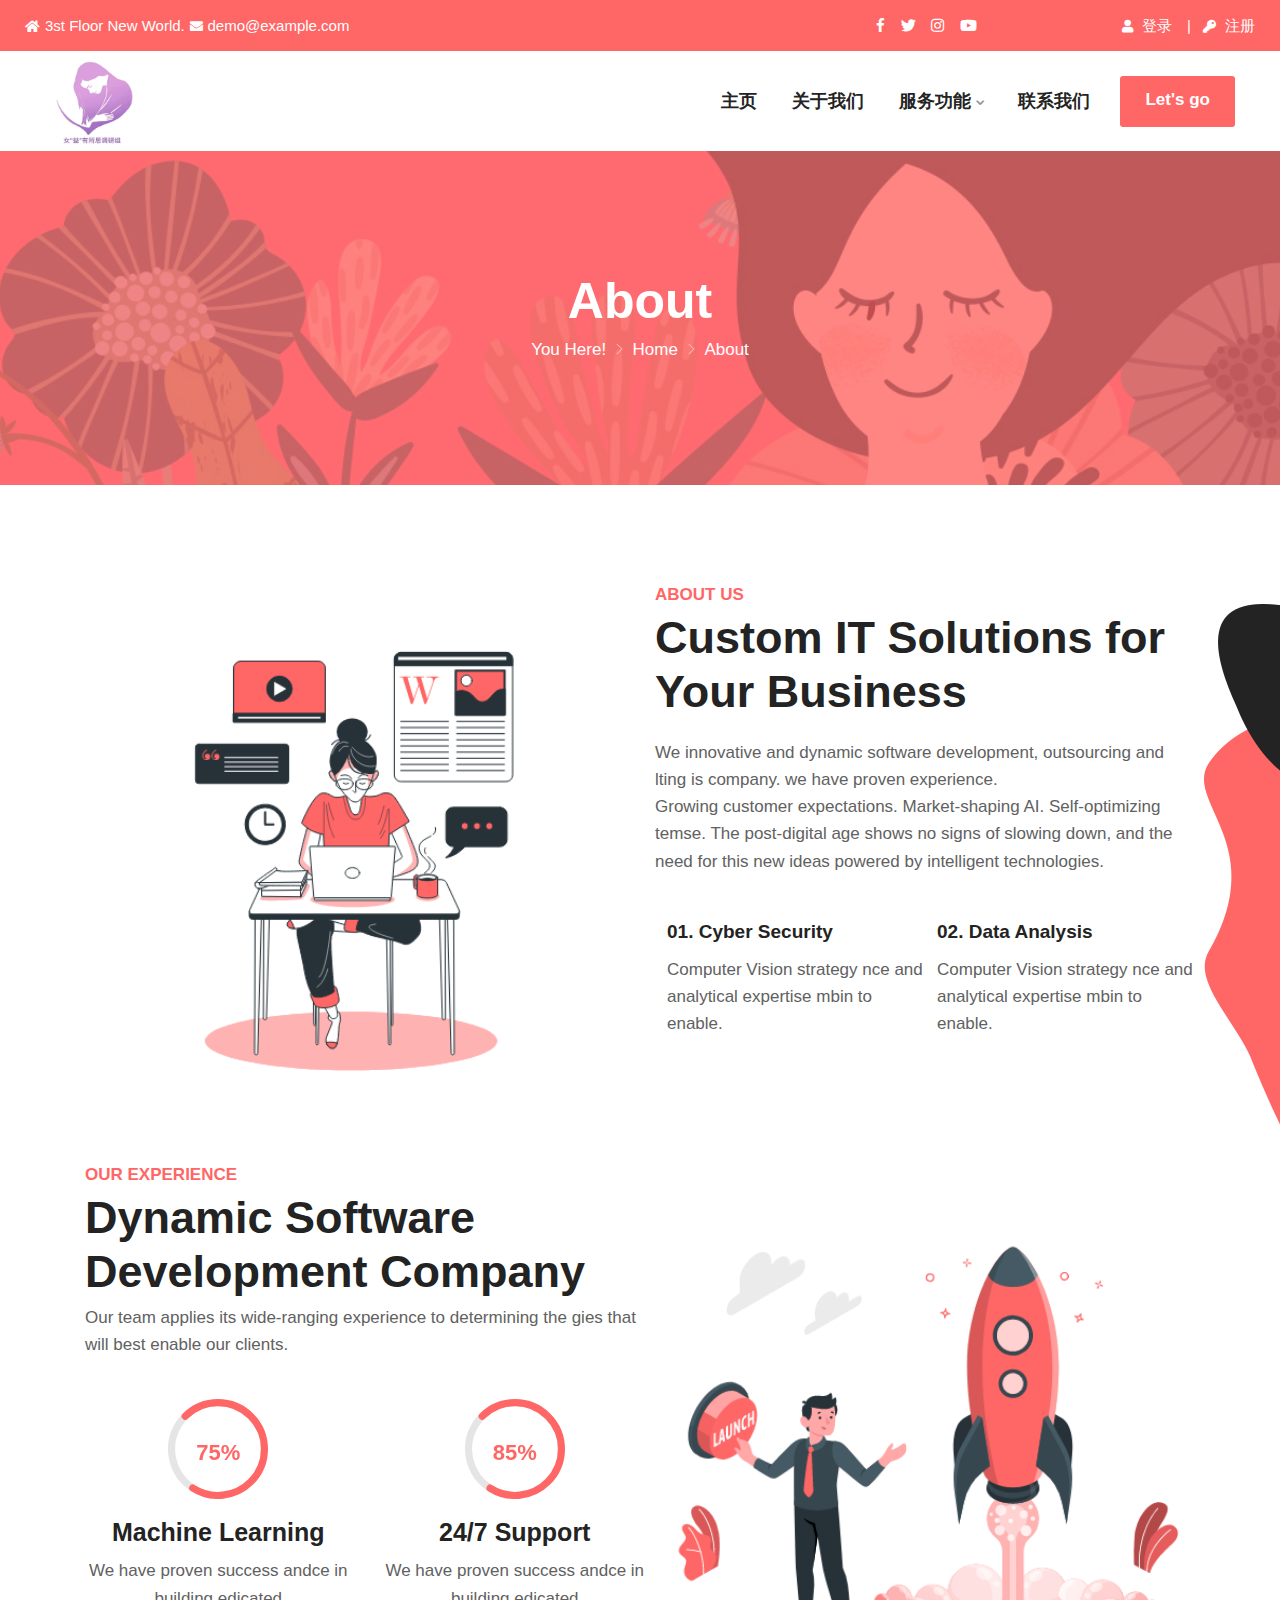
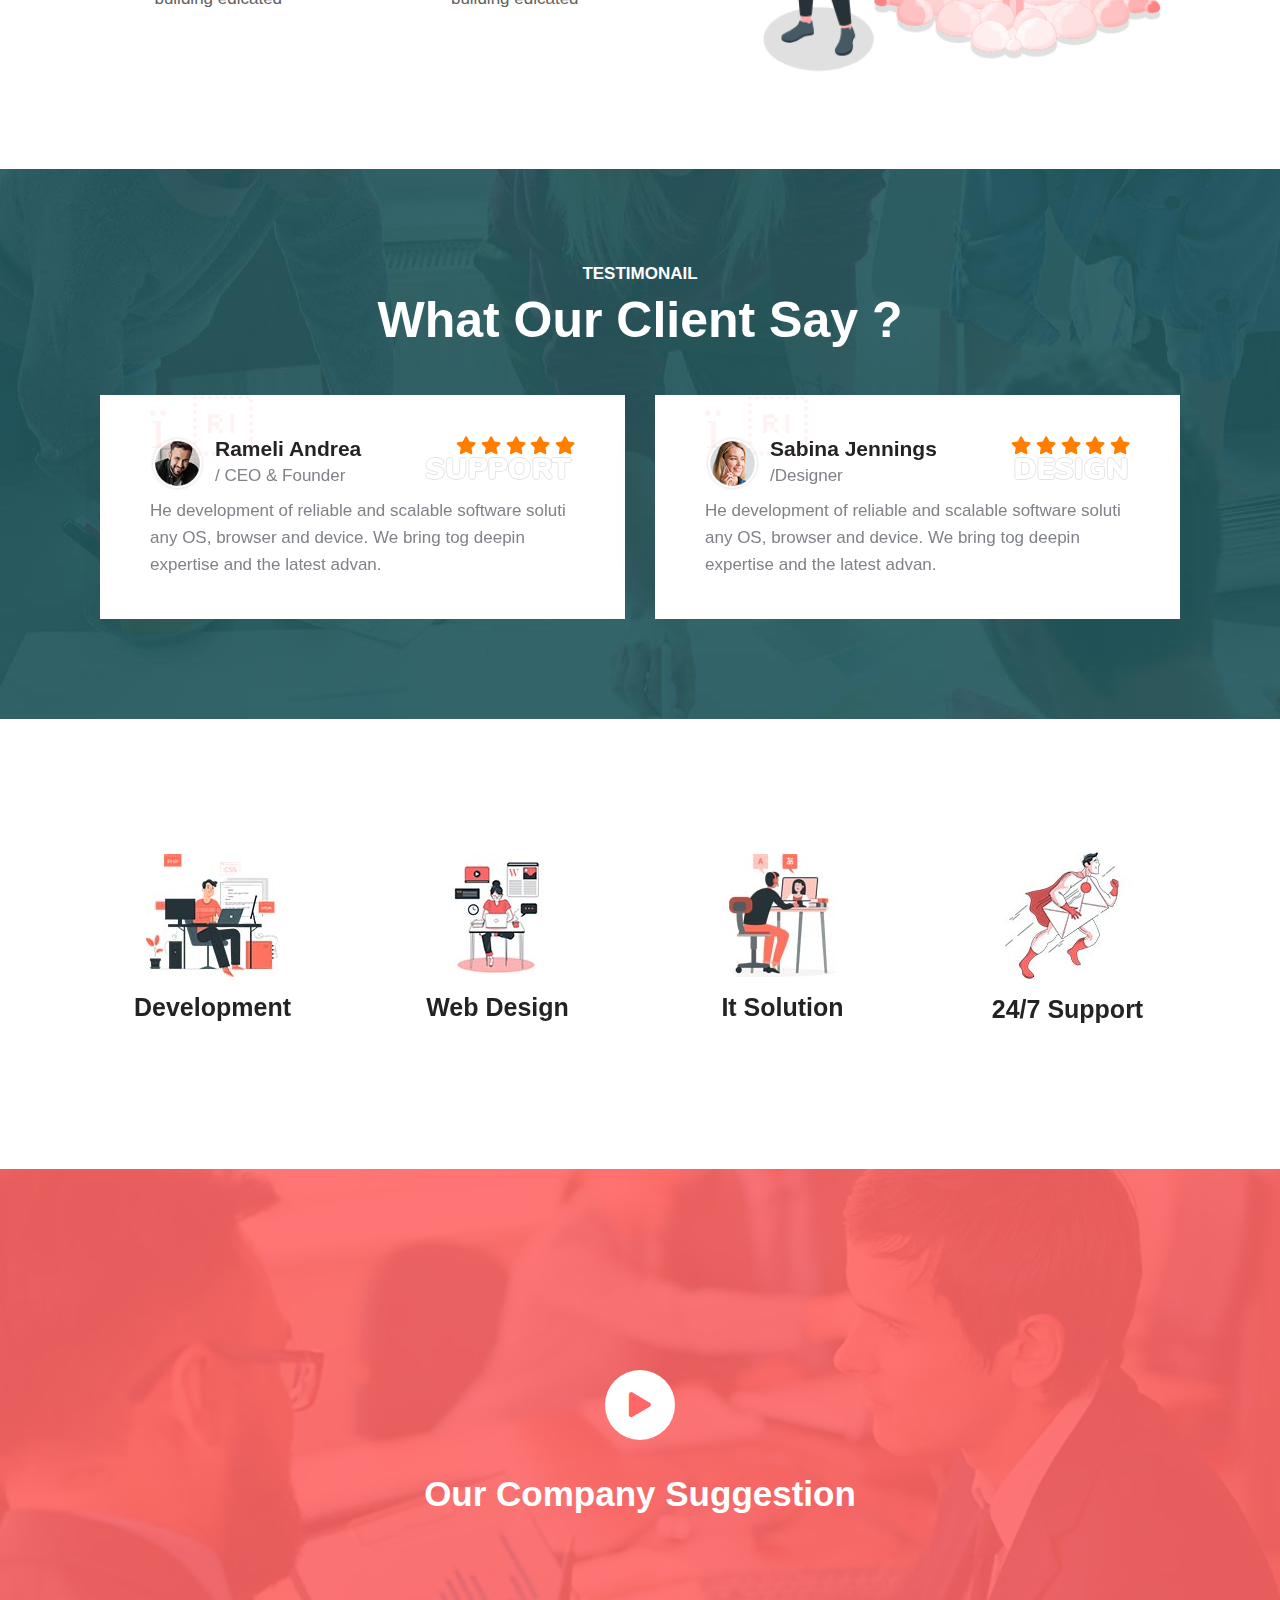
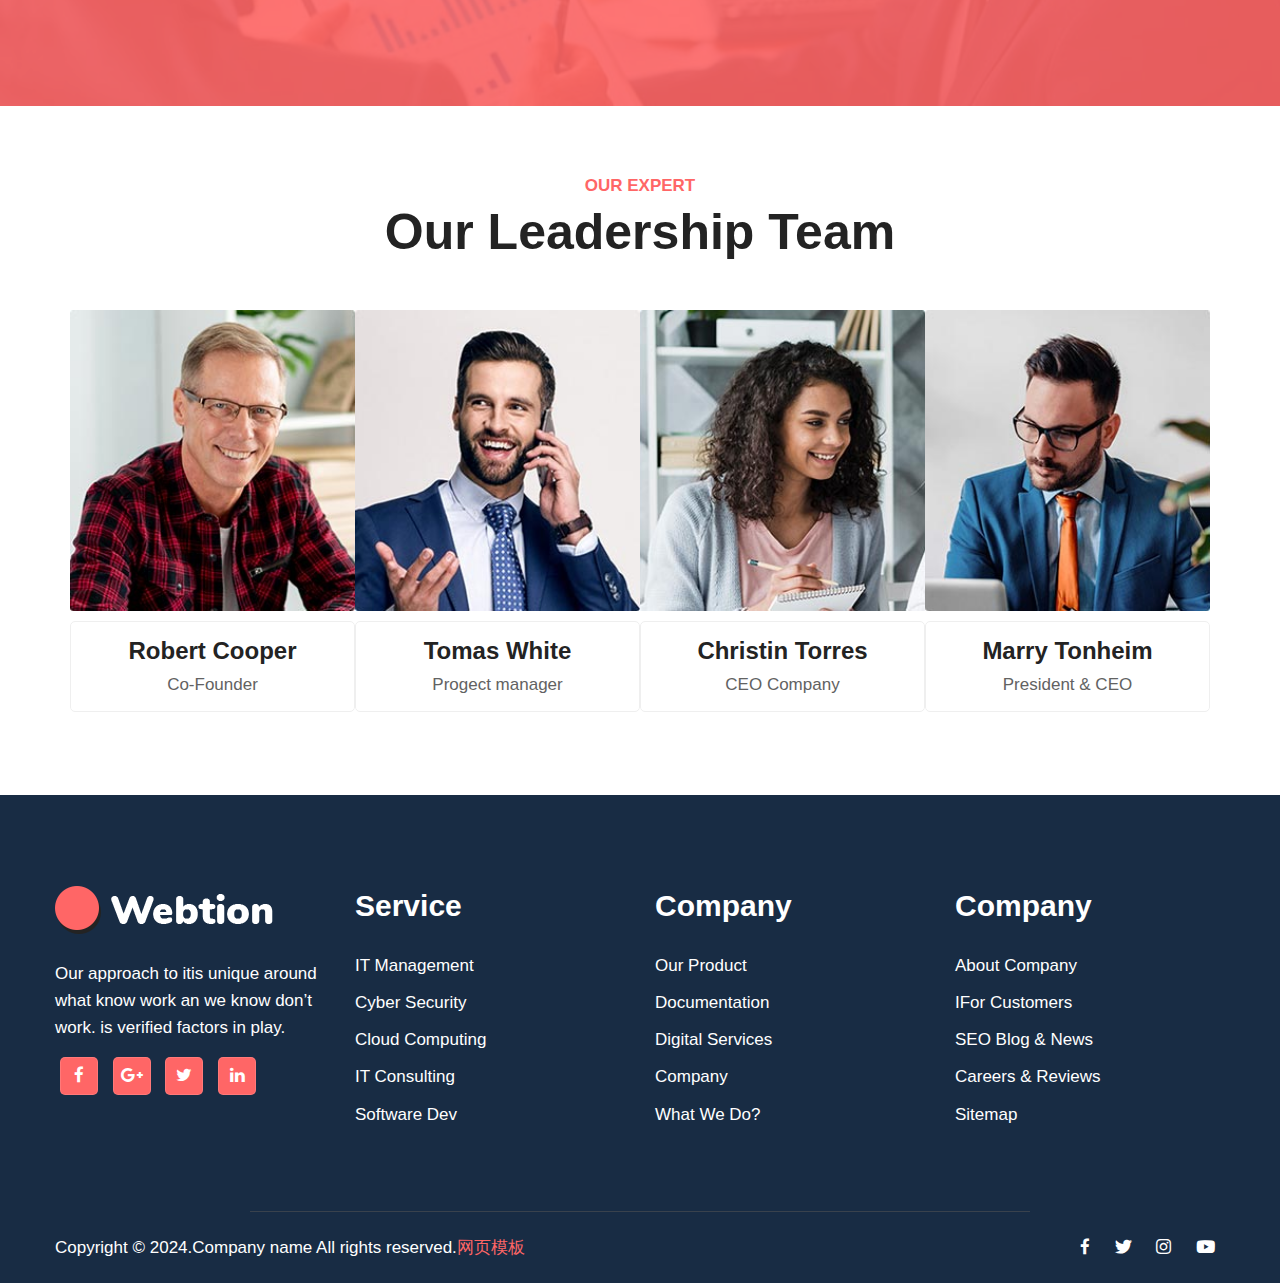
<file: about_us.html>
<!DOCTYPE html>
<html lang="en-US">
   <head>
      <title>女“益”有所思</title>
      <meta charset="utf-8">
      <meta name="format-detection" content="telephone=no">
      <meta name="viewport" content="width=device-width, height=device-height, initial-scale=1.0,  user-scalable=0">
      <meta http-equiv="X-UA-Compatible" content="IE=Edge">
      <meta name="keywords" content=" web design html template">
      <meta name="date" content="Dec 26">
      <!-- Favicon Icon -->
      
      <link rel="stylesheet" type="text/css" href="static/css/bootstrap.min.css">
      <link rel="stylesheet" type="text/css" href="static/css/venobox.css">
      <link rel="stylesheet" type="text/css" href="static/css/plugin_theme_css.css">
      <link rel="stylesheet" type="text/css" href="static/css/style.css">
      <link rel="stylesheet" type="text/css" href="static/css/responsive.css">
      <link rel="stylesheet" type="text/css" href="static/css/new_css.css">
      <!-- modernizr js -->
      <script src="static/js/modernizr-2.8.3.min.js"></script>
   </head>
   <body>
   <div class="em40_header_area_main">
      <div class="webtion-header-top">
         <div class="container-fluid">
            <div class="row">
               <div class="col-lg-8 col-md-7 col-sm-12">
                  <div class="top-address menu_17">
                     <p>
                        <span><i class="fas fa-home"></i>3st Floor New World.</span>
                        <a href="#"><i class="fas fa-envelope"></i>demo@example.com</a>
                     </p>
                  </div>
               </div>
               <div class="col-lg-2 col-md-1 col-sm-12">
                  <div class="top-right-menu ">
                     <ul class="social-icons text-left menu_17 text_m_right ">
                        <li><a href="#"><i class="fa fa-facebook-f"></i></a></li>
                        <li><a href="#"><i class="fab fa-twitter"></i></a></li>
                        <li><a href="#"><i class="fab fa-instagram"></i></a></li>
                        <li><a href="#"><i class="fab fa-youtube"></i></a></li>
                     </ul>
                  </div>
               </div>
               <div class="col-lg-2 col-md-4 col-sm-12">
                  <div class="top-address em-login text-right text_m_center">
                     <p>
                        <a href="#"><i class="fas fa-user"></i> 登录</a>
                        <a href="#"><i class="fas fa-key"></i> 注册</a>
                     </p>
                  </div>
               </div>
            </div>
         </div>
      </div>
      <div class="webtion-main-menu one_page hidden-xs hidden-sm witr_h_h10">
         <div class="webtion_nav_area scroll_fixed postfix">
            <div class="container-fluid">
               <div class="row logo-left">
                  <div class="col-md-2 col-sm-2 col-xs-2">
                     <div class="logo">
                        <a class="main_sticky_main_l" href="" title="textril">
                           <img src="static/picture/logo_wo1.jpg" alt="textril" class="logo_wo1">
                        </a>
                        <a class="main_sticky_l" href="" title="textril">
                           <img src="static/picture/logo2.png" alt="textril">
                        </a>
                     </div>
                  </div>
                  <!-- MAIN MENU -->
                  <div class="col-md-10 col-sm-10 col-xs-10 tx_menu_together">
                     <nav class="webtion_menu main-search-menu">
                        <ul class="sub-menu">
                           <li>
                              <a href="index.html">主页</a>
                           </li>
                           <li><a href="about.html">关于我们</a></li>
                           <!--                              <li class="menu-item-has-children">-->
                           <!--                                 <a href="#">Solution</a>-->
                           <!--                                 <ul class="sub-menu">-->
                           <!--                                    <li><a href="it_solution.html">IT Solution</a></li>-->
                           <!--                                    <li><a href="managed_it_services.html">Managed IT Services</a></li>-->
                           <!--                                    <li><a href="business_solutions.html">Business Solutions</a></li>-->
                           <!--                                    <li><a href="industries_it.html">Industries IT</a></li>-->
                           <!--                                 </ul>-->
                           <!--                              </li>-->
                           <!--							  <li class="menu-item-has-children">-->
                           <!--                                 <a href="#">Page</a>-->
                           <!--                                 <ul class="sub-menu">-->
                           <!--									<li class="menu-item-has-children">-->
                           <!--										<a href="#">Elements</a>-->
                           <!--										<ul class="sub-menu">-->
                           <!--											<li><a href="service_box.html">Service Box</a></li>-->
                           <!--											<li><a href="feature_box.html">Feature Box</a></li>-->
                           <!--											<li><a href="testimonial.html">Testimonial</a></li>-->
                           <!--											<li><a href="countdown.html">Countdown</a></li>-->
                           <!--											<li><a href="counter.html">Counter</a></li>-->
                           <!--											<li><a href="pricing.html">Pricing</a></li>-->
                           <!--											<li><a href="typography.html">Typography</a></li>-->
                           <!--											<li><a href="skill.html">Skill</a></li>-->
                           <!--											<li><a href="custom_icon_list.html">Custom Icon List</a></li>-->
                           <!--											<li><a href="coming_soon.html">Coming Soon</a></li>-->
                           <!--										</ul>-->
                           <!--									</li>-->
                           <!--                                    <li><a href="why_choose.html">Why Choose Us</a></li>-->
                           <!--									<li class="menu-item-has-children">-->
                           <!--										<a href="#">Portfolio</a>-->
                           <!--										<ul class="sub-menu">-->
                           <!--											<li><a href="portfolio_2column.html">Portfolio 2Column</a></li>-->
                           <!--											<li><a href="portfolio_3column.html">Portfolio 3Column</a></li>-->
                           <!--											<li><a href="portfolio_4column.html">Portfolio 4Column</a></li>-->
                           <!--										</ul>-->
                           <!--									</li>-->
                           <!--                                    <li><a href="service_style.html">Service Style</a></li>-->
                           <!--									<li class="menu-item-has-children">-->
                           <!--										<a href="#">Team</a>-->
                           <!--										<ul class="sub-menu">-->
                           <!--											<li><a href="team_1.html">Team 1</a></li>-->
                           <!--											<li><a href="team_2.html">Team 2</a></li>-->
                           <!--											<li><a href="team_3.html">Team 3</a></li>-->
                           <!--											<li><a href="single_team.html">Single Team</a></li>-->
                           <!--										</ul>-->
                           <!--									</li>-->
                           <!--                                    <li><a href="tab_page.html">Tab Page</a></li>-->
                           <!--                                    <li><a href="faq_page.html">Faq Page</a></li>-->
                           <!--                                 </ul>-->
                           <!--                              </li>-->
                           <li class="menu-item-has-children">
                              <a href="#">服务功能</a>
                              <ul class="sub-menu">
                                 <li><a href="service_mode.html">服务模式</a></li>
                                 <li><a href="data_visual.html">数据可视化</a></li>
                                 <li><a href="sick.html">疾病介绍与预防</a></li>
                              </ul>
                           </li>
                           <li><a href="contact_us.html">联系我们</a></li>
                        </ul>
                     </nav>
                     <div class="donate-btn-header">
                        <a class="dtbtn" href="#">Let's go</a>
                     </div>
                  </div>
               </div>
            </div>
         </div>
      </div>
   </div>
      <!-- mobile menu -->
      <div class="mobile_logo_area">
         <div class="container">
            <div class="row">
               <div class="col-12">
                  <div class="mobilemenu_con">
                     <div class="mobile_menu_logo text-center">
                        <a href="index.html" title="webtion">
                        <img src="static/picture/logo1.png" alt="webtion">
                        </a>
                     </div>
                     <div class="mobile_menu_option">
                        <div class="mobile_menu_o mobile_opicon">
                           <i class="icofont-navigation-menu openclass"></i>
                        </div>
                        <div class="mobile_menu_inner mobile_p">
                           <div class="mobile_menu_content">
                              <div class="mobile_menu_logo text-center">
                                 <a href="index.html" title="webtion">
                                 <img src="static/picture/logo1.png" alt="webtion">
                                 </a>
                              </div>
                              <div class="menu_area mobile-menu">
                                 <nav class="webtion_menu">
                                    <ul class="sub-menu">
                                       <li class="menu-item-has-children">
                                          <a href="#">Home</a>
                                          <ul class="sub-menu">
                                             <li><a href="index.html">Home Page One</a></li>
                                             <li><a href="index_2.html">Home Page Two</a></li>
                                             <li><a href="video_page.html">Home Video Page</a></li>
                                             <li><a href="landing_page.html">Home One Page</a></li>
                                          </ul>
                                       </li>
                                       <li><a href="">About</a></li>
                                       <li class="menu-item-has-children">
                                          <a href="#">Solution</a>
                                          <ul class="sub-menu">
                                             <li><a href="it_solution.html">IT Solution</a></li>
                                             <li><a href="managed_it_services.html">Managed IT Services</a></li>
                                             <li><a href="business_solutions.html">Business Solutions</a></li>
                                             <li><a href="industries_it.html">Industries IT</a></li>
                                          </ul>
                                       </li>
                                       <li class="menu-item-has-children">
                                          <a href="#">Page</a>
                                          <ul class="sub-menu">
                                             <li class="menu-item-has-children">
                                                <a href="#">Elements</a>
                                                <ul class="sub-menu">
                                                   <li><a href="service_box.html">Service Box</a></li>
                                                   <li><a href="feature_box.html">Feature Box</a></li>
                                                   <li><a href="testimonial.html">Testimonial</a></li>
                                                   <li><a href="countdown.html">Countdown</a></li>
                                                   <li><a href="counter.html">Counter</a></li>
                                                   <li><a href="pricing.html">Pricing</a></li>
                                                   <li><a href="typography.html">Typography</a></li>
                                                   <li><a href="skill.html">Skill</a></li>
                                                   <li><a href="custom_icon_list.html">Custom Icon List</a></li>
                                                   <li><a href="coming_soon.html">Coming Soon</a></li>
                                                </ul>
                                             </li>
                                             <li><a href="why_choose.html">Why Choose Us</a></li>
                                             <li class="menu-item-has-children">
                                                <a href="#">Portfolio</a>
                                                <ul class="sub-menu">
                                                   <li><a href="portfolio_2column.html">Portfolio 2Column</a></li>
                                                   <li><a href="portfolio_3column.html">Portfolio 3Column</a></li>
                                                   <li><a href="portfolio_4column.html">Portfolio 4Column</a></li>
                                                </ul>
                                             </li>
                                             <li><a href="service_style.html">Service Style</a></li>
                                             <li class="menu-item-has-children">
                                                <a href="#">Team</a>
                                                <ul class="sub-menu">
                                                   <li><a href="team_1.html">Team 1</a></li>
                                                   <li><a href="team_2.html">Team 2</a></li>
                                                   <li><a href="team_3.html">Team 3</a></li>
                                                   <li><a href="single_team.html">Single Team</a></li>
                                                </ul>
                                             </li>
                                             <li><a href="tab_page.html">Tab Page</a></li>
                                             <li><a href="faq_page.html">Faq Page</a></li>
                                          </ul>
                                       </li>
                                       <li class="menu-item-has-children">
                                          <a href="#">Blog</a>
                                          <ul class="sub-menu">
                                             <li><a href="service_mode.html">Blog Grid</a></li>
                                             <li><a href="data_visual.html">Blog Left Sidebar</a></li>
                                             <li><a href="sick.html">Blog Right Sidebar</a></li>
                                          </ul>
                                       </li>
                                       <li><a href="contact_us.html">Contact</a></li>
                                    </ul>
                                 </nav>
                              </div>
                              <div class="mobile_menu_o mobile_cicon">
                                 <i class="icofont-close closeclass"></i>
                              </div>
                           </div>
                        </div>
                        <div class="mobile_overlay"></div>
                     </div>
                  </div>
               </div>
            </div>
         </div>
      </div>
      <!-- End Mobile Menu -->
      <!-- breadcumb area -->
      <div class="breadcumb-area">
         <div class="container">
            <div class="row">
               <div class="col-md-12 txtc  text-center ccase">
                  <div class="brpt">
                     <h2>About</h2>
                  </div>
                  <div class="breadcumb-inner">
                     <ul>
                        <li>You here! <i class="icofont-thin-right"></i></li>
                        <li><a href="#">Home</a></li>
                        <li><i class="icofont-thin-right"></i></li>
                        <li><span class="current">About</span></li>
                     </ul>
                  </div>
               </div>
            </div>
         </div>
      </div>
      <!-- End breadcumb area -->
      <!-- about area -->
      <div class="wb_ab_area ab_page_ab">
         <div class="container">
            <div class="row">
               <div class="col-lg-6 col-md-6">
                  <div class="wb_img_area">
                     <div class="single_image_area">
                        <div class="single_image">
                           <img src="static/picture/about.gif" alt="image">
                        </div>
                     </div>
                  </div>
               </div>
               <div class="col-lg-6 col-md-6">
                  <div class="if_ab_witr">
                     <div class="witr_text_widget">
                        <div class="witr_text_widget_inner">
                           <h1>About Us</h1>
                           <h2>Custom IT Solutions for Your Business</h2>
                           <p>We innovative and dynamic software development, outsourcing and lting is company. we have proven experience.<br> Growing customer expectations. Market-shaping AI. Self-optimizing temse. The post-digital age shows no signs of slowing down, and the need for this new ideas powered by intelligent technologies.</p>
                        </div>
                     </div>
                     <div class="ab_bttm_cont">
                        <div class="em-service2 sleft all_color_service">
                           <div class="em_service_content ">
                              <div class="em_single_service_text">
                                 <div class="text_box">
                                    <div class="service_top_text">
                                       <div class="em-service-icon">
                                       </div>
                                    </div>
                                    <div class="em-service-inner">
                                       <div class="em-service-title">
                                          <h3>01. Cyber Security </h3>
                                       </div>
                                       <div class="em-service-desc">
                                          <p>Computer Vision strategy nce and analytical expertise mbin to enable. </p>
                                       </div>
                                    </div>
                                 </div>
                              </div>
                           </div>
                        </div>
                        <div class="em-service2 sleft all_color_service">
                           <div class="em_service_content ">
                              <div class="em_single_service_text">
                                 <div class="text_box">
                                    <div class="service_top_text">
                                       <div class="em-service-icon">
                                       </div>
                                    </div>
                                    <div class="em-service-inner">
                                       <div class="em-service-title">
                                          <h3>02. Data Analysis</h3>
                                       </div>
                                       <div class="em-service-desc">
                                          <p>Computer Vision strategy nce and analytical expertise mbin to enable. </p>
                                       </div>
                                    </div>
                                 </div>
                              </div>
                           </div>
                        </div>
                     </div>
                  </div>
               </div>
            </div>
         </div>
      </div>
      <!-- circle area -->
      <div class="wb_cir_area ab_page_cir">
         <div class="container">
            <div class="row">
               <div class="col-lg-6 col-md-6">
                  <div class="cir_left">
                     <div class="witr_text_widget">
                        <div class="witr_text_widget_inner">
                           <h1>Our Experience</h1>
                           <h2>Dynamic Software Development Company</h2>
                           <p>Our team applies its wide-ranging experience to determining the gies that will best enable our clients.</p>
                        </div>
                     </div>
                     <div class="row">
                        <div class="col-lg-6">
                           <div class="witr_circle_area">
                              <div class="witr_cp_class witr_id1">
                                 <span class="witr_cir_text">75%</span>
                              </div>
                              <div class="witr_circle_title">
                                 <h3>Machine Learning </h3>
                              </div>
                              <p>We have proven success andce in building edicated </p>
                           </div>
                        </div>
                        <div class="col-lg-6">
                           <div class="witr_circle_area">
                              <div class="witr_cp_class witr_id1">
                                 <span class="witr_cir_text">85%</span>
                              </div>
                              <div class="witr_circle_title">
                                 <h3>24/7 Support</h3>
                              </div>
                              <p>We have proven success andce in building edicated </p>
                           </div>
                        </div>
                     </div>
                  </div>
               </div>
               <div class="col-lg-6 col-md-6">
                  <div class="cir_witr">
                     <div class="single_image_area">
                        <div class="single_image">
                           <img src="static/picture/exprence.gif" alt="image">
                        </div>
                     </div>
                  </div>
               </div>
            </div>
         </div>
      </div>
      <!-- testimonial area -->
      <div class="wb_test_area">
         <div class="container">
            <div class="row">
               <div class="col-lg-12">
                  <div class="witr_section_title">
                     <div class="witr_section_title_inner text-center">
                        <h2>Testimonail</h2>
                        <h3>What Our Client Say ? </h3>
                     </div>
                  </div>
                  <div class="test_active tshover">
                     <!-- 1 single testimonial -->
                     <div class="witr_testi_itemt testi-width all_color_testimonial">
                        <div class="em_single_testimonial">
                           <div class="em_testi_logo">
                              <div class="em_testilogo_inner">
                                 <img src="static/picture/tes1.png" alt="image">	
                              </div>
                           </div>
                           <div class="em_test_thumb test-part">
                              <img src="static/picture/te1.png" alt="image">									
                           </div>
                           <div class="witr_testi_box">
                              <div class="em_testi_title">
                                 <h2>Rameli Andrea <span>/ CEO & Founder</span></h2>
                              </div>
                              <div class="test-part witr_test_3">
                                 <ul>
                                    <li>
                                       <div class="em_crating">
                                          <i class="fas fa-star active"></i>
                                          <i class="fas fa-star active"></i>
                                          <i class="fas fa-star active"></i>
                                          <i class="fas fa-star active"></i>
                                          <i class="fas fa-star active"></i>
                                       </div>
                                    </li>
                                 </ul>
                              </div>
                              <div class="em_testi_content">
                                 <div class="em_testi_text">
                                    <p>He development of reliable and scalable software soluti any OS, browser and device. We bring tog deepin expertise and the latest advan.</p>
                                 </div>
                              </div>
                           </div>
                        </div>
                     </div>
                     <!-- 2 single testimonial -->
                     <div class="witr_testi_itemt testi-width all_color_testimonial">
                        <div class="em_single_testimonial">
                           <div class="em_testi_logo">
                              <div class="em_testilogo_inner">
                                 <img src="static/picture/tes2.png" alt="image">	
                              </div>
                           </div>
                           <div class="em_test_thumb test-part">
                              <img src="static/picture/te2.png" alt="image">									
                           </div>
                           <div class="witr_testi_box">
                              <div class="em_testi_title">
                                 <h2>Sabina Jennings <span>/Designer</span></h2>
                              </div>
                              <div class="test-part witr_test_3">
                                 <ul>
                                    <li>
                                       <div class="em_crating">
                                          <i class="fas fa-star active"></i>
                                          <i class="fas fa-star active"></i>
                                          <i class="fas fa-star active"></i>
                                          <i class="fas fa-star active"></i>
                                          <i class="fas fa-star active"></i>
                                       </div>
                                    </li>
                                 </ul>
                              </div>
                              <div class="em_testi_content">
                                 <div class="em_testi_text">
                                    <p>He development of reliable and scalable software soluti any OS, browser and device. We bring tog deepin expertise and the latest advan.</p>
                                 </div>
                              </div>
                           </div>
                        </div>
                     </div>
                     <!-- 3 single testimonial -->
                     <div class="witr_testi_itemt testi-width all_color_testimonial">
                        <div class="em_single_testimonial">
                           <div class="em_testi_logo">
                              <div class="em_testilogo_inner">
                                 <img src="static/picture/tes1.png" alt="image">	
                              </div>
                           </div>
                           <div class="em_test_thumb test-part">
                              <img src="static/picture/te1.png" alt="image">									
                           </div>
                           <div class="witr_testi_box">
                              <div class="em_testi_title">
                                 <h2>Chicana males <span>/ CEO & Founder</span></h2>
                              </div>
                              <div class="test-part witr_test_3">
                                 <ul>
                                    <li>
                                       <div class="em_crating">
                                          <i class="fas fa-star active"></i>
                                          <i class="fas fa-star active"></i>
                                          <i class="fas fa-star active"></i>
                                          <i class="fas fa-star active"></i>
                                          <i class="fas fa-star active"></i>
                                       </div>
                                    </li>
                                 </ul>
                              </div>
                              <div class="em_testi_content">
                                 <div class="em_testi_text">
                                    <p>He development of reliable and scalable software soluti any OS, browser and device. We bring tog deepin expertise and the latest advan.</p>
                                 </div>
                              </div>
                           </div>
                        </div>
                     </div>
                     <!-- 4 single testimonial -->
                     <div class="witr_testi_itemt testi-width all_color_testimonial">
                        <div class="em_single_testimonial">
                           <div class="em_testi_logo">
                              <div class="em_testilogo_inner">
                                 <img src="static/picture/tes2.png" alt="image">	
                              </div>
                           </div>
                           <div class="em_test_thumb test-part">
                              <img src="static/picture/te2.png" alt="image">									
                           </div>
                           <div class="witr_testi_box">
                              <div class="em_testi_title">
                                 <h2>David miller <span>/Designer</span></h2>
                              </div>
                              <div class="test-part witr_test_3">
                                 <ul>
                                    <li>
                                       <div class="em_crating">
                                          <i class="fas fa-star active"></i>
                                          <i class="fas fa-star active"></i>
                                          <i class="fas fa-star active"></i>
                                          <i class="fas fa-star active"></i>
                                          <i class="fas fa-star active"></i>
                                       </div>
                                    </li>
                                 </ul>
                              </div>
                              <div class="em_testi_content">
                                 <div class="em_testi_text">
                                    <p>He development of reliable and scalable software soluti any OS, browser and device. We bring tog deepin expertise and the latest advan.</p>
                                 </div>
                              </div>
                           </div>
                        </div>
                     </div>
                  </div>
               </div>
            </div>
         </div>
      </div>
      <!-- 3d area -->
      <div class="wb_3d_area ab_page_3d">
         <div class="container">
            <div class="row">
               <!-- 1 single item -->
               <div class="col-lg-3 col-md-6">
                  <div class="witr_skill_3d witr_skill_con_3d">
                     <div class="witr_single_skill_3d all_skill_color text-center">
                        <!-- fontent -->
                        <div class="witr_skill_front_3d">
                           <div class="witr_skill_position">
                              <div class="witr_skill_content_3d">
                                 <div class="witr_skill_thumb_3d">
                                    <img src="static/picture/sk1.jpg" alt="image">
                                 </div>
                                 <h3>Development </h3>
                              </div>
                           </div>
                        </div>
                        <!-- bekend -->
                        <div class="witr_skill_back_3d">
                           <div class="witr_skill_position">
                              <div class="witr_skill_content_3d">
                                 <h4 class="counter">95</h4>
                                 <span>%</span>
                                 <h3>Development </h3>
                                 <p>See to the integrity and security of your medical is records design </p>
                              </div>
                           </div>
                        </div>
                     </div>
                  </div>
               </div>
               <!-- 2 single item -->
               <div class="col-lg-3 col-md-6">
                  <div class="witr_skill_3d witr_skill_con_3d">
                     <div class="witr_single_skill_3d all_skill_color text-center">
                        <!-- fontent -->
                        <div class="witr_skill_front_3d">
                           <div class="witr_skill_position">
                              <div class="witr_skill_content_3d">
                                 <div class="witr_skill_thumb_3d">
                                    <img src="static/picture/sk2.jpg" alt="image">
                                 </div>
                                 <h3>Web Design</h3>
                              </div>
                           </div>
                        </div>
                        <!-- bekend -->
                        <div class="witr_skill_back_3d">
                           <div class="witr_skill_position">
                              <div class="witr_skill_content_3d">
                                 <h4 class="counter">98</h4>
                                 <span>%</span>
                                 <h3>Web Design</h3>
                                 <p>See to the integrity and security of your medical is records design </p>
                              </div>
                           </div>
                        </div>
                     </div>
                  </div>
               </div>
               <!-- 3 single item -->
               <div class="col-lg-3 col-md-6">
                  <div class="witr_skill_3d witr_skill_con_3d">
                     <div class="witr_single_skill_3d all_skill_color text-center">
                        <!-- fontent -->
                        <div class="witr_skill_front_3d">
                           <div class="witr_skill_position">
                              <div class="witr_skill_content_3d">
                                 <div class="witr_skill_thumb_3d">
                                    <img src="static/picture/sk3.jpg" alt="image">
                                 </div>
                                 <h3>It Solution</h3>
                              </div>
                           </div>
                        </div>
                        <!-- bekend -->
                        <div class="witr_skill_back_3d">
                           <div class="witr_skill_position">
                              <div class="witr_skill_content_3d">
                                 <h4 class="counter">95</h4>
                                 <span>%</span>
                                 <h3>It Solution</h3>
                                 <p>See to the integrity and security of your medical is records design </p>
                              </div>
                           </div>
                        </div>
                     </div>
                  </div>
               </div>
               <!-- 4 single item -->
               <div class="col-lg-3 col-md-6">
                  <div class="witr_skill_3d witr_skill_con_3d">
                     <div class="witr_single_skill_3d all_skill_color text-center">
                        <!-- fontent -->
                        <div class="witr_skill_front_3d">
                           <div class="witr_skill_position">
                              <div class="witr_skill_content_3d">
                                 <div class="witr_skill_thumb_3d">
                                    <img src="static/picture/sk4.jpg" alt="image">
                                 </div>
                                 <h3>24/7 Support</h3>
                              </div>
                           </div>
                        </div>
                        <!-- bekend -->
                        <div class="witr_skill_back_3d">
                           <div class="witr_skill_position">
                              <div class="witr_skill_content_3d">
                                 <h4 class="counter">100</h4>
                                 <span>%</span>
                                 <h3>24/7 Support</h3>
                                 <p>See to the integrity and security of your medical is records design </p>
                              </div>
                           </div>
                        </div>
                     </div>
                  </div>
               </div>
            </div>
         </div>
      </div>
      <!-- video area -->
      <div class="h2_vd_area">
         <div class="container">
            <div class="row">
               <div class="col-lg-12">
                  <div class="video-part">
                     <div class="video-overlay witr_all_color_v">
                        <div class="video-item text-center">
                           <a class="video-popup video-vemo-icon venobox vbox-item" data-vbtype="youtube" data-autoplay="true" href="#">
                           <i class="fas fa-play"></i>											
                           </a>
                           <h3>Our Company Suggestion </h3>
                        </div>
                     </div>
                  </div>
               </div>
            </div>
         </div>
      </div>
      <!-- team area -->
      <div class="wb_team_area">
         <div class="container">
            <div class="row">
               <div class="col-lg-12">
                  <div class="witr_section_title">
                     <div class="witr_section_title_inner text-center">
                        <h2>Our Expert</h2>
                        <h3>Our Leadership Team </h3>
                     </div>
                  </div>
               </div>
               <!-- 1 single team -->
               <div class="col-lg-3 col-md-6 witr_all_pd0">
                  <div class="witr_team_part all_color_team">
                     <div class="witr_team_sec_3">
                        <div class="witr_team_thumb3">
                           <img src="static/picture/t1.jpg" alt="image">	
                           <div class="witr_team_top all_team_icon_o_color">
                              <ul>
                                 <li>
                                    <a href="#"><i class="fa fa-facebook-f"></i></a>		
                                    <a href="#"><i class="fab fa-instagram"></i></a>		
                                    <a href="#"><i class="fab fa-twitter"></i></a>		
                                 </li>
                              </ul>
                           </div>
                        </div>
                        <div class="witr_team_content3 all_content_bg_color">
                           <h5>Robert Cooper </h5>
                           <span>Co-Founder </span>	
                        </div>
                     </div>
                  </div>
               </div>
               <!-- 2 single team -->
               <div class="col-lg-3 col-md-6 witr_all_pd0">
                  <div class="witr_team_part all_color_team">
                     <div class="witr_team_sec_3">
                        <div class="witr_team_thumb3">
                           <img src="static/picture/t2.jpg" alt="image">	
                           <div class="witr_team_top all_team_icon_o_color">
                              <ul>
                                 <li>
                                    <a href="#"><i class="fa fa-facebook-f"></i></a>		
                                    <a href="#"><i class="fab fa-instagram"></i></a>		
                                    <a href="#"><i class="fab fa-twitter"></i></a>		
                                 </li>
                              </ul>
                           </div>
                        </div>
                        <div class="witr_team_content3 all_content_bg_color">
                           <h5>Tomas White</h5>
                           <span>Progect manager</span>	
                        </div>
                     </div>
                  </div>
               </div>
               <!-- 3 single team -->
               <div class="col-lg-3 col-md-6 witr_all_pd0">
                  <div class="witr_team_part all_color_team">
                     <div class="witr_team_sec_3">
                        <div class="witr_team_thumb3">
                           <img src="static/picture/t3.jpg" alt="image">	
                           <div class="witr_team_top all_team_icon_o_color">
                              <ul>
                                 <li>
                                    <a href="#"><i class="fa fa-facebook-f"></i></a>		
                                    <a href="#"><i class="fab fa-instagram"></i></a>		
                                    <a href="#"><i class="fab fa-twitter"></i></a>		
                                 </li>
                              </ul>
                           </div>
                        </div>
                        <div class="witr_team_content3 all_content_bg_color">
                           <h5>Christin Torres</h5>
                           <span>CEO Company</span>	
                        </div>
                     </div>
                  </div>
               </div>
               <!-- 4 single team -->
               <div class="col-lg-3 col-md-6 witr_all_pd0">
                  <div class="witr_team_part all_color_team">
                     <div class="witr_team_sec_3">
                        <div class="witr_team_thumb3">
                           <img src="static/picture/t4.jpg" alt="image">	
                           <div class="witr_team_top all_team_icon_o_color">
                              <ul>
                                 <li>
                                    <a href="#"><i class="fa fa-facebook-f"></i></a>		
                                    <a href="#"><i class="fab fa-instagram"></i></a>		
                                    <a href="#"><i class="fab fa-twitter"></i></a>		
                                 </li>
                              </ul>
                           </div>
                        </div>
                        <div class="witr_team_content3 all_content_bg_color">
                           <h5>Marry Tonheim</h5>
                           <span>President & CEO</span>	
                        </div>
                     </div>
                  </div>
               </div>
            </div>
         </div>
      </div>
      <!-- footer area -->
      <div class="witrfm_area">
         <div class="footer-middle">
            <div class="container">
               <div class="row">
                  <div class="col-sm-12 col-md-6 col-lg-3">
                     <div class="widget widget_webtion_description_widget">
                        <div class="webtion-description-area">
                           <a href="#">
                           <img src="static/picture/logo2.png" alt="image">
                           </a>
                           <p>Our approach to itis unique around what
                              know work an we know don’t work. is
                              verified factors in play.
                           </p>
                           <p class="phone"><a href="#"> </a></p>
                           <div class="social-icons">
                              <a><i class="fa fa-facebook"></i></a>
                              <a><i class="fa fa-google-plus"></i></a>
                              <a><i class="fa fa-twitter"></i></a>
                              <a><i class="fa fa-linkedin"></i></a>
                           </div>
                        </div>
                     </div>
                  </div>
                  <div class="col-sm-12 col-md-6 col-lg-3">
                     <div class="widget widget_meta">
                        <h2 class="widget-title">Service</h2>
                        <ul>
                           <li><a href="#">IT Management</a></li>
                           <li><a href="#">Cyber Security</a></li>
                           <li><a href="#">Cloud Computing</a></li>
                           <li><a href="#">IT Consulting</a></li>
                           <li><a href="#">Software Dev</a></li>
                        </ul>
                     </div>
                  </div>
                  <div class="col-sm-12 col-md-6 col-lg-3">
                     <div class="widget widget_meta">
                        <h2 class="widget-title">Company</h2>
                        <ul>
                           <li><a href="#">Our Product</a></li>
                           <li><a href="#">Documentation</a></li>
                           <li><a href="#">Digital Services</a></li>
                           <li><a href="#">Company</a></li>
                           <li><a href="#">What We Do?</a></li>
                        </ul>
                     </div>
                  </div>
                  <div class="col-sm-12 col-md-6 col-lg-3">
                     <div class="widget widget_meta">
                        <h2 class="widget-title">Company</h2>
                        <ul>
                           <li><a href="#">About Company</a></li>
                           <li><a href="#">IFor Customers</a></li>
                           <li><a href="#">SEO Blog & News</a></li>
                           <li><a href="#">Careers & Reviews</a></li>
                           <li><a href="#">Sitemap</a></li>
                        </ul>
                     </div>
                  </div>
               </div>
            </div>
         </div>
         <!-- END FOOTER MIDDLE AREA -->
         <div class="footer-bottom">
            <div class="container">
               <div class="row">
                  <div class="col-lg-6 col-md-6 col-sm-12">
                     <div class="copy-right-text text-left">
                        <p>Copyright &copy; 2024.Company name All rights reserved.<a target="_blank" href="https://sc.chinaz.com/moban/">&#x7F51;&#x9875;&#x6A21;&#x677F;</a></p>
                     </div>
                  </div>
                  <div class="col-lg-6 col-md-6 col-sm-12">
                     <div class="footer-menu">
                        <ul class="text-right">
                           <li><a href="#"><i class="fa fa-facebook-f"></i></a></li>
                           <li><a href="#"><i class="fab fa-twitter"></i></a></li>
                           <li><a href="#"><i class="fab fa-instagram"></i></a></li>
                           <li><a href="#"><i class="fab fa-youtube"></i></a></li>
                        </ul>
                     </div>
                  </div>
               </div>
            </div>
         </div>
      </div>
      <!-- Include All JS -->
      <script src="static/js/jquery-3.5.1.min.js"></script>
      <script src="static/js/bootstrap.min.js"></script>
      <script src="static/js/isotope.pkgd.min.js"></script>
      <script src="static/js/owl.carousel.min.js"></script>
      <script src="static/js/jquery.nivo.slider.pack.js"></script>
      <script src="static/js/slick.min.js"></script>
      <script src="static/js/imagesloaded.pkgd.min.js"></script>
      <script src="static/js/venobox.min.js"></script>
      <script src="static/js/jquery.appear.js"></script>
      <script src="static/js/jquery.knob.js"></script>
      <script src="static/js/theme-pluginjs.js"></script>
      <script src="static/js/jquery.meanmenu.js"></script>
      <script src="static/js/ajax-mail.js"></script>
      <script src="static/js/theme.js"></script>
   </body>
</html>
</file>
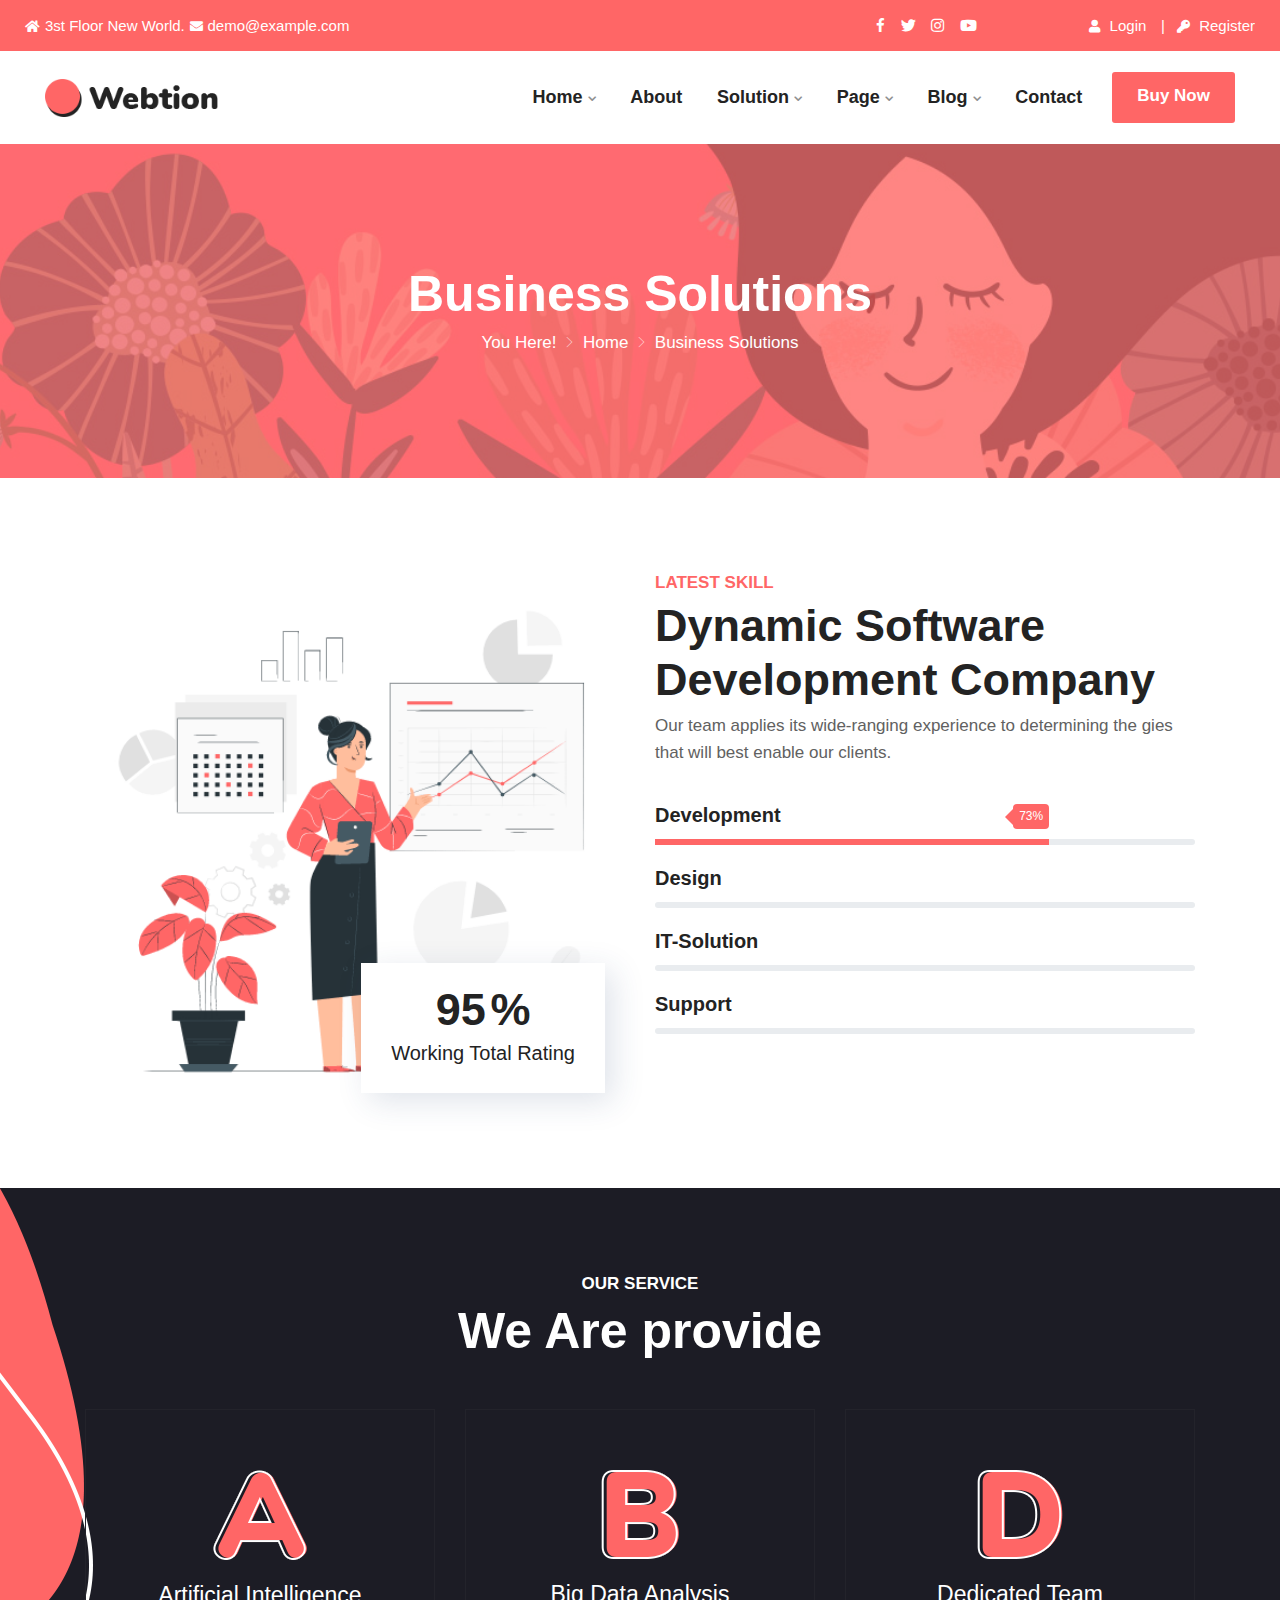
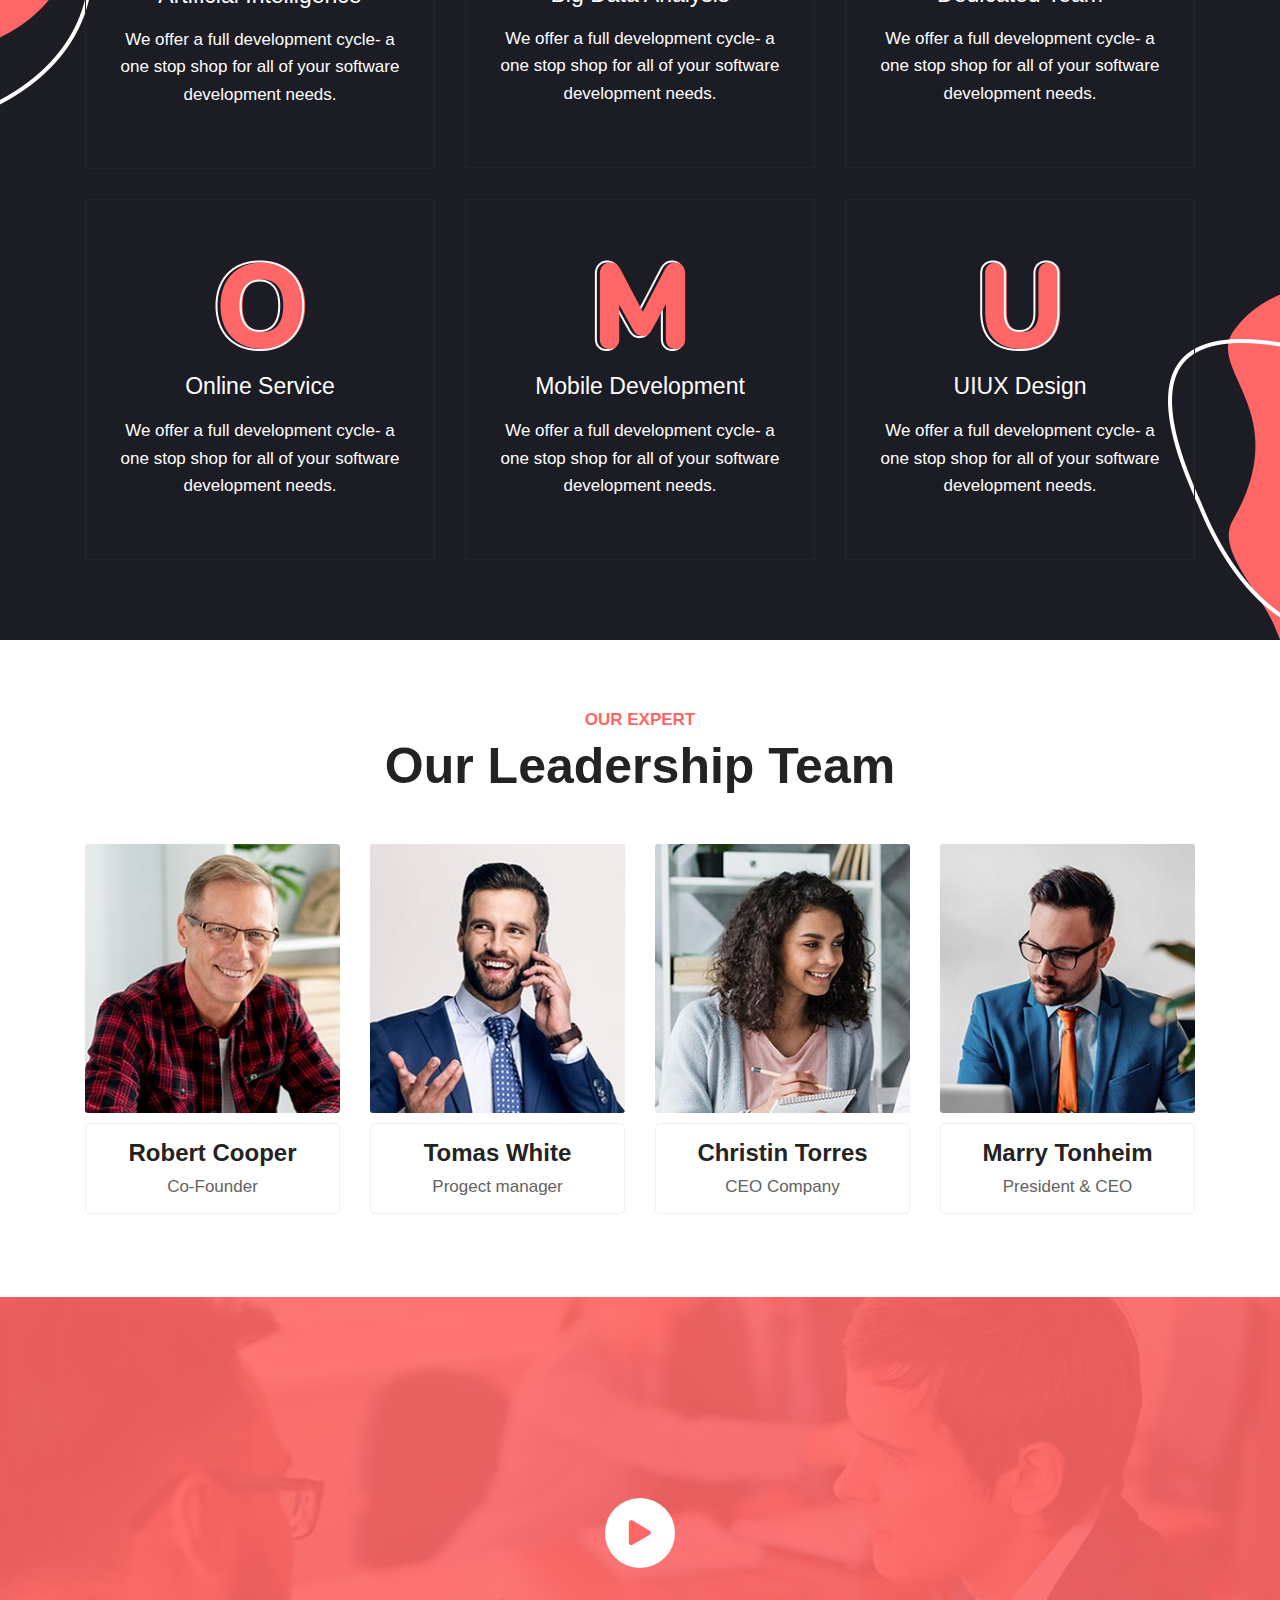
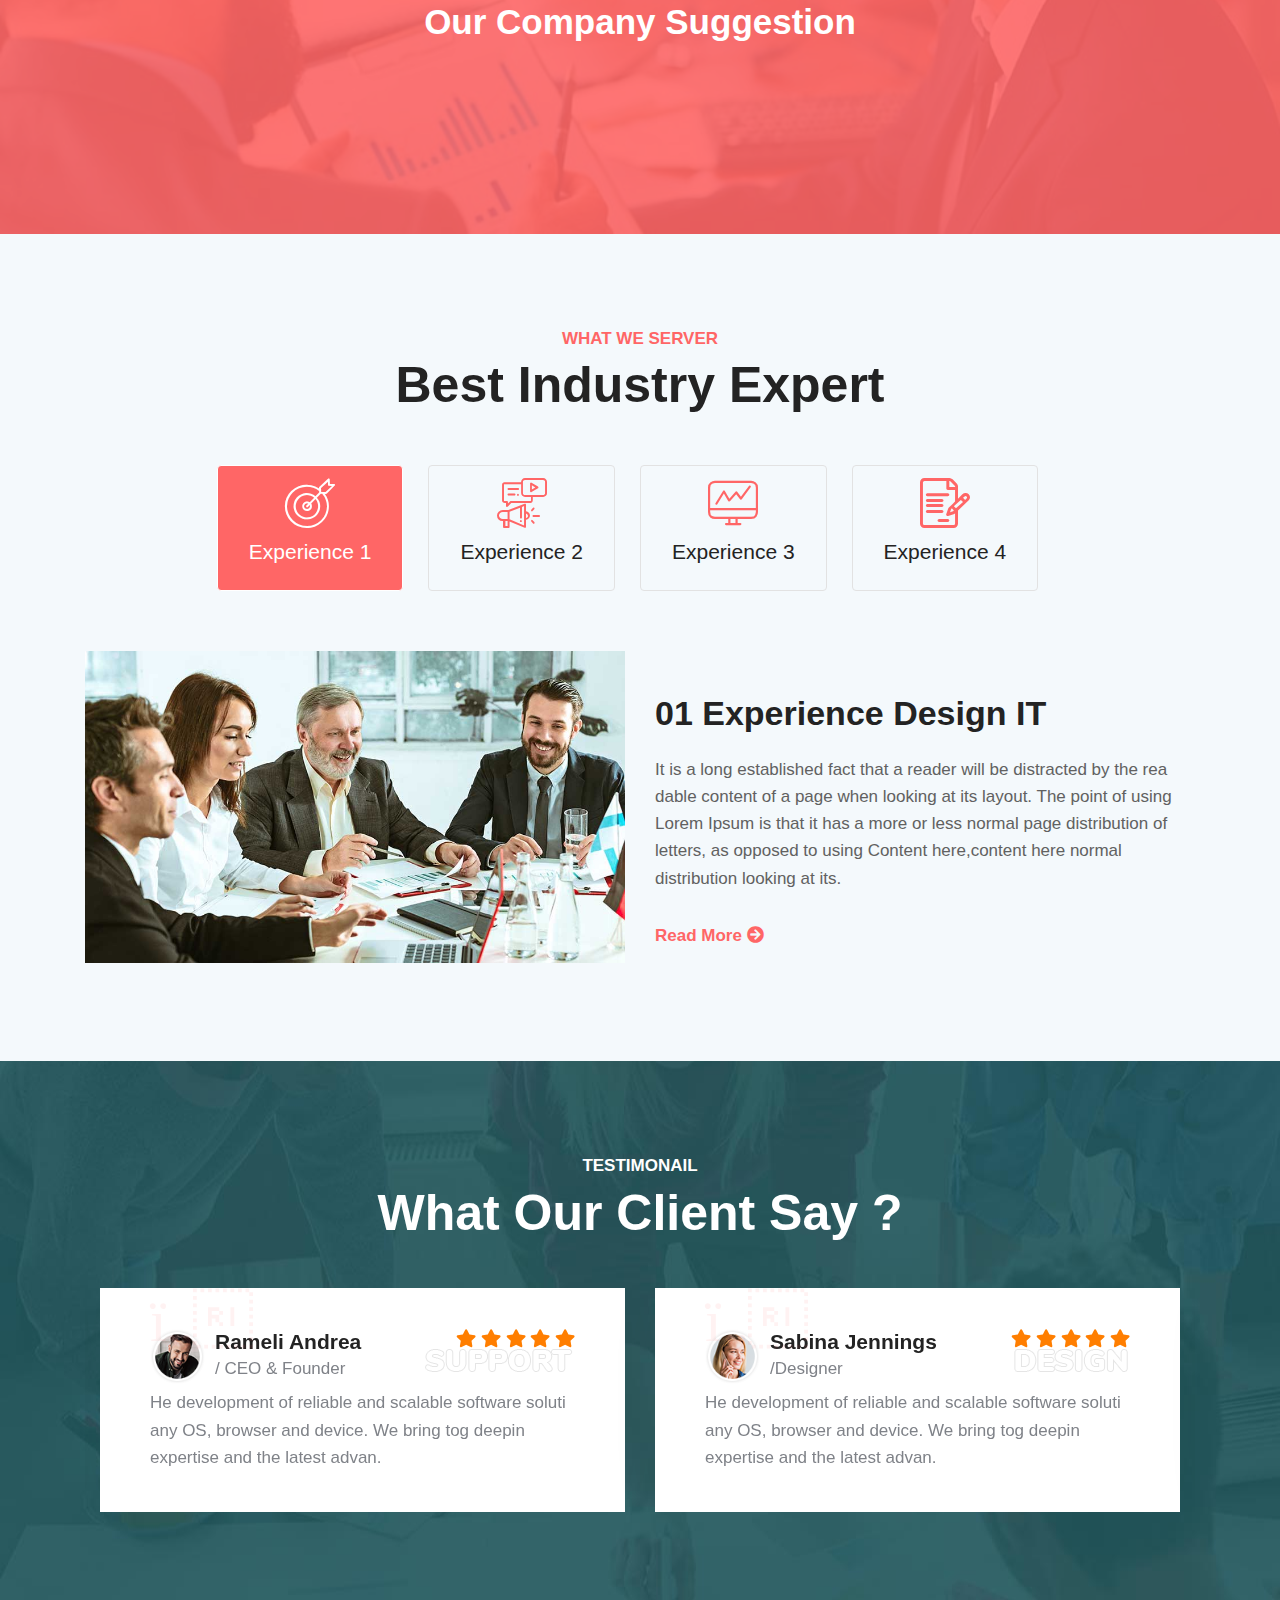
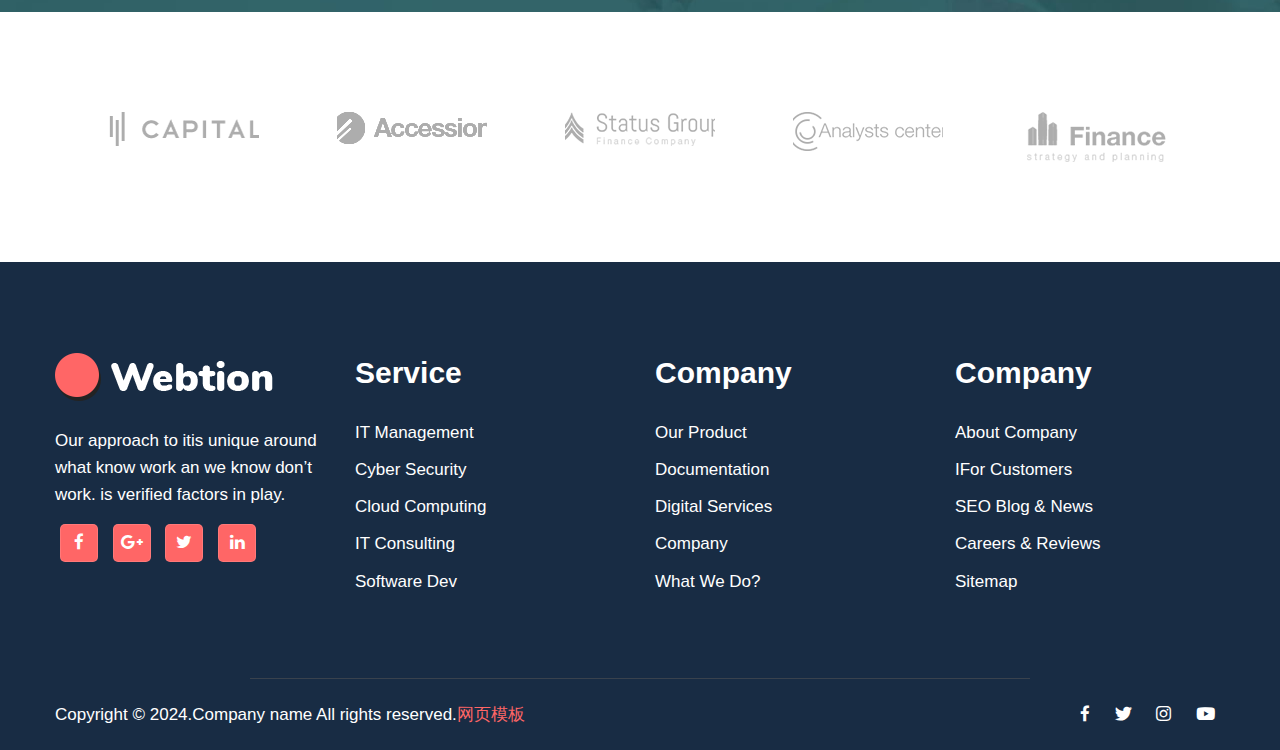
<file: business_solutions.html>
<!DOCTYPE html>
<html lang="en-US">
   <head>
      <title>Webtion – IT Service & Digital Marketing Website Template</title>
      <meta charset="utf-8">
      <meta name="format-detection" content="telephone=no">
      <meta name="viewport" content="width=device-width, height=device-height, initial-scale=1.0,  user-scalable=0">
      <meta http-equiv="X-UA-Compatible" content="IE=Edge">
      <meta name="keywords" content=" web design html template">
      <meta name="date" content="Dec 26">
      <!-- Favicon Icon -->
      
      <link rel="stylesheet" type="text/css" href="static/css/bootstrap.min.css">
      <link rel="stylesheet" type="text/css" href="static/css/venobox.css">
      <link rel="stylesheet" type="text/css" href="static/css/plugin_theme_css.css">
      <link rel="stylesheet" type="text/css" href="static/css/style.css">
      <link rel="stylesheet" type="text/css" href="static/css/responsive.css">
      <!-- modernizr js -->
      <script src="static/js/modernizr-2.8.3.min.js"></script>
   </head>
   <body>
      <div class="em40_header_area_main">
         <div class="webtion-header-top">
            <div class="container-fluid">
               <div class="row">
                  <div class="col-lg-8 col-md-7 col-sm-12">
                     <div class="top-address menu_17">
                        <p>							
                           <span><i class="fas fa-home"></i>3st Floor New World.</span>
                           <a href="#"><i class="fas fa-envelope"></i>demo@example.com</a>
                        </p>
                     </div>
                  </div>
                  <div class="col-lg-2 col-md-1 col-sm-12">
                     <div class="top-right-menu ">
                        <ul class="social-icons text-left menu_17 text_m_right ">
                           <li><a href="#"><i class="fa fa-facebook-f"></i></a></li>
                           <li><a href="#"><i class="fab fa-twitter"></i></a></li>
                           <li><a href="#"><i class="fab fa-instagram"></i></a></li>
                           <li><a href="#"><i class="fab fa-youtube"></i></a></li>
                        </ul>
                     </div>
                  </div>
                  <div class="col-lg-2 col-md-4 col-sm-12">
                     <div class="top-address em-login text-right text_m_center">
                        <p>							
                           <a href="#"><i class="fas fa-user"></i> Login</a>
                           <a href="#"><i class="fas fa-key"></i> Register</a>
                        </p>
                     </div>
                  </div>
               </div>
            </div>
         </div>
         <div class="webtion-main-menu one_page hidden-xs hidden-sm witr_h_h10">
            <div class="webtion_nav_area scroll_fixed postfix">
               <div class="container-fluid">
                  <div class="row logo-left">
                     <div class="col-md-2 col-sm-2 col-xs-2">
                        <div class="logo">
                           <a class="main_sticky_main_l" href="index.html" title="textril">
                           <img src="static/picture/logo1.png" alt="textril">
                           </a>
                           <a class="main_sticky_l" href="index.html" title="textril">
                           <img src="static/picture/logo2.png" alt="textril">
                           </a>
                        </div>
                     </div>
                     <!-- MAIN MENU -->
                     <div class="col-md-10 col-sm-10 col-xs-10 tx_menu_together">
                        <nav class="webtion_menu main-search-menu">
                           <ul class="sub-menu">
                              <li class="menu-item-has-children">
                                 <a href="#">Home</a>
                                 <ul class="sub-menu">
                                    <li><a href="index.html">Home Page One</a></li>
                                    <li><a href="index_2.html">Home Page Two</a></li>
                                    <li><a href="video_page.html">Home Video Page</a></li>
                                    <li><a href="landing_page.html">Home One Page</a></li>
                                 </ul>
                              </li>
                              <li><a href="about_us.html">About</a></li>
                              <li class="menu-item-has-children">
                                 <a href="#">Solution</a>
                                 <ul class="sub-menu">
                                    <li><a href="it_solution.html">IT Solution</a></li>
                                    <li><a href="managed_it_services.html">Managed IT Services</a></li>
                                    <li><a href="">Business Solutions</a></li>
                                    <li><a href="industries_it.html">Industries IT</a></li>
                                 </ul>
                              </li>
                              <li class="menu-item-has-children">
                                 <a href="#">Page</a>
                                 <ul class="sub-menu">
                                    <li class="menu-item-has-children">
                                       <a href="#">Elements</a>
                                       <ul class="sub-menu">
                                          <li><a href="service_box.html">Service Box</a></li>
                                          <li><a href="feature_box.html">Feature Box</a></li>
                                          <li><a href="testimonial.html">Testimonial</a></li>
                                          <li><a href="countdown.html">Countdown</a></li>
                                          <li><a href="counter.html">Counter</a></li>
                                          <li><a href="pricing.html">Pricing</a></li>
                                          <li><a href="typography.html">Typography</a></li>
                                          <li><a href="skill.html">Skill</a></li>
                                          <li><a href="custom_icon_list.html">Custom Icon List</a></li>
                                          <li><a href="coming_soon.html">Coming Soon</a></li>
                                       </ul>
                                    </li>
                                    <li><a href="why_choose.html">Why Choose Us</a></li>
                                    <li class="menu-item-has-children">
                                       <a href="#">Portfolio</a>
                                       <ul class="sub-menu">
                                          <li><a href="portfolio_2column.html">Portfolio 2Column</a></li>
                                          <li><a href="portfolio_3column.html">Portfolio 3Column</a></li>
                                          <li><a href="portfolio_4column.html">Portfolio 4Column</a></li>
                                       </ul>
                                    </li>
                                    <li><a href="service_style.html">Service Style</a></li>
                                    <li class="menu-item-has-children">
                                       <a href="#">Team</a>
                                       <ul class="sub-menu">
                                          <li><a href="team_1.html">Team 1</a></li>
                                          <li><a href="team_2.html">Team 2</a></li>
                                          <li><a href="team_3.html">Team 3</a></li>
                                          <li><a href="single_team.html">Single Team</a></li>
                                       </ul>
                                    </li>
                                    <li><a href="tab_page.html">Tab Page</a></li>
                                    <li><a href="faq_page.html">Faq Page</a></li>
                                 </ul>
                              </li>
                              <li class="menu-item-has-children">
                                 <a href="#">Blog</a>
                                 <ul class="sub-menu">
                                    <li><a href="service_mode.html">Blog Grid</a></li>
                                    <li><a href="data_visual.html">Blog Left Sidebar</a></li>
                                    <li><a href="sick.html">Blog Right Sidebar</a></li>
                                 </ul>
                              </li>
                              <li><a href="contact_us.html">Contact</a></li>
                           </ul>
                        </nav>
                        <div class="donate-btn-header">
                           <a class="dtbtn" href="#">Buy Now</a>	
                        </div>
                     </div>
                  </div>
               </div>
            </div>
         </div>
      </div>
      <!-- mobile menu -->
      <div class="mobile_logo_area">
         <div class="container">
            <div class="row">
               <div class="col-12">
                  <div class="mobilemenu_con">
                     <div class="mobile_menu_logo text-center">
                        <a href="index.html" title="webtion">
                        <img src="static/picture/logo1.png" alt="webtion">
                        </a>
                     </div>
                     <div class="mobile_menu_option">
                        <div class="mobile_menu_o mobile_opicon">
                           <i class="icofont-navigation-menu openclass"></i>
                        </div>
                        <div class="mobile_menu_inner mobile_p">
                           <div class="mobile_menu_content">
                              <div class="mobile_menu_logo text-center">
                                 <a href="index.html" title="webtion">
                                 <img src="static/picture/logo1.png" alt="webtion">
                                 </a>
                              </div>
                              <div class="menu_area mobile-menu">
                                 <nav class="webtion_menu">
                                    <ul class="sub-menu">
                                       <li class="menu-item-has-children">
                                          <a href="#">Home</a>
                                          <ul class="sub-menu">
                                             <li><a href="index.html">Home Page One</a></li>
                                             <li><a href="index_2.html">Home Page Two</a></li>
                                             <li><a href="video_page.html">Home Video Page</a></li>
                                             <li><a href="landing_page.html">Home One Page</a></li>
                                          </ul>
                                       </li>
                                       <li><a href="about_us.html">About</a></li>
                                       <li class="menu-item-has-children">
                                          <a href="#">Solution</a>
                                          <ul class="sub-menu">
                                             <li><a href="it_solution.html">IT Solution</a></li>
                                             <li><a href="managed_it_services.html">Managed IT Services</a></li>
                                             <li><a href="">Business Solutions</a></li>
                                             <li><a href="industries_it.html">Industries IT</a></li>
                                          </ul>
                                       </li>
                                       <li class="menu-item-has-children">
                                          <a href="#">Page</a>
                                          <ul class="sub-menu">
                                             <li class="menu-item-has-children">
                                                <a href="#">Elements</a>
                                                <ul class="sub-menu">
                                                   <li><a href="service_box.html">Service Box</a></li>
                                                   <li><a href="feature_box.html">Feature Box</a></li>
                                                   <li><a href="testimonial.html">Testimonial</a></li>
                                                   <li><a href="countdown.html">Countdown</a></li>
                                                   <li><a href="counter.html">Counter</a></li>
                                                   <li><a href="pricing.html">Pricing</a></li>
                                                   <li><a href="typography.html">Typography</a></li>
                                                   <li><a href="skill.html">Skill</a></li>
                                                   <li><a href="custom_icon_list.html">Custom Icon List</a></li>
                                                   <li><a href="coming_soon.html">Coming Soon</a></li>
                                                </ul>
                                             </li>
                                             <li><a href="why_choose.html">Why Choose Us</a></li>
                                             <li class="menu-item-has-children">
                                                <a href="#">Portfolio</a>
                                                <ul class="sub-menu">
                                                   <li><a href="portfolio_2column.html">Portfolio 2Column</a></li>
                                                   <li><a href="portfolio_3column.html">Portfolio 3Column</a></li>
                                                   <li><a href="portfolio_4column.html">Portfolio 4Column</a></li>
                                                </ul>
                                             </li>
                                             <li><a href="service_style.html">Service Style</a></li>
                                             <li class="menu-item-has-children">
                                                <a href="#">Team</a>
                                                <ul class="sub-menu">
                                                   <li><a href="team_1.html">Team 1</a></li>
                                                   <li><a href="team_2.html">Team 2</a></li>
                                                   <li><a href="team_3.html">Team 3</a></li>
                                                   <li><a href="single_team.html">Single Team</a></li>
                                                </ul>
                                             </li>
                                             <li><a href="tab_page.html">Tab Page</a></li>
                                             <li><a href="faq_page.html">Faq Page</a></li>
                                          </ul>
                                       </li>
                                       <li class="menu-item-has-children">
                                          <a href="#">Blog</a>
                                          <ul class="sub-menu">
                                             <li><a href="service_mode.html">Blog Grid</a></li>
                                             <li><a href="data_visual.html">Blog Left Sidebar</a></li>
                                             <li><a href="sick.html">Blog Right Sidebar</a></li>
                                          </ul>
                                       </li>
                                       <li><a href="contact_us.html">Contact</a></li>
                                    </ul>
                                 </nav>
                              </div>
                              <div class="mobile_menu_o mobile_cicon">
                                 <i class="icofont-close closeclass"></i>
                              </div>
                           </div>
                        </div>
                        <div class="mobile_overlay"></div>
                     </div>
                  </div>
               </div>
            </div>
         </div>
      </div>
      <!-- End Mobile Menu -->
      <!-- breadcumb area -->
      <div class="breadcumb-area">
         <div class="container">
            <div class="row">
               <div class="col-md-12 txtc  text-center ccase">
                  <div class="brpt">
                     <h2>Business Solutions</h2>
                  </div>
                  <div class="breadcumb-inner">
                     <ul>
                        <li>You here! <i class="icofont-thin-right"></i></li>
                        <li><a href="#">Home</a></li>
                        <li><i class="icofont-thin-right"></i></li>
                        <li><span class="current">Business Solutions</span></li>
                     </ul>
                  </div>
               </div>
            </div>
         </div>
      </div>
      <!-- End breadcumb area -->
      <!-- skill area -->
      <div class="wb_skill_area">
         <div class="container">
            <div class="row">
               <div class="col-lg-6 col-md-6">
                  <div class="skil_left_img">
                     <div class="single_image_area">
                        <div class="single_image">
                           <img src="static/picture/skill.gif" alt="image">
                        </div>
                     </div>
                     <div class="skl_coun_inner">
                        <div class="witr_counter_single all_counter_color">
                           <div class="witr_counter_number_inn">
                              <h3 class="counter">95 </h3>
                              <span>%</span>
                              <h4>Working Total Rating</h4>
                           </div>
                        </div>
                     </div>
                  </div>
               </div>
               <div class="col-lg-6 col-md-6">
                  <div class="skill_witr">
                     <div class="witr_text_widget">
                        <div class="witr_text_widget_inner">
                           <h1>Latest Skill</h1>
                           <h2>Dynamic Software Development Company</h2>
                           <p>Our team applies its wide-ranging experience to determining the gies that will best enable our clients.</p>
                        </div>
                     </div>
                     <!-- 1 single progress -->
                     <div class="witr_single_progress all_color_bar">
                        <div class="witr_title5">
                           <span class="witr_label">Development </span>	
                        </div>
                        <div class="progress witr_progress-style5">
                           <div class="progress-bar wow fadeInLeft animated" data-wow-duration="1.5s" data-wow-delay="0.2s" style="width: 73%; visibility: visible; animation-duration: 1.5s; animation-delay: 0.2s;">
                              <span class="witr_percent">73%</span>					
                           </div>
                        </div>
                     </div>
                     <!-- 2 single progress -->
                     <div class="witr_single_progress all_color_bar">
                        <div class="witr_title5">
                           <span class="witr_label">Design</span>	
                        </div>
                        <div class="progress witr_progress-style5">
                           <div class="progress-bar wow fadeInLeft animated" data-wow-duration="1.5s" data-wow-delay="0.2s" style="width:82%; visibility: visible; animation-duration: 1.5s; animation-delay: 0.2s;">
                              <span class="witr_percent">82%</span>					
                           </div>
                        </div>
                     </div>
                     <!-- 3 single progress -->
                     <div class="witr_single_progress all_color_bar">
                        <div class="witr_title5">
                           <span class="witr_label">IT-Solution</span>	
                        </div>
                        <div class="progress witr_progress-style5">
                           <div class="progress-bar wow fadeInLeft animated" data-wow-duration="1.5s" data-wow-delay="0.2s" style="width:65%; visibility: visible; animation-duration: 1.5s; animation-delay: 0.2s;">
                              <span class="witr_percent">65%</span>					
                           </div>
                        </div>
                     </div>
                     <!-- 4 single progress -->
                     <div class="witr_single_progress all_color_bar">
                        <div class="witr_title5">
                           <span class="witr_label">Support</span>	
                        </div>
                        <div class="progress witr_progress-style5">
                           <div class="progress-bar wow fadeInLeft animated" data-wow-duration="1.5s" data-wow-delay="0.2s" style="width: 75%; visibility: visible; animation-duration: 1.5s; animation-delay: 0.2s;">
                              <span class="witr_percent">75%</span>					
                           </div>
                        </div>
                     </div>
                  </div>
               </div>
            </div>
         </div>
      </div>
      <!-- service area -->
      <div class="wb_ser_area">
         <div class="container">
            <div class="row">
               <div class="col-lg-12">
                  <div class="witr_section_title">
                     <div class="witr_section_title_inner text-center">
                        <h2>Our Service</h2>
                        <h3>We Are provide</h3>
                     </div>
                  </div>
               </div>
               <!-- 1 single service -->
               <div class="col-lg-4 col-md-6">
                  <div class="witr_single_service3">
                     <div class="witr_service3_box">
                        <div class="witr_service3_icon all_color_s3">
                           <i class="aprova-earth-grid-symbol-and-three-persons"></i>
                           <img src="static/picture/s1.png" alt="image">
                        </div>
                        <div class="witr_service3_content all_color_s3">
                           <h3> <a href="#">Artificial Intelligence </a></h3>
                           <p>We offer a full development cycle- a one stop shop for all of your software development needs. </p>
                        </div>
                     </div>
                  </div>
               </div>
               <!-- 2 single service -->
               <div class="col-lg-4 col-md-6">
                  <div class="witr_single_service3">
                     <div class="witr_service3_box">
                        <div class="witr_service3_icon all_color_s3">
                           <i class="aprova-data "></i>
                           <img src="static/picture/s2.png" alt="image">
                        </div>
                        <div class="witr_service3_content all_color_s3">
                           <h3> <a href="#">Big Data Analysis </a></h3>
                           <p>We offer a full development cycle- a one stop shop for all of your software development needs. </p>
                        </div>
                     </div>
                  </div>
               </div>
               <!-- 3 single service -->
               <div class="col-lg-4 col-md-6">
                  <div class="witr_single_service3">
                     <div class="witr_service3_box">
                        <div class="witr_service3_icon all_color_s3">
                           <i class="aprova-talk "></i>
                           <img src="static/picture/s3.png" alt="image">
                        </div>
                        <div class="witr_service3_content all_color_s3">
                           <h3> <a href="#">Dedicated Team </a></h3>
                           <p>We offer a full development cycle- a one stop shop for all of your software development needs. </p>
                        </div>
                     </div>
                  </div>
               </div>
               <!-- 4 single service -->
               <div class="col-lg-4 col-md-6">
                  <div class="witr_single_service3">
                     <div class="witr_service3_box">
                        <div class="witr_service3_icon all_color_s3">
                           <i class="aprova-startup1"></i>
                           <img src="static/picture/s4.png" alt="image">
                        </div>
                        <div class="witr_service3_content all_color_s3">
                           <h3> <a href="#">Online Service </a></h3>
                           <p>We offer a full development cycle- a one stop shop for all of your software development needs. </p>
                        </div>
                     </div>
                  </div>
               </div>
               <!-- 5 single service -->
               <div class="col-lg-4 col-md-6">
                  <div class="witr_single_service3">
                     <div class="witr_service3_box">
                        <div class="witr_service3_icon all_color_s3">
                           <i class="aprova-screen "></i>
                           <img src="static/picture/s5.png" alt="image">
                        </div>
                        <div class="witr_service3_content all_color_s3">
                           <h3> <a href="#">Mobile Development </a></h3>
                           <p>We offer a full development cycle- a one stop shop for all of your software development needs. </p>
                        </div>
                     </div>
                  </div>
               </div>
               <!-- 6 single service -->
               <div class="col-lg-4 col-md-6">
                  <div class="witr_single_service3">
                     <div class="witr_service3_box">
                        <div class="witr_service3_icon all_color_s3">
                           <i class="aprova-computer "></i>
                           <img src="static/picture/s6.png" alt="image">
                        </div>
                        <div class="witr_service3_content all_color_s3">
                           <h3> <a href="#">UIUX Design </a></h3>
                           <p>We offer a full development cycle- a one stop shop for all of your software development needs. </p>
                        </div>
                     </div>
                  </div>
               </div>
            </div>
         </div>
      </div>
      <!-- team area -->
      <div class="wb_team_area">
         <div class="container">
            <div class="row">
               <div class="col-lg-12">
                  <div class="witr_section_title">
                     <div class="witr_section_title_inner text-center">
                        <h2>Our Expert</h2>
                        <h3>Our Leadership Team </h3>
                     </div>
                  </div>
               </div>
               <!-- 1 single team -->
               <div class="col-lg-3 col-md-6">
                  <div class="witr_team_part all_color_team">
                     <div class="witr_team_sec_3">
                        <div class="witr_team_thumb3">
                           <img src="static/picture/t1.jpg" alt="image">	
                           <div class="witr_team_top all_team_icon_o_color">
                              <ul>
                                 <li>
                                    <a href="#"><i class="fa fa-facebook-f"></i></a>		
                                    <a href="#"><i class="fab fa-instagram"></i></a>		
                                    <a href="#"><i class="fab fa-twitter"></i></a>		
                                 </li>
                              </ul>
                           </div>
                        </div>
                        <div class="witr_team_content3 all_content_bg_color">
                           <h5>Robert Cooper </h5>
                           <span>Co-Founder </span>	
                        </div>
                     </div>
                  </div>
               </div>
               <!-- 2 single team -->
               <div class="col-lg-3 col-md-6">
                  <div class="witr_team_part all_color_team">
                     <div class="witr_team_sec_3">
                        <div class="witr_team_thumb3">
                           <img src="static/picture/t2.jpg" alt="image">	
                           <div class="witr_team_top all_team_icon_o_color">
                              <ul>
                                 <li>
                                    <a href="#"><i class="fa fa-facebook-f"></i></a>		
                                    <a href="#"><i class="fab fa-instagram"></i></a>		
                                    <a href="#"><i class="fab fa-twitter"></i></a>		
                                 </li>
                              </ul>
                           </div>
                        </div>
                        <div class="witr_team_content3 all_content_bg_color">
                           <h5>Tomas White</h5>
                           <span>Progect manager</span>	
                        </div>
                     </div>
                  </div>
               </div>
               <!-- 3 single team -->
               <div class="col-lg-3 col-md-6">
                  <div class="witr_team_part all_color_team">
                     <div class="witr_team_sec_3">
                        <div class="witr_team_thumb3">
                           <img src="static/picture/t3.jpg" alt="image">	
                           <div class="witr_team_top all_team_icon_o_color">
                              <ul>
                                 <li>
                                    <a href="#"><i class="fa fa-facebook-f"></i></a>		
                                    <a href="#"><i class="fab fa-instagram"></i></a>		
                                    <a href="#"><i class="fab fa-twitter"></i></a>		
                                 </li>
                              </ul>
                           </div>
                        </div>
                        <div class="witr_team_content3 all_content_bg_color">
                           <h5>Christin Torres</h5>
                           <span>CEO Company</span>	
                        </div>
                     </div>
                  </div>
               </div>
               <!-- 4 single team -->
               <div class="col-lg-3 col-md-6">
                  <div class="witr_team_part all_color_team">
                     <div class="witr_team_sec_3">
                        <div class="witr_team_thumb3">
                           <img src="static/picture/t4.jpg" alt="image">	
                           <div class="witr_team_top all_team_icon_o_color">
                              <ul>
                                 <li>
                                    <a href="#"><i class="fa fa-facebook-f"></i></a>		
                                    <a href="#"><i class="fab fa-instagram"></i></a>		
                                    <a href="#"><i class="fab fa-twitter"></i></a>		
                                 </li>
                              </ul>
                           </div>
                        </div>
                        <div class="witr_team_content3 all_content_bg_color">
                           <h5>Marry Tonheim</h5>
                           <span>President & CEO</span>	
                        </div>
                     </div>
                  </div>
               </div>
            </div>
         </div>
      </div>
      <!-- video area -->
      <div class="h2_vd_area">
         <div class="container">
            <div class="row">
               <div class="col-lg-12">
                  <div class="video-part">
                     <div class="video-overlay witr_all_color_v">
                        <div class="video-item text-center">
                           <a class="video-popup video-vemo-icon venobox vbox-item" data-vbtype="youtube" data-autoplay="true" href="#">
                           <i class="fas fa-play"></i>											
                           </a>
                           <h3>Our Company Suggestion </h3>
                        </div>
                     </div>
                  </div>
               </div>
            </div>
         </div>
      </div>
      <!-- tab area -->
      <div class="wb_tab_area">
         <div class="container">
            <div class="row">
               <div class="col-lg-12">
                  <div class="witr_section_title">
                     <div class="witr_section_title_inner text-center">
                        <h2>WHAT WE SERVER</h2>
                        <h3>Best Industry Expert</h3>
                     </div>
                  </div>
                  <div class="tab_area">
                     <div class="tab_item text-center">
                        <ul class="nav nav-pills justify-content-center" id="pills-tab" role="tablist">
                           <li class="nav-item">
                              <a class="nav-link active show" data-toggle="pill" href="#tab_1" role="tab"><i class="aprova-objective"></i><span> Experience 1</span></a>
                           </li>
                           <li class="nav-item">
                              <a class="nav-link" data-toggle="pill" href="#tab_2" role="tab"><i class="aprova-digital-marketing"></i><span> Experience 2</span></a>
                           </li>
                           <li class="nav-item">
                              <a class="nav-link" data-toggle="pill" href="#tab_3" role="tab"><i class="aprova-computer"></i><span> Experience 3</span></a>
                           </li>
                           <li class="nav-item">
                              <a class="nav-link" data-toggle="pill" href="#tab_4" role="tab"><i class="aprova-contract"></i><span> Experience 4</span></a>
                           </li>
                        </ul>
                        <div class="tab-content" id="pills-tabContent">
                           <!-- 1 single item -->
                           <div class="tab-pane fade active show" id="tab_1" role="tabpanel">
                              <div class="row margin_top_30">
                                 <div class="col-lg-6 col-md-12 d-none d-sm-none d-md-block">
                                    <div class="em_post_tab_thumb">
                                       <img src="static/picture/tab1.jpg" alt="image">
                                    </div>
                                 </div>
                                 <div class="col-lg-6 col-md-12">
                                    <div class="tab_content text-left margin_top_40">
                                       <h3>01 Experience Design IT</h3>
                                       <p>It is a long established fact that a reader will be distracted by the rea dable content of a page when looking at its layout. The point of using Lorem Ipsum is that it has a more or less normal page distribution of letters, as opposed to using Content here,content here normal distribution looking at its.</p>
                                       <a class="witr_btn_tab" href="# ">Read More<i class="fas fa-arrow-circle-right"></i></a>
                                    </div>
                                 </div>
                              </div>
                           </div>
                           <!-- 2 single item -->
                           <div class="tab-pane fade" id="tab_2" role="tabpanel">
                              <div class="row margin_top_30">
                                 <div class="col-lg-6 col-md-12 d-none d-sm-none d-md-block">
                                    <div class="em_post_tab_thumb">
                                       <img src="static/picture/tab2.jpg" alt="image">
                                    </div>
                                 </div>
                                 <div class="col-lg-6 col-md-12">
                                    <div class="tab_content text-left margin_top_40">
                                       <h3>02 Experience Design IT</h3>
                                       <p>It is a long established fact that a reader will be distracted by the rea dable content of a page when looking at its layout. The point of using Lorem Ipsum is that it has a more or less normal page distribution of letters, as opposed to using Content here,content here normal distribution looking at its.</p>
                                       <a class="witr_btn_tab" href="# ">Read More<i class="fas fa-arrow-circle-right"></i></a>
                                    </div>
                                 </div>
                              </div>
                           </div>
                           <!-- 3 single item -->
                           <div class="tab-pane fade" id="tab_3" role="tabpanel">
                              <div class="row margin_top_30">
                                 <div class="col-lg-6 col-md-12 d-none d-sm-none d-md-block">
                                    <div class="em_post_tab_thumb">
                                       <img src="static/picture/tab3.jpg" alt="image">
                                    </div>
                                 </div>
                                 <div class="col-lg-6 col-md-12">
                                    <div class="tab_content text-left margin_top_40">
                                       <h3>03 Experience Design IT</h3>
                                       <p>It is a long established fact that a reader will be distracted by the rea dable content of a page when looking at its layout. The point of using Lorem Ipsum is that it has a more or less normal page distribution of letters, as opposed to using Content here,content here normal distribution looking at its.</p>
                                       <a class="witr_btn_tab" href="# ">Read More<i class="fas fa-arrow-circle-right"></i></a>
                                    </div>
                                 </div>
                              </div>
                           </div>
                           <!-- 4 single item -->
                           <div class="tab-pane fade" id="tab_4" role="tabpanel">
                              <div class="row margin_top_30">
                                 <div class="col-lg-6 col-md-12 d-none d-sm-none d-md-block">
                                    <div class="em_post_tab_thumb">
                                       <img src="static/picture/tab4.jpg" alt="image">
                                    </div>
                                 </div>
                                 <div class="col-lg-6 col-md-12">
                                    <div class="tab_content text-left margin_top_40">
                                       <h3>04 Experience Design IT</h3>
                                       <p>It is a long established fact that a reader will be distracted by the rea dable content of a page when looking at its layout. The point of using Lorem Ipsum is that it has a more or less normal page distribution of letters, as opposed to using Content here,content here normal distribution looking at its.</p>
                                       <a class="witr_btn_tab" href="# ">Read More<i class="fas fa-arrow-circle-right"></i></a>
                                    </div>
                                 </div>
                              </div>
                           </div>
                        </div>
                     </div>
                  </div>
               </div>
            </div>
         </div>
      </div>
      <!-- testimonial area -->
      <div class="wb_test_area">
         <div class="container">
            <div class="row">
               <div class="col-lg-12">
                  <div class="witr_section_title">
                     <div class="witr_section_title_inner text-center">
                        <h2>Testimonail</h2>
                        <h3>What Our Client Say ? </h3>
                     </div>
                  </div>
                  <div class="test_active tshover">
                     <!-- 1 single testimonial -->
                     <div class="witr_testi_itemt testi-width all_color_testimonial">
                        <div class="em_single_testimonial">
                           <div class="em_testi_logo">
                              <div class="em_testilogo_inner">
                                 <img src="static/picture/tes1.png" alt="image">	
                              </div>
                           </div>
                           <div class="em_test_thumb test-part">
                              <img src="static/picture/te1.png" alt="image">									
                           </div>
                           <div class="witr_testi_box">
                              <div class="em_testi_title">
                                 <h2>Rameli Andrea <span>/ CEO & Founder</span></h2>
                              </div>
                              <div class="test-part witr_test_3">
                                 <ul>
                                    <li>
                                       <div class="em_crating">
                                          <i class="fas fa-star active"></i>
                                          <i class="fas fa-star active"></i>
                                          <i class="fas fa-star active"></i>
                                          <i class="fas fa-star active"></i>
                                          <i class="fas fa-star active"></i>
                                       </div>
                                    </li>
                                 </ul>
                              </div>
                              <div class="em_testi_content">
                                 <div class="em_testi_text">
                                    <p>He development of reliable and scalable software soluti any OS, browser and device. We bring tog deepin expertise and the latest advan.</p>
                                 </div>
                              </div>
                           </div>
                        </div>
                     </div>
                     <!-- 2 single testimonial -->
                     <div class="witr_testi_itemt testi-width all_color_testimonial">
                        <div class="em_single_testimonial">
                           <div class="em_testi_logo">
                              <div class="em_testilogo_inner">
                                 <img src="static/picture/tes2.png" alt="image">	
                              </div>
                           </div>
                           <div class="em_test_thumb test-part">
                              <img src="static/picture/te2.png" alt="image">									
                           </div>
                           <div class="witr_testi_box">
                              <div class="em_testi_title">
                                 <h2>Sabina Jennings <span>/Designer</span></h2>
                              </div>
                              <div class="test-part witr_test_3">
                                 <ul>
                                    <li>
                                       <div class="em_crating">
                                          <i class="fas fa-star active"></i>
                                          <i class="fas fa-star active"></i>
                                          <i class="fas fa-star active"></i>
                                          <i class="fas fa-star active"></i>
                                          <i class="fas fa-star active"></i>
                                       </div>
                                    </li>
                                 </ul>
                              </div>
                              <div class="em_testi_content">
                                 <div class="em_testi_text">
                                    <p>He development of reliable and scalable software soluti any OS, browser and device. We bring tog deepin expertise and the latest advan.</p>
                                 </div>
                              </div>
                           </div>
                        </div>
                     </div>
                     <!-- 3 single testimonial -->
                     <div class="witr_testi_itemt testi-width all_color_testimonial">
                        <div class="em_single_testimonial">
                           <div class="em_testi_logo">
                              <div class="em_testilogo_inner">
                                 <img src="static/picture/tes1.png" alt="image">	
                              </div>
                           </div>
                           <div class="em_test_thumb test-part">
                              <img src="static/picture/te1.png" alt="image">									
                           </div>
                           <div class="witr_testi_box">
                              <div class="em_testi_title">
                                 <h2>Chicana males <span>/ CEO & Founder</span></h2>
                              </div>
                              <div class="test-part witr_test_3">
                                 <ul>
                                    <li>
                                       <div class="em_crating">
                                          <i class="fas fa-star active"></i>
                                          <i class="fas fa-star active"></i>
                                          <i class="fas fa-star active"></i>
                                          <i class="fas fa-star active"></i>
                                          <i class="fas fa-star active"></i>
                                       </div>
                                    </li>
                                 </ul>
                              </div>
                              <div class="em_testi_content">
                                 <div class="em_testi_text">
                                    <p>He development of reliable and scalable software soluti any OS, browser and device. We bring tog deepin expertise and the latest advan.</p>
                                 </div>
                              </div>
                           </div>
                        </div>
                     </div>
                     <!-- 4 single testimonial -->
                     <div class="witr_testi_itemt testi-width all_color_testimonial">
                        <div class="em_single_testimonial">
                           <div class="em_testi_logo">
                              <div class="em_testilogo_inner">
                                 <img src="static/picture/tes2.png" alt="image">	
                              </div>
                           </div>
                           <div class="em_test_thumb test-part">
                              <img src="static/picture/te2.png" alt="image">									
                           </div>
                           <div class="witr_testi_box">
                              <div class="em_testi_title">
                                 <h2>David miller <span>/Designer</span></h2>
                              </div>
                              <div class="test-part witr_test_3">
                                 <ul>
                                    <li>
                                       <div class="em_crating">
                                          <i class="fas fa-star active"></i>
                                          <i class="fas fa-star active"></i>
                                          <i class="fas fa-star active"></i>
                                          <i class="fas fa-star active"></i>
                                          <i class="fas fa-star active"></i>
                                       </div>
                                    </li>
                                 </ul>
                              </div>
                              <div class="em_testi_content">
                                 <div class="em_testi_text">
                                    <p>He development of reliable and scalable software soluti any OS, browser and device. We bring tog deepin expertise and the latest advan.</p>
                                 </div>
                              </div>
                           </div>
                        </div>
                     </div>
                  </div>
               </div>
            </div>
         </div>
      </div>
      <!-- brand area -->
      <div class="wb_brand_area solu_pag_brnd">
         <div class="container">
            <div class="row brand_active">
               <div class="col-lg-12">
                  <div class="slide_items">
                     <a href="#">
                     <img src="static/picture/br1.png" alt="image">
                     </a>
                  </div>
               </div>
               <div class="col-lg-12">
                  <div class="slide_items">
                     <a href="#">
                     <img src="static/picture/br2.png" alt="image">
                     </a>
                  </div>
               </div>
               <div class="col-lg-12">
                  <div class="slide_items">
                     <a href="#">
                     <img src="static/picture/br3.png" alt="image">
                     </a>
                  </div>
               </div>
               <div class="col-lg-12">
                  <div class="slide_items">
                     <a href="#">
                     <img src="static/picture/br4.png" alt="image">
                     </a>
                  </div>
               </div>
               <div class="col-lg-12">
                  <div class="slide_items">
                     <a href="#">
                     <img src="static/picture/br5.png" alt="image">
                     </a>
                  </div>
               </div>
               <div class="col-lg-12">
                  <div class="slide_items">
                     <a href="#">
                     <img src="static/picture/br6.png" alt="image">
                     </a>
                  </div>
               </div>
               <div class="col-lg-12">
                  <div class="slide_items">
                     <a href="#">
                     <img src="static/picture/br1.png" alt="image">
                     </a>
                  </div>
               </div>
            </div>
         </div>
      </div>
      <!-- footer area -->
      <div class="witrfm_area">
         <div class="footer-middle">
            <div class="container">
               <div class="row">
                  <div class="col-sm-12 col-md-6 col-lg-3">
                     <div class="widget widget_webtion_description_widget">
                        <div class="webtion-description-area">
                           <a href="#">
                           <img src="static/picture/logo2.png" alt="image">
                           </a>
                           <p>Our approach to itis unique around what
                              know work an we know don’t work. is
                              verified factors in play.
                           </p>
                           <p class="phone"><a href="#"> </a></p>
                           <div class="social-icons">
                              <a><i class="fa fa-facebook"></i></a>
                              <a><i class="fa fa-google-plus"></i></a>
                              <a><i class="fa fa-twitter"></i></a>
                              <a><i class="fa fa-linkedin"></i></a>
                           </div>
                        </div>
                     </div>
                  </div>
                  <div class="col-sm-12 col-md-6 col-lg-3">
                     <div class="widget widget_meta">
                        <h2 class="widget-title">Service</h2>
                        <ul>
                           <li><a href="#">IT Management</a></li>
                           <li><a href="#">Cyber Security</a></li>
                           <li><a href="#">Cloud Computing</a></li>
                           <li><a href="#">IT Consulting</a></li>
                           <li><a href="#">Software Dev</a></li>
                        </ul>
                     </div>
                  </div>
                  <div class="col-sm-12 col-md-6 col-lg-3">
                     <div class="widget widget_meta">
                        <h2 class="widget-title">Company</h2>
                        <ul>
                           <li><a href="#">Our Product</a></li>
                           <li><a href="#">Documentation</a></li>
                           <li><a href="#">Digital Services</a></li>
                           <li><a href="#">Company</a></li>
                           <li><a href="#">What We Do?</a></li>
                        </ul>
                     </div>
                  </div>
                  <div class="col-sm-12 col-md-6 col-lg-3">
                     <div class="widget widget_meta">
                        <h2 class="widget-title">Company</h2>
                        <ul>
                           <li><a href="#">About Company</a></li>
                           <li><a href="#">IFor Customers</a></li>
                           <li><a href="#">SEO Blog & News</a></li>
                           <li><a href="#">Careers & Reviews</a></li>
                           <li><a href="#">Sitemap</a></li>
                        </ul>
                     </div>
                  </div>
               </div>
            </div>
         </div>
         <!-- END FOOTER MIDDLE AREA -->
         <div class="footer-bottom">
            <div class="container">
               <div class="row">
                  <div class="col-lg-6 col-md-6 col-sm-12">
                     <div class="copy-right-text text-left">
                        <p>Copyright &copy; 2024.Company name All rights reserved.<a target="_blank" href="https://sc.chinaz.com/moban/">&#x7F51;&#x9875;&#x6A21;&#x677F;</a></p>
                     </div>
                  </div>
                  <div class="col-lg-6 col-md-6 col-sm-12">
                     <div class="footer-menu">
                        <ul class="text-right">
                           <li><a href="#"><i class="fa fa-facebook-f"></i></a></li>
                           <li><a href="#"><i class="fab fa-twitter"></i></a></li>
                           <li><a href="#"><i class="fab fa-instagram"></i></a></li>
                           <li><a href="#"><i class="fab fa-youtube"></i></a></li>
                        </ul>
                     </div>
                  </div>
               </div>
            </div>
         </div>
      </div>
      <!-- Include All JS -->
      <script src="static/js/jquery-3.5.1.min.js"></script>
      <script src="static/js/bootstrap.min.js"></script>
      <script src="static/js/isotope.pkgd.min.js"></script>
      <script src="static/js/owl.carousel.min.js"></script>
      <script src="static/js/jquery.nivo.slider.pack.js"></script>
      <script src="static/js/slick.min.js"></script>
      <script src="static/js/imagesloaded.pkgd.min.js"></script>
      <script src="static/js/venobox.min.js"></script>
      <script src="static/js/jquery.appear.js"></script>
      <script src="static/js/jquery.knob.js"></script>
      <script src="static/js/theme-pluginjs.js"></script>
      <script src="static/js/jquery.meanmenu.js"></script>
      <script src="static/js/ajax-mail.js"></script>
      <script src="static/js/theme.js"></script>
   </body>
</html>
</file>
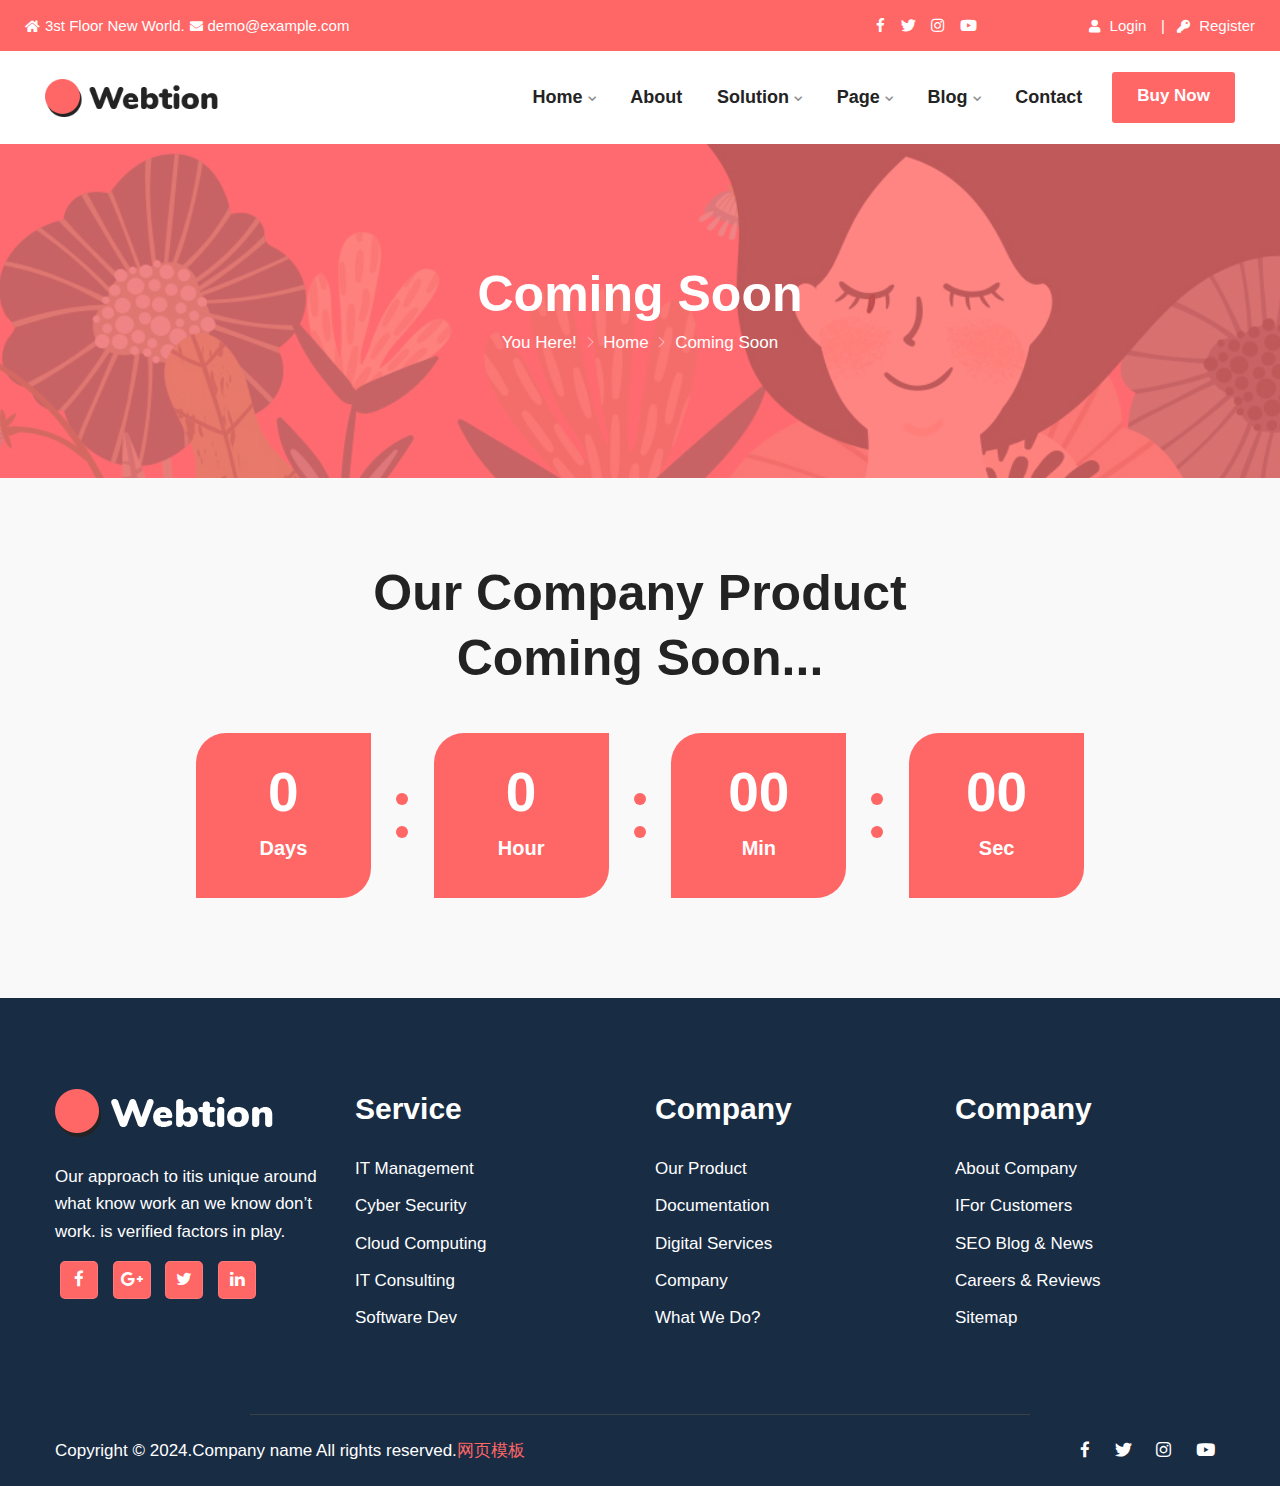
<file: coming_soon.html>
<!DOCTYPE html>
<html lang="en-US">
   <head>
      <title>Webtion – IT Service & Digital Marketing Website Template</title>
      <meta charset="utf-8">
      <meta name="format-detection" content="telephone=no">
      <meta name="viewport" content="width=device-width, height=device-height, initial-scale=1.0,  user-scalable=0">
      <meta http-equiv="X-UA-Compatible" content="IE=Edge">
      <meta name="keywords" content=" web design html template">
      <meta name="date" content="Dec 26">
      <!-- Favicon Icon -->
      
      <link rel="stylesheet" type="text/css" href="static/css/bootstrap.min.css">
      <link rel="stylesheet" type="text/css" href="static/css/venobox.css">
      <link rel="stylesheet" type="text/css" href="static/css/plugin_theme_css.css">
      <link rel="stylesheet" type="text/css" href="static/css/style.css">
      <link rel="stylesheet" type="text/css" href="static/css/responsive.css">
      <!-- modernizr js -->
      <script src="static/js/modernizr-2.8.3.min.js"></script>
   </head>
   <body>
      <div class="em40_header_area_main">
         <div class="webtion-header-top">
            <div class="container-fluid">
               <div class="row">
                  <div class="col-lg-8 col-md-7 col-sm-12">
                     <div class="top-address menu_17">
                        <p>							
                           <span><i class="fas fa-home"></i>3st Floor New World.</span>
                           <a href="#"><i class="fas fa-envelope"></i>demo@example.com</a>
                        </p>
                     </div>
                  </div>
                  <div class="col-lg-2 col-md-1 col-sm-12">
                     <div class="top-right-menu ">
                        <ul class="social-icons text-left menu_17 text_m_right ">
                           <li><a href="#"><i class="fa fa-facebook-f"></i></a></li>
                           <li><a href="#"><i class="fab fa-twitter"></i></a></li>
                           <li><a href="#"><i class="fab fa-instagram"></i></a></li>
                           <li><a href="#"><i class="fab fa-youtube"></i></a></li>
                        </ul>
                     </div>
                  </div>
                  <div class="col-lg-2 col-md-4 col-sm-12">
                     <div class="top-address em-login text-right text_m_center">
                        <p>							
                           <a href="#"><i class="fas fa-user"></i> Login</a>
                           <a href="#"><i class="fas fa-key"></i> Register</a>
                        </p>
                     </div>
                  </div>
               </div>
            </div>
         </div>
         <div class="webtion-main-menu one_page hidden-xs hidden-sm witr_h_h10">
            <div class="webtion_nav_area scroll_fixed postfix">
               <div class="container-fluid">
                  <div class="row logo-left">
                     <div class="col-md-2 col-sm-2 col-xs-2">
                        <div class="logo">
                           <a class="main_sticky_main_l" href="index.html" title="textril">
                           <img src="static/picture/logo1.png" alt="textril">
                           </a>
                           <a class="main_sticky_l" href="index.html" title="textril">
                           <img src="static/picture/logo2.png" alt="textril">
                           </a>
                        </div>
                     </div>
                     <!-- MAIN MENU -->
                     <div class="col-md-10 col-sm-10 col-xs-10 tx_menu_together">
                        <nav class="webtion_menu main-search-menu">
                           <ul class="sub-menu">
                              <li class="menu-item-has-children">
                                 <a href="#">Home</a>
                                 <ul class="sub-menu">
                                    <li><a href="index.html">Home Page One</a></li>
                                    <li><a href="index_2.html">Home Page Two</a></li>
                                    <li><a href="video_page.html">Home Video Page</a></li>
                                    <li><a href="landing_page.html">Home One Page</a></li>
                                 </ul>
                              </li>
                              <li><a href="about_us.html">About</a></li>
                              <li class="menu-item-has-children">
                                 <a href="#">Solution</a>
                                 <ul class="sub-menu">
                                    <li><a href="it_solution.html">IT Solution</a></li>
                                    <li><a href="managed_it_services.html">Managed IT Services</a></li>
                                    <li><a href="business_solutions.html">Business Solutions</a></li>
                                    <li><a href="industries_it.html">Industries IT</a></li>
                                 </ul>
                              </li>
                              <li class="menu-item-has-children">
                                 <a href="#">Page</a>
                                 <ul class="sub-menu">
                                    <li class="menu-item-has-children">
                                       <a href="#">Elements</a>
                                       <ul class="sub-menu">
                                          <li><a href="service_box.html">Service Box</a></li>
                                          <li><a href="feature_box.html">Feature Box</a></li>
                                          <li><a href="testimonial.html">Testimonial</a></li>
                                          <li><a href="countdown.html">Countdown</a></li>
                                          <li><a href="counter.html">Counter</a></li>
                                          <li><a href="pricing.html">Pricing</a></li>
                                          <li><a href="typography.html">Typography</a></li>
                                          <li><a href="skill.html">Skill</a></li>
                                          <li><a href="custom_icon_list.html">Custom Icon List</a></li>
                                          <li><a href="">Coming Soon</a></li>
                                       </ul>
                                    </li>
                                    <li><a href="why_choose.html">Why Choose Us</a></li>
                                    <li class="menu-item-has-children">
                                       <a href="#">Portfolio</a>
                                       <ul class="sub-menu">
                                          <li><a href="portfolio_2column.html">Portfolio 2Column</a></li>
                                          <li><a href="portfolio_3column.html">Portfolio 3Column</a></li>
                                          <li><a href="portfolio_4column.html">Portfolio 4Column</a></li>
                                       </ul>
                                    </li>
                                    <li><a href="service_style.html">Service Style</a></li>
                                    <li class="menu-item-has-children">
                                       <a href="#">Team</a>
                                       <ul class="sub-menu">
                                          <li><a href="team_1.html">Team 1</a></li>
                                          <li><a href="team_2.html">Team 2</a></li>
                                          <li><a href="team_3.html">Team 3</a></li>
                                          <li><a href="single_team.html">Single Team</a></li>
                                       </ul>
                                    </li>
                                    <li><a href="tab_page.html">Tab Page</a></li>
                                    <li><a href="faq_page.html">Faq Page</a></li>
                                 </ul>
                              </li>
                              <li class="menu-item-has-children">
                                 <a href="#">Blog</a>
                                 <ul class="sub-menu">
                                    <li><a href="service_mode.html">Blog Grid</a></li>
                                    <li><a href="data_visual.html">Blog Left Sidebar</a></li>
                                    <li><a href="sick.html">Blog Right Sidebar</a></li>
                                 </ul>
                              </li>
                              <li><a href="contact_us.html">Contact</a></li>
                           </ul>
                        </nav>
                        <div class="donate-btn-header">
                           <a class="dtbtn" href="#">Buy Now</a>	
                        </div>
                     </div>
                  </div>
               </div>
            </div>
         </div>
      </div>
      <!-- mobile menu -->
      <div class="mobile_logo_area">
         <div class="container">
            <div class="row">
               <div class="col-12">
                  <div class="mobilemenu_con">
                     <div class="mobile_menu_logo text-center">
                        <a href="index.html" title="webtion">
                        <img src="static/picture/logo1.png" alt="webtion">
                        </a>
                     </div>
                     <div class="mobile_menu_option">
                        <div class="mobile_menu_o mobile_opicon">
                           <i class="icofont-navigation-menu openclass"></i>
                        </div>
                        <div class="mobile_menu_inner mobile_p">
                           <div class="mobile_menu_content">
                              <div class="mobile_menu_logo text-center">
                                 <a href="index.html" title="webtion">
                                 <img src="static/picture/logo1.png" alt="webtion">
                                 </a>
                              </div>
                              <div class="menu_area mobile-menu">
                                 <nav class="webtion_menu">
                                    <ul class="sub-menu">
                                       <li class="menu-item-has-children">
                                          <a href="#">Home</a>
                                          <ul class="sub-menu">
                                             <li><a href="index.html">Home Page One</a></li>
                                             <li><a href="index_2.html">Home Page Two</a></li>
                                             <li><a href="video_page.html">Home Video Page</a></li>
                                             <li><a href="landing_page.html">Home One Page</a></li>
                                          </ul>
                                       </li>
                                       <li><a href="about_us.html">About</a></li>
                                       <li class="menu-item-has-children">
                                          <a href="#">Solution</a>
                                          <ul class="sub-menu">
                                             <li><a href="it_solution.html">IT Solution</a></li>
                                             <li><a href="managed_it_services.html">Managed IT Services</a></li>
                                             <li><a href="business_solutions.html">Business Solutions</a></li>
                                             <li><a href="industries_it.html">Industries IT</a></li>
                                          </ul>
                                       </li>
                                       <li class="menu-item-has-children">
                                          <a href="#">Page</a>
                                          <ul class="sub-menu">
                                             <li class="menu-item-has-children">
                                                <a href="#">Elements</a>
                                                <ul class="sub-menu">
                                                   <li><a href="service_box.html">Service Box</a></li>
                                                   <li><a href="feature_box.html">Feature Box</a></li>
                                                   <li><a href="testimonial.html">Testimonial</a></li>
                                                   <li><a href="countdown.html">Countdown</a></li>
                                                   <li><a href="counter.html">Counter</a></li>
                                                   <li><a href="pricing.html">Pricing</a></li>
                                                   <li><a href="typography.html">Typography</a></li>
                                                   <li><a href="skill.html">Skill</a></li>
                                                   <li><a href="custom_icon_list.html">Custom Icon List</a></li>
                                                   <li><a href="">Coming Soon</a></li>
                                                </ul>
                                             </li>
                                             <li><a href="why_choose.html">Why Choose Us</a></li>
                                             <li class="menu-item-has-children">
                                                <a href="#">Portfolio</a>
                                                <ul class="sub-menu">
                                                   <li><a href="portfolio_2column.html">Portfolio 2Column</a></li>
                                                   <li><a href="portfolio_3column.html">Portfolio 3Column</a></li>
                                                   <li><a href="portfolio_4column.html">Portfolio 4Column</a></li>
                                                </ul>
                                             </li>
                                             <li><a href="service_style.html">Service Style</a></li>
                                             <li class="menu-item-has-children">
                                                <a href="#">Team</a>
                                                <ul class="sub-menu">
                                                   <li><a href="team_1.html">Team 1</a></li>
                                                   <li><a href="team_2.html">Team 2</a></li>
                                                   <li><a href="team_3.html">Team 3</a></li>
                                                   <li><a href="single_team.html">Single Team</a></li>
                                                </ul>
                                             </li>
                                             <li><a href="tab_page.html">Tab Page</a></li>
                                             <li><a href="faq_page.html">Faq Page</a></li>
                                          </ul>
                                       </li>
                                       <li class="menu-item-has-children">
                                          <a href="#">Blog</a>
                                          <ul class="sub-menu">
                                             <li><a href="service_mode.html">Blog Grid</a></li>
                                             <li><a href="data_visual.html">Blog Left Sidebar</a></li>
                                             <li><a href="sick.html">Blog Right Sidebar</a></li>
                                          </ul>
                                       </li>
                                       <li><a href="contact_us.html">Contact</a></li>
                                    </ul>
                                 </nav>
                              </div>
                              <div class="mobile_menu_o mobile_cicon">
                                 <i class="icofont-close closeclass"></i>
                              </div>
                           </div>
                        </div>
                        <div class="mobile_overlay"></div>
                     </div>
                  </div>
               </div>
            </div>
         </div>
      </div>
      <!-- End Mobile Menu -->
      <!-- breadcumb area -->
      <div class="breadcumb-area">
         <div class="container">
            <div class="row">
               <div class="col-md-12 txtc  text-center ccase">
                  <div class="brpt">
                     <h2>Coming Soon</h2>
                  </div>
                  <div class="breadcumb-inner">
                     <ul>
                        <li>You here! <i class="icofont-thin-right"></i></li>
                        <li><a href="#">Home</a></li>
                        <li><i class="icofont-thin-right"></i></li>
                        <li><span class="current">Coming Soon</span></li>
                     </ul>
                  </div>
               </div>
            </div>
         </div>
      </div>
      <!-- End breadcumb area -->
      <!-- countdown area -->
      <div class="wb_cound_area cound_pag_count2 countd4">
         <div class="container">
            <div class="row">
               <div class="col-lg-12">
                  <div class="witr_section_title">
                     <div class="witr_section_title_inner text-center">
                        <h3>Our Company Product</h3>
                        <h1>Coming Soon...</h1>
                     </div>
                  </div>
                  <div class="counterdowns">
                     <div class="witr_countdown">
                        <div class="timer">
                           <div class="timer_section">
                              <div class="autob" data-countdown="2021/12/30">
                                 <span class="cdowns days">
                                 <span class="time-counts">0</span> 
                                 <span>Days</span>
                                 </span>
                                 <span class="cdowns hour">
                                 <span class="time-counts">0</span> 
                                 <span>Hour</span>
                                 </span>
                                 <span class="cdowns minutes">
                                 <span class="time-counts">00</span> 
                                 <span>Min</span>
                                 </span>
                                 <span class="cdowns second">
                                 <span>
                                 <span class="time-counts">00</span> 
                                 <span>Sec</span>
                                 </span>
                                 </span>
                              </div>
                           </div>
                        </div>
                     </div>
                  </div>
               </div>
            </div>
         </div>
      </div>
      <!-- footer area -->
      <div class="witrfm_area">
         <div class="footer-middle">
            <div class="container">
               <div class="row">
                  <div class="col-sm-12 col-md-6 col-lg-3">
                     <div class="widget widget_webtion_description_widget">
                        <div class="webtion-description-area">
                           <a href="#">
                           <img src="static/picture/logo2.png" alt="image">
                           </a>
                           <p>Our approach to itis unique around what
                              know work an we know don’t work. is
                              verified factors in play.
                           </p>
                           <p class="phone"><a href="#"> </a></p>
                           <div class="social-icons">
                              <a><i class="fa fa-facebook"></i></a>
                              <a><i class="fa fa-google-plus"></i></a>
                              <a><i class="fa fa-twitter"></i></a>
                              <a><i class="fa fa-linkedin"></i></a>
                           </div>
                        </div>
                     </div>
                  </div>
                  <div class="col-sm-12 col-md-6 col-lg-3">
                     <div class="widget widget_meta">
                        <h2 class="widget-title">Service</h2>
                        <ul>
                           <li><a href="#">IT Management</a></li>
                           <li><a href="#">Cyber Security</a></li>
                           <li><a href="#">Cloud Computing</a></li>
                           <li><a href="#">IT Consulting</a></li>
                           <li><a href="#">Software Dev</a></li>
                        </ul>
                     </div>
                  </div>
                  <div class="col-sm-12 col-md-6 col-lg-3">
                     <div class="widget widget_meta">
                        <h2 class="widget-title">Company</h2>
                        <ul>
                           <li><a href="#">Our Product</a></li>
                           <li><a href="#">Documentation</a></li>
                           <li><a href="#">Digital Services</a></li>
                           <li><a href="#">Company</a></li>
                           <li><a href="#">What We Do?</a></li>
                        </ul>
                     </div>
                  </div>
                  <div class="col-sm-12 col-md-6 col-lg-3">
                     <div class="widget widget_meta">
                        <h2 class="widget-title">Company</h2>
                        <ul>
                           <li><a href="#">About Company</a></li>
                           <li><a href="#">IFor Customers</a></li>
                           <li><a href="#">SEO Blog & News</a></li>
                           <li><a href="#">Careers & Reviews</a></li>
                           <li><a href="#">Sitemap</a></li>
                        </ul>
                     </div>
                  </div>
               </div>
            </div>
         </div>
         <!-- END FOOTER MIDDLE AREA -->
         <div class="footer-bottom">
            <div class="container">
               <div class="row">
                  <div class="col-lg-6 col-md-6 col-sm-12">
                     <div class="copy-right-text text-left">
                        <p>Copyright &copy; 2024.Company name All rights reserved.<a target="_blank" href="https://sc.chinaz.com/moban/">&#x7F51;&#x9875;&#x6A21;&#x677F;</a></p>
                     </div>
                  </div>
                  <div class="col-lg-6 col-md-6 col-sm-12">
                     <div class="footer-menu">
                        <ul class="text-right">
                           <li><a href="#"><i class="fa fa-facebook-f"></i></a></li>
                           <li><a href="#"><i class="fab fa-twitter"></i></a></li>
                           <li><a href="#"><i class="fab fa-instagram"></i></a></li>
                           <li><a href="#"><i class="fab fa-youtube"></i></a></li>
                        </ul>
                     </div>
                  </div>
               </div>
            </div>
         </div>
      </div>
      <!-- Include All JS -->
      <script src="static/js/jquery-3.5.1.min.js"></script>
      <script src="static/js/bootstrap.min.js"></script>
      <script src="static/js/isotope.pkgd.min.js"></script>
      <script src="static/js/owl.carousel.min.js"></script>
      <script src="static/js/jquery.nivo.slider.pack.js"></script>
      <script src="static/js/slick.min.js"></script>
      <script src="static/js/imagesloaded.pkgd.min.js"></script>
      <script src="static/js/venobox.min.js"></script>
      <script src="static/js/jquery.appear.js"></script>
      <script src="static/js/jquery.knob.js"></script>
      <script src="static/js/theme-pluginjs.js"></script>
      <script src="static/js/jquery.meanmenu.js"></script>
      <script src="static/js/ajax-mail.js"></script>
      <script src="static/js/theme.js"></script>
   </body>
</html>
</file>
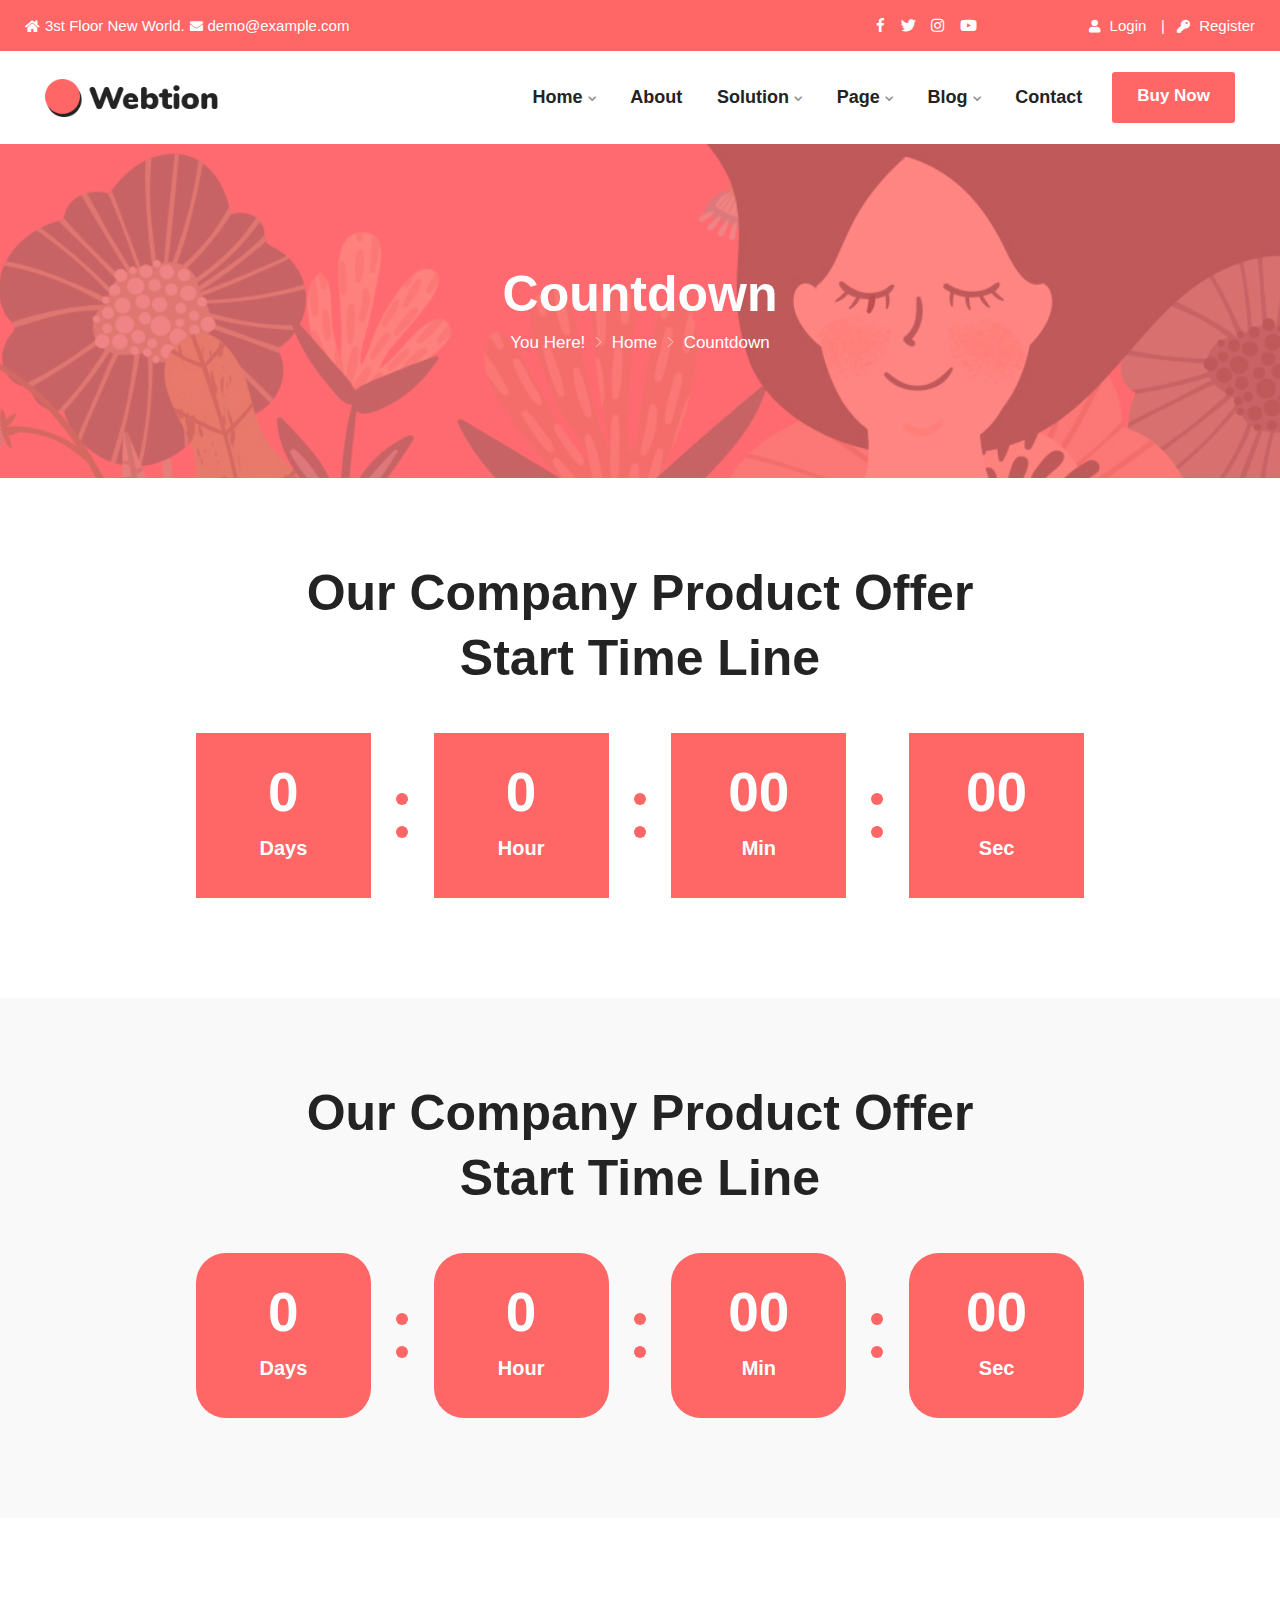
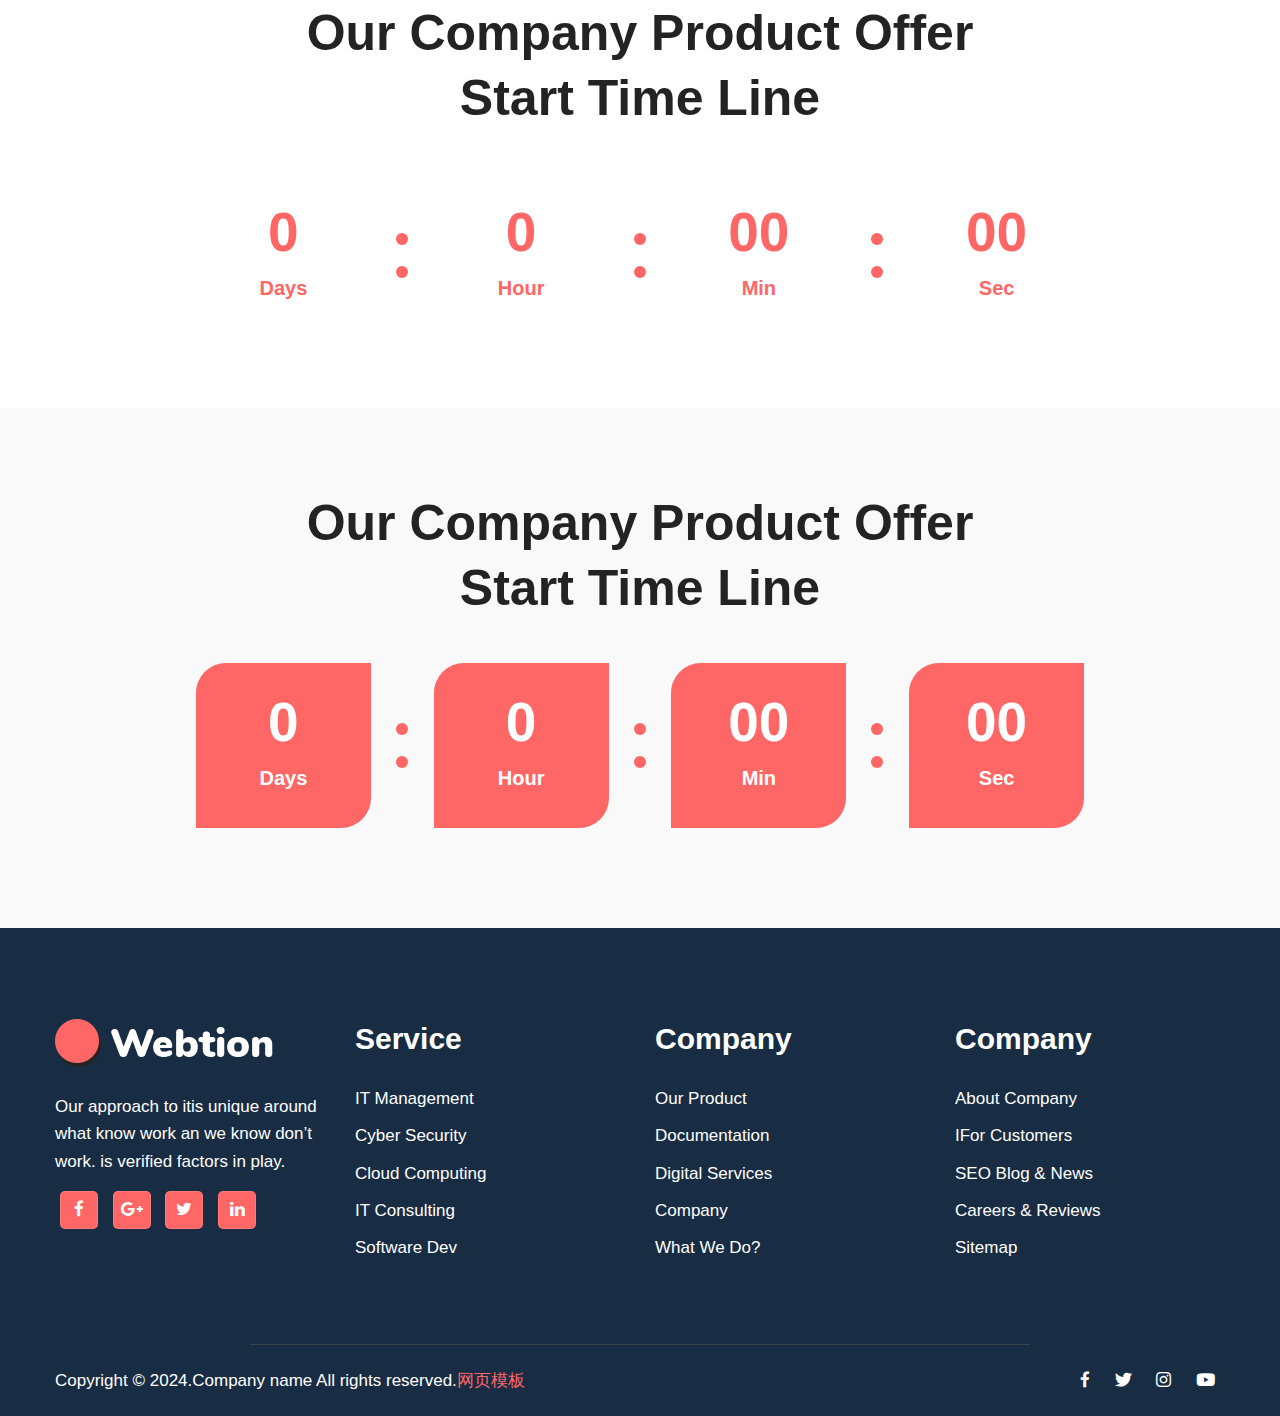
<file: countdown.html>
<!DOCTYPE html>
<html lang="en-US">
   <head>
      <title>Webtion – IT Service & Digital Marketing Website Template</title>
      <meta charset="utf-8">
      <meta name="format-detection" content="telephone=no">
      <meta name="viewport" content="width=device-width, height=device-height, initial-scale=1.0,  user-scalable=0">
      <meta http-equiv="X-UA-Compatible" content="IE=Edge">
      <meta name="keywords" content=" web design html template">
      <meta name="date" content="Dec 26">
      <!-- Favicon Icon -->
      
      <link rel="stylesheet" type="text/css" href="static/css/bootstrap.min.css">
      <link rel="stylesheet" type="text/css" href="static/css/venobox.css">
      <link rel="stylesheet" type="text/css" href="static/css/plugin_theme_css.css">
      <link rel="stylesheet" type="text/css" href="static/css/style.css">
      <link rel="stylesheet" type="text/css" href="static/css/responsive.css">
      <!-- modernizr js -->
      <script src="static/js/modernizr-2.8.3.min.js"></script>
   </head>
   <body>
      <div class="em40_header_area_main">
         <div class="webtion-header-top">
            <div class="container-fluid">
               <div class="row">
                  <div class="col-lg-8 col-md-7 col-sm-12">
                     <div class="top-address menu_17">
                        <p>							
                           <span><i class="fas fa-home"></i>3st Floor New World.</span>
                           <a href="#"><i class="fas fa-envelope"></i>demo@example.com</a>
                        </p>
                     </div>
                  </div>
                  <div class="col-lg-2 col-md-1 col-sm-12">
                     <div class="top-right-menu ">
                        <ul class="social-icons text-left menu_17 text_m_right ">
                           <li><a href="#"><i class="fa fa-facebook-f"></i></a></li>
                           <li><a href="#"><i class="fab fa-twitter"></i></a></li>
                           <li><a href="#"><i class="fab fa-instagram"></i></a></li>
                           <li><a href="#"><i class="fab fa-youtube"></i></a></li>
                        </ul>
                     </div>
                  </div>
                  <div class="col-lg-2 col-md-4 col-sm-12">
                     <div class="top-address em-login text-right text_m_center">
                        <p>							
                           <a href="#"><i class="fas fa-user"></i> Login</a>
                           <a href="#"><i class="fas fa-key"></i> Register</a>
                        </p>
                     </div>
                  </div>
               </div>
            </div>
         </div>
         <div class="webtion-main-menu one_page hidden-xs hidden-sm witr_h_h10">
            <div class="webtion_nav_area scroll_fixed postfix">
               <div class="container-fluid">
                  <div class="row logo-left">
                     <div class="col-md-2 col-sm-2 col-xs-2">
                        <div class="logo">
                           <a class="main_sticky_main_l" href="index.html" title="textril">
                           <img src="static/picture/logo1.png" alt="textril">
                           </a>
                           <a class="main_sticky_l" href="index.html" title="textril">
                           <img src="static/picture/logo2.png" alt="textril">
                           </a>
                        </div>
                     </div>
                     <!-- MAIN MENU -->
                     <div class="col-md-10 col-sm-10 col-xs-10 tx_menu_together">
                        <nav class="webtion_menu main-search-menu">
                           <ul class="sub-menu">
                              <li class="menu-item-has-children">
                                 <a href="#">Home</a>
                                 <ul class="sub-menu">
                                    <li><a href="index.html">Home Page One</a></li>
                                    <li><a href="index_2.html">Home Page Two</a></li>
                                    <li><a href="video_page.html">Home Video Page</a></li>
                                    <li><a href="landing_page.html">Home One Page</a></li>
                                 </ul>
                              </li>
                              <li><a href="about_us.html">About</a></li>
                              <li class="menu-item-has-children">
                                 <a href="#">Solution</a>
                                 <ul class="sub-menu">
                                    <li><a href="it_solution.html">IT Solution</a></li>
                                    <li><a href="managed_it_services.html">Managed IT Services</a></li>
                                    <li><a href="business_solutions.html">Business Solutions</a></li>
                                    <li><a href="industries_it.html">Industries IT</a></li>
                                 </ul>
                              </li>
                              <li class="menu-item-has-children">
                                 <a href="#">Page</a>
                                 <ul class="sub-menu">
                                    <li class="menu-item-has-children">
                                       <a href="#">Elements</a>
                                       <ul class="sub-menu">
                                          <li><a href="service_box.html">Service Box</a></li>
                                          <li><a href="feature_box.html">Feature Box</a></li>
                                          <li><a href="testimonial.html">Testimonial</a></li>
                                          <li><a href="">Countdown</a></li>
                                          <li><a href="counter.html">Counter</a></li>
                                          <li><a href="pricing.html">Pricing</a></li>
                                          <li><a href="typography.html">Typography</a></li>
                                          <li><a href="skill.html">Skill</a></li>
                                          <li><a href="custom_icon_list.html">Custom Icon List</a></li>
                                          <li><a href="coming_soon.html">Coming Soon</a></li>
                                       </ul>
                                    </li>
                                    <li><a href="why_choose.html">Why Choose Us</a></li>
                                    <li class="menu-item-has-children">
                                       <a href="#">Portfolio</a>
                                       <ul class="sub-menu">
                                          <li><a href="portfolio_2column.html">Portfolio 2Column</a></li>
                                          <li><a href="portfolio_3column.html">Portfolio 3Column</a></li>
                                          <li><a href="portfolio_4column.html">Portfolio 4Column</a></li>
                                       </ul>
                                    </li>
                                    <li><a href="service_style.html">Service Style</a></li>
                                    <li class="menu-item-has-children">
                                       <a href="#">Team</a>
                                       <ul class="sub-menu">
                                          <li><a href="team_1.html">Team 1</a></li>
                                          <li><a href="team_2.html">Team 2</a></li>
                                          <li><a href="team_3.html">Team 3</a></li>
                                          <li><a href="single_team.html">Single Team</a></li>
                                       </ul>
                                    </li>
                                    <li><a href="tab_page.html">Tab Page</a></li>
                                    <li><a href="faq_page.html">Faq Page</a></li>
                                 </ul>
                              </li>
                              <li class="menu-item-has-children">
                                 <a href="#">Blog</a>
                                 <ul class="sub-menu">
                                    <li><a href="service_mode.html">Blog Grid</a></li>
                                    <li><a href="data_visual.html">Blog Left Sidebar</a></li>
                                    <li><a href="sick.html">Blog Right Sidebar</a></li>
                                 </ul>
                              </li>
                              <li><a href="contact_us.html">Contact</a></li>
                           </ul>
                        </nav>
                        <div class="donate-btn-header">
                           <a class="dtbtn" href="#">Buy Now</a>	
                        </div>
                     </div>
                  </div>
               </div>
            </div>
         </div>
      </div>
      <!-- mobile menu -->
      <div class="mobile_logo_area">
         <div class="container">
            <div class="row">
               <div class="col-12">
                  <div class="mobilemenu_con">
                     <div class="mobile_menu_logo text-center">
                        <a href="index.html" title="webtion">
                        <img src="static/picture/logo1.png" alt="webtion">
                        </a>
                     </div>
                     <div class="mobile_menu_option">
                        <div class="mobile_menu_o mobile_opicon">
                           <i class="icofont-navigation-menu openclass"></i>
                        </div>
                        <div class="mobile_menu_inner mobile_p">
                           <div class="mobile_menu_content">
                              <div class="mobile_menu_logo text-center">
                                 <a href="index.html" title="webtion">
                                 <img src="static/picture/logo1.png" alt="webtion">
                                 </a>
                              </div>
                              <div class="menu_area mobile-menu">
                                 <nav class="webtion_menu">
                                    <ul class="sub-menu">
                                       <li class="menu-item-has-children">
                                          <a href="#">Home</a>
                                          <ul class="sub-menu">
                                             <li><a href="index.html">Home Page One</a></li>
                                             <li><a href="index_2.html">Home Page Two</a></li>
                                             <li><a href="video_page.html">Home Video Page</a></li>
                                             <li><a href="landing_page.html">Home One Page</a></li>
                                          </ul>
                                       </li>
                                       <li><a href="about_us.html">About</a></li>
                                       <li class="menu-item-has-children">
                                          <a href="#">Solution</a>
                                          <ul class="sub-menu">
                                             <li><a href="it_solution.html">IT Solution</a></li>
                                             <li><a href="managed_it_services.html">Managed IT Services</a></li>
                                             <li><a href="business_solutions.html">Business Solutions</a></li>
                                             <li><a href="industries_it.html">Industries IT</a></li>
                                          </ul>
                                       </li>
                                       <li class="menu-item-has-children">
                                          <a href="#">Page</a>
                                          <ul class="sub-menu">
                                             <li class="menu-item-has-children">
                                                <a href="#">Elements</a>
                                                <ul class="sub-menu">
                                                   <li><a href="service_box.html">Service Box</a></li>
                                                   <li><a href="feature_box.html">Feature Box</a></li>
                                                   <li><a href="testimonial.html">Testimonial</a></li>
                                                   <li><a href="">Countdown</a></li>
                                                   <li><a href="counter.html">Counter</a></li>
                                                   <li><a href="pricing.html">Pricing</a></li>
                                                   <li><a href="typography.html">Typography</a></li>
                                                   <li><a href="skill.html">Skill</a></li>
                                                   <li><a href="custom_icon_list.html">Custom Icon List</a></li>
                                                   <li><a href="coming_soon.html">Coming Soon</a></li>
                                                </ul>
                                             </li>
                                             <li><a href="why_choose.html">Why Choose Us</a></li>
                                             <li class="menu-item-has-children">
                                                <a href="#">Portfolio</a>
                                                <ul class="sub-menu">
                                                   <li><a href="portfolio_2column.html">Portfolio 2Column</a></li>
                                                   <li><a href="portfolio_3column.html">Portfolio 3Column</a></li>
                                                   <li><a href="portfolio_4column.html">Portfolio 4Column</a></li>
                                                </ul>
                                             </li>
                                             <li><a href="service_style.html">Service Style</a></li>
                                             <li class="menu-item-has-children">
                                                <a href="#">Team</a>
                                                <ul class="sub-menu">
                                                   <li><a href="team_1.html">Team 1</a></li>
                                                   <li><a href="team_2.html">Team 2</a></li>
                                                   <li><a href="team_3.html">Team 3</a></li>
                                                   <li><a href="single_team.html">Single Team</a></li>
                                                </ul>
                                             </li>
                                             <li><a href="tab_page.html">Tab Page</a></li>
                                             <li><a href="faq_page.html">Faq Page</a></li>
                                          </ul>
                                       </li>
                                       <li class="menu-item-has-children">
                                          <a href="#">Blog</a>
                                          <ul class="sub-menu">
                                             <li><a href="service_mode.html">Blog Grid</a></li>
                                             <li><a href="data_visual.html">Blog Left Sidebar</a></li>
                                             <li><a href="sick.html">Blog Right Sidebar</a></li>
                                          </ul>
                                       </li>
                                       <li><a href="contact_us.html">Contact</a></li>
                                    </ul>
                                 </nav>
                              </div>
                              <div class="mobile_menu_o mobile_cicon">
                                 <i class="icofont-close closeclass"></i>
                              </div>
                           </div>
                        </div>
                        <div class="mobile_overlay"></div>
                     </div>
                  </div>
               </div>
            </div>
         </div>
      </div>
      <!-- End Mobile Menu -->
      <!-- breadcumb area -->
      <div class="breadcumb-area">
         <div class="container">
            <div class="row">
               <div class="col-md-12 txtc  text-center ccase">
                  <div class="brpt">
                     <h2>Countdown</h2>
                  </div>
                  <div class="breadcumb-inner">
                     <ul>
                        <li>You here! <i class="icofont-thin-right"></i></li>
                        <li><a href="#">Home</a></li>
                        <li><i class="icofont-thin-right"></i></li>
                        <li><span class="current">Countdown</span></li>
                     </ul>
                  </div>
               </div>
            </div>
         </div>
      </div>
      <!-- End breadcumb area -->
      <!-- countdown area -->
      <div class="wb_cound_area cound_pag_count">
         <div class="container">
            <div class="row">
               <div class="col-lg-12">
                  <div class="witr_section_title">
                     <div class="witr_section_title_inner text-center">
                        <h3>Our Company Product Offer  </h3>
                        <h1>Start Time Line</h1>
                     </div>
                  </div>
                  <div class="counterdowns">
                     <div class="witr_countdown">
                        <div class="timer">
                           <div class="timer_section">
                              <div class="autob" data-countdown="2024/12/30">
                                 <span class="cdowns days">
                                 <span class="time-counts">0</span> 
                                 <span>Days</span>
                                 </span>
                                 <span class="cdowns hour">
                                 <span class="time-counts">0</span> 
                                 <span>Hour</span>
                                 </span>
                                 <span class="cdowns minutes">
                                 <span class="time-counts">00</span> 
                                 <span>Min</span>
                                 </span>
                                 <span class="cdowns second">
                                 <span>
                                 <span class="time-counts">00</span> 
                                 <span>Sec</span>
                                 </span>
                                 </span>
                              </div>
                           </div>
                        </div>
                     </div>
                  </div>
               </div>
            </div>
         </div>
      </div>
      <!-- countdown area -->
      <div class="wb_cound_area cound_pag_count2">
         <div class="container">
            <div class="row">
               <div class="col-lg-12">
                  <div class="witr_section_title">
                     <div class="witr_section_title_inner text-center">
                        <h3>Our Company Product Offer  </h3>
                        <h1>Start Time Line</h1>
                     </div>
                  </div>
                  <div class="counterdowns">
                     <div class="witr_countdown">
                        <div class="timer">
                           <div class="timer_section">
                              <div class="autob" data-countdown="2024/12/30">
                                 <span class="cdowns days">
                                 <span class="time-counts">0</span> 
                                 <span>Days</span>
                                 </span>
                                 <span class="cdowns hour">
                                 <span class="time-counts">0</span> 
                                 <span>Hour</span>
                                 </span>
                                 <span class="cdowns minutes">
                                 <span class="time-counts">00</span> 
                                 <span>Min</span>
                                 </span>
                                 <span class="cdowns second">
                                 <span>
                                 <span class="time-counts">00</span> 
                                 <span>Sec</span>
                                 </span>
                                 </span>
                              </div>
                           </div>
                        </div>
                     </div>
                  </div>
               </div>
            </div>
         </div>
      </div>
      <!-- countdown area -->
      <div class="wb_cound_area cound_pag_count3">
         <div class="container">
            <div class="row">
               <div class="col-lg-12">
                  <div class="witr_section_title">
                     <div class="witr_section_title_inner text-center">
                        <h3>Our Company Product Offer  </h3>
                        <h1>Start Time Line</h1>
                     </div>
                  </div>
                  <div class="counterdowns">
                     <div class="witr_countdown">
                        <div class="timer">
                           <div class="timer_section">
                              <div class="autob" data-countdown="2024/12/30">
                                 <span class="cdowns days">
                                 <span class="time-counts">0</span> 
                                 <span>Days</span>
                                 </span>
                                 <span class="cdowns hour">
                                 <span class="time-counts">0</span> 
                                 <span>Hour</span>
                                 </span>
                                 <span class="cdowns minutes">
                                 <span class="time-counts">00</span> 
                                 <span>Min</span>
                                 </span>
                                 <span class="cdowns second">
                                 <span>
                                 <span class="time-counts">00</span> 
                                 <span>Sec</span>
                                 </span>
                                 </span>
                              </div>
                           </div>
                        </div>
                     </div>
                  </div>
               </div>
            </div>
         </div>
      </div>
      <!-- countdown area -->
      <div class="wb_cound_area cound_pag_count2 countd4">
         <div class="container">
            <div class="row">
               <div class="col-lg-12">
                  <div class="witr_section_title">
                     <div class="witr_section_title_inner text-center">
                        <h3>Our Company Product Offer  </h3>
                        <h1>Start Time Line</h1>
                     </div>
                  </div>
                  <div class="counterdowns">
                     <div class="witr_countdown">
                        <div class="timer">
                           <div class="timer_section">
                              <div class="autob" data-countdown="2024/12/30">
                                 <span class="cdowns days">
                                 <span class="time-counts">0</span> 
                                 <span>Days</span>
                                 </span>
                                 <span class="cdowns hour">
                                 <span class="time-counts">0</span> 
                                 <span>Hour</span>
                                 </span>
                                 <span class="cdowns minutes">
                                 <span class="time-counts">00</span> 
                                 <span>Min</span>
                                 </span>
                                 <span class="cdowns second">
                                 <span>
                                 <span class="time-counts">00</span> 
                                 <span>Sec</span>
                                 </span>
                                 </span>
                              </div>
                           </div>
                        </div>
                     </div>
                  </div>
               </div>
            </div>
         </div>
      </div>
      <!-- footer area -->
      <div class="witrfm_area">
         <div class="footer-middle">
            <div class="container">
               <div class="row">
                  <div class="col-sm-12 col-md-6 col-lg-3">
                     <div class="widget widget_webtion_description_widget">
                        <div class="webtion-description-area">
                           <a href="#">
                           <img src="static/picture/logo2.png" alt="image">
                           </a>
                           <p>Our approach to itis unique around what
                              know work an we know don’t work. is
                              verified factors in play.
                           </p>
                           <p class="phone"><a href="#"> </a></p>
                           <div class="social-icons">
                              <a><i class="fa fa-facebook"></i></a>
                              <a><i class="fa fa-google-plus"></i></a>
                              <a><i class="fa fa-twitter"></i></a>
                              <a><i class="fa fa-linkedin"></i></a>
                           </div>
                        </div>
                     </div>
                  </div>
                  <div class="col-sm-12 col-md-6 col-lg-3">
                     <div class="widget widget_meta">
                        <h2 class="widget-title">Service</h2>
                        <ul>
                           <li><a href="#">IT Management</a></li>
                           <li><a href="#">Cyber Security</a></li>
                           <li><a href="#">Cloud Computing</a></li>
                           <li><a href="#">IT Consulting</a></li>
                           <li><a href="#">Software Dev</a></li>
                        </ul>
                     </div>
                  </div>
                  <div class="col-sm-12 col-md-6 col-lg-3">
                     <div class="widget widget_meta">
                        <h2 class="widget-title">Company</h2>
                        <ul>
                           <li><a href="#">Our Product</a></li>
                           <li><a href="#">Documentation</a></li>
                           <li><a href="#">Digital Services</a></li>
                           <li><a href="#">Company</a></li>
                           <li><a href="#">What We Do?</a></li>
                        </ul>
                     </div>
                  </div>
                  <div class="col-sm-12 col-md-6 col-lg-3">
                     <div class="widget widget_meta">
                        <h2 class="widget-title">Company</h2>
                        <ul>
                           <li><a href="#">About Company</a></li>
                           <li><a href="#">IFor Customers</a></li>
                           <li><a href="#">SEO Blog & News</a></li>
                           <li><a href="#">Careers & Reviews</a></li>
                           <li><a href="#">Sitemap</a></li>
                        </ul>
                     </div>
                  </div>
               </div>
            </div>
         </div>
         <!-- END FOOTER MIDDLE AREA -->
         <div class="footer-bottom">
            <div class="container">
               <div class="row">
                  <div class="col-lg-6 col-md-6 col-sm-12">
                     <div class="copy-right-text text-left">
                        <p>Copyright &copy; 2024.Company name All rights reserved.<a target="_blank" href="https://sc.chinaz.com/moban/">&#x7F51;&#x9875;&#x6A21;&#x677F;</a></p>
                     </div>
                  </div>
                  <div class="col-lg-6 col-md-6 col-sm-12">
                     <div class="footer-menu">
                        <ul class="text-right">
                           <li><a href="#"><i class="fa fa-facebook-f"></i></a></li>
                           <li><a href="#"><i class="fab fa-twitter"></i></a></li>
                           <li><a href="#"><i class="fab fa-instagram"></i></a></li>
                           <li><a href="#"><i class="fab fa-youtube"></i></a></li>
                        </ul>
                     </div>
                  </div>
               </div>
            </div>
         </div>
      </div>
      <!-- Include All JS -->
      <script src="static/js/jquery-3.5.1.min.js"></script>
      <script src="static/js/bootstrap.min.js"></script>
      <script src="static/js/isotope.pkgd.min.js"></script>
      <script src="static/js/owl.carousel.min.js"></script>
      <script src="static/js/jquery.nivo.slider.pack.js"></script>
      <script src="static/js/slick.min.js"></script>
      <script src="static/js/imagesloaded.pkgd.min.js"></script>
      <script src="static/js/venobox.min.js"></script>
      <script src="static/js/jquery.appear.js"></script>
      <script src="static/js/jquery.knob.js"></script>
      <script src="static/js/theme-pluginjs.js"></script>
      <script src="static/js/jquery.meanmenu.js"></script>
      <script src="static/js/ajax-mail.js"></script>
      <script src="static/js/theme.js"></script>
   </body>
</html>
</file>
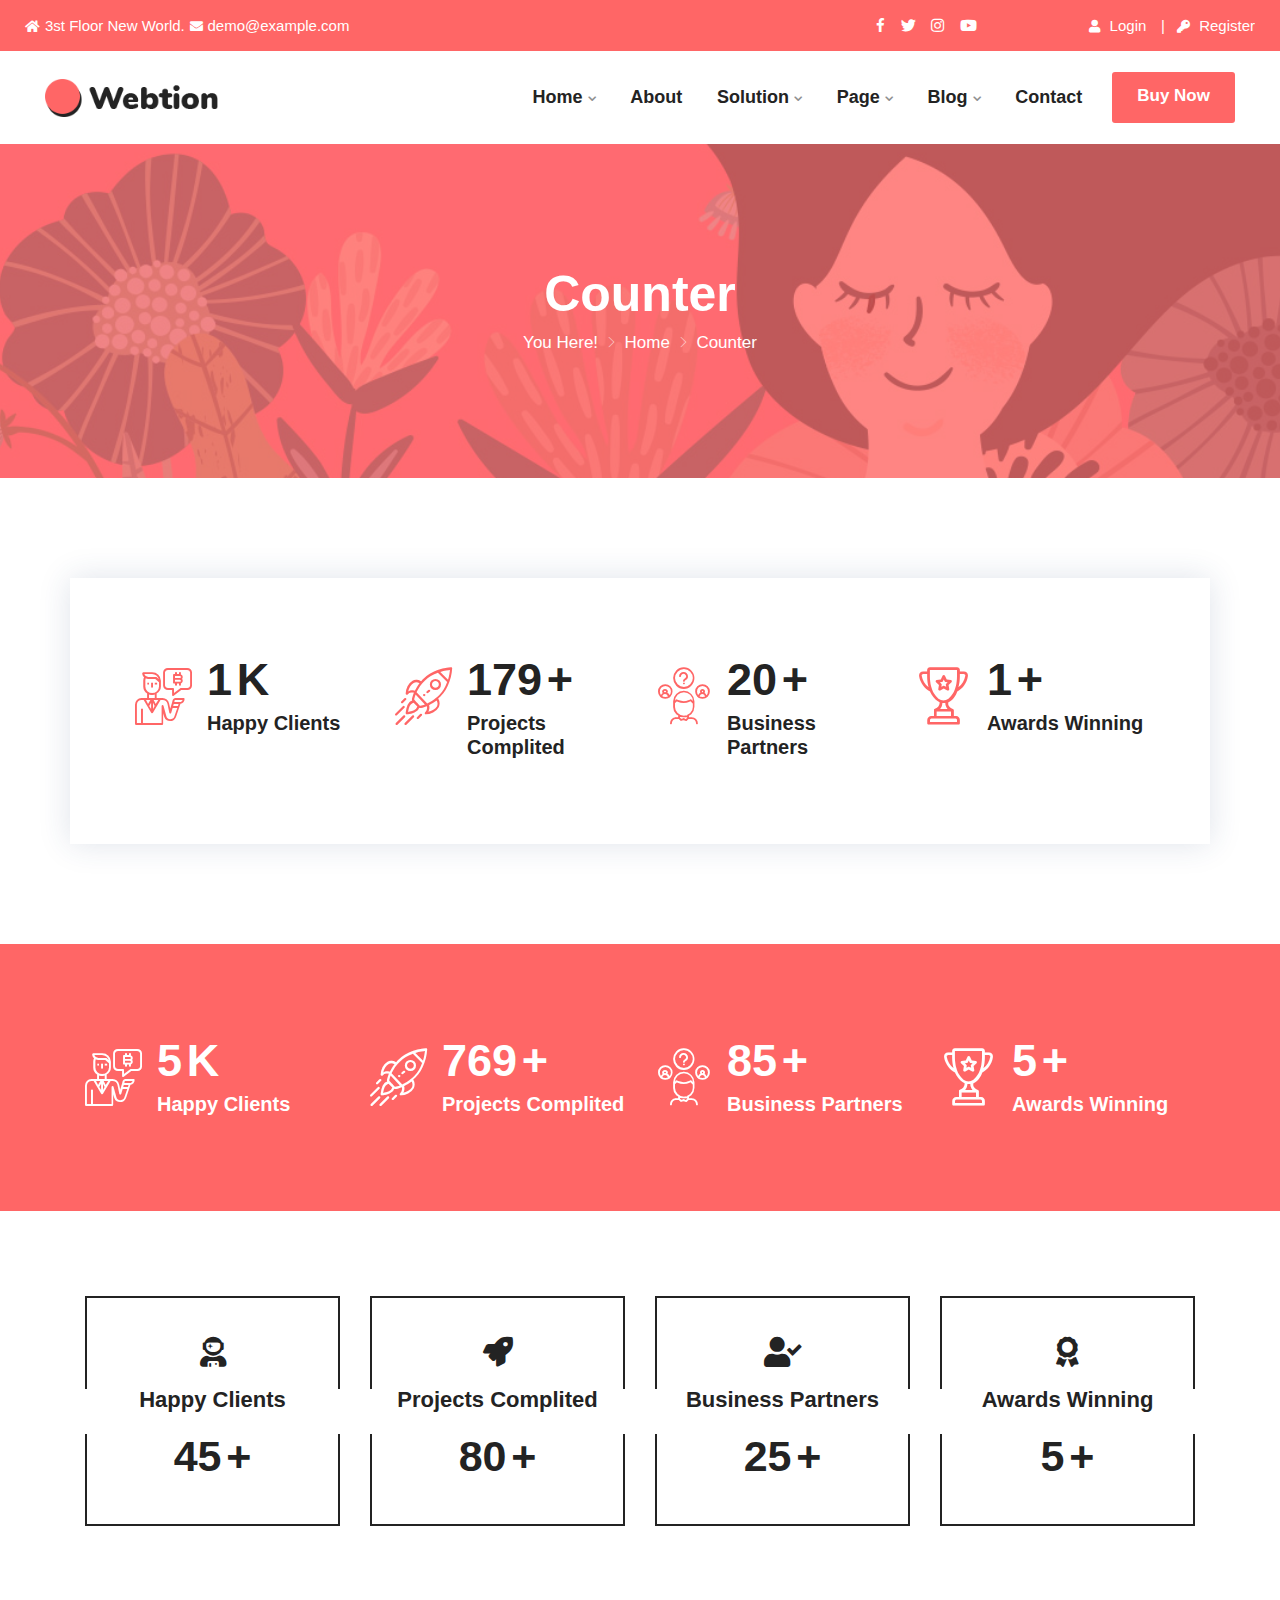
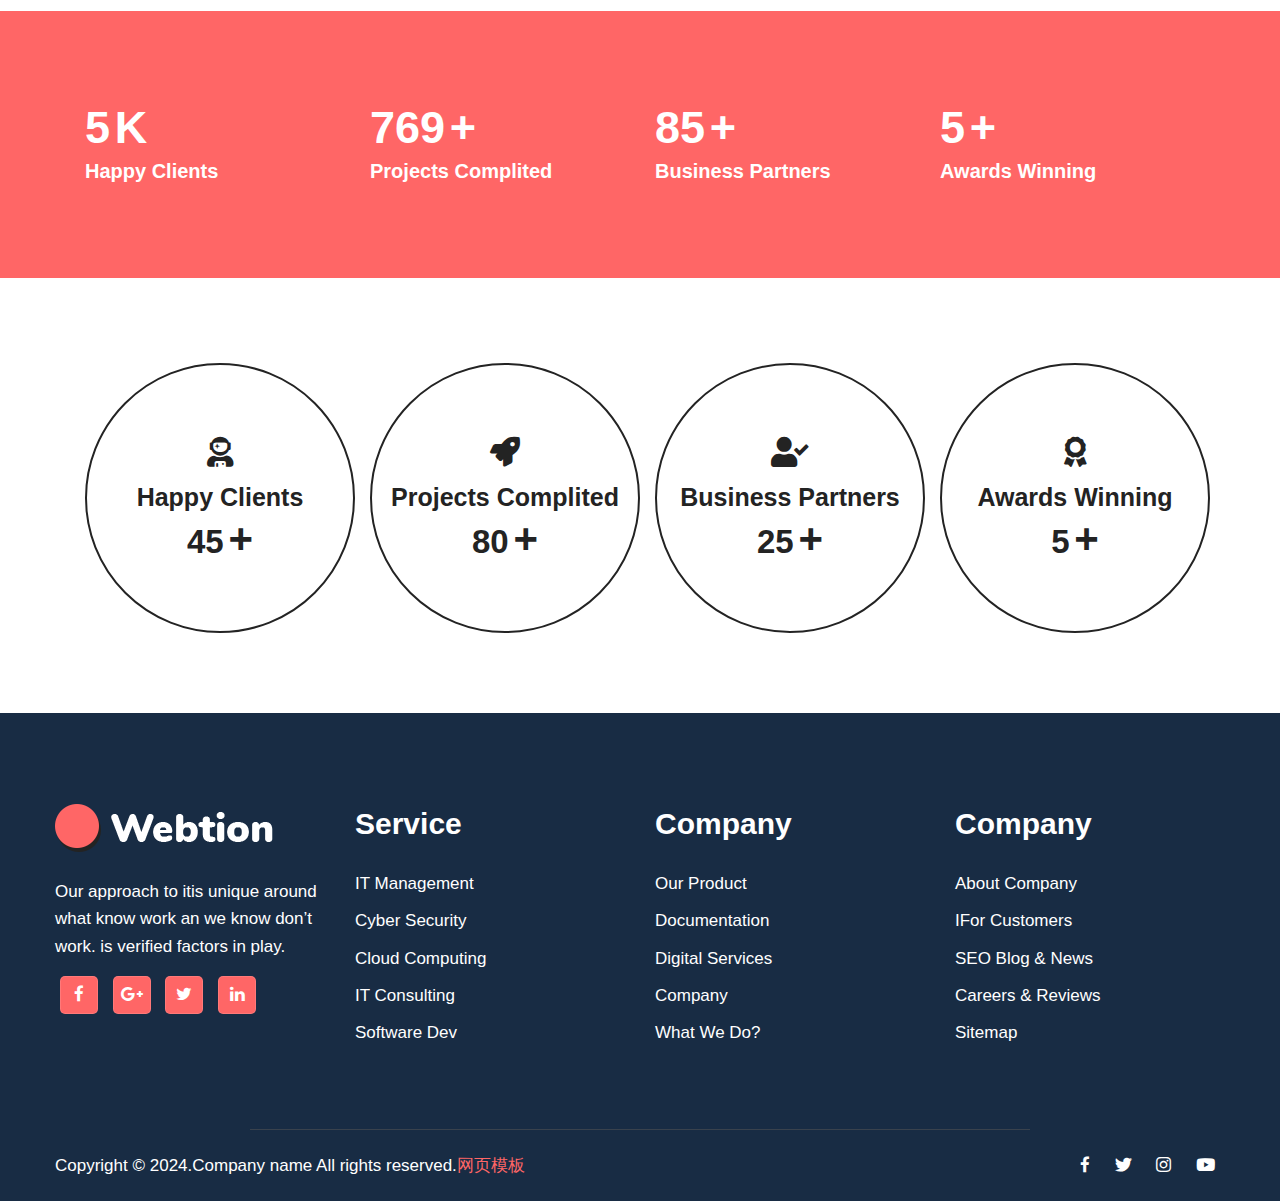
<file: counter.html>
<!DOCTYPE html>
<html lang="en-US">
   <head>
      <title>Webtion – IT Service & Digital Marketing Website Template</title>
      <meta charset="utf-8">
      <meta name="format-detection" content="telephone=no">
      <meta name="viewport" content="width=device-width, height=device-height, initial-scale=1.0,  user-scalable=0">
      <meta http-equiv="X-UA-Compatible" content="IE=Edge">
      <meta name="keywords" content=" web design html template">
      <meta name="date" content="Dec 26">
      <!-- Favicon Icon -->
      
      <link rel="stylesheet" type="text/css" href="static/css/bootstrap.min.css">
      <link rel="stylesheet" type="text/css" href="static/css/venobox.css">
      <link rel="stylesheet" type="text/css" href="static/css/plugin_theme_css.css">
      <link rel="stylesheet" type="text/css" href="static/css/style.css">
      <link rel="stylesheet" type="text/css" href="static/css/responsive.css">
      <!-- modernizr js -->
      <script src="static/js/modernizr-2.8.3.min.js"></script>
   </head>
   <body>
      <div class="em40_header_area_main">
         <div class="webtion-header-top">
            <div class="container-fluid">
               <div class="row">
                  <div class="col-lg-8 col-md-7 col-sm-12">
                     <div class="top-address menu_17">
                        <p>							
                           <span><i class="fas fa-home"></i>3st Floor New World.</span>
                           <a href="#"><i class="fas fa-envelope"></i>demo@example.com</a>
                        </p>
                     </div>
                  </div>
                  <div class="col-lg-2 col-md-1 col-sm-12">
                     <div class="top-right-menu ">
                        <ul class="social-icons text-left menu_17 text_m_right ">
                           <li><a href="#"><i class="fa fa-facebook-f"></i></a></li>
                           <li><a href="#"><i class="fab fa-twitter"></i></a></li>
                           <li><a href="#"><i class="fab fa-instagram"></i></a></li>
                           <li><a href="#"><i class="fab fa-youtube"></i></a></li>
                        </ul>
                     </div>
                  </div>
                  <div class="col-lg-2 col-md-4 col-sm-12">
                     <div class="top-address em-login text-right text_m_center">
                        <p>							
                           <a href="#"><i class="fas fa-user"></i> Login</a>
                           <a href="#"><i class="fas fa-key"></i> Register</a>
                        </p>
                     </div>
                  </div>
               </div>
            </div>
         </div>
         <div class="webtion-main-menu one_page hidden-xs hidden-sm witr_h_h10">
            <div class="webtion_nav_area scroll_fixed postfix">
               <div class="container-fluid">
                  <div class="row logo-left">
                     <div class="col-md-2 col-sm-2 col-xs-2">
                        <div class="logo">
                           <a class="main_sticky_main_l" href="index.html" title="textril">
                           <img src="static/picture/logo1.png" alt="textril">
                           </a>
                           <a class="main_sticky_l" href="index.html" title="textril">
                           <img src="static/picture/logo2.png" alt="textril">
                           </a>
                        </div>
                     </div>
                     <!-- MAIN MENU -->
                     <div class="col-md-10 col-sm-10 col-xs-10 tx_menu_together">
                        <nav class="webtion_menu main-search-menu">
                           <ul class="sub-menu">
                              <li class="menu-item-has-children">
                                 <a href="#">Home</a>
                                 <ul class="sub-menu">
                                    <li><a href="index.html">Home Page One</a></li>
                                    <li><a href="index_2.html">Home Page Two</a></li>
                                    <li><a href="video_page.html">Home Video Page</a></li>
                                    <li><a href="landing_page.html">Home One Page</a></li>
                                 </ul>
                              </li>
                              <li><a href="about_us.html">About</a></li>
                              <li class="menu-item-has-children">
                                 <a href="#">Solution</a>
                                 <ul class="sub-menu">
                                    <li><a href="it_solution.html">IT Solution</a></li>
                                    <li><a href="managed_it_services.html">Managed IT Services</a></li>
                                    <li><a href="business_solutions.html">Business Solutions</a></li>
                                    <li><a href="industries_it.html">Industries IT</a></li>
                                 </ul>
                              </li>
                              <li class="menu-item-has-children">
                                 <a href="#">Page</a>
                                 <ul class="sub-menu">
                                    <li class="menu-item-has-children">
                                       <a href="#">Elements</a>
                                       <ul class="sub-menu">
                                          <li><a href="service_box.html">Service Box</a></li>
                                          <li><a href="feature_box.html">Feature Box</a></li>
                                          <li><a href="testimonial.html">Testimonial</a></li>
                                          <li><a href="countdown.html">Countdown</a></li>
                                          <li><a href="">Counter</a></li>
                                          <li><a href="pricing.html">Pricing</a></li>
                                          <li><a href="typography.html">Typography</a></li>
                                          <li><a href="skill.html">Skill</a></li>
                                          <li><a href="custom_icon_list.html">Custom Icon List</a></li>
                                          <li><a href="coming_soon.html">Coming Soon</a></li>
                                       </ul>
                                    </li>
                                    <li><a href="why_choose.html">Why Choose Us</a></li>
                                    <li class="menu-item-has-children">
                                       <a href="#">Portfolio</a>
                                       <ul class="sub-menu">
                                          <li><a href="portfolio_2column.html">Portfolio 2Column</a></li>
                                          <li><a href="portfolio_3column.html">Portfolio 3Column</a></li>
                                          <li><a href="portfolio_4column.html">Portfolio 4Column</a></li>
                                       </ul>
                                    </li>
                                    <li><a href="service_style.html">Service Style</a></li>
                                    <li class="menu-item-has-children">
                                       <a href="#">Team</a>
                                       <ul class="sub-menu">
                                          <li><a href="team_1.html">Team 1</a></li>
                                          <li><a href="team_2.html">Team 2</a></li>
                                          <li><a href="team_3.html">Team 3</a></li>
                                          <li><a href="single_team.html">Single Team</a></li>
                                       </ul>
                                    </li>
                                    <li><a href="tab_page.html">Tab Page</a></li>
                                    <li><a href="faq_page.html">Faq Page</a></li>
                                 </ul>
                              </li>
                              <li class="menu-item-has-children">
                                 <a href="#">Blog</a>
                                 <ul class="sub-menu">
                                    <li><a href="service_mode.html">Blog Grid</a></li>
                                    <li><a href="data_visual.html">Blog Left Sidebar</a></li>
                                    <li><a href="sick.html">Blog Right Sidebar</a></li>
                                 </ul>
                              </li>
                              <li><a href="contact_us.html">Contact</a></li>
                           </ul>
                        </nav>
                        <div class="donate-btn-header">
                           <a class="dtbtn" href="#">Buy Now</a>	
                        </div>
                     </div>
                  </div>
               </div>
            </div>
         </div>
      </div>
      <!-- mobile menu -->
      <div class="mobile_logo_area">
         <div class="container">
            <div class="row">
               <div class="col-12">
                  <div class="mobilemenu_con">
                     <div class="mobile_menu_logo text-center">
                        <a href="index.html" title="webtion">
                        <img src="static/picture/logo1.png" alt="webtion">
                        </a>
                     </div>
                     <div class="mobile_menu_option">
                        <div class="mobile_menu_o mobile_opicon">
                           <i class="icofont-navigation-menu openclass"></i>
                        </div>
                        <div class="mobile_menu_inner mobile_p">
                           <div class="mobile_menu_content">
                              <div class="mobile_menu_logo text-center">
                                 <a href="index.html" title="webtion">
                                 <img src="static/picture/logo1.png" alt="webtion">
                                 </a>
                              </div>
                              <div class="menu_area mobile-menu">
                                 <nav class="webtion_menu">
                                    <ul class="sub-menu">
                                       <li class="menu-item-has-children">
                                          <a href="#">Home</a>
                                          <ul class="sub-menu">
                                             <li><a href="index.html">Home Page One</a></li>
                                             <li><a href="index_2.html">Home Page Two</a></li>
                                             <li><a href="video_page.html">Home Video Page</a></li>
                                             <li><a href="landing_page.html">Home One Page</a></li>
                                          </ul>
                                       </li>
                                       <li><a href="about_us.html">About</a></li>
                                       <li class="menu-item-has-children">
                                          <a href="#">Solution</a>
                                          <ul class="sub-menu">
                                             <li><a href="it_solution.html">IT Solution</a></li>
                                             <li><a href="managed_it_services.html">Managed IT Services</a></li>
                                             <li><a href="business_solutions.html">Business Solutions</a></li>
                                             <li><a href="industries_it.html">Industries IT</a></li>
                                          </ul>
                                       </li>
                                       <li class="menu-item-has-children">
                                          <a href="#">Page</a>
                                          <ul class="sub-menu">
                                             <li class="menu-item-has-children">
                                                <a href="#">Elements</a>
                                                <ul class="sub-menu">
                                                   <li><a href="service_box.html">Service Box</a></li>
                                                   <li><a href="feature_box.html">Feature Box</a></li>
                                                   <li><a href="testimonial.html">Testimonial</a></li>
                                                   <li><a href="countdown.html">Countdown</a></li>
                                                   <li><a href="">Counter</a></li>
                                                   <li><a href="pricing.html">Pricing</a></li>
                                                   <li><a href="typography.html">Typography</a></li>
                                                   <li><a href="skill.html">Skill</a></li>
                                                   <li><a href="custom_icon_list.html">Custom Icon List</a></li>
                                                   <li><a href="coming_soon.html">Coming Soon</a></li>
                                                </ul>
                                             </li>
                                             <li><a href="why_choose.html">Why Choose Us</a></li>
                                             <li class="menu-item-has-children">
                                                <a href="#">Portfolio</a>
                                                <ul class="sub-menu">
                                                   <li><a href="portfolio_2column.html">Portfolio 2Column</a></li>
                                                   <li><a href="portfolio_3column.html">Portfolio 3Column</a></li>
                                                   <li><a href="portfolio_4column.html">Portfolio 4Column</a></li>
                                                </ul>
                                             </li>
                                             <li><a href="service_style.html">Service Style</a></li>
                                             <li class="menu-item-has-children">
                                                <a href="#">Team</a>
                                                <ul class="sub-menu">
                                                   <li><a href="team_1.html">Team 1</a></li>
                                                   <li><a href="team_2.html">Team 2</a></li>
                                                   <li><a href="team_3.html">Team 3</a></li>
                                                   <li><a href="single_team.html">Single Team</a></li>
                                                </ul>
                                             </li>
                                             <li><a href="tab_page.html">Tab Page</a></li>
                                             <li><a href="faq_page.html">Faq Page</a></li>
                                          </ul>
                                       </li>
                                       <li class="menu-item-has-children">
                                          <a href="#">Blog</a>
                                          <ul class="sub-menu">
                                             <li><a href="service_mode.html">Blog Grid</a></li>
                                             <li><a href="data_visual.html">Blog Left Sidebar</a></li>
                                             <li><a href="sick.html">Blog Right Sidebar</a></li>
                                          </ul>
                                       </li>
                                       <li><a href="contact_us.html">Contact</a></li>
                                    </ul>
                                 </nav>
                              </div>
                              <div class="mobile_menu_o mobile_cicon">
                                 <i class="icofont-close closeclass"></i>
                              </div>
                           </div>
                        </div>
                        <div class="mobile_overlay"></div>
                     </div>
                  </div>
               </div>
            </div>
         </div>
      </div>
      <!-- End Mobile Menu -->
      <!-- breadcumb area -->
      <div class="breadcumb-area">
         <div class="container">
            <div class="row">
               <div class="col-md-12 txtc  text-center ccase">
                  <div class="brpt">
                     <h2>Counter</h2>
                  </div>
                  <div class="breadcumb-inner">
                     <ul>
                        <li>You here! <i class="icofont-thin-right"></i></li>
                        <li><a href="#">Home</a></li>
                        <li><i class="icofont-thin-right"></i></li>
                        <li><span class="current">Counter</span></li>
                     </ul>
                  </div>
               </div>
            </div>
         </div>
      </div>
      <!-- End breadcumb area -->
      <!-- counter area -->
      <div class="wb_count_area solu_pag_coun count_area2">
         <div class="container">
            <div class="row count_innr2">
               <!-- 1 single counter -->
               <div class="col-lg-3 col-md-6">
                  <div class="witr_counter_single single_counter_inner all_counter_color">
                     <div class="witr_custom_icon">
                        <i class="aprova-talk"></i>
                     </div>
                     <div class="witr_counter_number">
                        <div class="witr_counter_number_inn">
                           <h3 class="counter">5</h3>
                           <span>K</span>
                           <h4>Happy Clients </h4>
                        </div>
                     </div>
                  </div>
               </div>
               <!-- 2 single counter -->
               <div class="col-lg-3 col-md-6">
                  <div class="witr_counter_single single_counter_inner all_counter_color">
                     <div class="witr_custom_icon">
                        <i class="aprova-startup1"></i>
                     </div>
                     <div class="witr_counter_number">
                        <div class="witr_counter_number_inn">
                           <h3 class="counter">769</h3>
                           <span>+</span>
                           <h4>Projects Complited</h4>
                        </div>
                     </div>
                  </div>
               </div>
               <!-- 3 single counter -->
               <div class="col-lg-3 col-md-6">
                  <div class="witr_counter_single single_counter_inner all_counter_color">
                     <div class="witr_custom_icon">
                        <i class="aprova-avatar"></i>
                     </div>
                     <div class="witr_counter_number">
                        <div class="witr_counter_number_inn">
                           <h3 class="counter">85</h3>
                           <span>+</span>
                           <h4>Business Partners</h4>
                        </div>
                     </div>
                  </div>
               </div>
               <!-- 4 single counter -->
               <div class="col-lg-3 col-md-6">
                  <div class="witr_counter_single single_counter_inner all_counter_color">
                     <div class="witr_custom_icon">
                        <i class="aprova-award"></i>
                     </div>
                     <div class="witr_counter_number">
                        <div class="witr_counter_number_inn">
                           <h3 class="counter">5</h3>
                           <span>+</span>
                           <h4>Awards Winning</h4>
                        </div>
                     </div>
                  </div>
               </div>
            </div>
         </div>
      </div>
      <!-- counter area -->
      <div class="wb_count_area">
         <div class="container">
            <div class="row">
               <!-- 1 single counter -->
               <div class="col-lg-3 col-md-6">
                  <div class="witr_counter_single single_counter_inner all_counter_color">
                     <div class="witr_custom_icon">
                        <i class="aprova-talk"></i>
                     </div>
                     <div class="witr_counter_number">
                        <div class="witr_counter_number_inn">
                           <h3 class="counter">5</h3>
                           <span>K</span>
                           <h4>Happy Clients </h4>
                        </div>
                     </div>
                  </div>
               </div>
               <!-- 2 single counter -->
               <div class="col-lg-3 col-md-6">
                  <div class="witr_counter_single single_counter_inner all_counter_color">
                     <div class="witr_custom_icon">
                        <i class="aprova-startup1"></i>
                     </div>
                     <div class="witr_counter_number">
                        <div class="witr_counter_number_inn">
                           <h3 class="counter">769</h3>
                           <span>+</span>
                           <h4>Projects Complited</h4>
                        </div>
                     </div>
                  </div>
               </div>
               <!-- 3 single counter -->
               <div class="col-lg-3 col-md-6">
                  <div class="witr_counter_single single_counter_inner all_counter_color">
                     <div class="witr_custom_icon">
                        <i class="aprova-avatar"></i>
                     </div>
                     <div class="witr_counter_number">
                        <div class="witr_counter_number_inn">
                           <h3 class="counter">85</h3>
                           <span>+</span>
                           <h4>Business Partners</h4>
                        </div>
                     </div>
                  </div>
               </div>
               <!-- 4 single counter -->
               <div class="col-lg-3 col-md-6">
                  <div class="witr_counter_single single_counter_inner all_counter_color">
                     <div class="witr_custom_icon">
                        <i class="aprova-award"></i>
                     </div>
                     <div class="witr_counter_number">
                        <div class="witr_counter_number_inn">
                           <h3 class="counter">5</h3>
                           <span>+</span>
                           <h4>Awards Winning</h4>
                        </div>
                     </div>
                  </div>
               </div>
            </div>
         </div>
      </div>
      <!-- counter area3 -->
      <div class="wb_count_area3">
         <div class="container">
            <div class="row">
               <!-- 1 single counter -->
               <div class="col-lg-3 col-md-6">
                  <div class="single_counter all_counter_color">
                     <div class="single_counter_inner">
                        <div class="counter_icon ">
                           <i class="fas fa-user-astronaut"></i>					
                        </div>
                        <div class="counter_title">
                           <h4>Happy Clients </h4>
                        </div>
                        <div class="countr_text">
                           <h3 class="counter">45</h3>
                           <span>+</span>
                        </div>
                     </div>
                  </div>
               </div>
               <!-- 2 single counter -->
               <div class="col-lg-3 col-md-6">
                  <div class="single_counter all_counter_color">
                     <div class="single_counter_inner">
                        <div class="counter_icon ">
                           <i class="fas fa-rocket"></i>					
                        </div>
                        <div class="counter_title">
                           <h4>Projects Complited</h4>
                        </div>
                        <div class="countr_text">
                           <h3 class="counter">80</h3>
                           <span>+</span>
                        </div>
                     </div>
                  </div>
               </div>
               <!-- 3 single counter -->
               <div class="col-lg-3 col-md-6">
                  <div class="single_counter all_counter_color">
                     <div class="single_counter_inner">
                        <div class="counter_icon ">
                           <i class="fas fa-user-check"></i>					
                        </div>
                        <div class="counter_title">
                           <h4>Business Partners</h4>
                        </div>
                        <div class="countr_text">
                           <h3 class="counter">25</h3>
                           <span>+</span>
                        </div>
                     </div>
                  </div>
               </div>
               <!-- 4 single counter -->
               <div class="col-lg-3 col-md-6">
                  <div class="single_counter all_counter_color">
                     <div class="single_counter_inner">
                        <div class="counter_icon ">
                           <i class="fas fa-award"></i>					
                        </div>
                        <div class="counter_title">
                           <h4>Awards Winning</h4>
                        </div>
                        <div class="countr_text">
                           <h3 class="counter">5</h3>
                           <span>+</span>
                        </div>
                     </div>
                  </div>
               </div>
            </div>
         </div>
      </div>
      <!-- counter area -->
      <div class="wb_count_area">
         <div class="container">
            <div class="row">
               <!-- 1 single counter -->
               <div class="col-lg-3 col-md-6">
                  <div class="witr_counter_single single_counter_inner all_counter_color">
                     <div class="witr_counter_number">
                        <div class="witr_counter_number_inn">
                           <h3 class="counter">5</h3>
                           <span>K</span>
                           <h4>Happy Clients </h4>
                        </div>
                     </div>
                  </div>
               </div>
               <!-- 2 single counter -->
               <div class="col-lg-3 col-md-6">
                  <div class="witr_counter_single single_counter_inner all_counter_color">
                     <div class="witr_counter_number">
                        <div class="witr_counter_number_inn">
                           <h3 class="counter">769</h3>
                           <span>+</span>
                           <h4>Projects Complited</h4>
                        </div>
                     </div>
                  </div>
               </div>
               <!-- 3 single counter -->
               <div class="col-lg-3 col-md-6">
                  <div class="witr_counter_single single_counter_inner all_counter_color">
                     <div class="witr_counter_number">
                        <div class="witr_counter_number_inn">
                           <h3 class="counter">85</h3>
                           <span>+</span>
                           <h4>Business Partners</h4>
                        </div>
                     </div>
                  </div>
               </div>
               <!-- 4 single counter -->
               <div class="col-lg-3 col-md-6">
                  <div class="witr_counter_single single_counter_inner all_counter_color">
                     <div class="witr_counter_number">
                        <div class="witr_counter_number_inn">
                           <h3 class="counter">5</h3>
                           <span>+</span>
                           <h4>Awards Winning</h4>
                        </div>
                     </div>
                  </div>
               </div>
            </div>
         </div>
      </div>
      <!-- counter area 4 -->
      <div class="wb_count_area4">
         <div class="container">
            <div class="row">
               <!-- 1 single item -->
               <div class="col-lg-3 col-md-6">
                  <div class="witr_single_counter all_counter_color">
                     <div class="witr_counter_icon4 ">
                        <i class="fas fa-user-astronaut"></i>					
                     </div>
                     <div class="witr_counter_text">
                        <h4>Happy Clients </h4>
                        <h3 class="counter">45</h3>
                        <span>+</span>
                     </div>
                  </div>
               </div>
               <!-- 2 single item -->
               <div class="col-lg-3 col-md-6">
                  <div class="witr_single_counter all_counter_color">
                     <div class="witr_counter_icon4 ">
                        <i class="fas fa-rocket"></i>					
                     </div>
                     <div class="witr_counter_text">
                        <h4>Projects Complited</h4>
                        <h3 class="counter">80</h3>
                        <span>+</span>
                     </div>
                  </div>
               </div>
               <!-- 3 single item -->
               <div class="col-lg-3 col-md-6">
                  <div class="witr_single_counter all_counter_color">
                     <div class="witr_counter_icon4 ">
                        <i class="fas fa-user-check"></i>					
                     </div>
                     <div class="witr_counter_text">
                        <h4>Business Partners</h4>
                        <h3 class="counter">25</h3>
                        <span>+</span>
                     </div>
                  </div>
               </div>
               <!-- 4 single item -->
               <div class="col-lg-3 col-md-6">
                  <div class="witr_single_counter all_counter_color">
                     <div class="witr_counter_icon4 ">
                        <i class="fas fa-award"></i>					
                     </div>
                     <div class="witr_counter_text">
                        <h4>Awards Winning</h4>
                        <h3 class="counter">5</h3>
                        <span>+</span>
                     </div>
                  </div>
               </div>
            </div>
         </div>
      </div>
      <!-- footer area -->
      <div class="witrfm_area">
         <div class="footer-middle">
            <div class="container">
               <div class="row">
                  <div class="col-sm-12 col-md-6 col-lg-3">
                     <div class="widget widget_webtion_description_widget">
                        <div class="webtion-description-area">
                           <a href="#">
                           <img src="static/picture/logo2.png" alt="image">
                           </a>
                           <p>Our approach to itis unique around what
                              know work an we know don’t work. is
                              verified factors in play.
                           </p>
                           <p class="phone"><a href="#"> </a></p>
                           <div class="social-icons">
                              <a><i class="fa fa-facebook"></i></a>
                              <a><i class="fa fa-google-plus"></i></a>
                              <a><i class="fa fa-twitter"></i></a>
                              <a><i class="fa fa-linkedin"></i></a>
                           </div>
                        </div>
                     </div>
                  </div>
                  <div class="col-sm-12 col-md-6 col-lg-3">
                     <div class="widget widget_meta">
                        <h2 class="widget-title">Service</h2>
                        <ul>
                           <li><a href="#">IT Management</a></li>
                           <li><a href="#">Cyber Security</a></li>
                           <li><a href="#">Cloud Computing</a></li>
                           <li><a href="#">IT Consulting</a></li>
                           <li><a href="#">Software Dev</a></li>
                        </ul>
                     </div>
                  </div>
                  <div class="col-sm-12 col-md-6 col-lg-3">
                     <div class="widget widget_meta">
                        <h2 class="widget-title">Company</h2>
                        <ul>
                           <li><a href="#">Our Product</a></li>
                           <li><a href="#">Documentation</a></li>
                           <li><a href="#">Digital Services</a></li>
                           <li><a href="#">Company</a></li>
                           <li><a href="#">What We Do?</a></li>
                        </ul>
                     </div>
                  </div>
                  <div class="col-sm-12 col-md-6 col-lg-3">
                     <div class="widget widget_meta">
                        <h2 class="widget-title">Company</h2>
                        <ul>
                           <li><a href="#">About Company</a></li>
                           <li><a href="#">IFor Customers</a></li>
                           <li><a href="#">SEO Blog & News</a></li>
                           <li><a href="#">Careers & Reviews</a></li>
                           <li><a href="#">Sitemap</a></li>
                        </ul>
                     </div>
                  </div>
               </div>
            </div>
         </div>
         <!-- END FOOTER MIDDLE AREA -->
         <div class="footer-bottom">
            <div class="container">
               <div class="row">
                  <div class="col-lg-6 col-md-6 col-sm-12">
                     <div class="copy-right-text text-left">
                        <p>Copyright &copy; 2024.Company name All rights reserved.<a target="_blank" href="https://sc.chinaz.com/moban/">&#x7F51;&#x9875;&#x6A21;&#x677F;</a></p>
                     </div>
                  </div>
                  <div class="col-lg-6 col-md-6 col-sm-12">
                     <div class="footer-menu">
                        <ul class="text-right">
                           <li><a href="#"><i class="fa fa-facebook-f"></i></a></li>
                           <li><a href="#"><i class="fab fa-twitter"></i></a></li>
                           <li><a href="#"><i class="fab fa-instagram"></i></a></li>
                           <li><a href="#"><i class="fab fa-youtube"></i></a></li>
                        </ul>
                     </div>
                  </div>
               </div>
            </div>
         </div>
      </div>
      <!-- Include All JS -->
      <script src="static/js/jquery-3.5.1.min.js"></script>
      <script src="static/js/bootstrap.min.js"></script>
      <script src="static/js/isotope.pkgd.min.js"></script>
      <script src="static/js/owl.carousel.min.js"></script>
      <script src="static/js/jquery.nivo.slider.pack.js"></script>
      <script src="static/js/slick.min.js"></script>
      <script src="static/js/imagesloaded.pkgd.min.js"></script>
      <script src="static/js/venobox.min.js"></script>
      <script src="static/js/jquery.appear.js"></script>
      <script src="static/js/jquery.knob.js"></script>
      <script src="static/js/theme-pluginjs.js"></script>
      <script src="static/js/jquery.meanmenu.js"></script>
      <script src="static/js/ajax-mail.js"></script>
      <script src="static/js/theme.js"></script>
   </body>
</html>
</file>
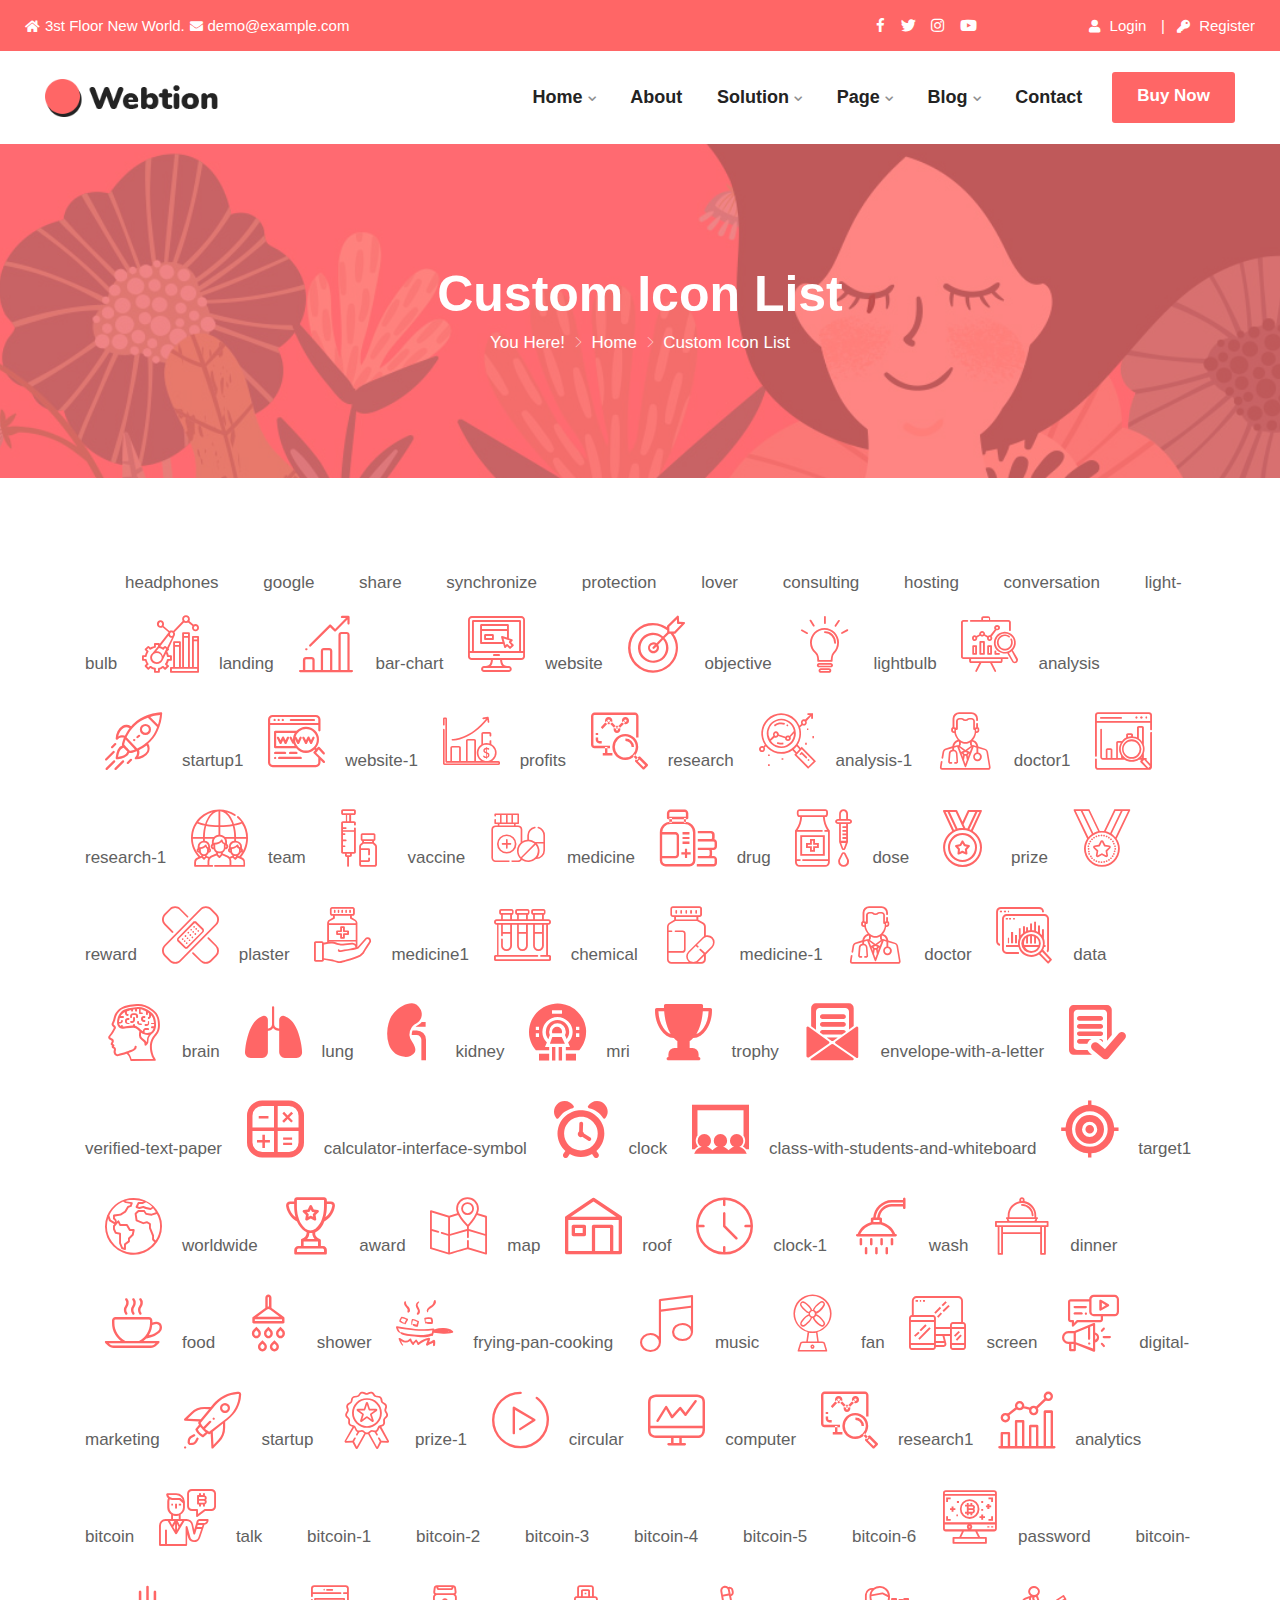
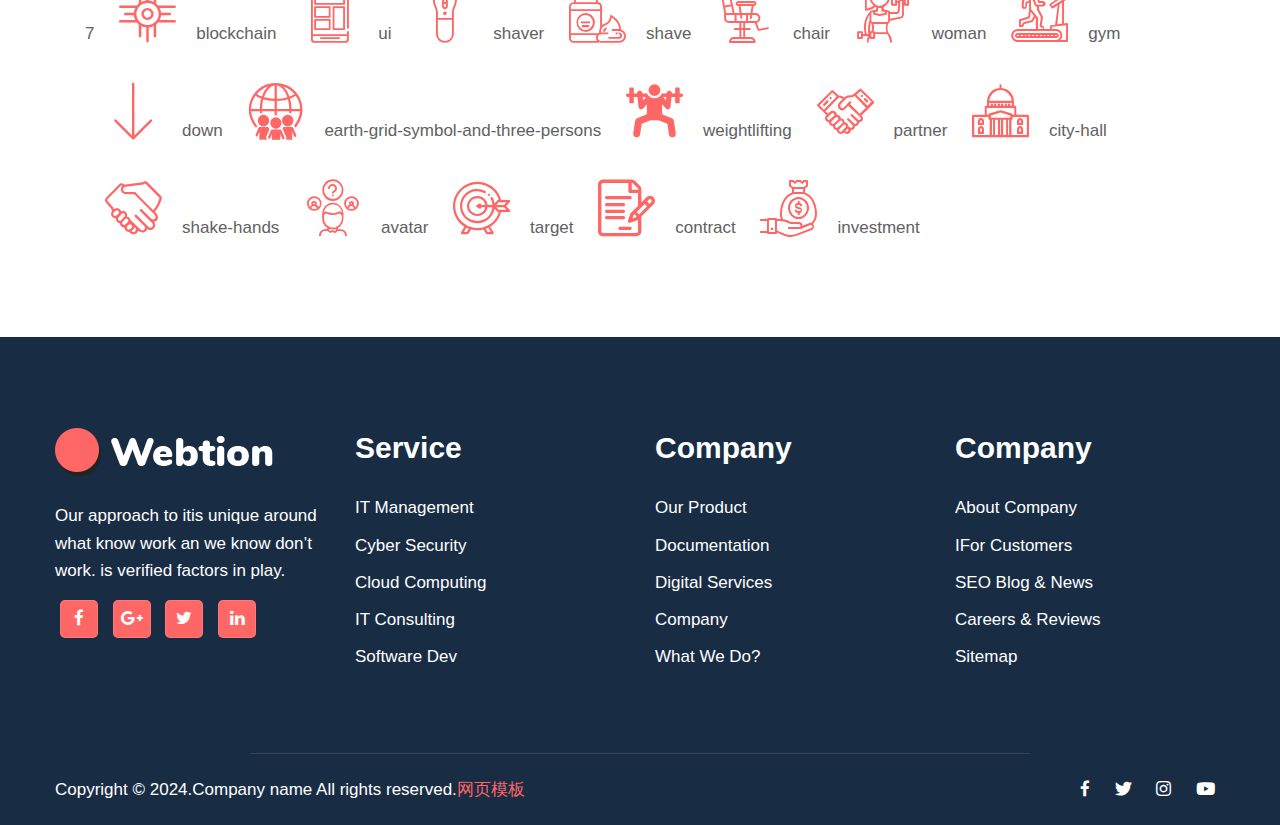
<file: custom_icon_list.html>
<!DOCTYPE html>
<html lang="en-US">
   <head>
      <title>Webtion – IT Service & Digital Marketing Website Template</title>
      <meta charset="utf-8">
      <meta name="format-detection" content="telephone=no">
      <meta name="viewport" content="width=device-width, height=device-height, initial-scale=1.0,  user-scalable=0">
      <meta http-equiv="X-UA-Compatible" content="IE=Edge">
      <meta name="keywords" content=" web design html template">
      <meta name="date" content="Dec 26">
      <!-- Favicon Icon -->
      
      <link rel="stylesheet" type="text/css" href="static/css/bootstrap.min.css">
      <link rel="stylesheet" type="text/css" href="static/css/venobox.css">
      <link rel="stylesheet" type="text/css" href="static/css/plugin_theme_css.css">
      <link rel="stylesheet" type="text/css" href="static/css/style.css">
      <link rel="stylesheet" type="text/css" href="static/css/responsive.css">
      <!-- modernizr js -->
      <script src="static/js/modernizr-2.8.3.min.js"></script>
   </head>
   <body>
      <div class="em40_header_area_main">
         <div class="webtion-header-top">
            <div class="container-fluid">
               <div class="row">
                  <div class="col-lg-8 col-md-7 col-sm-12">
                     <div class="top-address menu_17">
                        <p>							
                           <span><i class="fas fa-home"></i>3st Floor New World.</span>
                           <a href="#"><i class="fas fa-envelope"></i>demo@example.com</a>
                        </p>
                     </div>
                  </div>
                  <div class="col-lg-2 col-md-1 col-sm-12">
                     <div class="top-right-menu ">
                        <ul class="social-icons text-left menu_17 text_m_right ">
                           <li><a href="#"><i class="fa fa-facebook-f"></i></a></li>
                           <li><a href="#"><i class="fab fa-twitter"></i></a></li>
                           <li><a href="#"><i class="fab fa-instagram"></i></a></li>
                           <li><a href="#"><i class="fab fa-youtube"></i></a></li>
                        </ul>
                     </div>
                  </div>
                  <div class="col-lg-2 col-md-4 col-sm-12">
                     <div class="top-address em-login text-right text_m_center">
                        <p>							
                           <a href="#"><i class="fas fa-user"></i> Login</a>
                           <a href="#"><i class="fas fa-key"></i> Register</a>
                        </p>
                     </div>
                  </div>
               </div>
            </div>
         </div>
         <div class="webtion-main-menu one_page hidden-xs hidden-sm witr_h_h10">
            <div class="webtion_nav_area scroll_fixed postfix">
               <div class="container-fluid">
                  <div class="row logo-left">
                     <div class="col-md-2 col-sm-2 col-xs-2">
                        <div class="logo">
                           <a class="main_sticky_main_l" href="index.html" title="textril">
                           <img src="static/picture/logo1.png" alt="textril">
                           </a>
                           <a class="main_sticky_l" href="index.html" title="textril">
                           <img src="static/picture/logo2.png" alt="textril">
                           </a>
                        </div>
                     </div>
                     <!-- MAIN MENU -->
                     <div class="col-md-10 col-sm-10 col-xs-10 tx_menu_together">
                        <nav class="webtion_menu main-search-menu">
                           <ul class="sub-menu">
                              <li class="menu-item-has-children">
                                 <a href="#">Home</a>
                                 <ul class="sub-menu">
                                    <li><a href="index.html">Home Page One</a></li>
                                    <li><a href="index_2.html">Home Page Two</a></li>
                                    <li><a href="video_page.html">Home Video Page</a></li>
                                    <li><a href="landing_page.html">Home One Page</a></li>
                                 </ul>
                              </li>
                              <li><a href="about_us.html">About</a></li>
                              <li class="menu-item-has-children">
                                 <a href="#">Solution</a>
                                 <ul class="sub-menu">
                                    <li><a href="it_solution.html">IT Solution</a></li>
                                    <li><a href="managed_it_services.html">Managed IT Services</a></li>
                                    <li><a href="business_solutions.html">Business Solutions</a></li>
                                    <li><a href="industries_it.html">Industries IT</a></li>
                                 </ul>
                              </li>
                              <li class="menu-item-has-children">
                                 <a href="#">Page</a>
                                 <ul class="sub-menu">
                                    <li class="menu-item-has-children">
                                       <a href="#">Elements</a>
                                       <ul class="sub-menu">
                                          <li><a href="service_box.html">Service Box</a></li>
                                          <li><a href="feature_box.html">Feature Box</a></li>
                                          <li><a href="testimonial.html">Testimonial</a></li>
                                          <li><a href="countdown.html">Countdown</a></li>
                                          <li><a href="counter.html">Counter</a></li>
                                          <li><a href="pricing.html">Pricing</a></li>
                                          <li><a href="typography.html">Typography</a></li>
                                          <li><a href="skill.html">Skill</a></li>
                                          <li><a href="">Custom Icon List</a></li>
                                          <li><a href="coming_soon.html">Coming Soon</a></li>
                                       </ul>
                                    </li>
                                    <li><a href="why_choose.html">Why Choose Us</a></li>
                                    <li class="menu-item-has-children">
                                       <a href="#">Portfolio</a>
                                       <ul class="sub-menu">
                                          <li><a href="portfolio_2column.html">Portfolio 2Column</a></li>
                                          <li><a href="portfolio_3column.html">Portfolio 3Column</a></li>
                                          <li><a href="portfolio_4column.html">Portfolio 4Column</a></li>
                                       </ul>
                                    </li>
                                    <li><a href="service_style.html">Service Style</a></li>
                                    <li class="menu-item-has-children">
                                       <a href="#">Team</a>
                                       <ul class="sub-menu">
                                          <li><a href="team_1.html">Team 1</a></li>
                                          <li><a href="team_2.html">Team 2</a></li>
                                          <li><a href="team_3.html">Team 3</a></li>
                                          <li><a href="single_team.html">Single Team</a></li>
                                       </ul>
                                    </li>
                                    <li><a href="tab_page.html">Tab Page</a></li>
                                    <li><a href="faq_page.html">Faq Page</a></li>
                                 </ul>
                              </li>
                              <li class="menu-item-has-children">
                                 <a href="#">Blog</a>
                                 <ul class="sub-menu">
                                    <li><a href="service_mode.html">Blog Grid</a></li>
                                    <li><a href="data_visual.html">Blog Left Sidebar</a></li>
                                    <li><a href="sick.html">Blog Right Sidebar</a></li>
                                 </ul>
                              </li>
                              <li><a href="contact_us.html">Contact</a></li>
                           </ul>
                        </nav>
                        <div class="donate-btn-header">
                           <a class="dtbtn" href="#">Buy Now</a>	
                        </div>
                     </div>
                  </div>
               </div>
            </div>
         </div>
      </div>
      <!-- mobile menu -->
      <div class="mobile_logo_area">
         <div class="container">
            <div class="row">
               <div class="col-12">
                  <div class="mobilemenu_con">
                     <div class="mobile_menu_logo text-center">
                        <a href="index.html" title="webtion">
                        <img src="static/picture/logo1.png" alt="webtion">
                        </a>
                     </div>
                     <div class="mobile_menu_option">
                        <div class="mobile_menu_o mobile_opicon">
                           <i class="icofont-navigation-menu openclass"></i>
                        </div>
                        <div class="mobile_menu_inner mobile_p">
                           <div class="mobile_menu_content">
                              <div class="mobile_menu_logo text-center">
                                 <a href="index.html" title="webtion">
                                 <img src="static/picture/logo1.png" alt="webtion">
                                 </a>
                              </div>
                              <div class="menu_area mobile-menu">
                                 <nav class="webtion_menu">
                                    <ul class="sub-menu">
                                       <li class="menu-item-has-children">
                                          <a href="#">Home</a>
                                          <ul class="sub-menu">
                                             <li><a href="index.html">Home Page One</a></li>
                                             <li><a href="index_2.html">Home Page Two</a></li>
                                             <li><a href="video_page.html">Home Video Page</a></li>
                                             <li><a href="landing_page.html">Home One Page</a></li>
                                          </ul>
                                       </li>
                                       <li><a href="about_us.html">About</a></li>
                                       <li class="menu-item-has-children">
                                          <a href="#">Solution</a>
                                          <ul class="sub-menu">
                                             <li><a href="it_solution.html">IT Solution</a></li>
                                             <li><a href="managed_it_services.html">Managed IT Services</a></li>
                                             <li><a href="business_solutions.html">Business Solutions</a></li>
                                             <li><a href="industries_it.html">Industries IT</a></li>
                                          </ul>
                                       </li>
                                       <li class="menu-item-has-children">
                                          <a href="#">Page</a>
                                          <ul class="sub-menu">
                                             <li class="menu-item-has-children">
                                                <a href="#">Elements</a>
                                                <ul class="sub-menu">
                                                   <li><a href="service_box.html">Service Box</a></li>
                                                   <li><a href="feature_box.html">Feature Box</a></li>
                                                   <li><a href="testimonial.html">Testimonial</a></li>
                                                   <li><a href="countdown.html">Countdown</a></li>
                                                   <li><a href="counter.html">Counter</a></li>
                                                   <li><a href="pricing.html">Pricing</a></li>
                                                   <li><a href="typography.html">Typography</a></li>
                                                   <li><a href="skill.html">Skill</a></li>
                                                   <li><a href="">Custom Icon List</a></li>
                                                   <li><a href="coming_soon.html">Coming Soon</a></li>
                                                </ul>
                                             </li>
                                             <li><a href="why_choose.html">Why Choose Us</a></li>
                                             <li class="menu-item-has-children">
                                                <a href="#">Portfolio</a>
                                                <ul class="sub-menu">
                                                   <li><a href="portfolio_2column.html">Portfolio 2Column</a></li>
                                                   <li><a href="portfolio_3column.html">Portfolio 3Column</a></li>
                                                   <li><a href="portfolio_4column.html">Portfolio 4Column</a></li>
                                                </ul>
                                             </li>
                                             <li><a href="service_style.html">Service Style</a></li>
                                             <li class="menu-item-has-children">
                                                <a href="#">Team</a>
                                                <ul class="sub-menu">
                                                   <li><a href="team_1.html">Team 1</a></li>
                                                   <li><a href="team_2.html">Team 2</a></li>
                                                   <li><a href="team_3.html">Team 3</a></li>
                                                   <li><a href="single_team.html">Single Team</a></li>
                                                </ul>
                                             </li>
                                             <li><a href="tab_page.html">Tab Page</a></li>
                                             <li><a href="faq_page.html">Faq Page</a></li>
                                          </ul>
                                       </li>
                                       <li class="menu-item-has-children">
                                          <a href="#">Blog</a>
                                          <ul class="sub-menu">
                                             <li><a href="service_mode.html">Blog Grid</a></li>
                                             <li><a href="data_visual.html">Blog Left Sidebar</a></li>
                                             <li><a href="sick.html">Blog Right Sidebar</a></li>
                                          </ul>
                                       </li>
                                       <li><a href="contact_us.html">Contact</a></li>
                                    </ul>
                                 </nav>
                              </div>
                              <div class="mobile_menu_o mobile_cicon">
                                 <i class="icofont-close closeclass"></i>
                              </div>
                           </div>
                        </div>
                        <div class="mobile_overlay"></div>
                     </div>
                  </div>
               </div>
            </div>
         </div>
      </div>
      <!-- End Mobile Menu -->
      <!-- breadcumb area -->
      <div class="breadcumb-area">
         <div class="container">
            <div class="row">
               <div class="col-md-12 txtc  text-center ccase">
                  <div class="brpt">
                     <h2>Custom Icon List</h2>
                  </div>
                  <div class="breadcumb-inner">
                     <ul>
                        <li>You here! <i class="icofont-thin-right"></i></li>
                        <li><a href="#">Home</a></li>
                        <li><i class="icofont-thin-right"></i></li>
                        <li><span class="current">Custom Icon List</span></li>
                     </ul>
                  </div>
               </div>
            </div>
         </div>
      </div>
      <!-- End breadcumb area -->
      <!-- custom icon list -->
      <div class="custom_icon_list">
         <div class="container">
            <div class="row">
               <div class="col-lg-12">
                  <div class="witr_cs_icon">
                     <i class="aprova-headphones"></i>headphones
                     <i class="aprova-google"></i>google
                     <i class="aprova-share"></i>share
                     <i class="aprova-synchronize"></i>synchronize
                     <i class="aprova-protection"></i>protection
                     <i class="aprova-lover"></i>lover 
                     <i class="aprova-consulting"></i>consulting
                     <i class="aprova-hosting"></i>hosting
                     <i class="aprova-conversation"></i>conversation
                     <i class="aprova-light-bulb"></i>light-bulb
                     <i class="aprova-landing"></i>landing
                     <i class="aprova-bar-chart"></i>bar-chart
                     <i class="aprova-website"></i>website
                     <i class="aprova-objective"></i>objective
                     <i class="aprova-lightbulb"></i>lightbulb
                     <i class="aprova-analysis"></i>analysis
                     <i class="aprova-startup1"></i>startup1
                     <i class="aprova-website-1"></i>website-1
                     <i class="aprova-profits"></i>profits
                     <i class="aprova-research"></i>research
                     <i class="aprova-analysis-1"></i>analysis-1
                     <i class="aprova-doctor1"></i>doctor1
                     <i class="aprova-research-1"></i>research-1
                     <i class="aprova-team"></i>team
                     <i class="aprova-vaccine"></i>vaccine
                     <i class="aprova-medicine"></i>medicine
                     <i class="aprova-drug"></i>drug
                     <i class="aprova-dose"></i>dose
                     <i class="aprova-prize"></i>prize
                     <i class="aprova-reward"></i>reward
                     <i class="aprova-plaster"></i>plaster
                     <i class="aprova-medicine1"></i>medicine1
                     <i class="aprova-chemical"></i>chemical
                     <i class="aprova-medicine-1"></i>medicine-1
                     <i class="aprova-doctor"></i>doctor
                     <i class="aprova-data"></i>data
                     <i class="aprova-brain"></i>brain
                     <i class="aprova-lung"></i>lung
                     <i class="aprova-kidney"></i>kidney
                     <i class="aprova-mri"></i>mri
                     <i class="aprova-trophy"></i>trophy
                     <i class="aprova-envelope-with-a-letter"></i>envelope-with-a-letter
                     <i class="aprova-verified-text-paper"></i>verified-text-paper
                     <i class="aprova-calculator-interface-symbol"></i>calculator-interface-symbol
                     <i class="aprova-clock"></i>clock
                     <i class="aprova-class-with-students-and-whiteboard"></i>class-with-students-and-whiteboard
                     <i class="aprova-target1"></i>target1
                     <i class="aprova-worldwide"></i>worldwide
                     <i class="aprova-award"></i>award
                     <i class="aprova-map"></i>map
                     <i class="aprova-roof"></i>roof
                     <i class="aprova-clock-1"></i>clock-1
                     <i class="aprova-wash"></i>wash
                     <i class="aprova-dinner"></i>dinner
                     <i class="aprova-food"></i>food
                     <i class="aprova-shower"></i>shower
                     <i class="aprova-frying-pan-cooking"></i>frying-pan-cooking
                     <i class="aprova-music"></i>music
                     <i class="aprova-fan"></i>fan
                     <i class="aprova-screen"></i>screen
                     <i class="aprova-digital-marketing"></i>digital-marketing
                     <i class="aprova-startup"></i>startup
                     <i class="aprova-prize-1"></i>prize-1
                     <i class="aprova-circular"></i>circular
                     <i class="aprova-computer"></i>computer
                     <i class="aprova-research1"></i>research1
                     <i class="aprova-analytics"></i>analytics
                     <i class="aprova-bitcoin"></i>bitcoin
                     <i class="aprova-talk"></i>talk
                     <i class="aprova-bitcoin-1"></i>bitcoin-1
                     <i class="aprova-bitcoin-2"></i>bitcoin-2
                     <i class="aprova-bitcoin-3"></i>bitcoin-3
                     <i class="aprova-bitcoin-4"></i>bitcoin-4
                     <i class="aprova-bitcoin-5"></i>bitcoin-5
                     <i class="aprova-bitcoin-6"></i>bitcoin-6
                     <i class="aprova-password"></i>password
                     <i class="aprova-bitcoin-7"></i>bitcoin-7
                     <i class="aprova-blockchain"></i>blockchain
                     <i class="aprova-ui"></i>ui
                     <i class="aprova-shaver"></i>shaver
                     <i class="aprova-shave"></i>shave
                     <i class="aprova-chair"></i>chair
                     <i class="aprova-woman"></i>woman
                     <i class="aprova-gym"></i>gym
                     <i class="aprova-down"></i>down
                     <i class="aprova-earth-grid-symbol-and-three-persons"></i>earth-grid-symbol-and-three-persons
                     <i class="aprova-weightlifting"></i>weightlifting
                     <i class="aprova-partner"></i>partner
                     <i class="aprova-city-hall"></i>city-hall
                     <i class="aprova-shake-hands"></i>shake-hands
                     <i class="aprova-avatar"></i>avatar
                     <i class="aprova-target"></i>target
                     <i class="aprova-contract"></i>contract
                     <i class="aprova-investment"></i>investment
                  </div>
               </div>
            </div>
         </div>
      </div>
      <!-- footer area -->
      <div class="witrfm_area">
         <div class="footer-middle">
            <div class="container">
               <div class="row">
                  <div class="col-sm-12 col-md-6 col-lg-3">
                     <div class="widget widget_webtion_description_widget">
                        <div class="webtion-description-area">
                           <a href="#">
                           <img src="static/picture/logo2.png" alt="image">
                           </a>
                           <p>Our approach to itis unique around what
                              know work an we know don’t work. is
                              verified factors in play.
                           </p>
                           <p class="phone"><a href="#"> </a></p>
                           <div class="social-icons">
                              <a><i class="fa fa-facebook"></i></a>
                              <a><i class="fa fa-google-plus"></i></a>
                              <a><i class="fa fa-twitter"></i></a>
                              <a><i class="fa fa-linkedin"></i></a>
                           </div>
                        </div>
                     </div>
                  </div>
                  <div class="col-sm-12 col-md-6 col-lg-3">
                     <div class="widget widget_meta">
                        <h2 class="widget-title">Service</h2>
                        <ul>
                           <li><a href="#">IT Management</a></li>
                           <li><a href="#">Cyber Security</a></li>
                           <li><a href="#">Cloud Computing</a></li>
                           <li><a href="#">IT Consulting</a></li>
                           <li><a href="#">Software Dev</a></li>
                        </ul>
                     </div>
                  </div>
                  <div class="col-sm-12 col-md-6 col-lg-3">
                     <div class="widget widget_meta">
                        <h2 class="widget-title">Company</h2>
                        <ul>
                           <li><a href="#">Our Product</a></li>
                           <li><a href="#">Documentation</a></li>
                           <li><a href="#">Digital Services</a></li>
                           <li><a href="#">Company</a></li>
                           <li><a href="#">What We Do?</a></li>
                        </ul>
                     </div>
                  </div>
                  <div class="col-sm-12 col-md-6 col-lg-3">
                     <div class="widget widget_meta">
                        <h2 class="widget-title">Company</h2>
                        <ul>
                           <li><a href="#">About Company</a></li>
                           <li><a href="#">IFor Customers</a></li>
                           <li><a href="#">SEO Blog & News</a></li>
                           <li><a href="#">Careers & Reviews</a></li>
                           <li><a href="#">Sitemap</a></li>
                        </ul>
                     </div>
                  </div>
               </div>
            </div>
         </div>
         <!-- END FOOTER MIDDLE AREA -->
         <div class="footer-bottom">
            <div class="container">
               <div class="row">
                  <div class="col-lg-6 col-md-6 col-sm-12">
                     <div class="copy-right-text text-left">
                        <p>Copyright &copy; 2024.Company name All rights reserved.<a target="_blank" href="https://sc.chinaz.com/moban/">&#x7F51;&#x9875;&#x6A21;&#x677F;</a></p>
                     </div>
                  </div>
                  <div class="col-lg-6 col-md-6 col-sm-12">
                     <div class="footer-menu">
                        <ul class="text-right">
                           <li><a href="#"><i class="fa fa-facebook-f"></i></a></li>
                           <li><a href="#"><i class="fab fa-twitter"></i></a></li>
                           <li><a href="#"><i class="fab fa-instagram"></i></a></li>
                           <li><a href="#"><i class="fab fa-youtube"></i></a></li>
                        </ul>
                     </div>
                  </div>
               </div>
            </div>
         </div>
      </div>
      <!-- Include All JS -->
      <script src="static/js/jquery-3.5.1.min.js"></script>
      <script src="static/js/bootstrap.min.js"></script>
      <script src="static/js/isotope.pkgd.min.js"></script>
      <script src="static/js/owl.carousel.min.js"></script>
      <script src="static/js/jquery.nivo.slider.pack.js"></script>
      <script src="static/js/slick.min.js"></script>
      <script src="static/js/imagesloaded.pkgd.min.js"></script>
      <script src="static/js/venobox.min.js"></script>
      <script src="static/js/jquery.appear.js"></script>
      <script src="static/js/jquery.knob.js"></script>
      <script src="static/js/theme-pluginjs.js"></script>
      <script src="static/js/jquery.meanmenu.js"></script>
      <script src="static/js/ajax-mail.js"></script>
      <script src="static/js/theme.js"></script>
   </body>
</html>
</file>
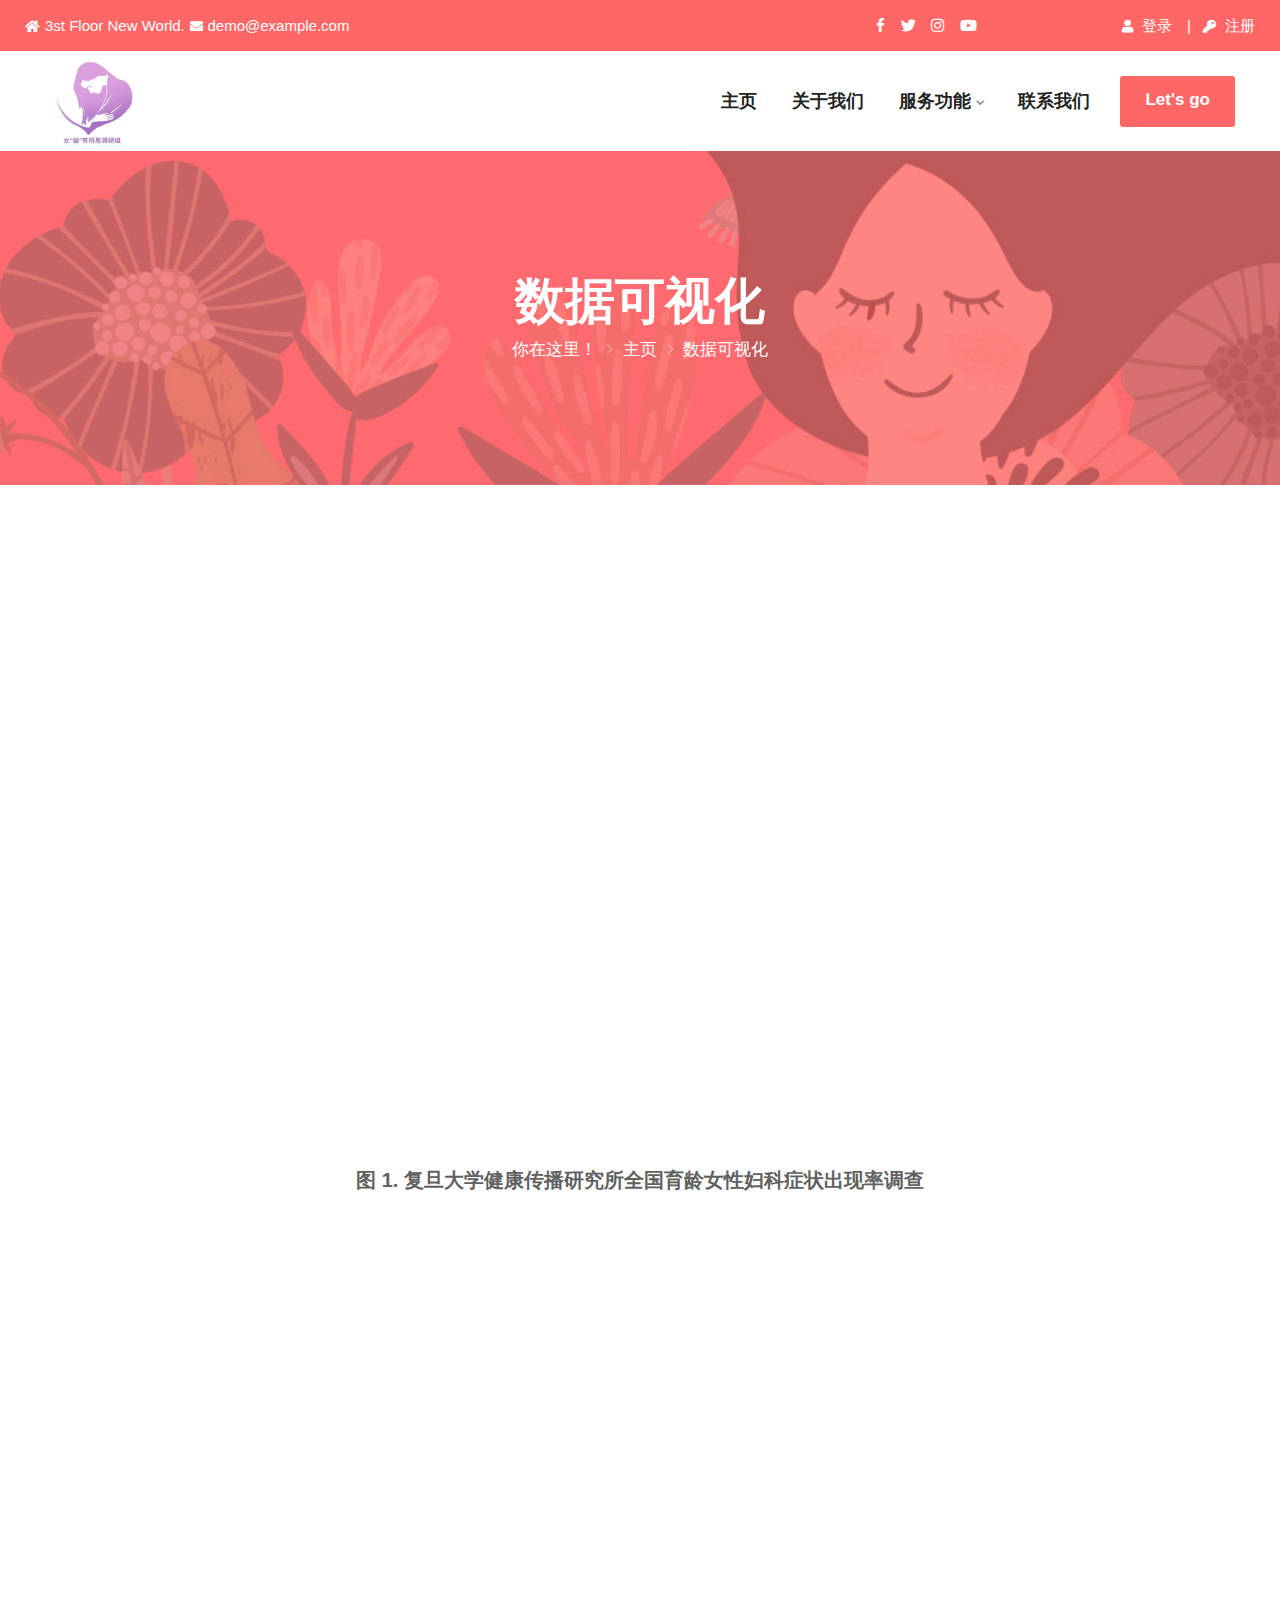
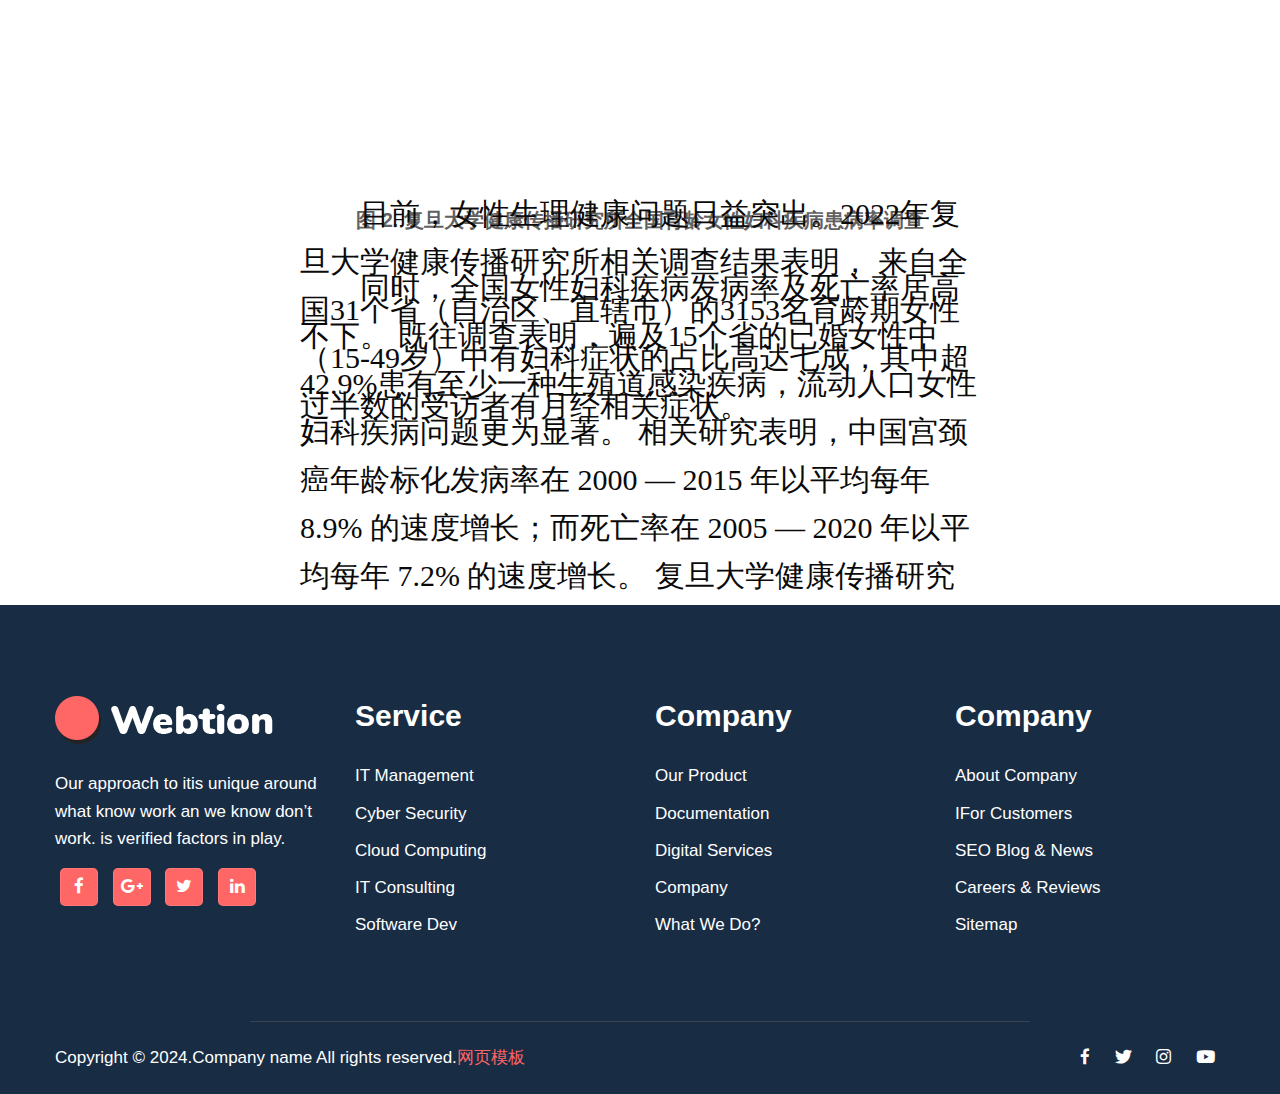
<file: data_visual.html>
<!DOCTYPE html>
<html lang="en-US">
   <head>
      <title>Webtion – IT Service & Digital Marketing Website Template</title>
      <meta charset="utf-8">
      <meta name="format-detection" content="telephone=no">
      <meta name="viewport" content="width=device-width, height=device-height, initial-scale=1.0,  user-scalable=0">
      <meta http-equiv="X-UA-Compatible" content="IE=Edge">
      <meta name="keywords" content=" web design html template">
      <meta name="date" content="Dec 26">
      <!-- Favicon Icon -->
      
      <link rel="stylesheet" type="text/css" href="static/css/bootstrap.min.css">
      <link rel="stylesheet" type="text/css" href="static/css/venobox.css">
      <link rel="stylesheet" type="text/css" href="static/css/plugin_theme_css.css">
      <link rel="stylesheet" type="text/css" href="static/css/style.css">
      <link rel="stylesheet" type="text/css" href="static/css/responsive.css">
      <link rel="stylesheet" type="text/css" href="static/css/new_css.css">
      <!-- modernizr js -->
      <script src="static/js/modernizr-2.8.3.min.js"></script>
      <script src="https://cdn.staticfile.org/echarts/4.3.0/echarts.min.js"></script>
   </head>
   <body>
   <div class="em40_header_area_main">
      <div class="webtion-header-top">
         <div class="container-fluid">
            <div class="row">
               <div class="col-lg-8 col-md-7 col-sm-12">
                  <div class="top-address menu_17">
                     <p>
                        <span><i class="fas fa-home"></i>3st Floor New World.</span>
                        <a href="#"><i class="fas fa-envelope"></i>demo@example.com</a>
                     </p>
                  </div>
               </div>
               <div class="col-lg-2 col-md-1 col-sm-12">
                  <div class="top-right-menu ">
                     <ul class="social-icons text-left menu_17 text_m_right ">
                        <li><a href="#"><i class="fa fa-facebook-f"></i></a></li>
                        <li><a href="#"><i class="fab fa-twitter"></i></a></li>
                        <li><a href="#"><i class="fab fa-instagram"></i></a></li>
                        <li><a href="#"><i class="fab fa-youtube"></i></a></li>
                     </ul>
                  </div>
               </div>
               <div class="col-lg-2 col-md-4 col-sm-12">
                  <div class="top-address em-login text-right text_m_center">
                     <p>
                        <a href="#"><i class="fas fa-user"></i> 登录</a>
                        <a href="#"><i class="fas fa-key"></i> 注册</a>
                     </p>
                  </div>
               </div>
            </div>
         </div>
      </div>
      <div class="webtion-main-menu one_page hidden-xs hidden-sm witr_h_h10">
         <div class="webtion_nav_area scroll_fixed postfix">
            <div class="container-fluid">
               <div class="row logo-left">
                  <div class="col-md-2 col-sm-2 col-xs-2">
                     <div class="logo">
                        <a class="main_sticky_main_l" href="" title="textril">
                           <img src="static/picture/logo_wo1.jpg" alt="textril" class="logo_wo1">
                        </a>
                        <a class="main_sticky_l" href="" title="textril">
                           <img src="static/picture/logo2.png" alt="textril">
                        </a>
                     </div>
                  </div>
                  <!-- MAIN MENU -->
                  <div class="col-md-10 col-sm-10 col-xs-10 tx_menu_together">
                     <nav class="webtion_menu main-search-menu">
                        <ul class="sub-menu">
                           <li>
                              <a href="index.html">主页</a>
                           </li>
                           <li><a href="about_us.html">关于我们</a></li>
                           <!--                              <li class="menu-item-has-children">-->
                           <!--                                 <a href="#">Solution</a>-->
                           <!--                                 <ul class="sub-menu">-->
                           <!--                                    <li><a href="it_solution.html">IT Solution</a></li>-->
                           <!--                                    <li><a href="managed_it_services.html">Managed IT Services</a></li>-->
                           <!--                                    <li><a href="business_solutions.html">Business Solutions</a></li>-->
                           <!--                                    <li><a href="industries_it.html">Industries IT</a></li>-->
                           <!--                                 </ul>-->
                           <!--                              </li>-->
                           <!--							  <li class="menu-item-has-children">-->
                           <!--                                 <a href="#">Page</a>-->
                           <!--                                 <ul class="sub-menu">-->
                           <!--									<li class="menu-item-has-children">-->
                           <!--										<a href="#">Elements</a>-->
                           <!--										<ul class="sub-menu">-->
                           <!--											<li><a href="service_box.html">Service Box</a></li>-->
                           <!--											<li><a href="feature_box.html">Feature Box</a></li>-->
                           <!--											<li><a href="testimonial.html">Testimonial</a></li>-->
                           <!--											<li><a href="countdown.html">Countdown</a></li>-->
                           <!--											<li><a href="counter.html">Counter</a></li>-->
                           <!--											<li><a href="pricing.html">Pricing</a></li>-->
                           <!--											<li><a href="typography.html">Typography</a></li>-->
                           <!--											<li><a href="skill.html">Skill</a></li>-->
                           <!--											<li><a href="custom_icon_list.html">Custom Icon List</a></li>-->
                           <!--											<li><a href="coming_soon.html">Coming Soon</a></li>-->
                           <!--										</ul>-->
                           <!--									</li>-->
                           <!--                                    <li><a href="why_choose.html">Why Choose Us</a></li>-->
                           <!--									<li class="menu-item-has-children">-->
                           <!--										<a href="#">Portfolio</a>-->
                           <!--										<ul class="sub-menu">-->
                           <!--											<li><a href="portfolio_2column.html">Portfolio 2Column</a></li>-->
                           <!--											<li><a href="portfolio_3column.html">Portfolio 3Column</a></li>-->
                           <!--											<li><a href="portfolio_4column.html">Portfolio 4Column</a></li>-->
                           <!--										</ul>-->
                           <!--									</li>-->
                           <!--                                    <li><a href="service_style.html">Service Style</a></li>-->
                           <!--									<li class="menu-item-has-children">-->
                           <!--										<a href="#">Team</a>-->
                           <!--										<ul class="sub-menu">-->
                           <!--											<li><a href="team_1.html">Team 1</a></li>-->
                           <!--											<li><a href="team_2.html">Team 2</a></li>-->
                           <!--											<li><a href="team_3.html">Team 3</a></li>-->
                           <!--											<li><a href="single_team.html">Single Team</a></li>-->
                           <!--										</ul>-->
                           <!--									</li>-->
                           <!--                                    <li><a href="tab_page.html">Tab Page</a></li>-->
                           <!--                                    <li><a href="faq_page.html">Faq Page</a></li>-->
                           <!--                                 </ul>-->
                           <!--                              </li>-->
                           <li class="menu-item-has-children">
                              <a href="#">服务功能</a>
                              <ul class="sub-menu">
                                 <li><a href="service_mode.html">服务模式</a></li>
                                 <li><a href="data_visual.html">数据可视化</a></li>
                                 <li><a href="sick.html">疾病介绍与预防</a></li>
                              </ul>
                           </li>
                           <li><a href="contact_us.html">联系我们</a></li>
                        </ul>
                     </nav>
                     <div class="donate-btn-header">
                        <a class="dtbtn" href="#">Let's go</a>
                     </div>
                  </div>
               </div>
            </div>
         </div>
      </div>
   </div>
      <!-- mobile menu -->
      <!-- End Mobile Menu -->
      <!-- breadcumb area -->
      <div class="breadcumb-area">
         <div class="container">
            <div class="row">
               <div class="col-md-12 txtc  text-center ccase">
                  <div class="brpt">
                     <h2>数据可视化</h2>
                  </div>
                  <div class="breadcumb-inner">
                     <ul>
                        <li>你在这里！ <i class="icofont-thin-right"></i></li>
                        <li><a href="index.html">主页</a></li>
                        <li><i class="icofont-thin-right"></i></li>
                        <li><span class="current">数据可视化</span></li>
                     </ul>
                  </div>
               </div>
            </div>
         </div>
      </div>
      <!-- 数据可视化 -->
      <div id="chart_1" style="width: 900px;height:650px;" class="chart"> </div>
      <p class="图注">图 1. 复旦大学健康传播研究所全国育龄女性妇科症状出现率调查</p>
      <div id="chart_2" style="width: 900px;height:550px;" class="chart"> </div>
      <p class="图注">图 2. 复旦大学健康传播研究所全国育龄女性妇科疾病患病率调查</p>
      <p class="数据文字">目前，女性生理健康问题日益突出。2022年复旦大学健康传播研究所相关调查结果表明，
         来自全国31个省（自治区、直辖市）的3153名育龄期女性（15-49岁）中有妇科症状的占比高达七成，其中超过半数的受访者有月经相关症状。
      </p>
      <p class="数据文字">同时，全国女性妇科疾病发病率及死亡率居高不下。
         既往调查表明，遍及15个省的已婚女性中42.9%患有至少一种生殖道感染疾病，流动人口女性妇科疾病问题更为显著。
         相关研究表明，中国宫颈癌年龄标化发病率在 2000 — 2015 年以平均每年 8.9% 的速度增长；而死亡率在 2005 — 2020 年以平均每年 7.2% 的速度增长。
         复旦大学健康传播研究所研究对象中也有高达64.4%育龄期女性患有典型妇科疾病。
      </p>











      <!-- footer area -->
      <div class="witrfm_area">
         <div class="footer-middle">
            <div class="container">
               <div class="row">
                  <div class="col-sm-12 col-md-6 col-lg-3">
                     <div class="widget widget_webtion_description_widget">
                        <div class="webtion-description-area">
                           <a href="#">
                           <img src="static/picture/logo2.png" alt="image">
                           </a>
                           <p>Our approach to itis unique around what
                              know work an we know don’t work. is
                              verified factors in play.
                           </p>
                           <p class="phone"><a href="#"> </a></p>
                           <div class="social-icons">
                              <a><i class="fa fa-facebook"></i></a>
                              <a><i class="fa fa-google-plus"></i></a>
                              <a><i class="fa fa-twitter"></i></a>
                              <a><i class="fa fa-linkedin"></i></a>
                           </div>
                        </div>
                     </div>
                  </div>
                  <div class="col-sm-12 col-md-6 col-lg-3">
                     <div class="widget widget_meta">
                        <h2 class="widget-title">Service</h2>
                        <ul>
                           <li><a href="#">IT Management</a></li>
                           <li><a href="#">Cyber Security</a></li>
                           <li><a href="#">Cloud Computing</a></li>
                           <li><a href="#">IT Consulting</a></li>
                           <li><a href="#">Software Dev</a></li>
                        </ul>
                     </div>
                  </div>
                  <div class="col-sm-12 col-md-6 col-lg-3">
                     <div class="widget widget_meta">
                        <h2 class="widget-title">Company</h2>
                        <ul>
                           <li><a href="#">Our Product</a></li>
                           <li><a href="#">Documentation</a></li>
                           <li><a href="#">Digital Services</a></li>
                           <li><a href="#">Company</a></li>
                           <li><a href="#">What We Do?</a></li>
                        </ul>
                     </div>
                  </div>
                  <div class="col-sm-12 col-md-6 col-lg-3">
                     <div class="widget widget_meta">
                        <h2 class="widget-title">Company</h2>
                        <ul>
                           <li><a href="#">About Company</a></li>
                           <li><a href="#">IFor Customers</a></li>
                           <li><a href="#">SEO Blog & News</a></li>
                           <li><a href="#">Careers & Reviews</a></li>
                           <li><a href="#">Sitemap</a></li>
                        </ul>
                     </div>
                  </div>
               </div>
            </div>
         </div>
         <!-- END FOOTER MIDDLE AREA -->
         <div class="footer-bottom">
            <div class="container">
               <div class="row">
                  <div class="col-lg-6 col-md-6 col-sm-12">
                     <div class="copy-right-text text-left">
                        <p>Copyright &copy; 2024.Company name All rights reserved.<a target="_blank" href="https://sc.chinaz.com/moban/">&#x7F51;&#x9875;&#x6A21;&#x677F;</a></p>
                     </div>
                  </div>
                  <div class="col-lg-6 col-md-6 col-sm-12">
                     <div class="footer-menu">
                        <ul class="text-right">
                           <li><a href="#"><i class="fa fa-facebook-f"></i></a></li>
                           <li><a href="#"><i class="fab fa-twitter"></i></a></li>
                           <li><a href="#"><i class="fab fa-instagram"></i></a></li>
                           <li><a href="#"><i class="fab fa-youtube"></i></a></li>
                        </ul>
                     </div>
                  </div>
               </div>
            </div>
         </div>
      </div>
      <!-- Include All JS -->
      <script src="static/js/jquery-3.5.1.min.js"></script>
      <script src="static/js/bootstrap.min.js"></script>
      <script src="static/js/isotope.pkgd.min.js"></script>
      <script src="static/js/owl.carousel.min.js"></script>
      <script src="static/js/jquery.nivo.slider.pack.js"></script>
      <script src="static/js/slick.min.js"></script>
      <script src="static/js/imagesloaded.pkgd.min.js"></script>
      <script src="static/js/venobox.min.js"></script>
      <script src="static/js/jquery.appear.js"></script>
      <script src="static/js/jquery.knob.js"></script>
      <script src="static/js/theme-pluginjs.js"></script>
      <script src="static/js/jquery.meanmenu.js"></script>
      <script src="static/js/ajax-mail.js"></script>
      <script src="static/js/theme.js"></script>
      <script src="static/js/echarts.js" type="text/javascript"></script>
   </body>
</html>
</file>
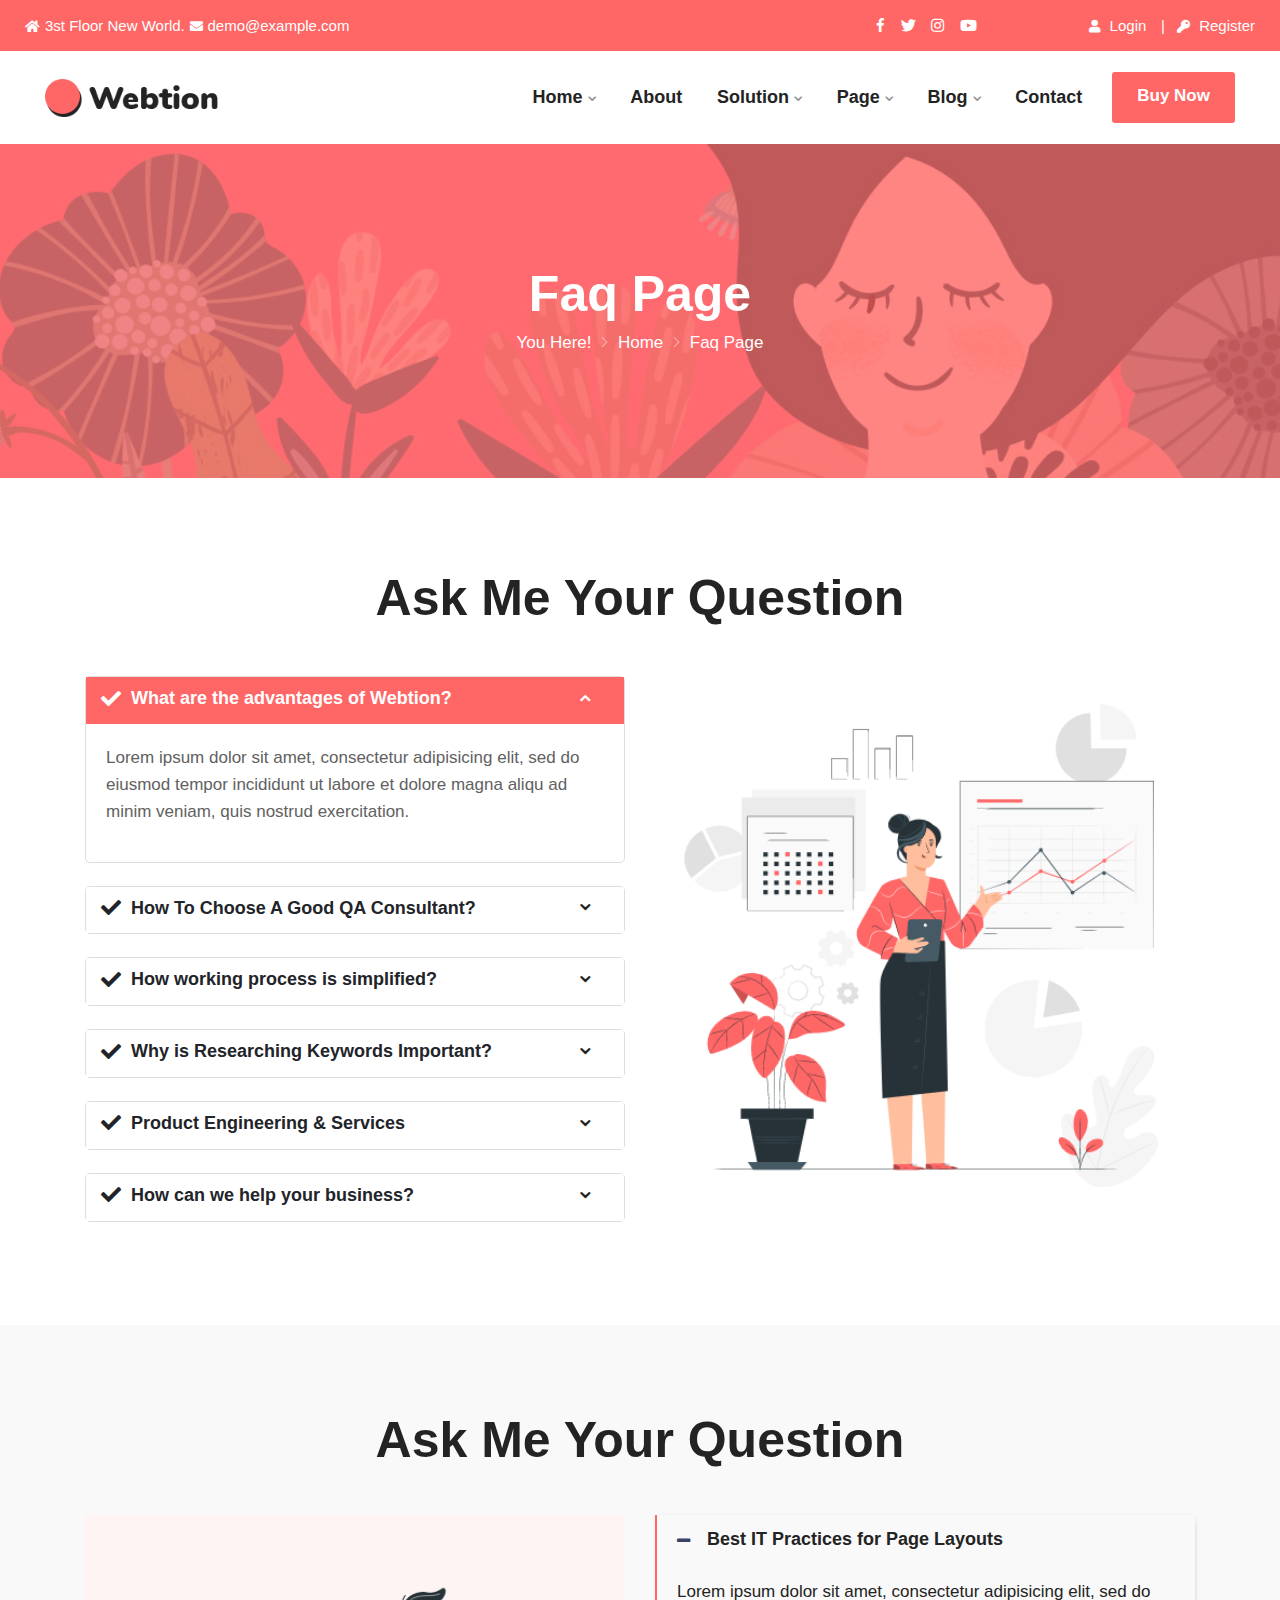
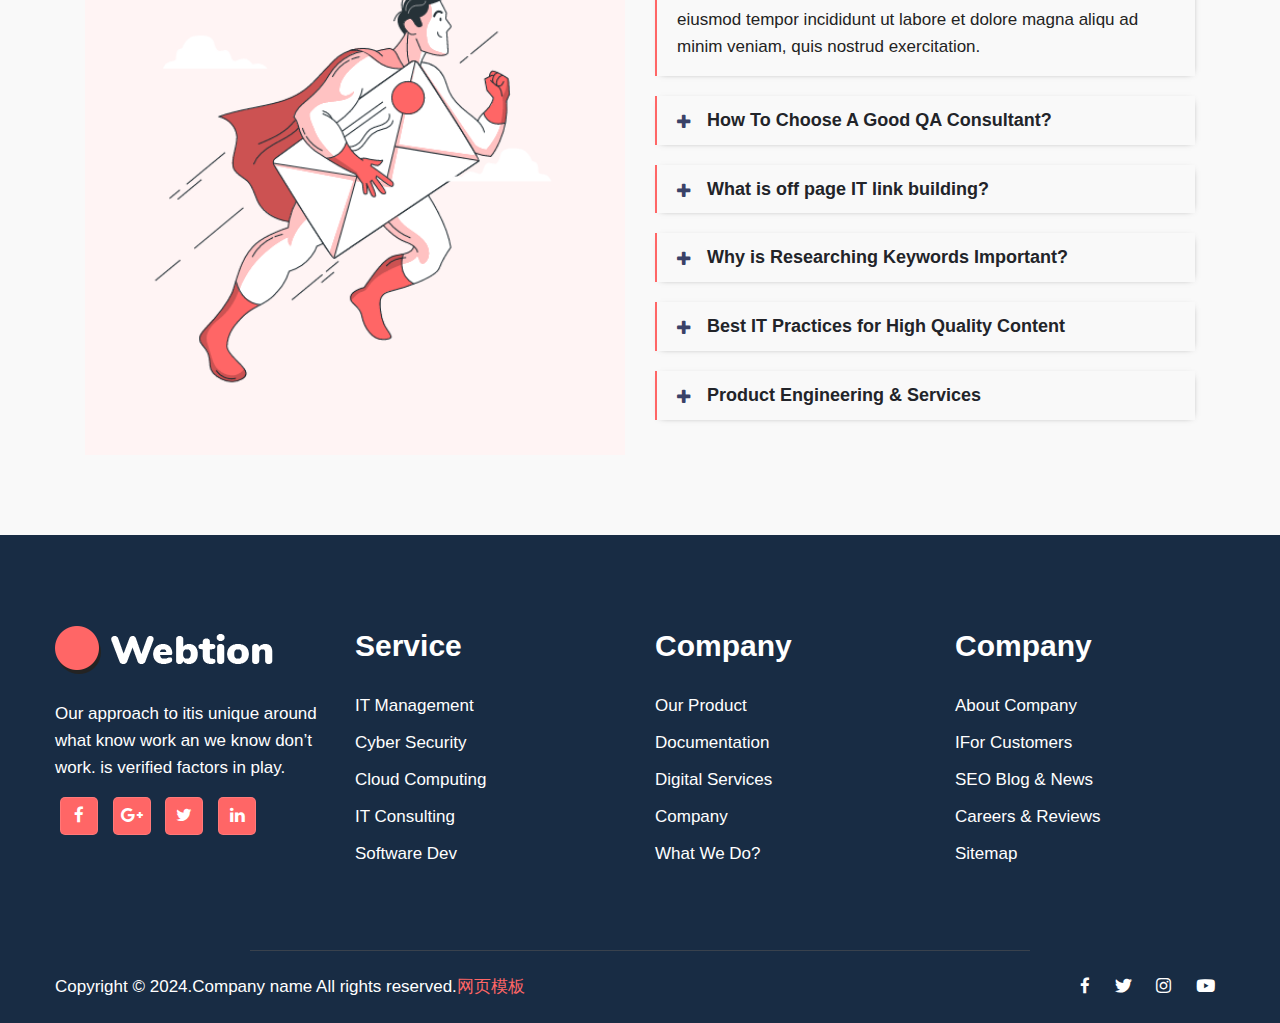
<file: faq_page.html>
<!DOCTYPE html>
<html lang="en-US">
   <head>
      <title>Webtion – IT Service & Digital Marketing Website Template</title>
      <meta charset="utf-8">
      <meta name="format-detection" content="telephone=no">
      <meta name="viewport" content="width=device-width, height=device-height, initial-scale=1.0,  user-scalable=0">
      <meta http-equiv="X-UA-Compatible" content="IE=Edge">
      <meta name="keywords" content=" web design html template">
      <meta name="date" content="Dec 26">
      <!-- Favicon Icon -->
      
      <link rel="stylesheet" type="text/css" href="static/css/bootstrap.min.css">
      <link rel="stylesheet" type="text/css" href="static/css/venobox.css">
      <link rel="stylesheet" type="text/css" href="static/css/plugin_theme_css.css">
      <link rel="stylesheet" type="text/css" href="static/css/style.css">
      <link rel="stylesheet" type="text/css" href="static/css/responsive.css">
      <!-- modernizr js -->
      <script src="static/js/modernizr-2.8.3.min.js"></script>
   </head>
   <body>
      <div class="em40_header_area_main">
         <div class="webtion-header-top">
            <div class="container-fluid">
               <div class="row">
                  <div class="col-lg-8 col-md-7 col-sm-12">
                     <div class="top-address menu_17">
                        <p>							
                           <span><i class="fas fa-home"></i>3st Floor New World.</span>
                           <a href="#"><i class="fas fa-envelope"></i>demo@example.com</a>
                        </p>
                     </div>
                  </div>
                  <div class="col-lg-2 col-md-1 col-sm-12">
                     <div class="top-right-menu ">
                        <ul class="social-icons text-left menu_17 text_m_right ">
                           <li><a href="#"><i class="fa fa-facebook-f"></i></a></li>
                           <li><a href="#"><i class="fab fa-twitter"></i></a></li>
                           <li><a href="#"><i class="fab fa-instagram"></i></a></li>
                           <li><a href="#"><i class="fab fa-youtube"></i></a></li>
                        </ul>
                     </div>
                  </div>
                  <div class="col-lg-2 col-md-4 col-sm-12">
                     <div class="top-address em-login text-right text_m_center">
                        <p>							
                           <a href="#"><i class="fas fa-user"></i> Login</a>
                           <a href="#"><i class="fas fa-key"></i> Register</a>
                        </p>
                     </div>
                  </div>
               </div>
            </div>
         </div>
         <div class="webtion-main-menu one_page hidden-xs hidden-sm witr_h_h10">
            <div class="webtion_nav_area scroll_fixed postfix">
               <div class="container-fluid">
                  <div class="row logo-left">
                     <div class="col-md-2 col-sm-2 col-xs-2">
                        <div class="logo">
                           <a class="main_sticky_main_l" href="index.html" title="textril">
                           <img src="static/picture/logo1.png" alt="textril">
                           </a>
                           <a class="main_sticky_l" href="index.html" title="textril">
                           <img src="static/picture/logo2.png" alt="textril">
                           </a>
                        </div>
                     </div>
                     <!-- MAIN MENU -->
                     <div class="col-md-10 col-sm-10 col-xs-10 tx_menu_together">
                        <nav class="webtion_menu main-search-menu">
                           <ul class="sub-menu">
                              <li class="menu-item-has-children">
                                 <a href="#">Home</a>
                                 <ul class="sub-menu">
                                    <li><a href="index.html">Home Page One</a></li>
                                    <li><a href="index_2.html">Home Page Two</a></li>
                                    <li><a href="video_page.html">Home Video Page</a></li>
                                    <li><a href="landing_page.html">Home One Page</a></li>
                                 </ul>
                              </li>
                              <li><a href="about_us.html">About</a></li>
                              <li class="menu-item-has-children">
                                 <a href="#">Solution</a>
                                 <ul class="sub-menu">
                                    <li><a href="it_solution.html">IT Solution</a></li>
                                    <li><a href="managed_it_services.html">Managed IT Services</a></li>
                                    <li><a href="business_solutions.html">Business Solutions</a></li>
                                    <li><a href="industries_it.html">Industries IT</a></li>
                                 </ul>
                              </li>
                              <li class="menu-item-has-children">
                                 <a href="#">Page</a>
                                 <ul class="sub-menu">
                                    <li class="menu-item-has-children">
                                       <a href="#">Elements</a>
                                       <ul class="sub-menu">
                                          <li><a href="service_box.html">Service Box</a></li>
                                          <li><a href="feature_box.html">Feature Box</a></li>
                                          <li><a href="testimonial.html">Testimonial</a></li>
                                          <li><a href="countdown.html">Countdown</a></li>
                                          <li><a href="counter.html">Counter</a></li>
                                          <li><a href="pricing.html">Pricing</a></li>
                                          <li><a href="typography.html">Typography</a></li>
                                          <li><a href="skill.html">Skill</a></li>
                                          <li><a href="custom_icon_list.html">Custom Icon List</a></li>
                                          <li><a href="coming_soon.html">Coming Soon</a></li>
                                       </ul>
                                    </li>
                                    <li><a href="why_choose.html">Why Choose Us</a></li>
                                    <li class="menu-item-has-children">
                                       <a href="#">Portfolio</a>
                                       <ul class="sub-menu">
                                          <li><a href="portfolio_2column.html">Portfolio 2Column</a></li>
                                          <li><a href="portfolio_3column.html">Portfolio 3Column</a></li>
                                          <li><a href="portfolio_4column.html">Portfolio 4Column</a></li>
                                       </ul>
                                    </li>
                                    <li><a href="service_style.html">Service Style</a></li>
                                    <li class="menu-item-has-children">
                                       <a href="#">Team</a>
                                       <ul class="sub-menu">
                                          <li><a href="team_1.html">Team 1</a></li>
                                          <li><a href="team_2.html">Team 2</a></li>
                                          <li><a href="team_3.html">Team 3</a></li>
                                          <li><a href="single_team.html">Single Team</a></li>
                                       </ul>
                                    </li>
                                    <li><a href="tab_page.html">Tab Page</a></li>
                                    <li><a href="">Faq Page</a></li>
                                 </ul>
                              </li>
                              <li class="menu-item-has-children">
                                 <a href="#">Blog</a>
                                 <ul class="sub-menu">
                                    <li><a href="service_mode.html">Blog Grid</a></li>
                                    <li><a href="data_visual.html">Blog Left Sidebar</a></li>
                                    <li><a href="sick.html">Blog Right Sidebar</a></li>
                                 </ul>
                              </li>
                              <li><a href="contact_us.html">Contact</a></li>
                           </ul>
                        </nav>
                        <div class="donate-btn-header">
                           <a class="dtbtn" href="#">Buy Now</a>	
                        </div>
                     </div>
                  </div>
               </div>
            </div>
         </div>
      </div>
      <!-- mobile menu -->
      <div class="mobile_logo_area">
         <div class="container">
            <div class="row">
               <div class="col-12">
                  <div class="mobilemenu_con">
                     <div class="mobile_menu_logo text-center">
                        <a href="index.html" title="webtion">
                        <img src="static/picture/logo1.png" alt="webtion">
                        </a>
                     </div>
                     <div class="mobile_menu_option">
                        <div class="mobile_menu_o mobile_opicon">
                           <i class="icofont-navigation-menu openclass"></i>
                        </div>
                        <div class="mobile_menu_inner mobile_p">
                           <div class="mobile_menu_content">
                              <div class="mobile_menu_logo text-center">
                                 <a href="index.html" title="webtion">
                                 <img src="static/picture/logo1.png" alt="webtion">
                                 </a>
                              </div>
                              <div class="menu_area mobile-menu">
                                 <nav class="webtion_menu">
                                    <ul class="sub-menu">
                                       <li class="menu-item-has-children">
                                          <a href="#">Home</a>
                                          <ul class="sub-menu">
                                             <li><a href="index.html">Home Page One</a></li>
                                             <li><a href="index_2.html">Home Page Two</a></li>
                                             <li><a href="video_page.html">Home Video Page</a></li>
                                             <li><a href="landing_page.html">Home One Page</a></li>
                                          </ul>
                                       </li>
                                       <li><a href="about_us.html">About</a></li>
                                       <li class="menu-item-has-children">
                                          <a href="#">Solution</a>
                                          <ul class="sub-menu">
                                             <li><a href="it_solution.html">IT Solution</a></li>
                                             <li><a href="managed_it_services.html">Managed IT Services</a></li>
                                             <li><a href="business_solutions.html">Business Solutions</a></li>
                                             <li><a href="industries_it.html">Industries IT</a></li>
                                          </ul>
                                       </li>
                                       <li class="menu-item-has-children">
                                          <a href="#">Page</a>
                                          <ul class="sub-menu">
                                             <li class="menu-item-has-children">
                                                <a href="#">Elements</a>
                                                <ul class="sub-menu">
                                                   <li><a href="service_box.html">Service Box</a></li>
                                                   <li><a href="feature_box.html">Feature Box</a></li>
                                                   <li><a href="testimonial.html">Testimonial</a></li>
                                                   <li><a href="countdown.html">Countdown</a></li>
                                                   <li><a href="counter.html">Counter</a></li>
                                                   <li><a href="pricing.html">Pricing</a></li>
                                                   <li><a href="typography.html">Typography</a></li>
                                                   <li><a href="skill.html">Skill</a></li>
                                                   <li><a href="custom_icon_list.html">Custom Icon List</a></li>
                                                   <li><a href="coming_soon.html">Coming Soon</a></li>
                                                </ul>
                                             </li>
                                             <li><a href="why_choose.html">Why Choose Us</a></li>
                                             <li class="menu-item-has-children">
                                                <a href="#">Portfolio</a>
                                                <ul class="sub-menu">
                                                   <li><a href="portfolio_2column.html">Portfolio 2Column</a></li>
                                                   <li><a href="portfolio_3column.html">Portfolio 3Column</a></li>
                                                   <li><a href="portfolio_4column.html">Portfolio 4Column</a></li>
                                                </ul>
                                             </li>
                                             <li><a href="service_style.html">Service Style</a></li>
                                             <li class="menu-item-has-children">
                                                <a href="#">Team</a>
                                                <ul class="sub-menu">
                                                   <li><a href="team_1.html">Team 1</a></li>
                                                   <li><a href="team_2.html">Team 2</a></li>
                                                   <li><a href="team_3.html">Team 3</a></li>
                                                   <li><a href="single_team.html">Single Team</a></li>
                                                </ul>
                                             </li>
                                             <li><a href="tab_page.html">Tab Page</a></li>
                                             <li><a href="">Faq Page</a></li>
                                          </ul>
                                       </li>
                                       <li class="menu-item-has-children">
                                          <a href="#">Blog</a>
                                          <ul class="sub-menu">
                                             <li><a href="service_mode.html">Blog Grid</a></li>
                                             <li><a href="data_visual.html">Blog Left Sidebar</a></li>
                                             <li><a href="sick.html">Blog Right Sidebar</a></li>
                                          </ul>
                                       </li>
                                       <li><a href="contact_us.html">Contact</a></li>
                                    </ul>
                                 </nav>
                              </div>
                              <div class="mobile_menu_o mobile_cicon">
                                 <i class="icofont-close closeclass"></i>
                              </div>
                           </div>
                        </div>
                        <div class="mobile_overlay"></div>
                     </div>
                  </div>
               </div>
            </div>
         </div>
      </div>
      <!-- End Mobile Menu -->
      <!-- breadcumb area -->
      <div class="breadcumb-area">
         <div class="container">
            <div class="row">
               <div class="col-md-12 txtc  text-center ccase">
                  <div class="brpt">
                     <h2>Faq Page</h2>
                  </div>
                  <div class="breadcumb-inner">
                     <ul>
                        <li>You here! <i class="icofont-thin-right"></i></li>
                        <li><a href="#">Home</a></li>
                        <li><i class="icofont-thin-right"></i></li>
                        <li><span class="current">Faq Page</span></li>
                     </ul>
                  </div>
               </div>
            </div>
         </div>
      </div>
      <!-- End breadcumb area -->
      <!-- faq area -->
      <div class="wb_faq_area">
         <div class="container">
            <div class="row">
               <div class="col-lg-12">
                  <div class="witr_section_title">
                     <div class="witr_section_title_inner text-center">
                        <h3>Ask Me Your Question</h3>
                     </div>
                  </div>
               </div>
               <div class="col-lg-6 col-md-6">
                  <div class="faq_left">
                     <div class="accordion_area">
                        <div class="faq-part">
                           <div id="accordion">
                              <div class="card card-2 active show">
                                 <div class="card-header witr_ac_card">
                                    <a href="#" class="card-link witr_ac_style" data-toggle="collapse" data-target="#collapse_a7f35c4">
                                    <i class="fas fa-check"></i>	
                                    What are the advantages of Webtion?										
                                    </a>
                                 </div>
                                 <div id="collapse_a7f35c4" class="collapse  active show " data-parent="#accordion">
                                    <div class="card-body">
                                       <p>Lorem ipsum dolor sit amet, consectetur adipisicing elit, sed do eiusmod tempor incididunt ut labore et dolore magna aliqu ad minim veniam, quis nostrud exercitation.</p>
                                    </div>
                                 </div>
                              </div>
                              <!-- card -->
                              <div class="card card-2">
                                 <div class="card-header witr_ac_card">
                                    <a href="#" class="card-link witr_ac_style" data-toggle="collapse" data-target="#collapse_e2db914">
                                    <i class="fas fa-check"></i>	
                                    How To Choose A Good QA Consultant?										
                                    </a>
                                 </div>
                                 <div id="collapse_e2db914" class="collapse" data-parent="#accordion">
                                    <div class="card-body">
                                       Lorem ipsum dolor sit amet, consectetur adipisicing elit, sed do eiusmod tempor incididunt ut labore et dolore magna aliqu ad minim veniam, quis nostrud exercitation.										
                                    </div>
                                 </div>
                              </div>
                              <!-- card -->
                              <div class="card card-2">
                                 <div class="card-header witr_ac_card">
                                    <a href="#" class="card-link witr_ac_style" data-toggle="collapse" data-target="#collapse_8267638">
                                    <i class="fas fa-check"></i>	
                                    How working process is simplified?										
                                    </a>
                                 </div>
                                 <div id="collapse_8267638" class="collapse " data-parent="#accordion">
                                    <div class="card-body">
                                       Lorem ipsum dolor sit amet, consectetur adipisicing elit, sed do eiusmod tempor incididunt ut labore et dolore magna aliqu ad minim veniam, quis nostrud exercitation.										
                                    </div>
                                 </div>
                              </div>
                              <!-- card -->
                              <div class="card card-2">
                                 <div class="card-header witr_ac_card">
                                    <a href="#" class="card-link witr_ac_style" data-toggle="collapse" data-target="#collapse_beea13b">
                                    <i class="fas fa-check"></i>	
                                    Why is Researching Keywords Important?</a>
                                 </div>
                                 <div id="collapse_beea13b" class="collapse   " data-parent="#accordion">
                                    <div class="card-body">
                                       <p>Lorem ipsum dolor sit amet, consectetur adipisicing elit, sed do eiusmod tempor incididunt ut labore et dolore magna aliqu ad minim veniam, quis nostrud exercitation.</p>
                                    </div>
                                 </div>
                              </div>
                              <!-- card -->
                              <div class="card card-2">
                                 <div class="card-header witr_ac_card">
                                    <a href="#" class="card-link witr_ac_style" data-toggle="collapse" data-target="#collapse_de2ce7c">
                                    <i class="fas fa-check"></i>	
                                    Product Engineering &amp; Services										
                                    </a>
                                 </div>
                                 <div id="collapse_de2ce7c" class="collapse" data-parent="#accordion">
                                    <div class="card-body">
                                       <p>Lorem ipsum dolor sit amet, consectetur adipisicing elit, sed do eiusmod tempor incididunt ut labore et dolore magna aliqu ad minim veniam, quis nostrud exercitation.</p>
                                    </div>
                                 </div>
                              </div>
                              <!-- card -->
                              <div class="card card-2">
                                 <div class="card-header witr_ac_card">
                                    <a href="#" class="card-link witr_ac_style" data-toggle="collapse" data-target="#collapse_47ca5cc">
                                    <i class="fas fa-check"></i>	
                                    How can we help your business?										
                                    </a>
                                 </div>
                                 <div id="collapse_47ca5cc" class="collapse" data-parent="#accordion">
                                    <div class="card-body">
                                       <p>Lorem ipsum dolor sit amet, consectetur adipisicing elit, sed do eiusmod tempor incididunt ut labore et dolore magna aliqu ad minim veniam, quis nostrud exercitation.</p>
                                    </div>
                                 </div>
                              </div>
                           </div>
                        </div>
                     </div>
                  </div>
               </div>
               <div class="col-lg-6 col-md-6">
                  <div class="skill_witr_img">
                     <div class="single_image_area">
                        <div class="single_image">
                           <img src="static/picture/skill.gif" alt="image">
                        </div>
                     </div>
                  </div>
               </div>
            </div>
         </div>
      </div>
      <!-- accordion area2 -->
      <div class="faq_area2">
         <div class="container">
            <div class="row">
               <div class="col-lg-12">
                  <div class="witr_section_title">
                     <div class="witr_section_title_inner text-center">
                        <h3>Ask Me Your Question</h3>
                     </div>
                  </div>
               </div>
               <div class="col-lg-6 col-md-6">
                  <div class="faq2_left">
                     <div class="single_image_area">
                        <div class="single_image">
                           <img src="static/picture/contact.gif" alt="image">
                        </div>
                     </div>
                  </div>
               </div>
               <div class="col-lg-6 col-md-6">
                  <div class="accordion_area accordion_area_02">
                     <div class="faq-part">
                        <div id="accordion2">
                           <!--01 single card -->	
                           <div class="card card-2 accordion_02_shadow active show">
                              <div class="card-header witr_ac_card border_bottom_0">
                                 <a href="#" class="card-link witr_ac_style writ_ac_style_02 collapsed" data-toggle="collapse" data-target="#collapse_05">	
                                 Best IT Practices for Page Layouts</a>
                              </div>
                              <div id="collapse_05" class=" collapse content_style active show" data-parent="#accordion2" style="">
                                 <p>Lorem ipsum dolor sit amet, consectetur adipisicing elit, sed do eiusmod tempor incididunt ut labore et dolore magna aliqu ad minim veniam, quis nostrud exercitation.</p>
                              </div>
                           </div>
                           <!--02 single card -->	
                           <div class="card card-2 accordion_02_shadow">
                              <div class="card-header witr_ac_card border_bottom_0">
                                 <a href="#" class="card-link witr_ac_style writ_ac_style_02" data-toggle="collapse" data-target="#collapse_1">	
                                 How To Choose A Good QA Consultant?</a>
                              </div>
                              <div id="collapse_1" class="collapse content_style " data-parent="#accordion2">
                                 <p>Lorem ipsum dolor sit amet, consectetur adipisicing elit, sed do eiusmod tempor incididunt ut labore et dolore magna aliqu ad minim veniam, quis nostrud exercitation.</p>
                              </div>
                           </div>
                           <!--03 single card -->	
                           <div class="card card-2 accordion_02_shadow">
                              <div class="card-header witr_ac_card border_bottom_0">
                                 <a href="#" class="card-link witr_ac_style writ_ac_style_02" data-toggle="collapse" data-target="#collapse_2">	
                                 What is off page IT link building?</a>
                              </div>
                              <div id="collapse_2" class="collapse  content_style " data-parent="#accordion2">
                                 <p>Lorem ipsum dolor sit amet, consectetur adipisicing elit, sed do eiusmod tempor incididunt ut labore et dolore magna aliqu ad minim veniam, quis nostrud exercitation.</p>
                              </div>
                           </div>
                           <!--04 single card -->	
                           <div class="card card-2 accordion_02_shadow">
                              <div class="card-header witr_ac_card border_bottom_0">
                                 <a href="#" class="card-link witr_ac_style writ_ac_style_02" data-toggle="collapse" data-target="#collapse_3">	
                                 Why is Researching Keywords Important?</a>
                              </div>
                              <div id="collapse_3" class="collapse  content_style " data-parent="#accordion2">
                                 <p>Lorem ipsum dolor sit amet, consectetur adipisicing elit, sed do eiusmod tempor incididunt ut labore et dolore magna aliqu ad minim veniam, quis nostrud exercitation.</p>
                              </div>
                           </div>
                           <!--05 single card -->	
                           <div class="card card-2 accordion_02_shadow">
                              <div class="card-header witr_ac_card border_bottom_0">
                                 <a href="#" class="card-link witr_ac_style writ_ac_style_02" data-toggle="collapse" data-target="#collapse_4">	
                                 Best IT Practices for High Quality Content</a>
                              </div>
                              <div id="collapse_4" class="collapse  content_style " data-parent="#accordion2">
                                 <p>Lorem ipsum dolor sit amet, consectetur adipisicing elit, sed do eiusmod tempor incididunt ut labore et dolore magna aliqu ad minim veniam, quis nostrud exercitation.</p>
                              </div>
                           </div>
                           <!--06 single card -->	
                           <div class="card card-2 accordion_02_shadow">
                              <div class="card-header witr_ac_card border_bottom_0">
                                 <a href="#" class="card-link witr_ac_style writ_ac_style_02" data-toggle="collapse" data-target="#collapse_5">	
                                 Product Engineering & Services</a>
                              </div>
                              <div id="collapse_5" class="collapse  content_style" data-parent="#accordion2">
                                 <p>Lorem ipsum dolor sit amet, consectetur adipisicing elit, sed do eiusmod tempor incididunt ut labore et dolore magna aliqu ad minim veniam, quis nostrud exercitation.</p>
                              </div>
                           </div>
                        </div>
                     </div>
                  </div>
               </div>
            </div>
         </div>
      </div>
      <!-- footer area -->
      <div class="witrfm_area">
         <div class="footer-middle">
            <div class="container">
               <div class="row">
                  <div class="col-sm-12 col-md-6 col-lg-3">
                     <div class="widget widget_webtion_description_widget">
                        <div class="webtion-description-area">
                           <a href="#">
                           <img src="static/picture/logo2.png" alt="image">
                           </a>
                           <p>Our approach to itis unique around what
                              know work an we know don’t work. is
                              verified factors in play.
                           </p>
                           <p class="phone"><a href="#"> </a></p>
                           <div class="social-icons">
                              <a><i class="fa fa-facebook"></i></a>
                              <a><i class="fa fa-google-plus"></i></a>
                              <a><i class="fa fa-twitter"></i></a>
                              <a><i class="fa fa-linkedin"></i></a>
                           </div>
                        </div>
                     </div>
                  </div>
                  <div class="col-sm-12 col-md-6 col-lg-3">
                     <div class="widget widget_meta">
                        <h2 class="widget-title">Service</h2>
                        <ul>
                           <li><a href="#">IT Management</a></li>
                           <li><a href="#">Cyber Security</a></li>
                           <li><a href="#">Cloud Computing</a></li>
                           <li><a href="#">IT Consulting</a></li>
                           <li><a href="#">Software Dev</a></li>
                        </ul>
                     </div>
                  </div>
                  <div class="col-sm-12 col-md-6 col-lg-3">
                     <div class="widget widget_meta">
                        <h2 class="widget-title">Company</h2>
                        <ul>
                           <li><a href="#">Our Product</a></li>
                           <li><a href="#">Documentation</a></li>
                           <li><a href="#">Digital Services</a></li>
                           <li><a href="#">Company</a></li>
                           <li><a href="#">What We Do?</a></li>
                        </ul>
                     </div>
                  </div>
                  <div class="col-sm-12 col-md-6 col-lg-3">
                     <div class="widget widget_meta">
                        <h2 class="widget-title">Company</h2>
                        <ul>
                           <li><a href="#">About Company</a></li>
                           <li><a href="#">IFor Customers</a></li>
                           <li><a href="#">SEO Blog & News</a></li>
                           <li><a href="#">Careers & Reviews</a></li>
                           <li><a href="#">Sitemap</a></li>
                        </ul>
                     </div>
                  </div>
               </div>
            </div>
         </div>
         <!-- END FOOTER MIDDLE AREA -->
         <div class="footer-bottom">
            <div class="container">
               <div class="row">
                  <div class="col-lg-6 col-md-6 col-sm-12">
                     <div class="copy-right-text text-left">
                        <p>Copyright &copy; 2024.Company name All rights reserved.<a target="_blank" href="https://sc.chinaz.com/moban/">&#x7F51;&#x9875;&#x6A21;&#x677F;</a></p>
                     </div>
                  </div>
                  <div class="col-lg-6 col-md-6 col-sm-12">
                     <div class="footer-menu">
                        <ul class="text-right">
                           <li><a href="#"><i class="fa fa-facebook-f"></i></a></li>
                           <li><a href="#"><i class="fab fa-twitter"></i></a></li>
                           <li><a href="#"><i class="fab fa-instagram"></i></a></li>
                           <li><a href="#"><i class="fab fa-youtube"></i></a></li>
                        </ul>
                     </div>
                  </div>
               </div>
            </div>
         </div>
      </div>
      <!-- Include All JS -->
      <script src="static/js/jquery-3.5.1.min.js"></script>
      <script src="static/js/bootstrap.min.js"></script>
      <script src="static/js/isotope.pkgd.min.js"></script>
      <script src="static/js/owl.carousel.min.js"></script>
      <script src="static/js/jquery.nivo.slider.pack.js"></script>
      <script src="static/js/slick.min.js"></script>
      <script src="static/js/imagesloaded.pkgd.min.js"></script>
      <script src="static/js/venobox.min.js"></script>
      <script src="static/js/jquery.appear.js"></script>
      <script src="static/js/jquery.knob.js"></script>
      <script src="static/js/theme-pluginjs.js"></script>
      <script src="static/js/jquery.meanmenu.js"></script>
      <script src="static/js/ajax-mail.js"></script>
      <script src="static/js/theme.js"></script>
   </body>
</html>
</file>
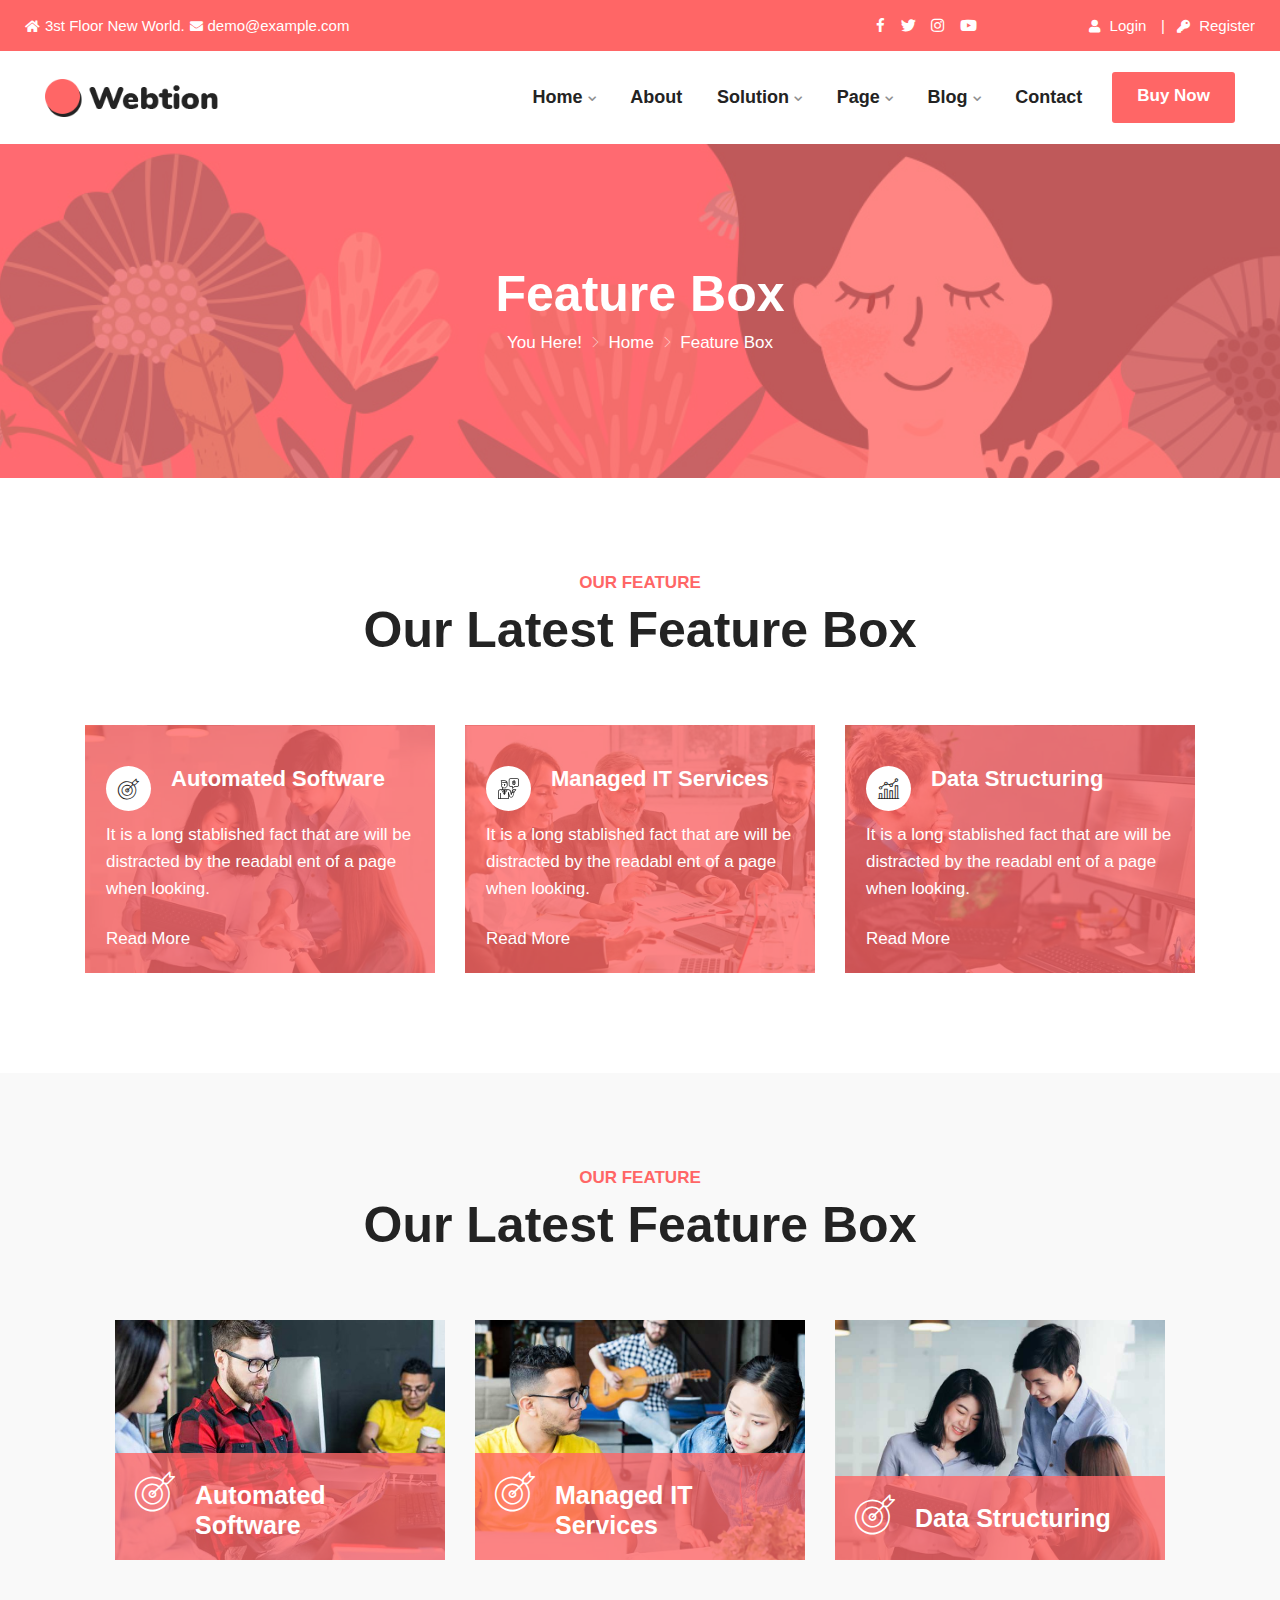
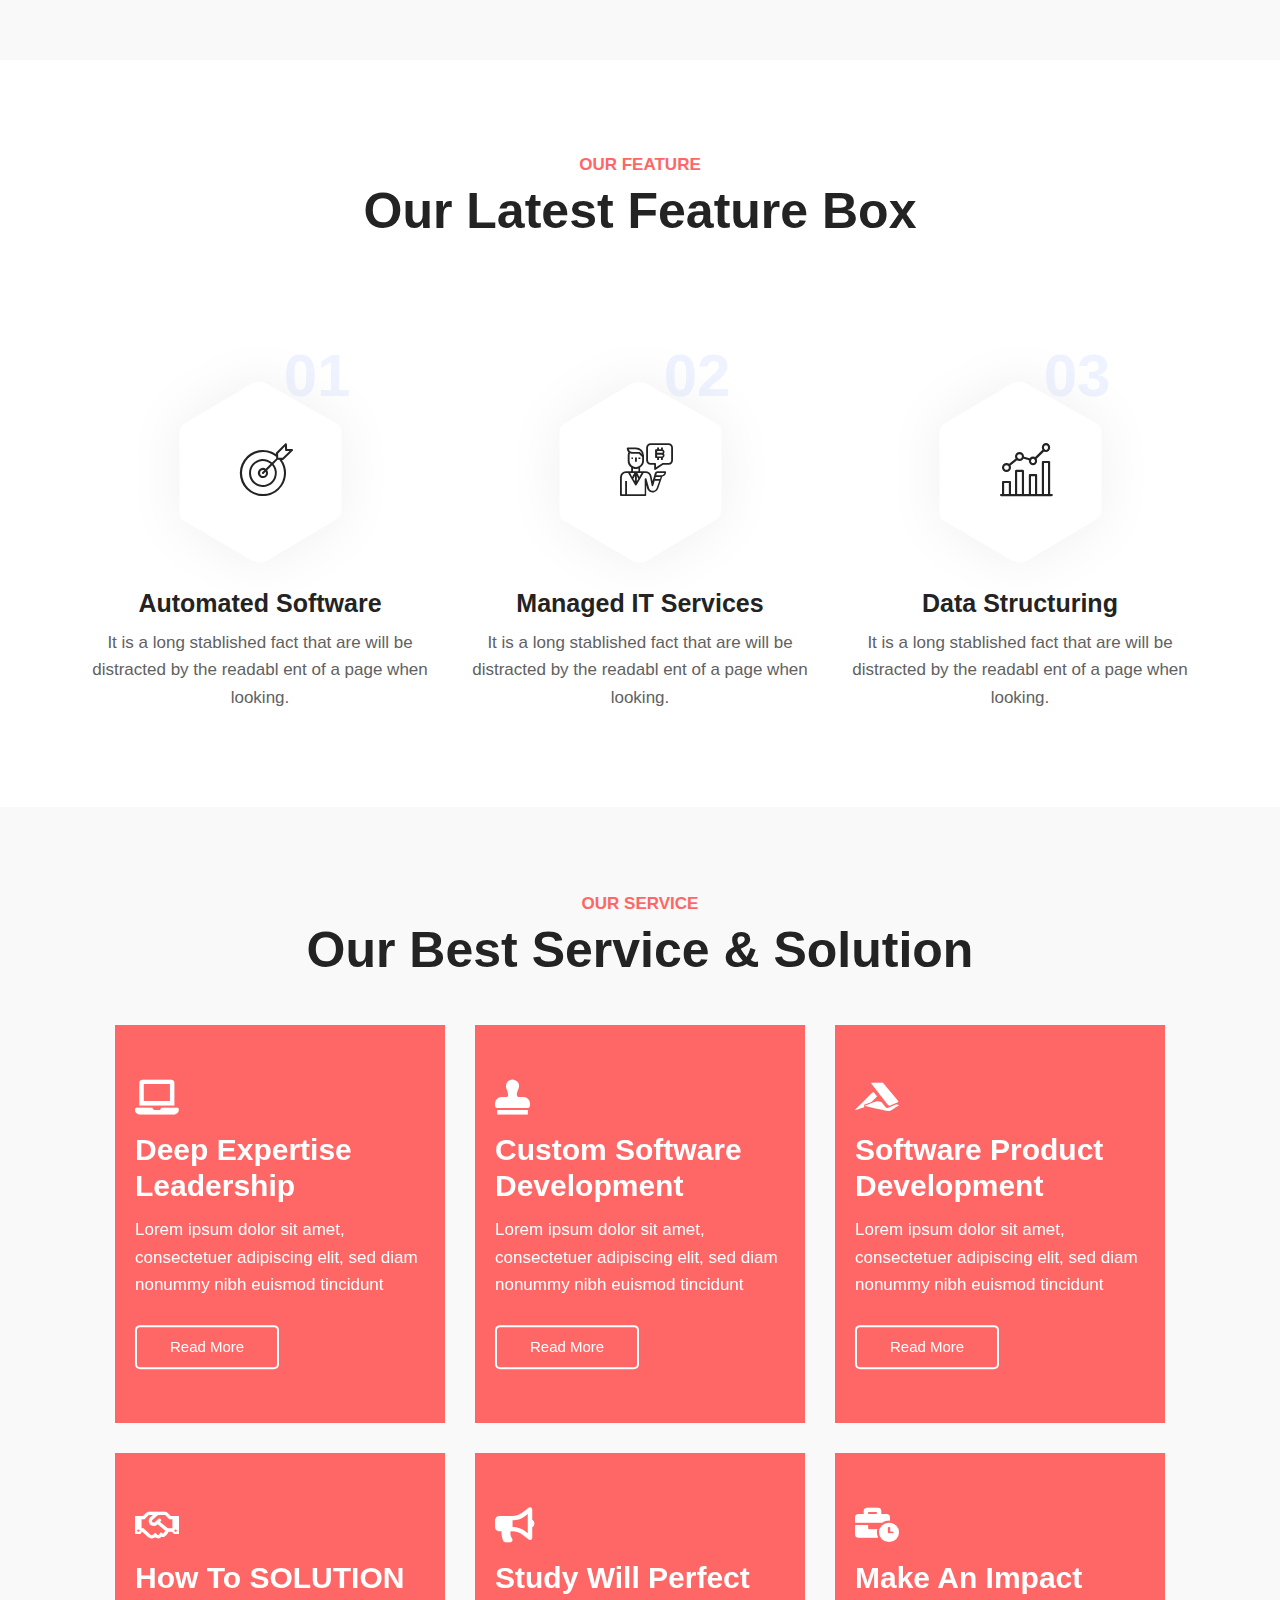
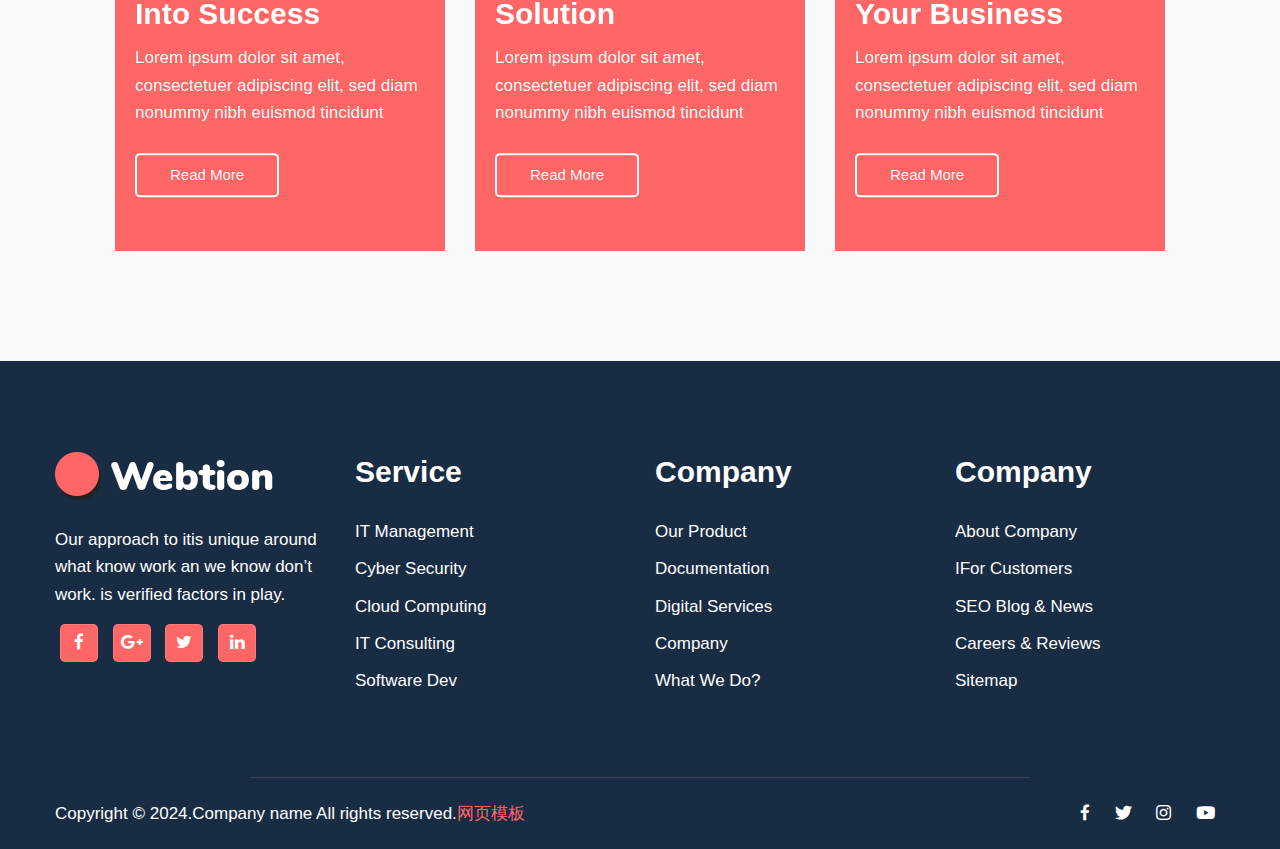
<file: feature_box.html>
<!DOCTYPE html>
<html lang="en-US">
   <head>
      <title>Webtion – IT Service & Digital Marketing Website Template</title>
      <meta charset="utf-8">
      <meta name="format-detection" content="telephone=no">
      <meta name="viewport" content="width=device-width, height=device-height, initial-scale=1.0,  user-scalable=0">
      <meta http-equiv="X-UA-Compatible" content="IE=Edge">
      <meta name="keywords" content=" web design html template">
      <meta name="date" content="Dec 26">
      <!-- Favicon Icon -->
      
      <link rel="stylesheet" type="text/css" href="static/css/bootstrap.min.css">
      <link rel="stylesheet" type="text/css" href="static/css/venobox.css">
      <link rel="stylesheet" type="text/css" href="static/css/plugin_theme_css.css">
      <link rel="stylesheet" type="text/css" href="static/css/style.css">
      <link rel="stylesheet" type="text/css" href="static/css/responsive.css">
      <!-- modernizr js -->
      <script src="static/js/modernizr-2.8.3.min.js"></script>
   </head>
   <body>
      <div class="em40_header_area_main">
         <div class="webtion-header-top">
            <div class="container-fluid">
               <div class="row">
                  <div class="col-lg-8 col-md-7 col-sm-12">
                     <div class="top-address menu_17">
                        <p>							
                           <span><i class="fas fa-home"></i>3st Floor New World.</span>
                           <a href="#"><i class="fas fa-envelope"></i>demo@example.com</a>
                        </p>
                     </div>
                  </div>
                  <div class="col-lg-2 col-md-1 col-sm-12">
                     <div class="top-right-menu ">
                        <ul class="social-icons text-left menu_17 text_m_right ">
                           <li><a href="#"><i class="fa fa-facebook-f"></i></a></li>
                           <li><a href="#"><i class="fab fa-twitter"></i></a></li>
                           <li><a href="#"><i class="fab fa-instagram"></i></a></li>
                           <li><a href="#"><i class="fab fa-youtube"></i></a></li>
                        </ul>
                     </div>
                  </div>
                  <div class="col-lg-2 col-md-4 col-sm-12">
                     <div class="top-address em-login text-right text_m_center">
                        <p>							
                           <a href="#"><i class="fas fa-user"></i> Login</a>
                           <a href="#"><i class="fas fa-key"></i> Register</a>
                        </p>
                     </div>
                  </div>
               </div>
            </div>
         </div>
         <div class="webtion-main-menu one_page hidden-xs hidden-sm witr_h_h10">
            <div class="webtion_nav_area scroll_fixed postfix">
               <div class="container-fluid">
                  <div class="row logo-left">
                     <div class="col-md-2 col-sm-2 col-xs-2">
                        <div class="logo">
                           <a class="main_sticky_main_l" href="index.html" title="textril">
                           <img src="static/picture/logo1.png" alt="textril">
                           </a>
                           <a class="main_sticky_l" href="index.html" title="textril">
                           <img src="static/picture/logo2.png" alt="textril">
                           </a>
                        </div>
                     </div>
                     <!-- MAIN MENU -->
                     <div class="col-md-10 col-sm-10 col-xs-10 tx_menu_together">
                        <nav class="webtion_menu main-search-menu">
                           <ul class="sub-menu">
                              <li class="menu-item-has-children">
                                 <a href="#">Home</a>
                                 <ul class="sub-menu">
                                    <li><a href="index.html">Home Page One</a></li>
                                    <li><a href="index_2.html">Home Page Two</a></li>
                                    <li><a href="video_page.html">Home Video Page</a></li>
                                    <li><a href="landing_page.html">Home One Page</a></li>
                                 </ul>
                              </li>
                              <li><a href="about_us.html">About</a></li>
                              <li class="menu-item-has-children">
                                 <a href="#">Solution</a>
                                 <ul class="sub-menu">
                                    <li><a href="it_solution.html">IT Solution</a></li>
                                    <li><a href="managed_it_services.html">Managed IT Services</a></li>
                                    <li><a href="business_solutions.html">Business Solutions</a></li>
                                    <li><a href="industries_it.html">Industries IT</a></li>
                                 </ul>
                              </li>
                              <li class="menu-item-has-children">
                                 <a href="#">Page</a>
                                 <ul class="sub-menu">
                                    <li class="menu-item-has-children">
                                       <a href="#">Elements</a>
                                       <ul class="sub-menu">
                                          <li><a href="service_box.html">Service Box</a></li>
                                          <li><a href="">Feature Box</a></li>
                                          <li><a href="testimonial.html">Testimonial</a></li>
                                          <li><a href="countdown.html">Countdown</a></li>
                                          <li><a href="counter.html">Counter</a></li>
                                          <li><a href="pricing.html">Pricing</a></li>
                                          <li><a href="typography.html">Typography</a></li>
                                          <li><a href="skill.html">Skill</a></li>
                                          <li><a href="custom_icon_list.html">Custom Icon List</a></li>
                                          <li><a href="coming_soon.html">Coming Soon</a></li>
                                       </ul>
                                    </li>
                                    <li><a href="why_choose.html">Why Choose Us</a></li>
                                    <li class="menu-item-has-children">
                                       <a href="#">Portfolio</a>
                                       <ul class="sub-menu">
                                          <li><a href="portfolio_2column.html">Portfolio 2Column</a></li>
                                          <li><a href="portfolio_3column.html">Portfolio 3Column</a></li>
                                          <li><a href="portfolio_4column.html">Portfolio 4Column</a></li>
                                       </ul>
                                    </li>
                                    <li><a href="service_style.html">Service Style</a></li>
                                    <li class="menu-item-has-children">
                                       <a href="#">Team</a>
                                       <ul class="sub-menu">
                                          <li><a href="team_1.html">Team 1</a></li>
                                          <li><a href="team_2.html">Team 2</a></li>
                                          <li><a href="team_3.html">Team 3</a></li>
                                          <li><a href="single_team.html">Single Team</a></li>
                                       </ul>
                                    </li>
                                    <li><a href="tab_page.html">Tab Page</a></li>
                                    <li><a href="faq_page.html">Faq Page</a></li>
                                 </ul>
                              </li>
                              <li class="menu-item-has-children">
                                 <a href="#">Blog</a>
                                 <ul class="sub-menu">
                                    <li><a href="service_mode.html">Blog Grid</a></li>
                                    <li><a href="data_visual.html">Blog Left Sidebar</a></li>
                                    <li><a href="sick.html">Blog Right Sidebar</a></li>
                                 </ul>
                              </li>
                              <li><a href="contact_us.html">Contact</a></li>
                           </ul>
                        </nav>
                        <div class="donate-btn-header">
                           <a class="dtbtn" href="#">Buy Now</a>	
                        </div>
                     </div>
                  </div>
               </div>
            </div>
         </div>
      </div>
      <!-- mobile menu -->
      <div class="mobile_logo_area">
         <div class="container">
            <div class="row">
               <div class="col-12">
                  <div class="mobilemenu_con">
                     <div class="mobile_menu_logo text-center">
                        <a href="index.html" title="webtion">
                        <img src="static/picture/logo1.png" alt="webtion">
                        </a>
                     </div>
                     <div class="mobile_menu_option">
                        <div class="mobile_menu_o mobile_opicon">
                           <i class="icofont-navigation-menu openclass"></i>
                        </div>
                        <div class="mobile_menu_inner mobile_p">
                           <div class="mobile_menu_content">
                              <div class="mobile_menu_logo text-center">
                                 <a href="index.html" title="webtion">
                                 <img src="static/picture/logo1.png" alt="webtion">
                                 </a>
                              </div>
                              <div class="menu_area mobile-menu">
                                 <nav class="webtion_menu">
                                    <ul class="sub-menu">
                                       <li class="menu-item-has-children">
                                          <a href="#">Home</a>
                                          <ul class="sub-menu">
                                             <li><a href="index.html">Home Page One</a></li>
                                             <li><a href="index_2.html">Home Page Two</a></li>
                                             <li><a href="video_page.html">Home Video Page</a></li>
                                             <li><a href="landing_page.html">Home One Page</a></li>
                                          </ul>
                                       </li>
                                       <li><a href="about_us.html">About</a></li>
                                       <li class="menu-item-has-children">
                                          <a href="#">Solution</a>
                                          <ul class="sub-menu">
                                             <li><a href="it_solution.html">IT Solution</a></li>
                                             <li><a href="managed_it_services.html">Managed IT Services</a></li>
                                             <li><a href="business_solutions.html">Business Solutions</a></li>
                                             <li><a href="industries_it.html">Industries IT</a></li>
                                          </ul>
                                       </li>
                                       <li class="menu-item-has-children">
                                          <a href="#">Page</a>
                                          <ul class="sub-menu">
                                             <li class="menu-item-has-children">
                                                <a href="#">Elements</a>
                                                <ul class="sub-menu">
                                                   <li><a href="service_box.html">Service Box</a></li>
                                                   <li><a href="">Feature Box</a></li>
                                                   <li><a href="testimonial.html">Testimonial</a></li>
                                                   <li><a href="countdown.html">Countdown</a></li>
                                                   <li><a href="counter.html">Counter</a></li>
                                                   <li><a href="pricing.html">Pricing</a></li>
                                                   <li><a href="typography.html">Typography</a></li>
                                                   <li><a href="skill.html">Skill</a></li>
                                                   <li><a href="custom_icon_list.html">Custom Icon List</a></li>
                                                   <li><a href="coming_soon.html">Coming Soon</a></li>
                                                </ul>
                                             </li>
                                             <li><a href="why_choose.html">Why Choose Us</a></li>
                                             <li class="menu-item-has-children">
                                                <a href="#">Portfolio</a>
                                                <ul class="sub-menu">
                                                   <li><a href="portfolio_2column.html">Portfolio 2Column</a></li>
                                                   <li><a href="portfolio_3column.html">Portfolio 3Column</a></li>
                                                   <li><a href="portfolio_4column.html">Portfolio 4Column</a></li>
                                                </ul>
                                             </li>
                                             <li><a href="service_style.html">Service Style</a></li>
                                             <li class="menu-item-has-children">
                                                <a href="#">Team</a>
                                                <ul class="sub-menu">
                                                   <li><a href="team_1.html">Team 1</a></li>
                                                   <li><a href="team_2.html">Team 2</a></li>
                                                   <li><a href="team_3.html">Team 3</a></li>
                                                   <li><a href="single_team.html">Single Team</a></li>
                                                </ul>
                                             </li>
                                             <li><a href="tab_page.html">Tab Page</a></li>
                                             <li><a href="faq_page.html">Faq Page</a></li>
                                          </ul>
                                       </li>
                                       <li class="menu-item-has-children">
                                          <a href="#">Blog</a>
                                          <ul class="sub-menu">
                                             <li><a href="service_mode.html">Blog Grid</a></li>
                                             <li><a href="data_visual.html">Blog Left Sidebar</a></li>
                                             <li><a href="sick.html">Blog Right Sidebar</a></li>
                                          </ul>
                                       </li>
                                       <li><a href="contact_us.html">Contact</a></li>
                                    </ul>
                                 </nav>
                              </div>
                              <div class="mobile_menu_o mobile_cicon">
                                 <i class="icofont-close closeclass"></i>
                              </div>
                           </div>
                        </div>
                        <div class="mobile_overlay"></div>
                     </div>
                  </div>
               </div>
            </div>
         </div>
      </div>
      <!-- End Mobile Menu -->
      <!-- breadcumb area -->
      <div class="breadcumb-area">
         <div class="container">
            <div class="row">
               <div class="col-md-12 txtc  text-center ccase">
                  <div class="brpt">
                     <h2>Feature Box</h2>
                  </div>
                  <div class="breadcumb-inner">
                     <ul>
                        <li>You here! <i class="icofont-thin-right"></i></li>
                        <li><a href="#">Home</a></li>
                        <li><i class="icofont-thin-right"></i></li>
                        <li><span class="current">Feature Box</span></li>
                     </ul>
                  </div>
               </div>
            </div>
         </div>
      </div>
      <!-- End breadcumb area -->
      <!-- feature box feature -->
      <div class="wb_fe_area2">
         <div class="container">
            <div class="row">
               <div class="col-lg-12">
                  <div class="witr_section_title">
                     <div class="witr_section_title_inner text-center">
                        <h2>Our Feature</h2>
                        <h3>Our Latest Feature Box</h3>
                     </div>
                  </div>
               </div>
               <!-- 1 single feature -->
               <div class="col-lg-4 col-md-6">
                  <div class="em-feature all_feature_color">
                     <div class="feature_inner_box">
                        <div class="feature_inner">
                           <div class="em_feature-icon">
                              <i class="aprova-objective"></i>
                           </div>
                           <div class="em-feature-title">
                              <h2>Automated Software </h2>
                           </div>
                        </div>
                        <div class="em_content_text">
                           <div class="em-feature-desc">
                              <p>It is a long stablished fact that are will be distracted by the readabl ent of a page when looking. </p>
                           </div>
                        </div>
                        <div class="f-readmore">
                           <div class="feature_button feature_btn">
                              <a href="#">Read More</a>
                           </div>
                        </div>
                     </div>
                  </div>
               </div>
               <!-- 2 single feature -->
               <div class="col-lg-4 col-md-6">
                  <div class="em-feature all_feature_color ">
                     <div class="feature_inner_box fe_img2">
                        <div class="feature_inner">
                           <div class="em_feature-icon">
                              <i class="aprova-talk"></i>
                           </div>
                           <div class="em-feature-title">
                              <h2>Managed IT Services</h2>
                           </div>
                        </div>
                        <div class="em_content_text">
                           <div class="em-feature-desc">
                              <p>It is a long stablished fact that are will be distracted by the readabl ent of a page when looking. </p>
                           </div>
                        </div>
                        <div class="f-readmore">
                           <div class="feature_button feature_btn">
                              <a href="#">Read More</a>
                           </div>
                        </div>
                     </div>
                  </div>
               </div>
               <!-- 3 single feature -->
               <div class="col-lg-4 col-md-6">
                  <div class="em-feature all_feature_color ">
                     <div class="feature_inner_box fe_img3">
                        <div class="feature_inner">
                           <div class="em_feature-icon">
                              <i class="aprova-analytics"></i>
                           </div>
                           <div class="em-feature-title">
                              <h2>Data Structuring</h2>
                           </div>
                        </div>
                        <div class="em_content_text">
                           <div class="em-feature-desc">
                              <p>It is a long stablished fact that are will be distracted by the readabl ent of a page when looking. </p>
                           </div>
                        </div>
                        <div class="f-readmore">
                           <div class="feature_button feature_btn">
                              <a href="#">Read More</a>
                           </div>
                        </div>
                     </div>
                  </div>
               </div>
            </div>
         </div>
      </div>
      <!-- feature area 3 -->
      <div class="wb_fe_area3">
         <div class="container">
            <div class="row">
               <div class="col-lg-12">
                  <div class="witr_section_title">
                     <div class="witr_section_title_inner text-center">
                        <h2>Our Feature</h2>
                        <h3>Our Latest Feature Box</h3>
                     </div>
                  </div>
               </div>
               <!-- 1 single feature -->
               <div class="col-lg-4 col-md-6">
                  <div class="witr_slug_feature all_feature_color">
                     <div class="witr_slug_front_contentf">
                        <div class="witr_feature_iconf">
                           <i class="aprova-objective"></i>
                        </div>
                        <div class="witr_content_textf">
                           <h3>Automated Software </h3>
                           <p>It is a long stablished fact that are will be distracted by the readabl ent of a page when looking. </p>
                        </div>
                     </div>
                     <div class="witr_feture_back_con_slugf">
                        <div class="witr_back_con_slugf">
                           <div class="witr_content_textf">
                              <h3>Automated Software </h3>
                              <p>It is a long stablished fact that are will be distracted by the readabl ent of a page when looking. </p>
                           </div>
                           <div class="witr_feature_btn_f">
                              <a href="#">Read More</a>
                           </div>
                        </div>
                     </div>
                  </div>
               </div>
               <!-- 2 single feature -->
               <div class="col-lg-4 col-md-6">
                  <div class="witr_slug_feature all_feature_color fe2_inn2_img2">
                     <div class="witr_slug_front_contentf">
                        <div class="witr_feature_iconf">
                           <i class="aprova-objective"></i>
                        </div>
                        <div class="witr_content_textf">
                           <h3>Managed IT Services</h3>
                           <p>It is a long stablished fact that are will be distracted by the readabl ent of a page when looking. </p>
                        </div>
                     </div>
                     <div class="witr_feture_back_con_slugf">
                        <div class="witr_back_con_slugf">
                           <div class="witr_content_textf">
                              <h3>Managed IT Services</h3>
                              <p>It is a long stablished fact that are will be distracted by the readabl ent of a page when looking. </p>
                           </div>
                           <div class="witr_feature_btn_f">
                              <a href="#">Read More</a>
                           </div>
                        </div>
                     </div>
                  </div>
               </div>
               <!-- 3 single feature -->
               <div class="col-lg-4 col-md-6">
                  <div class="witr_slug_feature all_feature_color fe2_inn2_img3">
                     <div class="witr_slug_front_contentf">
                        <div class="witr_feature_iconf">
                           <i class="aprova-objective"></i>
                        </div>
                        <div class="witr_content_textf">
                           <h3>Data Structuring</h3>
                           <p>It is a long stablished fact that are will be distracted by the readabl ent of a page when looking. </p>
                        </div>
                     </div>
                     <div class="witr_feture_back_con_slugf">
                        <div class="witr_back_con_slugf">
                           <div class="witr_content_textf">
                              <h3>Data Structuring</h3>
                              <p>It is a long stablished fact that are will be distracted by the readabl ent of a page when looking. </p>
                           </div>
                           <div class="witr_feature_btn_f">
                              <a href="#">Read More</a>
                           </div>
                        </div>
                     </div>
                  </div>
               </div>
            </div>
         </div>
      </div>
      <!-- feature area 4 -->
      <div class="wb_fe_area4">
         <div class="container">
            <div class="row">
               <div class="col-lg-12">
                  <div class="witr_section_title">
                     <div class="witr_section_title_inner text-center">
                        <h2>Our Feature</h2>
                        <h3>Our Latest Feature Box</h3>
                     </div>
                  </div>
               </div>
               <!-- 1 single feature -->
               <div class="col-lg-4 col-md-6">
                  <div class="singleService boxTop text-center all_feature_color">
                     <h2>01</h2>
                     <div class="box">
                        <i class="aprova-objective"></i>
                     </div>
                     <h3>Automated Software </h3>
                     <p>It is a long stablished fact that are will be distracted by the readabl ent of a page when looking. </p>
                  </div>
               </div>
               <!-- 2 single feature -->
               <div class="col-lg-4 col-md-6">
                  <div class="singleService boxTop text-center all_feature_color">
                     <h2>02</h2>
                     <div class="box">
                        <i class="aprova-talk"></i>
                     </div>
                     <h3>Managed IT Services</h3>
                     <p>It is a long stablished fact that are will be distracted by the readabl ent of a page when looking. </p>
                  </div>
               </div>
               <!-- 3 single feature -->
               <div class="col-lg-4 col-md-6">
                  <div class="singleService boxTop text-center all_feature_color">
                     <h2>03</h2>
                     <div class="box">
                        <i class="aprova-analytics"></i>
                     </div>
                     <h3>Data Structuring</h3>
                     <p>It is a long stablished fact that are will be distracted by the readabl ent of a page when looking. </p>
                  </div>
               </div>
            </div>
         </div>
      </div>
      <!-- 3d area  -->
      <div class="wb_3d_area2 fe_page_3D">
         <div class="container">
            <div class="row">
               <div class="col-lg-12">
                  <div class="witr_section_title">
                     <div class="witr_section_title_inner text-center">
                        <h2>Our Service</h2>
                        <h3>Our Best Service &amp; Solution</h3>
                     </div>
                  </div>
               </div>
               <!-- 1 single item -->
               <div class="col-lg-4 col-md-6">
                  <div class="witr_service_3d witr_service_con_3d">
                     <div class="witr_single_service_3d all_color_service text-left">
                        <!-- fontent -->
                        <div class="witr_service_front_3d">
                           <div class="witr_service_position">
                              <div class="witr_service_content_3d">
                                 <div class="witr_service_icon_3d">
                                    <i class="fas fa-laptop"></i>
                                 </div>
                                 <h3>Deep Expertise Leadership </h3>
                                 <p>Lorem ipsum dolor sit amet, consectetuer adipiscing elit, sed diam nonummy nibh euismod tincidunt  </p>
                              </div>
                              <div class="witr_service_btn_3d">
                                 <a href="#">Read More</a>
                              </div>
                           </div>
                        </div>
                        <!-- bekend -->
                        <div class="witr_service_back_3d">
                           <div class="witr_service_position">
                              <div class="witr_service_content_3d">
                                 <div class="witr_service_icon_3d">
                                    <i class="fab fa-ubuntu"></i>
                                 </div>
                                 <h3>Make Impact In Your Business </h3>
                                 <p>Lorem ipsum dolor sit amet, consectetuer adipiscing elit, sed diam nonummy nibh euismod tincidunt consectetuer adipiscing . </p>
                              </div>
                              <div class="witr_service_btn_3d">
                                 <a href="#">See More</a>
                              </div>
                           </div>
                        </div>
                     </div>
                  </div>
               </div>
               <!-- 2 single item -->
               <div class="col-lg-4 col-md-6">
                  <div class="witr_service_3d witr_service_con_3d">
                     <div class="witr_single_service_3d all_color_service text-left">
                        <!-- fontent -->
                        <div class="witr_service_front_3d">
                           <div class="witr_service_position">
                              <div class="witr_service_content_3d">
                                 <div class="witr_service_icon_3d">
                                    <i class="fas fa-stamp"></i>
                                 </div>
                                 <h3>Custom Software Development </h3>
                                 <p>Lorem ipsum dolor sit amet, consectetuer adipiscing elit, sed diam nonummy nibh euismod tincidunt  </p>
                              </div>
                              <div class="witr_service_btn_3d">
                                 <a href="#">Read More</a>
                              </div>
                           </div>
                        </div>
                        <!-- bekend -->
                        <div class="witr_service_back_3d">
                           <div class="witr_service_position">
                              <div class="witr_service_content_3d">
                                 <div class="witr_service_icon_3d">
                                    <i class="fab fa-hire-a-helper"></i>
                                 </div>
                                 <h3> A High Performing Machine </h3>
                                 <p>Lorem ipsum dolor sit amet, consectetuer adipiscing elit, sed diam nonummy nibh euismod tincidunt consectetuer adipiscing . </p>
                              </div>
                              <div class="witr_service_btn_3d">
                                 <a href="#">See More</a>
                              </div>
                           </div>
                        </div>
                     </div>
                  </div>
               </div>
               <!-- 3 single item -->
               <div class="col-lg-4 col-md-6">
                  <div class="witr_service_3d witr_service_con_3d">
                     <div class="witr_single_service_3d all_color_service text-left">
                        <!-- fontent -->
                        <div class="witr_service_front_3d">
                           <div class="witr_service_position">
                              <div class="witr_service_content_3d">
                                 <div class="witr_service_icon_3d">
                                    <i class="fab fa-accusoft"></i>
                                 </div>
                                 <h3>Software Product Development </h3>
                                 <p>Lorem ipsum dolor sit amet, consectetuer adipiscing elit, sed diam nonummy nibh euismod tincidunt  </p>
                              </div>
                              <div class="witr_service_btn_3d">
                                 <a href="#">Read More</a>
                              </div>
                           </div>
                        </div>
                        <!-- bekend -->
                        <div class="witr_service_back_3d">
                           <div class="witr_service_position">
                              <div class="witr_service_content_3d">
                                 <div class="witr_service_icon_3d">
                                    <i class="fas fa-scroll"></i>
                                 </div>
                                 <h3>What Everyone To Know </h3>
                                 <p>Lorem ipsum dolor sit amet, consectetuer adipiscing elit, sed diam nonummy nibh euismod tincidunt consectetuer adipiscing . </p>
                              </div>
                              <div class="witr_service_btn_3d">
                                 <a href="#">See More</a>
                              </div>
                           </div>
                        </div>
                     </div>
                  </div>
               </div>
               <!-- 4 single item -->
               <div class="col-lg-4 col-md-6">
                  <div class="witr_service_3d witr_service_con_3d">
                     <div class="witr_single_service_3d all_color_service text-left">
                        <!-- fontent -->
                        <div class="witr_service_front_3d">
                           <div class="witr_service_position">
                              <div class="witr_service_content_3d">
                                 <div class="witr_service_icon_3d">
                                    <i class="far fa-handshake"></i>
                                 </div>
                                 <h3>How To SOLUTION Into Success </h3>
                                 <p>Lorem ipsum dolor sit amet, consectetuer adipiscing elit, sed diam nonummy nibh euismod tincidunt  </p>
                              </div>
                              <div class="witr_service_btn_3d">
                                 <a href="#">Read More</a>
                              </div>
                           </div>
                        </div>
                        <!-- bekend -->
                        <div class="witr_service_back_3d">
                           <div class="witr_service_position">
                              <div class="witr_service_content_3d">
                                 <div class="witr_service_icon_3d">
                                    <i class="fas fa-suitcase"></i>
                                 </div>
                                 <h3>Your Business Into The Ground </h3>
                                 <p>Lorem ipsum dolor sit amet, consectetuer adipiscing elit, sed diam nonummy nibh euismod tincidunt consectetuer adipiscing . </p>
                              </div>
                              <div class="witr_service_btn_3d">
                                 <a href="#">See More</a>
                              </div>
                           </div>
                        </div>
                     </div>
                  </div>
               </div>
               <!-- 5 single item -->
               <div class="col-lg-4 col-md-6">
                  <div class="witr_service_3d witr_service_con_3d">
                     <div class="witr_single_service_3d all_color_service text-left">
                        <!-- fontent -->
                        <div class="witr_service_front_3d">
                           <div class="witr_service_position">
                              <div class="witr_service_content_3d">
                                 <div class="witr_service_icon_3d">
                                    <i class="fas fa-bullhorn"></i>
                                 </div>
                                 <h3>Study Will Perfect Solution </h3>
                                 <p>Lorem ipsum dolor sit amet, consectetuer adipiscing elit, sed diam nonummy nibh euismod tincidunt  </p>
                              </div>
                              <div class="witr_service_btn_3d">
                                 <a href="#">Read More</a>
                              </div>
                           </div>
                        </div>
                        <!-- bekend -->
                        <div class="witr_service_back_3d">
                           <div class="witr_service_position">
                              <div class="witr_service_content_3d">
                                 <div class="witr_service_icon_3d">
                                    <i class="far fa-life-ring"></i>
                                 </div>
                                 <h3>Complete Tasks Quickly </h3>
                                 <p>Lorem ipsum dolor sit amet, consectetuer adipiscing elit, sed diam nonummy nibh euismod tincidunt consectetuer adipiscing . </p>
                              </div>
                              <div class="witr_service_btn_3d">
                                 <a href="#">See More</a>
                              </div>
                           </div>
                        </div>
                     </div>
                  </div>
               </div>
               <!-- 6 single item -->
               <div class="col-lg-4 col-md-6">
                  <div class="witr_service_3d witr_service_con_3d">
                     <div class="witr_single_service_3d all_color_service text-left">
                        <!-- fontent -->
                        <div class="witr_service_front_3d">
                           <div class="witr_service_position">
                              <div class="witr_service_content_3d">
                                 <div class="witr_service_icon_3d">
                                    <i class="fas fa-business-time"></i>
                                 </div>
                                 <h3>Make An Impact Your Business </h3>
                                 <p>Lorem ipsum dolor sit amet, consectetuer adipiscing elit, sed diam nonummy nibh euismod tincidunt  </p>
                              </div>
                              <div class="witr_service_btn_3d">
                                 <a href="#">Read More</a>
                              </div>
                           </div>
                        </div>
                        <!-- bekend -->
                        <div class="witr_service_back_3d">
                           <div class="witr_service_position">
                              <div class="witr_service_content_3d">
                                 <div class="witr_service_icon_3d">
                                    <i class="fas fa-ambulance"></i>
                                 </div>
                                 <h3>The Ultimate Deal On Service</h3>
                                 <p>Lorem ipsum dolor sit amet, consectetuer adipiscing elit, sed diam nonummy nibh euismod tincidunt consectetuer adipiscing . </p>
                              </div>
                              <div class="witr_service_btn_3d">
                                 <a href="#">See More</a>
                              </div>
                           </div>
                        </div>
                     </div>
                  </div>
               </div>
            </div>
         </div>
      </div>
      <!-- footer area -->
      <div class="witrfm_area">
         <div class="footer-middle">
            <div class="container">
               <div class="row">
                  <div class="col-sm-12 col-md-6 col-lg-3">
                     <div class="widget widget_webtion_description_widget">
                        <div class="webtion-description-area">
                           <a href="#">
                           <img src="static/picture/logo2.png" alt="image">
                           </a>
                           <p>Our approach to itis unique around what
                              know work an we know don’t work. is
                              verified factors in play.
                           </p>
                           <p class="phone"><a href="#"> </a></p>
                           <div class="social-icons">
                              <a><i class="fa fa-facebook"></i></a>
                              <a><i class="fa fa-google-plus"></i></a>
                              <a><i class="fa fa-twitter"></i></a>
                              <a><i class="fa fa-linkedin"></i></a>
                           </div>
                        </div>
                     </div>
                  </div>
                  <div class="col-sm-12 col-md-6 col-lg-3">
                     <div class="widget widget_meta">
                        <h2 class="widget-title">Service</h2>
                        <ul>
                           <li><a href="#">IT Management</a></li>
                           <li><a href="#">Cyber Security</a></li>
                           <li><a href="#">Cloud Computing</a></li>
                           <li><a href="#">IT Consulting</a></li>
                           <li><a href="#">Software Dev</a></li>
                        </ul>
                     </div>
                  </div>
                  <div class="col-sm-12 col-md-6 col-lg-3">
                     <div class="widget widget_meta">
                        <h2 class="widget-title">Company</h2>
                        <ul>
                           <li><a href="#">Our Product</a></li>
                           <li><a href="#">Documentation</a></li>
                           <li><a href="#">Digital Services</a></li>
                           <li><a href="#">Company</a></li>
                           <li><a href="#">What We Do?</a></li>
                        </ul>
                     </div>
                  </div>
                  <div class="col-sm-12 col-md-6 col-lg-3">
                     <div class="widget widget_meta">
                        <h2 class="widget-title">Company</h2>
                        <ul>
                           <li><a href="#">About Company</a></li>
                           <li><a href="#">IFor Customers</a></li>
                           <li><a href="#">SEO Blog & News</a></li>
                           <li><a href="#">Careers & Reviews</a></li>
                           <li><a href="#">Sitemap</a></li>
                        </ul>
                     </div>
                  </div>
               </div>
            </div>
         </div>
         <!-- END FOOTER MIDDLE AREA -->
         <div class="footer-bottom">
            <div class="container">
               <div class="row">
                  <div class="col-lg-6 col-md-6 col-sm-12">
                     <div class="copy-right-text text-left">
                        <p>Copyright &copy; 2024.Company name All rights reserved.<a target="_blank" href="https://sc.chinaz.com/moban/">&#x7F51;&#x9875;&#x6A21;&#x677F;</a></p>
                     </div>
                  </div>
                  <div class="col-lg-6 col-md-6 col-sm-12">
                     <div class="footer-menu">
                        <ul class="text-right">
                           <li><a href="#"><i class="fa fa-facebook-f"></i></a></li>
                           <li><a href="#"><i class="fab fa-twitter"></i></a></li>
                           <li><a href="#"><i class="fab fa-instagram"></i></a></li>
                           <li><a href="#"><i class="fab fa-youtube"></i></a></li>
                        </ul>
                     </div>
                  </div>
               </div>
            </div>
         </div>
      </div>
      <!-- Include All JS -->
      <script src="static/js/jquery-3.5.1.min.js"></script>
      <script src="static/js/bootstrap.min.js"></script>
      <script src="static/js/isotope.pkgd.min.js"></script>
      <script src="static/js/owl.carousel.min.js"></script>
      <script src="static/js/jquery.nivo.slider.pack.js"></script>
      <script src="static/js/slick.min.js"></script>
      <script src="static/js/imagesloaded.pkgd.min.js"></script>
      <script src="static/js/venobox.min.js"></script>
      <script src="static/js/jquery.appear.js"></script>
      <script src="static/js/jquery.knob.js"></script>
      <script src="static/js/theme-pluginjs.js"></script>
      <script src="static/js/jquery.meanmenu.js"></script>
      <script src="static/js/ajax-mail.js"></script>
      <script src="static/js/theme.js"></script>
   </body>
</html>
</file>
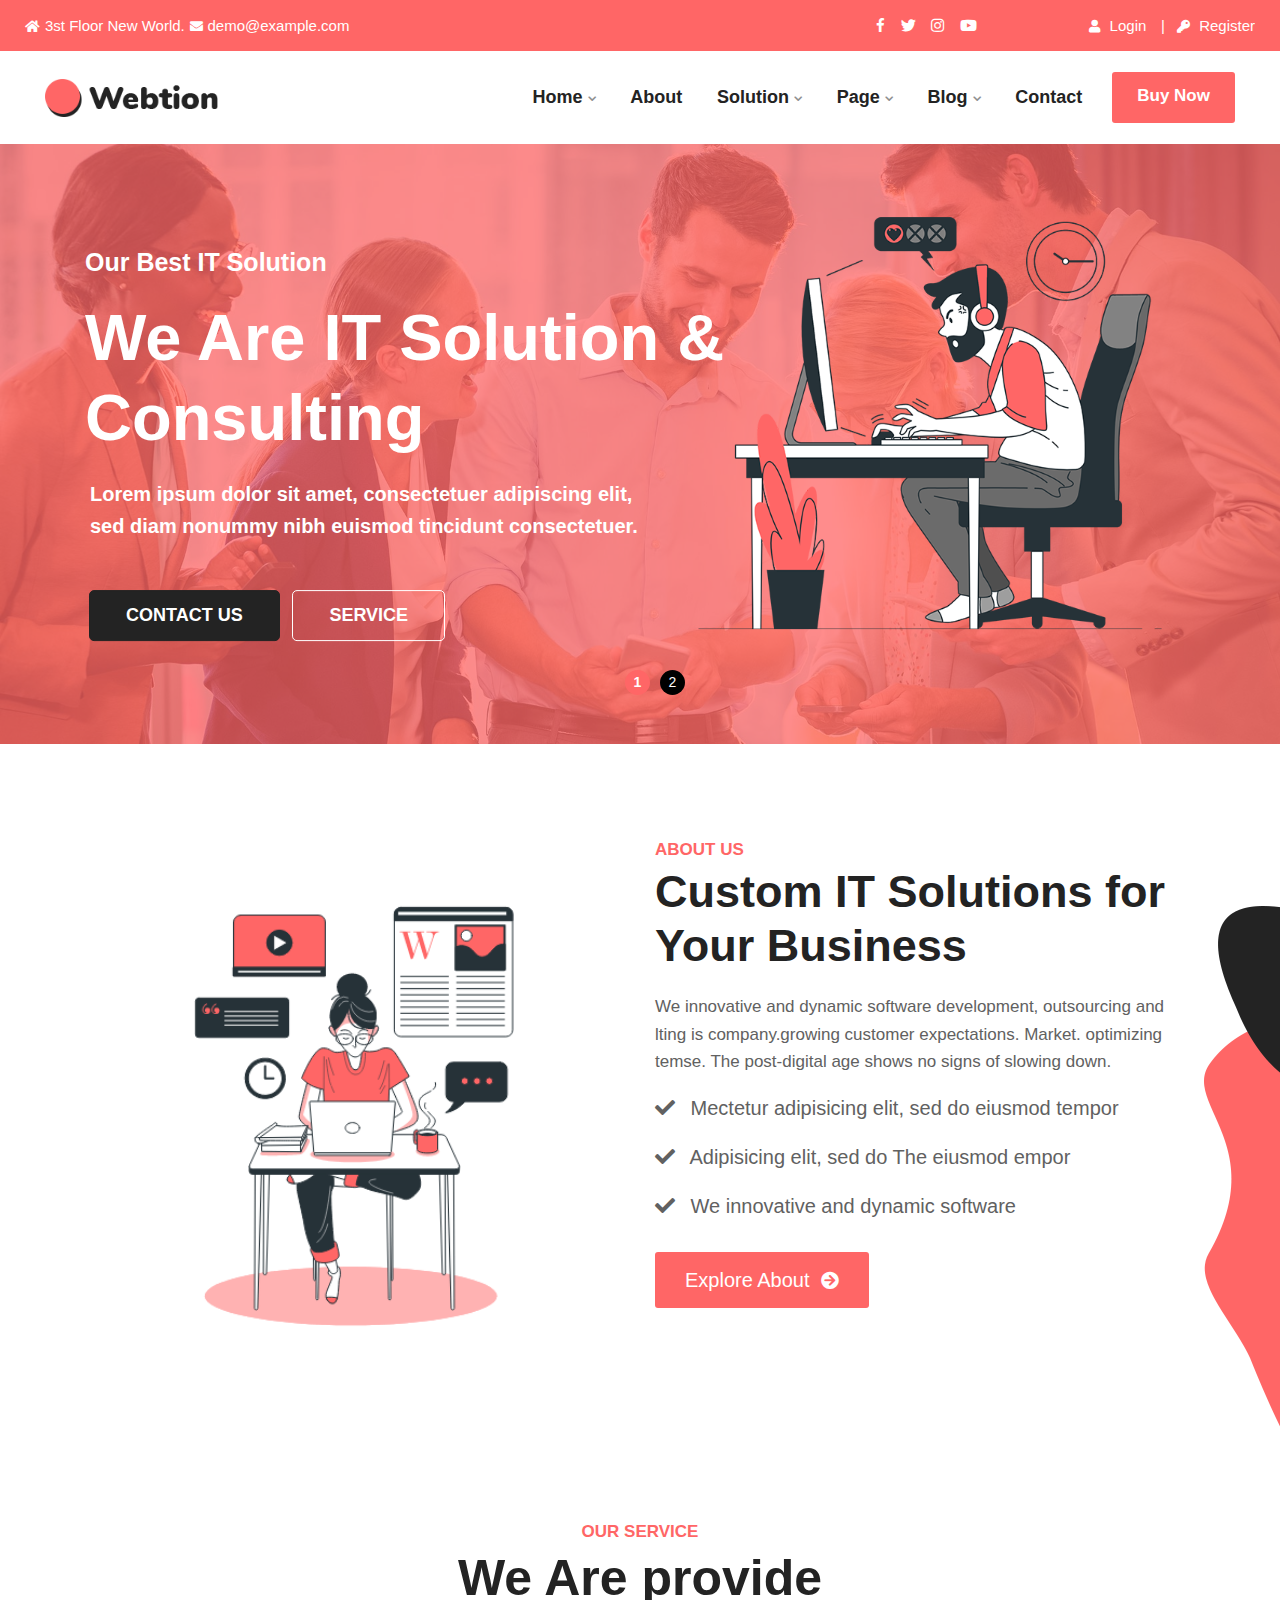
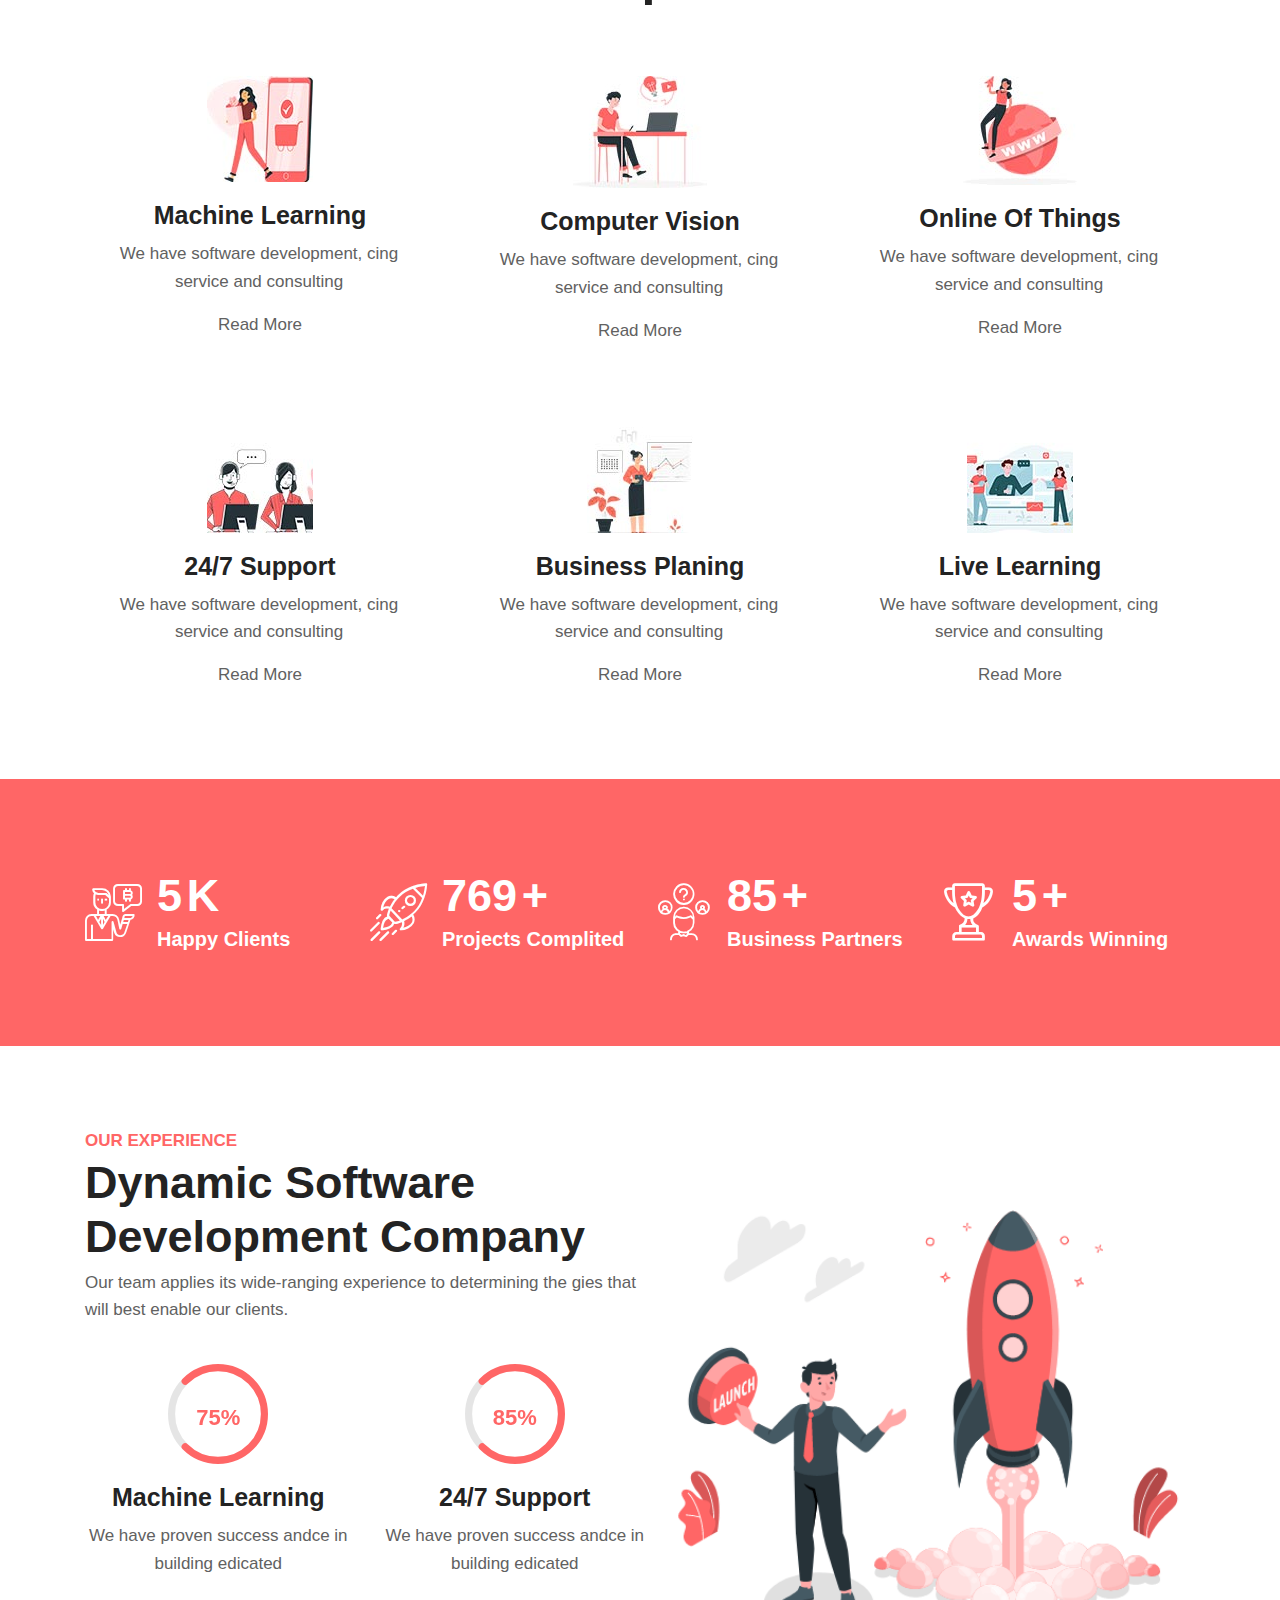
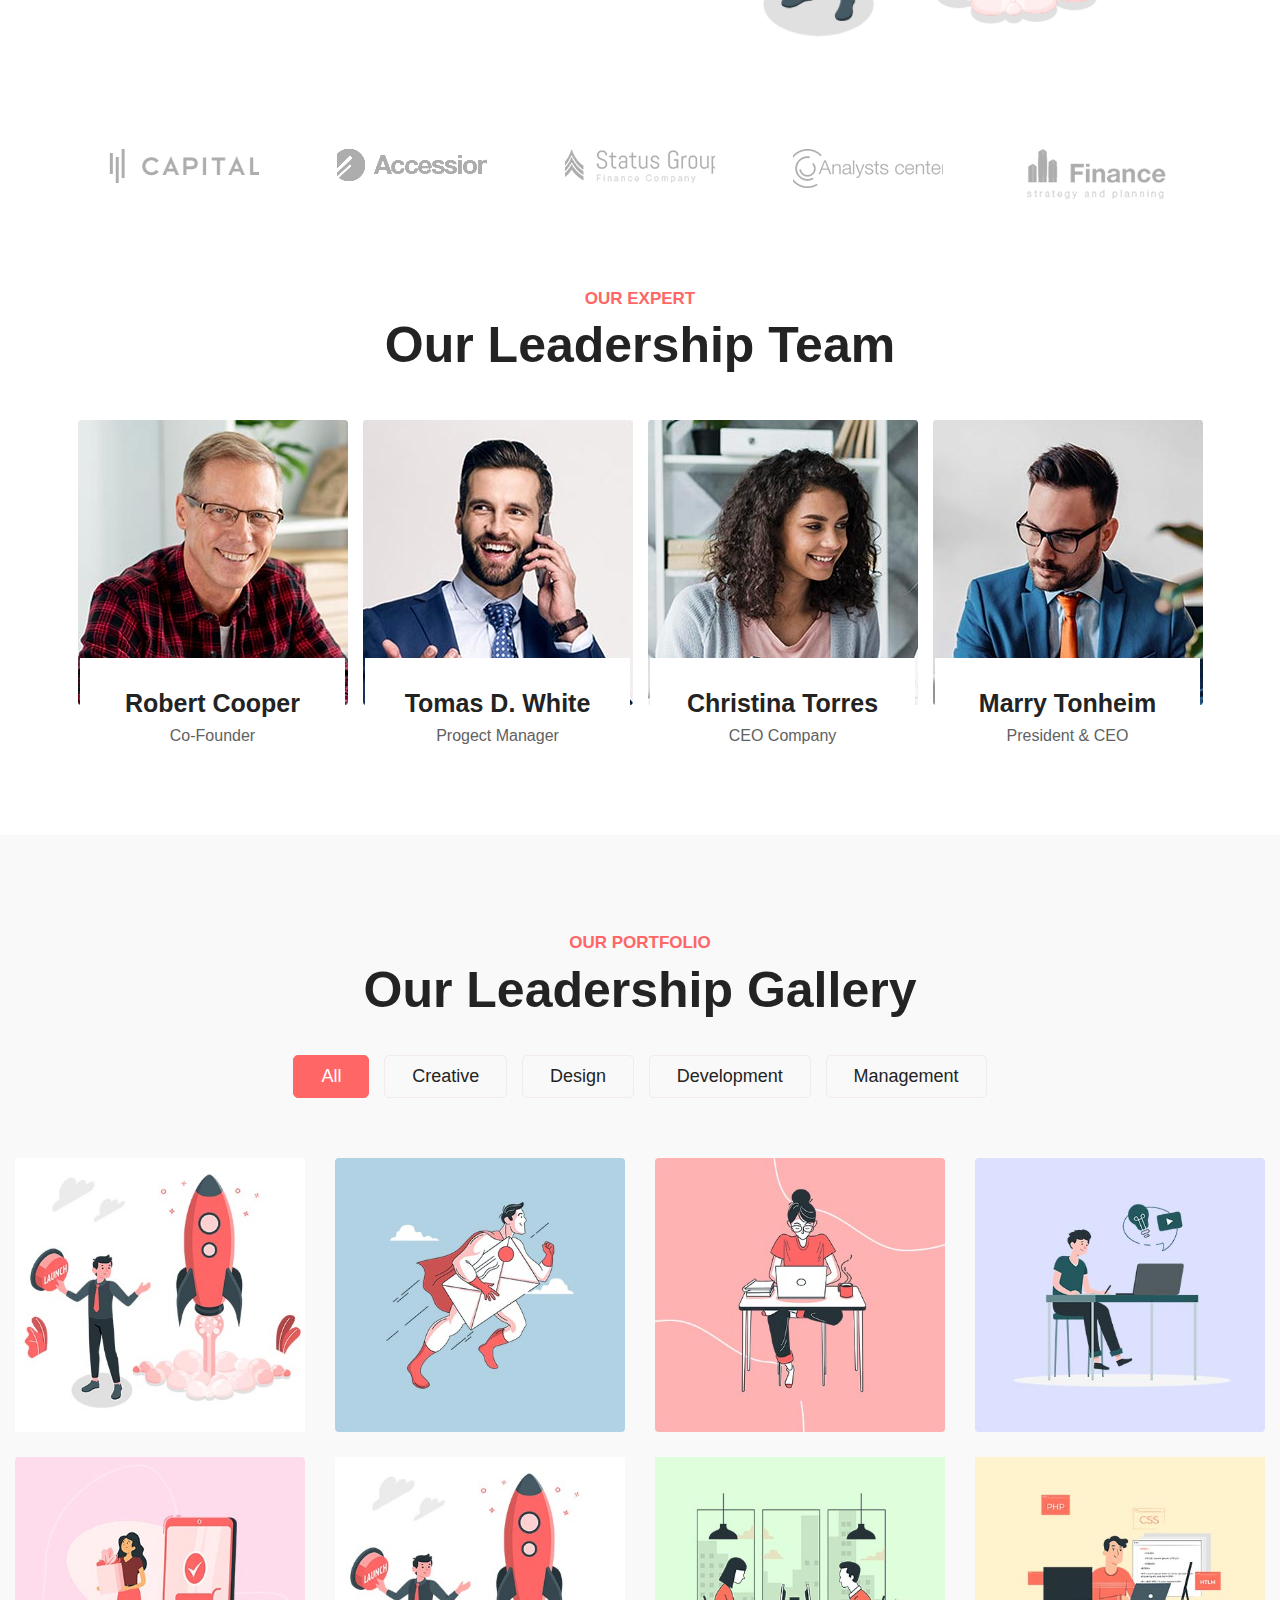
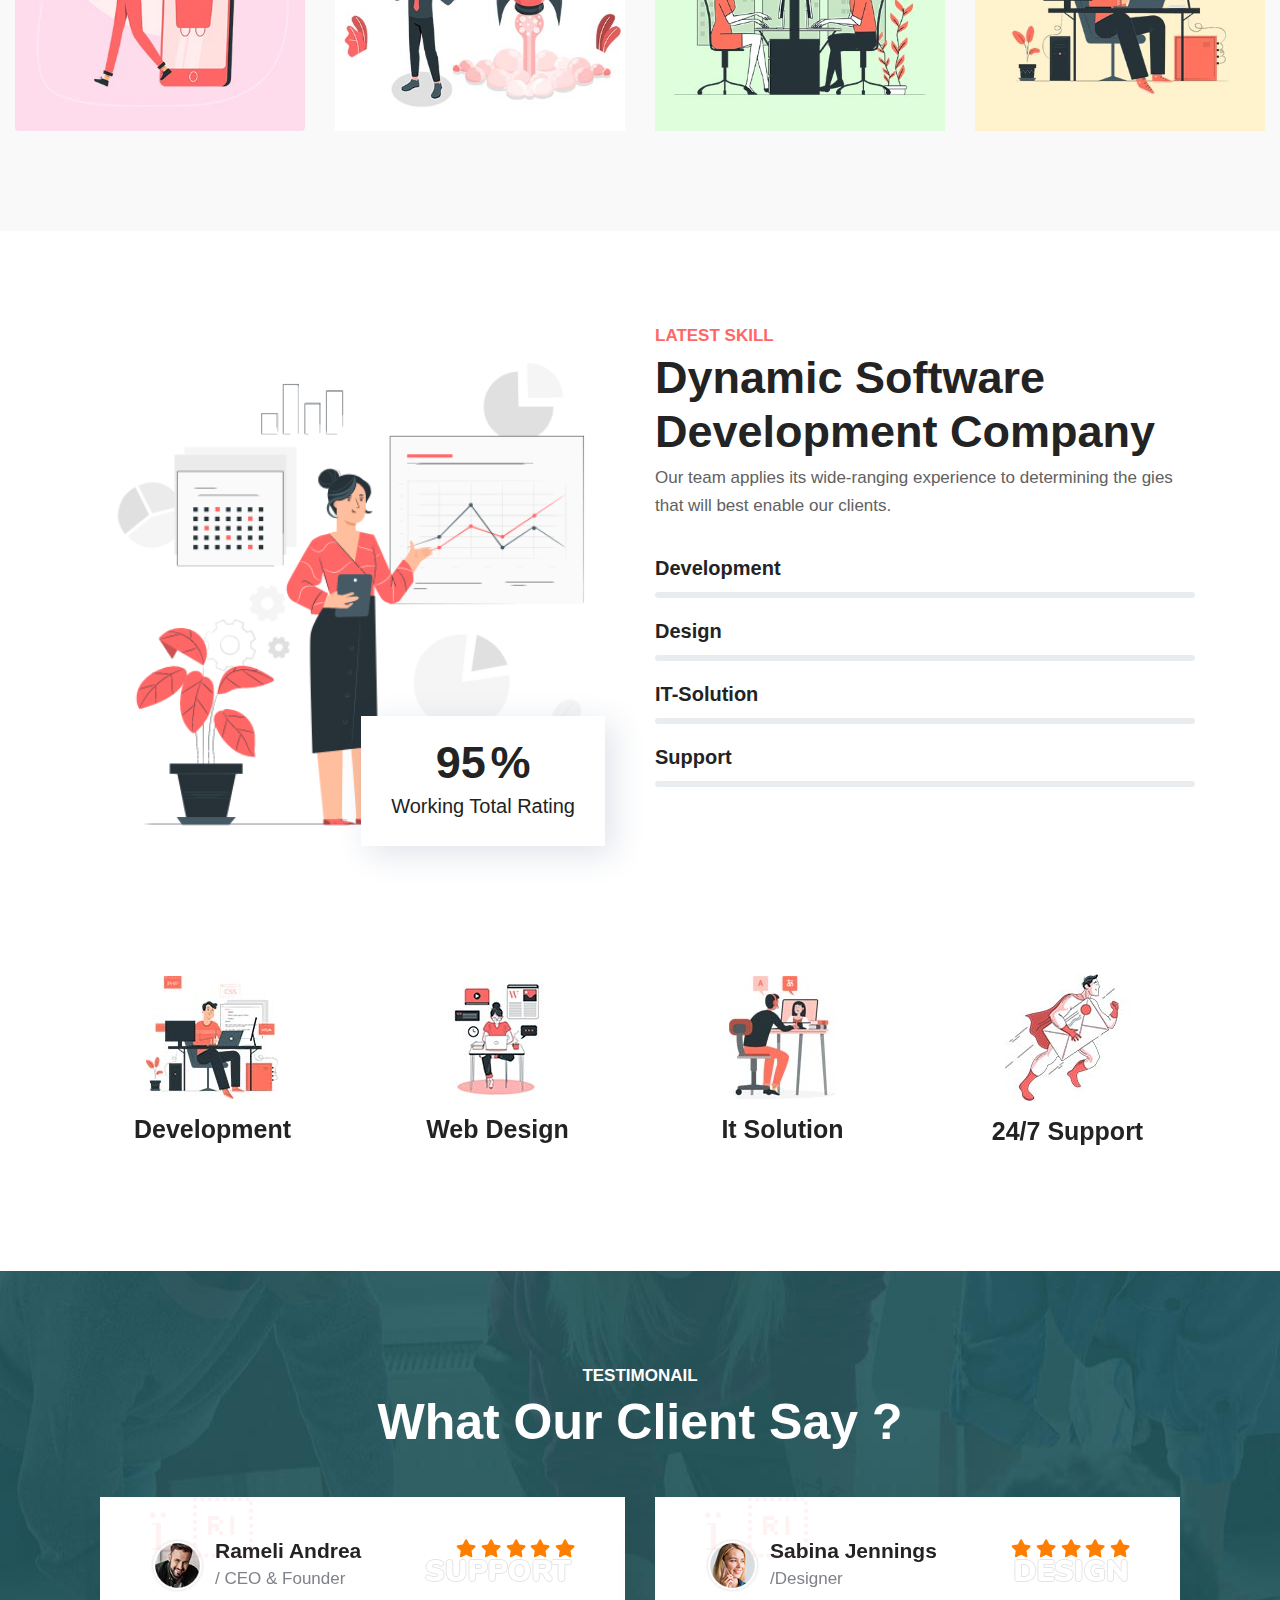
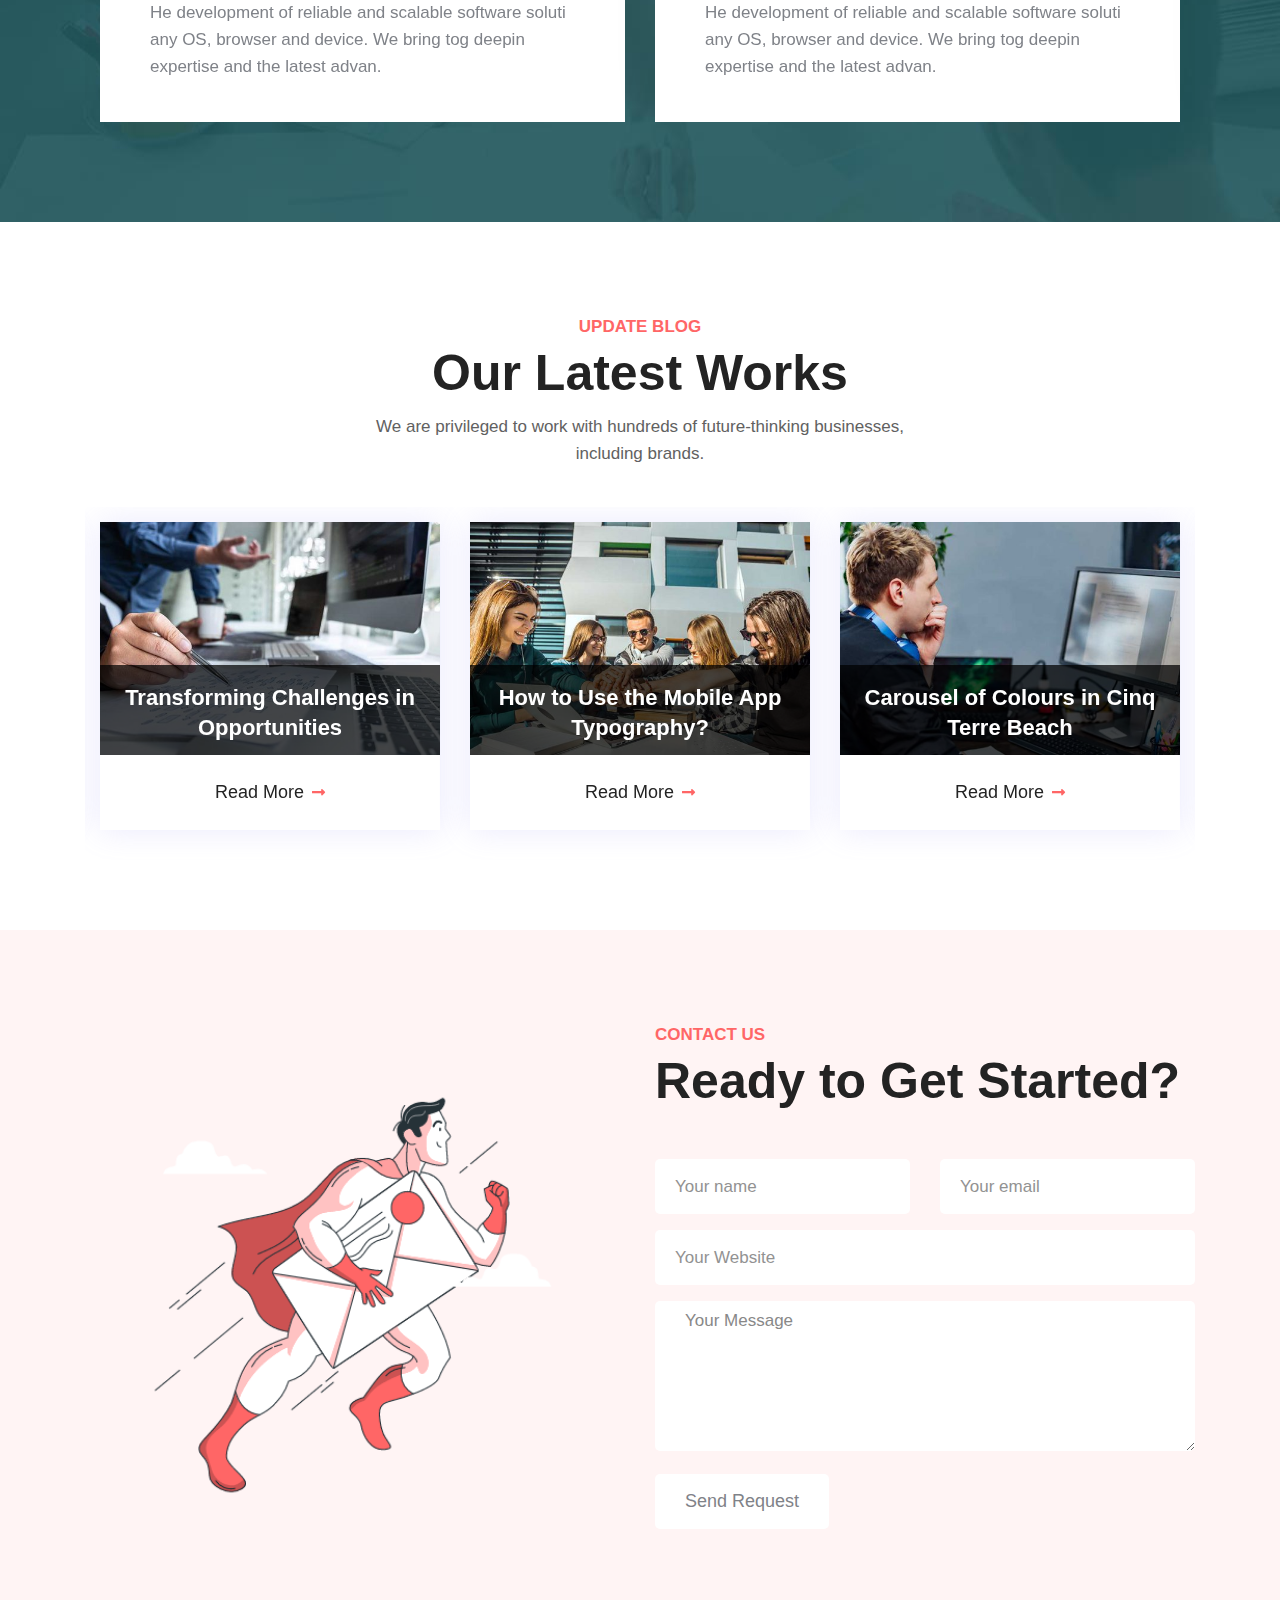
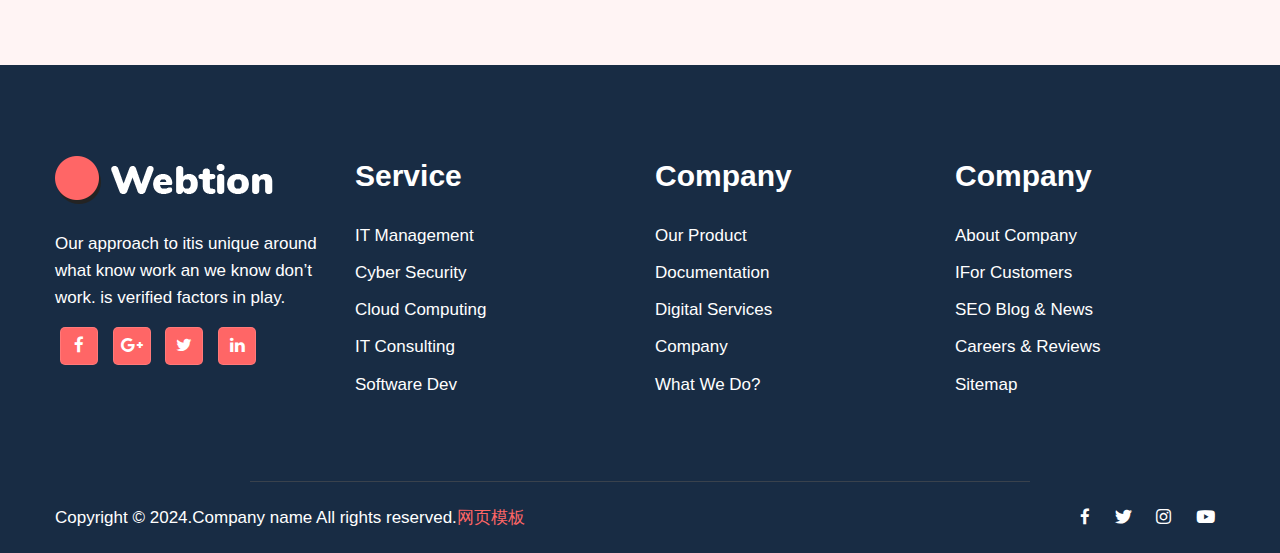
<file: index_2.html>
<!DOCTYPE html>
<html lang="en-US">
   <head>
      <title>Webtion – IT Service & Digital Marketing Website Template</title>
      <meta charset="utf-8">
      <meta name="format-detection" content="telephone=no">
      <meta name="viewport" content="width=device-width, height=device-height, initial-scale=1.0,  user-scalable=0">
      <meta http-equiv="X-UA-Compatible" content="IE=Edge">
      <meta name="keywords" content=" web design html template">
      <meta name="date" content="Dec 26">
      <!-- Favicon Icon -->
      
      <link rel="stylesheet" type="text/css" href="static/css/bootstrap.min.css">
      <link rel="stylesheet" type="text/css" href="static/css/venobox.css">
      <link rel="stylesheet" type="text/css" href="static/css/plugin_theme_css.css">
      <link rel="stylesheet" type="text/css" href="static/css/style.css">
      <link rel="stylesheet" type="text/css" href="static/css/responsive.css">
      <!-- modernizr js -->
      <script src="static/js/modernizr-2.8.3.min.js"></script>
   </head>
   <body>
      <div class="em40_header_area_main">
         <div class="webtion-header-top">
            <div class="container-fluid">
               <div class="row">
                  <div class="col-lg-8 col-md-7 col-sm-12">
                     <div class="top-address menu_17">
                        <p>							
                           <span><i class="fas fa-home"></i>3st Floor New World.</span>
                           <a href="#"><i class="fas fa-envelope"></i>demo@example.com</a>
                        </p>
                     </div>
                  </div>
                  <div class="col-lg-2 col-md-1 col-sm-12">
                     <div class="top-right-menu ">
                        <ul class="social-icons text-left menu_17 text_m_right ">
                           <li><a href="#"><i class="fa fa-facebook-f"></i></a></li>
                           <li><a href="#"><i class="fab fa-twitter"></i></a></li>
                           <li><a href="#"><i class="fab fa-instagram"></i></a></li>
                           <li><a href="#"><i class="fab fa-youtube"></i></a></li>
                        </ul>
                     </div>
                  </div>
                  <div class="col-lg-2 col-md-4 col-sm-12">
                     <div class="top-address em-login text-right text_m_center">
                        <p>							
                           <a href="#"><i class="fas fa-user"></i> Login</a>
                           <a href="#"><i class="fas fa-key"></i> Register</a>
                        </p>
                     </div>
                  </div>
               </div>
            </div>
         </div>
         <div class="webtion-main-menu one_page hidden-xs hidden-sm witr_h_h10">
            <div class="webtion_nav_area scroll_fixed postfix">
               <div class="container-fluid">
                  <div class="row logo-left">
                     <div class="col-md-2 col-sm-2 col-xs-2">
                        <div class="logo">
                           <a class="main_sticky_main_l" href="index.html" title="textril">
                           <img src="static/picture/logo1.png" alt="textril">
                           </a>
                           <a class="main_sticky_l" href="index.html" title="textril">
                           <img src="static/picture/logo2.png" alt="textril">
                           </a>
                        </div>
                     </div>
                     <!-- MAIN MENU -->
                     <div class="col-md-10 col-sm-10 col-xs-10 tx_menu_together">
                        <nav class="webtion_menu main-search-menu">
                           <ul class="sub-menu">
                              <li class="menu-item-has-children">
                                 <a href="#">Home</a>
                                 <ul class="sub-menu">
                                    <li><a href="index.html">Home Page One</a></li>
                                    <li><a href="">Home Page Two</a></li>
                                    <li><a href="video_page.html">Home Video Page</a></li>
                                    <li><a href="landing_page.html">Home One Page</a></li>
                                 </ul>
                              </li>
                              <li><a href="about_us.html">About</a></li>
                              <li class="menu-item-has-children">
                                 <a href="#">Solution</a>
                                 <ul class="sub-menu">
                                    <li><a href="it_solution.html">IT Solution</a></li>
                                    <li><a href="managed_it_services.html">Managed IT Services</a></li>
                                    <li><a href="business_solutions.html">Business Solutions</a></li>
                                    <li><a href="industries_it.html">Industries IT</a></li>
                                 </ul>
                              </li>
                              <li class="menu-item-has-children">
                                 <a href="#">Page</a>
                                 <ul class="sub-menu">
                                    <li class="menu-item-has-children">
                                       <a href="#">Elements</a>
                                       <ul class="sub-menu">
                                          <li><a href="service_box.html">Service Box</a></li>
                                          <li><a href="feature_box.html">Feature Box</a></li>
                                          <li><a href="testimonial.html">Testimonial</a></li>
                                          <li><a href="countdown.html">Countdown</a></li>
                                          <li><a href="counter.html">Counter</a></li>
                                          <li><a href="pricing.html">Pricing</a></li>
                                          <li><a href="typography.html">Typography</a></li>
                                          <li><a href="skill.html">Skill</a></li>
                                          <li><a href="custom_icon_list.html">Custom Icon List</a></li>
                                          <li><a href="coming_soon.html">Coming Soon</a></li>
                                       </ul>
                                    </li>
                                    <li><a href="why_choose.html">Why Choose Us</a></li>
                                    <li class="menu-item-has-children">
                                       <a href="#">Portfolio</a>
                                       <ul class="sub-menu">
                                          <li><a href="portfolio_2column.html">Portfolio 2Column</a></li>
                                          <li><a href="portfolio_3column.html">Portfolio 3Column</a></li>
                                          <li><a href="portfolio_4column.html">Portfolio 4Column</a></li>
                                       </ul>
                                    </li>
                                    <li><a href="service_style.html">Service Style</a></li>
                                    <li class="menu-item-has-children">
                                       <a href="#">Team</a>
                                       <ul class="sub-menu">
                                          <li><a href="team_1.html">Team 1</a></li>
                                          <li><a href="team_2.html">Team 2</a></li>
                                          <li><a href="team_3.html">Team 3</a></li>
                                          <li><a href="single_team.html">Single Team</a></li>
                                       </ul>
                                    </li>
                                    <li><a href="tab_page.html">Tab Page</a></li>
                                    <li><a href="faq_page.html">Faq Page</a></li>
                                 </ul>
                              </li>
                              <li class="menu-item-has-children">
                                 <a href="#">Blog</a>
                                 <ul class="sub-menu">
                                    <li><a href="service_mode.html">Blog Grid</a></li>
                                    <li><a href="data_visual.html">Blog Left Sidebar</a></li>
                                    <li><a href="sick.html">Blog Right Sidebar</a></li>
                                 </ul>
                              </li>
                              <li><a href="contact_us.html">Contact</a></li>
                           </ul>
                        </nav>
                        <div class="donate-btn-header">
                           <a class="dtbtn" href="#">Buy Now</a>	
                        </div>
                     </div>
                  </div>
               </div>
            </div>
         </div>
      </div>
      <!-- mobile menu -->
      <div class="mobile_logo_area">
         <div class="container">
            <div class="row">
               <div class="col-12">
                  <div class="mobilemenu_con">
                     <div class="mobile_menu_logo text-center">
                        <a href="index.html" title="webtion">
                        <img src="static/picture/logo1.png" alt="webtion">
                        </a>
                     </div>
                     <div class="mobile_menu_option">
                        <div class="mobile_menu_o mobile_opicon">
                           <i class="icofont-navigation-menu openclass"></i>
                        </div>
                        <div class="mobile_menu_inner mobile_p">
                           <div class="mobile_menu_content">
                              <div class="mobile_menu_logo text-center">
                                 <a href="index.html" title="webtion">
                                 <img src="static/picture/logo1.png" alt="webtion">
                                 </a>
                              </div>
                              <div class="menu_area mobile-menu">
                                 <nav class="webtion_menu">
                                    <ul class="sub-menu">
                                       <li class="menu-item-has-children">
                                          <a href="#">Home</a>
                                          <ul class="sub-menu">
                                             <li><a href="index.html">Home Page One</a></li>
                                             <li><a href="">Home Page Two</a></li>
                                             <li><a href="video_page.html">Home Video Page</a></li>
                                             <li><a href="landing_page.html">Home One Page</a></li>
                                          </ul>
                                       </li>
                                       <li><a href="about_us.html">About</a></li>
                                       <li class="menu-item-has-children">
                                          <a href="#">Solution</a>
                                          <ul class="sub-menu">
                                             <li><a href="it_solution.html">IT Solution</a></li>
                                             <li><a href="managed_it_services.html">Managed IT Services</a></li>
                                             <li><a href="business_solutions.html">Business Solutions</a></li>
                                             <li><a href="industries_it.html">Industries IT</a></li>
                                          </ul>
                                       </li>
                                       <li class="menu-item-has-children">
                                          <a href="#">Page</a>
                                          <ul class="sub-menu">
                                             <li class="menu-item-has-children">
                                                <a href="#">Elements</a>
                                                <ul class="sub-menu">
                                                   <li><a href="service_box.html">Service Box</a></li>
                                                   <li><a href="feature_box.html">Feature Box</a></li>
                                                   <li><a href="testimonial.html">Testimonial</a></li>
                                                   <li><a href="countdown.html">Countdown</a></li>
                                                   <li><a href="counter.html">Counter</a></li>
                                                   <li><a href="pricing.html">Pricing</a></li>
                                                   <li><a href="typography.html">Typography</a></li>
                                                   <li><a href="skill.html">Skill</a></li>
                                                   <li><a href="custom_icon_list.html">Custom Icon List</a></li>
                                                   <li><a href="coming_soon.html">Coming Soon</a></li>
                                                </ul>
                                             </li>
                                             <li><a href="why_choose.html">Why Choose Us</a></li>
                                             <li class="menu-item-has-children">
                                                <a href="#">Portfolio</a>
                                                <ul class="sub-menu">
                                                   <li><a href="portfolio_2column.html">Portfolio 2Column</a></li>
                                                   <li><a href="portfolio_3column.html">Portfolio 3Column</a></li>
                                                   <li><a href="portfolio_4column.html">Portfolio 4Column</a></li>
                                                </ul>
                                             </li>
                                             <li><a href="service_style.html">Service Style</a></li>
                                             <li class="menu-item-has-children">
                                                <a href="#">Team</a>
                                                <ul class="sub-menu">
                                                   <li><a href="team_1.html">Team 1</a></li>
                                                   <li><a href="team_2.html">Team 2</a></li>
                                                   <li><a href="team_3.html">Team 3</a></li>
                                                   <li><a href="single_team.html">Single Team</a></li>
                                                </ul>
                                             </li>
                                             <li><a href="tab_page.html">Tab Page</a></li>
                                             <li><a href="faq_page.html">Faq Page</a></li>
                                          </ul>
                                       </li>
                                       <li class="menu-item-has-children">
                                          <a href="#">Blog</a>
                                          <ul class="sub-menu">
                                             <li><a href="service_mode.html">Blog Grid</a></li>
                                             <li><a href="data_visual.html">Blog Left Sidebar</a></li>
                                             <li><a href="sick.html">Blog Right Sidebar</a></li>
                                          </ul>
                                       </li>
                                       <li><a href="contact_us.html">Contact</a></li>
                                    </ul>
                                 </nav>
                              </div>
                              <div class="mobile_menu_o mobile_cicon">
                                 <i class="icofont-close closeclass"></i>
                              </div>
                           </div>
                        </div>
                        <div class="mobile_overlay"></div>
                     </div>
                  </div>
               </div>
            </div>
         </div>
      </div>
      <!-- End Mobile Menu -->
      <div class="main-slider-area cp10_slider_area">
         <div class="container-fluid pdlr0">
            <div class="row">
               <div class="col-md-12 col-lg-12">
                  <div class="em-nivo-slider-wrapper">
                     <div id="mainSlider_id2" class="nivoSlider em-slider-image">		
                        <img src="static/picture/slidern.jpg" alt="image" title="#htmlcaption1_3936">				   
                        <img src="static/picture/slidern.jpg" alt="image" title="#htmlcaption1_3935">
                     </div>
                     <div class="row">
                        <div class="col-lg-12">
                           <div id="htmlcaption1_3936" class="nivo-html-caption em-slider-content-nivo">
                              <div class="em_slider_inner container  text-left">
                                 <div class="wow slideInRight animated" data-wow-duration="2s" data-wow-delay="s">
                                    <h2 class="em-slider-title">Our Best IT Solution</h2>
                                 </div>
                                 <div class="wow slideInRight animated" data-wow-duration="2s" data-wow-delay="s" style="visibility: hidden; animation-duration: 2s; animation-name: none;">
                                    <h1 class="em-slider-sub-title">We Are IT Solution &amp; Consulting 
                                    </h1>
                                 </div>
                                 <div class="wow slideInRight animated" data-wow-duration="3s" data-wow-delay="s">
                                    <p class="em-slider-descript em_sc_100">Lorem ipsum dolor sit amet, consectetuer adipiscing elit, sed diam nonummy nibh euismod tincidunt consectetuer.</p>
                                 </div>
                                 <div class="em-slider-button wow  bounceInUp  em-button-button-area animated" data-wow-duration="3s" data-wow-delay="s" style="visibility: hidden; animation-duration: 3s; animation-name: none;">
                                    <a class="em-active-button" href="#">Contact Us</a>
                                    <a class="withput-active" href="#">Service</a>
                                 </div>
                                 <div class="em_slider_s2_image">
                                    <div class="em_slider_s2_image_inner wow zoomIn animated" data-wow-duration="2s" data-wow-delay=".3s" style="visibility: visible; animation-duration: 2s; animation-delay: 0.3s; animation-name: zoomIn;">
                                       <img src="static/picture/nivo2.png" alt="image">
                                    </div>
                                 </div>
                              </div>
                           </div>
                           <!-- em_slider style-1 start -->
                           <div id="htmlcaption1_3935" class="nivo-html-caption em-slider-content-nivo ">
                              <div class="em_slider_inner container nvo_conte2 text-left">
                                 <div class="wow slideInRight animated" data-wow-duration="2s" data-wow-delay="s">
                                    <h2 class="em-slider-title">We Are IT Solution</h2>
                                 </div>
                                 <div class="wow slideInRight animated" data-wow-duration="2s" data-wow-delay="s" style="visibility: hidden; animation-duration: 2s; animation-name: none;">
                                    <h1 class="em-slider-sub-title">The Best Digital IT & Service 
                                    </h1>
                                 </div>
                                 <div class="wow slideInRight animated" data-wow-duration="3s" data-wow-delay="s">
                                    <p class="em-slider-descript em_sc_100">Lorem ipsum dolor sit amet, consectetuer adipiscing elit, sed diam nonummy nibh euismod tincidunt consectetuer.</p>
                                 </div>
                                 <div class="em-slider-button wow  bounceInUp  em-button-button-area animated" data-wow-duration="3s" data-wow-delay="s" style="visibility: hidden; animation-duration: 3s; animation-name: none;">
                                    <a class="em-active-button" href="#">Contact Us</a>
                                    <a class="withput-active" href="#">Service</a>
                                 </div>
                                 <div class="em_slider_s2_image nivo_img2">
                                    <div class="em_slider_s2_image_inner wow zoomIn animated" data-wow-duration="2s" data-wow-delay=".3s" style="visibility: visible; animation-duration: 2s; animation-delay: 0.3s; animation-name: zoomIn;">
                                       <img src="static/picture/nivo1.png" alt="image">
                                    </div>
                                 </div>
                              </div>
                           </div>
                        </div>
                     </div>
                  </div>
               </div>
            </div>
         </div>
      </div>
      <!-- about area -->
      <div class="wb_ab_area h2_ab_area">
         <div class="container">
            <div class="row">
               <div class="col-lg-6 col-md-6">
                  <div class="wb_img_area">
                     <div class="single_image_area">
                        <div class="single_image">
                           <img src="static/picture/about.gif" alt="image">
                        </div>
                     </div>
                  </div>
               </div>
               <div class="col-lg-6 col-md-6">
                  <div class="if_ab_witr">
                     <div class="witr_text_widget">
                        <div class="witr_text_widget_inner">
                           <h1>About Us</h1>
                           <h2>Custom IT Solutions for Your Business </h2>
                           <p>We innovative and dynamic software development, outsourcing and lting is company.growing customer expectations. Market. optimizing temse. The post-digital age shows no signs of slowing down.</p>
                           <div class="about-content">
                              <span>
                              <i class="fas fa-check"></i>							
                              Mectetur adipisicing elit, sed do eiusmod tempor<br></span>
                           </div>
                           <div class="about-content">
                              <span>
                              <i class="fas fa-check"></i>							
                              Adipisicing elit, sed do The eiusmod empor<br></span>
                           </div>
                           <div class="about-content">
                              <span>
                              <i class="fas fa-check"></i>
                              We innovative and dynamic software<br></span>
                           </div>
                        </div>
                     </div>
                     <div class="witr_button_area">
                        <div class="witr_btn_style mr">
                           <div class="witr_btn_sinner">
                              <a href="#" class="witr_btn">
                              Explore About
                              <i class="fas fa-arrow-circle-right"></i>
                              </a>
                           </div>
                        </div>
                     </div>
                  </div>
               </div>
            </div>
         </div>
      </div>
      <!-- service area -->
      <div class="h2_ser_area">
         <div class="container">
            <div class="row">
               <div class="col-lg-12">
                  <div class="witr_section_title">
                     <div class="witr_section_title_inner text-center">
                        <h2>Our Service</h2>
                        <h3>We Are provide</h3>
                     </div>
                  </div>
               </div>
               <!-- 1 single service -->
               <div class="col-lg-4 col-md-6">
                  <div class="service-item all_color_service text-center">
                     <div class="text_box">
                        <img src="static/picture/f1.jpg" alt="image">
                        <h3>Machine Learning </h3>
                        <p>We have  software development, cing service and consulting </p>
                        <div class="service-btn">
                           <a href="#">Read More</a>
                        </div>
                     </div>
                  </div>
               </div>
               <!-- 2 single service -->
               <div class="col-lg-4 col-md-6">
                  <div class="service-item all_color_service text-center">
                     <div class="text_box">
                        <img src="static/picture/f2.jpg" alt="image">
                        <h3>Computer Vision</h3>
                        <p>We have  software development, cing service and consulting </p>
                        <div class="service-btn">
                           <a href="#">Read More</a>
                        </div>
                     </div>
                  </div>
               </div>
               <!-- 3 single service -->
               <div class="col-lg-4 col-md-6">
                  <div class="service-item all_color_service text-center">
                     <div class="text_box">
                        <img src="static/picture/f3.jpg" alt="image">
                        <h3>Online Of Things</h3>
                        <p>We have  software development, cing service and consulting </p>
                        <div class="service-btn">
                           <a href="#">Read More</a>
                        </div>
                     </div>
                  </div>
               </div>
               <!-- 4 single service -->
               <div class="col-lg-4 col-md-6">
                  <div class="service-item all_color_service text-center">
                     <div class="text_box">
                        <img src="static/picture/f4.jpg" alt="image">
                        <h3>24/7 Support</h3>
                        <p>We have  software development, cing service and consulting </p>
                        <div class="service-btn">
                           <a href="#">Read More</a>
                        </div>
                     </div>
                  </div>
               </div>
               <!-- 5 single service -->
               <div class="col-lg-4 col-md-6">
                  <div class="service-item all_color_service text-center">
                     <div class="text_box">
                        <img src="static/picture/f5.jpg" alt="image">
                        <h3>Business Planing</h3>
                        <p>We have  software development, cing service and consulting </p>
                        <div class="service-btn">
                           <a href="#">Read More</a>
                        </div>
                     </div>
                  </div>
               </div>
               <!-- 6 single service -->
               <div class="col-lg-4 col-md-6">
                  <div class="service-item all_color_service text-center">
                     <div class="text_box">
                        <img src="static/picture/f6.jpg" alt="image">
                        <h3>Live Learning</h3>
                        <p>We have  software development, cing service and consulting </p>
                        <div class="service-btn">
                           <a href="#">Read More</a>
                        </div>
                     </div>
                  </div>
               </div>
            </div>
         </div>
      </div>
      <!-- counter area -->
      <div class="wb_count_area">
         <div class="container">
            <div class="row">
               <!-- 1 single counter -->
               <div class="col-lg-3 col-md-6">
                  <div class="witr_counter_single single_counter_inner all_counter_color">
                     <div class="witr_custom_icon">
                        <i class="aprova-talk"></i>
                     </div>
                     <div class="witr_counter_number">
                        <div class="witr_counter_number_inn">
                           <h3 class="counter">5</h3>
                           <span>K</span>
                           <h4>Happy Clients </h4>
                        </div>
                     </div>
                  </div>
               </div>
               <!-- 2 single counter -->
               <div class="col-lg-3 col-md-6">
                  <div class="witr_counter_single single_counter_inner all_counter_color">
                     <div class="witr_custom_icon">
                        <i class="aprova-startup1"></i>
                     </div>
                     <div class="witr_counter_number">
                        <div class="witr_counter_number_inn">
                           <h3 class="counter">769</h3>
                           <span>+</span>
                           <h4>Projects Complited</h4>
                        </div>
                     </div>
                  </div>
               </div>
               <!-- 3 single counter -->
               <div class="col-lg-3 col-md-6">
                  <div class="witr_counter_single single_counter_inner all_counter_color">
                     <div class="witr_custom_icon">
                        <i class="aprova-avatar"></i>
                     </div>
                     <div class="witr_counter_number">
                        <div class="witr_counter_number_inn">
                           <h3 class="counter">85</h3>
                           <span>+</span>
                           <h4>Business Partners</h4>
                        </div>
                     </div>
                  </div>
               </div>
               <!-- 4 single counter -->
               <div class="col-lg-3 col-md-6">
                  <div class="witr_counter_single single_counter_inner all_counter_color">
                     <div class="witr_custom_icon">
                        <i class="aprova-award"></i>
                     </div>
                     <div class="witr_counter_number">
                        <div class="witr_counter_number_inn">
                           <h3 class="counter">5</h3>
                           <span>+</span>
                           <h4>Awards Winning</h4>
                        </div>
                     </div>
                  </div>
               </div>
            </div>
         </div>
      </div>
      <!-- circle area -->
      <div class="wb_cir_area">
         <div class="container">
            <div class="row">
               <div class="col-lg-6 col-md-6">
                  <div class="cir_left">
                     <div class="witr_text_widget">
                        <div class="witr_text_widget_inner">
                           <h1>Our Experience</h1>
                           <h2>Dynamic Software Development Company</h2>
                           <p>Our team applies its wide-ranging experience to determining the gies that will best enable our clients.</p>
                        </div>
                     </div>
                     <div class="row">
                        <div class="col-lg-6">
                           <div class="witr_circle_area">
                              <div class="witr_cp_class witr_id1">
                                 <span class="witr_cir_text">75%</span>
                              </div>
                              <div class="witr_circle_title">
                                 <h3>Machine Learning </h3>
                              </div>
                              <p>We have proven success andce in building edicated </p>
                           </div>
                        </div>
                        <div class="col-lg-6">
                           <div class="witr_circle_area">
                              <div class="witr_cp_class witr_id1">
                                 <span class="witr_cir_text">85%</span>
                              </div>
                              <div class="witr_circle_title">
                                 <h3>24/7 Support</h3>
                              </div>
                              <p>We have proven success andce in building edicated </p>
                           </div>
                        </div>
                     </div>
                  </div>
               </div>
               <div class="col-lg-6 col-md-6">
                  <div class="cir_witr">
                     <div class="single_image_area">
                        <div class="single_image">
                           <img src="static/picture/exprence.gif" alt="image">
                        </div>
                     </div>
                  </div>
               </div>
            </div>
         </div>
      </div>
      <!-- brand area -->
      <div class="wb_brand_area">
         <div class="container">
            <div class="row brand_active">
               <div class="col-lg-12">
                  <div class="slide_items">
                     <a href="#">
                     <img src="static/picture/br1.png" alt="image">
                     </a>
                  </div>
               </div>
               <div class="col-lg-12">
                  <div class="slide_items">
                     <a href="#">
                     <img src="static/picture/br2.png" alt="image">
                     </a>
                  </div>
               </div>
               <div class="col-lg-12">
                  <div class="slide_items">
                     <a href="#">
                     <img src="static/picture/br3.png" alt="image">
                     </a>
                  </div>
               </div>
               <div class="col-lg-12">
                  <div class="slide_items">
                     <a href="#">
                     <img src="static/picture/br4.png" alt="image">
                     </a>
                  </div>
               </div>
               <div class="col-lg-12">
                  <div class="slide_items">
                     <a href="#">
                     <img src="static/picture/br5.png" alt="image">
                     </a>
                  </div>
               </div>
               <div class="col-lg-12">
                  <div class="slide_items">
                     <a href="#">
                     <img src="static/picture/br6.png" alt="image">
                     </a>
                  </div>
               </div>
               <div class="col-lg-12">
                  <div class="slide_items">
                     <a href="#">
                     <img src="static/picture/br1.png" alt="image">
                     </a>
                  </div>
               </div>
            </div>
         </div>
      </div>
      <!-- team area -->
      <div class="h2_team_area">
         <div class="container">
            <div class="row">
               <div class="col-lg-12">
                  <div class="witr_section_title">
                     <div class="witr_section_title_inner text-center">
                        <h2>Our Expert</h2>
                        <h3>Our Leadership Team </h3>
                     </div>
                  </div>
               </div>
               <!-- 1 single team -->
               <div class="col-lg-3 col-md-6 witr_all_pd0">
                  <div class="em-team all_color_team">
                     <div class="em-team-one">
                        <div class="em-team-content-image-inner">
                           <div class="em-team-content-image">
                              <img src="static/picture/t1.jpg" alt="image">	
                           </div>
                        </div>
                        <div class="em-team-content-waraper all_content_bg_color">
                           <div class="em-team-content-title-inner">
                              <div class="em-content-title">
                                 <h5>Robert Cooper </h5>
                              </div>
                           </div>
                           <div class="em-team-content-subtitle-inner">
                              <div class="em-content-subtitle">
                                 <span>Co-Founder</span>
                              </div>
                           </div>
                           <div class="em-team-content-socials-inner">
                              <div class="em-team-content-socials all_team_s_color">
                                 <a href="#"><i class="fa fa-facebook-f"></i></a>		
                                 <a href="#"><i class="fab fa-instagram"></i></a>		
                                 <a href="#"><i class="fab fa-twitter"></i></a>		
                              </div>
                           </div>
                        </div>
                     </div>
                  </div>
               </div>
               <!-- 2 single team -->
               <div class="col-lg-3 col-md-6 witr_all_pd0">
                  <div class="em-team all_color_team">
                     <div class="em-team-one">
                        <div class="em-team-content-image-inner">
                           <div class="em-team-content-image">
                              <img src="static/picture/t2.jpg" alt="image">	
                           </div>
                        </div>
                        <div class="em-team-content-waraper all_content_bg_color">
                           <div class="em-team-content-title-inner">
                              <div class="em-content-title">
                                 <h5>Tomas D. White</h5>
                              </div>
                           </div>
                           <div class="em-team-content-subtitle-inner">
                              <div class="em-content-subtitle">
                                 <span>Progect Manager</span>
                              </div>
                           </div>
                           <div class="em-team-content-socials-inner">
                              <div class="em-team-content-socials all_team_s_color">
                                 <a href="#"><i class="fa fa-facebook-f"></i></a>		
                                 <a href="#"><i class="fab fa-instagram"></i></a>		
                                 <a href="#"><i class="fab fa-twitter"></i></a>		
                              </div>
                           </div>
                        </div>
                     </div>
                  </div>
               </div>
               <!-- 3 single team -->
               <div class="col-lg-3 col-md-6 witr_all_pd0">
                  <div class="em-team all_color_team">
                     <div class="em-team-one">
                        <div class="em-team-content-image-inner">
                           <div class="em-team-content-image">
                              <img src="static/picture/t3.jpg" alt="image">	
                           </div>
                        </div>
                        <div class="em-team-content-waraper all_content_bg_color">
                           <div class="em-team-content-title-inner">
                              <div class="em-content-title">
                                 <h5>Christina Torres</h5>
                              </div>
                           </div>
                           <div class="em-team-content-subtitle-inner">
                              <div class="em-content-subtitle">
                                 <span>CEO Company</span>
                              </div>
                           </div>
                           <div class="em-team-content-socials-inner">
                              <div class="em-team-content-socials all_team_s_color">
                                 <a href="#"><i class="fa fa-facebook-f"></i></a>		
                                 <a href="#"><i class="fab fa-instagram"></i></a>		
                                 <a href="#"><i class="fab fa-twitter"></i></a>		
                              </div>
                           </div>
                        </div>
                     </div>
                  </div>
               </div>
               <!-- 4 single team -->
               <div class="col-lg-3 col-md-6 witr_all_pd0">
                  <div class="em-team all_color_team">
                     <div class="em-team-one">
                        <div class="em-team-content-image-inner">
                           <div class="em-team-content-image">
                              <img src="static/picture/t4.jpg" alt="image">	
                           </div>
                        </div>
                        <div class="em-team-content-waraper all_content_bg_color">
                           <div class="em-team-content-title-inner">
                              <div class="em-content-title">
                                 <h5>Marry Tonheim</h5>
                              </div>
                           </div>
                           <div class="em-team-content-subtitle-inner">
                              <div class="em-content-subtitle">
                                 <span>President & CEO</span>
                              </div>
                           </div>
                           <div class="em-team-content-socials-inner">
                              <div class="em-team-content-socials all_team_s_color">
                                 <a href="#"><i class="fa fa-facebook-f"></i></a>		
                                 <a href="#"><i class="fab fa-instagram"></i></a>		
                                 <a href="#"><i class="fab fa-twitter"></i></a>		
                              </div>
                           </div>
                        </div>
                     </div>
                  </div>
               </div>
            </div>
         </div>
      </div>
      <!-- portfolio area -->
      <div class="port_area h2_port">
         <div class="container-fluid">
            <div class="row">
               <div class="col-lg-12">
                  <div class="witr_section_title">
                     <div class="witr_section_title_inner text-center">
                        <h2>Our Portfolio</h2>
                        <h3>Our Leadership Gallery</h3>
                     </div>
                  </div>
                  <div class="clearfix kicuakta">
                     <div class="col-md-12">
                        <div class="portfolio_nav  wittr_pfilter_menu">
                           <ul id="filter" class="filter_menu ">
                              <li class="current_menu_item" data-filter="*">All</li>
                              <li data-filter=".creative">Creative</li>
                              <li data-filter=".design">Design</li>
                              <li data-filter=".development">Development</li>
                              <li data-filter=".management">Management</li>
                           </ul>
                        </div>
                     </div>
                  </div>
                  <div class="pstyle2">
                     <div class="row portfolio_active" id="em_load">
                        <!-- 1 single portfolio -->
                        <div class="col-lg-3 grid-item col-md-6 col-xs-12 col-sm-12 development witr_all_mb_30">
                           <div class="single_protfolio">
                              <div class="prot_thumb">
                                 <img src="static/picture/p5.jpg" alt="image">								
                                 <div class="prot_content">
                                    <div class="prot_content_inner">
                                       <div class="picon">
                                          <a class="portfolio-icon venobox vbox-item" data-gall="myportfolio" href="static/picture/p5.jpg"><i class="fas fa-arrows-alt"></i></a>
                                       </div>
                                       <h3><a href="#">Launch Web Check</a></h3>
                                       <p>
                                          <span class="category-item-p">
                                          Management</span>
                                       </p>
                                    </div>
                                 </div>
                              </div>
                           </div>
                        </div>
                        <!-- 2 single portfolio -->
                        <div class="col-lg-3 grid-item col-md-6 col-xs-12 col-sm-12 development witr_all_mb_30">
                           <div class="single_protfolio">
                              <div class="prot_thumb">
                                 <img src="static/picture/p1.jpg" alt="image">								
                                 <div class="prot_content">
                                    <div class="prot_content_inner">
                                       <div class="picon">
                                          <a class="portfolio-icon venobox vbox-item" data-gall="myportfolio" href="static/picture/p1.jpg"><i class="fas fa-arrows-alt"></i></a>
                                       </div>
                                       <h3><a href="#">Email Marketing</a></h3>
                                       <p>
                                          <span class="category-item-p">
                                          Development</span>
                                       </p>
                                    </div>
                                 </div>
                              </div>
                           </div>
                        </div>
                        <!-- 3 single portfolio -->
                        <div class="col-lg-3 grid-item col-md-6 col-xs-12 col-sm-12 creative witr_all_mb_30">
                           <div class="single_protfolio">
                              <div class="prot_thumb">
                                 <img src="static/picture/p2.jpg" alt="image">								
                                 <div class="prot_content">
                                    <div class="prot_content_inner">
                                       <div class="picon">
                                          <a class="portfolio-icon venobox vbox-item" data-gall="myportfolio" href="static/picture/p2.jpg"><i class="fas fa-arrows-alt"></i></a>
                                       </div>
                                       <h3><a href="#">Software Development</a></h3>
                                       <p>
                                          <span class="category-item-p">
                                          Creative</span>
                                       </p>
                                    </div>
                                 </div>
                              </div>
                           </div>
                        </div>
                        <!-- 4 single portfolio -->
                        <div class="col-lg-3 grid-item col-md-6 col-xs-12 col-sm-12 development witr_all_mb_30">
                           <div class="single_protfolio">
                              <div class="prot_thumb">
                                 <img src="static/picture/p3.jpg" alt="image">								
                                 <div class="prot_content">
                                    <div class="prot_content_inner">
                                       <div class="picon">
                                          <a class="portfolio-icon venobox vbox-item" data-gall="myportfolio" href="static/picture/p3.jpg"><i class="fas fa-arrows-alt"></i></a>
                                       </div>
                                       <h3><a href="#">Software Company</a></h3>
                                       <p>
                                          <span class="category-item-p">
                                          Development</span>
                                       </p>
                                    </div>
                                 </div>
                              </div>
                           </div>
                        </div>
                        <!-- 5 single portfolio -->
                        <div class="col-lg-3 grid-item col-md-6 col-xs-12 col-sm-12 design witr_all_mb_30">
                           <div class="single_protfolio">
                              <div class="prot_thumb">
                                 <img src="static/picture/p4.jpg" alt="image">								
                                 <div class="prot_content">
                                    <div class="prot_content_inner">
                                       <div class="picon">
                                          <a class="portfolio-icon venobox vbox-item" data-gall="myportfolio" href="static/picture/p4.jpg"><i class="fas fa-arrows-alt"></i></a>
                                       </div>
                                       <h3><a href="#">Give Leadership</a></h3>
                                       <p>
                                          <span class="category-item-p">
                                          Design</span>
                                       </p>
                                    </div>
                                 </div>
                              </div>
                           </div>
                        </div>
                        <!-- 6 single portfolio -->
                        <div class="col-lg-3 grid-item col-md-6 col-xs-12 col-sm-12 management witr_all_mb_30">
                           <div class="single_protfolio">
                              <div class="prot_thumb">
                                 <img src="static/picture/p5.jpg" alt="image">								
                                 <div class="prot_content">
                                    <div class="prot_content_inner">
                                       <div class="picon">
                                          <a class="portfolio-icon venobox vbox-item" data-gall="myportfolio" href="static/picture/p5.jpg"><i class="fas fa-arrows-alt"></i></a>
                                       </div>
                                       <h3><a href="#">Launch Web Check</a></h3>
                                       <p>
                                          <span class="category-item-p">
                                          Management</span>
                                       </p>
                                    </div>
                                 </div>
                              </div>
                           </div>
                        </div>
                        <!-- 7 single portfolio -->
                        <div class="col-lg-3 grid-item col-md-6 col-xs-12 col-sm-12 creative witr_all_mb_30">
                           <div class="single_protfolio">
                              <div class="prot_thumb">
                                 <img src="static/picture/p6.jpg" alt="image">								
                                 <div class="prot_content">
                                    <div class="prot_content_inner">
                                       <div class="picon">
                                          <a class="portfolio-icon venobox vbox-item" data-gall="myportfolio" href="static/picture/p6.jpg"><i class="fas fa-arrows-alt"></i></a>
                                       </div>
                                       <h3><a href="#">Digital Marketing</a></h3>
                                       <p>
                                          <span class="category-item-p">
                                          Creative</span>
                                       </p>
                                    </div>
                                 </div>
                              </div>
                           </div>
                        </div>
                        <!-- 8 single portfolio -->
                        <div class="col-lg-3 grid-item col-md-6 col-xs-12 col-sm-12 design witr_all_mb_30">
                           <div class="single_protfolio">
                              <div class="prot_thumb">
                                 <img src="static/picture/p7.jpg" alt="image">								
                                 <div class="prot_content">
                                    <div class="prot_content_inner">
                                       <div class="picon">
                                          <a class="portfolio-icon venobox vbox-item" data-gall="myportfolio" href="static/picture/p7.jpg"><i class="fas fa-arrows-alt"></i></a>
                                       </div>
                                       <h3><a href="#">Best Coding Type</a></h3>
                                       <p>
                                          <span class="category-item-p">
                                          Design</span>
                                       </p>
                                    </div>
                                 </div>
                              </div>
                           </div>
                        </div>
                     </div>
                  </div>
               </div>
            </div>
         </div>
      </div>
      <!-- skill area -->
      <div class="wb_skill_area">
         <div class="container">
            <div class="row">
               <div class="col-lg-6 col-md-6">
                  <div class="skil_left_img">
                     <div class="single_image_area">
                        <div class="single_image">
                           <img src="static/picture/skill.gif" alt="image">
                        </div>
                     </div>
                     <div class="skl_coun_inner">
                        <div class="witr_counter_single all_counter_color">
                           <div class="witr_counter_number_inn">
                              <h3 class="counter">95 </h3>
                              <span>%</span>
                              <h4>Working Total Rating</h4>
                           </div>
                        </div>
                     </div>
                  </div>
               </div>
               <div class="col-lg-6 col-md-6">
                  <div class="skill_witr">
                     <div class="witr_text_widget">
                        <div class="witr_text_widget_inner">
                           <h1>Latest Skill</h1>
                           <h2>Dynamic Software Development Company</h2>
                           <p>Our team applies its wide-ranging experience to determining the gies that will best enable our clients.</p>
                        </div>
                     </div>
                     <!-- 1 single progress -->
                     <div class="witr_single_progress all_color_bar">
                        <div class="witr_title5">
                           <span class="witr_label">Development </span>	
                        </div>
                        <div class="progress witr_progress-style5">
                           <div class="progress-bar wow fadeInLeft animated" data-wow-duration="1.5s" data-wow-delay="0.2s" style="width: 73%; visibility: visible; animation-duration: 1.5s; animation-delay: 0.2s;">
                              <span class="witr_percent">73%</span>					
                           </div>
                        </div>
                     </div>
                     <!-- 2 single progress -->
                     <div class="witr_single_progress all_color_bar">
                        <div class="witr_title5">
                           <span class="witr_label">Design</span>	
                        </div>
                        <div class="progress witr_progress-style5">
                           <div class="progress-bar wow fadeInLeft animated" data-wow-duration="1.5s" data-wow-delay="0.2s" style="width:82%; visibility: visible; animation-duration: 1.5s; animation-delay: 0.2s;">
                              <span class="witr_percent">82%</span>					
                           </div>
                        </div>
                     </div>
                     <!-- 3 single progress -->
                     <div class="witr_single_progress all_color_bar">
                        <div class="witr_title5">
                           <span class="witr_label">IT-Solution</span>	
                        </div>
                        <div class="progress witr_progress-style5">
                           <div class="progress-bar wow fadeInLeft animated" data-wow-duration="1.5s" data-wow-delay="0.2s" style="width:65%; visibility: visible; animation-duration: 1.5s; animation-delay: 0.2s;">
                              <span class="witr_percent">65%</span>					
                           </div>
                        </div>
                     </div>
                     <!-- 4 single progress -->
                     <div class="witr_single_progress all_color_bar">
                        <div class="witr_title5">
                           <span class="witr_label">Support</span>	
                        </div>
                        <div class="progress witr_progress-style5">
                           <div class="progress-bar wow fadeInLeft animated" data-wow-duration="1.5s" data-wow-delay="0.2s" style="width: 75%; visibility: visible; animation-duration: 1.5s; animation-delay: 0.2s;">
                              <span class="witr_percent">75%</span>					
                           </div>
                        </div>
                     </div>
                  </div>
               </div>
            </div>
         </div>
      </div>
      <!-- 3d area -->
      <div class="wb_3d_area">
         <div class="container">
            <div class="row">
               <!-- 1 single item -->
               <div class="col-lg-3 col-md-6">
                  <div class="witr_skill_3d witr_skill_con_3d">
                     <div class="witr_single_skill_3d all_skill_color text-center">
                        <!-- fontent -->
                        <div class="witr_skill_front_3d">
                           <div class="witr_skill_position">
                              <div class="witr_skill_content_3d">
                                 <div class="witr_skill_thumb_3d">
                                    <img src="static/picture/sk1.jpg" alt="image">
                                 </div>
                                 <h3>Development </h3>
                              </div>
                           </div>
                        </div>
                        <!-- bekend -->
                        <div class="witr_skill_back_3d">
                           <div class="witr_skill_position">
                              <div class="witr_skill_content_3d">
                                 <h4 class="counter">95</h4>
                                 <span>%</span>
                                 <h3>Development </h3>
                                 <p>See to the integrity and security of your medical is records design </p>
                              </div>
                           </div>
                        </div>
                     </div>
                  </div>
               </div>
               <!-- 2 single item -->
               <div class="col-lg-3 col-md-6">
                  <div class="witr_skill_3d witr_skill_con_3d">
                     <div class="witr_single_skill_3d all_skill_color text-center">
                        <!-- fontent -->
                        <div class="witr_skill_front_3d">
                           <div class="witr_skill_position">
                              <div class="witr_skill_content_3d">
                                 <div class="witr_skill_thumb_3d">
                                    <img src="static/picture/sk2.jpg" alt="image">
                                 </div>
                                 <h3>Web Design</h3>
                              </div>
                           </div>
                        </div>
                        <!-- bekend -->
                        <div class="witr_skill_back_3d">
                           <div class="witr_skill_position">
                              <div class="witr_skill_content_3d">
                                 <h4 class="counter">98</h4>
                                 <span>%</span>
                                 <h3>Web Design</h3>
                                 <p>See to the integrity and security of your medical is records design </p>
                              </div>
                           </div>
                        </div>
                     </div>
                  </div>
               </div>
               <!-- 3 single item -->
               <div class="col-lg-3 col-md-6">
                  <div class="witr_skill_3d witr_skill_con_3d">
                     <div class="witr_single_skill_3d all_skill_color text-center">
                        <!-- fontent -->
                        <div class="witr_skill_front_3d">
                           <div class="witr_skill_position">
                              <div class="witr_skill_content_3d">
                                 <div class="witr_skill_thumb_3d">
                                    <img src="static/picture/sk3.jpg" alt="image">
                                 </div>
                                 <h3>It Solution</h3>
                              </div>
                           </div>
                        </div>
                        <!-- bekend -->
                        <div class="witr_skill_back_3d">
                           <div class="witr_skill_position">
                              <div class="witr_skill_content_3d">
                                 <h4 class="counter">95</h4>
                                 <span>%</span>
                                 <h3>It Solution</h3>
                                 <p>See to the integrity and security of your medical is records design </p>
                              </div>
                           </div>
                        </div>
                     </div>
                  </div>
               </div>
               <!-- 4 single item -->
               <div class="col-lg-3 col-md-6">
                  <div class="witr_skill_3d witr_skill_con_3d">
                     <div class="witr_single_skill_3d all_skill_color text-center">
                        <!-- fontent -->
                        <div class="witr_skill_front_3d">
                           <div class="witr_skill_position">
                              <div class="witr_skill_content_3d">
                                 <div class="witr_skill_thumb_3d">
                                    <img src="static/picture/sk4.jpg" alt="image">
                                 </div>
                                 <h3>24/7 Support</h3>
                              </div>
                           </div>
                        </div>
                        <!-- bekend -->
                        <div class="witr_skill_back_3d">
                           <div class="witr_skill_position">
                              <div class="witr_skill_content_3d">
                                 <h4 class="counter">100</h4>
                                 <span>%</span>
                                 <h3>24/7 Support</h3>
                                 <p>See to the integrity and security of your medical is records design </p>
                              </div>
                           </div>
                        </div>
                     </div>
                  </div>
               </div>
            </div>
         </div>
      </div>
      <!-- testimonial area -->
      <div class="wb_test_area">
         <div class="container">
            <div class="row">
               <div class="col-lg-12">
                  <div class="witr_section_title">
                     <div class="witr_section_title_inner text-center">
                        <h2>Testimonail</h2>
                        <h3>What Our Client Say ? </h3>
                     </div>
                  </div>
                  <div class="test_active tshover">
                     <!-- 1 single testimonial -->
                     <div class="witr_testi_itemt testi-width all_color_testimonial">
                        <div class="em_single_testimonial">
                           <div class="em_testi_logo">
                              <div class="em_testilogo_inner">
                                 <img src="static/picture/tes1.png" alt="image">	
                              </div>
                           </div>
                           <div class="em_test_thumb test-part">
                              <img src="static/picture/te1.png" alt="image">									
                           </div>
                           <div class="witr_testi_box">
                              <div class="em_testi_title">
                                 <h2>Rameli Andrea <span>/ CEO & Founder</span></h2>
                              </div>
                              <div class="test-part witr_test_3">
                                 <ul>
                                    <li>
                                       <div class="em_crating">
                                          <i class="fas fa-star active"></i>
                                          <i class="fas fa-star active"></i>
                                          <i class="fas fa-star active"></i>
                                          <i class="fas fa-star active"></i>
                                          <i class="fas fa-star active"></i>
                                       </div>
                                    </li>
                                 </ul>
                              </div>
                              <div class="em_testi_content">
                                 <div class="em_testi_text">
                                    <p>He development of reliable and scalable software soluti any OS, browser and device. We bring tog deepin expertise and the latest advan.</p>
                                 </div>
                              </div>
                           </div>
                        </div>
                     </div>
                     <!-- 2 single testimonial -->
                     <div class="witr_testi_itemt testi-width all_color_testimonial">
                        <div class="em_single_testimonial">
                           <div class="em_testi_logo">
                              <div class="em_testilogo_inner">
                                 <img src="static/picture/tes2.png" alt="image">	
                              </div>
                           </div>
                           <div class="em_test_thumb test-part">
                              <img src="static/picture/te2.png" alt="image">									
                           </div>
                           <div class="witr_testi_box">
                              <div class="em_testi_title">
                                 <h2>Sabina Jennings <span>/Designer</span></h2>
                              </div>
                              <div class="test-part witr_test_3">
                                 <ul>
                                    <li>
                                       <div class="em_crating">
                                          <i class="fas fa-star active"></i>
                                          <i class="fas fa-star active"></i>
                                          <i class="fas fa-star active"></i>
                                          <i class="fas fa-star active"></i>
                                          <i class="fas fa-star active"></i>
                                       </div>
                                    </li>
                                 </ul>
                              </div>
                              <div class="em_testi_content">
                                 <div class="em_testi_text">
                                    <p>He development of reliable and scalable software soluti any OS, browser and device. We bring tog deepin expertise and the latest advan.</p>
                                 </div>
                              </div>
                           </div>
                        </div>
                     </div>
                     <!-- 3 single testimonial -->
                     <div class="witr_testi_itemt testi-width all_color_testimonial">
                        <div class="em_single_testimonial">
                           <div class="em_testi_logo">
                              <div class="em_testilogo_inner">
                                 <img src="static/picture/tes1.png" alt="image">	
                              </div>
                           </div>
                           <div class="em_test_thumb test-part">
                              <img src="static/picture/te1.png" alt="image">									
                           </div>
                           <div class="witr_testi_box">
                              <div class="em_testi_title">
                                 <h2>Chicana males <span>/ CEO & Founder</span></h2>
                              </div>
                              <div class="test-part witr_test_3">
                                 <ul>
                                    <li>
                                       <div class="em_crating">
                                          <i class="fas fa-star active"></i>
                                          <i class="fas fa-star active"></i>
                                          <i class="fas fa-star active"></i>
                                          <i class="fas fa-star active"></i>
                                          <i class="fas fa-star active"></i>
                                       </div>
                                    </li>
                                 </ul>
                              </div>
                              <div class="em_testi_content">
                                 <div class="em_testi_text">
                                    <p>He development of reliable and scalable software soluti any OS, browser and device. We bring tog deepin expertise and the latest advan.</p>
                                 </div>
                              </div>
                           </div>
                        </div>
                     </div>
                     <!-- 4 single testimonial -->
                     <div class="witr_testi_itemt testi-width all_color_testimonial">
                        <div class="em_single_testimonial">
                           <div class="em_testi_logo">
                              <div class="em_testilogo_inner">
                                 <img src="static/picture/tes2.png" alt="image">	
                              </div>
                           </div>
                           <div class="em_test_thumb test-part">
                              <img src="static/picture/te2.png" alt="image">									
                           </div>
                           <div class="witr_testi_box">
                              <div class="em_testi_title">
                                 <h2>David miller <span>/Designer</span></h2>
                              </div>
                              <div class="test-part witr_test_3">
                                 <ul>
                                    <li>
                                       <div class="em_crating">
                                          <i class="fas fa-star active"></i>
                                          <i class="fas fa-star active"></i>
                                          <i class="fas fa-star active"></i>
                                          <i class="fas fa-star active"></i>
                                          <i class="fas fa-star active"></i>
                                       </div>
                                    </li>
                                 </ul>
                              </div>
                              <div class="em_testi_content">
                                 <div class="em_testi_text">
                                    <p>He development of reliable and scalable software soluti any OS, browser and device. We bring tog deepin expertise and the latest advan.</p>
                                 </div>
                              </div>
                           </div>
                        </div>
                     </div>
                  </div>
               </div>
            </div>
         </div>
      </div>
      <!-- blog area -->
      <div class="wb_blog_area h2_blog">
         <div class="container">
            <div class="row">
               <div class="col-lg-12">
                  <div class="witr_section_title">
                     <div class="witr_section_title_inner text-center">
                        <h2>Update blog</h2>
                        <h3>Our Latest Works</h3>
                        <p>We are privileged to work with hundreds of future-thinking businesses, including brands. </p>
                     </div>
                  </div>
                  <div class="witr_blog_are blog_style_adn_2">
                     <div class="blog_active">
                        <!-- 1 single blog -->
                        <div class="witr_all_mb_30 col-md-12 col-xs-12 col-sm-12">
                           <div class="single_blog_adn all_blog_color">
                              <div class="webtion-single-blog_adn ">
                                 <div class="blog_adn_thumb_inner">
                                    <div class="webtion-blog-thumb_adn">
                                       <a href="#">
                                       <img src="static/picture/b1.jpg" alt="image">
                                       </a>
                                       <div class="blog_add_icon">
                                          <a href="#"><i class="fas fa-link"></i></a>
                                       </div>
                                    </div>
                                    <div class="blog-page-title_adn2">
                                       <h2><a href="single-blog.html">Transforming Challenges in Opportunities</a></h2>
                                    </div>
                                 </div>
                                 <div class="em-blog-content-area_adn">
                                    <div class="learn_more_adn">
                                       <a class="learn_btn adnbtn2" href="#">Read More <i class="fas fa-long-arrow-alt-right"></i></a>
                                    </div>
                                 </div>
                              </div>
                           </div>
                        </div>
                        <!-- 2 single blog -->
                        <div class="witr_all_mb_30 col-md-12 col-xs-12 col-sm-12">
                           <div class="single_blog_adn all_blog_color">
                              <div class="webtion-single-blog_adn ">
                                 <div class="blog_adn_thumb_inner">
                                    <div class="webtion-blog-thumb_adn">
                                       <a href="#">
                                       <img src="static/picture/b2.jpg" alt="image">
                                       </a>
                                       <div class="blog_add_icon">
                                          <a href="#"><i class="fas fa-link"></i></a>
                                       </div>
                                    </div>
                                    <div class="blog-page-title_adn2">
                                       <h2><a href="single-blog.html">How to Use the Mobile App Typography?</a></h2>
                                    </div>
                                 </div>
                                 <div class="em-blog-content-area_adn">
                                    <div class="learn_more_adn">
                                       <a class="learn_btn adnbtn2" href="#">Read More <i class="fas fa-long-arrow-alt-right"></i></a>
                                    </div>
                                 </div>
                              </div>
                           </div>
                        </div>
                        <!-- 3 single blog -->
                        <div class="witr_all_mb_30 col-md-12 col-xs-12 col-sm-12">
                           <div class="single_blog_adn all_blog_color">
                              <div class="webtion-single-blog_adn ">
                                 <div class="blog_adn_thumb_inner">
                                    <div class="webtion-blog-thumb_adn">
                                       <a href="#">
                                       <img src="static/picture/b3.jpg" alt="image">
                                       </a>
                                       <div class="blog_add_icon">
                                          <a href="#"><i class="fas fa-link"></i></a>
                                       </div>
                                    </div>
                                    <div class="blog-page-title_adn2">
                                       <h2><a href="single-blog.html">Carousel of Colours in Cinq Terre Beach</a></h2>
                                    </div>
                                 </div>
                                 <div class="em-blog-content-area_adn">
                                    <div class="learn_more_adn">
                                       <a class="learn_btn adnbtn2" href="#">Read More <i class="fas fa-long-arrow-alt-right"></i></a>
                                    </div>
                                 </div>
                              </div>
                           </div>
                        </div>
                        <!-- 4 single blog -->
                        <div class="witr_all_mb_30 col-md-12 col-xs-12 col-sm-12">
                           <div class="single_blog_adn all_blog_color">
                              <div class="webtion-single-blog_adn ">
                                 <div class="blog_adn_thumb_inner">
                                    <div class="webtion-blog-thumb_adn">
                                       <a href="#">
                                       <img src="static/picture/b9.jpg" alt="image">
                                       </a>
                                       <div class="blog_add_icon">
                                          <a href="#"><i class="fas fa-link"></i></a>
                                       </div>
                                    </div>
                                    <div class="blog-page-title_adn2">
                                       <h2><a href="single-blog.html">Protected Your Roof From Storm Damage</a></h2>
                                    </div>
                                 </div>
                                 <div class="em-blog-content-area_adn">
                                    <div class="learn_more_adn">
                                       <a class="learn_btn adnbtn2" href="#">Read More <i class="fas fa-long-arrow-alt-right"></i></a>
                                    </div>
                                 </div>
                              </div>
                           </div>
                        </div>
                     </div>
                  </div>
               </div>
            </div>
         </div>
      </div>
      <!--  contact area -->
      <div class="wb_con_area">
         <div class="container">
            <div class="row">
               <div class="col-lg-6 col-md-6">
                  <div class="cont_left">
                     <div class="single_image_area">
                        <div class="single_image">
                           <img src="static/picture/contact.gif" alt="image">
                        </div>
                     </div>
                  </div>
               </div>
               <div class="col-lg-6 col-md-6">
                  <div class="witr_section_title">
                     <div class="witr_section_title_inner text-left">
                        <h2>Contact us</h2>
                        <h3>Ready to Get Started?</h3>
                     </div>
                  </div>
                  <div class="apartment_area">
                     <div class="witr_apartment_form">
                        <form action="mail.php" method="post" id="contact-form">
                           <div class="row">
                              <div class="col-lg-12">
                                 <div class="row">
                                    <div class="col-lg-6 col-md-6">
                                       <div class="twr_form_box">
                                          <input type="text" name="name" placeholder="Your name">
                                       </div>
                                    </div>
                                    <div class="col-lg-6 col-md-6">
                                       <div class="twr_form_box">
                                          <input type="email" name="email" placeholder="Your email">
                                       </div>
                                    </div>
                                    <div class="col-lg-12">
                                       <div class="twr_form_box">
                                          <input type="text" name="website" placeholder="Your Website">
                                       </div>
                                    </div>
                                    <div class="col-lg-12">
                                       <div class="twr_form_box">
                                          <span class="textarea">
                                          <textarea name="comment" placeholder="Your Message"></textarea>
                                          </span>
                                       </div>
                                    </div>
                                    <div class="col-lg-12 col-md-12 text-left">
                                       <button type="submit" class="btn btn-primary">Send Request</button>
                                    </div>
                                 </div>
                              </div>
                              <div class="row">
                                 <div class="col-lg-12 text-left">
                                    <p class="form-messege"></p>
                                 </div>
                              </div>
                           </div>
                        </form>
                     </div>
                  </div>
               </div>
            </div>
         </div>
      </div>
      <!-- footer area -->
      <div class="witrfm_area">
         <div class="footer-middle">
            <div class="container">
               <div class="row">
                  <div class="col-sm-12 col-md-6 col-lg-3">
                     <div class="widget widget_webtion_description_widget">
                        <div class="webtion-description-area">
                           <a href="#">
                           <img src="static/picture/logo2.png" alt="image">
                           </a>
                           <p>Our approach to itis unique around what
                              know work an we know don’t work. is
                              verified factors in play.
                           </p>
                           <p class="phone"><a href="#"> </a></p>
                           <div class="social-icons">
                              <a><i class="fa fa-facebook"></i></a>
                              <a><i class="fa fa-google-plus"></i></a>
                              <a><i class="fa fa-twitter"></i></a>
                              <a><i class="fa fa-linkedin"></i></a>
                           </div>
                        </div>
                     </div>
                  </div>
                  <div class="col-sm-12 col-md-6 col-lg-3">
                     <div class="widget widget_meta">
                        <h2 class="widget-title">Service</h2>
                        <ul>
                           <li><a href="#">IT Management</a></li>
                           <li><a href="#">Cyber Security</a></li>
                           <li><a href="#">Cloud Computing</a></li>
                           <li><a href="#">IT Consulting</a></li>
                           <li><a href="#">Software Dev</a></li>
                        </ul>
                     </div>
                  </div>
                  <div class="col-sm-12 col-md-6 col-lg-3">
                     <div class="widget widget_meta">
                        <h2 class="widget-title">Company</h2>
                        <ul>
                           <li><a href="#">Our Product</a></li>
                           <li><a href="#">Documentation</a></li>
                           <li><a href="#">Digital Services</a></li>
                           <li><a href="#">Company</a></li>
                           <li><a href="#">What We Do?</a></li>
                        </ul>
                     </div>
                  </div>
                  <div class="col-sm-12 col-md-6 col-lg-3">
                     <div class="widget widget_meta">
                        <h2 class="widget-title">Company</h2>
                        <ul>
                           <li><a href="#">About Company</a></li>
                           <li><a href="#">IFor Customers</a></li>
                           <li><a href="#">SEO Blog & News</a></li>
                           <li><a href="#">Careers & Reviews</a></li>
                           <li><a href="#">Sitemap</a></li>
                        </ul>
                     </div>
                  </div>
               </div>
            </div>
         </div>
         <!-- END FOOTER MIDDLE AREA -->
         <div class="footer-bottom">
            <div class="container">
               <div class="row">
                  <div class="col-lg-6 col-md-6 col-sm-12">
                     <div class="copy-right-text text-left">
                        <p>Copyright &copy; 2024.Company name All rights reserved.<a target="_blank" href="https://sc.chinaz.com/moban/">&#x7F51;&#x9875;&#x6A21;&#x677F;</a></p>
                     </div>
                  </div>
                  <div class="col-lg-6 col-md-6 col-sm-12">
                     <div class="footer-menu">
                        <ul class="text-right">
                           <li><a href="#"><i class="fa fa-facebook-f"></i></a></li>
                           <li><a href="#"><i class="fab fa-twitter"></i></a></li>
                           <li><a href="#"><i class="fab fa-instagram"></i></a></li>
                           <li><a href="#"><i class="fab fa-youtube"></i></a></li>
                        </ul>
                     </div>
                  </div>
               </div>
            </div>
         </div>
      </div>
      <!-- Include All JS -->
      <script src="static/js/jquery-3.5.1.min.js"></script>
      <script src="static/js/bootstrap.min.js"></script>
      <script src="static/js/isotope.pkgd.min.js"></script>
      <script src="static/js/owl.carousel.min.js"></script>
      <script src="static/js/jquery.nivo.slider.pack.js"></script>
      <script src="static/js/slick.min.js"></script>
      <script src="static/js/imagesloaded.pkgd.min.js"></script>
      <script src="static/js/venobox.min.js"></script>
      <script src="static/js/jquery.appear.js"></script>
      <script src="static/js/jquery.knob.js"></script>
      <script src="static/js/theme-pluginjs.js"></script>
      <script src="static/js/jquery.meanmenu.js"></script>
      <script src="static/js/ajax-mail.js"></script>
      <script src="static/js/theme.js"></script>
   </body>
</html>
</file>
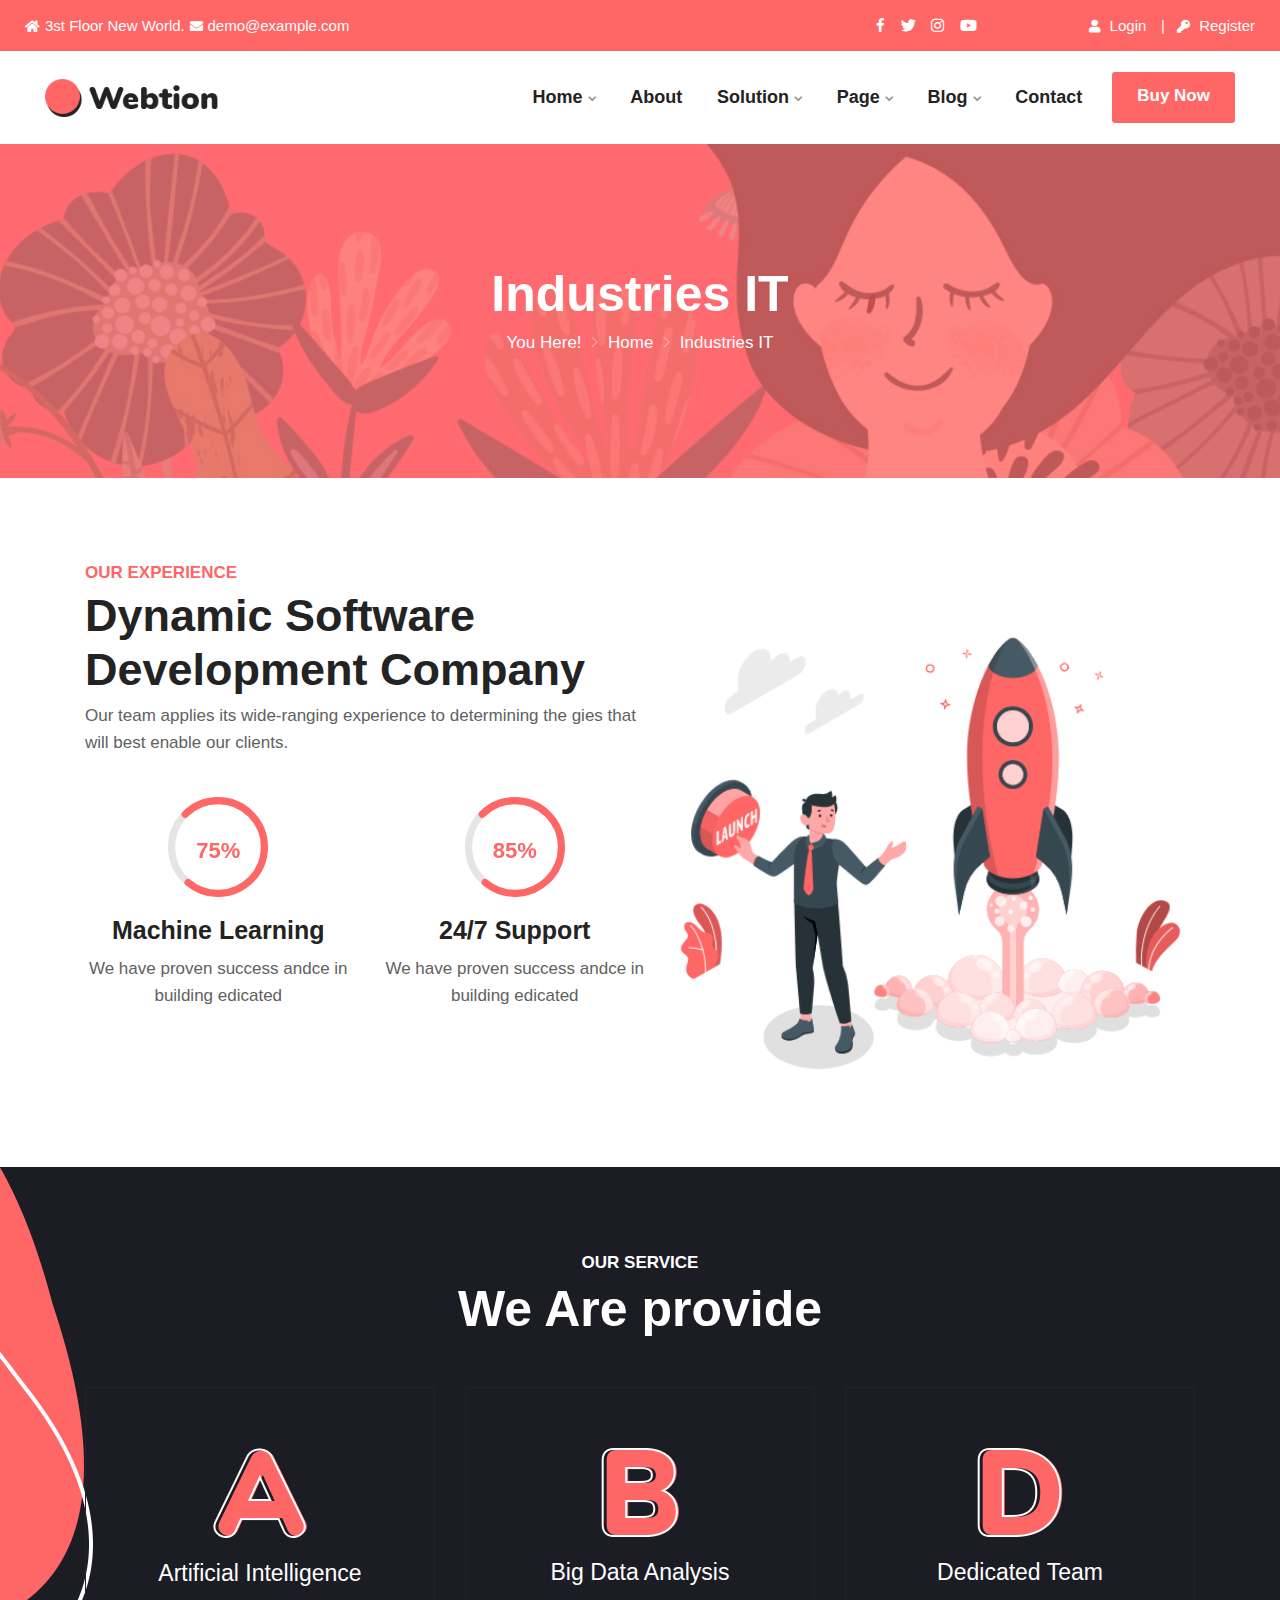
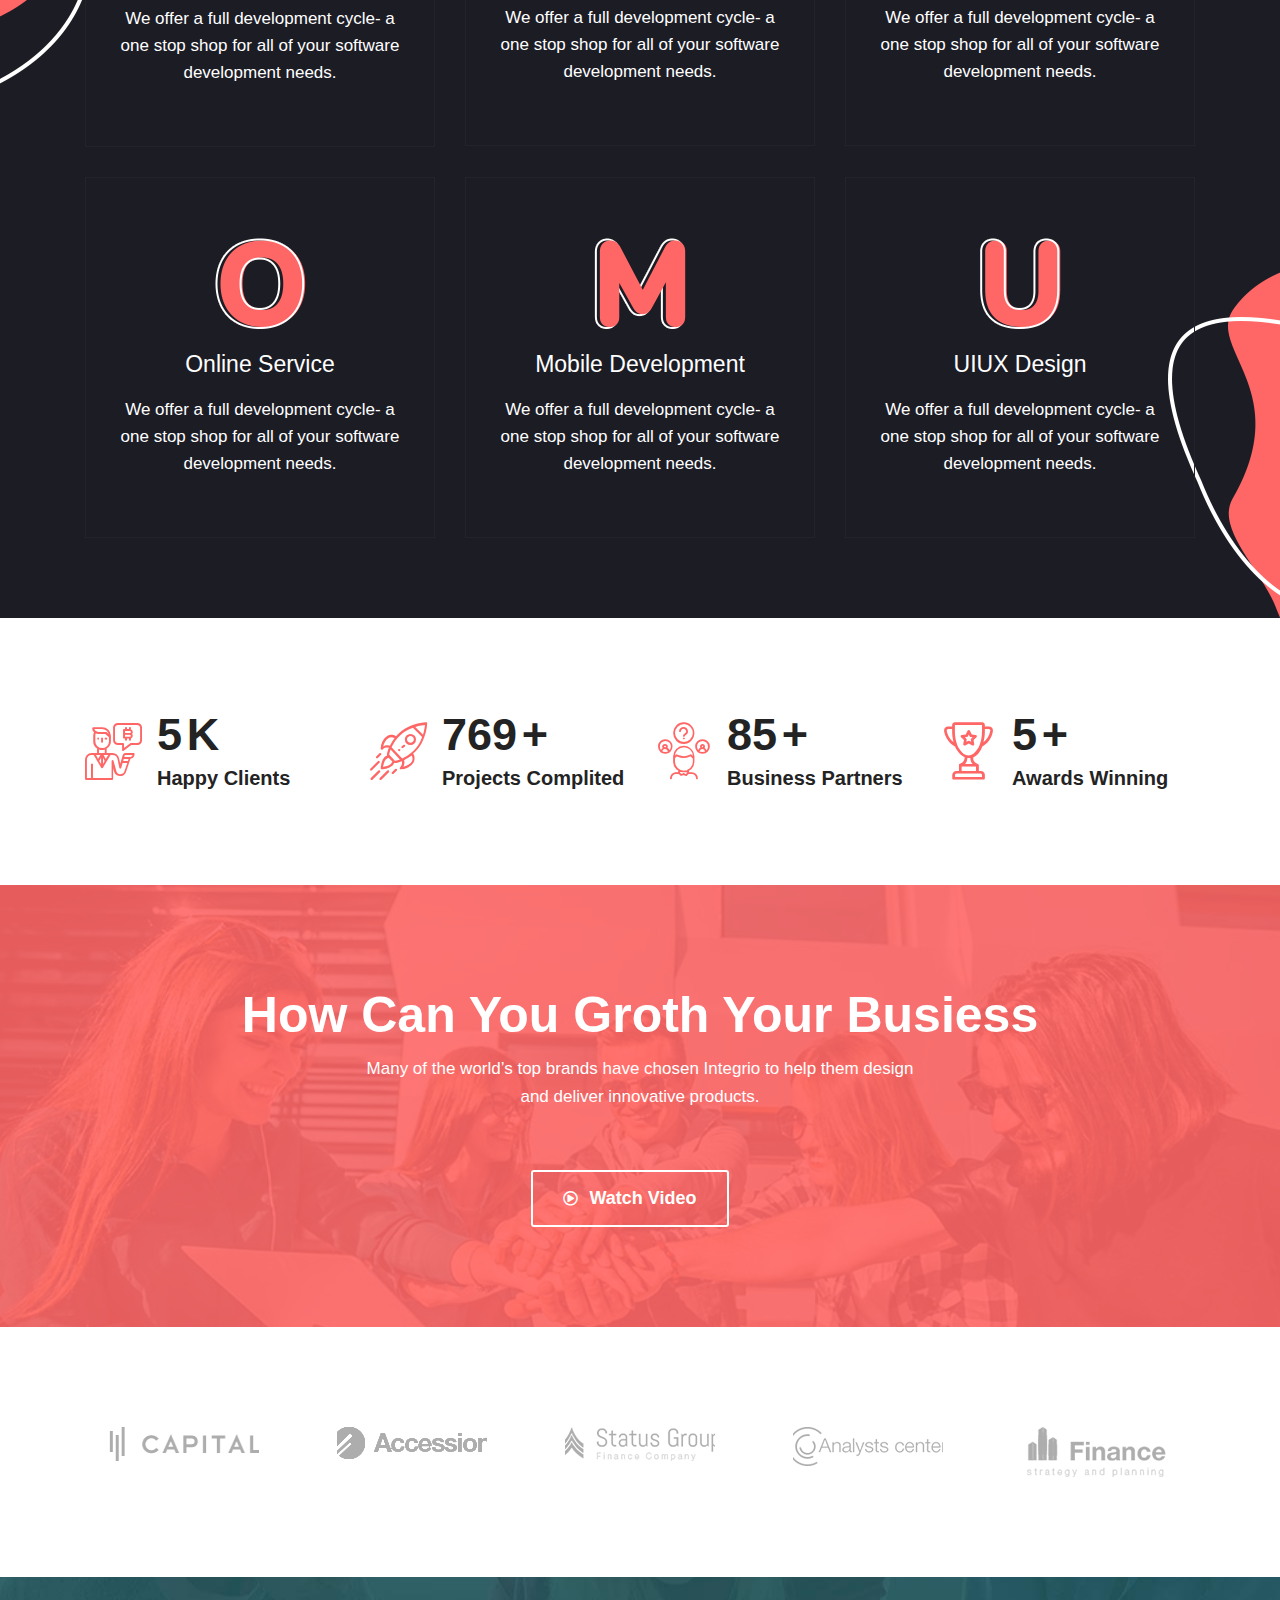
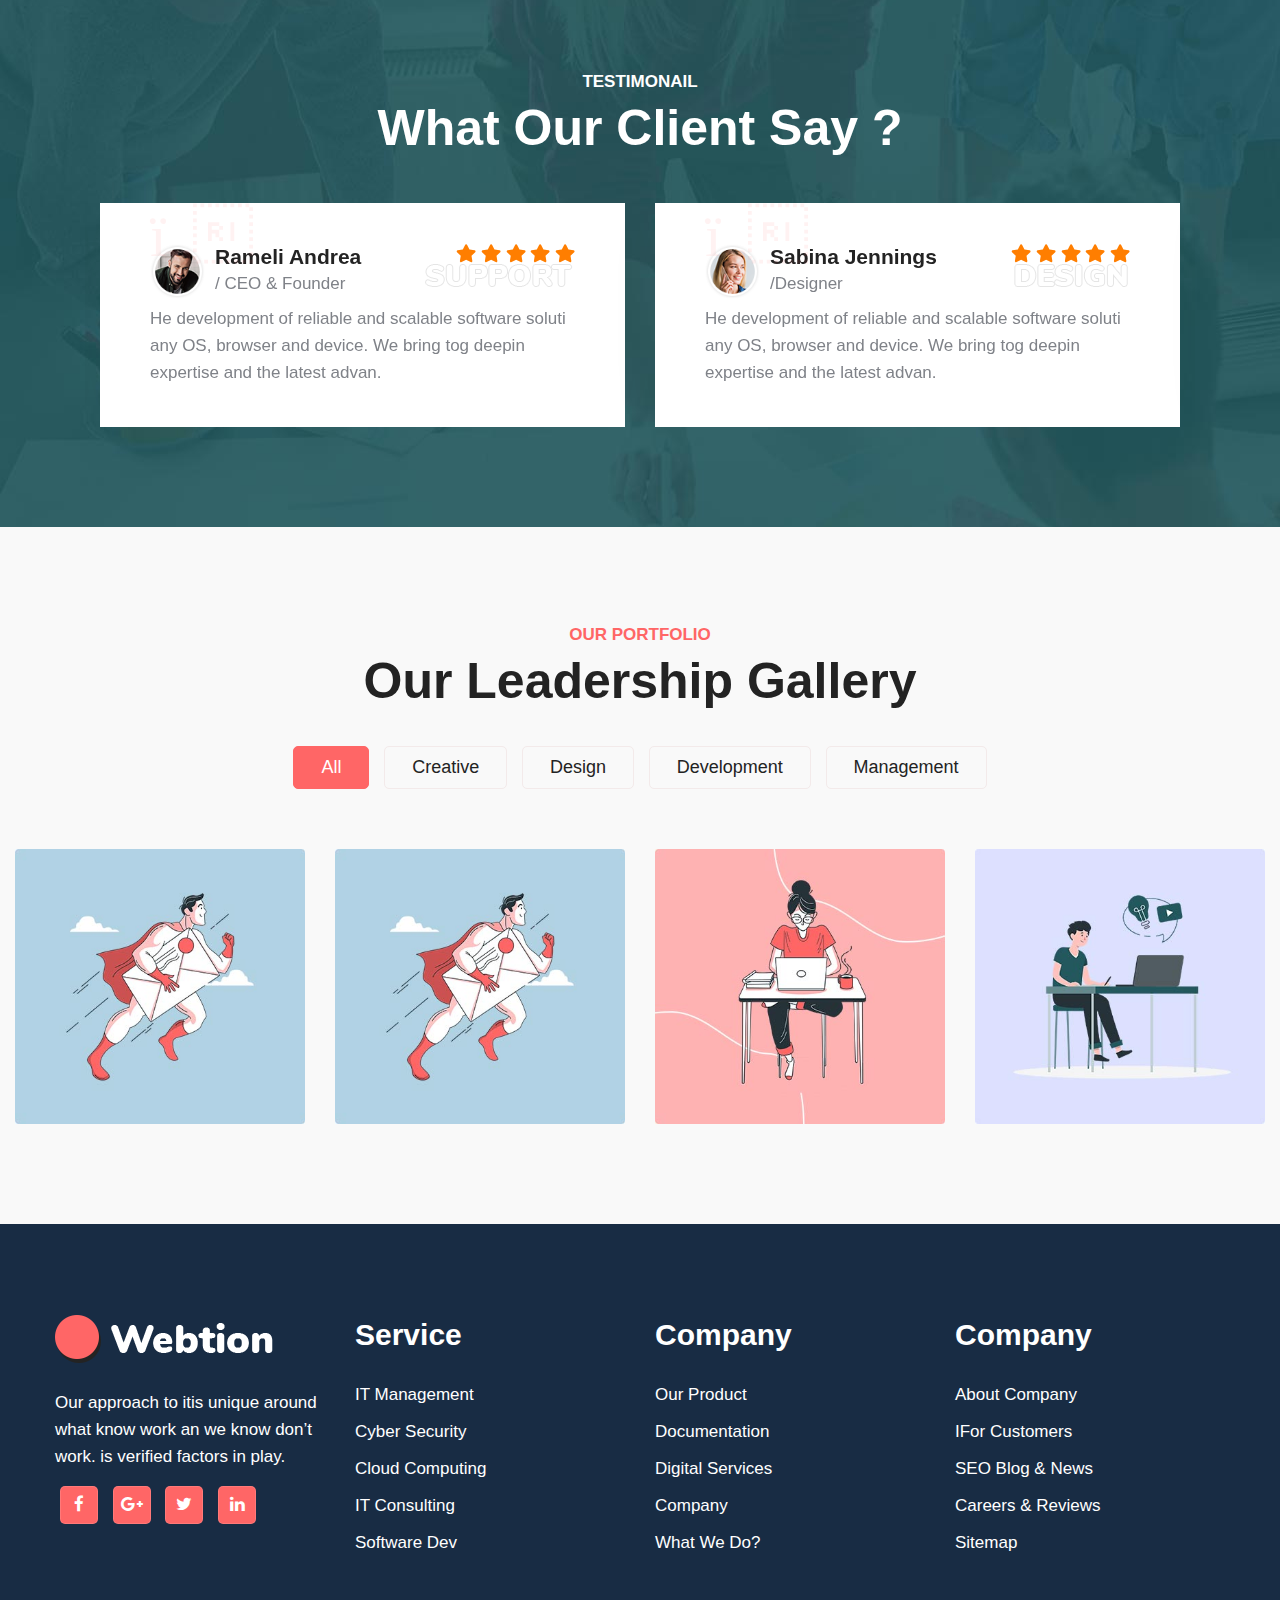
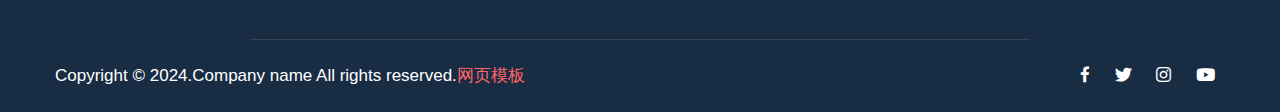
<file: industries_it.html>
<!DOCTYPE html>
<html lang="en-US">
   <head>
      <title>Webtion – IT Service & Digital Marketing Website Template</title>
      <meta charset="utf-8">
      <meta name="format-detection" content="telephone=no">
      <meta name="viewport" content="width=device-width, height=device-height, initial-scale=1.0,  user-scalable=0">
      <meta http-equiv="X-UA-Compatible" content="IE=Edge">
      <meta name="keywords" content=" web design html template">
      <meta name="date" content="Dec 26">
      <!-- Favicon Icon -->
      
      <link rel="stylesheet" type="text/css" href="static/css/bootstrap.min.css">
      <link rel="stylesheet" type="text/css" href="static/css/venobox.css">
      <link rel="stylesheet" type="text/css" href="static/css/plugin_theme_css.css">
      <link rel="stylesheet" type="text/css" href="static/css/style.css">
      <link rel="stylesheet" type="text/css" href="static/css/responsive.css">
      <!-- modernizr js -->
      <script src="static/js/modernizr-2.8.3.min.js"></script>
   </head>
   <body>
      <div class="em40_header_area_main">
         <div class="webtion-header-top">
            <div class="container-fluid">
               <div class="row">
                  <div class="col-lg-8 col-md-7 col-sm-12">
                     <div class="top-address menu_17">
                        <p>							
                           <span><i class="fas fa-home"></i>3st Floor New World.</span>
                           <a href="#"><i class="fas fa-envelope"></i>demo@example.com</a>
                        </p>
                     </div>
                  </div>
                  <div class="col-lg-2 col-md-1 col-sm-12">
                     <div class="top-right-menu ">
                        <ul class="social-icons text-left menu_17 text_m_right ">
                           <li><a href="#"><i class="fa fa-facebook-f"></i></a></li>
                           <li><a href="#"><i class="fab fa-twitter"></i></a></li>
                           <li><a href="#"><i class="fab fa-instagram"></i></a></li>
                           <li><a href="#"><i class="fab fa-youtube"></i></a></li>
                        </ul>
                     </div>
                  </div>
                  <div class="col-lg-2 col-md-4 col-sm-12">
                     <div class="top-address em-login text-right text_m_center">
                        <p>							
                           <a href="#"><i class="fas fa-user"></i> Login</a>
                           <a href="#"><i class="fas fa-key"></i> Register</a>
                        </p>
                     </div>
                  </div>
               </div>
            </div>
         </div>
         <div class="webtion-main-menu one_page hidden-xs hidden-sm witr_h_h10">
            <div class="webtion_nav_area scroll_fixed postfix">
               <div class="container-fluid">
                  <div class="row logo-left">
                     <div class="col-md-2 col-sm-2 col-xs-2">
                        <div class="logo">
                           <a class="main_sticky_main_l" href="index.html" title="textril">
                           <img src="static/picture/logo1.png" alt="textril">
                           </a>
                           <a class="main_sticky_l" href="index.html" title="textril">
                           <img src="static/picture/logo2.png" alt="textril">
                           </a>
                        </div>
                     </div>
                     <!-- MAIN MENU -->
                     <div class="col-md-10 col-sm-10 col-xs-10 tx_menu_together">
                        <nav class="webtion_menu main-search-menu">
                           <ul class="sub-menu">
                              <li class="menu-item-has-children">
                                 <a href="#">Home</a>
                                 <ul class="sub-menu">
                                    <li><a href="index.html">Home Page One</a></li>
                                    <li><a href="index_2.html">Home Page Two</a></li>
                                    <li><a href="video_page.html">Home Video Page</a></li>
                                    <li><a href="landing_page.html">Home One Page</a></li>
                                 </ul>
                              </li>
                              <li><a href="about_us.html">About</a></li>
                              <li class="menu-item-has-children">
                                 <a href="#">Solution</a>
                                 <ul class="sub-menu">
                                    <li><a href="it_solution.html">IT Solution</a></li>
                                    <li><a href="managed_it_services.html">Managed IT Services</a></li>
                                    <li><a href="business_solutions.html">Business Solutions</a></li>
                                    <li><a href="">Industries IT</a></li>
                                 </ul>
                              </li>
                              <li class="menu-item-has-children">
                                 <a href="#">Page</a>
                                 <ul class="sub-menu">
                                    <li class="menu-item-has-children">
                                       <a href="#">Elements</a>
                                       <ul class="sub-menu">
                                          <li><a href="service_box.html">Service Box</a></li>
                                          <li><a href="feature_box.html">Feature Box</a></li>
                                          <li><a href="testimonial.html">Testimonial</a></li>
                                          <li><a href="countdown.html">Countdown</a></li>
                                          <li><a href="counter.html">Counter</a></li>
                                          <li><a href="pricing.html">Pricing</a></li>
                                          <li><a href="typography.html">Typography</a></li>
                                          <li><a href="skill.html">Skill</a></li>
                                          <li><a href="custom_icon_list.html">Custom Icon List</a></li>
                                          <li><a href="coming_soon.html">Coming Soon</a></li>
                                       </ul>
                                    </li>
                                    <li><a href="why_choose.html">Why Choose Us</a></li>
                                    <li class="menu-item-has-children">
                                       <a href="#">Portfolio</a>
                                       <ul class="sub-menu">
                                          <li><a href="portfolio_2column.html">Portfolio 2Column</a></li>
                                          <li><a href="portfolio_3column.html">Portfolio 3Column</a></li>
                                          <li><a href="portfolio_4column.html">Portfolio 4Column</a></li>
                                       </ul>
                                    </li>
                                    <li><a href="service_style.html">Service Style</a></li>
                                    <li class="menu-item-has-children">
                                       <a href="#">Team</a>
                                       <ul class="sub-menu">
                                          <li><a href="team_1.html">Team 1</a></li>
                                          <li><a href="team_2.html">Team 2</a></li>
                                          <li><a href="team_3.html">Team 3</a></li>
                                          <li><a href="single_team.html">Single Team</a></li>
                                       </ul>
                                    </li>
                                    <li><a href="tab_page.html">Tab Page</a></li>
                                    <li><a href="faq_page.html">Faq Page</a></li>
                                 </ul>
                              </li>
                              <li class="menu-item-has-children">
                                 <a href="#">Blog</a>
                                 <ul class="sub-menu">
                                    <li><a href="service_mode.html">Blog Grid</a></li>
                                    <li><a href="data_visual.html">Blog Left Sidebar</a></li>
                                    <li><a href="sick.html">Blog Right Sidebar</a></li>
                                 </ul>
                              </li>
                              <li><a href="contact_us.html">Contact</a></li>
                           </ul>
                        </nav>
                        <div class="donate-btn-header">
                           <a class="dtbtn" href="#">Buy Now</a>	
                        </div>
                     </div>
                  </div>
               </div>
            </div>
         </div>
      </div>
      <!-- mobile menu -->
      <div class="mobile_logo_area">
         <div class="container">
            <div class="row">
               <div class="col-12">
                  <div class="mobilemenu_con">
                     <div class="mobile_menu_logo text-center">
                        <a href="index.html" title="webtion">
                        <img src="static/picture/logo1.png" alt="webtion">
                        </a>
                     </div>
                     <div class="mobile_menu_option">
                        <div class="mobile_menu_o mobile_opicon">
                           <i class="icofont-navigation-menu openclass"></i>
                        </div>
                        <div class="mobile_menu_inner mobile_p">
                           <div class="mobile_menu_content">
                              <div class="mobile_menu_logo text-center">
                                 <a href="index.html" title="webtion">
                                 <img src="static/picture/logo1.png" alt="webtion">
                                 </a>
                              </div>
                              <div class="menu_area mobile-menu">
                                 <nav class="webtion_menu">
                                    <ul class="sub-menu">
                                       <li class="menu-item-has-children">
                                          <a href="#">Home</a>
                                          <ul class="sub-menu">
                                             <li><a href="index.html">Home Page One</a></li>
                                             <li><a href="index_2.html">Home Page Two</a></li>
                                             <li><a href="video_page.html">Home Video Page</a></li>
                                             <li><a href="landing_page.html">Home One Page</a></li>
                                          </ul>
                                       </li>
                                       <li><a href="about_us.html">About</a></li>
                                       <li class="menu-item-has-children">
                                          <a href="#">Solution</a>
                                          <ul class="sub-menu">
                                             <li><a href="it_solution.html">IT Solution</a></li>
                                             <li><a href="managed_it_services.html">Managed IT Services</a></li>
                                             <li><a href="business_solutions.html">Business Solutions</a></li>
                                             <li><a href="">Industries IT</a></li>
                                          </ul>
                                       </li>
                                       <li class="menu-item-has-children">
                                          <a href="#">Page</a>
                                          <ul class="sub-menu">
                                             <li class="menu-item-has-children">
                                                <a href="#">Elements</a>
                                                <ul class="sub-menu">
                                                   <li><a href="service_box.html">Service Box</a></li>
                                                   <li><a href="feature_box.html">Feature Box</a></li>
                                                   <li><a href="testimonial.html">Testimonial</a></li>
                                                   <li><a href="countdown.html">Countdown</a></li>
                                                   <li><a href="counter.html">Counter</a></li>
                                                   <li><a href="pricing.html">Pricing</a></li>
                                                   <li><a href="typography.html">Typography</a></li>
                                                   <li><a href="skill.html">Skill</a></li>
                                                   <li><a href="custom_icon_list.html">Custom Icon List</a></li>
                                                   <li><a href="coming_soon.html">Coming Soon</a></li>
                                                </ul>
                                             </li>
                                             <li><a href="why_choose.html">Why Choose Us</a></li>
                                             <li class="menu-item-has-children">
                                                <a href="#">Portfolio</a>
                                                <ul class="sub-menu">
                                                   <li><a href="portfolio_2column.html">Portfolio 2Column</a></li>
                                                   <li><a href="portfolio_3column.html">Portfolio 3Column</a></li>
                                                   <li><a href="portfolio_4column.html">Portfolio 4Column</a></li>
                                                </ul>
                                             </li>
                                             <li><a href="service_style.html">Service Style</a></li>
                                             <li class="menu-item-has-children">
                                                <a href="#">Team</a>
                                                <ul class="sub-menu">
                                                   <li><a href="team_1.html">Team 1</a></li>
                                                   <li><a href="team_2.html">Team 2</a></li>
                                                   <li><a href="team_3.html">Team 3</a></li>
                                                   <li><a href="single_team.html">Single Team</a></li>
                                                </ul>
                                             </li>
                                             <li><a href="tab_page.html">Tab Page</a></li>
                                             <li><a href="faq_page.html">Faq Page</a></li>
                                          </ul>
                                       </li>
                                       <li class="menu-item-has-children">
                                          <a href="#">Blog</a>
                                          <ul class="sub-menu">
                                             <li><a href="service_mode.html">Blog Grid</a></li>
                                             <li><a href="data_visual.html">Blog Left Sidebar</a></li>
                                             <li><a href="sick.html">Blog Right Sidebar</a></li>
                                          </ul>
                                       </li>
                                       <li><a href="contact_us.html">Contact</a></li>
                                    </ul>
                                 </nav>
                              </div>
                              <div class="mobile_menu_o mobile_cicon">
                                 <i class="icofont-close closeclass"></i>
                              </div>
                           </div>
                        </div>
                        <div class="mobile_overlay"></div>
                     </div>
                  </div>
               </div>
            </div>
         </div>
      </div>
      <!-- End Mobile Menu -->
      <!-- breadcumb area -->
      <div class="breadcumb-area">
         <div class="container">
            <div class="row">
               <div class="col-md-12 txtc  text-center ccase">
                  <div class="brpt">
                     <h2>Industries IT</h2>
                  </div>
                  <div class="breadcumb-inner">
                     <ul>
                        <li>You here! <i class="icofont-thin-right"></i></li>
                        <li><a href="#">Home</a></li>
                        <li><i class="icofont-thin-right"></i></li>
                        <li><span class="current">Industries IT</span></li>
                     </ul>
                  </div>
               </div>
            </div>
         </div>
      </div>
      <!-- End breadcumb area -->
      <!-- circle area -->
      <div class="wb_cir_area">
         <div class="container">
            <div class="row">
               <div class="col-lg-6 col-md-6">
                  <div class="cir_left">
                     <div class="witr_text_widget">
                        <div class="witr_text_widget_inner">
                           <h1>Our Experience</h1>
                           <h2>Dynamic Software Development Company</h2>
                           <p>Our team applies its wide-ranging experience to determining the gies that will best enable our clients.</p>
                        </div>
                     </div>
                     <div class="row">
                        <div class="col-lg-6">
                           <div class="witr_circle_area">
                              <div class="witr_cp_class witr_id1">
                                 <span class="witr_cir_text">75%</span>
                              </div>
                              <div class="witr_circle_title">
                                 <h3>Machine Learning </h3>
                              </div>
                              <p>We have proven success andce in building edicated </p>
                           </div>
                        </div>
                        <div class="col-lg-6">
                           <div class="witr_circle_area">
                              <div class="witr_cp_class witr_id1">
                                 <span class="witr_cir_text">85%</span>
                              </div>
                              <div class="witr_circle_title">
                                 <h3>24/7 Support</h3>
                              </div>
                              <p>We have proven success andce in building edicated </p>
                           </div>
                        </div>
                     </div>
                  </div>
               </div>
               <div class="col-lg-6 col-md-6">
                  <div class="cir_witr">
                     <div class="single_image_area">
                        <div class="single_image">
                           <img src="static/picture/exprence.gif" alt="image">
                        </div>
                     </div>
                  </div>
               </div>
            </div>
         </div>
      </div>
      <!-- service area -->
      <div class="wb_ser_area">
         <div class="container">
            <div class="row">
               <div class="col-lg-12">
                  <div class="witr_section_title">
                     <div class="witr_section_title_inner text-center">
                        <h2>Our Service</h2>
                        <h3>We Are provide</h3>
                     </div>
                  </div>
               </div>
               <!-- 1 single service -->
               <div class="col-lg-4 col-md-6">
                  <div class="witr_single_service3">
                     <div class="witr_service3_box">
                        <div class="witr_service3_icon all_color_s3">
                           <i class="aprova-earth-grid-symbol-and-three-persons"></i>
                           <img src="static/picture/s1.png" alt="image">
                        </div>
                        <div class="witr_service3_content all_color_s3">
                           <h3> <a href="#">Artificial Intelligence </a></h3>
                           <p>We offer a full development cycle- a one stop shop for all of your software development needs. </p>
                        </div>
                     </div>
                  </div>
               </div>
               <!-- 2 single service -->
               <div class="col-lg-4 col-md-6">
                  <div class="witr_single_service3">
                     <div class="witr_service3_box">
                        <div class="witr_service3_icon all_color_s3">
                           <i class="aprova-data "></i>
                           <img src="static/picture/s2.png" alt="image">
                        </div>
                        <div class="witr_service3_content all_color_s3">
                           <h3> <a href="#">Big Data Analysis </a></h3>
                           <p>We offer a full development cycle- a one stop shop for all of your software development needs. </p>
                        </div>
                     </div>
                  </div>
               </div>
               <!-- 3 single service -->
               <div class="col-lg-4 col-md-6">
                  <div class="witr_single_service3">
                     <div class="witr_service3_box">
                        <div class="witr_service3_icon all_color_s3">
                           <i class="aprova-talk "></i>
                           <img src="static/picture/s3.png" alt="image">
                        </div>
                        <div class="witr_service3_content all_color_s3">
                           <h3> <a href="#">Dedicated Team </a></h3>
                           <p>We offer a full development cycle- a one stop shop for all of your software development needs. </p>
                        </div>
                     </div>
                  </div>
               </div>
               <!-- 4 single service -->
               <div class="col-lg-4 col-md-6">
                  <div class="witr_single_service3">
                     <div class="witr_service3_box">
                        <div class="witr_service3_icon all_color_s3">
                           <i class="aprova-startup1"></i>
                           <img src="static/picture/s4.png" alt="image">
                        </div>
                        <div class="witr_service3_content all_color_s3">
                           <h3> <a href="#">Online Service </a></h3>
                           <p>We offer a full development cycle- a one stop shop for all of your software development needs. </p>
                        </div>
                     </div>
                  </div>
               </div>
               <!-- 5 single service -->
               <div class="col-lg-4 col-md-6">
                  <div class="witr_single_service3">
                     <div class="witr_service3_box">
                        <div class="witr_service3_icon all_color_s3">
                           <i class="aprova-screen "></i>
                           <img src="static/picture/s5.png" alt="image">
                        </div>
                        <div class="witr_service3_content all_color_s3">
                           <h3> <a href="#">Mobile Development </a></h3>
                           <p>We offer a full development cycle- a one stop shop for all of your software development needs. </p>
                        </div>
                     </div>
                  </div>
               </div>
               <!-- 6 single service -->
               <div class="col-lg-4 col-md-6">
                  <div class="witr_single_service3">
                     <div class="witr_service3_box">
                        <div class="witr_service3_icon all_color_s3">
                           <i class="aprova-computer "></i>
                           <img src="static/picture/s6.png" alt="image">
                        </div>
                        <div class="witr_service3_content all_color_s3">
                           <h3> <a href="#">UIUX Design </a></h3>
                           <p>We offer a full development cycle- a one stop shop for all of your software development needs. </p>
                        </div>
                     </div>
                  </div>
               </div>
            </div>
         </div>
      </div>
      <!-- counter area -->
      <div class="wb_count_area solu_pag_coun">
         <div class="container">
            <div class="row">
               <!-- 1 single counter -->
               <div class="col-lg-3 col-md-6">
                  <div class="witr_counter_single single_counter_inner all_counter_color">
                     <div class="witr_custom_icon">
                        <i class="aprova-talk"></i>
                     </div>
                     <div class="witr_counter_number">
                        <div class="witr_counter_number_inn">
                           <h3 class="counter">5</h3>
                           <span>K</span>
                           <h4>Happy Clients </h4>
                        </div>
                     </div>
                  </div>
               </div>
               <!-- 2 single counter -->
               <div class="col-lg-3 col-md-6">
                  <div class="witr_counter_single single_counter_inner all_counter_color">
                     <div class="witr_custom_icon">
                        <i class="aprova-startup1"></i>
                     </div>
                     <div class="witr_counter_number">
                        <div class="witr_counter_number_inn">
                           <h3 class="counter">769</h3>
                           <span>+</span>
                           <h4>Projects Complited</h4>
                        </div>
                     </div>
                  </div>
               </div>
               <!-- 3 single counter -->
               <div class="col-lg-3 col-md-6">
                  <div class="witr_counter_single single_counter_inner all_counter_color">
                     <div class="witr_custom_icon">
                        <i class="aprova-avatar"></i>
                     </div>
                     <div class="witr_counter_number">
                        <div class="witr_counter_number_inn">
                           <h3 class="counter">85</h3>
                           <span>+</span>
                           <h4>Business Partners</h4>
                        </div>
                     </div>
                  </div>
               </div>
               <!-- 4 single counter -->
               <div class="col-lg-3 col-md-6">
                  <div class="witr_counter_single single_counter_inner all_counter_color">
                     <div class="witr_custom_icon">
                        <i class="aprova-award"></i>
                     </div>
                     <div class="witr_counter_number">
                        <div class="witr_counter_number_inn">
                           <h3 class="counter">5</h3>
                           <span>+</span>
                           <h4>Awards Winning</h4>
                        </div>
                     </div>
                  </div>
               </div>
            </div>
         </div>
      </div>
      <!-- wb call area -->
      <div class="wb_cal_area">
         <div class="container">
            <div class="row">
               <div class="col-lg-12">
                  <div class="witr_section_title">
                     <div class="witr_section_title_inner text-center">
                        <h3>How Can You Groth Your Busiess</h3>
                        <p>Many of the world’s top brands have chosen Integrio to help them design and
                           deliver innovative products. 
                        </p>
                     </div>
                  </div>
                  <div class="witr_button_area">
                     <div class="witr_btn_style mr">
                        <div class="witr_btn_sinner">	
                           <a class="witr_bbtn video-vemo-icon venobox vbox-item" data-vbtype="youtube" data-autoplay="true" href="#"><i class="far fa-play-circle"></i> Watch Video</a>
                        </div>
                     </div>
                  </div>
               </div>
            </div>
         </div>
      </div>
      <!-- brand area -->
      <div class="wb_brand_area solu_pag_brnd">
         <div class="container">
            <div class="row brand_active">
               <div class="col-lg-12">
                  <div class="slide_items">
                     <a href="#">
                     <img src="static/picture/br1.png" alt="image">
                     </a>
                  </div>
               </div>
               <div class="col-lg-12">
                  <div class="slide_items">
                     <a href="#">
                     <img src="static/picture/br2.png" alt="image">
                     </a>
                  </div>
               </div>
               <div class="col-lg-12">
                  <div class="slide_items">
                     <a href="#">
                     <img src="static/picture/br3.png" alt="image">
                     </a>
                  </div>
               </div>
               <div class="col-lg-12">
                  <div class="slide_items">
                     <a href="#">
                     <img src="static/picture/br4.png" alt="image">
                     </a>
                  </div>
               </div>
               <div class="col-lg-12">
                  <div class="slide_items">
                     <a href="#">
                     <img src="static/picture/br5.png" alt="image">
                     </a>
                  </div>
               </div>
               <div class="col-lg-12">
                  <div class="slide_items">
                     <a href="#">
                     <img src="static/picture/br6.png" alt="image">
                     </a>
                  </div>
               </div>
               <div class="col-lg-12">
                  <div class="slide_items">
                     <a href="#">
                     <img src="static/picture/br1.png" alt="image">
                     </a>
                  </div>
               </div>
            </div>
         </div>
      </div>
      <!-- testimonial area -->
      <div class="wb_test_area">
         <div class="container">
            <div class="row">
               <div class="col-lg-12">
                  <div class="witr_section_title">
                     <div class="witr_section_title_inner text-center">
                        <h2>Testimonail</h2>
                        <h3>What Our Client Say ? </h3>
                     </div>
                  </div>
                  <div class="test_active tshover">
                     <!-- 1 single testimonial -->
                     <div class="witr_testi_itemt testi-width all_color_testimonial">
                        <div class="em_single_testimonial">
                           <div class="em_testi_logo">
                              <div class="em_testilogo_inner">
                                 <img src="static/picture/tes1.png" alt="image">	
                              </div>
                           </div>
                           <div class="em_test_thumb test-part">
                              <img src="static/picture/te1.png" alt="image">									
                           </div>
                           <div class="witr_testi_box">
                              <div class="em_testi_title">
                                 <h2>Rameli Andrea <span>/ CEO & Founder</span></h2>
                              </div>
                              <div class="test-part witr_test_3">
                                 <ul>
                                    <li>
                                       <div class="em_crating">
                                          <i class="fas fa-star active"></i>
                                          <i class="fas fa-star active"></i>
                                          <i class="fas fa-star active"></i>
                                          <i class="fas fa-star active"></i>
                                          <i class="fas fa-star active"></i>
                                       </div>
                                    </li>
                                 </ul>
                              </div>
                              <div class="em_testi_content">
                                 <div class="em_testi_text">
                                    <p>He development of reliable and scalable software soluti any OS, browser and device. We bring tog deepin expertise and the latest advan.</p>
                                 </div>
                              </div>
                           </div>
                        </div>
                     </div>
                     <!-- 2 single testimonial -->
                     <div class="witr_testi_itemt testi-width all_color_testimonial">
                        <div class="em_single_testimonial">
                           <div class="em_testi_logo">
                              <div class="em_testilogo_inner">
                                 <img src="static/picture/tes2.png" alt="image">	
                              </div>
                           </div>
                           <div class="em_test_thumb test-part">
                              <img src="static/picture/te2.png" alt="image">									
                           </div>
                           <div class="witr_testi_box">
                              <div class="em_testi_title">
                                 <h2>Sabina Jennings <span>/Designer</span></h2>
                              </div>
                              <div class="test-part witr_test_3">
                                 <ul>
                                    <li>
                                       <div class="em_crating">
                                          <i class="fas fa-star active"></i>
                                          <i class="fas fa-star active"></i>
                                          <i class="fas fa-star active"></i>
                                          <i class="fas fa-star active"></i>
                                          <i class="fas fa-star active"></i>
                                       </div>
                                    </li>
                                 </ul>
                              </div>
                              <div class="em_testi_content">
                                 <div class="em_testi_text">
                                    <p>He development of reliable and scalable software soluti any OS, browser and device. We bring tog deepin expertise and the latest advan.</p>
                                 </div>
                              </div>
                           </div>
                        </div>
                     </div>
                     <!-- 3 single testimonial -->
                     <div class="witr_testi_itemt testi-width all_color_testimonial">
                        <div class="em_single_testimonial">
                           <div class="em_testi_logo">
                              <div class="em_testilogo_inner">
                                 <img src="static/picture/tes1.png" alt="image">	
                              </div>
                           </div>
                           <div class="em_test_thumb test-part">
                              <img src="static/picture/te1.png" alt="image">									
                           </div>
                           <div class="witr_testi_box">
                              <div class="em_testi_title">
                                 <h2>Chicana males <span>/ CEO & Founder</span></h2>
                              </div>
                              <div class="test-part witr_test_3">
                                 <ul>
                                    <li>
                                       <div class="em_crating">
                                          <i class="fas fa-star active"></i>
                                          <i class="fas fa-star active"></i>
                                          <i class="fas fa-star active"></i>
                                          <i class="fas fa-star active"></i>
                                          <i class="fas fa-star active"></i>
                                       </div>
                                    </li>
                                 </ul>
                              </div>
                              <div class="em_testi_content">
                                 <div class="em_testi_text">
                                    <p>He development of reliable and scalable software soluti any OS, browser and device. We bring tog deepin expertise and the latest advan.</p>
                                 </div>
                              </div>
                           </div>
                        </div>
                     </div>
                     <!-- 4 single testimonial -->
                     <div class="witr_testi_itemt testi-width all_color_testimonial">
                        <div class="em_single_testimonial">
                           <div class="em_testi_logo">
                              <div class="em_testilogo_inner">
                                 <img src="static/picture/tes2.png" alt="image">	
                              </div>
                           </div>
                           <div class="em_test_thumb test-part">
                              <img src="static/picture/te2.png" alt="image">									
                           </div>
                           <div class="witr_testi_box">
                              <div class="em_testi_title">
                                 <h2>David miller <span>/Designer</span></h2>
                              </div>
                              <div class="test-part witr_test_3">
                                 <ul>
                                    <li>
                                       <div class="em_crating">
                                          <i class="fas fa-star active"></i>
                                          <i class="fas fa-star active"></i>
                                          <i class="fas fa-star active"></i>
                                          <i class="fas fa-star active"></i>
                                          <i class="fas fa-star active"></i>
                                       </div>
                                    </li>
                                 </ul>
                              </div>
                              <div class="em_testi_content">
                                 <div class="em_testi_text">
                                    <p>He development of reliable and scalable software soluti any OS, browser and device. We bring tog deepin expertise and the latest advan.</p>
                                 </div>
                              </div>
                           </div>
                        </div>
                     </div>
                  </div>
               </div>
            </div>
         </div>
      </div>
      <!-- portfolio area -->
      <div class="port_area">
         <div class="container-fluid">
            <div class="row">
               <div class="col-lg-12">
                  <div class="witr_section_title">
                     <div class="witr_section_title_inner text-center">
                        <h2>Our Portfolio</h2>
                        <h3>Our Leadership Gallery</h3>
                     </div>
                  </div>
                  <div class="clearfix kicuakta">
                     <div class="col-md-12">
                        <div class="portfolio_nav  wittr_pfilter_menu">
                           <ul id="filter" class="filter_menu ">
                              <li class="current_menu_item" data-filter="*">All</li>
                              <li data-filter=".creative">Creative</li>
                              <li data-filter=".design">Design</li>
                              <li data-filter=".development">Development</li>
                              <li data-filter=".management">Management</li>
                           </ul>
                        </div>
                     </div>
                  </div>
                  <div class="pstyle2">
                     <div class="row portfolio_active" id="em_load">
                        <!-- 1 single portfolio -->
                        <div class="col-lg-3 grid-item col-md-6 col-xs-12 col-sm-12 development witr_all_mb_30">
                           <div class="single_protfolio">
                              <div class="prot_thumb">
                                 <img src="static/picture/p1.jpg" alt="image">
                                 <div class="prot_content">
                                    <div class="prot_content_inner">
                                       <div class="picon">
                                          <a class="portfolio-icon venobox vbox-item" data-gall="myportfolio" href="static/picture/p1.jpg"><i class="fas fa-arrows-alt"></i></a>
                                       </div>
                                    </div>
                                 </div>
                              </div>
                              <div class="pprotfolio4 port_2">
                                 <div class="porttitle_inner4">
                                    <h3><a href="#">Demo Media Title 9</a></h3>
                                    <p>
                                       <span class="category-item-p">
                                       Development</span>
                                    </p>
                                 </div>
                              </div>
                           </div>
                        </div>
                        <!-- 2 single portfolio -->
                        <div class="col-lg-3 grid-item col-md-6 col-xs-12 col-sm-12 development witr_all_mb_30">
                           <div class="single_protfolio">
                              <div class="prot_thumb">
                                 <img src="static/picture/p1.jpg" alt="image">
                                 <div class="prot_content">
                                    <div class="prot_content_inner">
                                       <div class="picon">
                                          <a class="portfolio-icon venobox vbox-item" data-gall="myportfolio" href="static/picture/p1.jpg"><i class="fas fa-arrows-alt"></i></a>
                                       </div>
                                    </div>
                                 </div>
                              </div>
                              <div class="pprotfolio4 port_2">
                                 <div class="porttitle_inner4">
                                    <h3><a href="#">Email Marketing</a></h3>
                                    <p>
                                       <span class="category-item-p">
                                       Development</span>
                                    </p>
                                 </div>
                              </div>
                           </div>
                        </div>
                        <!-- 3 single portfolio -->
                        <div class="col-lg-3 grid-item col-md-6 col-xs-12 col-sm-12 creative witr_all_mb_30">
                           <div class="single_protfolio">
                              <div class="prot_thumb">
                                 <img src="static/picture/p2.jpg" alt="image">
                                 <div class="prot_content">
                                    <div class="prot_content_inner">
                                       <div class="picon">
                                          <a class="portfolio-icon venobox vbox-item" data-gall="myportfolio" href="static/picture/p2.jpg"><i class="fas fa-arrows-alt"></i></a>
                                       </div>
                                    </div>
                                 </div>
                              </div>
                              <div class="pprotfolio4 port_2">
                                 <div class="porttitle_inner4">
                                    <h3><a href="#">Software Development</a></h3>
                                    <p>
                                       <span class="category-item-p">
                                       Creative</span>
                                    </p>
                                 </div>
                              </div>
                           </div>
                        </div>
                        <!-- 4 single portfolio -->
                        <div class="col-lg-3 grid-item col-md-6 col-xs-12 col-sm-12 development witr_all_mb_30">
                           <div class="single_protfolio">
                              <div class="prot_thumb">
                                 <img src="static/picture/p3.jpg" alt="image">
                                 <div class="prot_content">
                                    <div class="prot_content_inner">
                                       <div class="picon">
                                          <a class="portfolio-icon venobox vbox-item" data-gall="myportfolio" href="static/picture/p3.jpg"><i class="fas fa-arrows-alt"></i></a>
                                       </div>
                                    </div>
                                 </div>
                              </div>
                              <div class="pprotfolio4 port_2">
                                 <div class="porttitle_inner4">
                                    <h3><a href="#">Software Company</a></h3>
                                    <p>
                                       <span class="category-item-p">
                                       Development</span>
                                    </p>
                                 </div>
                              </div>
                           </div>
                        </div>
                     </div>
                  </div>
               </div>
            </div>
         </div>
      </div>
      <!-- footer area -->
      <div class="witrfm_area">
         <div class="footer-middle">
            <div class="container">
               <div class="row">
                  <div class="col-sm-12 col-md-6 col-lg-3">
                     <div class="widget widget_webtion_description_widget">
                        <div class="webtion-description-area">
                           <a href="#">
                           <img src="static/picture/logo2.png" alt="image">
                           </a>
                           <p>Our approach to itis unique around what
                              know work an we know don’t work. is
                              verified factors in play.
                           </p>
                           <p class="phone"><a href="#"> </a></p>
                           <div class="social-icons">
                              <a><i class="fa fa-facebook"></i></a>
                              <a><i class="fa fa-google-plus"></i></a>
                              <a><i class="fa fa-twitter"></i></a>
                              <a><i class="fa fa-linkedin"></i></a>
                           </div>
                        </div>
                     </div>
                  </div>
                  <div class="col-sm-12 col-md-6 col-lg-3">
                     <div class="widget widget_meta">
                        <h2 class="widget-title">Service</h2>
                        <ul>
                           <li><a href="#">IT Management</a></li>
                           <li><a href="#">Cyber Security</a></li>
                           <li><a href="#">Cloud Computing</a></li>
                           <li><a href="#">IT Consulting</a></li>
                           <li><a href="#">Software Dev</a></li>
                        </ul>
                     </div>
                  </div>
                  <div class="col-sm-12 col-md-6 col-lg-3">
                     <div class="widget widget_meta">
                        <h2 class="widget-title">Company</h2>
                        <ul>
                           <li><a href="#">Our Product</a></li>
                           <li><a href="#">Documentation</a></li>
                           <li><a href="#">Digital Services</a></li>
                           <li><a href="#">Company</a></li>
                           <li><a href="#">What We Do?</a></li>
                        </ul>
                     </div>
                  </div>
                  <div class="col-sm-12 col-md-6 col-lg-3">
                     <div class="widget widget_meta">
                        <h2 class="widget-title">Company</h2>
                        <ul>
                           <li><a href="#">About Company</a></li>
                           <li><a href="#">IFor Customers</a></li>
                           <li><a href="#">SEO Blog & News</a></li>
                           <li><a href="#">Careers & Reviews</a></li>
                           <li><a href="#">Sitemap</a></li>
                        </ul>
                     </div>
                  </div>
               </div>
            </div>
         </div>
         <!-- END FOOTER MIDDLE AREA -->
         <div class="footer-bottom">
            <div class="container">
               <div class="row">
                  <div class="col-lg-6 col-md-6 col-sm-12">
                     <div class="copy-right-text text-left">
                        <p>Copyright &copy; 2024.Company name All rights reserved.<a target="_blank" href="https://sc.chinaz.com/moban/">&#x7F51;&#x9875;&#x6A21;&#x677F;</a></p>
                     </div>
                  </div>
                  <div class="col-lg-6 col-md-6 col-sm-12">
                     <div class="footer-menu">
                        <ul class="text-right">
                           <li><a href="#"><i class="fa fa-facebook-f"></i></a></li>
                           <li><a href="#"><i class="fab fa-twitter"></i></a></li>
                           <li><a href="#"><i class="fab fa-instagram"></i></a></li>
                           <li><a href="#"><i class="fab fa-youtube"></i></a></li>
                        </ul>
                     </div>
                  </div>
               </div>
            </div>
         </div>
      </div>
      <!-- Include All JS -->
      <script src="static/js/jquery-3.5.1.min.js"></script>
      <script src="static/js/bootstrap.min.js"></script>
      <script src="static/js/isotope.pkgd.min.js"></script>
      <script src="static/js/owl.carousel.min.js"></script>
      <script src="static/js/jquery.nivo.slider.pack.js"></script>
      <script src="static/js/slick.min.js"></script>
      <script src="static/js/imagesloaded.pkgd.min.js"></script>
      <script src="static/js/venobox.min.js"></script>
      <script src="static/js/jquery.appear.js"></script>
      <script src="static/js/jquery.knob.js"></script>
      <script src="static/js/theme-pluginjs.js"></script>
      <script src="static/js/jquery.meanmenu.js"></script>
      <script src="static/js/ajax-mail.js"></script>
      <script src="static/js/theme.js"></script>
   </body>
</html>
</file>
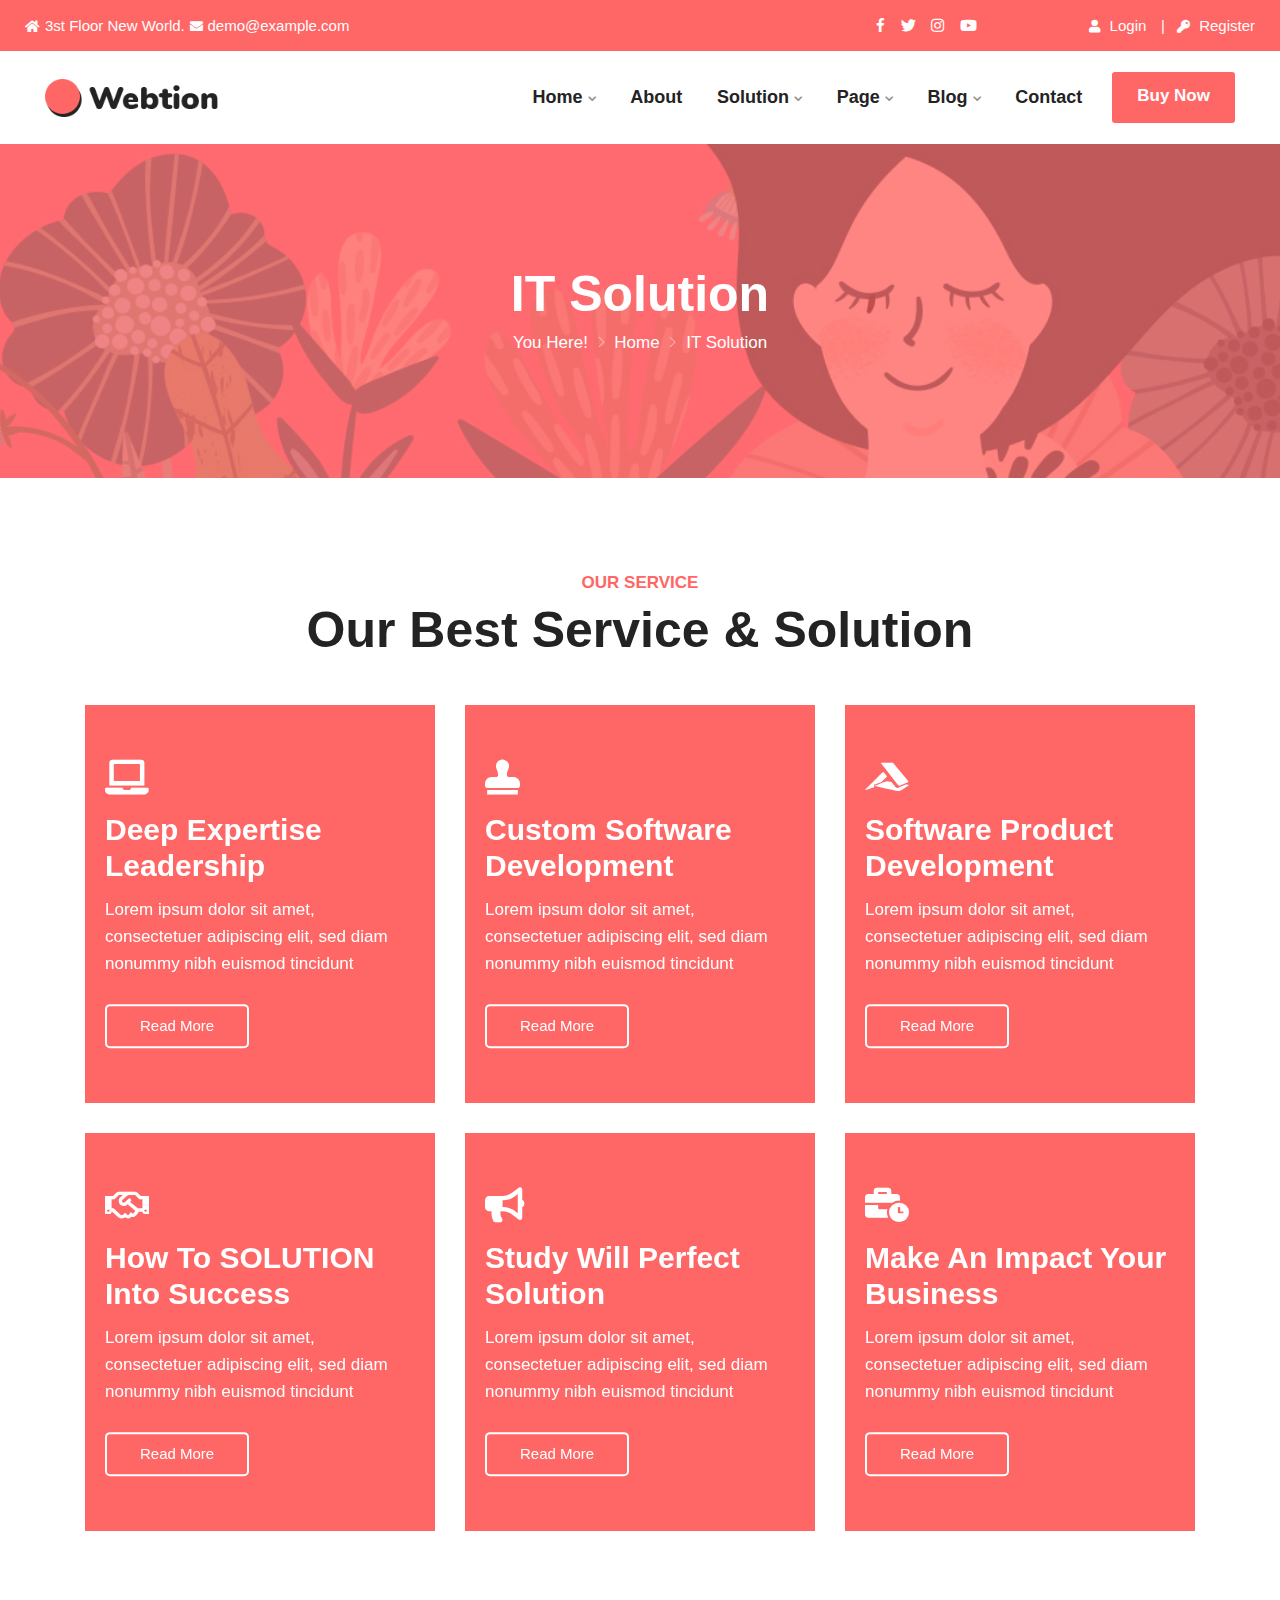
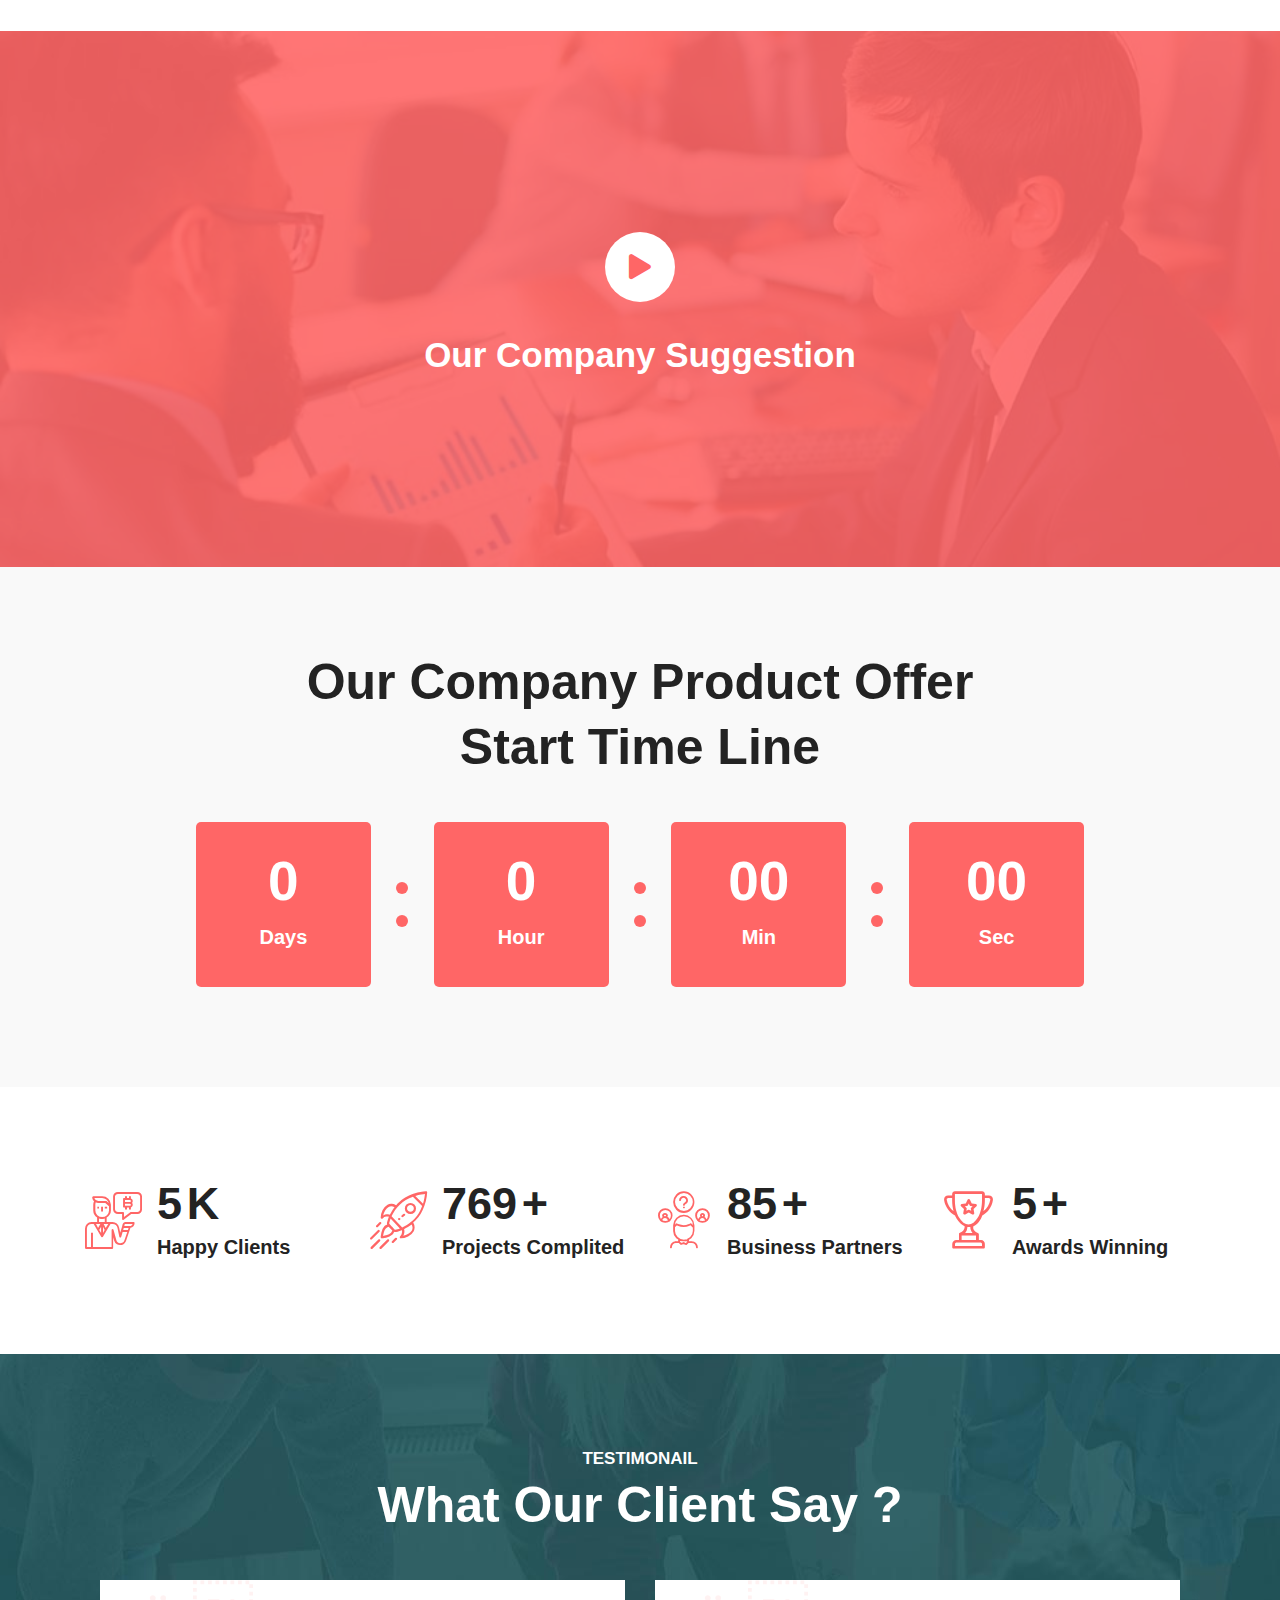
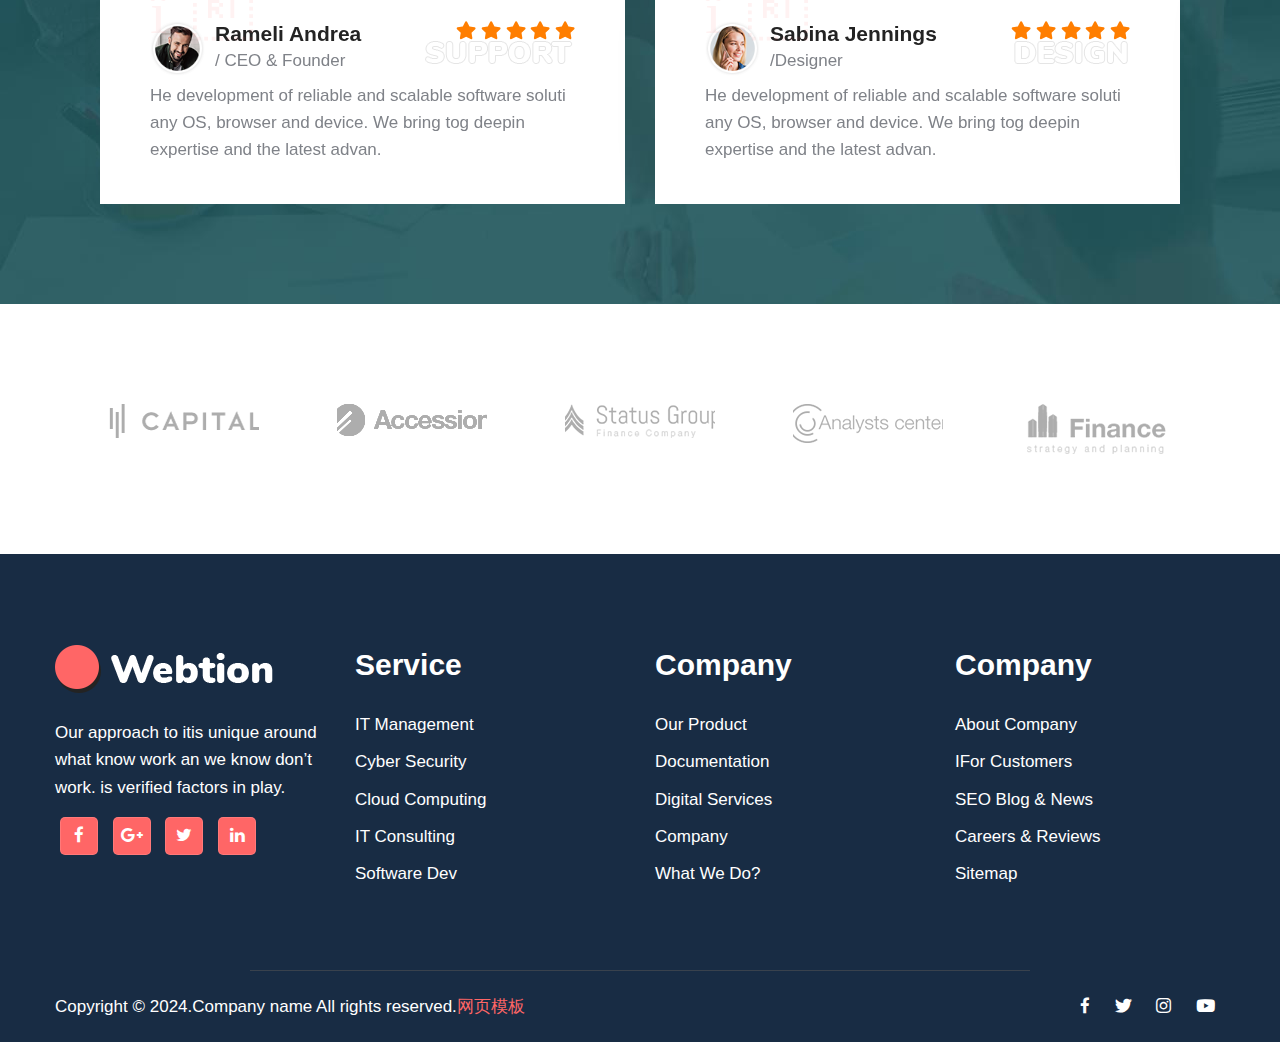
<file: it_solution.html>
<!DOCTYPE html>
<html lang="en-US">
   <head>
      <title>Webtion – IT Service & Digital Marketing Website Template</title>
      <meta charset="utf-8">
      <meta name="format-detection" content="telephone=no">
      <meta name="viewport" content="width=device-width, height=device-height, initial-scale=1.0,  user-scalable=0">
      <meta http-equiv="X-UA-Compatible" content="IE=Edge">
      <meta name="keywords" content=" web design html template">
      <meta name="date" content="Dec 26">
      <!-- Favicon Icon -->
      
      <link rel="stylesheet" type="text/css" href="static/css/bootstrap.min.css">
      <link rel="stylesheet" type="text/css" href="static/css/venobox.css">
      <link rel="stylesheet" type="text/css" href="static/css/plugin_theme_css.css">
      <link rel="stylesheet" type="text/css" href="static/css/style.css">
      <link rel="stylesheet" type="text/css" href="static/css/responsive.css">
      <!-- modernizr js -->
      <script src="static/js/modernizr-2.8.3.min.js"></script>
   </head>
   <body>
      <div class="em40_header_area_main">
         <div class="webtion-header-top">
            <div class="container-fluid">
               <div class="row">
                  <div class="col-lg-8 col-md-7 col-sm-12">
                     <div class="top-address menu_17">
                        <p>							
                           <span><i class="fas fa-home"></i>3st Floor New World.</span>
                           <a href="#"><i class="fas fa-envelope"></i>demo@example.com</a>
                        </p>
                     </div>
                  </div>
                  <div class="col-lg-2 col-md-1 col-sm-12">
                     <div class="top-right-menu ">
                        <ul class="social-icons text-left menu_17 text_m_right ">
                           <li><a href="#"><i class="fa fa-facebook-f"></i></a></li>
                           <li><a href="#"><i class="fab fa-twitter"></i></a></li>
                           <li><a href="#"><i class="fab fa-instagram"></i></a></li>
                           <li><a href="#"><i class="fab fa-youtube"></i></a></li>
                        </ul>
                     </div>
                  </div>
                  <div class="col-lg-2 col-md-4 col-sm-12">
                     <div class="top-address em-login text-right text_m_center">
                        <p>							
                           <a href="#"><i class="fas fa-user"></i> Login</a>
                           <a href="#"><i class="fas fa-key"></i> Register</a>
                        </p>
                     </div>
                  </div>
               </div>
            </div>
         </div>
         <div class="webtion-main-menu one_page hidden-xs hidden-sm witr_h_h10">
            <div class="webtion_nav_area scroll_fixed postfix">
               <div class="container-fluid">
                  <div class="row logo-left">
                     <div class="col-md-2 col-sm-2 col-xs-2">
                        <div class="logo">
                           <a class="main_sticky_main_l" href="index.html" title="textril">
                           <img src="static/picture/logo1.png" alt="textril">
                           </a>
                           <a class="main_sticky_l" href="index.html" title="textril">
                           <img src="static/picture/logo2.png" alt="textril">
                           </a>
                        </div>
                     </div>
                     <!-- MAIN MENU -->
                     <div class="col-md-10 col-sm-10 col-xs-10 tx_menu_together">
                        <nav class="webtion_menu main-search-menu">
                           <ul class="sub-menu">
                              <li class="menu-item-has-children">
                                 <a href="#">Home</a>
                                 <ul class="sub-menu">
                                    <li><a href="index.html">Home Page One</a></li>
                                    <li><a href="index_2.html">Home Page Two</a></li>
                                    <li><a href="video_page.html">Home Video Page</a></li>
                                    <li><a href="landing_page.html">Home One Page</a></li>
                                 </ul>
                              </li>
                              <li><a href="about_us.html">About</a></li>
                              <li class="menu-item-has-children">
                                 <a href="#">Solution</a>
                                 <ul class="sub-menu">
                                    <li><a href="">IT Solution</a></li>
                                    <li><a href="managed_it_services.html">Managed IT Services</a></li>
                                    <li><a href="business_solutions.html">Business Solutions</a></li>
                                    <li><a href="industries_it.html">Industries IT</a></li>
                                 </ul>
                              </li>
                              <li class="menu-item-has-children">
                                 <a href="#">Page</a>
                                 <ul class="sub-menu">
                                    <li class="menu-item-has-children">
                                       <a href="#">Elements</a>
                                       <ul class="sub-menu">
                                          <li><a href="service_box.html">Service Box</a></li>
                                          <li><a href="feature_box.html">Feature Box</a></li>
                                          <li><a href="testimonial.html">Testimonial</a></li>
                                          <li><a href="countdown.html">Countdown</a></li>
                                          <li><a href="counter.html">Counter</a></li>
                                          <li><a href="pricing.html">Pricing</a></li>
                                          <li><a href="typography.html">Typography</a></li>
                                          <li><a href="skill.html">Skill</a></li>
                                          <li><a href="custom_icon_list.html">Custom Icon List</a></li>
                                          <li><a href="coming_soon.html">Coming Soon</a></li>
                                       </ul>
                                    </li>
                                    <li><a href="why_choose.html">Why Choose Us</a></li>
                                    <li class="menu-item-has-children">
                                       <a href="#">Portfolio</a>
                                       <ul class="sub-menu">
                                          <li><a href="portfolio_2column.html">Portfolio 2Column</a></li>
                                          <li><a href="portfolio_3column.html">Portfolio 3Column</a></li>
                                          <li><a href="portfolio_4column.html">Portfolio 4Column</a></li>
                                       </ul>
                                    </li>
                                    <li><a href="service_style.html">Service Style</a></li>
                                    <li class="menu-item-has-children">
                                       <a href="#">Team</a>
                                       <ul class="sub-menu">
                                          <li><a href="team_1.html">Team 1</a></li>
                                          <li><a href="team_2.html">Team 2</a></li>
                                          <li><a href="team_3.html">Team 3</a></li>
                                          <li><a href="single_team.html">Single Team</a></li>
                                       </ul>
                                    </li>
                                    <li><a href="tab_page.html">Tab Page</a></li>
                                    <li><a href="faq_page.html">Faq Page</a></li>
                                 </ul>
                              </li>
                              <li class="menu-item-has-children">
                                 <a href="#">Blog</a>
                                 <ul class="sub-menu">
                                    <li><a href="service_mode.html">Blog Grid</a></li>
                                    <li><a href="data_visual.html">Blog Left Sidebar</a></li>
                                    <li><a href="sick.html">Blog Right Sidebar</a></li>
                                 </ul>
                              </li>
                              <li><a href="contact_us.html">Contact</a></li>
                           </ul>
                        </nav>
                        <div class="donate-btn-header">
                           <a class="dtbtn" href="#">Buy Now</a>	
                        </div>
                     </div>
                  </div>
               </div>
            </div>
         </div>
      </div>
      <!-- mobile menu -->
      <div class="mobile_logo_area">
         <div class="container">
            <div class="row">
               <div class="col-12">
                  <div class="mobilemenu_con">
                     <div class="mobile_menu_logo text-center">
                        <a href="index.html" title="webtion">
                        <img src="static/picture/logo1.png" alt="webtion">
                        </a>
                     </div>
                     <div class="mobile_menu_option">
                        <div class="mobile_menu_o mobile_opicon">
                           <i class="icofont-navigation-menu openclass"></i>
                        </div>
                        <div class="mobile_menu_inner mobile_p">
                           <div class="mobile_menu_content">
                              <div class="mobile_menu_logo text-center">
                                 <a href="index.html" title="webtion">
                                 <img src="static/picture/logo1.png" alt="webtion">
                                 </a>
                              </div>
                              <div class="menu_area mobile-menu">
                                 <nav class="webtion_menu">
                                    <ul class="sub-menu">
                                       <li class="menu-item-has-children">
                                          <a href="#">Home</a>
                                          <ul class="sub-menu">
                                             <li><a href="index.html">Home Page One</a></li>
                                             <li><a href="index_2.html">Home Page Two</a></li>
                                             <li><a href="video_page.html">Home Video Page</a></li>
                                             <li><a href="landing_page.html">Home One Page</a></li>
                                          </ul>
                                       </li>
                                       <li><a href="about_us.html">About</a></li>
                                       <li class="menu-item-has-children">
                                          <a href="#">Solution</a>
                                          <ul class="sub-menu">
                                             <li><a href="">IT Solution</a></li>
                                             <li><a href="managed_it_services.html">Managed IT Services</a></li>
                                             <li><a href="business_solutions.html">Business Solutions</a></li>
                                             <li><a href="industries_it.html">Industries IT</a></li>
                                          </ul>
                                       </li>
                                       <li class="menu-item-has-children">
                                          <a href="#">Page</a>
                                          <ul class="sub-menu">
                                             <li class="menu-item-has-children">
                                                <a href="#">Elements</a>
                                                <ul class="sub-menu">
                                                   <li><a href="service_box.html">Service Box</a></li>
                                                   <li><a href="feature_box.html">Feature Box</a></li>
                                                   <li><a href="testimonial.html">Testimonial</a></li>
                                                   <li><a href="countdown.html">Countdown</a></li>
                                                   <li><a href="counter.html">Counter</a></li>
                                                   <li><a href="pricing.html">Pricing</a></li>
                                                   <li><a href="typography.html">Typography</a></li>
                                                   <li><a href="skill.html">Skill</a></li>
                                                   <li><a href="custom_icon_list.html">Custom Icon List</a></li>
                                                   <li><a href="coming_soon.html">Coming Soon</a></li>
                                                </ul>
                                             </li>
                                             <li><a href="why_choose.html">Why Choose Us</a></li>
                                             <li class="menu-item-has-children">
                                                <a href="#">Portfolio</a>
                                                <ul class="sub-menu">
                                                   <li><a href="portfolio_2column.html">Portfolio 2Column</a></li>
                                                   <li><a href="portfolio_3column.html">Portfolio 3Column</a></li>
                                                   <li><a href="portfolio_4column.html">Portfolio 4Column</a></li>
                                                </ul>
                                             </li>
                                             <li><a href="service_style.html">Service Style</a></li>
                                             <li class="menu-item-has-children">
                                                <a href="#">Team</a>
                                                <ul class="sub-menu">
                                                   <li><a href="team_1.html">Team 1</a></li>
                                                   <li><a href="team_2.html">Team 2</a></li>
                                                   <li><a href="team_3.html">Team 3</a></li>
                                                   <li><a href="single_team.html">Single Team</a></li>
                                                </ul>
                                             </li>
                                             <li><a href="tab_page.html">Tab Page</a></li>
                                             <li><a href="faq_page.html">Faq Page</a></li>
                                          </ul>
                                       </li>
                                       <li class="menu-item-has-children">
                                          <a href="#">Blog</a>
                                          <ul class="sub-menu">
                                             <li><a href="service_mode.html">Blog Grid</a></li>
                                             <li><a href="data_visual.html">Blog Left Sidebar</a></li>
                                             <li><a href="sick.html">Blog Right Sidebar</a></li>
                                          </ul>
                                       </li>
                                       <li><a href="contact_us.html">Contact</a></li>
                                    </ul>
                                 </nav>
                              </div>
                              <div class="mobile_menu_o mobile_cicon">
                                 <i class="icofont-close closeclass"></i>
                              </div>
                           </div>
                        </div>
                        <div class="mobile_overlay"></div>
                     </div>
                  </div>
               </div>
            </div>
         </div>
      </div>
      <!-- End Mobile Menu -->
      <!-- breadcumb area -->
      <div class="breadcumb-area">
         <div class="container">
            <div class="row">
               <div class="col-md-12 txtc  text-center ccase">
                  <div class="brpt">
                     <h2>IT Solution</h2>
                  </div>
                  <div class="breadcumb-inner">
                     <ul>
                        <li>You here! <i class="icofont-thin-right"></i></li>
                        <li><a href="#">Home</a></li>
                        <li><i class="icofont-thin-right"></i></li>
                        <li><span class="current">IT Solution</span></li>
                     </ul>
                  </div>
               </div>
            </div>
         </div>
      </div>
      <!-- End breadcumb area -->
      <!-- 3d area  -->
      <div class="wb_3d_area2">
         <div class="container">
            <div class="row">
               <div class="col-lg-12">
                  <div class="witr_section_title">
                     <div class="witr_section_title_inner text-center">
                        <h2>Our Service</h2>
                        <h3>Our Best Service &amp; Solution</h3>
                     </div>
                  </div>
               </div>
               <!-- 1 single item -->
               <div class="col-lg-4 col-md-6">
                  <div class="witr_service_3d witr_service_con_3d">
                     <div class="witr_single_service_3d all_color_service text-left">
                        <!-- fontent -->
                        <div class="witr_service_front_3d">
                           <div class="witr_service_position">
                              <div class="witr_service_content_3d">
                                 <div class="witr_service_icon_3d">
                                    <i class="fas fa-laptop"></i>
                                 </div>
                                 <h3>Deep Expertise Leadership </h3>
                                 <p>Lorem ipsum dolor sit amet, consectetuer adipiscing elit, sed diam nonummy nibh euismod tincidunt  </p>
                              </div>
                              <div class="witr_service_btn_3d">
                                 <a href="#">Read More</a>
                              </div>
                           </div>
                        </div>
                        <!-- bekend -->
                        <div class="witr_service_back_3d">
                           <div class="witr_service_position">
                              <div class="witr_service_content_3d">
                                 <div class="witr_service_icon_3d">
                                    <i class="fab fa-ubuntu"></i>
                                 </div>
                                 <h3>Make Impact In Your Business </h3>
                                 <p>Lorem ipsum dolor sit amet, consectetuer adipiscing elit, sed diam nonummy nibh euismod tincidunt consectetuer adipiscing . </p>
                              </div>
                              <div class="witr_service_btn_3d">
                                 <a href="#">See More</a>
                              </div>
                           </div>
                        </div>
                     </div>
                  </div>
               </div>
               <!-- 2 single item -->
               <div class="col-lg-4 col-md-6">
                  <div class="witr_service_3d witr_service_con_3d">
                     <div class="witr_single_service_3d all_color_service text-left">
                        <!-- fontent -->
                        <div class="witr_service_front_3d">
                           <div class="witr_service_position">
                              <div class="witr_service_content_3d">
                                 <div class="witr_service_icon_3d">
                                    <i class="fas fa-stamp"></i>
                                 </div>
                                 <h3>Custom Software Development </h3>
                                 <p>Lorem ipsum dolor sit amet, consectetuer adipiscing elit, sed diam nonummy nibh euismod tincidunt  </p>
                              </div>
                              <div class="witr_service_btn_3d">
                                 <a href="#">Read More</a>
                              </div>
                           </div>
                        </div>
                        <!-- bekend -->
                        <div class="witr_service_back_3d">
                           <div class="witr_service_position">
                              <div class="witr_service_content_3d">
                                 <div class="witr_service_icon_3d">
                                    <i class="fab fa-hire-a-helper"></i>
                                 </div>
                                 <h3> A High Performing Machine </h3>
                                 <p>Lorem ipsum dolor sit amet, consectetuer adipiscing elit, sed diam nonummy nibh euismod tincidunt consectetuer adipiscing . </p>
                              </div>
                              <div class="witr_service_btn_3d">
                                 <a href="#">See More</a>
                              </div>
                           </div>
                        </div>
                     </div>
                  </div>
               </div>
               <!-- 3 single item -->
               <div class="col-lg-4 col-md-6">
                  <div class="witr_service_3d witr_service_con_3d">
                     <div class="witr_single_service_3d all_color_service text-left">
                        <!-- fontent -->
                        <div class="witr_service_front_3d">
                           <div class="witr_service_position">
                              <div class="witr_service_content_3d">
                                 <div class="witr_service_icon_3d">
                                    <i class="fab fa-accusoft"></i>
                                 </div>
                                 <h3>Software Product Development </h3>
                                 <p>Lorem ipsum dolor sit amet, consectetuer adipiscing elit, sed diam nonummy nibh euismod tincidunt  </p>
                              </div>
                              <div class="witr_service_btn_3d">
                                 <a href="#">Read More</a>
                              </div>
                           </div>
                        </div>
                        <!-- bekend -->
                        <div class="witr_service_back_3d">
                           <div class="witr_service_position">
                              <div class="witr_service_content_3d">
                                 <div class="witr_service_icon_3d">
                                    <i class="fas fa-scroll"></i>
                                 </div>
                                 <h3>What Everyone To Know </h3>
                                 <p>Lorem ipsum dolor sit amet, consectetuer adipiscing elit, sed diam nonummy nibh euismod tincidunt consectetuer adipiscing . </p>
                              </div>
                              <div class="witr_service_btn_3d">
                                 <a href="#">See More</a>
                              </div>
                           </div>
                        </div>
                     </div>
                  </div>
               </div>
               <!-- 4 single item -->
               <div class="col-lg-4 col-md-6">
                  <div class="witr_service_3d witr_service_con_3d">
                     <div class="witr_single_service_3d all_color_service text-left">
                        <!-- fontent -->
                        <div class="witr_service_front_3d">
                           <div class="witr_service_position">
                              <div class="witr_service_content_3d">
                                 <div class="witr_service_icon_3d">
                                    <i class="far fa-handshake"></i>
                                 </div>
                                 <h3>How To SOLUTION Into Success </h3>
                                 <p>Lorem ipsum dolor sit amet, consectetuer adipiscing elit, sed diam nonummy nibh euismod tincidunt  </p>
                              </div>
                              <div class="witr_service_btn_3d">
                                 <a href="#">Read More</a>
                              </div>
                           </div>
                        </div>
                        <!-- bekend -->
                        <div class="witr_service_back_3d">
                           <div class="witr_service_position">
                              <div class="witr_service_content_3d">
                                 <div class="witr_service_icon_3d">
                                    <i class="fas fa-suitcase"></i>
                                 </div>
                                 <h3>Your Business Into The Ground </h3>
                                 <p>Lorem ipsum dolor sit amet, consectetuer adipiscing elit, sed diam nonummy nibh euismod tincidunt consectetuer adipiscing . </p>
                              </div>
                              <div class="witr_service_btn_3d">
                                 <a href="#">See More</a>
                              </div>
                           </div>
                        </div>
                     </div>
                  </div>
               </div>
               <!-- 5 single item -->
               <div class="col-lg-4 col-md-6">
                  <div class="witr_service_3d witr_service_con_3d">
                     <div class="witr_single_service_3d all_color_service text-left">
                        <!-- fontent -->
                        <div class="witr_service_front_3d">
                           <div class="witr_service_position">
                              <div class="witr_service_content_3d">
                                 <div class="witr_service_icon_3d">
                                    <i class="fas fa-bullhorn"></i>
                                 </div>
                                 <h3>Study Will Perfect Solution </h3>
                                 <p>Lorem ipsum dolor sit amet, consectetuer adipiscing elit, sed diam nonummy nibh euismod tincidunt  </p>
                              </div>
                              <div class="witr_service_btn_3d">
                                 <a href="#">Read More</a>
                              </div>
                           </div>
                        </div>
                        <!-- bekend -->
                        <div class="witr_service_back_3d">
                           <div class="witr_service_position">
                              <div class="witr_service_content_3d">
                                 <div class="witr_service_icon_3d">
                                    <i class="far fa-life-ring"></i>
                                 </div>
                                 <h3>Complete Tasks Quickly </h3>
                                 <p>Lorem ipsum dolor sit amet, consectetuer adipiscing elit, sed diam nonummy nibh euismod tincidunt consectetuer adipiscing . </p>
                              </div>
                              <div class="witr_service_btn_3d">
                                 <a href="#">See More</a>
                              </div>
                           </div>
                        </div>
                     </div>
                  </div>
               </div>
               <!-- 6 single item -->
               <div class="col-lg-4 col-md-6">
                  <div class="witr_service_3d witr_service_con_3d">
                     <div class="witr_single_service_3d all_color_service text-left">
                        <!-- fontent -->
                        <div class="witr_service_front_3d">
                           <div class="witr_service_position">
                              <div class="witr_service_content_3d">
                                 <div class="witr_service_icon_3d">
                                    <i class="fas fa-business-time"></i>
                                 </div>
                                 <h3>Make An Impact Your Business </h3>
                                 <p>Lorem ipsum dolor sit amet, consectetuer adipiscing elit, sed diam nonummy nibh euismod tincidunt  </p>
                              </div>
                              <div class="witr_service_btn_3d">
                                 <a href="#">Read More</a>
                              </div>
                           </div>
                        </div>
                        <!-- bekend -->
                        <div class="witr_service_back_3d">
                           <div class="witr_service_position">
                              <div class="witr_service_content_3d">
                                 <div class="witr_service_icon_3d">
                                    <i class="fas fa-ambulance"></i>
                                 </div>
                                 <h3>The Ultimate Deal On Service</h3>
                                 <p>Lorem ipsum dolor sit amet, consectetuer adipiscing elit, sed diam nonummy nibh euismod tincidunt consectetuer adipiscing . </p>
                              </div>
                              <div class="witr_service_btn_3d">
                                 <a href="#">See More</a>
                              </div>
                           </div>
                        </div>
                     </div>
                  </div>
               </div>
            </div>
         </div>
      </div>
      <!-- video area -->
      <div class="h2_vd_area">
         <div class="container">
            <div class="row">
               <div class="col-lg-12">
                  <div class="video-part">
                     <div class="video-overlay witr_all_color_v">
                        <div class="video-item text-center">
                           <a class="video-popup video-vemo-icon venobox vbox-item" data-vbtype="youtube" data-autoplay="true" href="#">
                           <i class="fas fa-play"></i>											
                           </a>
                           <h3>Our Company Suggestion </h3>
                        </div>
                     </div>
                  </div>
               </div>
            </div>
         </div>
      </div>
      <!-- countdown area -->
      <div class="wb_cound_area">
         <div class="container">
            <div class="row">
               <div class="col-lg-12">
                  <div class="witr_section_title">
                     <div class="witr_section_title_inner text-center">
                        <h3>Our Company Product Offer  </h3>
                        <h1>Start Time Line</h1>
                     </div>
                  </div>
                  <div class="counterdowns">
                     <div class="witr_countdown">
                        <div class="timer">
                           <div class="timer_section">
                              <div class="autob" data-countdown="2024/12/30">
                                 <span class="cdowns days">
                                 <span class="time-counts">0</span> 
                                 <span>Days</span>
                                 </span>
                                 <span class="cdowns hour">
                                 <span class="time-counts">0</span> 
                                 <span>Hour</span>
                                 </span>
                                 <span class="cdowns minutes">
                                 <span class="time-counts">00</span> 
                                 <span>Min</span>
                                 </span>
                                 <span class="cdowns second">
                                 <span>
                                 <span class="time-counts">00</span> 
                                 <span>Sec</span>
                                 </span>
                                 </span>
                              </div>
                           </div>
                        </div>
                     </div>
                  </div>
               </div>
            </div>
         </div>
      </div>
      <!-- counter area -->
      <div class="wb_count_area solu_pag_coun">
         <div class="container">
            <div class="row">
               <!-- 1 single counter -->
               <div class="col-lg-3 col-md-6">
                  <div class="witr_counter_single single_counter_inner all_counter_color">
                     <div class="witr_custom_icon">
                        <i class="aprova-talk"></i>
                     </div>
                     <div class="witr_counter_number">
                        <div class="witr_counter_number_inn">
                           <h3 class="counter">5</h3>
                           <span>K</span>
                           <h4>Happy Clients </h4>
                        </div>
                     </div>
                  </div>
               </div>
               <!-- 2 single counter -->
               <div class="col-lg-3 col-md-6">
                  <div class="witr_counter_single single_counter_inner all_counter_color">
                     <div class="witr_custom_icon">
                        <i class="aprova-startup1"></i>
                     </div>
                     <div class="witr_counter_number">
                        <div class="witr_counter_number_inn">
                           <h3 class="counter">769</h3>
                           <span>+</span>
                           <h4>Projects Complited</h4>
                        </div>
                     </div>
                  </div>
               </div>
               <!-- 3 single counter -->
               <div class="col-lg-3 col-md-6">
                  <div class="witr_counter_single single_counter_inner all_counter_color">
                     <div class="witr_custom_icon">
                        <i class="aprova-avatar"></i>
                     </div>
                     <div class="witr_counter_number">
                        <div class="witr_counter_number_inn">
                           <h3 class="counter">85</h3>
                           <span>+</span>
                           <h4>Business Partners</h4>
                        </div>
                     </div>
                  </div>
               </div>
               <!-- 4 single counter -->
               <div class="col-lg-3 col-md-6">
                  <div class="witr_counter_single single_counter_inner all_counter_color">
                     <div class="witr_custom_icon">
                        <i class="aprova-award"></i>
                     </div>
                     <div class="witr_counter_number">
                        <div class="witr_counter_number_inn">
                           <h3 class="counter">5</h3>
                           <span>+</span>
                           <h4>Awards Winning</h4>
                        </div>
                     </div>
                  </div>
               </div>
            </div>
         </div>
      </div>
      <!-- testimonial area -->
      <div class="wb_test_area">
         <div class="container">
            <div class="row">
               <div class="col-lg-12">
                  <div class="witr_section_title">
                     <div class="witr_section_title_inner text-center">
                        <h2>Testimonail</h2>
                        <h3>What Our Client Say ? </h3>
                     </div>
                  </div>
                  <div class="test_active tshover">
                     <!-- 1 single testimonial -->
                     <div class="witr_testi_itemt testi-width all_color_testimonial">
                        <div class="em_single_testimonial">
                           <div class="em_testi_logo">
                              <div class="em_testilogo_inner">
                                 <img src="static/picture/tes1.png" alt="image">	
                              </div>
                           </div>
                           <div class="em_test_thumb test-part">
                              <img src="static/picture/te1.png" alt="image">									
                           </div>
                           <div class="witr_testi_box">
                              <div class="em_testi_title">
                                 <h2>Rameli Andrea <span>/ CEO & Founder</span></h2>
                              </div>
                              <div class="test-part witr_test_3">
                                 <ul>
                                    <li>
                                       <div class="em_crating">
                                          <i class="fas fa-star active"></i>
                                          <i class="fas fa-star active"></i>
                                          <i class="fas fa-star active"></i>
                                          <i class="fas fa-star active"></i>
                                          <i class="fas fa-star active"></i>
                                       </div>
                                    </li>
                                 </ul>
                              </div>
                              <div class="em_testi_content">
                                 <div class="em_testi_text">
                                    <p>He development of reliable and scalable software soluti any OS, browser and device. We bring tog deepin expertise and the latest advan.</p>
                                 </div>
                              </div>
                           </div>
                        </div>
                     </div>
                     <!-- 2 single testimonial -->
                     <div class="witr_testi_itemt testi-width all_color_testimonial">
                        <div class="em_single_testimonial">
                           <div class="em_testi_logo">
                              <div class="em_testilogo_inner">
                                 <img src="static/picture/tes2.png" alt="image">	
                              </div>
                           </div>
                           <div class="em_test_thumb test-part">
                              <img src="static/picture/te2.png" alt="image">									
                           </div>
                           <div class="witr_testi_box">
                              <div class="em_testi_title">
                                 <h2>Sabina Jennings <span>/Designer</span></h2>
                              </div>
                              <div class="test-part witr_test_3">
                                 <ul>
                                    <li>
                                       <div class="em_crating">
                                          <i class="fas fa-star active"></i>
                                          <i class="fas fa-star active"></i>
                                          <i class="fas fa-star active"></i>
                                          <i class="fas fa-star active"></i>
                                          <i class="fas fa-star active"></i>
                                       </div>
                                    </li>
                                 </ul>
                              </div>
                              <div class="em_testi_content">
                                 <div class="em_testi_text">
                                    <p>He development of reliable and scalable software soluti any OS, browser and device. We bring tog deepin expertise and the latest advan.</p>
                                 </div>
                              </div>
                           </div>
                        </div>
                     </div>
                     <!-- 3 single testimonial -->
                     <div class="witr_testi_itemt testi-width all_color_testimonial">
                        <div class="em_single_testimonial">
                           <div class="em_testi_logo">
                              <div class="em_testilogo_inner">
                                 <img src="static/picture/tes1.png" alt="image">	
                              </div>
                           </div>
                           <div class="em_test_thumb test-part">
                              <img src="static/picture/te1.png" alt="image">									
                           </div>
                           <div class="witr_testi_box">
                              <div class="em_testi_title">
                                 <h2>Chicana males <span>/ CEO & Founder</span></h2>
                              </div>
                              <div class="test-part witr_test_3">
                                 <ul>
                                    <li>
                                       <div class="em_crating">
                                          <i class="fas fa-star active"></i>
                                          <i class="fas fa-star active"></i>
                                          <i class="fas fa-star active"></i>
                                          <i class="fas fa-star active"></i>
                                          <i class="fas fa-star active"></i>
                                       </div>
                                    </li>
                                 </ul>
                              </div>
                              <div class="em_testi_content">
                                 <div class="em_testi_text">
                                    <p>He development of reliable and scalable software soluti any OS, browser and device. We bring tog deepin expertise and the latest advan.</p>
                                 </div>
                              </div>
                           </div>
                        </div>
                     </div>
                     <!-- 4 single testimonial -->
                     <div class="witr_testi_itemt testi-width all_color_testimonial">
                        <div class="em_single_testimonial">
                           <div class="em_testi_logo">
                              <div class="em_testilogo_inner">
                                 <img src="static/picture/tes2.png" alt="image">	
                              </div>
                           </div>
                           <div class="em_test_thumb test-part">
                              <img src="static/picture/te2.png" alt="image">									
                           </div>
                           <div class="witr_testi_box">
                              <div class="em_testi_title">
                                 <h2>David miller <span>/Designer</span></h2>
                              </div>
                              <div class="test-part witr_test_3">
                                 <ul>
                                    <li>
                                       <div class="em_crating">
                                          <i class="fas fa-star active"></i>
                                          <i class="fas fa-star active"></i>
                                          <i class="fas fa-star active"></i>
                                          <i class="fas fa-star active"></i>
                                          <i class="fas fa-star active"></i>
                                       </div>
                                    </li>
                                 </ul>
                              </div>
                              <div class="em_testi_content">
                                 <div class="em_testi_text">
                                    <p>He development of reliable and scalable software soluti any OS, browser and device. We bring tog deepin expertise and the latest advan.</p>
                                 </div>
                              </div>
                           </div>
                        </div>
                     </div>
                  </div>
               </div>
            </div>
         </div>
      </div>
      <!-- brand area -->
      <div class="wb_brand_area solu_pag_brnd">
         <div class="container">
            <div class="row brand_active">
               <div class="col-lg-12">
                  <div class="slide_items">
                     <a href="#">
                     <img src="static/picture/br1.png" alt="image">
                     </a>
                  </div>
               </div>
               <div class="col-lg-12">
                  <div class="slide_items">
                     <a href="#">
                     <img src="static/picture/br2.png" alt="image">
                     </a>
                  </div>
               </div>
               <div class="col-lg-12">
                  <div class="slide_items">
                     <a href="#">
                     <img src="static/picture/br3.png" alt="image">
                     </a>
                  </div>
               </div>
               <div class="col-lg-12">
                  <div class="slide_items">
                     <a href="#">
                     <img src="static/picture/br4.png" alt="image">
                     </a>
                  </div>
               </div>
               <div class="col-lg-12">
                  <div class="slide_items">
                     <a href="#">
                     <img src="static/picture/br5.png" alt="image">
                     </a>
                  </div>
               </div>
               <div class="col-lg-12">
                  <div class="slide_items">
                     <a href="#">
                     <img src="static/picture/br6.png" alt="image">
                     </a>
                  </div>
               </div>
               <div class="col-lg-12">
                  <div class="slide_items">
                     <a href="#">
                     <img src="static/picture/br1.png" alt="image">
                     </a>
                  </div>
               </div>
            </div>
         </div>
      </div>
      <!-- footer area -->
      <div class="witrfm_area">
         <div class="footer-middle">
            <div class="container">
               <div class="row">
                  <div class="col-sm-12 col-md-6 col-lg-3">
                     <div class="widget widget_webtion_description_widget">
                        <div class="webtion-description-area">
                           <a href="#">
                           <img src="static/picture/logo2.png" alt="image">
                           </a>
                           <p>Our approach to itis unique around what
                              know work an we know don’t work. is
                              verified factors in play.
                           </p>
                           <p class="phone"><a href="#"> </a></p>
                           <div class="social-icons">
                              <a><i class="fa fa-facebook"></i></a>
                              <a><i class="fa fa-google-plus"></i></a>
                              <a><i class="fa fa-twitter"></i></a>
                              <a><i class="fa fa-linkedin"></i></a>
                           </div>
                        </div>
                     </div>
                  </div>
                  <div class="col-sm-12 col-md-6 col-lg-3">
                     <div class="widget widget_meta">
                        <h2 class="widget-title">Service</h2>
                        <ul>
                           <li><a href="#">IT Management</a></li>
                           <li><a href="#">Cyber Security</a></li>
                           <li><a href="#">Cloud Computing</a></li>
                           <li><a href="#">IT Consulting</a></li>
                           <li><a href="#">Software Dev</a></li>
                        </ul>
                     </div>
                  </div>
                  <div class="col-sm-12 col-md-6 col-lg-3">
                     <div class="widget widget_meta">
                        <h2 class="widget-title">Company</h2>
                        <ul>
                           <li><a href="#">Our Product</a></li>
                           <li><a href="#">Documentation</a></li>
                           <li><a href="#">Digital Services</a></li>
                           <li><a href="#">Company</a></li>
                           <li><a href="#">What We Do?</a></li>
                        </ul>
                     </div>
                  </div>
                  <div class="col-sm-12 col-md-6 col-lg-3">
                     <div class="widget widget_meta">
                        <h2 class="widget-title">Company</h2>
                        <ul>
                           <li><a href="#">About Company</a></li>
                           <li><a href="#">IFor Customers</a></li>
                           <li><a href="#">SEO Blog & News</a></li>
                           <li><a href="#">Careers & Reviews</a></li>
                           <li><a href="#">Sitemap</a></li>
                        </ul>
                     </div>
                  </div>
               </div>
            </div>
         </div>
         <!-- END FOOTER MIDDLE AREA -->
         <div class="footer-bottom">
            <div class="container">
               <div class="row">
                  <div class="col-lg-6 col-md-6 col-sm-12">
                     <div class="copy-right-text text-left">
                        <p>Copyright &copy; 2024.Company name All rights reserved.<a target="_blank" href="https://sc.chinaz.com/moban/">&#x7F51;&#x9875;&#x6A21;&#x677F;</a></p>
                     </div>
                  </div>
                  <div class="col-lg-6 col-md-6 col-sm-12">
                     <div class="footer-menu">
                        <ul class="text-right">
                           <li><a href="#"><i class="fa fa-facebook-f"></i></a></li>
                           <li><a href="#"><i class="fab fa-twitter"></i></a></li>
                           <li><a href="#"><i class="fab fa-instagram"></i></a></li>
                           <li><a href="#"><i class="fab fa-youtube"></i></a></li>
                        </ul>
                     </div>
                  </div>
               </div>
            </div>
         </div>
      </div>
      <!-- Include All JS -->
      <script src="static/js/jquery-3.5.1.min.js"></script>
      <script src="static/js/bootstrap.min.js"></script>
      <script src="static/js/isotope.pkgd.min.js"></script>
      <script src="static/js/owl.carousel.min.js"></script>
      <script src="static/js/jquery.nivo.slider.pack.js"></script>
      <script src="static/js/slick.min.js"></script>
      <script src="static/js/imagesloaded.pkgd.min.js"></script>
      <script src="static/js/venobox.min.js"></script>
      <script src="static/js/jquery.appear.js"></script>
      <script src="static/js/jquery.knob.js"></script>
      <script src="static/js/theme-pluginjs.js"></script>
      <script src="static/js/jquery.meanmenu.js"></script>
      <script src="static/js/ajax-mail.js"></script>
      <script src="static/js/theme.js"></script>
   </body>
</html>
</file>
<file: static/css/venobox.css>
/* ------ venobox.css --------*/
.vbox-overlay *, .vbox-overlay *:before, .vbox-overlay *:after{
    -webkit-backface-visibility: hidden;
    -webkit-box-sizing:border-box;
    -moz-box-sizing:border-box;
    box-sizing:border-box;
}
/* ------- overlay: change here background color and opacity ----- */
.vbox-overlay{
    background: #fdfdfd;
    background: rgba(0,0,0,0.85); 
    width: 100%;
    height: auto;
    position: fixed;
    top: 0;
    left: 0;
    bottom: 0;
    z-index: 9999;
    opacity: 0;
    overflow-x: hidden;
    overflow-y: auto;

}

/* ----- preloader - choose between CIRCLE, IOS, DOTS, QUADS ----- */

/* circle preloader */
.vbox-preloader{
    position:fixed; 
    width:32px; 
    height:32px;
    left:50%; 
    top:50%; 
    margin-left:-16px; 
    margin-top:-16px;
    background-image: url(../image/preload-circle.png);
    text-indent: -100px;
    overflow: hidden;
    -webkit-animation: playload 1.4s steps(18) infinite;
       -moz-animation: playload 1.4s steps(18) infinite;
        -ms-animation: playload 1.4s steps(18) infinite;
         -o-animation: playload 1.4s steps(18) infinite;
            animation: playload 1.4s steps(18) infinite;
}
@-webkit-keyframes playload {
   from { background-position:    0px; }
     to { background-position: -576px; }
}
@-moz-keyframes playload {
   from { background-position:    0px; }
     to { background-position: -576px; }
}
@-ms-keyframes playload {
   from { background-position:    0px; }
     to { background-position: -576px; }
}
@-o-keyframes playload {
   from { background-position:    0px; }
     to { background-position: -576px; }
}
@keyframes playload {
   from { background-position:    0px; }
     to { background-position: -576px; }
}


/* IOS preloader */

/*.vbox-preloader{
    position:fixed; 
    width:32px; 
    height:32px;
    left:50%; 
    top:50%; 
    margin-left:-16px; 
    margin-top:-16px;
    background-image: url(preload-ios.png);
    text-indent: -100px;
    overflow: hidden;
    -webkit-animation: playload 1.4s steps(12) infinite;
       -moz-animation: playload 1.4s steps(12) infinite;
        -ms-animation: playload 1.4s steps(12) infinite;
         -o-animation: playload 1.4s steps(12) infinite;
            animation: playload 1.4s steps(12) infinite;
}

@-webkit-keyframes playload {
   from { background-position:    0px; }
     to { background-position: -384px; }
}
@-moz-keyframes playload {
   from { background-position:    0px; }
     to { background-position: -384px; }
}
@-ms-keyframes playload {
   from { background-position:    0px; }
     to { background-position: -384px; }
}
@-o-keyframes playload {
   from { background-position:    0px; }
     to { background-position: -384px; }
}
@keyframes playload {
   from { background-position:    0px; }
     to { background-position: -384px; }
}
*/


/* dots preloader */
/*
.vbox-preloader{
    position:fixed; 
    width:32px; 
    height:11px;
    left:50%; 
    top:50%; 
    margin-left:-16px; 
    margin-top:-16px;
    background-image: url(preload-dots.png);
    text-indent: -100px;
    overflow: hidden;
    -webkit-animation: playload 1.4s steps(24) infinite;
       -moz-animation: playload 1.4s steps(24) infinite;
        -ms-animation: playload 1.4s steps(24) infinite;
         -o-animation: playload 1.4s steps(24) infinite;
            animation: playload 1.4s steps(24) infinite;
}

@-webkit-keyframes playload {
   from { background-position:    0px; }
     to { background-position: -768px; }
}
@-moz-keyframes playload {
   from { background-position:    0px; }
     to { background-position: -768px; }
}
@-ms-keyframes playload {
   from { background-position:    0px; }
     to { background-position: -768px; }
}
@-o-keyframes playload {
   from { background-position:    0px; }
     to { background-position: -768px; }
}
@keyframes playload {
   from { background-position:    0px; }
     to { background-position: -768px; }
}
*/


/* quads preloader */
/*
.vbox-preloader{
    position:fixed; 
    width:32px; 
    height:10px;
    left:50%; 
    top:50%; 
    margin-left:-16px; 
    margin-top:-16px;
    background-image: url(preload-quads.png);
    text-indent: -100px;
    overflow: hidden;
    -webkit-animation: playload 1.4s steps(12) infinite;
       -moz-animation: playload 1.4s steps(12) infinite;
        -ms-animation: playload 1.4s steps(12) infinite;
         -o-animation: playload 1.4s steps(12) infinite;
            animation: playload 1.4s steps(12) infinite;
}
@-webkit-keyframes playload {
   from { background-position:    0px; }
     to { background-position: -384px; }
}
@-moz-keyframes playload {
   from { background-position:    0px; }
     to { background-position: -384px; }
}
@-ms-keyframes playload {
   from { background-position:    0px; }
     to { background-position: -384px; }
}
@-o-keyframes playload {
   from { background-position:    0px; }
     to { background-position: -384px; }
}
@keyframes playload {
   from { background-position:    0px; }
     to { background-position: -384px; }
}
*/
/* ----- navigation ----- */
.vbox-close{
    cursor: pointer;
    position: fixed;
    top: -1px;
    right: 0;
    width: 46px;
    height: 40px;
    padding: 10px 20px 10px 0;
    display: block;
    background: url(../image/close.gif) no-repeat #161617;
    background-position:10px center;
    color: #fff;
    text-indent: -100px;
    overflow: hidden;
}
.vbox-next, .vbox-prev{
    box-sizing: content-box;
    cursor: pointer;
    position: fixed;
    top: 50%;
    color: #fff;
    width: 30px;
    height: 170px;
    margin-top: -85px;
    text-indent: -100px;
    border: solid transparent; /* Using border instead of padding to keep bg image in place */
    overflow: hidden;
}
.vbox-prev{
    left: 0;
    border-width: 0 30px 0 10px;
    background: url(../image/prev.gif) center center no-repeat;
}
.vbox-next{
    right: 0;
    border-width: 0 10px 0 30px;
    background: url(../image/next.gif) center center no-repeat;
}

.vbox-title{
    width: 100%;
    height: 40px;
    float: left;
    text-align: center;
    line-height: 28px;
    font-size: 12px;
    color: #fff;
    padding: 6px 40px;
    overflow: hidden;
    background: #161617;
    position: fixed;
    display: none;
    top: -1px;
    left: 0;

}
.vbox-num{
    cursor: pointer;
    position: fixed;
    top: -1px;
    left: 0;
    height: 40px;
    display: block;
    color: #fff;
    overflow: hidden;
    line-height: 28px;
    font-size: 12px;
    padding: 6px 10px;
    background: #161617;
    display: none;
}
/* ------- inline window ------ */
.vbox-inline{
    width: 420px;
    height: 315px;
    padding: 10px;
    background: #fff;
    text-align: left;
    margin: 0 auto;
    overflow: auto;
}

/* ------- Video & iFrames window ------ */
.venoframe{
    border: none;
    width: 960px;
    height: 720px;
}
@media (max-width: 992px) {
    .venoframe{
        width: 640px;
        height: 480px;
    }
}
@media (max-width: 767px) {
    .venoframe{
        width: 420px;
        height: 315px;
    }
}
@media (max-width: 460px) {
    .vbox-inline{
        width: 100%;
    }

    .venoframe{
        width: 100%;
        height: 260px;
    }
}

/* ------- PLease do NOT edit this! (or do it at your own risk) ------ */
.vbox-open{
    overflow: hidden;
}
.vbox-container{
    position: relative;
    background: #000;
    width: 100%;
    max-width: 1200px;
    margin: 0 auto;
    padding: 0 15px;
}
.vbox-content{
    text-align: center;
    float: left;
    width: 100%;
    position: relative;
    overflow: hidden;
}
.vbox-container img{
    max-width: 100%;
    height: auto;
}
</file>
<file: static/css/plugin_theme_css.css>
/* nivo css */

.nivoSlider{position:relative;width:100%;height:auto;overflow:hidden}.nivoSlider  img{position:absolute;top:0;left:0;max-width:none}.nivo-main-image{display:block!important;position:relative!important;width:100%!important}.nivoSlider a.nivo-imageLink{position:absolute;top:0;left:0;width:100%;height:100%;border:0;padding:0;margin:0;z-index:6;display:none;background:white;filter:alpha(opacity=0);opacity:0}.nivo-slice{display:block;position:absolute;z-index:5;height:100%;top:0}.nivo-box{display:block;position:absolute;z-index:5;overflow:hidden}.nivo-box img{display:block}.nivo-caption{position:absolute;left:0;bottom:0;background:#000;color:#fff;width:100%;z-index:8;padding:5px 10px;opacity:.8;overflow:hidden;display:none;-moz-opacity:.8;filter:alpha(opacity=8);-webkit-box-sizing:border-box;-moz-box-sizing:border-box;box-sizing:border-box}.nivo-caption p{padding: 5px;}.nivo-caption a{display:inline-block;}.nivo-html-caption{display:none}.nivo-directionNav a{position:absolute;top:45%;z-index:9;cursor:pointer}.nivo-prevNav{left:0}.nivo-nextNav{right:0}.nivo-controlNav{text-align:center;padding:15px 0}.nivo-controlNav a{cursor:pointer}.nivo-controlNav a.active{font-weight:700}
.nivoSlider img {
    max-width: none !important;
}
/*!
 * animate.css -http://daneden.me/animate
 * Version - 3.5.2
 * Licensed under the MIT license - http://opensource.org/licenses/MIT
 *
 * Copyright (c) 2018 Daniel Eden
 */.animated{animation-duration:1s;animation-fill-mode:both}.animated.infinite{animation-iteration-count:infinite}.animated.hinge{animation-duration:2s}.animated.bounceIn,.animated.bounceOut,.animated.flipOutX,.animated.flipOutY{animation-duration:.75s}@keyframes bounce{20%,53%,80%,from,to{animation-timing-function:cubic-bezier(.215,.61,.355,1);transform:translate3d(0,0,0)}40%,43%{animation-timing-function:cubic-bezier(.755,.050,.855,.060);transform:translate3d(0,-30px,0)}70%{animation-timing-function:cubic-bezier(.755,.050,.855,.060);transform:translate3d(0,-15px,0)}90%{transform:translate3d(0,-4px,0)}}.bounce{animation-name:bounce;transform-origin:center bottom}@keyframes flash{50%,from,to{opacity:1}25%,75%{opacity:0}}.flash{animation-name:flash}@keyframes pulse{from,to{transform:scale3d(1,1,1)}50%{transform:scale3d(1.05,1.05,1.05)}}.pulse{animation-name:pulse}@keyframes rubberBand{from,to{transform:scale3d(1,1,1)}30%{transform:scale3d(1.25,.75,1)}40%{transform:scale3d(.75,1.25,1)}50%{transform:scale3d(1.15,.85,1)}65%{transform:scale3d(.95,1.05,1)}75%{transform:scale3d(1.05,.95,1)}}.rubberBand{animation-name:rubberBand}@keyframes shake{from,to{transform:translate3d(0,0,0)}10%,30%,50%,70%,90%{transform:translate3d(-10px,0,0)}20%,40%,60%,80%{transform:translate3d(10px,0,0)}}.shake{animation-name:shake}@keyframes headShake{0%{transform:translateX(0)}6.5%{transform:translateX(-6px) rotateY(-9deg)}18.5%{transform:translateX(5px) rotateY(7deg)}31.5%{transform:translateX(-3px) rotateY(-5deg)}43.5%{transform:translateX(2px) rotateY(3deg)}50%{transform:translateX(0)}}.headShake{animation-timing-function:ease-in-out;animation-name:headShake}@keyframes swing{20%{transform:rotate3d(0,0,1,15deg)}40%{transform:rotate3d(0,0,1,-10deg)}60%{transform:rotate3d(0,0,1,5deg)}80%{transform:rotate3d(0,0,1,-5deg)}to{transform:rotate3d(0,0,1,0deg)}}.swing{transform-origin:top center;animation-name:swing}@keyframes tada{from,to{transform:scale3d(1,1,1)}10%,20%{transform:scale3d(.9,.9,.9) rotate3d(0,0,1,-3deg)}30%,50%,70%,90%{transform:scale3d(1.1,1.1,1.1) rotate3d(0,0,1,3deg)}40%,60%,80%{transform:scale3d(1.1,1.1,1.1) rotate3d(0,0,1,-3deg)}}.tada{animation-name:tada}@keyframes wobble{from,to{transform:none}15%{transform:translate3d(-25%,0,0) rotate3d(0,0,1,-5deg)}30%{transform:translate3d(20%,0,0) rotate3d(0,0,1,3deg)}45%{transform:translate3d(-15%,0,0) rotate3d(0,0,1,-3deg)}60%{transform:translate3d(10%,0,0) rotate3d(0,0,1,2deg)}75%{transform:translate3d(-5%,0,0) rotate3d(0,0,1,-1deg)}}.wobble{animation-name:wobble}@keyframes jello{11.1%,from,to{transform:none}22.2%{transform:skewX(-12.5deg) skewY(-12.5deg)}33.3%{transform:skewX(6.25deg) skewY(6.25deg)}44.4%{transform:skewX(-3.125deg) skewY(-3.125deg)}55.5%{transform:skewX(1.5625deg) skewY(1.5625deg)}66.6%{transform:skewX(-.78125deg) skewY(-.78125deg)}77.7%{transform:skewX(.390625deg) skewY(.390625deg)}88.8%{transform:skewX(-.1953125deg) skewY(-.1953125deg)}}.jello{animation-name:jello;transform-origin:center}@keyframes bounceIn{20%,40%,60%,80%,from,to{animation-timing-function:cubic-bezier(.215,.61,.355,1)}0%{opacity:0;transform:scale3d(.3,.3,.3)}20%{transform:scale3d(1.1,1.1,1.1)}40%{transform:scale3d(.9,.9,.9)}60%{opacity:1;transform:scale3d(1.03,1.03,1.03)}80%{transform:scale3d(.97,.97,.97)}to{opacity:1;transform:scale3d(1,1,1)}}.bounceIn{animation-name:bounceIn}@keyframes bounceInDown{60%,75%,90%,from,to{animation-timing-function:cubic-bezier(.215,.61,.355,1)}0%{opacity:0;transform:translate3d(0,-3000px,0)}60%{opacity:1;transform:translate3d(0,25px,0)}75%{transform:translate3d(0,-10px,0)}90%{transform:translate3d(0,5px,0)}to{transform:none}}.bounceInDown{animation-name:bounceInDown}@keyframes bounceInLeft{60%,75%,90%,from,to{animation-timing-function:cubic-bezier(.215,.61,.355,1)}0%{opacity:0;transform:translate3d(-3000px,0,0)}60%{opacity:1;transform:translate3d(25px,0,0)}75%{transform:translate3d(-10px,0,0)}90%{transform:translate3d(5px,0,0)}to{transform:none}}.bounceInLeft{animation-name:bounceInLeft}@keyframes bounceInRight{60%,75%,90%,from,to{animation-timing-function:cubic-bezier(.215,.61,.355,1)}from{opacity:0;transform:translate3d(3000px,0,0)}60%{opacity:1;transform:translate3d(-25px,0,0)}75%{transform:translate3d(10px,0,0)}90%{transform:translate3d(-5px,0,0)}to{transform:none}}.bounceInRight{animation-name:bounceInRight}@keyframes bounceInUp{60%,75%,90%,from,to{animation-timing-function:cubic-bezier(.215,.61,.355,1)}from{opacity:0;transform:translate3d(0,3000px,0)}60%{opacity:1;transform:translate3d(0,-20px,0)}75%{transform:translate3d(0,10px,0)}90%{transform:translate3d(0,-5px,0)}to{transform:translate3d(0,0,0)}}.bounceInUp{animation-name:bounceInUp}@keyframes bounceOut{20%{transform:scale3d(.9,.9,.9)}50%,55%{opacity:1;transform:scale3d(1.1,1.1,1.1)}to{opacity:0;transform:scale3d(.3,.3,.3)}}.bounceOut{animation-name:bounceOut}@keyframes bounceOutDown{20%{transform:translate3d(0,10px,0)}40%,45%{opacity:1;transform:translate3d(0,-20px,0)}to{opacity:0;transform:translate3d(0,2000px,0)}}.bounceOutDown{animation-name:bounceOutDown}@keyframes bounceOutLeft{20%{opacity:1;transform:translate3d(20px,0,0)}to{opacity:0;transform:translate3d(-2000px,0,0)}}.bounceOutLeft{animation-name:bounceOutLeft}@keyframes bounceOutRight{20%{opacity:1;transform:translate3d(-20px,0,0)}to{opacity:0;transform:translate3d(2000px,0,0)}}.bounceOutRight{animation-name:bounceOutRight}@keyframes bounceOutUp{20%{transform:translate3d(0,-10px,0)}40%,45%{opacity:1;transform:translate3d(0,20px,0)}to{opacity:0;transform:translate3d(0,-2000px,0)}}.bounceOutUp{animation-name:bounceOutUp}@keyframes fadeIn{from{opacity:0}to{opacity:1}}.fadeIn{animation-name:fadeIn}@keyframes fadeInDown{from{opacity:0;transform:translate3d(0,-100%,0)}to{opacity:1;transform:none}}.fadeInDown{animation-name:fadeInDown}@keyframes fadeInDownBig{from{opacity:0;transform:translate3d(0,-2000px,0)}to{opacity:1;transform:none}}.fadeInDownBig{animation-name:fadeInDownBig}@keyframes fadeInLeft{from{opacity:0;transform:translate3d(-100%,0,0)}to{opacity:1;transform:none}}.fadeInLeft{animation-name:fadeInLeft}@keyframes fadeInLeftBig{from{opacity:0;transform:translate3d(-2000px,0,0)}to{opacity:1;transform:none}}.fadeInLeftBig{animation-name:fadeInLeftBig}@keyframes fadeInRight{from{opacity:0;transform:translate3d(100%,0,0)}to{opacity:1;transform:none}}.fadeInRight{animation-name:fadeInRight}@keyframes fadeInRightBig{from{opacity:0;transform:translate3d(2000px,0,0)}to{opacity:1;transform:none}}.fadeInRightBig{animation-name:fadeInRightBig}@keyframes fadeInUp{from{opacity:0;transform:translate3d(0,100%,0)}to{opacity:1;transform:none}}.fadeInUp{animation-name:fadeInUp}@keyframes fadeInUpBig{from{opacity:0;transform:translate3d(0,2000px,0)}to{opacity:1;transform:none}}.fadeInUpBig{animation-name:fadeInUpBig}@keyframes fadeOut{from{opacity:1}to{opacity:0}}.fadeOut{animation-name:fadeOut}@keyframes fadeOutDown{from{opacity:1}to{opacity:0;transform:translate3d(0,100%,0)}}.fadeOutDown{animation-name:fadeOutDown}@keyframes fadeOutDownBig{from{opacity:1}to{opacity:0;transform:translate3d(0,2000px,0)}}.fadeOutDownBig{animation-name:fadeOutDownBig}@keyframes fadeOutLeft{from{opacity:1}to{opacity:0;transform:translate3d(-100%,0,0)}}.fadeOutLeft{animation-name:fadeOutLeft}@keyframes fadeOutLeftBig{from{opacity:1}to{opacity:0;transform:translate3d(-2000px,0,0)}}.fadeOutLeftBig{animation-name:fadeOutLeftBig}@keyframes fadeOutRight{from{opacity:1}to{opacity:0;transform:translate3d(100%,0,0)}}.fadeOutRight{animation-name:fadeOutRight}@keyframes fadeOutRightBig{from{opacity:1}to{opacity:0;transform:translate3d(2000px,0,0)}}.fadeOutRightBig{animation-name:fadeOutRightBig}@keyframes fadeOutUp{from{opacity:1}to{opacity:0;transform:translate3d(0,-100%,0)}}.fadeOutUp{animation-name:fadeOutUp}@keyframes fadeOutUpBig{from{opacity:1}to{opacity:0;transform:translate3d(0,-2000px,0)}}.fadeOutUpBig{animation-name:fadeOutUpBig}@keyframes flip{from{transform:perspective(400px) rotate3d(0,1,0,-360deg);animation-timing-function:ease-out}40%{transform:perspective(400px) translate3d(0,0,150px) rotate3d(0,1,0,-190deg);animation-timing-function:ease-out}50%{transform:perspective(400px) translate3d(0,0,150px) rotate3d(0,1,0,-170deg);animation-timing-function:ease-in}80%{transform:perspective(400px) scale3d(.95,.95,.95);animation-timing-function:ease-in}to{transform:perspective(400px);animation-timing-function:ease-in}}.animated.flip{-webkit-backface-visibility:visible;backface-visibility:visible;animation-name:flip}@keyframes flipInX{from{transform:perspective(400px) rotate3d(1,0,0,90deg);animation-timing-function:ease-in;opacity:0}40%{transform:perspective(400px) rotate3d(1,0,0,-20deg);animation-timing-function:ease-in}60%{transform:perspective(400px) rotate3d(1,0,0,10deg);opacity:1}80%{transform:perspective(400px) rotate3d(1,0,0,-5deg)}to{transform:perspective(400px)}}.flipInX{-webkit-backface-visibility:visible!important;backface-visibility:visible!important;animation-name:flipInX}.flipInY,.flipOutX{-webkit-backface-visibility:visible!important}@keyframes flipInY{from{transform:perspective(400px) rotate3d(0,1,0,90deg);animation-timing-function:ease-in;opacity:0}40%{transform:perspective(400px) rotate3d(0,1,0,-20deg);animation-timing-function:ease-in}60%{transform:perspective(400px) rotate3d(0,1,0,10deg);opacity:1}80%{transform:perspective(400px) rotate3d(0,1,0,-5deg)}to{transform:perspective(400px)}}.flipInY{backface-visibility:visible!important;animation-name:flipInY}@keyframes flipOutX{from{transform:perspective(400px)}30%{transform:perspective(400px) rotate3d(1,0,0,-20deg);opacity:1}to{transform:perspective(400px) rotate3d(1,0,0,90deg);opacity:0}}.flipOutX{animation-name:flipOutX;backface-visibility:visible!important}@keyframes flipOutY{from{transform:perspective(400px)}30%{transform:perspective(400px) rotate3d(0,1,0,-15deg);opacity:1}to{transform:perspective(400px) rotate3d(0,1,0,90deg);opacity:0}}.flipOutY{-webkit-backface-visibility:visible!important;backface-visibility:visible!important;animation-name:flipOutY}@keyframes lightSpeedIn{from{transform:translate3d(100%,0,0) skewX(-30deg);opacity:0}60%{transform:skewX(20deg);opacity:1}80%{transform:skewX(-5deg);opacity:1}to{transform:none;opacity:1}}.lightSpeedIn{animation-name:lightSpeedIn;animation-timing-function:ease-out}@keyframes lightSpeedOut{from{opacity:1}to{transform:translate3d(100%,0,0) skewX(30deg);opacity:0}}.lightSpeedOut{animation-name:lightSpeedOut;animation-timing-function:ease-in}@keyframes rotateIn{from{transform-origin:center;transform:rotate3d(0,0,1,-200deg);opacity:0}to{transform-origin:center;transform:none;opacity:1}}.rotateIn{animation-name:rotateIn}@keyframes rotateInDownLeft{from{transform-origin:left bottom;transform:rotate3d(0,0,1,-45deg);opacity:0}to{transform-origin:left bottom;transform:none;opacity:1}}.rotateInDownLeft{animation-name:rotateInDownLeft}@keyframes rotateInDownRight{from{transform-origin:right bottom;transform:rotate3d(0,0,1,45deg);opacity:0}to{transform-origin:right bottom;transform:none;opacity:1}}.rotateInDownRight{animation-name:rotateInDownRight}@keyframes rotateInUpLeft{from{transform-origin:left bottom;transform:rotate3d(0,0,1,45deg);opacity:0}to{transform-origin:left bottom;transform:none;opacity:1}}.rotateInUpLeft{animation-name:rotateInUpLeft}@keyframes rotateInUpRight{from{transform-origin:right bottom;transform:rotate3d(0,0,1,-90deg);opacity:0}to{transform-origin:right bottom;transform:none;opacity:1}}.rotateInUpRight{animation-name:rotateInUpRight}@keyframes rotateOut{from{transform-origin:center;opacity:1}to{transform-origin:center;transform:rotate3d(0,0,1,200deg);opacity:0}}.rotateOut{animation-name:rotateOut}@keyframes rotateOutDownLeft{from{transform-origin:left bottom;opacity:1}to{transform-origin:left bottom;transform:rotate3d(0,0,1,45deg);opacity:0}}.rotateOutDownLeft{animation-name:rotateOutDownLeft}@keyframes rotateOutDownRight{from{transform-origin:right bottom;opacity:1}to{transform-origin:right bottom;transform:rotate3d(0,0,1,-45deg);opacity:0}}.rotateOutDownRight{animation-name:rotateOutDownRight}@keyframes rotateOutUpLeft{from{transform-origin:left bottom;opacity:1}to{transform-origin:left bottom;transform:rotate3d(0,0,1,-45deg);opacity:0}}.rotateOutUpLeft{animation-name:rotateOutUpLeft}@keyframes rotateOutUpRight{from{transform-origin:right bottom;opacity:1}to{transform-origin:right bottom;transform:rotate3d(0,0,1,90deg);opacity:0}}.rotateOutUpRight{animation-name:rotateOutUpRight}@keyframes hinge{0%{transform-origin:top left;animation-timing-function:ease-in-out}20%,60%{transform:rotate3d(0,0,1,80deg);transform-origin:top left;animation-timing-function:ease-in-out}40%,80%{transform:rotate3d(0,0,1,60deg);transform-origin:top left;animation-timing-function:ease-in-out;opacity:1}to{transform:translate3d(0,700px,0);opacity:0}}.hinge{animation-name:hinge}@keyframes jackInTheBox{from{opacity:0;transform:scale(.1) rotate(30deg);transform-origin:center bottom}50%{transform:rotate(-10deg)}70%{transform:rotate(3deg)}to{opacity:1;transform:scale(1)}}.jackInTheBox{animation-name:jackInTheBox}@keyframes rollIn{from{opacity:0;transform:translate3d(-100%,0,0) rotate3d(0,0,1,-120deg)}to{opacity:1;transform:none}}.rollIn{animation-name:rollIn}@keyframes rollOut{from{opacity:1}to{opacity:0;transform:translate3d(100%,0,0) rotate3d(0,0,1,120deg)}}.rollOut{animation-name:rollOut}@keyframes zoomIn{from{opacity:0;transform:scale3d(.3,.3,.3)}50%{opacity:1}}.zoomIn{animation-name:zoomIn}@keyframes zoomInDown{from{opacity:0;transform:scale3d(.1,.1,.1) translate3d(0,-1000px,0);animation-timing-function:cubic-bezier(.55,.055,.675,.19)}60%{opacity:1;transform:scale3d(.475,.475,.475) translate3d(0,60px,0);animation-timing-function:cubic-bezier(.175,.885,.32,1)}}.zoomInDown{animation-name:zoomInDown}@keyframes zoomInLeft{from{opacity:0;transform:scale3d(.1,.1,.1) translate3d(-1000px,0,0);animation-timing-function:cubic-bezier(.55,.055,.675,.19)}60%{opacity:1;transform:scale3d(.475,.475,.475) translate3d(10px,0,0);animation-timing-function:cubic-bezier(.175,.885,.32,1)}}.zoomInLeft{animation-name:zoomInLeft}@keyframes zoomInRight{from{opacity:0;transform:scale3d(.1,.1,.1) translate3d(1000px,0,0);animation-timing-function:cubic-bezier(.55,.055,.675,.19)}60%{opacity:1;transform:scale3d(.475,.475,.475) translate3d(-10px,0,0);animation-timing-function:cubic-bezier(.175,.885,.32,1)}}.zoomInRight{animation-name:zoomInRight}@keyframes zoomInUp{from{opacity:0;transform:scale3d(.1,.1,.1) translate3d(0,1000px,0);animation-timing-function:cubic-bezier(.55,.055,.675,.19)}60%{opacity:1;transform:scale3d(.475,.475,.475) translate3d(0,-60px,0);animation-timing-function:cubic-bezier(.175,.885,.32,1)}}.zoomInUp{animation-name:zoomInUp}@keyframes zoomOut{from{opacity:1}50%{opacity:0;transform:scale3d(.3,.3,.3)}to{opacity:0}}.zoomOut{animation-name:zoomOut}@keyframes zoomOutDown{40%{opacity:1;transform:scale3d(.475,.475,.475) translate3d(0,-60px,0);animation-timing-function:cubic-bezier(.55,.055,.675,.19)}to{opacity:0;transform:scale3d(.1,.1,.1) translate3d(0,2000px,0);transform-origin:center bottom;animation-timing-function:cubic-bezier(.175,.885,.32,1)}}.zoomOutDown{animation-name:zoomOutDown}@keyframes zoomOutLeft{40%{opacity:1;transform:scale3d(.475,.475,.475) translate3d(42px,0,0)}to{opacity:0;transform:scale(.1) translate3d(-2000px,0,0);transform-origin:left center}}.zoomOutLeft{animation-name:zoomOutLeft}@keyframes zoomOutRight{40%{opacity:1;transform:scale3d(.475,.475,.475) translate3d(-42px,0,0)}to{opacity:0;transform:scale(.1) translate3d(2000px,0,0);transform-origin:right center}}.zoomOutRight{animation-name:zoomOutRight}@keyframes zoomOutUp{40%{opacity:1;transform:scale3d(.475,.475,.475) translate3d(0,60px,0);animation-timing-function:cubic-bezier(.55,.055,.675,.19)}to{opacity:0;transform:scale3d(.1,.1,.1) translate3d(0,-2000px,0);transform-origin:center bottom;animation-timing-function:cubic-bezier(.175,.885,.32,1)}}.zoomOutUp{animation-name:zoomOutUp}@keyframes slideInDown{from{transform:translate3d(0,-100%,0);visibility:visible}to{transform:translate3d(0,0,0)}}.slideInDown{animation-name:slideInDown}@keyframes slideInLeft{from{transform:translate3d(-100%,0,0);visibility:visible}to{transform:translate3d(0,0,0)}}.slideInLeft{animation-name:slideInLeft}@keyframes slideInRight{from{transform:translate3d(100%,0,0);visibility:visible}to{transform:translate3d(0,0,0)}}.slideInRight{animation-name:slideInRight}@keyframes slideInUp{from{transform:translate3d(0,100%,0);visibility:visible}to{transform:translate3d(0,0,0)}}.slideInUp{animation-name:slideInUp}@keyframes slideOutDown{from{transform:translate3d(0,0,0)}to{visibility:hidden;transform:translate3d(0,100%,0)}}.slideOutDown{animation-name:slideOutDown}@keyframes slideOutLeft{from{transform:translate3d(0,0,0)}to{visibility:hidden;transform:translate3d(-100%,0,0)}}.slideOutLeft{animation-name:slideOutLeft}@keyframes slideOutRight{from{transform:translate3d(0,0,0)}to{visibility:hidden;transform:translate3d(100%,0,0)}}.slideOutRight{animation-name:slideOutRight}@keyframes slideOutUp{from{transform:translate3d(0,0,0)}to{visibility:hidden;transform:translate3d(0,-100%,0)}}.slideOutUp{animation-name:slideOutUp}
 
 
 /*  animate headline */
 
 .cd-words-wrapper{display:inline-block;position:relative;text-align:left}.cd-words-wrapper b{display:inline-block;position:absolute;white-space:nowrap;left:0;top:0}.cd-words-wrapper b.is-visible{position:relative}.no-js .cd-words-wrapper b{opacity:0}.no-js .cd-words-wrapper b.is-visible{opacity:1}.cd-headline.rotate-1 .cd-words-wrapper{-webkit-perspective:300px;-moz-perspective:300px;perspective:300px}.cd-headline.rotate-1 b{opacity:0;-webkit-transform-origin:50% 100%;-moz-transform-origin:50% 100%;-ms-transform-origin:50% 100%;-o-transform-origin:50% 100%;transform-origin:50% 100%;-webkit-transform:rotateX(180deg);-moz-transform:rotateX(180deg);-ms-transform:rotateX(180deg);-o-transform:rotateX(180deg);transform:rotateX(180deg)}.cd-headline.rotate-1 b.is-visible{opacity:1;-webkit-transform:rotateX(0deg);-moz-transform:rotateX(0deg);-ms-transform:rotateX(0deg);-o-transform:rotateX(0deg);transform:rotateX(0deg);-webkit-animation:cd-rotate-1-in 1.2s;-moz-animation:cd-rotate-1-in 1.2s;animation:cd-rotate-1-in 1.2s}.cd-headline.rotate-1 b.is-hidden{-webkit-transform:rotateX(180deg);-moz-transform:rotateX(180deg);-ms-transform:rotateX(180deg);-o-transform:rotateX(180deg);transform:rotateX(180deg);-webkit-animation:cd-rotate-1-out 1.2s;-moz-animation:cd-rotate-1-out 1.2s;animation:cd-rotate-1-out 1.2s}@-webkit-keyframes cd-rotate-1-in{0%{-webkit-transform:rotateX(180deg);opacity:0}35%{-webkit-transform:rotateX(120deg);opacity:0}65%{opacity:0}100%{-webkit-transform:rotateX(360deg);opacity:1}}@-moz-keyframes cd-rotate-1-in{0%{-moz-transform:rotateX(180deg);opacity:0}35%{-moz-transform:rotateX(120deg);opacity:0}65%{opacity:0}100%{-moz-transform:rotateX(360deg);opacity:1}}@keyframes cd-rotate-1-in{0%{-webkit-transform:rotateX(180deg);-moz-transform:rotateX(180deg);-ms-transform:rotateX(180deg);-o-transform:rotateX(180deg);transform:rotateX(180deg);opacity:0}35%{-webkit-transform:rotateX(120deg);-moz-transform:rotateX(120deg);-ms-transform:rotateX(120deg);-o-transform:rotateX(120deg);transform:rotateX(120deg);opacity:0}65%{opacity:0}100%{-webkit-transform:rotateX(360deg);-moz-transform:rotateX(360deg);-ms-transform:rotateX(360deg);-o-transform:rotateX(360deg);transform:rotateX(360deg);opacity:1}}@-webkit-keyframes cd-rotate-1-out{0%{-webkit-transform:rotateX(0deg);opacity:1}35%{-webkit-transform:rotateX(-40deg);opacity:1}65%{opacity:0}100%{-webkit-transform:rotateX(180deg);opacity:0}}@-moz-keyframes cd-rotate-1-out{0%{-moz-transform:rotateX(0deg);opacity:1}35%{-moz-transform:rotateX(-40deg);opacity:1}65%{opacity:0}100%{-moz-transform:rotateX(180deg);opacity:0}}@keyframes cd-rotate-1-out{0%{-webkit-transform:rotateX(0deg);-moz-transform:rotateX(0deg);-ms-transform:rotateX(0deg);-o-transform:rotateX(0deg);transform:rotateX(0deg);opacity:1}35%{-webkit-transform:rotateX(-40deg);-moz-transform:rotateX(-40deg);-ms-transform:rotateX(-40deg);-o-transform:rotateX(-40deg);transform:rotateX(-40deg);opacity:1}65%{opacity:0}100%{-webkit-transform:rotateX(180deg);-moz-transform:rotateX(180deg);-ms-transform:rotateX(180deg);-o-transform:rotateX(180deg);transform:rotateX(180deg);opacity:0}}.cd-headline.type .cd-words-wrapper{vertical-align:top;overflow:hidden}.cd-headline.type .cd-words-wrapper::after{content:'';position:absolute;right:0;top:50%;bottom:auto;-webkit-transform:translateY(-50%);-moz-transform:translateY(-50%);-ms-transform:translateY(-50%);-o-transform:translateY(-50%);transform:translateY(-50%);height:90%;width:1px;background-color:#aebcb9}.cd-headline.type .cd-words-wrapper.waiting::after{-webkit-animation:cd-pulse 1s infinite;-moz-animation:cd-pulse 1s infinite;animation:cd-pulse 1s infinite}.cd-headline.type .cd-words-wrapper.selected{background-color:#aebcb9}.cd-headline.type .cd-words-wrapper.selected::after{visibility:hidden}.cd-headline.type .cd-words-wrapper.selected b{color:#0d0d0d}.cd-headline.type b{visibility:hidden}.cd-headline.type b.is-visible{visibility:visible}.cd-headline.type i{position:absolute;visibility:hidden}.cd-headline.type i.in{position:relative;visibility:visible}@-webkit-keyframes cd-pulse{0%{-webkit-transform:translateY(-50%) scale(1);opacity:1}40%{-webkit-transform:translateY(-50%) scale(0.9);opacity:0}100%{-webkit-transform:translateY(-50%) scale(0);opacity:0}}@-moz-keyframes cd-pulse{0%{-moz-transform:translateY(-50%) scale(1);opacity:1}40%{-moz-transform:translateY(-50%) scale(0.9);opacity:0}100%{-moz-transform:translateY(-50%) scale(0);opacity:0}}@keyframes cd-pulse{0%{-webkit-transform:translateY(-50%) scale(1);-moz-transform:translateY(-50%) scale(1);-ms-transform:translateY(-50%) scale(1);-o-transform:translateY(-50%) scale(1);transform:translateY(-50%) scale(1);opacity:1}40%{-webkit-transform:translateY(-50%) scale(0.9);-moz-transform:translateY(-50%) scale(0.9);-ms-transform:translateY(-50%) scale(0.9);-o-transform:translateY(-50%) scale(0.9);transform:translateY(-50%) scale(0.9);opacity:0}100%{-webkit-transform:translateY(-50%) scale(0);-moz-transform:translateY(-50%) scale(0);-ms-transform:translateY(-50%) scale(0);-o-transform:translateY(-50%) scale(0);transform:translateY(-50%) scale(0);opacity:0}}.cd-headline.rotate-2 .cd-words-wrapper{-webkit-perspective:300px;-moz-perspective:300px;perspective:300px}.cd-headline.rotate-2 i, .cd-headline.rotate-2 em{display:inline-block;-webkit-backface-visibility:hidden;backface-visibility:hidden}.cd-headline.rotate-2 b{opacity:0}.cd-headline.rotate-2 i{-webkit-transform-style:preserve-3d;-moz-transform-style:preserve-3d;-ms-transform-style:preserve-3d;-o-transform-style:preserve-3d;transform-style:preserve-3d;-webkit-transform:translateZ(-20px) rotateX(90deg);-moz-transform:translateZ(-20px) rotateX(90deg);-ms-transform:translateZ(-20px) rotateX(90deg);-o-transform:translateZ(-20px) rotateX(90deg);transform:translateZ(-20px) rotateX(90deg);opacity:0}.is-visible .cd-headline.rotate-2 i{opacity:1}.cd-headline.rotate-2 i.in{-webkit-animation:cd-rotate-2-in 0.4s forwards;-moz-animation:cd-rotate-2-in 0.4s forwards;animation:cd-rotate-2-in 0.4s forwards}.cd-headline.rotate-2 i.out{-webkit-animation:cd-rotate-2-out 0.4s forwards;-moz-animation:cd-rotate-2-out 0.4s forwards;animation:cd-rotate-2-out 0.4s forwards}.cd-headline.rotate-2 em{-webkit-transform:translateZ(20px);-moz-transform:translateZ(20px);-ms-transform:translateZ(20px);-o-transform:translateZ(20px);transform:translateZ(20px)}.no-csstransitions .cd-headline.rotate-2 i{-webkit-transform:rotateX(0deg);-moz-transform:rotateX(0deg);-ms-transform:rotateX(0deg);-o-transform:rotateX(0deg);transform:rotateX(0deg);opacity:0}.no-csstransitions .cd-headline.rotate-2 i em{-webkit-transform:scale(1);-moz-transform:scale(1);-ms-transform:scale(1);-o-transform:scale(1);transform:scale(1)}.no-csstransitions .cd-headline.rotate-2 .is-visible i{opacity:1}@-webkit-keyframes cd-rotate-2-in{0%{opacity:0;-webkit-transform:translateZ(-20px) rotateX(90deg)}60%{opacity:1;-webkit-transform:translateZ(-20px) rotateX(-10deg)}100%{opacity:1;-webkit-transform:translateZ(-20px) rotateX(0deg)}}@-moz-keyframes cd-rotate-2-in{0%{opacity:0;-moz-transform:translateZ(-20px) rotateX(90deg)}60%{opacity:1;-moz-transform:translateZ(-20px) rotateX(-10deg)}100%{opacity:1;-moz-transform:translateZ(-20px) rotateX(0deg)}}@keyframes cd-rotate-2-in{0%{opacity:0;-webkit-transform:translateZ(-20px) rotateX(90deg);-moz-transform:translateZ(-20px) rotateX(90deg);-ms-transform:translateZ(-20px) rotateX(90deg);-o-transform:translateZ(-20px) rotateX(90deg);transform:translateZ(-20px) rotateX(90deg)}60%{opacity:1;-webkit-transform:translateZ(-20px) rotateX(-10deg);-moz-transform:translateZ(-20px) rotateX(-10deg);-ms-transform:translateZ(-20px) rotateX(-10deg);-o-transform:translateZ(-20px) rotateX(-10deg);transform:translateZ(-20px) rotateX(-10deg)}100%{opacity:1;-webkit-transform:translateZ(-20px) rotateX(0deg);-moz-transform:translateZ(-20px) rotateX(0deg);-ms-transform:translateZ(-20px) rotateX(0deg);-o-transform:translateZ(-20px) rotateX(0deg);transform:translateZ(-20px) rotateX(0deg)}}@-webkit-keyframes cd-rotate-2-out{0%{opacity:1;-webkit-transform:translateZ(-20px) rotateX(0)}60%{opacity:0;-webkit-transform:translateZ(-20px) rotateX(-100deg)}100%{opacity:0;-webkit-transform:translateZ(-20px) rotateX(-90deg)}}@-moz-keyframes cd-rotate-2-out{0%{opacity:1;-moz-transform:translateZ(-20px) rotateX(0)}60%{opacity:0;-moz-transform:translateZ(-20px) rotateX(-100deg)}100%{opacity:0;-moz-transform:translateZ(-20px) rotateX(-90deg)}}@keyframes cd-rotate-2-out{0%{opacity:1;-webkit-transform:translateZ(-20px) rotateX(0);-moz-transform:translateZ(-20px) rotateX(0);-ms-transform:translateZ(-20px) rotateX(0);-o-transform:translateZ(-20px) rotateX(0);transform:translateZ(-20px) rotateX(0)}60%{opacity:0;-webkit-transform:translateZ(-20px) rotateX(-100deg);-moz-transform:translateZ(-20px) rotateX(-100deg);-ms-transform:translateZ(-20px) rotateX(-100deg);-o-transform:translateZ(-20px) rotateX(-100deg);transform:translateZ(-20px) rotateX(-100deg)}100%{opacity:0;-webkit-transform:translateZ(-20px) rotateX(-90deg);-moz-transform:translateZ(-20px) rotateX(-90deg);-ms-transform:translateZ(-20px) rotateX(-90deg);-o-transform:translateZ(-20px) rotateX(-90deg);transform:translateZ(-20px) rotateX(-90deg)}}.cd-headline.loading-bar span{display:inline-block;padding: .2em 0}.cd-headline.loading-bar .cd-words-wrapper{overflow:hidden;vertical-align:top}.cd-headline.loading-bar .cd-words-wrapper::after{content:'';position:absolute;left:0;bottom:0;height:3px;width:0;background:#0096a7;z-index:2;-webkit-transition:width 0.3s -0.1s;-moz-transition:width 0.3s -0.1s;transition:width 0.3s -0.1s}.cd-headline.loading-bar .cd-words-wrapper.is-loading::after{width:100%;-webkit-transition:width 3s;-moz-transition:width 3s;transition:width 3s}.cd-headline.loading-bar b{top: .2em;opacity:0;-webkit-transition:opacity 0.3s;-moz-transition:opacity 0.3s;transition:opacity 0.3s}.cd-headline.loading-bar b.is-visible{opacity:1;top:0}.cd-headline.slide span{display:inline-block;padding: .2em 0}.cd-headline.slide .cd-words-wrapper{overflow:hidden;vertical-align:top}.cd-headline.slide b{opacity:0;top: .2em}.cd-headline.slide b.is-visible{top:0;opacity:1;-webkit-animation:slide-in 0.6s;-moz-animation:slide-in 0.6s;animation:slide-in 0.6s}.cd-headline.slide b.is-hidden{-webkit-animation:slide-out 0.6s;-moz-animation:slide-out 0.6s;animation:slide-out 0.6s}@-webkit-keyframes slide-in{0%{opacity:0;-webkit-transform:translateY(-100%)}60%{opacity:1;-webkit-transform:translateY(20%)}100%{opacity:1;-webkit-transform:translateY(0)}}@-moz-keyframes slide-in{0%{opacity:0;-moz-transform:translateY(-100%)}60%{opacity:1;-moz-transform:translateY(20%)}100%{opacity:1;-moz-transform:translateY(0)}}@keyframes slide-in{0%{opacity:0;-webkit-transform:translateY(-100%);-moz-transform:translateY(-100%);-ms-transform:translateY(-100%);-o-transform:translateY(-100%);transform:translateY(-100%)}60%{opacity:1;-webkit-transform:translateY(20%);-moz-transform:translateY(20%);-ms-transform:translateY(20%);-o-transform:translateY(20%);transform:translateY(20%)}100%{opacity:1;-webkit-transform:translateY(0);-moz-transform:translateY(0);-ms-transform:translateY(0);-o-transform:translateY(0);transform:translateY(0)}}@-webkit-keyframes slide-out{0%{opacity:1;-webkit-transform:translateY(0)}60%{opacity:0;-webkit-transform:translateY(120%)}100%{opacity:0;-webkit-transform:translateY(100%)}}@-moz-keyframes slide-out{0%{opacity:1;-moz-transform:translateY(0)}60%{opacity:0;-moz-transform:translateY(120%)}100%{opacity:0;-moz-transform:translateY(100%)}}@keyframes slide-out{0%{opacity:1;-webkit-transform:translateY(0);-moz-transform:translateY(0);-ms-transform:translateY(0);-o-transform:translateY(0);transform:translateY(0)}60%{opacity:0;-webkit-transform:translateY(120%);-moz-transform:translateY(120%);-ms-transform:translateY(120%);-o-transform:translateY(120%);transform:translateY(120%)}100%{opacity:0;-webkit-transform:translateY(100%);-moz-transform:translateY(100%);-ms-transform:translateY(100%);-o-transform:translateY(100%);transform:translateY(100%)}}.cd-headline.clip span{display:inline-block;padding: 0}.cd-headline.clip .cd-words-wrapper{overflow:hidden;vertical-align:top}.cd-headline.clip .cd-words-wrapper::after{content:'';position:absolute;top:0;right:0;width:2px;height:100%;background-color:#aebcb9}.cd-headline.clip b{opacity:0}.cd-headline.clip b.is-visible{opacity:1}.cd-headline.zoom .cd-words-wrapper{-webkit-perspective:300px;-moz-perspective:300px;perspective:300px}.cd-headline.zoom b{opacity:0}.cd-headline.zoom b.is-visible{opacity:1;-webkit-animation:zoom-in 0.8s;-moz-animation:zoom-in 0.8s;animation:zoom-in 0.8s}.cd-headline.zoom b.is-hidden{-webkit-animation:zoom-out 0.8s;-moz-animation:zoom-out 0.8s;animation:zoom-out 0.8s}@-webkit-keyframes zoom-in{0%{opacity:0;-webkit-transform:translateZ(100px)}100%{opacity:1;-webkit-transform:translateZ(0)}}@-moz-keyframes zoom-in{0%{opacity:0;-moz-transform:translateZ(100px)}100%{opacity:1;-moz-transform:translateZ(0)}}@keyframes zoom-in{0%{opacity:0;-webkit-transform:translateZ(100px);-moz-transform:translateZ(100px);-ms-transform:translateZ(100px);-o-transform:translateZ(100px);transform:translateZ(100px)}100%{opacity:1;-webkit-transform:translateZ(0);-moz-transform:translateZ(0);-ms-transform:translateZ(0);-o-transform:translateZ(0);transform:translateZ(0)}}@-webkit-keyframes zoom-out{0%{opacity:1;-webkit-transform:translateZ(0)}100%{opacity:0;-webkit-transform:translateZ(-100px)}}@-moz-keyframes zoom-out{0%{opacity:1;-moz-transform:translateZ(0)}100%{opacity:0;-moz-transform:translateZ(-100px)}}@keyframes zoom-out{0%{opacity:1;-webkit-transform:translateZ(0);-moz-transform:translateZ(0);-ms-transform:translateZ(0);-o-transform:translateZ(0);transform:translateZ(0)}100%{opacity:0;-webkit-transform:translateZ(-100px);-moz-transform:translateZ(-100px);-ms-transform:translateZ(-100px);-o-transform:translateZ(-100px);transform:translateZ(-100px)}}.cd-headline.rotate-3 .cd-words-wrapper{-webkit-perspective:300px;-moz-perspective:300px;perspective:300px}.cd-headline.rotate-3 b{opacity:0}.cd-headline.rotate-3 i{display:inline-block;-webkit-transform:rotateY(180deg);-moz-transform:rotateY(180deg);-ms-transform:rotateY(180deg);-o-transform:rotateY(180deg);transform:rotateY(180deg);-webkit-backface-visibility:hidden;backface-visibility:hidden}.is-visible .cd-headline.rotate-3 i{-webkit-transform:rotateY(0deg);-moz-transform:rotateY(0deg);-ms-transform:rotateY(0deg);-o-transform:rotateY(0deg);transform:rotateY(0deg)}.cd-headline.rotate-3 i.in{-webkit-animation:cd-rotate-3-in 0.6s forwards;-moz-animation:cd-rotate-3-in 0.6s forwards;animation:cd-rotate-3-in 0.6s forwards}.cd-headline.rotate-3 i.out{-webkit-animation:cd-rotate-3-out 0.6s forwards;-moz-animation:cd-rotate-3-out 0.6s forwards;animation:cd-rotate-3-out 0.6s forwards}.no-csstransitions .cd-headline.rotate-3 i{-webkit-transform:rotateY(0deg);-moz-transform:rotateY(0deg);-ms-transform:rotateY(0deg);-o-transform:rotateY(0deg);transform:rotateY(0deg);opacity:0}.no-csstransitions .cd-headline.rotate-3 .is-visible i{opacity:1}@-webkit-keyframes cd-rotate-3-in{0%{-webkit-transform:rotateY(180deg)}100%{-webkit-transform:rotateY(0deg)}}@-moz-keyframes cd-rotate-3-in{0%{-moz-transform:rotateY(180deg)}100%{-moz-transform:rotateY(0deg)}}@keyframes cd-rotate-3-in{0%{-webkit-transform:rotateY(180deg);-moz-transform:rotateY(180deg);-ms-transform:rotateY(180deg);-o-transform:rotateY(180deg);transform:rotateY(180deg)}100%{-webkit-transform:rotateY(0deg);-moz-transform:rotateY(0deg);-ms-transform:rotateY(0deg);-o-transform:rotateY(0deg);transform:rotateY(0deg)}}@-webkit-keyframes cd-rotate-3-out{0%{-webkit-transform:rotateY(0)}100%{-webkit-transform:rotateY(-180deg)}}@-moz-keyframes cd-rotate-3-out{0%{-moz-transform:rotateY(0)}100%{-moz-transform:rotateY(-180deg)}}@keyframes cd-rotate-3-out{0%{-webkit-transform:rotateY(0);-moz-transform:rotateY(0);-ms-transform:rotateY(0);-o-transform:rotateY(0);transform:rotateY(0)}100%{-webkit-transform:rotateY(-180deg);-moz-transform:rotateY(-180deg);-ms-transform:rotateY(-180deg);-o-transform:rotateY(-180deg);transform:rotateY(-180deg)}}.cd-headline.scale b{opacity:0}.cd-headline.scale i{display:inline-block;opacity:0;-webkit-transform:scale(0);-moz-transform:scale(0);-ms-transform:scale(0);-o-transform:scale(0);transform:scale(0)}.is-visible .cd-headline.scale i{opacity:1}.cd-headline.scale i.in{-webkit-animation:scale-up 0.6s forwards;-moz-animation:scale-up 0.6s forwards;animation:scale-up 0.6s forwards}.cd-headline.scale i.out{-webkit-animation:scale-down 0.6s forwards;-moz-animation:scale-down 0.6s forwards;animation:scale-down 0.6s forwards}.no-csstransitions .cd-headline.scale i{-webkit-transform:scale(1);-moz-transform:scale(1);-ms-transform:scale(1);-o-transform:scale(1);transform:scale(1);opacity:0}.no-csstransitions .cd-headline.scale .is-visible i{opacity:1}@-webkit-keyframes scale-up{0%{-webkit-transform:scale(0);opacity:0}60%{-webkit-transform:scale(1.2);opacity:1}100%{-webkit-transform:scale(1);opacity:1}}@-moz-keyframes scale-up{0%{-moz-transform:scale(0);opacity:0}60%{-moz-transform:scale(1.2);opacity:1}100%{-moz-transform:scale(1);opacity:1}}@keyframes scale-up{0%{-webkit-transform:scale(0);-moz-transform:scale(0);-ms-transform:scale(0);-o-transform:scale(0);transform:scale(0);opacity:0}60%{-webkit-transform:scale(1.2);-moz-transform:scale(1.2);-ms-transform:scale(1.2);-o-transform:scale(1.2);transform:scale(1.2);opacity:1}100%{-webkit-transform:scale(1);-moz-transform:scale(1);-ms-transform:scale(1);-o-transform:scale(1);transform:scale(1);opacity:1}}@-webkit-keyframes scale-down{0%{-webkit-transform:scale(1);opacity:1}60%{-webkit-transform:scale(0);opacity:0}}@-moz-keyframes scale-down{0%{-moz-transform:scale(1);opacity:1}60%{-moz-transform:scale(0);opacity:0}}@keyframes scale-down{0%{-webkit-transform:scale(1);-moz-transform:scale(1);-ms-transform:scale(1);-o-transform:scale(1);transform:scale(1);opacity:1}60%{-webkit-transform:scale(0);-moz-transform:scale(0);-ms-transform:scale(0);-o-transform:scale(0);transform:scale(0);opacity:0}}.cd-headline.push b{opacity:0}.cd-headline.push b.is-visible{opacity:1;-webkit-animation:push-in 0.6s;-moz-animation:push-in 0.6s;animation:push-in 0.6s}.cd-headline.push b.is-hidden{-webkit-animation:push-out 0.6s;-moz-animation:push-out 0.6s;animation:push-out 0.6s}@-webkit-keyframes push-in{0%{opacity:0;-webkit-transform:translateX(-100%)}60%{opacity:1;-webkit-transform:translateX(10%)}100%{opacity:1;-webkit-transform:translateX(0)}}@-moz-keyframes push-in{0%{opacity:0;-moz-transform:translateX(-100%)}60%{opacity:1;-moz-transform:translateX(10%)}100%{opacity:1;-moz-transform:translateX(0)}}@keyframes push-in{0%{opacity:0;-webkit-transform:translateX(-100%);-moz-transform:translateX(-100%);-ms-transform:translateX(-100%);-o-transform:translateX(-100%);transform:translateX(-100%)}60%{opacity:1;-webkit-transform:translateX(10%);-moz-transform:translateX(10%);-ms-transform:translateX(10%);-o-transform:translateX(10%);transform:translateX(10%)}100%{opacity:1;-webkit-transform:translateX(0);-moz-transform:translateX(0);-ms-transform:translateX(0);-o-transform:translateX(0);transform:translateX(0)}}@-webkit-keyframes push-out{0%{opacity:1;-webkit-transform:translateX(0)}60%{opacity:0;-webkit-transform:translateX(110%)}100%{opacity:0;-webkit-transform:translateX(100%)}}@-moz-keyframes push-out{0%{opacity:1;-moz-transform:translateX(0)}60%{opacity:0;-moz-transform:translateX(110%)}100%{opacity:0;-moz-transform:translateX(100%)}}@keyframes push-out{0%{opacity:1;-webkit-transform:translateX(0);-moz-transform:translateX(0);-ms-transform:translateX(0);-o-transform:translateX(0);transform:translateX(0)}60%{opacity:0;-webkit-transform:translateX(110%);-moz-transform:translateX(110%);-ms-transform:translateX(110%);-o-transform:translateX(110%);transform:translateX(110%)}100%{opacity:0;-webkit-transform:translateX(100%);-moz-transform:translateX(100%);-ms-transform:translateX(100%);-o-transform:translateX(100%);transform:translateX(100%)}}

/* BeerSlider css */
.beer-slider{display:inline-block;overflow:hidden;position:relative}.beer-slider *,.beer-slider:after,.beer-slider :after,.beer-slider:before,.beer-slider :before{box-sizing:border-box}.beer-slider img,.beer-slider svg{vertical-align:bottom}.beer-slider>*{height:100%}.beer-slider>img{height:auto;max-width:100%}.beer-reveal{left:0;opacity:0;overflow:hidden;position:absolute;right:50%;top:0;transition:opacity .35s;z-index:1}.beer-reveal>:first-child{height:100%;max-width:none;width:200%}.beer-reveal>img:first-child{height:auto}.beer-range{-moz-appearance:none;-ms-touch-action:auto;-webkit-appearance:slider-horizontal!important;bottom:0;cursor:pointer;height:100%;left:-1px;margin:0;opacity:0;position:absolute;top:0;touch-action:auto;width:calc(100% + 2px);z-index:2}.beer-range::-webkit-slider-thumb{-webkit-appearance:none;height:300vh}.beer-range::-moz-range-thumb{-webkit-appearance:none;height:300vh}.beer-range::-ms-tooltip{display:none}.beer-handle{background:hsla(0,0%,100%,.5);border-radius:50%;box-shadow:0 0 6px transparent;color:#000;height:48px;left:50%;opacity:0;pointer-events:none;position:absolute;top:50%;transform:translate3d(-50%,-50%,0);transition:background .3s,box-shadow .3s,opacity .5s .25s;width:48px;z-index:2}.beer-handle:after,.beer-handle:before{border-left:2px solid;border-top:2px solid;content:"";height:10px;position:absolute;top:50%;transform-origin:0 0;width:10px}.beer-handle:before{left:10px;transform:rotate(-45deg)}.beer-handle:after{right:0;transform:rotate(135deg)}.beer-range:focus~.beer-handle{background:hsla(0,0%,100%,.85);box-shadow:0 0 3px rgba(0,0,0,.4)}.beer-reveal[data-beer-label]:after,.beer-slider[data-beer-label]:after{background:hsla(0,0%,100%,.75);border-radius:.125rem;content:attr(data-beer-label);line-height:1;padding:.5rem;position:absolute;top:1.5rem}.beer-slider[data-beer-label]:after{right:1.5rem}.beer-reveal[data-beer-label]:after{left:1.5rem}.beer-reveal[data-beer-label=""]:after,.beer-slider[data-beer-label=""]:after{content:none}.beer-ready .beer-handle,.beer-ready .beer-reveal{opacity:1}

/* dnslider */
.dnSlide-main{position:relative;visibility:hidden;padding:0;margin:0;list-style:none;width:800px;height:234px;margin-left:auto;margin-right:auto}.dnSlide-main.done{visibility:visible}.dnSlide-main.dn-response{width:100%}.dnSlide-main.dn-response .dnSlide-list{width:100%;height:100%;margin:0;margin-top:35px;margin-bottom:35px;padding-left:0}.dnSlide-main a,.dnSlide-main img{display:block;border:0}.dnSlide-main .dnSlide-list{width:800px;height:234px;list-style:none}.dnSlide-main .dnSlide-btn{color:#000;height:234px;width:100px;opacity:.5;position:absolute;top:0;left:0;-webkit-transition:opacity .3s;transition:opacity .3s;z-index:10;cursor:pointer;background-repeat:no-repeat;background-position:center center}.dnSlide-main .dnSlide-btn:hover{opacity:.8;-webkit-transition:opacity .3s;transition:opacity .3s}.dnSlide-main.dnSlide-hide{display:none}.dnSlide-main .dnSlide-item{position:absolute;top:0;left:0;opacity:1!important}.dnSlide-main .dnSlide-left-btn{background-image:url(https://demo.themexbd.com/html/webtion/assets/images/left.svg);background-size:35%;left:0}.dnSlide-main .dnSlide-right-btn{background-image:url(https://demo.themexbd.com/html/webtion/assets/images/right.svg);background-size:35%;right:0;left:auto}

/* meanmenu */
a.meanmenu-reveal{display:none}.mean-container .mean-bar{background:#0f99de;float:left;min-height:60px;padding:4px 0 0;position:relative;width:100%;z-index:999999}.mean-container a.meanmenu-reveal{width:22px;height:22px;padding:18px;top:0;right:0;cursor:pointer;color:#fff;text-decoration:none;font-size:16px;text-indent:-9999em;line-height:22px;font-size:1px;display:block;font-family:Arial,Helvetica,sans-serif;font-weight:700;float:right}.mean-container a.meanmenu-reveal span{display:block;background:#fff;height:3px;margin-top:4px}.mean-container .mean-nav{float:left;width:100%;background:#0c1923}.mean-container .mean-nav ul{padding:0;margin:0;width:100%;list-style-type:none}.mean-container .mean-nav ul li{background:#f8f8f8 none repeat scroll 0 0;float:left;position:relative;width:100%;border-top:1px solid#ddd}.mean-container .mean-nav ul li a{background:#f8f8f8 none repeat scroll 0 0;color:#666;display:block;float:left;font-size:13px;margin:0;padding:1em 5%;text-align:left;text-decoration:none;text-transform:uppercase;width:90%;font-weight:700}.mobile-menu-area{background:#262626}.mean-container .mean-nav ul li li a{border-top:1px solid rgba(255,255,255,.25);opacity:.75;padding:1em 10%;text-shadow:none!important;visibility:visible;width:80%;font-weight:500;text-transform:capitalize;color:#444}.mean-container .mean-nav ul li.mean-last a{border-bottom:0;margin-bottom:0}.mean-container .mean-nav ul li li li a{width:70%;padding:1em 15%}.mean-container .mean-nav ul li li li li a{width:60%;padding:1em 20%}.mean-container .mean-nav ul li li li li li a{width:50%;padding:1em 25%}.mean-container .mean-nav ul li a:hover{background:#f8f8f8 none repeat scroll 0 0;color:#f47e1e}.mean-container .mean-nav ul li a.mean-expand{width:100%;height:18px; line-height:1;margin-top:1px;padding:12px!important;text-align:right;position:absolute;right:0;top:0;z-index:2;font-weight:700;background:rgba(255,255,255,.1);border:0!important;background:#f8f8f8}.mean-container .mean-nav ul li a.mean-expand:hover{background:#f8f8f8}.mean-container .mean-push{float:left;width:100%;padding:0;margin:0;clear:both}.mean-nav .wrapper{width:100%;padding:0;margin:0}.mean-container .mean-bar,.mean-container .mean-bar *{-webkit-box-sizing:content-box;-moz-box-sizing:content-box;box-sizing:content-box}.mean-remove{display:none!important}.mean-container .mean-bar::after{color:#fff;content:"MENU";font-size:21px;left:5%;position:absolute;top:12px}.mean-container .mean-bar::after{display:none}.mean-container .mean-nav ul li a:hover{color:#f47e1e;border-radius:0}.mean-container a.meanmenu-reveal span{background:#fff}.mobile-menu-area{background:#fff none repeat scroll 0 0;border-top:3px solid #2bcdc1}.mean-container .mean-nav ul li a{background:#fff;color:#444;display:block}.mean-container .mean-nav ul li a.mean-expand{ background:0;top:0px}.mean-container .mean-nav ul li a.mean-expand:hover{background:0 0}.mean-container .mean-nav ul li{background:#444}.mean-container .mean-nav ul li li a{opacity:.9;border-top:0}.mean-container a.meanmenu-reveal{color:#fff}.meanmenu-reveal.meanclose:hover{color:#fff!important}.mean-container a.meanmenu-reveal:hover span{background:#fff}.mean-container .mean-bar::before{color:#fff;content:"Menu";font-size:18px;font-weight:700;left:10px;position:absolute;top:13px}


/* nice select */

.nice-select{-webkit-tap-highlight-color:transparent;background-color:#fff;border-radius:5px;border:solid 1px #e8e8e8;box-sizing:border-box;clear:both;cursor:pointer;display:block;float:left;font-family:inherit;font-size:14px;font-weight:400;height:42px;line-height:40px;outline:0;padding-left:18px;padding-right:30px;position:relative;text-align:left!important;-webkit-transition:all .2s ease-in-out;transition:all .2s ease-in-out;-webkit-user-select:none;-moz-user-select:none;-ms-user-select:none;user-select:none;white-space:nowrap;width:auto}.nice-select:hover{border-color:#dbdbdb}.nice-select.open,.nice-select:active,.nice-select:focus{border-color:#999}.nice-select:after{border-bottom:2px solid #999;border-right:2px solid #999;content:'';display:block;height:5px;margin-top:-4px;pointer-events:none;position:absolute;right:12px;top:50%;-webkit-transform-origin:66% 66%;-ms-transform-origin:66% 66%;transform-origin:66% 66%;-webkit-transform:rotate(45deg);-ms-transform:rotate(45deg);transform:rotate(45deg);-webkit-transition:all .15s ease-in-out;transition:all .15s ease-in-out;width:5px}.nice-select.open:after{-webkit-transform:rotate(-135deg);-ms-transform:rotate(-135deg);transform:rotate(-135deg)}.nice-select.open .list{opacity:1;pointer-events:auto;-webkit-transform:scale(1) translateY(0);-ms-transform:scale(1) translateY(0);transform:scale(1) translateY(0)}.nice-select.disabled{border-color:#ededed;color:#999;pointer-events:none}.nice-select.disabled:after{border-color:#ccc}.nice-select.wide{width:100%}.nice-select.wide .list{left:0!important;right:0!important}.nice-select.right{float:right}.nice-select.right .list{left:auto;right:0}.nice-select.small{font-size:12px;height:36px;line-height:34px}.nice-select.small:after{height:4px;width:4px}.nice-select.small .option{line-height:34px;min-height:34px}.nice-select .list{background-color:#fff;border-radius:5px;box-shadow:0 0 0 1px rgba(68,68,68,.11);box-sizing:border-box;margin-top:4px;opacity:0;overflow:hidden;padding:0;pointer-events:none;position:absolute;top:100%;left:0;-webkit-transform-origin:50% 0;-ms-transform-origin:50% 0;transform-origin:50% 0;-webkit-transform:scale(.75) translateY(-21px);-ms-transform:scale(.75) translateY(-21px);transform:scale(.75) translateY(-21px);-webkit-transition:all .2s cubic-bezier(.5,0,0,1.25),opacity .15s ease-out;transition:all .2s cubic-bezier(.5,0,0,1.25),opacity .15s ease-out;z-index:9}.nice-select .list:hover .option:not(:hover){background-color:transparent!important}.nice-select .option{cursor:pointer;font-weight:400;line-height:40px;list-style:none;min-height:40px;outline:0;padding-left:18px;padding-right:29px;text-align:left;-webkit-transition:all .2s;transition:all .2s}.nice-select .option.focus,.nice-select .option.selected.focus,.nice-select .option:hover{background-color:#f6f6f6}.nice-select .option.selected{font-weight:700}.nice-select .option.disabled{background-color:transparent;color:#999;cursor:default}.no-csspointerevents .nice-select .list{display:none}.no-csspointerevents .nice-select.open .list{display:block}

/* slick css */

.slick-slider{position:relative;display:block;box-sizing:border-box;-webkit-user-select:none;-moz-user-select:none;-ms-user-select:none;user-select:none;-webkit-touch-callout:none;-khtml-user-select:none;-ms-touch-action:pan-y;touch-action:pan-y;-webkit-tap-highlight-color:transparent}.slick-list{position:relative;display:block;overflow:hidden;margin:0;padding:0}.slick-list:focus{outline:0}.slick-list.dragging{cursor:pointer}.slick-slider .slick-list,.slick-slider .slick-track{-webkit-transform:translate3d(0,0,0);-moz-transform:translate3d(0,0,0);-ms-transform:translate3d(0,0,0);-o-transform:translate3d(0,0,0);transform:translate3d(0,0,0)}.slick-track{position:relative;top:0;left:0;display:block;margin-left:auto;margin-right:auto}.slick-track:after,.slick-track:before{display:table;content:''}.slick-track:after{clear:both}.slick-loading .slick-track{visibility:hidden}.slick-slide{display:none;float:left;height:100%;min-height:1px}[dir=rtl] .slick-slide{float:right}.slick-slide.slick-loading img{display:none}.slick-slide.dragging img{pointer-events:none}.slick-initialized .slick-slide{display:block}.slick-loading .slick-slide{visibility:hidden}.slick-vertical .slick-slide{display:block;height:auto;border:1px solid transparent}.slick-arrow.slick-hidden{display:none}
.slick-slide {padding-top: 15px}

/* aprova icon */

@font-face{font-family:aprova;src:url(../font/aprova0698.eot);src:url(../font/aprova0698.eot) format('embedded-opentype'),url(../font/aprova0698.ttf) format('truetype'),url(../font/aprova0698.woff) format('woff'),url(../font/aprova0698.svg) format('svg');font-weight:400;font-style:normal;font-display:block}[class*=" aprova-"],[class^=aprova-]{font-family:aprova!important;speak:none;font-style:normal;font-weight:400;font-variant:normal;text-transform:none;line-height:1;-webkit-font-smoothing:antialiased;-moz-osx-font-smoothing:grayscale}.aprova-landing:before{content:"\e900"}.aprova-bar-chart:before{content:"\e901"}.aprova-website:before{content:"\e902"}.aprova-objective:before{content:"\e903"}.aprova-lightbulb:before{content:"\e904"}.aprova-analysis:before{content:"\e905"}.aprova-startup1:before{content:"\e906"}.aprova-website-1:before{content:"\e907"}.aprova-profits:before{content:"\e908"}.aprova-research:before{content:"\e909"}.aprova-analysis-1:before{content:"\e90a"}.aprova-doctor1:before{content:"\e90b"}.aprova-research-1:before{content:"\e90c"}.aprova-team:before{content:"\e90d"}.aprova-vaccine:before{content:"\e90e"}.aprova-medicine:before{content:"\e90f"}.aprova-drug:before{content:"\e910"}.aprova-dose:before{content:"\e911"}.aprova-prize:before{content:"\e912"}.aprova-reward:before{content:"\e913"}.aprova-plaster:before{content:"\e914"}.aprova-medicine1:before{content:"\e915"}.aprova-chemical:before{content:"\e916"}.aprova-medicine-1:before{content:"\e917"}.aprova-doctor:before{content:"\e918"}.aprova-data:before{content:"\e919"}.aprova-brain:before{content:"\e91a"}.aprova-lung:before{content:"\e91b"}.aprova-kidney:before{content:"\e91c"}.aprova-mri:before{content:"\e91d"}.aprova-trophy:before{content:"\e91e"}.aprova-envelope-with-a-letter:before{content:"\e91f"}.aprova-verified-text-paper:before{content:"\e920"}.aprova-calculator-interface-symbol:before{content:"\e921"}.aprova-clock:before{content:"\e922"}.aprova-class-with-students-and-whiteboard:before{content:"\e923"}.aprova-target1:before{content:"\e924"}.aprova-worldwide:before{content:"\e925"}.aprova-award:before{content:"\e926"}.aprova-map:before{content:"\e927"}.aprova-roof:before{content:"\e928"}.aprova-clock-1:before{content:"\e929"}.aprova-wash:before{content:"\e92a"}.aprova-dinner:before{content:"\e92b"}.aprova-food:before{content:"\e92c"}.aprova-shower:before{content:"\e92d"}.aprova-frying-pan-cooking:before{content:"\e92e"}.aprova-music:before{content:"\e92f"}.aprova-fan:before{content:"\e930"}.aprova-screen:before{content:"\e931"}.aprova-digital-marketing:before{content:"\e932"}.aprova-startup:before{content:"\e933"}.aprova-prize-1:before{content:"\e934"}.aprova-circular:before{content:"\e935"}.aprova-computer:before{content:"\e936"}.aprova-research1:before{content:"\e937"}.aprova-analytics:before{content:"\e938"}.aprova-webtionin:before{content:"\e939"}.aprova-talk:before{content:"\e93a"}.aprova-webtionin-1:before{content:"\e93b"}.aprova-webtionin-2:before{content:"\e93c"}.aprova-webtionin-3:before{content:"\e93d"}.aprova-webtionin-4:before{content:"\e93e"}.aprova-webtionin-5:before{content:"\e93f"}.aprova-webtionin-6:before{content:"\e940"}.aprova-password:before{content:"\e941"}.aprova-webtionin-7:before{content:"\e942"}.aprova-blockchain:before{content:"\e943"}.aprova-ui:before{content:"\e944"}.aprova-shaver:before{content:"\e945"}.aprova-shave:before{content:"\e946"}.aprova-chair:before{content:"\e947"}.aprova-woman:before{content:"\e948"}.aprova-gym:before{content:"\e949"}.aprova-down:before{content:"\e94a"}.aprova-earth-grid-symbol-and-three-persons:before{content:"\e94b"}.aprova-weightlifting:before{content:"\e94c"}.aprova-partner:before{content:"\e94d"}.aprova-city-hall:before{content:"\e94e"}.aprova-shake-hands:before{content:"\e94f"}.aprova-avatar:before{content:"\e950"}.aprova-target:before{content:"\e951"}.aprova-contract:before{content:"\e952"}.aprova-investment:before{content:"\e953"}.flaticon-arrows:before{content:"\f100"}.aprova-test:before{content:"\e953"}

/* themify icon */

@font-face{font-family:themify;src:url(https://demo.themexbd.com/html/webtion/assets/fonts/themify.eot?-fvbane);src:url(https://demo.themexbd.com/html/webtion/assets/fonts/themify.eot?) format('embedded-opentype'),url(../font/themify.woff) format('woff'),url(../font/themify.ttf) format('truetype'),url(https://demo.themexbd.com/html/webtion/assets/fonts/themify.svg?-fvbane) format('svg');font-weight:400;font-style:normal}[class*=" ti-"],[class^=ti-]{font-family:themify;speak:none;font-style:normal;font-weight:400;font-variant:normal;text-transform:none;line-height:1;-webkit-font-smoothing:antialiased;-moz-osx-font-smoothing:grayscale}.ti-wand:before{content:"\e600"}.ti-volume:before{content:"\e601"}.ti-user:before{content:"\e602"}.ti-unlock:before{content:"\e603"}.ti-unlink:before{content:"\e604"}.ti-trash:before{content:"\e605"}.ti-thought:before{content:"\e606"}.ti-target:before{content:"\e607"}.ti-tag:before{content:"\e608"}.ti-tablet:before{content:"\e609"}.ti-star:before{content:"\e60a"}.ti-spray:before{content:"\e60b"}.ti-signal:before{content:"\e60c"}.ti-shopping-cart:before{content:"\e60d"}.ti-shopping-cart-full:before{content:"\e60e"}.ti-settings:before{content:"\e60f"}.ti-search:before{content:"\e610"}.ti-zoom-in:before{content:"\e611"}.ti-zoom-out:before{content:"\e612"}.ti-cut:before{content:"\e613"}.ti-ruler:before{content:"\e614"}.ti-ruler-pencil:before{content:"\e615"}.ti-ruler-alt:before{content:"\e616"}.ti-bookmark:before{content:"\e617"}.ti-bookmark-alt:before{content:"\e618"}.ti-reload:before{content:"\e619"}.ti-plus:before{content:"\e61a"}.ti-pin:before{content:"\e61b"}.ti-pencil:before{content:"\e61c"}.ti-pencil-alt:before{content:"\e61d"}.ti-paint-roller:before{content:"\e61e"}.ti-paint-bucket:before{content:"\e61f"}.ti-na:before{content:"\e620"}.ti-mobile:before{content:"\e621"}.ti-minus:before{content:"\e622"}.ti-medall:before{content:"\e623"}.ti-medall-alt:before{content:"\e624"}.ti-marker:before{content:"\e625"}.ti-marker-alt:before{content:"\e626"}.ti-arrow-up:before{content:"\e627"}.ti-arrow-right:before{content:"\e628"}.ti-arrow-left:before{content:"\e629"}.ti-arrow-down:before{content:"\e62a"}.ti-lock:before{content:"\e62b"}.ti-location-arrow:before{content:"\e62c"}.ti-link:before{content:"\e62d"}.ti-layout:before{content:"\e62e"}.ti-layers:before{content:"\e62f"}.ti-layers-alt:before{content:"\e630"}.ti-key:before{content:"\e631"}.ti-import:before{content:"\e632"}.ti-image:before{content:"\e633"}.ti-heart:before{content:"\e634"}.ti-heart-broken:before{content:"\e635"}.ti-hand-stop:before{content:"\e636"}.ti-hand-open:before{content:"\e637"}.ti-hand-drag:before{content:"\e638"}.ti-folder:before{content:"\e639"}.ti-flag:before{content:"\e63a"}.ti-flag-alt:before{content:"\e63b"}.ti-flag-alt-2:before{content:"\e63c"}.ti-eye:before{content:"\e63d"}.ti-export:before{content:"\e63e"}.ti-exchange-vertical:before{content:"\e63f"}.ti-desktop:before{content:"\e640"}.ti-cup:before{content:"\e641"}.ti-crown:before{content:"\e642"}.ti-comments:before{content:"\e643"}.ti-comment:before{content:"\e644"}.ti-comment-alt:before{content:"\e645"}.ti-close:before{content:"\e646"}.ti-clip:before{content:"\e647"}.ti-angle-up:before{content:"\e648"}.ti-angle-right:before{content:"\e649"}.ti-angle-left:before{content:"\e64a"}.ti-angle-down:before{content:"\e64b"}.ti-check:before{content:"\e64c"}.ti-check-box:before{content:"\e64d"}.ti-camera:before{content:"\e64e"}.ti-announcement:before{content:"\e64f"}.ti-brush:before{content:"\e650"}.ti-briefcase:before{content:"\e651"}.ti-bolt:before{content:"\e652"}.ti-bolt-alt:before{content:"\e653"}.ti-blackboard:before{content:"\e654"}.ti-bag:before{content:"\e655"}.ti-move:before{content:"\e656"}.ti-arrows-vertical:before{content:"\e657"}.ti-arrows-horizontal:before{content:"\e658"}.ti-fullscreen:before{content:"\e659"}.ti-arrow-top-right:before{content:"\e65a"}.ti-arrow-top-left:before{content:"\e65b"}.ti-arrow-circle-up:before{content:"\e65c"}.ti-arrow-circle-right:before{content:"\e65d"}.ti-arrow-circle-left:before{content:"\e65e"}.ti-arrow-circle-down:before{content:"\e65f"}.ti-angle-double-up:before{content:"\e660"}.ti-angle-double-right:before{content:"\e661"}.ti-angle-double-left:before{content:"\e662"}.ti-angle-double-down:before{content:"\e663"}.ti-zip:before{content:"\e664"}.ti-world:before{content:"\e665"}.ti-wheelchair:before{content:"\e666"}.ti-view-list:before{content:"\e667"}.ti-view-list-alt:before{content:"\e668"}.ti-view-grid:before{content:"\e669"}.ti-uppercase:before{content:"\e66a"}.ti-upload:before{content:"\e66b"}.ti-underline:before{content:"\e66c"}.ti-truck:before{content:"\e66d"}.ti-timer:before{content:"\e66e"}.ti-ticket:before{content:"\e66f"}.ti-thumb-up:before{content:"\e670"}.ti-thumb-down:before{content:"\e671"}.ti-text:before{content:"\e672"}.ti-stats-up:before{content:"\e673"}.ti-stats-down:before{content:"\e674"}.ti-split-v:before{content:"\e675"}.ti-split-h:before{content:"\e676"}.ti-smallcap:before{content:"\e677"}.ti-shine:before{content:"\e678"}.ti-shift-right:before{content:"\e679"}.ti-shift-left:before{content:"\e67a"}.ti-shield:before{content:"\e67b"}.ti-notepad:before{content:"\e67c"}.ti-server:before{content:"\e67d"}.ti-quote-right:before{content:"\e67e"}.ti-quote-left:before{content:"\e67f"}.ti-pulse:before{content:"\e680"}.ti-printer:before{content:"\e681"}.ti-power-off:before{content:"\e682"}.ti-plug:before{content:"\e683"}.ti-pie-chart:before{content:"\e684"}.ti-paragraph:before{content:"\e685"}.ti-panel:before{content:"\e686"}.ti-package:before{content:"\e687"}.ti-music:before{content:"\e688"}.ti-music-alt:before{content:"\e689"}.ti-mouse:before{content:"\e68a"}.ti-mouse-alt:before{content:"\e68b"}.ti-money:before{content:"\e68c"}.ti-microphone:before{content:"\e68d"}.ti-menu:before{content:"\e68e"}.ti-menu-alt:before{content:"\e68f"}.ti-map:before{content:"\e690"}.ti-map-alt:before{content:"\e691"}.ti-loop:before{content:"\e692"}.ti-location-pin:before{content:"\e693"}.ti-list:before{content:"\e694"}.ti-light-bulb:before{content:"\e695"}.ti-Italic:before{content:"\e696"}.ti-info:before{content:"\e697"}.ti-infinite:before{content:"\e698"}.ti-id-badge:before{content:"\e699"}.ti-hummer:before{content:"\e69a"}.ti-home:before{content:"\e69b"}.ti-help:before{content:"\e69c"}.ti-headphone:before{content:"\e69d"}.ti-harddrives:before{content:"\e69e"}.ti-harddrive:before{content:"\e69f"}.ti-gift:before{content:"\e6a0"}.ti-game:before{content:"\e6a1"}.ti-filter:before{content:"\e6a2"}.ti-files:before{content:"\e6a3"}.ti-file:before{content:"\e6a4"}.ti-eraser:before{content:"\e6a5"}.ti-envelope:before{content:"\e6a6"}.ti-download:before{content:"\e6a7"}.ti-direction:before{content:"\e6a8"}.ti-direction-alt:before{content:"\e6a9"}.ti-dashboard:before{content:"\e6aa"}.ti-control-stop:before{content:"\e6ab"}.ti-control-shuffle:before{content:"\e6ac"}.ti-control-play:before{content:"\e6ad"}.ti-control-pause:before{content:"\e6ae"}.ti-control-forward:before{content:"\e6af"}.ti-control-backward:before{content:"\e6b0"}.ti-cloud:before{content:"\e6b1"}.ti-cloud-up:before{content:"\e6b2"}.ti-cloud-down:before{content:"\e6b3"}.ti-clipboard:before{content:"\e6b4"}.ti-car:before{content:"\e6b5"}.ti-calendar:before{content:"\e6b6"}.ti-book:before{content:"\e6b7"}.ti-bell:before{content:"\e6b8"}.ti-basketball:before{content:"\e6b9"}.ti-bar-chart:before{content:"\e6ba"}.ti-bar-chart-alt:before{content:"\e6bb"}.ti-back-right:before{content:"\e6bc"}.ti-back-left:before{content:"\e6bd"}.ti-arrows-corner:before{content:"\e6be"}.ti-archive:before{content:"\e6bf"}.ti-anchor:before{content:"\e6c0"}.ti-align-right:before{content:"\e6c1"}.ti-align-left:before{content:"\e6c2"}.ti-align-justify:before{content:"\e6c3"}.ti-align-center:before{content:"\e6c4"}.ti-alert:before{content:"\e6c5"}.ti-alarm-clock:before{content:"\e6c6"}.ti-agenda:before{content:"\e6c7"}.ti-write:before{content:"\e6c8"}.ti-window:before{content:"\e6c9"}.ti-widgetized:before{content:"\e6ca"}.ti-widget:before{content:"\e6cb"}.ti-widget-alt:before{content:"\e6cc"}.ti-wallet:before{content:"\e6cd"}.ti-video-clapper:before{content:"\e6ce"}.ti-video-camera:before{content:"\e6cf"}.ti-vector:before{content:"\e6d0"}.ti-themify-logo:before{content:"\e6d1"}.ti-themify-favicon:before{content:"\e6d2"}.ti-themify-favicon-alt:before{content:"\e6d3"}.ti-support:before{content:"\e6d4"}.ti-stamp:before{content:"\e6d5"}.ti-split-v-alt:before{content:"\e6d6"}.ti-slice:before{content:"\e6d7"}.ti-shortcode:before{content:"\e6d8"}.ti-shift-right-alt:before{content:"\e6d9"}.ti-shift-left-alt:before{content:"\e6da"}.ti-ruler-alt-2:before{content:"\e6db"}.ti-receipt:before{content:"\e6dc"}.ti-pin2:before{content:"\e6dd"}.ti-pin-alt:before{content:"\e6de"}.ti-pencil-alt2:before{content:"\e6df"}.ti-palette:before{content:"\e6e0"}.ti-more:before{content:"\e6e1"}.ti-more-alt:before{content:"\e6e2"}.ti-microphone-alt:before{content:"\e6e3"}.ti-magnet:before{content:"\e6e4"}.ti-line-double:before{content:"\e6e5"}.ti-line-dotted:before{content:"\e6e6"}.ti-line-dashed:before{content:"\e6e7"}.ti-layout-width-full:before{content:"\e6e8"}.ti-layout-width-default:before{content:"\e6e9"}.ti-layout-width-default-alt:before{content:"\e6ea"}.ti-layout-tab:before{content:"\e6eb"}.ti-layout-tab-window:before{content:"\e6ec"}.ti-layout-tab-v:before{content:"\e6ed"}.ti-layout-tab-min:before{content:"\e6ee"}.ti-layout-slider:before{content:"\e6ef"}.ti-layout-slider-alt:before{content:"\e6f0"}.ti-layout-sidebar-right:before{content:"\e6f1"}.ti-layout-sidebar-none:before{content:"\e6f2"}.ti-layout-sidebar-left:before{content:"\e6f3"}.ti-layout-placeholder:before{content:"\e6f4"}.ti-layout-menu:before{content:"\e6f5"}.ti-layout-menu-v:before{content:"\e6f6"}.ti-layout-menu-separated:before{content:"\e6f7"}.ti-layout-menu-full:before{content:"\e6f8"}.ti-layout-media-right-alt:before{content:"\e6f9"}.ti-layout-media-right:before{content:"\e6fa"}.ti-layout-media-overlay:before{content:"\e6fb"}.ti-layout-media-overlay-alt:before{content:"\e6fc"}.ti-layout-media-overlay-alt-2:before{content:"\e6fd"}.ti-layout-media-left-alt:before{content:"\e6fe"}.ti-layout-media-left:before{content:"\e6ff"}.ti-layout-media-center-alt:before{content:"\e700"}.ti-layout-media-center:before{content:"\e701"}.ti-layout-list-thumb:before{content:"\e702"}.ti-layout-list-thumb-alt:before{content:"\e703"}.ti-layout-list-post:before{content:"\e704"}.ti-layout-list-large-image:before{content:"\e705"}.ti-layout-line-solid:before{content:"\e706"}.ti-layout-grid4:before{content:"\e707"}.ti-layout-grid3:before{content:"\e708"}.ti-layout-grid2:before{content:"\e709"}.ti-layout-grid2-thumb:before{content:"\e70a"}.ti-layout-cta-right:before{content:"\e70b"}.ti-layout-cta-left:before{content:"\e70c"}.ti-layout-cta-center:before{content:"\e70d"}.ti-layout-cta-btn-right:before{content:"\e70e"}.ti-layout-cta-btn-left:before{content:"\e70f"}.ti-layout-column4:before{content:"\e710"}.ti-layout-column3:before{content:"\e711"}.ti-layout-column2:before{content:"\e712"}.ti-layout-accordion-separated:before{content:"\e713"}.ti-layout-accordion-merged:before{content:"\e714"}.ti-layout-accordion-list:before{content:"\e715"}.ti-ink-pen:before{content:"\e716"}.ti-info-alt:before{content:"\e717"}.ti-help-alt:before{content:"\e718"}.ti-headphone-alt:before{content:"\e719"}.ti-hand-point-up:before{content:"\e71a"}.ti-hand-point-right:before{content:"\e71b"}.ti-hand-point-left:before{content:"\e71c"}.ti-hand-point-down:before{content:"\e71d"}.ti-gallery:before{content:"\e71e"}.ti-face-smile:before{content:"\e71f"}.ti-face-sad:before{content:"\e720"}.ti-credit-card:before{content:"\e721"}.ti-control-skip-forward:before{content:"\e722"}.ti-control-skip-backward:before{content:"\e723"}.ti-control-record:before{content:"\e724"}.ti-control-eject:before{content:"\e725"}.ti-comments-smiley:before{content:"\e726"}.ti-brush-alt:before{content:"\e727"}.ti-youtube:before{content:"\e728"}.ti-vimeo:before{content:"\e729"}.ti-twitter:before{content:"\e72a"}.ti-time:before{content:"\e72b"}.ti-tumblr:before{content:"\e72c"}.ti-skype:before{content:"\e72d"}.ti-share:before{content:"\e72e"}.ti-share-alt:before{content:"\e72f"}.ti-rocket:before{content:"\e730"}.ti-pinterest:before{content:"\e731"}.ti-new-window:before{content:"\e732"}.ti-microsoft:before{content:"\e733"}.ti-list-ol:before{content:"\e734"}.ti-linkedin:before{content:"\e735"}.ti-layout-sidebar-2:before{content:"\e736"}.ti-layout-grid4-alt:before{content:"\e737"}.ti-layout-grid3-alt:before{content:"\e738"}.ti-layout-grid2-alt:before{content:"\e739"}.ti-layout-column4-alt:before{content:"\e73a"}.ti-layout-column3-alt:before{content:"\e73b"}.ti-layout-column2-alt:before{content:"\e73c"}.ti-instagram:before{content:"\e73d"}.ti-google:before{content:"\e73e"}.ti-github:before{content:"\e73f"}.ti-flickr:before{content:"\e740"}.ti-facebook:before{content:"\e741"}.ti-dropbox:before{content:"\e742"}.ti-dribbble:before{content:"\e743"}.ti-apple:before{content:"\e744"}.ti-android:before{content:"\e745"}.ti-save:before{content:"\e746"}.ti-save-alt:before{content:"\e747"}.ti-yahoo:before{content:"\e748"}.ti-wordpress:before{content:"\e749"}.ti-vimeo-alt:before{content:"\e74a"}.ti-twitter-alt:before{content:"\e74b"}.ti-tumblr-alt:before{content:"\e74c"}.ti-trello:before{content:"\e74d"}.ti-stack-overflow:before{content:"\e74e"}.ti-soundcloud:before{content:"\e74f"}.ti-sharethis:before{content:"\e750"}.ti-sharethis-alt:before{content:"\e751"}.ti-reddit:before{content:"\e752"}.ti-pinterest-alt:before{content:"\e753"}.ti-microsoft-alt:before{content:"\e754"}.ti-linux:before{content:"\e755"}.ti-jsfiddle:before{content:"\e756"}.ti-joomla:before{content:"\e757"}.ti-html5:before{content:"\e758"}.ti-flickr-alt:before{content:"\e759"}.ti-email:before{content:"\e75a"}.ti-drupal:before{content:"\e75b"}.ti-dropbox-alt:before{content:"\e75c"}.ti-css3:before{content:"\e75d"}.ti-rss:before{content:"\e75e"}.ti-rss-alt:before{content:"\e75f"}


/*! 
* @package IcoFont 
* @version 1.0.1 
* @author IcoFont ://icofont.com 
* @copyright Copyright (c) 2015 - 2018 IcoFont 
* @license - ://icofont.com/license/
*/@font-face{font-family:IcoFont;font-weight:400;font-style:normal;src:url(../font/icofont.woff2) format("woff2"),url(../font/icofont.woff) format("woff")}[class*=" icofont-"],[class^=icofont-]{font-family:IcoFont!important;speak:none;font-style:normal;font-weight:400;font-variant:normal;text-transform:none;white-space:nowrap;word-wrap:normal;direction:ltr;line-height:1;-webkit-font-feature-settings:"liga";-webkit-font-smoothing:antialiased}.icofont-angry-monster:before{content:"\e800"}.icofont-bathtub:before{content:"\e801"}.icofont-bird-wings:before{content:"\e802"}.icofont-bow:before{content:"\e803"}.icofont-castle:before{content:"\e804"}.icofont-circuit:before{content:"\e805"}.icofont-crown-king:before{content:"\e806"}.icofont-crown-queen:before{content:"\e807"}.icofont-dart:before{content:"\e808"}.icofont-disability-race:before{content:"\e809"}.icofont-diving-goggle:before{content:"\e80a"}.icofont-eye-open:before{content:"\e80b"}.icofont-flora-flower:before{content:"\e80c"}.icofont-flora:before{content:"\e80d"}.icofont-gift-box:before{content:"\e80e"}.icofont-halloween-pumpkin:before{content:"\e80f"}.icofont-hand-power:before{content:"\e810"}.icofont-hand-thunder:before{content:"\e811"}.icofont-king-monster:before{content:"\e812"}.icofont-love:before{content:"\e813"}.icofont-magician-hat:before{content:"\e814"}.icofont-native-american:before{content:"\e815"}.icofont-owl-look:before{content:"\e816"}.icofont-phoenix:before{content:"\e817"}.icofont-robot-face:before{content:"\e818"}.icofont-sand-clock:before{content:"\e819"}.icofont-shield-alt:before{content:"\e81a"}.icofont-ship-wheel:before{content:"\e81b"}.icofont-skull-danger:before{content:"\e81c"}.icofont-skull-face:before{content:"\e81d"}.icofont-snowmobile:before{content:"\e81e"}.icofont-space-shuttle:before{content:"\e81f"}.icofont-star-shape:before{content:"\e820"}.icofont-swirl:before{content:"\e821"}.icofont-tattoo-wing:before{content:"\e822"}.icofont-throne:before{content:"\e823"}.icofont-tree-alt:before{content:"\e824"}.icofont-triangle:before{content:"\e825"}.icofont-unity-hand:before{content:"\e826"}.icofont-weed:before{content:"\e827"}.icofont-woman-bird:before{content:"\e828"}.icofont-bat:before{content:"\e829"}.icofont-bear-face:before{content:"\e82a"}.icofont-bear-tracks:before{content:"\e82b"}.icofont-bear:before{content:"\e82c"}.icofont-bird-alt:before{content:"\e82d"}.icofont-bird-flying:before{content:"\e82e"}.icofont-bird:before{content:"\e82f"}.icofont-birds:before{content:"\e830"}.icofont-bone:before{content:"\e831"}.icofont-bull:before{content:"\e832"}.icofont-butterfly-alt:before{content:"\e833"}.icofont-butterfly:before{content:"\e834"}.icofont-camel-alt:before{content:"\e835"}.icofont-camel-head:before{content:"\e836"}.icofont-camel:before{content:"\e837"}.icofont-cat-alt-1:before{content:"\e838"}.icofont-cat-alt-2:before{content:"\e839"}.icofont-cat-alt-3:before{content:"\e83a"}.icofont-cat-dog:before{content:"\e83b"}.icofont-cat-face:before{content:"\e83c"}.icofont-cat:before{content:"\e83d"}.icofont-cow-head:before{content:"\e83e"}.icofont-cow:before{content:"\e83f"}.icofont-crab:before{content:"\e840"}.icofont-crocodile:before{content:"\e841"}.icofont-deer-head:before{content:"\e842"}.icofont-dog-alt:before{content:"\e843"}.icofont-dog-barking:before{content:"\e844"}.icofont-dog:before{content:"\e845"}.icofont-dolphin:before{content:"\e846"}.icofont-duck-tracks:before{content:"\e847"}.icofont-eagle-head:before{content:"\e848"}.icofont-eaten-fish:before{content:"\e849"}.icofont-elephant-alt:before{content:"\e84a"}.icofont-elephant-head-alt:before{content:"\e84b"}.icofont-elephant-head:before{content:"\e84c"}.icofont-elephant:before{content:"\e84d"}.icofont-elk:before{content:"\e84e"}.icofont-fish-1:before{content:"\e84f"}.icofont-fish-2:before{content:"\e850"}.icofont-fish-3:before{content:"\e851"}.icofont-fish-4:before{content:"\e852"}.icofont-fish-5:before{content:"\e853"}.icofont-fish:before{content:"\e854"}.icofont-fox-alt:before{content:"\e855"}.icofont-fox:before{content:"\e856"}.icofont-frog-tracks:before{content:"\e857"}.icofont-frog:before{content:"\e858"}.icofont-froggy:before{content:"\e859"}.icofont-giraffe-head-1:before{content:"\e85a"}.icofont-giraffe-head-2:before{content:"\e85b"}.icofont-giraffe-head:before{content:"\e85c"}.icofont-giraffe:before{content:"\e85d"}.icofont-goat-head:before{content:"\e85e"}.icofont-gorilla:before{content:"\e85f"}.icofont-hen-tracks:before{content:"\e860"}.icofont-horse-head-1:before{content:"\e861"}.icofont-horse-head-2:before{content:"\e862"}.icofont-horse-head:before{content:"\e863"}.icofont-horse-tracks:before{content:"\e864"}.icofont-jellyfish:before{content:"\e865"}.icofont-kangaroo:before{content:"\e866"}.icofont-lemur:before{content:"\e867"}.icofont-lion-head-1:before{content:"\e868"}.icofont-lion-head-2:before{content:"\e869"}.icofont-lion-head:before{content:"\e86a"}.icofont-lion:before{content:"\e86b"}.icofont-monkey-2:before{content:"\e86c"}.icofont-monkey-3:before{content:"\e86d"}.icofont-monkey-face:before{content:"\e86e"}.icofont-monkey:before{content:"\e86f"}.icofont-octopus-alt:before{content:"\e870"}.icofont-octopus:before{content:"\e871"}.icofont-owl:before{content:"\e872"}.icofont-panda-face:before{content:"\e873"}.icofont-panda:before{content:"\e874"}.icofont-panther:before{content:"\e875"}.icofont-parrot-lip:before{content:"\e876"}.icofont-parrot:before{content:"\e877"}.icofont-paw:before{content:"\e878"}.icofont-pelican:before{content:"\e879"}.icofont-penguin:before{content:"\e87a"}.icofont-pig-face:before{content:"\e87b"}.icofont-pig:before{content:"\e87c"}.icofont-pigeon-1:before{content:"\e87d"}.icofont-pigeon-2:before{content:"\e87e"}.icofont-pigeon:before{content:"\e87f"}.icofont-rabbit:before{content:"\e880"}.icofont-rat:before{content:"\e881"}.icofont-rhino-head:before{content:"\e882"}.icofont-rhino:before{content:"\e883"}.icofont-rooster:before{content:"\e884"}.icofont-seahorse:before{content:"\e885"}.icofont-seal:before{content:"\e886"}.icofont-shrimp-alt:before{content:"\e887"}.icofont-shrimp:before{content:"\e888"}.icofont-snail-1:before{content:"\e889"}.icofont-snail-2:before{content:"\e88a"}.icofont-snail-3:before{content:"\e88b"}.icofont-snail:before{content:"\e88c"}.icofont-snake:before{content:"\e88d"}.icofont-squid:before{content:"\e88e"}.icofont-squirrel:before{content:"\e88f"}.icofont-tiger-face:before{content:"\e890"}.icofont-tiger:before{content:"\e891"}.icofont-turtle:before{content:"\e892"}.icofont-whale:before{content:"\e893"}.icofont-woodpecker:before{content:"\e894"}.icofont-zebra:before{content:"\e895"}.icofont-brand-acer:before{content:"\e896"}.icofont-brand-adidas:before{content:"\e897"}.icofont-brand-adobe:before{content:"\e898"}.icofont-brand-air-new-zealand:before{content:"\e899"}.icofont-brand-airbnb:before{content:"\e89a"}.icofont-brand-aircell:before{content:"\e89b"}.icofont-brand-airtel:before{content:"\e89c"}.icofont-brand-alcatel:before{content:"\e89d"}.icofont-brand-alibaba:before{content:"\e89e"}.icofont-brand-aliexpress:before{content:"\e89f"}.icofont-brand-alipay:before{content:"\e8a0"}.icofont-brand-amazon:before{content:"\e8a1"}.icofont-brand-amd:before{content:"\e8a2"}.icofont-brand-american-airlines:before{content:"\e8a3"}.icofont-brand-android-robot:before{content:"\e8a4"}.icofont-brand-android:before{content:"\e8a5"}.icofont-brand-aol:before{content:"\e8a6"}.icofont-brand-apple:before{content:"\e8a7"}.icofont-brand-appstore:before{content:"\e8a8"}.icofont-brand-asus:before{content:"\e8a9"}.icofont-brand-ati:before{content:"\e8aa"}.icofont-brand-att:before{content:"\e8ab"}.icofont-brand-audi:before{content:"\e8ac"}.icofont-brand-axiata:before{content:"\e8ad"}.icofont-brand-bada:before{content:"\e8ae"}.icofont-brand-bbc:before{content:"\e8af"}.icofont-brand-bing:before{content:"\e8b0"}.icofont-brand-blackberry:before{content:"\e8b1"}.icofont-brand-bmw:before{content:"\e8b2"}.icofont-brand-box:before{content:"\e8b3"}.icofont-brand-burger-king:before{content:"\e8b4"}.icofont-brand-business-insider:before{content:"\e8b5"}.icofont-brand-buzzfeed:before{content:"\e8b6"}.icofont-brand-cannon:before{content:"\e8b7"}.icofont-brand-casio:before{content:"\e8b8"}.icofont-brand-china-mobile:before{content:"\e8b9"}.icofont-brand-china-telecom:before{content:"\e8ba"}.icofont-brand-china-unicom:before{content:"\e8bb"}.icofont-brand-cisco:before{content:"\e8bc"}.icofont-brand-citibank:before{content:"\e8bd"}.icofont-brand-cnet:before{content:"\e8be"}.icofont-brand-cnn:before{content:"\e8bf"}.icofont-brand-cocal-cola:before{content:"\e8c0"}.icofont-brand-compaq:before{content:"\e8c1"}.icofont-brand-debian:before{content:"\e8c2"}.icofont-brand-delicious:before{content:"\e8c3"}.icofont-brand-dell:before{content:"\e8c4"}.icofont-brand-designbump:before{content:"\e8c5"}.icofont-brand-designfloat:before{content:"\e8c6"}.icofont-brand-disney:before{content:"\e8c7"}.icofont-brand-dodge:before{content:"\e8c8"}.icofont-brand-dove:before{content:"\e8c9"}.icofont-brand-drupal:before{content:"\e8ca"}.icofont-brand-ebay:before{content:"\e8cb"}.icofont-brand-eleven:before{content:"\e8cc"}.icofont-brand-emirates:before{content:"\e8cd"}.icofont-brand-espn:before{content:"\e8ce"}.icofont-brand-etihad-airways:before{content:"\e8cf"}.icofont-brand-etisalat:before{content:"\e8d0"}.icofont-brand-etsy:before{content:"\e8d1"}.icofont-brand-fastrack:before{content:"\e8d2"}.icofont-brand-fedex:before{content:"\e8d3"}.icofont-brand-ferrari:before{content:"\e8d4"}.icofont-brand-fitbit:before{content:"\e8d5"}.icofont-brand-flikr:before{content:"\e8d6"}.icofont-brand-forbes:before{content:"\e8d7"}.icofont-brand-foursquare:before{content:"\e8d8"}.icofont-brand-foxconn:before{content:"\e8d9"}.icofont-brand-fujitsu:before{content:"\e8da"}.icofont-brand-general-electric:before{content:"\e8db"}.icofont-brand-gillette:before{content:"\e8dc"}.icofont-brand-gizmodo:before{content:"\e8dd"}.icofont-brand-gnome:before{content:"\e8de"}.icofont-brand-google:before{content:"\e8df"}.icofont-brand-gopro:before{content:"\e8e0"}.icofont-brand-gucci:before{content:"\e8e1"}.icofont-brand-hallmark:before{content:"\e8e2"}.icofont-brand-hi5:before{content:"\e8e3"}.icofont-brand-honda:before{content:"\e8e4"}.icofont-brand-hp:before{content:"\e8e5"}.icofont-brand-hsbc:before{content:"\e8e6"}.icofont-brand-htc:before{content:"\e8e7"}.icofont-brand-huawei:before{content:"\e8e8"}.icofont-brand-hulu:before{content:"\e8e9"}.icofont-brand-hyundai:before{content:"\e8ea"}.icofont-brand-ibm:before{content:"\e8eb"}.icofont-brand-icofont:before{content:"\e8ec"}.icofont-brand-icq:before{content:"\e8ed"}.icofont-brand-ikea:before{content:"\e8ee"}.icofont-brand-imdb:before{content:"\e8ef"}.icofont-brand-indiegogo:before{content:"\e8f0"}.icofont-brand-intel:before{content:"\e8f1"}.icofont-brand-ipair:before{content:"\e8f2"}.icofont-brand-jaguar:before{content:"\e8f3"}.icofont-brand-java:before{content:"\e8f4"}.icofont-brand-joomla:before{content:"\e8f5"}.icofont-brand-kickstarter:before{content:"\e8f6"}.icofont-brand-kik:before{content:"\e8f7"}.icofont-brand-lastfm:before{content:"\e8f8"}.icofont-brand-lego:before{content:"\e8f9"}.icofont-brand-lenovo:before{content:"\e8fa"}.icofont-brand-levis:before{content:"\e8fb"}.icofont-brand-lexus:before{content:"\e8fc"}.icofont-brand-lg:before{content:"\e8fd"}.icofont-brand-life-hacker:before{content:"\e8fe"}.icofont-brand-linux-mint:before{content:"\e8ff"}.icofont-brand-linux:before{content:"\e900"}.icofont-brand-lionix:before{content:"\e901"}.icofont-brand-loreal:before{content:"\e902"}.icofont-brand-louis-vuitton:before{content:"\e903"}.icofont-brand-mac-os:before{content:"\e904"}.icofont-brand-marvel-app:before{content:"\e905"}.icofont-brand-mashable:before{content:"\e906"}.icofont-brand-mazda:before{content:"\e907"}.icofont-brand-mcdonals:before{content:"\e908"}.icofont-brand-mercedes:before{content:"\e909"}.icofont-brand-micromax:before{content:"\e90a"}.icofont-brand-microsoft:before{content:"\e90b"}.icofont-brand-mobileme:before{content:"\e90c"}.icofont-brand-mobily:before{content:"\e90d"}.icofont-brand-motorola:before{content:"\e90e"}.icofont-brand-msi:before{content:"\e90f"}.icofont-brand-mts:before{content:"\e910"}.icofont-brand-myspace:before{content:"\e911"}.icofont-brand-mytv:before{content:"\e912"}.icofont-brand-nasa:before{content:"\e913"}.icofont-brand-natgeo:before{content:"\e914"}.icofont-brand-nbc:before{content:"\e915"}.icofont-brand-nescafe:before{content:"\e916"}.icofont-brand-nestle:before{content:"\e917"}.icofont-brand-netflix:before{content:"\e918"}.icofont-brand-nexus:before{content:"\e919"}.icofont-brand-nike:before{content:"\e91a"}.icofont-brand-nokia:before{content:"\e91b"}.icofont-brand-nvidia:before{content:"\e91c"}.icofont-brand-omega:before{content:"\e91d"}.icofont-brand-opensuse:before{content:"\e91e"}.icofont-brand-oracle:before{content:"\e91f"}.icofont-brand-panasonic:before{content:"\e920"}.icofont-brand-paypal:before{content:"\e921"}.icofont-brand-pepsi:before{content:"\e922"}.icofont-brand-philips:before{content:"\e923"}.icofont-brand-pizza-hut:before{content:"\e924"}.icofont-brand-playstation:before{content:"\e925"}.icofont-brand-puma:before{content:"\e926"}.icofont-brand-qatar-air:before{content:"\e927"}.icofont-brand-qvc:before{content:"\e928"}.icofont-brand-readernaut:before{content:"\e929"}.icofont-brand-redbull:before{content:"\e92a"}.icofont-brand-reebok:before{content:"\e92b"}.icofont-brand-reuters:before{content:"\e92c"}.icofont-brand-samsung:before{content:"\e92d"}.icofont-brand-sap:before{content:"\e92e"}.icofont-brand-saudia-airlines:before{content:"\e92f"}.icofont-brand-scribd:before{content:"\e930"}.icofont-brand-shell:before{content:"\e931"}.icofont-brand-siemens:before{content:"\e932"}.icofont-brand-sk-telecom:before{content:"\e933"}.icofont-brand-slideshare:before{content:"\e934"}.icofont-brand-smashing-magazine:before{content:"\e935"}.icofont-brand-snapchat:before{content:"\e936"}.icofont-brand-sony-ericsson:before{content:"\e937"}.icofont-brand-sony:before{content:"\e938"}.icofont-brand-soundcloud:before{content:"\e939"}.icofont-brand-sprint:before{content:"\e93a"}.icofont-brand-squidoo:before{content:"\e93b"}.icofont-brand-starbucks:before{content:"\e93c"}.icofont-brand-stc:before{content:"\e93d"}.icofont-brand-steam:before{content:"\e93e"}.icofont-brand-suzuki:before{content:"\e93f"}.icofont-brand-symbian:before{content:"\e940"}.icofont-brand-t-mobile:before{content:"\e941"}.icofont-brand-tango:before{content:"\e942"}.icofont-brand-target:before{content:"\e943"}.icofont-brand-tata-indicom:before{content:"\e944"}.icofont-brand-techcrunch:before{content:"\e945"}.icofont-brand-telenor:before{content:"\e946"}.icofont-brand-teliasonera:before{content:"\e947"}.icofont-brand-tesla:before{content:"\e948"}.icofont-brand-the-verge:before{content:"\e949"}.icofont-brand-thenextweb:before{content:"\e94a"}.icofont-brand-toshiba:before{content:"\e94b"}.icofont-brand-toyota:before{content:"\e94c"}.icofont-brand-tribenet:before{content:"\e94d"}.icofont-brand-ubuntu:before{content:"\e94e"}.icofont-brand-unilever:before{content:"\e94f"}.icofont-brand-vaio:before{content:"\e950"}.icofont-brand-verizon:before{content:"\e951"}.icofont-brand-viber:before{content:"\e952"}.icofont-brand-vodafone:before{content:"\e953"}.icofont-brand-volkswagen:before{content:"\e954"}.icofont-brand-walmart:before{content:"\e955"}.icofont-brand-warnerbros:before{content:"\e956"}.icofont-brand-whatsapp:before{content:"\e957"}.icofont-brand-wikipedia:before{content:"\e958"}.icofont-brand-windows:before{content:"\e959"}.icofont-brand-wire:before{content:"\e95a"}.icofont-brand-wordpress:before{content:"\e95b"}.icofont-brand-xiaomi:before{content:"\e95c"}.icofont-brand-yahoobuzz:before{content:"\e95d"}.icofont-brand-yamaha:before{content:"\e95e"}.icofont-brand-youtube:before{content:"\e95f"}.icofont-brand-zain:before{content:"\e960"}.icofont-bank-alt:before{content:"\e961"}.icofont-bank:before{content:"\e962"}.icofont-barcode:before{content:"\e963"}.icofont-bill-alt:before{content:"\e964"}.icofont-billboard:before{content:"\e965"}.icofont-briefcase-1:before{content:"\e966"}.icofont-briefcase-2:before{content:"\e967"}.icofont-businessman:before{content:"\e968"}.icofont-businesswoman:before{content:"\e969"}.icofont-chair:before{content:"\e96a"}.icofont-coins:before{content:"\e96b"}.icofont-company:before{content:"\e96c"}.icofont-contact-add:before{content:"\e96d"}.icofont-files-stack:before{content:"\e96e"}.icofont-handshake-deal:before{content:"\e96f"}.icofont-id-card:before{content:"\e970"}.icofont-meeting-add:before{content:"\e971"}.icofont-money-bag:before{content:"\e972"}.icofont-pie-chart:before{content:"\e973"}.icofont-presentation-alt:before{content:"\e974"}.icofont-presentation:before{content:"\e975"}.icofont-stamp:before{content:"\e976"}.icofont-stock-mobile:before{content:"\e977"}.icofont-chart-arrows-axis:before{content:"\e978"}.icofont-chart-bar-graph:before{content:"\e979"}.icofont-chart-flow-1:before{content:"\e97a"}.icofont-chart-flow-2:before{content:"\e97b"}.icofont-chart-flow:before{content:"\e97c"}.icofont-chart-growth:before{content:"\e97d"}.icofont-chart-histogram-alt:before{content:"\e97e"}.icofont-chart-histogram:before{content:"\e97f"}.icofont-chart-line-alt:before{content:"\e980"}.icofont-chart-line:before{content:"\e981"}.icofont-chart-pie-alt:before{content:"\e982"}.icofont-chart-pie:before{content:"\e983"}.icofont-chart-radar-graph:before{content:"\e984"}.icofont-architecture-alt:before{content:"\e985"}.icofont-architecture:before{content:"\e986"}.icofont-barricade:before{content:"\e987"}.icofont-bolt:before{content:"\e988"}.icofont-bricks:before{content:"\e989"}.icofont-building-alt:before{content:"\e98a"}.icofont-bull-dozer:before{content:"\e98b"}.icofont-calculations:before{content:"\e98c"}.icofont-cement-mix:before{content:"\e98d"}.icofont-cement-mixer:before{content:"\e98e"}.icofont-concrete-mixer:before{content:"\e98f"}.icofont-danger-zone:before{content:"\e990"}.icofont-drill:before{content:"\e991"}.icofont-eco-energy:before{content:"\e992"}.icofont-eco-environmen:before{content:"\e993"}.icofont-energy-air:before{content:"\e994"}.icofont-energy-oil:before{content:"\e995"}.icofont-energy-savings:before{content:"\e996"}.icofont-energy-solar:before{content:"\e997"}.icofont-energy-water:before{content:"\e998"}.icofont-engineer:before{content:"\e999"}.icofont-fire-extinguisher-alt:before{content:"\e99a"}.icofont-fire-extinguisher:before{content:"\e99b"}.icofont-fix-tools:before{content:"\e99c"}.icofont-fork-lift:before{content:"\e99d"}.icofont-glue-oil:before{content:"\e99e"}.icofont-hammer-alt:before{content:"\e99f"}.icofont-hammer:before{content:"\e9a0"}.icofont-help-robot:before{content:"\e9a1"}.icofont-industries-1:before{content:"\e9a2"}.icofont-industries-2:before{content:"\e9a3"}.icofont-industries-3:before{content:"\e9a4"}.icofont-industries-4:before{content:"\e9a5"}.icofont-industries-5:before{content:"\e9a6"}.icofont-industries:before{content:"\e9a7"}.icofont-labour:before{content:"\e9a8"}.icofont-mining:before{content:"\e9a9"}.icofont-paint-brush:before{content:"\e9aa"}.icofont-pollution:before{content:"\e9ab"}.icofont-power-zone:before{content:"\e9ac"}.icofont-radio-active:before{content:"\e9ad"}.icofont-recycle-alt:before{content:"\e9ae"}.icofont-recycling-man:before{content:"\e9af"}.icofont-safety-hat-light:before{content:"\e9b0"}.icofont-safety-hat:before{content:"\e9b1"}.icofont-saw:before{content:"\e9b2"}.icofont-screw-driver:before{content:"\e9b3"}.icofont-tools-1:before{content:"\e9b4"}.icofont-tools-bag:before{content:"\e9b5"}.icofont-tow-truck:before{content:"\e9b6"}.icofont-trolley:before{content:"\e9b7"}.icofont-trowel:before{content:"\e9b8"}.icofont-under-construction-alt:before{content:"\e9b9"}.icofont-under-construction:before{content:"\e9ba"}.icofont-vehicle-cement:before{content:"\e9bb"}.icofont-vehicle-crane:before{content:"\e9bc"}.icofont-vehicle-delivery-van:before{content:"\e9bd"}.icofont-vehicle-dozer:before{content:"\e9be"}.icofont-vehicle-excavator:before{content:"\e9bf"}.icofont-vehicle-trucktor:before{content:"\e9c0"}.icofont-vehicle-wrecking:before{content:"\e9c1"}.icofont-worker:before{content:"\e9c2"}.icofont-workers-group:before{content:"\e9c3"}.icofont-wrench:before{content:"\e9c4"}.icofont-afghani-false:before{content:"\e9c5"}.icofont-afghani-minus:before{content:"\e9c6"}.icofont-afghani-plus:before{content:"\e9c7"}.icofont-afghani-true:before{content:"\e9c8"}.icofont-afghani:before{content:"\e9c9"}.icofont-baht-false:before{content:"\e9ca"}.icofont-baht-minus:before{content:"\e9cb"}.icofont-baht-plus:before{content:"\e9cc"}.icofont-baht-true:before{content:"\e9cd"}.icofont-baht:before{content:"\e9ce"}.icofont-webtionin-false:before{content:"\e9cf"}.icofont-webtionin-minus:before{content:"\e9d0"}.icofont-webtionin-plus:before{content:"\e9d1"}.icofont-webtionin-true:before{content:"\e9d2"}.icofont-webtionin:before{content:"\e9d3"}.icofont-dollar-flase:before{content:"\e9d4"}.icofont-dollar-minus:before{content:"\e9d5"}.icofont-dollar-plus:before{content:"\e9d6"}.icofont-dollar-true:before{content:"\e9d7"}.icofont-dollar:before{content:"\e9d8"}.icofont-dong-false:before{content:"\e9d9"}.icofont-dong-minus:before{content:"\e9da"}.icofont-dong-plus:before{content:"\e9db"}.icofont-dong-true:before{content:"\e9dc"}.icofont-dong:before{content:"\e9dd"}.icofont-euro-false:before{content:"\e9de"}.icofont-euro-minus:before{content:"\e9df"}.icofont-euro-plus:before{content:"\e9e0"}.icofont-euro-true:before{content:"\e9e1"}.icofont-euro:before{content:"\e9e2"}.icofont-frank-false:before{content:"\e9e3"}.icofont-frank-minus:before{content:"\e9e4"}.icofont-frank-plus:before{content:"\e9e5"}.icofont-frank-true:before{content:"\e9e6"}.icofont-frank:before{content:"\e9e7"}.icofont-hryvnia-false:before{content:"\e9e8"}.icofont-hryvnia-minus:before{content:"\e9e9"}.icofont-hryvnia-plus:before{content:"\e9ea"}.icofont-hryvnia-true:before{content:"\e9eb"}.icofont-hryvnia:before{content:"\e9ec"}.icofont-lira-false:before{content:"\e9ed"}.icofont-lira-minus:before{content:"\e9ee"}.icofont-lira-plus:before{content:"\e9ef"}.icofont-lira-true:before{content:"\e9f0"}.icofont-lira:before{content:"\e9f1"}.icofont-peseta-false:before{content:"\e9f2"}.icofont-peseta-minus:before{content:"\e9f3"}.icofont-peseta-plus:before{content:"\e9f4"}.icofont-peseta-true:before{content:"\e9f5"}.icofont-peseta:before{content:"\e9f6"}.icofont-peso-false:before{content:"\e9f7"}.icofont-peso-minus:before{content:"\e9f8"}.icofont-peso-plus:before{content:"\e9f9"}.icofont-peso-true:before{content:"\e9fa"}.icofont-peso:before{content:"\e9fb"}.icofont-pound-false:before{content:"\e9fc"}.icofont-pound-minus:before{content:"\e9fd"}.icofont-pound-plus:before{content:"\e9fe"}.icofont-pound-true:before{content:"\e9ff"}.icofont-pound:before{content:"\ea00"}.icofont-renminbi-false:before{content:"\ea01"}.icofont-renminbi-minus:before{content:"\ea02"}.icofont-renminbi-plus:before{content:"\ea03"}.icofont-renminbi-true:before{content:"\ea04"}.icofont-renminbi:before{content:"\ea05"}.icofont-riyal-false:before{content:"\ea06"}.icofont-riyal-minus:before{content:"\ea07"}.icofont-riyal-plus:before{content:"\ea08"}.icofont-riyal-true:before{content:"\ea09"}.icofont-riyal:before{content:"\ea0a"}.icofont-rouble-false:before{content:"\ea0b"}.icofont-rouble-minus:before{content:"\ea0c"}.icofont-rouble-plus:before{content:"\ea0d"}.icofont-rouble-true:before{content:"\ea0e"}.icofont-rouble:before{content:"\ea0f"}.icofont-rupee-false:before{content:"\ea10"}.icofont-rupee-minus:before{content:"\ea11"}.icofont-rupee-plus:before{content:"\ea12"}.icofont-rupee-true:before{content:"\ea13"}.icofont-rupee:before{content:"\ea14"}.icofont-taka-false:before{content:"\ea15"}.icofont-taka-minus:before{content:"\ea16"}.icofont-taka-plus:before{content:"\ea17"}.icofont-taka-true:before{content:"\ea18"}.icofont-taka:before{content:"\ea19"}.icofont-turkish-lira-false:before{content:"\ea1a"}.icofont-turkish-lira-minus:before{content:"\ea1b"}.icofont-turkish-lira-plus:before{content:"\ea1c"}.icofont-turkish-lira-true:before{content:"\ea1d"}.icofont-turkish-lira:before{content:"\ea1e"}.icofont-won-false:before{content:"\ea1f"}.icofont-won-minus:before{content:"\ea20"}.icofont-won-plus:before{content:"\ea21"}.icofont-won-true:before{content:"\ea22"}.icofont-won:before{content:"\ea23"}.icofont-yen-false:before{content:"\ea24"}.icofont-yen-minus:before{content:"\ea25"}.icofont-yen-plus:before{content:"\ea26"}.icofont-yen-true:before{content:"\ea27"}.icofont-yen:before{content:"\ea28"}.icofont-android-nexus:before{content:"\ea29"}.icofont-android-tablet:before{content:"\ea2a"}.icofont-apple-watch:before{content:"\ea2b"}.icofont-drawing-tablet:before{content:"\ea2c"}.icofont-earphone:before{content:"\ea2d"}.icofont-flash-drive:before{content:"\ea2e"}.icofont-game-console:before{content:"\ea2f"}.icofont-game-controller:before{content:"\ea30"}.icofont-game-pad:before{content:"\ea31"}.icofont-game:before{content:"\ea32"}.icofont-headphone-alt-1:before{content:"\ea33"}.icofont-headphone-alt-2:before{content:"\ea34"}.icofont-headphone-alt-3:before{content:"\ea35"}.icofont-headphone-alt:before{content:"\ea36"}.icofont-headphone:before{content:"\ea37"}.icofont-htc-one:before{content:"\ea38"}.icofont-imac:before{content:"\ea39"}.icofont-ipad:before{content:"\ea3a"}.icofont-iphone:before{content:"\ea3b"}.icofont-ipod-nano:before{content:"\ea3c"}.icofont-ipod-touch:before{content:"\ea3d"}.icofont-keyboard-alt:before{content:"\ea3e"}.icofont-keyboard-wireless:before{content:"\ea3f"}.icofont-keyboard:before{content:"\ea40"}.icofont-laptop-alt:before{content:"\ea41"}.icofont-laptop:before{content:"\ea42"}.icofont-macbook:before{content:"\ea43"}.icofont-magic-mouse:before{content:"\ea44"}.icofont-micro-chip:before{content:"\ea45"}.icofont-microphone-alt:before{content:"\ea46"}.icofont-microphone:before{content:"\ea47"}.icofont-monitor:before{content:"\ea48"}.icofont-mouse:before{content:"\ea49"}.icofont-mp3-player:before{content:"\ea4a"}.icofont-nintendo:before{content:"\ea4b"}.icofont-playstation-alt:before{content:"\ea4c"}.icofont-psvita:before{content:"\ea4d"}.icofont-radio-mic:before{content:"\ea4e"}.icofont-radio:before{content:"\ea4f"}.icofont-refrigerator:before{content:"\ea50"}.icofont-samsung-galaxy:before{content:"\ea51"}.icofont-surface-tablet:before{content:"\ea52"}.icofont-ui-head-phone:before{content:"\ea53"}.icofont-ui-keyboard:before{content:"\ea54"}.icofont-washing-machine:before{content:"\ea55"}.icofont-wifi-router:before{content:"\ea56"}.icofont-wii-u:before{content:"\ea57"}.icofont-windows-lumia:before{content:"\ea58"}.icofont-wireless-mouse:before{content:"\ea59"}.icofont-xbox-360:before{content:"\ea5a"}.icofont-arrow-down:before{content:"\ea5b"}.icofont-arrow-left:before{content:"\ea5c"}.icofont-arrow-right:before{content:"\ea5d"}.icofont-arrow-up:before{content:"\ea5e"}.icofont-block-down:before{content:"\ea5f"}.icofont-block-left:before{content:"\ea60"}.icofont-block-right:before{content:"\ea61"}.icofont-block-up:before{content:"\ea62"}.icofont-bubble-down:before{content:"\ea63"}.icofont-bubble-left:before{content:"\ea64"}.icofont-bubble-right:before{content:"\ea65"}.icofont-bubble-up:before{content:"\ea66"}.icofont-caret-down:before{content:"\ea67"}.icofont-caret-left:before{content:"\ea68"}.icofont-caret-right:before{content:"\ea69"}.icofont-caret-up:before{content:"\ea6a"}.icofont-circled-down:before{content:"\ea6b"}.icofont-circled-left:before{content:"\ea6c"}.icofont-circled-right:before{content:"\ea6d"}.icofont-circled-up:before{content:"\ea6e"}.icofont-collapse:before{content:"\ea6f"}.icofont-cursor-drag:before{content:"\ea70"}.icofont-curved-double-left:before{content:"\ea71"}.icofont-curved-double-right:before{content:"\ea72"}.icofont-curved-down:before{content:"\ea73"}.icofont-curved-left:before{content:"\ea74"}.icofont-curved-right:before{content:"\ea75"}.icofont-curved-up:before{content:"\ea76"}.icofont-dotted-down:before{content:"\ea77"}.icofont-dotted-left:before{content:"\ea78"}.icofont-dotted-right:before{content:"\ea79"}.icofont-dotted-up:before{content:"\ea7a"}.icofont-double-left:before{content:"\ea7b"}.icofont-double-right:before{content:"\ea7c"}.icofont-expand-alt:before{content:"\ea7d"}.icofont-hand-down:before{content:"\ea7e"}.icofont-hand-drag:before{content:"\ea7f"}.icofont-hand-drag1:before{content:"\ea80"}.icofont-hand-drag2:before{content:"\ea81"}.icofont-hand-drawn-alt-down:before{content:"\ea82"}.icofont-hand-drawn-alt-left:before{content:"\ea83"}.icofont-hand-drawn-alt-right:before{content:"\ea84"}.icofont-hand-drawn-alt-up:before{content:"\ea85"}.icofont-hand-drawn-down:before{content:"\ea86"}.icofont-hand-drawn-left:before{content:"\ea87"}.icofont-hand-drawn-right:before{content:"\ea88"}.icofont-hand-drawn-up:before{content:"\ea89"}.icofont-hand-grippers:before{content:"\ea8a"}.icofont-hand-left:before{content:"\ea8b"}.icofont-hand-right:before{content:"\ea8c"}.icofont-hand-up:before{content:"\ea8d"}.icofont-line-block-down:before{content:"\ea8e"}.icofont-line-block-left:before{content:"\ea8f"}.icofont-line-block-right:before{content:"\ea90"}.icofont-line-block-up:before{content:"\ea91"}.icofont-long-arrow-down:before{content:"\ea92"}.icofont-long-arrow-left:before{content:"\ea93"}.icofont-long-arrow-right:before{content:"\ea94"}.icofont-long-arrow-up:before{content:"\ea95"}.icofont-rounded-collapse:before{content:"\ea96"}.icofont-rounded-double-left:before{content:"\ea97"}.icofont-rounded-double-right:before{content:"\ea98"}.icofont-rounded-down:before{content:"\ea99"}.icofont-rounded-expand:before{content:"\ea9a"}.icofont-rounded-left-down:before{content:"\ea9b"}.icofont-rounded-left-up:before{content:"\ea9c"}.icofont-rounded-left:before{content:"\ea9d"}.icofont-rounded-right-down:before{content:"\ea9e"}.icofont-rounded-right-up:before{content:"\ea9f"}.icofont-rounded-right:before{content:"\eaa0"}.icofont-rounded-up:before{content:"\eaa1"}.icofont-scroll-bubble-down:before{content:"\eaa2"}.icofont-scroll-bubble-left:before{content:"\eaa3"}.icofont-scroll-bubble-right:before{content:"\eaa4"}.icofont-scroll-bubble-up:before{content:"\eaa5"}.icofont-scroll-double-down:before{content:"\eaa6"}.icofont-scroll-double-left:before{content:"\eaa7"}.icofont-scroll-double-right:before{content:"\eaa8"}.icofont-scroll-double-up:before{content:"\eaa9"}.icofont-scroll-down:before{content:"\eaaa"}.icofont-scroll-left:before{content:"\eaab"}.icofont-scroll-long-down:before{content:"\eaac"}.icofont-scroll-long-left:before{content:"\eaad"}.icofont-scroll-long-right:before{content:"\eaae"}.icofont-scroll-long-up:before{content:"\eaaf"}.icofont-scroll-right:before{content:"\eab0"}.icofont-scroll-up:before{content:"\eab1"}.icofont-simple-down:before{content:"\eab2"}.icofont-simple-left-down:before{content:"\eab3"}.icofont-simple-left-up:before{content:"\eab4"}.icofont-simple-left:before{content:"\eab5"}.icofont-simple-right-down:before{content:"\eab6"}.icofont-simple-right-up:before{content:"\eab7"}.icofont-simple-right:before{content:"\eab8"}.icofont-simple-up:before{content:"\eab9"}.icofont-square-down:before{content:"\eaba"}.icofont-square-left:before{content:"\eabb"}.icofont-square-right:before{content:"\eabc"}.icofont-square-up:before{content:"\eabd"}.icofont-stylish-down:before{content:"\eabe"}.icofont-stylish-left:before{content:"\eabf"}.icofont-stylish-right:before{content:"\eac0"}.icofont-stylish-up:before{content:"\eac1"}.icofont-swoosh-down:before{content:"\eac2"}.icofont-swoosh-left:before{content:"\eac3"}.icofont-swoosh-right:before{content:"\eac4"}.icofont-swoosh-up:before{content:"\eac5"}.icofont-thin-double-left:before{content:"\eac6"}.icofont-thin-double-right:before{content:"\eac7"}.icofont-thin-down:before{content:"\eac8"}.icofont-thin-left:before{content:"\eac9"}.icofont-thin-right:before{content:"\eaca"}.icofont-thin-up:before{content:"\eacb"}.icofont-abc:before{content:"\eacc"}.icofont-atom:before{content:"\eacd"}.icofont-award:before{content:"\eace"}.icofont-bell-alt:before{content:"\eacf"}.icofont-black-board:before{content:"\ead0"}.icofont-book-alt:before{content:"\ead1"}.icofont-book:before{content:"\ead2"}.icofont-brainstorming:before{content:"\ead3"}.icofont-certificate-alt-1:before{content:"\ead4"}.icofont-certificate-alt-2:before{content:"\ead5"}.icofont-certificate:before{content:"\ead6"}.icofont-education:before{content:"\ead7"}.icofont-electron:before{content:"\ead8"}.icofont-fountain-pen:before{content:"\ead9"}.icofont-globe-alt:before{content:"\eada"}.icofont-graduate-alt:before{content:"\eadb"}.icofont-graduate:before{content:"\eadc"}.icofont-group-students:before{content:"\eadd"}.icofont-hat-alt:before{content:"\eade"}.icofont-hat:before{content:"\eadf"}.icofont-instrument:before{content:"\eae0"}.icofont-lamp-light:before{content:"\eae1"}.icofont-medal:before{content:"\eae2"}.icofont-microscope-alt:before{content:"\eae3"}.icofont-microscope:before{content:"\eae4"}.icofont-paper:before{content:"\eae5"}.icofont-pen-alt-4:before{content:"\eae6"}.icofont-pen-nib:before{content:"\eae7"}.icofont-pencil-alt-5:before{content:"\eae8"}.icofont-quill-pen:before{content:"\eae9"}.icofont-read-book-alt:before{content:"\eaea"}.icofont-read-book:before{content:"\eaeb"}.icofont-school-bag:before{content:"\eaec"}.icofont-school-bus:before{content:"\eaed"}.icofont-student-alt:before{content:"\eaee"}.icofont-student:before{content:"\eaef"}.icofont-teacher:before{content:"\eaf0"}.icofont-test-bulb:before{content:"\eaf1"}.icofont-test-tube-alt:before{content:"\eaf2"}.icofont-university:before{content:"\eaf3"}.icofont-angry:before{content:"\eaf4"}.icofont-astonished:before{content:"\eaf5"}.icofont-confounded:before{content:"\eaf6"}.icofont-confused:before{content:"\eaf7"}.icofont-crying:before{content:"\eaf8"}.icofont-dizzy:before{content:"\eaf9"}.icofont-expressionless:before{content:"\eafa"}.icofont-heart-eyes:before{content:"\eafb"}.icofont-laughing:before{content:"\eafc"}.icofont-nerd-smile:before{content:"\eafd"}.icofont-open-mouth:before{content:"\eafe"}.icofont-rage:before{content:"\eaff"}.icofont-rolling-eyes:before{content:"\eb00"}.icofont-sad:before{content:"\eb01"}.icofont-simple-smile:before{content:"\eb02"}.icofont-slightly-smile:before{content:"\eb03"}.icofont-smirk:before{content:"\eb04"}.icofont-stuck-out-tongue:before{content:"\eb05"}.icofont-wink-smile:before{content:"\eb06"}.icofont-worried:before{content:"\eb07"}.icofont-file-alt:before{content:"\eb08"}.icofont-file-audio:before{content:"\eb09"}.icofont-file-avi-mp4:before{content:"\eb0a"}.icofont-file-bmp:before{content:"\eb0b"}.icofont-file-code:before{content:"\eb0c"}.icofont-file-css:before{content:"\eb0d"}.icofont-file-document:before{content:"\eb0e"}.icofont-file-eps:before{content:"\eb0f"}.icofont-file-excel:before{content:"\eb10"}.icofont-file-exe:before{content:"\eb11"}.icofont-file-file:before{content:"\eb12"}.icofont-file-flv:before{content:"\eb13"}.icofont-file-gif:before{content:"\eb14"}.icofont-file-html5:before{content:"\eb15"}.icofont-file-image:before{content:"\eb16"}.icofont-file-iso:before{content:"\eb17"}.icofont-file-java:before{content:"\eb18"}.icofont-file-javascript:before{content:"\eb19"}.icofont-file-jpg:before{content:"\eb1a"}.icofont-file-midi:before{content:"\eb1b"}.icofont-file-mov:before{content:"\eb1c"}.icofont-file-mp3:before{content:"\eb1d"}.icofont-file-pdf:before{content:"\eb1e"}.icofont-file-php:before{content:"\eb1f"}.icofont-file-png:before{content:"\eb20"}.icofont-file-powerpoint:before{content:"\eb21"}.icofont-file-presentation:before{content:"\eb22"}.icofont-file-psb:before{content:"\eb23"}.icofont-file-psd:before{content:"\eb24"}.icofont-file-python:before{content:"\eb25"}.icofont-file-ruby:before{content:"\eb26"}.icofont-file-spreadsheet:before{content:"\eb27"}.icofont-file-sql:before{content:"\eb28"}.icofont-file-svg:before{content:"\eb29"}.icofont-file-text:before{content:"\eb2a"}.icofont-file-tiff:before{content:"\eb2b"}.icofont-file-video:before{content:"\eb2c"}.icofont-file-wave:before{content:"\eb2d"}.icofont-file-wmv:before{content:"\eb2e"}.icofont-file-word:before{content:"\eb2f"}.icofont-file-zip:before{content:"\eb30"}.icofont-cycling-alt:before{content:"\eb31"}.icofont-cycling:before{content:"\eb32"}.icofont-dumbbell:before{content:"\eb33"}.icofont-dumbbells:before{content:"\eb34"}.icofont-gym-alt-1:before{content:"\eb35"}.icofont-gym-alt-2:before{content:"\eb36"}.icofont-gym-alt-3:before{content:"\eb37"}.icofont-gym:before{content:"\eb38"}.icofont-muscle-weight:before{content:"\eb39"}.icofont-muscle:before{content:"\eb3a"}.icofont-apple:before{content:"\eb3b"}.icofont-arabian-coffee:before{content:"\eb3c"}.icofont-artichoke:before{content:"\eb3d"}.icofont-asparagus:before{content:"\eb3e"}.icofont-avocado:before{content:"\eb3f"}.icofont-baby-food:before{content:"\eb40"}.icofont-banana:before{content:"\eb41"}.icofont-bbq:before{content:"\eb42"}.icofont-beans:before{content:"\eb43"}.icofont-beer:before{content:"\eb44"}.icofont-bell-pepper-capsicum:before{content:"\eb45"}.icofont-birthday-cake:before{content:"\eb46"}.icofont-bread:before{content:"\eb47"}.icofont-broccoli:before{content:"\eb48"}.icofont-burger:before{content:"\eb49"}.icofont-cabbage:before{content:"\eb4a"}.icofont-carrot:before{content:"\eb4b"}.icofont-cauli-flower:before{content:"\eb4c"}.icofont-cheese:before{content:"\eb4d"}.icofont-chef:before{content:"\eb4e"}.icofont-cherry:before{content:"\eb4f"}.icofont-chicken-fry:before{content:"\eb50"}.icofont-chicken:before{content:"\eb51"}.icofont-cocktail:before{content:"\eb52"}.icofont-coconut-water:before{content:"\eb53"}.icofont-coconut:before{content:"\eb54"}.icofont-coffee-alt:before{content:"\eb55"}.icofont-coffee-cup:before{content:"\eb56"}.icofont-coffee-mug:before{content:"\eb57"}.icofont-coffee-pot:before{content:"\eb58"}.icofont-cola:before{content:"\eb59"}.icofont-corn:before{content:"\eb5a"}.icofont-croissant:before{content:"\eb5b"}.icofont-crop-plant:before{content:"\eb5c"}.icofont-cucumber:before{content:"\eb5d"}.icofont-culinary:before{content:"\eb5e"}.icofont-cup-cake:before{content:"\eb5f"}.icofont-dining-table:before{content:"\eb60"}.icofont-donut:before{content:"\eb61"}.icofont-egg-plant:before{content:"\eb62"}.icofont-egg-poached:before{content:"\eb63"}.icofont-farmer-alt:before{content:"\eb64"}.icofont-farmer:before{content:"\eb65"}.icofont-fast-food:before{content:"\eb66"}.icofont-food-basket:before{content:"\eb67"}.icofont-food-cart:before{content:"\eb68"}.icofont-fork-and-knife:before{content:"\eb69"}.icofont-french-fries:before{content:"\eb6a"}.icofont-fruits:before{content:"\eb6b"}.icofont-grapes:before{content:"\eb6c"}.icofont-honey:before{content:"\eb6d"}.icofont-hot-dog:before{content:"\eb6e"}.icofont-ice-cream-alt:before{content:"\eb6f"}.icofont-ice-cream:before{content:"\eb70"}.icofont-juice:before{content:"\eb71"}.icofont-ketchup:before{content:"\eb72"}.icofont-kiwi:before{content:"\eb73"}.icofont-layered-cake:before{content:"\eb74"}.icofont-lemon-alt:before{content:"\eb75"}.icofont-lemon:before{content:"\eb76"}.icofont-lobster:before{content:"\eb77"}.icofont-mango:before{content:"\eb78"}.icofont-milk:before{content:"\eb79"}.icofont-mushroom:before{content:"\eb7a"}.icofont-noodles:before{content:"\eb7b"}.icofont-onion:before{content:"\eb7c"}.icofont-orange:before{content:"\eb7d"}.icofont-pear:before{content:"\eb7e"}.icofont-peas:before{content:"\eb7f"}.icofont-pepper:before{content:"\eb80"}.icofont-pie-alt:before{content:"\eb81"}.icofont-pie:before{content:"\eb82"}.icofont-pineapple:before{content:"\eb83"}.icofont-pizza-slice:before{content:"\eb84"}.icofont-pizza:before{content:"\eb85"}.icofont-plant:before{content:"\eb86"}.icofont-popcorn:before{content:"\eb87"}.icofont-potato:before{content:"\eb88"}.icofont-pumpkin:before{content:"\eb89"}.icofont-raddish:before{content:"\eb8a"}.icofont-restaurant-menu:before{content:"\eb8b"}.icofont-restaurant:before{content:"\eb8c"}.icofont-salt-and-pepper:before{content:"\eb8d"}.icofont-sandwich:before{content:"\eb8e"}.icofont-sausage:before{content:"\eb8f"}.icofont-soft-drinks:before{content:"\eb90"}.icofont-soup-bowl:before{content:"\eb91"}.icofont-spoon-and-fork:before{content:"\eb92"}.icofont-steak:before{content:"\eb93"}.icofont-strawberry:before{content:"\eb94"}.icofont-sub-sandwich:before{content:"\eb95"}.icofont-sushi:before{content:"\eb96"}.icofont-taco:before{content:"\eb97"}.icofont-tea-pot:before{content:"\eb98"}.icofont-tea:before{content:"\eb99"}.icofont-tomato:before{content:"\eb9a"}.icofont-watermelon:before{content:"\eb9b"}.icofont-wheat:before{content:"\eb9c"}.icofont-baby-backpack:before{content:"\eb9d"}.icofont-baby-cloth:before{content:"\eb9e"}.icofont-baby-milk-bottle:before{content:"\eb9f"}.icofont-baby-trolley:before{content:"\eba0"}.icofont-baby:before{content:"\eba1"}.icofont-candy:before{content:"\eba2"}.icofont-holding-hands:before{content:"\eba3"}.icofont-infant-nipple:before{content:"\eba4"}.icofont-kids-scooter:before{content:"\eba5"}.icofont-safety-pin:before{content:"\eba6"}.icofont-teddy-bear:before{content:"\eba7"}.icofont-toy-ball:before{content:"\eba8"}.icofont-toy-cat:before{content:"\eba9"}.icofont-toy-duck:before{content:"\ebaa"}.icofont-toy-elephant:before{content:"\ebab"}.icofont-toy-hand:before{content:"\ebac"}.icofont-toy-horse:before{content:"\ebad"}.icofont-toy-lattu:before{content:"\ebae"}.icofont-toy-train:before{content:"\ebaf"}.icofont-burglar:before{content:"\ebb0"}.icofont-cannon-firing:before{content:"\ebb1"}.icofont-cc-camera:before{content:"\ebb2"}.icofont-cop-badge:before{content:"\ebb3"}.icofont-cop:before{content:"\ebb4"}.icofont-court-hammer:before{content:"\ebb5"}.icofont-court:before{content:"\ebb6"}.icofont-finger-print:before{content:"\ebb7"}.icofont-gavel:before{content:"\ebb8"}.icofont-handcuff-alt:before{content:"\ebb9"}.icofont-handcuff:before{content:"\ebba"}.icofont-investigation:before{content:"\ebbb"}.icofont-investigator:before{content:"\ebbc"}.icofont-jail:before{content:"\ebbd"}.icofont-judge:before{content:"\ebbe"}.icofont-law-alt-1:before{content:"\ebbf"}.icofont-law-alt-2:before{content:"\ebc0"}.icofont-law-alt-3:before{content:"\ebc1"}.icofont-law-book:before{content:"\ebc2"}.icofont-law-document:before{content:"\ebc3"}.icofont-law-order:before{content:"\ebc4"}.icofont-law-protect:before{content:"\ebc5"}.icofont-law-scales:before{content:"\ebc6"}.icofont-law:before{content:"\ebc7"}.icofont-lawyer-alt-1:before{content:"\ebc8"}.icofont-lawyer-alt-2:before{content:"\ebc9"}.icofont-lawyer:before{content:"\ebca"}.icofont-legal:before{content:"\ebcb"}.icofont-pistol:before{content:"\ebcc"}.icofont-police-badge:before{content:"\ebcd"}.icofont-police-cap:before{content:"\ebce"}.icofont-police-car-alt-1:before{content:"\ebcf"}.icofont-police-car-alt-2:before{content:"\ebd0"}.icofont-police-car:before{content:"\ebd1"}.icofont-police-hat:before{content:"\ebd2"}.icofont-police-van:before{content:"\ebd3"}.icofont-police:before{content:"\ebd4"}.icofont-thief-alt:before{content:"\ebd5"}.icofont-thief:before{content:"\ebd6"}.icofont-abacus-alt:before{content:"\ebd7"}.icofont-abacus:before{content:"\ebd8"}.icofont-angle-180:before{content:"\ebd9"}.icofont-angle-45:before{content:"\ebda"}.icofont-angle-90:before{content:"\ebdb"}.icofont-angle:before{content:"\ebdc"}.icofont-calculator-alt-1:before{content:"\ebdd"}.icofont-calculator-alt-2:before{content:"\ebde"}.icofont-calculator:before{content:"\ebdf"}.icofont-circle-ruler-alt:before{content:"\ebe0"}.icofont-circle-ruler:before{content:"\ebe1"}.icofont-compass-alt-1:before{content:"\ebe2"}.icofont-compass-alt-2:before{content:"\ebe3"}.icofont-compass-alt-3:before{content:"\ebe4"}.icofont-compass-alt-4:before{content:"\ebe5"}.icofont-golden-ratio:before{content:"\ebe6"}.icofont-marker-alt-1:before{content:"\ebe7"}.icofont-marker-alt-2:before{content:"\ebe8"}.icofont-marker-alt-3:before{content:"\ebe9"}.icofont-marker:before{content:"\ebea"}.icofont-math:before{content:"\ebeb"}.icofont-mathematical-alt-1:before{content:"\ebec"}.icofont-mathematical-alt-2:before{content:"\ebed"}.icofont-mathematical:before{content:"\ebee"}.icofont-pen-alt-1:before{content:"\ebef"}.icofont-pen-alt-2:before{content:"\ebf0"}.icofont-pen-alt-3:before{content:"\ebf1"}.icofont-pen-holder-alt-1:before{content:"\ebf2"}.icofont-pen-holder:before{content:"\ebf3"}.icofont-pen:before{content:"\ebf4"}.icofont-pencil-alt-1:before{content:"\ebf5"}.icofont-pencil-alt-2:before{content:"\ebf6"}.icofont-pencil-alt-3:before{content:"\ebf7"}.icofont-pencil-alt-4:before{content:"\ebf8"}.icofont-pencil:before{content:"\ebf9"}.icofont-ruler-alt-1:before{content:"\ebfa"}.icofont-ruler-alt-2:before{content:"\ebfb"}.icofont-ruler-compass-alt:before{content:"\ebfc"}.icofont-ruler-compass:before{content:"\ebfd"}.icofont-ruler-pencil-alt-1:before{content:"\ebfe"}.icofont-ruler-pencil-alt-2:before{content:"\ebff"}.icofont-ruler-pencil:before{content:"\ec00"}.icofont-ruler:before{content:"\ec01"}.icofont-rulers-alt:before{content:"\ec02"}.icofont-rulers:before{content:"\ec03"}.icofont-square-root:before{content:"\ec04"}.icofont-ui-calculator:before{content:"\ec05"}.icofont-aids:before{content:"\ec06"}.icofont-ambulance-crescent:before{content:"\ec07"}.icofont-ambulance-cross:before{content:"\ec08"}.icofont-ambulance:before{content:"\ec09"}.icofont-autism:before{content:"\ec0a"}.icofont-bandage:before{content:"\ec0b"}.icofont-blind:before{content:"\ec0c"}.icofont-blood-drop:before{content:"\ec0d"}.icofont-blood-test:before{content:"\ec0e"}.icofont-blood:before{content:"\ec0f"}.icofont-brain-alt:before{content:"\ec10"}.icofont-brain:before{content:"\ec11"}.icofont-capsule:before{content:"\ec12"}.icofont-crutch:before{content:"\ec13"}.icofont-disabled:before{content:"\ec14"}.icofont-dna-alt-1:before{content:"\ec15"}.icofont-dna-alt-2:before{content:"\ec16"}.icofont-dna:before{content:"\ec17"}.icofont-doctor-alt:before{content:"\ec18"}.icofont-doctor:before{content:"\ec19"}.icofont-drug-pack:before{content:"\ec1a"}.icofont-drug:before{content:"\ec1b"}.icofont-first-aid-alt:before{content:"\ec1c"}.icofont-first-aid:before{content:"\ec1d"}.icofont-heart-beat-alt:before{content:"\ec1e"}.icofont-heart-beat:before{content:"\ec1f"}.icofont-heartbeat:before{content:"\ec20"}.icofont-herbal:before{content:"\ec21"}.icofont-hospital:before{content:"\ec22"}.icofont-icu:before{content:"\ec23"}.icofont-injection-syringe:before{content:"\ec24"}.icofont-laboratory:before{content:"\ec25"}.icofont-medical-sign-alt:before{content:"\ec26"}.icofont-medical-sign:before{content:"\ec27"}.icofont-nurse-alt:before{content:"\ec28"}.icofont-nurse:before{content:"\ec29"}.icofont-nursing-home:before{content:"\ec2a"}.icofont-operation-theater:before{content:"\ec2b"}.icofont-paralysis-disability:before{content:"\ec2c"}.icofont-patient-bed:before{content:"\ec2d"}.icofont-patient-file:before{content:"\ec2e"}.icofont-pills:before{content:"\ec2f"}.icofont-prescription:before{content:"\ec30"}.icofont-pulse:before{content:"\ec31"}.icofont-stethoscope-alt:before{content:"\ec32"}.icofont-stethoscope:before{content:"\ec33"}.icofont-stretcher:before{content:"\ec34"}.icofont-surgeon-alt:before{content:"\ec35"}.icofont-surgeon:before{content:"\ec36"}.icofont-tablets:before{content:"\ec37"}.icofont-test-bottle:before{content:"\ec38"}.icofont-test-tube:before{content:"\ec39"}.icofont-thermometer-alt:before{content:"\ec3a"}.icofont-thermometer:before{content:"\ec3b"}.icofont-tooth:before{content:"\ec3c"}.icofont-xray:before{content:"\ec3d"}.icofont-ui-add:before{content:"\ec3e"}.icofont-ui-alarm:before{content:"\ec3f"}.icofont-ui-battery:before{content:"\ec40"}.icofont-ui-block:before{content:"\ec41"}.icofont-ui-bluetooth:before{content:"\ec42"}.icofont-ui-brightness:before{content:"\ec43"}.icofont-ui-browser:before{content:"\ec44"}.icofont-ui-calendar:before{content:"\ec45"}.icofont-ui-call:before{content:"\ec46"}.icofont-ui-camera:before{content:"\ec47"}.icofont-ui-cart:before{content:"\ec48"}.icofont-ui-cell-phone:before{content:"\ec49"}.icofont-ui-chat:before{content:"\ec4a"}.icofont-ui-check:before{content:"\ec4b"}.icofont-ui-clip-board:before{content:"\ec4c"}.icofont-ui-clip:before{content:"\ec4d"}.icofont-ui-clock:before{content:"\ec4e"}.icofont-ui-close:before{content:"\ec4f"}.icofont-ui-contact-list:before{content:"\ec50"}.icofont-ui-copy:before{content:"\ec51"}.icofont-ui-cut:before{content:"\ec52"}.icofont-ui-delete:before{content:"\ec53"}.icofont-ui-dial-phone:before{content:"\ec54"}.icofont-ui-edit:before{content:"\ec55"}.icofont-ui-email:before{content:"\ec56"}.icofont-ui-file:before{content:"\ec57"}.icofont-ui-fire-wall:before{content:"\ec58"}.icofont-ui-flash-light:before{content:"\ec59"}.icofont-ui-flight:before{content:"\ec5a"}.icofont-ui-folder:before{content:"\ec5b"}.icofont-ui-game:before{content:"\ec5c"}.icofont-ui-handicapped:before{content:"\ec5d"}.icofont-ui-home:before{content:"\ec5e"}.icofont-ui-image:before{content:"\ec5f"}.icofont-ui-laoding:before{content:"\ec60"}.icofont-ui-lock:before{content:"\ec61"}.icofont-ui-love-add:before{content:"\ec62"}.icofont-ui-love-broken:before{content:"\ec63"}.icofont-ui-love-remove:before{content:"\ec64"}.icofont-ui-love:before{content:"\ec65"}.icofont-ui-map:before{content:"\ec66"}.icofont-ui-message:before{content:"\ec67"}.icofont-ui-messaging:before{content:"\ec68"}.icofont-ui-movie:before{content:"\ec69"}.icofont-ui-music-player:before{content:"\ec6a"}.icofont-ui-music:before{content:"\ec6b"}.icofont-ui-mute:before{content:"\ec6c"}.icofont-ui-network:before{content:"\ec6d"}.icofont-ui-next:before{content:"\ec6e"}.icofont-ui-note:before{content:"\ec6f"}.icofont-ui-office:before{content:"\ec70"}.icofont-ui-password:before{content:"\ec71"}.icofont-ui-pause:before{content:"\ec72"}.icofont-ui-play-stop:before{content:"\ec73"}.icofont-ui-play:before{content:"\ec74"}.icofont-ui-pointer:before{content:"\ec75"}.icofont-ui-power:before{content:"\ec76"}.icofont-ui-press:before{content:"\ec77"}.icofont-ui-previous:before{content:"\ec78"}.icofont-ui-rate-add:before{content:"\ec79"}.icofont-ui-rate-blank:before{content:"\ec7a"}.icofont-ui-rate-remove:before{content:"\ec7b"}.icofont-ui-rating:before{content:"\ec7c"}.icofont-ui-record:before{content:"\ec7d"}.icofont-ui-remove:before{content:"\ec7e"}.icofont-ui-reply:before{content:"\ec7f"}.icofont-ui-rotation:before{content:"\ec80"}.icofont-ui-rss:before{content:"\ec81"}.icofont-ui-search:before{content:"\ec82"}.icofont-ui-settings:before{content:"\ec83"}.icofont-ui-social-link:before{content:"\ec84"}.icofont-ui-tag:before{content:"\ec85"}.icofont-ui-text-chat:before{content:"\ec86"}.icofont-ui-text-loading:before{content:"\ec87"}.icofont-ui-theme:before{content:"\ec88"}.icofont-ui-timer:before{content:"\ec89"}.icofont-ui-touch-phone:before{content:"\ec8a"}.icofont-ui-travel:before{content:"\ec8b"}.icofont-ui-unlock:before{content:"\ec8c"}.icofont-ui-user-group:before{content:"\ec8d"}.icofont-ui-user:before{content:"\ec8e"}.icofont-ui-v-card:before{content:"\ec8f"}.icofont-ui-video-chat:before{content:"\ec90"}.icofont-ui-video-message:before{content:"\ec91"}.icofont-ui-video-play:before{content:"\ec92"}.icofont-ui-video:before{content:"\ec93"}.icofont-ui-volume:before{content:"\ec94"}.icofont-ui-weather:before{content:"\ec95"}.icofont-ui-wifi:before{content:"\ec96"}.icofont-ui-zoom-in:before{content:"\ec97"}.icofont-ui-zoom-out:before{content:"\ec98"}.icofont-cassette-player:before{content:"\ec99"}.icofont-cassette:before{content:"\ec9a"}.icofont-forward:before{content:"\ec9b"}.icofont-guiter:before{content:"\ec9c"}.icofont-movie:before{content:"\ec9d"}.icofont-multimedia:before{content:"\ec9e"}.icofont-music-alt:before{content:"\ec9f"}.icofont-music-disk:before{content:"\eca0"}.icofont-music-note:before{content:"\eca1"}.icofont-music-notes:before{content:"\eca2"}.icofont-music:before{content:"\eca3"}.icofont-mute-volume:before{content:"\eca4"}.icofont-pause:before{content:"\eca5"}.icofont-play-alt-1:before{content:"\eca6"}.icofont-play-alt-2:before{content:"\eca7"}.icofont-play-alt-3:before{content:"\eca8"}.icofont-play-pause:before{content:"\eca9"}.icofont-play:before{content:"\ecaa"}.icofont-record:before{content:"\ecab"}.icofont-retro-music-disk:before{content:"\ecac"}.icofont-rewind:before{content:"\ecad"}.icofont-song-notes:before{content:"\ecae"}.icofont-sound-wave-alt:before{content:"\ecaf"}.icofont-sound-wave:before{content:"\ecb0"}.icofont-stop:before{content:"\ecb1"}.icofont-video-alt:before{content:"\ecb2"}.icofont-video-cam:before{content:"\ecb3"}.icofont-video-clapper:before{content:"\ecb4"}.icofont-video:before{content:"\ecb5"}.icofont-volume-bar:before{content:"\ecb6"}.icofont-volume-down:before{content:"\ecb7"}.icofont-volume-mute:before{content:"\ecb8"}.icofont-volume-off:before{content:"\ecb9"}.icofont-volume-up:before{content:"\ecba"}.icofont-youtube-play:before{content:"\ecbb"}.icofont-2checkout-alt:before{content:"\ecbc"}.icofont-2checkout:before{content:"\ecbd"}.icofont-amazon-alt:before{content:"\ecbe"}.icofont-amazon:before{content:"\ecbf"}.icofont-american-express-alt:before{content:"\ecc0"}.icofont-american-express:before{content:"\ecc1"}.icofont-apple-pay-alt:before{content:"\ecc2"}.icofont-apple-pay:before{content:"\ecc3"}.icofont-bank-transfer-alt:before{content:"\ecc4"}.icofont-bank-transfer:before{content:"\ecc5"}.icofont-braintree-alt:before{content:"\ecc6"}.icofont-braintree:before{content:"\ecc7"}.icofont-cash-on-delivery-alt:before{content:"\ecc8"}.icofont-cash-on-delivery:before{content:"\ecc9"}.icofont-diners-club-alt-1:before{content:"\ecca"}.icofont-diners-club-alt-2:before{content:"\eccb"}.icofont-diners-club-alt-3:before{content:"\eccc"}.icofont-diners-club:before{content:"\eccd"}.icofont-discover-alt:before{content:"\ecce"}.icofont-discover:before{content:"\eccf"}.icofont-eway-alt:before{content:"\ecd0"}.icofont-eway:before{content:"\ecd1"}.icofont-google-wallet-alt-1:before{content:"\ecd2"}.icofont-google-wallet-alt-2:before{content:"\ecd3"}.icofont-google-wallet-alt-3:before{content:"\ecd4"}.icofont-google-wallet:before{content:"\ecd5"}.icofont-jcb-alt:before{content:"\ecd6"}.icofont-jcb:before{content:"\ecd7"}.icofont-maestro-alt:before{content:"\ecd8"}.icofont-maestro:before{content:"\ecd9"}.icofont-mastercard-alt:before{content:"\ecda"}.icofont-mastercard:before{content:"\ecdb"}.icofont-payoneer-alt:before{content:"\ecdc"}.icofont-payoneer:before{content:"\ecdd"}.icofont-paypal-alt:before{content:"\ecde"}.icofont-paypal:before{content:"\ecdf"}.icofont-sage-alt:before{content:"\ece0"}.icofont-sage:before{content:"\ece1"}.icofont-skrill-alt:before{content:"\ece2"}.icofont-skrill:before{content:"\ece3"}.icofont-stripe-alt:before{content:"\ece4"}.icofont-stripe:before{content:"\ece5"}.icofont-visa-alt:before{content:"\ece6"}.icofont-visa-electron:before{content:"\ece7"}.icofont-visa:before{content:"\ece8"}.icofont-western-union-alt:before{content:"\ece9"}.icofont-western-union:before{content:"\ecea"}.icofont-boy:before{content:"\eceb"}.icofont-business-man-alt-1:before{content:"\ecec"}.icofont-business-man-alt-2:before{content:"\eced"}.icofont-business-man-alt-3:before{content:"\ecee"}.icofont-business-man:before{content:"\ecef"}.icofont-female:before{content:"\ecf0"}.icofont-funky-man:before{content:"\ecf1"}.icofont-girl-alt:before{content:"\ecf2"}.icofont-girl:before{content:"\ecf3"}.icofont-group:before{content:"\ecf4"}.icofont-hotel-boy-alt:before{content:"\ecf5"}.icofont-hotel-boy:before{content:"\ecf6"}.icofont-kid:before{content:"\ecf7"}.icofont-man-in-glasses:before{content:"\ecf8"}.icofont-people:before{content:"\ecf9"}.icofont-support:before{content:"\ecfa"}.icofont-user-alt-1:before{content:"\ecfb"}.icofont-user-alt-2:before{content:"\ecfc"}.icofont-user-alt-3:before{content:"\ecfd"}.icofont-user-alt-4:before{content:"\ecfe"}.icofont-user-alt-5:before{content:"\ecff"}.icofont-user-alt-6:before{content:"\ed00"}.icofont-user-alt-7:before{content:"\ed01"}.icofont-user-female:before{content:"\ed02"}.icofont-user-male:before{content:"\ed03"}.icofont-user-suited:before{content:"\ed04"}.icofont-user:before{content:"\ed05"}.icofont-users-alt-1:before{content:"\ed06"}.icofont-users-alt-2:before{content:"\ed07"}.icofont-users-alt-3:before{content:"\ed08"}.icofont-users-alt-4:before{content:"\ed09"}.icofont-users-alt-5:before{content:"\ed0a"}.icofont-users-alt-6:before{content:"\ed0b"}.icofont-users-social:before{content:"\ed0c"}.icofont-users:before{content:"\ed0d"}.icofont-waiter-alt:before{content:"\ed0e"}.icofont-waiter:before{content:"\ed0f"}.icofont-woman-in-glasses:before{content:"\ed10"}.icofont-search-1:before{content:"\ed11"}.icofont-search-2:before{content:"\ed12"}.icofont-search-document:before{content:"\ed13"}.icofont-search-folder:before{content:"\ed14"}.icofont-search-job:before{content:"\ed15"}.icofont-search-map:before{content:"\ed16"}.icofont-search-property:before{content:"\ed17"}.icofont-search-restaurant:before{content:"\ed18"}.icofont-search-stock:before{content:"\ed19"}.icofont-search-user:before{content:"\ed1a"}.icofont-search:before{content:"\ed1b"}.icofont-500px:before{content:"\ed1c"}.icofont-aim:before{content:"\ed1d"}.icofont-badoo:before{content:"\ed1e"}.icofont-baidu-tieba:before{content:"\ed1f"}.icofont-bbm-messenger:before{content:"\ed20"}.icofont-bebo:before{content:"\ed21"}.icofont-behance:before{content:"\ed22"}.icofont-blogger:before{content:"\ed23"}.icofont-bootstrap:before{content:"\ed24"}.icofont-brightkite:before{content:"\ed25"}.icofont-cloudapp:before{content:"\ed26"}.icofont-concrete5:before{content:"\ed27"}.icofont-delicious:before{content:"\ed28"}.icofont-designbump:before{content:"\ed29"}.icofont-designfloat:before{content:"\ed2a"}.icofont-deviantart:before{content:"\ed2b"}.icofont-digg:before{content:"\ed2c"}.icofont-dotcms:before{content:"\ed2d"}.icofont-dribbble:before{content:"\ed2e"}.icofont-dribble:before{content:"\ed2f"}.icofont-dropbox:before{content:"\ed30"}.icofont-ebuddy:before{content:"\ed31"}.icofont-ello:before{content:"\ed32"}.icofont-ember:before{content:"\ed33"}.icofont-envato:before{content:"\ed34"}.icofont-evernote:before{content:"\ed35"}.icofont-facebook-messenger:before{content:"\ed36"}.icofont-facebook:before{content:"\ed37"}.icofont-feedburner:before{content:"\ed38"}.icofont-flikr:before{content:"\ed39"}.icofont-folkd:before{content:"\ed3a"}.icofont-foursquare:before{content:"\ed3b"}.icofont-friendfeed:before{content:"\ed3c"}.icofont-ghost:before{content:"\ed3d"}.icofont-github:before{content:"\ed3e"}.icofont-gnome:before{content:"\ed3f"}.icofont-google-buzz:before{content:"\ed40"}.icofont-google-hangouts:before{content:"\ed41"}.icofont-google-map:before{content:"\ed42"}.icofont-google-plus:before{content:"\ed43"}.icofont-google-talk:before{content:"\ed44"}.icofont-hype-machine:before{content:"\ed45"}.icofont-instagram:before{content:"\ed46"}.icofont-kakaotalk:before{content:"\ed47"}.icofont-kickstarter:before{content:"\ed48"}.icofont-kik:before{content:"\ed49"}.icofont-kiwibox:before{content:"\ed4a"}.icofont-line-messenger:before{content:"\ed4b"}.icofont-line:before{content:"\ed4c"}.icofont-linkedin:before{content:"\ed4d"}.icofont-linux-mint:before{content:"\ed4e"}.icofont-live-messenger:before{content:"\ed4f"}.icofont-livejournal:before{content:"\ed50"}.icofont-magento:before{content:"\ed51"}.icofont-meetme:before{content:"\ed52"}.icofont-meetup:before{content:"\ed53"}.icofont-mixx:before{content:"\ed54"}.icofont-newsvine:before{content:"\ed55"}.icofont-nimbuss:before{content:"\ed56"}.icofont-odnoklassniki:before{content:"\ed57"}.icofont-opencart:before{content:"\ed58"}.icofont-oscommerce:before{content:"\ed59"}.icofont-pandora:before{content:"\ed5a"}.icofont-photobucket:before{content:"\ed5b"}.icofont-picasa:before{content:"\ed5c"}.icofont-pinterest:before{content:"\ed5d"}.icofont-prestashop:before{content:"\ed5e"}.icofont-qik:before{content:"\ed5f"}.icofont-qq:before{content:"\ed60"}.icofont-readernaut:before{content:"\ed61"}.icofont-reddit:before{content:"\ed62"}.icofont-renren:before{content:"\ed63"}.icofont-rss:before{content:"\ed64"}.icofont-shopify:before{content:"\ed65"}.icofont-silverstripe:before{content:"\ed66"}.icofont-skype:before{content:"\ed67"}.icofont-slack:before{content:"\ed68"}.icofont-slashdot:before{content:"\ed69"}.icofont-slidshare:before{content:"\ed6a"}.icofont-smugmug:before{content:"\ed6b"}.icofont-snapchat:before{content:"\ed6c"}.icofont-soundcloud:before{content:"\ed6d"}.icofont-spotify:before{content:"\ed6e"}.icofont-stack-exchange:before{content:"\ed6f"}.icofont-stack-overflow:before{content:"\ed70"}.icofont-steam:before{content:"\ed71"}.icofont-stumbleupon:before{content:"\ed72"}.icofont-tagged:before{content:"\ed73"}.icofont-technorati:before{content:"\ed74"}.icofont-telegram:before{content:"\ed75"}.icofont-tinder:before{content:"\ed76"}.icofont-trello:before{content:"\ed77"}.icofont-tumblr:before{content:"\ed78"}.icofont-twitch:before{content:"\ed79"}.icofont-twitter:before{content:"\ed7a"}.icofont-typo3:before{content:"\ed7b"}.icofont-ubercart:before{content:"\ed7c"}.icofont-viber:before{content:"\ed7d"}.icofont-viddler:before{content:"\ed7e"}.icofont-vimeo:before{content:"\ed7f"}.icofont-vine:before{content:"\ed80"}.icofont-virb:before{content:"\ed81"}.icofont-virtuemart:before{content:"\ed82"}.icofont-vk:before{content:"\ed83"}.icofont-wechat:before{content:"\ed84"}.icofont-weibo:before{content:"\ed85"}.icofont-whatsapp:before{content:"\ed86"}.icofont-xing:before{content:"\ed87"}.icofont-yahoo:before{content:"\ed88"}.icofont-yelp:before{content:"\ed89"}.icofont-youku:before{content:"\ed8a"}.icofont-youtube:before{content:"\ed8b"}.icofont-zencart:before{content:"\ed8c"}.icofont-badminton-birdie:before{content:"\ed8d"}.icofont-baseball:before{content:"\ed8e"}.icofont-baseballer:before{content:"\ed8f"}.icofont-basketball-hoop:before{content:"\ed90"}.icofont-basketball:before{content:"\ed91"}.icofont-billiard-ball:before{content:"\ed92"}.icofont-boot-alt-1:before{content:"\ed93"}.icofont-boot-alt-2:before{content:"\ed94"}.icofont-boot:before{content:"\ed95"}.icofont-bowling-alt:before{content:"\ed96"}.icofont-bowling:before{content:"\ed97"}.icofont-canoe:before{content:"\ed98"}.icofont-cheer-leader:before{content:"\ed99"}.icofont-climbing:before{content:"\ed9a"}.icofont-corner:before{content:"\ed9b"}.icofont-field-alt:before{content:"\ed9c"}.icofont-field:before{content:"\ed9d"}.icofont-football-alt:before{content:"\ed9e"}.icofont-football-american:before{content:"\ed9f"}.icofont-football:before{content:"\eda0"}.icofont-foul:before{content:"\eda1"}.icofont-goal-keeper:before{content:"\eda2"}.icofont-goal:before{content:"\eda3"}.icofont-golf-alt:before{content:"\eda4"}.icofont-golf-bag:before{content:"\eda5"}.icofont-golf-cart:before{content:"\eda6"}.icofont-golf-field:before{content:"\eda7"}.icofont-golf:before{content:"\eda8"}.icofont-golfer:before{content:"\eda9"}.icofont-helmet:before{content:"\edaa"}.icofont-hockey-alt:before{content:"\edab"}.icofont-hockey:before{content:"\edac"}.icofont-ice-skate:before{content:"\edad"}.icofont-jersey-alt:before{content:"\edae"}.icofont-jersey:before{content:"\edaf"}.icofont-jumping:before{content:"\edb0"}.icofont-kick:before{content:"\edb1"}.icofont-leg:before{content:"\edb2"}.icofont-match-review:before{content:"\edb3"}.icofont-medal-sport:before{content:"\edb4"}.icofont-offside:before{content:"\edb5"}.icofont-olympic-logo:before{content:"\edb6"}.icofont-olympic:before{content:"\edb7"}.icofont-padding:before{content:"\edb8"}.icofont-penalty-card:before{content:"\edb9"}.icofont-racer:before{content:"\edba"}.icofont-racing-car:before{content:"\edbb"}.icofont-racing-flag-alt:before{content:"\edbc"}.icofont-racing-flag:before{content:"\edbd"}.icofont-racings-wheel:before{content:"\edbe"}.icofont-referee:before{content:"\edbf"}.icofont-refree-jersey:before{content:"\edc0"}.icofont-result-sport:before{content:"\edc1"}.icofont-rugby-ball:before{content:"\edc2"}.icofont-rugby-player:before{content:"\edc3"}.icofont-rugby:before{content:"\edc4"}.icofont-runner-alt-1:before{content:"\edc5"}.icofont-runner-alt-2:before{content:"\edc6"}.icofont-runner:before{content:"\edc7"}.icofont-score-board:before{content:"\edc8"}.icofont-skiing-man:before{content:"\edc9"}.icofont-skydiving-goggles:before{content:"\edca"}.icofont-snow-mobile:before{content:"\edcb"}.icofont-steering:before{content:"\edcc"}.icofont-stopwatch:before{content:"\edcd"}.icofont-substitute:before{content:"\edce"}.icofont-swimmer:before{content:"\edcf"}.icofont-table-tennis:before{content:"\edd0"}.icofont-team-alt:before{content:"\edd1"}.icofont-team:before{content:"\edd2"}.icofont-tennis-player:before{content:"\edd3"}.icofont-tennis:before{content:"\edd4"}.icofont-tracking:before{content:"\edd5"}.icofont-trophy-alt:before{content:"\edd6"}.icofont-trophy:before{content:"\edd7"}.icofont-volleyball-alt:before{content:"\edd8"}.icofont-volleyball-fire:before{content:"\edd9"}.icofont-volleyball:before{content:"\edda"}.icofont-water-bottle:before{content:"\eddb"}.icofont-whistle-alt:before{content:"\eddc"}.icofont-whistle:before{content:"\eddd"}.icofont-win-trophy:before{content:"\edde"}.icofont-align-center:before{content:"\eddf"}.icofont-align-left:before{content:"\ede0"}.icofont-align-right:before{content:"\ede1"}.icofont-all-caps:before{content:"\ede2"}.icofont-bold:before{content:"\ede3"}.icofont-brush:before{content:"\ede4"}.icofont-clip-board:before{content:"\ede5"}.icofont-code-alt:before{content:"\ede6"}.icofont-color-bucket:before{content:"\ede7"}.icofont-color-picker:before{content:"\ede8"}.icofont-copy-invert:before{content:"\ede9"}.icofont-copy:before{content:"\edea"}.icofont-cut:before{content:"\edeb"}.icofont-delete-alt:before{content:"\edec"}.icofont-edit-alt:before{content:"\eded"}.icofont-eraser-alt:before{content:"\edee"}.icofont-font:before{content:"\edef"}.icofont-heading:before{content:"\edf0"}.icofont-indent:before{content:"\edf1"}.icofont-italic-alt:before{content:"\edf2"}.icofont-italic:before{content:"\edf3"}.icofont-justify-all:before{content:"\edf4"}.icofont-justify-center:before{content:"\edf5"}.icofont-justify-left:before{content:"\edf6"}.icofont-justify-right:before{content:"\edf7"}.icofont-link-broken:before{content:"\edf8"}.icofont-outdent:before{content:"\edf9"}.icofont-paper-clip:before{content:"\edfa"}.icofont-paragraph:before{content:"\edfb"}.icofont-pin:before{content:"\edfc"}.icofont-printer:before{content:"\edfd"}.icofont-redo:before{content:"\edfe"}.icofont-rotation:before{content:"\edff"}.icofont-save:before{content:"\ee00"}.icofont-small-cap:before{content:"\ee01"}.icofont-strike-through:before{content:"\ee02"}.icofont-sub-listing:before{content:"\ee03"}.icofont-subscript:before{content:"\ee04"}.icofont-superscript:before{content:"\ee05"}.icofont-table:before{content:"\ee06"}.icofont-text-height:before{content:"\ee07"}.icofont-text-width:before{content:"\ee08"}.icofont-trash:before{content:"\ee09"}.icofont-underline:before{content:"\ee0a"}.icofont-undo:before{content:"\ee0b"}.icofont-air-balloon:before{content:"\ee0c"}.icofont-airplane-alt:before{content:"\ee0d"}.icofont-airplane:before{content:"\ee0e"}.icofont-articulated-truck:before{content:"\ee0f"}.icofont-auto-mobile:before{content:"\ee10"}.icofont-auto-rickshaw:before{content:"\ee11"}.icofont-bicycle-alt-1:before{content:"\ee12"}.icofont-bicycle-alt-2:before{content:"\ee13"}.icofont-bicycle:before{content:"\ee14"}.icofont-bus-alt-1:before{content:"\ee15"}.icofont-bus-alt-2:before{content:"\ee16"}.icofont-bus-alt-3:before{content:"\ee17"}.icofont-bus:before{content:"\ee18"}.icofont-cab:before{content:"\ee19"}.icofont-cable-car:before{content:"\ee1a"}.icofont-car-alt-1:before{content:"\ee1b"}.icofont-car-alt-2:before{content:"\ee1c"}.icofont-car-alt-3:before{content:"\ee1d"}.icofont-car-alt-4:before{content:"\ee1e"}.icofont-car:before{content:"\ee1f"}.icofont-delivery-time:before{content:"\ee20"}.icofont-fast-delivery:before{content:"\ee21"}.icofont-fire-truck-alt:before{content:"\ee22"}.icofont-fire-truck:before{content:"\ee23"}.icofont-free-delivery:before{content:"\ee24"}.icofont-helicopter:before{content:"\ee25"}.icofont-motor-bike-alt:before{content:"\ee26"}.icofont-motor-bike:before{content:"\ee27"}.icofont-motor-biker:before{content:"\ee28"}.icofont-oil-truck:before{content:"\ee29"}.icofont-rickshaw:before{content:"\ee2a"}.icofont-rocket-alt-1:before{content:"\ee2b"}.icofont-rocket-alt-2:before{content:"\ee2c"}.icofont-rocket:before{content:"\ee2d"}.icofont-sail-boat-alt-1:before{content:"\ee2e"}.icofont-sail-boat-alt-2:before{content:"\ee2f"}.icofont-sail-boat:before{content:"\ee30"}.icofont-scooter:before{content:"\ee31"}.icofont-sea-plane:before{content:"\ee32"}.icofont-ship-alt:before{content:"\ee33"}.icofont-ship:before{content:"\ee34"}.icofont-speed-boat:before{content:"\ee35"}.icofont-taxi:before{content:"\ee36"}.icofont-tractor:before{content:"\ee37"}.icofont-train-line:before{content:"\ee38"}.icofont-train-steam:before{content:"\ee39"}.icofont-tram:before{content:"\ee3a"}.icofont-truck-alt:before{content:"\ee3b"}.icofont-truck-loaded:before{content:"\ee3c"}.icofont-truck:before{content:"\ee3d"}.icofont-van-alt:before{content:"\ee3e"}.icofont-van:before{content:"\ee3f"}.icofont-yacht:before{content:"\ee40"}.icofont-5-star-hotel:before{content:"\ee41"}.icofont-air-ticket:before{content:"\ee42"}.icofont-beach-bed:before{content:"\ee43"}.icofont-beach:before{content:"\ee44"}.icofont-camping-vest:before{content:"\ee45"}.icofont-direction-sign:before{content:"\ee46"}.icofont-hill-side:before{content:"\ee47"}.icofont-hill:before{content:"\ee48"}.icofont-hotel:before{content:"\ee49"}.icofont-island-alt:before{content:"\ee4a"}.icofont-island:before{content:"\ee4b"}.icofont-sandals-female:before{content:"\ee4c"}.icofont-sandals-male:before{content:"\ee4d"}.icofont-travelling:before{content:"\ee4e"}.icofont-breakdown:before{content:"\ee4f"}.icofont-celsius:before{content:"\ee50"}.icofont-clouds:before{content:"\ee51"}.icofont-cloudy:before{content:"\ee52"}.icofont-dust:before{content:"\ee53"}.icofont-eclipse:before{content:"\ee54"}.icofont-fahrenheit:before{content:"\ee55"}.icofont-forest-fire:before{content:"\ee56"}.icofont-full-night:before{content:"\ee57"}.icofont-full-sunny:before{content:"\ee58"}.icofont-hail-night:before{content:"\ee59"}.icofont-hail-rainy-night:before{content:"\ee5a"}.icofont-hail-rainy-sunny:before{content:"\ee5b"}.icofont-hail-rainy:before{content:"\ee5c"}.icofont-hail-sunny:before{content:"\ee5d"}.icofont-hail-thunder-night:before{content:"\ee5e"}.icofont-hail-thunder-sunny:before{content:"\ee5f"}.icofont-hail-thunder:before{content:"\ee60"}.icofont-hail:before{content:"\ee61"}.icofont-hill-night:before{content:"\ee62"}.icofont-hill-sunny:before{content:"\ee63"}.icofont-hurricane:before{content:"\ee64"}.icofont-meteor:before{content:"\ee65"}.icofont-night:before{content:"\ee66"}.icofont-rainy-night:before{content:"\ee67"}.icofont-rainy-sunny:before{content:"\ee68"}.icofont-rainy-thunder:before{content:"\ee69"}.icofont-rainy:before{content:"\ee6a"}.icofont-snow-alt:before{content:"\ee6b"}.icofont-snow-flake:before{content:"\ee6c"}.icofont-snow-temp:before{content:"\ee6d"}.icofont-snow:before{content:"\ee6e"}.icofont-snowy-hail:before{content:"\ee6f"}.icofont-snowy-night-hail:before{content:"\ee70"}.icofont-snowy-night-rainy:before{content:"\ee71"}.icofont-snowy-night:before{content:"\ee72"}.icofont-snowy-rainy:before{content:"\ee73"}.icofont-snowy-sunny-hail:before{content:"\ee74"}.icofont-snowy-sunny-rainy:before{content:"\ee75"}.icofont-snowy-sunny:before{content:"\ee76"}.icofont-snowy-thunder-night:before{content:"\ee77"}.icofont-snowy-thunder-sunny:before{content:"\ee78"}.icofont-snowy-thunder:before{content:"\ee79"}.icofont-snowy-windy-night:before{content:"\ee7a"}.icofont-snowy-windy-sunny:before{content:"\ee7b"}.icofont-snowy-windy:before{content:"\ee7c"}.icofont-snowy:before{content:"\ee7d"}.icofont-sun-alt:before{content:"\ee7e"}.icofont-sun-rise:before{content:"\ee7f"}.icofont-sun-set:before{content:"\ee80"}.icofont-sun:before{content:"\ee81"}.icofont-sunny-day-temp:before{content:"\ee82"}.icofont-sunny:before{content:"\ee83"}.icofont-thunder-light:before{content:"\ee84"}.icofont-tornado:before{content:"\ee85"}.icofont-umbrella-alt:before{content:"\ee86"}.icofont-umbrella:before{content:"\ee87"}.icofont-volcano:before{content:"\ee88"}.icofont-wave:before{content:"\ee89"}.icofont-wind-scale-0:before{content:"\ee8a"}.icofont-wind-scale-1:before{content:"\ee8b"}.icofont-wind-scale-10:before{content:"\ee8c"}.icofont-wind-scale-11:before{content:"\ee8d"}.icofont-wind-scale-12:before{content:"\ee8e"}.icofont-wind-scale-2:before{content:"\ee8f"}.icofont-wind-scale-3:before{content:"\ee90"}.icofont-wind-scale-4:before{content:"\ee91"}.icofont-wind-scale-5:before{content:"\ee92"}.icofont-wind-scale-6:before{content:"\ee93"}.icofont-wind-scale-7:before{content:"\ee94"}.icofont-wind-scale-8:before{content:"\ee95"}.icofont-wind-scale-9:before{content:"\ee96"}.icofont-wind-waves:before{content:"\ee97"}.icofont-wind:before{content:"\ee98"}.icofont-windy-hail:before{content:"\ee99"}.icofont-windy-night:before{content:"\ee9a"}.icofont-windy-raining:before{content:"\ee9b"}.icofont-windy-sunny:before{content:"\ee9c"}.icofont-windy-thunder-raining:before{content:"\ee9d"}.icofont-windy-thunder:before{content:"\ee9e"}.icofont-windy:before{content:"\ee9f"}.icofont-addons:before{content:"\eea0"}.icofont-address-book:before{content:"\eea1"}.icofont-adjust:before{content:"\eea2"}.icofont-alarm:before{content:"\eea3"}.icofont-anchor:before{content:"\eea4"}.icofont-archive:before{content:"\eea5"}.icofont-at:before{content:"\eea6"}.icofont-attachment:before{content:"\eea7"}.icofont-audio:before{content:"\eea8"}.icofont-automation:before{content:"\eea9"}.icofont-badge:before{content:"\eeaa"}.icofont-bag-alt:before{content:"\eeab"}.icofont-bag:before{content:"\eeac"}.icofont-ban:before{content:"\eead"}.icofont-bar-code:before{content:"\eeae"}.icofont-bars:before{content:"\eeaf"}.icofont-basket:before{content:"\eeb0"}.icofont-battery-empty:before{content:"\eeb1"}.icofont-battery-full:before{content:"\eeb2"}.icofont-battery-half:before{content:"\eeb3"}.icofont-battery-low:before{content:"\eeb4"}.icofont-beaker:before{content:"\eeb5"}.icofont-beard:before{content:"\eeb6"}.icofont-bed:before{content:"\eeb7"}.icofont-bell:before{content:"\eeb8"}.icofont-beverage:before{content:"\eeb9"}.icofont-bill:before{content:"\eeba"}.icofont-bin:before{content:"\eebb"}.icofont-binary:before{content:"\eebc"}.icofont-binoculars:before{content:"\eebd"}.icofont-bluetooth:before{content:"\eebe"}.icofont-bomb:before{content:"\eebf"}.icofont-book-mark:before{content:"\eec0"}.icofont-box:before{content:"\eec1"}.icofont-briefcase:before{content:"\eec2"}.icofont-broken:before{content:"\eec3"}.icofont-bucket:before{content:"\eec4"}.icofont-bucket1:before{content:"\eec5"}.icofont-bucket2:before{content:"\eec6"}.icofont-bug:before{content:"\eec7"}.icofont-building:before{content:"\eec8"}.icofont-bulb-alt:before{content:"\eec9"}.icofont-bullet:before{content:"\eeca"}.icofont-bullhorn:before{content:"\eecb"}.icofont-bullseye:before{content:"\eecc"}.icofont-calendar:before{content:"\eecd"}.icofont-camera-alt:before{content:"\eece"}.icofont-camera:before{content:"\eecf"}.icofont-card:before{content:"\eed0"}.icofont-cart-alt:before{content:"\eed1"}.icofont-cart:before{content:"\eed2"}.icofont-cc:before{content:"\eed3"}.icofont-charging:before{content:"\eed4"}.icofont-chat:before{content:"\eed5"}.icofont-check-alt:before{content:"\eed6"}.icofont-check-circled:before{content:"\eed7"}.icofont-check:before{content:"\eed8"}.icofont-checked:before{content:"\eed9"}.icofont-children-care:before{content:"\eeda"}.icofont-clip:before{content:"\eedb"}.icofont-clock-time:before{content:"\eedc"}.icofont-close-circled:before{content:"\eedd"}.icofont-close-line-circled:before{content:"\eede"}.icofont-close-line-squared-alt:before{content:"\eedf"}.icofont-close-line-squared:before{content:"\eee0"}.icofont-close-line:before{content:"\eee1"}.icofont-close-squared-alt:before{content:"\eee2"}.icofont-close-squared:before{content:"\eee3"}.icofont-close:before{content:"\eee4"}.icofont-cloud-download:before{content:"\eee5"}.icofont-cloud-refresh:before{content:"\eee6"}.icofont-cloud-upload:before{content:"\eee7"}.icofont-cloud:before{content:"\eee8"}.icofont-code-not-allowed:before{content:"\eee9"}.icofont-code:before{content:"\eeea"}.icofont-comment:before{content:"\eeeb"}.icofont-compass-alt:before{content:"\eeec"}.icofont-compass:before{content:"\eeed"}.icofont-computer:before{content:"\eeee"}.icofont-connection:before{content:"\eeef"}.icofont-console:before{content:"\eef0"}.icofont-contacts:before{content:"\eef1"}.icofont-contrast:before{content:"\eef2"}.icofont-copyright:before{content:"\eef3"}.icofont-credit-card:before{content:"\eef4"}.icofont-crop:before{content:"\eef5"}.icofont-crown:before{content:"\eef6"}.icofont-cube:before{content:"\eef7"}.icofont-cubes:before{content:"\eef8"}.icofont-dashboard-web:before{content:"\eef9"}.icofont-dashboard:before{content:"\eefa"}.icofont-data:before{content:"\eefb"}.icofont-database-add:before{content:"\eefc"}.icofont-database-locked:before{content:"\eefd"}.icofont-database-remove:before{content:"\eefe"}.icofont-database:before{content:"\eeff"}.icofont-delete:before{content:"\ef00"}.icofont-diamond:before{content:"\ef01"}.icofont-dice-multiple:before{content:"\ef02"}.icofont-dice:before{content:"\ef03"}.icofont-disc:before{content:"\ef04"}.icofont-diskette:before{content:"\ef05"}.icofont-document-folder:before{content:"\ef06"}.icofont-download-alt:before{content:"\ef07"}.icofont-download:before{content:"\ef08"}.icofont-downloaded:before{content:"\ef09"}.icofont-drag:before{content:"\ef0a"}.icofont-drag1:before{content:"\ef0b"}.icofont-drag2:before{content:"\ef0c"}.icofont-drag3:before{content:"\ef0d"}.icofont-earth:before{content:"\ef0e"}.icofont-ebook:before{content:"\ef0f"}.icofont-edit:before{content:"\ef10"}.icofont-eject:before{content:"\ef11"}.icofont-email:before{content:"\ef12"}.icofont-envelope-open:before{content:"\ef13"}.icofont-envelope:before{content:"\ef14"}.icofont-eraser:before{content:"\ef15"}.icofont-error:before{content:"\ef16"}.icofont-excavator:before{content:"\ef17"}.icofont-exchange:before{content:"\ef18"}.icofont-exclamation-circle:before{content:"\ef19"}.icofont-exclamation-square:before{content:"\ef1a"}.icofont-exclamation-tringle:before{content:"\ef1b"}.icofont-exclamation:before{content:"\ef1c"}.icofont-exit:before{content:"\ef1d"}.icofont-expand:before{content:"\ef1e"}.icofont-external-link:before{content:"\ef1f"}.icofont-external:before{content:"\ef20"}.icofont-eye-alt:before{content:"\ef21"}.icofont-eye-blocked:before{content:"\ef22"}.icofont-eye-dropper:before{content:"\ef23"}.icofont-eye:before{content:"\ef24"}.icofont-favourite:before{content:"\ef25"}.icofont-fax:before{content:"\ef26"}.icofont-file-fill:before{content:"\ef27"}.icofont-film:before{content:"\ef28"}.icofont-filter:before{content:"\ef29"}.icofont-fire-alt:before{content:"\ef2a"}.icofont-fire-burn:before{content:"\ef2b"}.icofont-fire:before{content:"\ef2c"}.icofont-flag-alt-1:before{content:"\ef2d"}.icofont-flag-alt-2:before{content:"\ef2e"}.icofont-flag:before{content:"\ef2f"}.icofont-flame-torch:before{content:"\ef30"}.icofont-flash-light:before{content:"\ef31"}.icofont-flash:before{content:"\ef32"}.icofont-flask:before{content:"\ef33"}.icofont-focus:before{content:"\ef34"}.icofont-folder-open:before{content:"\ef35"}.icofont-folder:before{content:"\ef36"}.icofont-foot-print:before{content:"\ef37"}.icofont-garbage:before{content:"\ef38"}.icofont-gear-alt:before{content:"\ef39"}.icofont-gear:before{content:"\ef3a"}.icofont-gears:before{content:"\ef3b"}.icofont-gift:before{content:"\ef3c"}.icofont-glass:before{content:"\ef3d"}.icofont-globe:before{content:"\ef3e"}.icofont-graffiti:before{content:"\ef3f"}.icofont-grocery:before{content:"\ef40"}.icofont-hand:before{content:"\ef41"}.icofont-hanger:before{content:"\ef42"}.icofont-hard-disk:before{content:"\ef43"}.icofont-heart-alt:before{content:"\ef44"}.icofont-heart:before{content:"\ef45"}.icofont-history:before{content:"\ef46"}.icofont-home:before{content:"\ef47"}.icofont-horn:before{content:"\ef48"}.icofont-hour-glass:before{content:"\ef49"}.icofont-id:before{content:"\ef4a"}.icofont-image:before{content:"\ef4b"}.icofont-inbox:before{content:"\ef4c"}.icofont-infinite:before{content:"\ef4d"}.icofont-info-circle:before{content:"\ef4e"}.icofont-info-square:before{content:"\ef4f"}.icofont-info:before{content:"\ef50"}.icofont-institution:before{content:"\ef51"}.icofont-interface:before{content:"\ef52"}.icofont-invisible:before{content:"\ef53"}.icofont-jacket:before{content:"\ef54"}.icofont-jar:before{content:"\ef55"}.icofont-jewlery:before{content:"\ef56"}.icofont-karate:before{content:"\ef57"}.icofont-key-hole:before{content:"\ef58"}.icofont-key:before{content:"\ef59"}.icofont-label:before{content:"\ef5a"}.icofont-lamp:before{content:"\ef5b"}.icofont-layers:before{content:"\ef5c"}.icofont-layout:before{content:"\ef5d"}.icofont-leaf:before{content:"\ef5e"}.icofont-leaflet:before{content:"\ef5f"}.icofont-learn:before{content:"\ef60"}.icofont-lego:before{content:"\ef61"}.icofont-lens:before{content:"\ef62"}.icofont-letter:before{content:"\ef63"}.icofont-letterbox:before{content:"\ef64"}.icofont-library:before{content:"\ef65"}.icofont-license:before{content:"\ef66"}.icofont-life-bouy:before{content:"\ef67"}.icofont-life-buoy:before{content:"\ef68"}.icofont-life-jacket:before{content:"\ef69"}.icofont-life-ring:before{content:"\ef6a"}.icofont-light-bulb:before{content:"\ef6b"}.icofont-lighter:before{content:"\ef6c"}.icofont-lightning-ray:before{content:"\ef6d"}.icofont-like:before{content:"\ef6e"}.icofont-line-height:before{content:"\ef6f"}.icofont-link-alt:before{content:"\ef70"}.icofont-link:before{content:"\ef71"}.icofont-list:before{content:"\ef72"}.icofont-listening:before{content:"\ef73"}.icofont-listine-dots:before{content:"\ef74"}.icofont-listing-box:before{content:"\ef75"}.icofont-listing-number:before{content:"\ef76"}.icofont-live-support:before{content:"\ef77"}.icofont-location-arrow:before{content:"\ef78"}.icofont-location-pin:before{content:"\ef79"}.icofont-lock:before{content:"\ef7a"}.icofont-login:before{content:"\ef7b"}.icofont-logout:before{content:"\ef7c"}.icofont-lollipop:before{content:"\ef7d"}.icofont-long-drive:before{content:"\ef7e"}.icofont-look:before{content:"\ef7f"}.icofont-loop:before{content:"\ef80"}.icofont-luggage:before{content:"\ef81"}.icofont-lunch:before{content:"\ef82"}.icofont-lungs:before{content:"\ef83"}.icofont-magic-alt:before{content:"\ef84"}.icofont-magic:before{content:"\ef85"}.icofont-magnet:before{content:"\ef86"}.icofont-mail-box:before{content:"\ef87"}.icofont-mail:before{content:"\ef88"}.icofont-male:before{content:"\ef89"}.icofont-map-pins:before{content:"\ef8a"}.icofont-map:before{content:"\ef8b"}.icofont-maximize:before{content:"\ef8c"}.icofont-measure:before{content:"\ef8d"}.icofont-medicine:before{content:"\ef8e"}.icofont-mega-phone:before{content:"\ef8f"}.icofont-megaphone-alt:before{content:"\ef90"}.icofont-megaphone:before{content:"\ef91"}.icofont-memorial:before{content:"\ef92"}.icofont-memory-card:before{content:"\ef93"}.icofont-mic-mute:before{content:"\ef94"}.icofont-mic:before{content:"\ef95"}.icofont-military:before{content:"\ef96"}.icofont-mill:before{content:"\ef97"}.icofont-minus-circle:before{content:"\ef98"}.icofont-minus-square:before{content:"\ef99"}.icofont-minus:before{content:"\ef9a"}.icofont-mobile-phone:before{content:"\ef9b"}.icofont-molecule:before{content:"\ef9c"}.icofont-money:before{content:"\ef9d"}.icofont-moon:before{content:"\ef9e"}.icofont-mop:before{content:"\ef9f"}.icofont-muffin:before{content:"\efa0"}.icofont-mustache:before{content:"\efa1"}.icofont-navigation-menu:before{content:"\efa2"}.icofont-navigation:before{content:"\efa3"}.icofont-network-tower:before{content:"\efa4"}.icofont-network:before{content:"\efa5"}.icofont-news:before{content:"\efa6"}.icofont-newspaper:before{content:"\efa7"}.icofont-no-smoking:before{content:"\efa8"}.icofont-not-allowed:before{content:"\efa9"}.icofont-notebook:before{content:"\efaa"}.icofont-notepad:before{content:"\efab"}.icofont-notification:before{content:"\efac"}.icofont-numbered:before{content:"\efad"}.icofont-opposite:before{content:"\efae"}.icofont-optic:before{content:"\efaf"}.icofont-options:before{content:"\efb0"}.icofont-package:before{content:"\efb1"}.icofont-page:before{content:"\efb2"}.icofont-paint:before{content:"\efb3"}.icofont-paper-plane:before{content:"\efb4"}.icofont-paperclip:before{content:"\efb5"}.icofont-papers:before{content:"\efb6"}.icofont-pay:before{content:"\efb7"}.icofont-penguin-linux:before{content:"\efb8"}.icofont-pestle:before{content:"\efb9"}.icofont-phone-circle:before{content:"\efba"}.icofont-phone:before{content:"\efbb"}.icofont-picture:before{content:"\efbc"}.icofont-pine:before{content:"\efbd"}.icofont-pixels:before{content:"\efbe"}.icofont-plugin:before{content:"\efbf"}.icofont-plus-circle:before{content:"\efc0"}.icofont-plus-square:before{content:"\efc1"}.icofont-plus:before{content:"\efc2"}.icofont-polygonal:before{content:"\efc3"}.icofont-power:before{content:"\efc4"}.icofont-price:before{content:"\efc5"}.icofont-print:before{content:"\efc6"}.icofont-puzzle:before{content:"\efc7"}.icofont-qr-code:before{content:"\efc8"}.icofont-queen:before{content:"\efc9"}.icofont-question-circle:before{content:"\efca"}.icofont-question-square:before{content:"\efcb"}.icofont-question:before{content:"\efcc"}.icofont-quote-left:before{content:"\efcd"}.icofont-quote-right:before{content:"\efce"}.icofont-random:before{content:"\efcf"}.icofont-recycle:before{content:"\efd0"}.icofont-refresh:before{content:"\efd1"}.icofont-repair:before{content:"\efd2"}.icofont-reply-all:before{content:"\efd3"}.icofont-reply:before{content:"\efd4"}.icofont-resize:before{content:"\efd5"}.icofont-responsive:before{content:"\efd6"}.icofont-retweet:before{content:"\efd7"}.icofont-road:before{content:"\efd8"}.icofont-robot:before{content:"\efd9"}.icofont-royal:before{content:"\efda"}.icofont-rss-feed:before{content:"\efdb"}.icofont-safety:before{content:"\efdc"}.icofont-sale-discount:before{content:"\efdd"}.icofont-satellite:before{content:"\efde"}.icofont-send-mail:before{content:"\efdf"}.icofont-server:before{content:"\efe0"}.icofont-settings-alt:before{content:"\efe1"}.icofont-settings:before{content:"\efe2"}.icofont-share-alt:before{content:"\efe3"}.icofont-share-boxed:before{content:"\efe4"}.icofont-share:before{content:"\efe5"}.icofont-shield:before{content:"\efe6"}.icofont-shopping-cart:before{content:"\efe7"}.icofont-sign-in:before{content:"\efe8"}.icofont-sign-out:before{content:"\efe9"}.icofont-signal:before{content:"\efea"}.icofont-site-map:before{content:"\efeb"}.icofont-smart-phone:before{content:"\efec"}.icofont-soccer:before{content:"\efed"}.icofont-sort-alt:before{content:"\efee"}.icofont-sort:before{content:"\efef"}.icofont-space:before{content:"\eff0"}.icofont-spanner:before{content:"\eff1"}.icofont-speech-comments:before{content:"\eff2"}.icofont-speed-meter:before{content:"\eff3"}.icofont-spinner-alt-1:before{content:"\eff4"}.icofont-spinner-alt-2:before{content:"\eff5"}.icofont-spinner-alt-3:before{content:"\eff6"}.icofont-spinner-alt-4:before{content:"\eff7"}.icofont-spinner-alt-5:before{content:"\eff8"}.icofont-spinner-alt-6:before{content:"\eff9"}.icofont-spinner:before{content:"\effa"}.icofont-spreadsheet:before{content:"\effb"}.icofont-square:before{content:"\effc"}.icofont-ssl-security:before{content:"\effd"}.icofont-star-alt-1:before{content:"\effe"}.icofont-star-alt-2:before{content:"\efff"}.icofont-star:before{content:"\f000"}.icofont-street-view:before{content:"\f001"}.icofont-support-faq:before{content:"\f002"}.icofont-tack-pin:before{content:"\f003"}.icofont-tag:before{content:"\f004"}.icofont-tags:before{content:"\f005"}.icofont-tasks-alt:before{content:"\f006"}.icofont-tasks:before{content:"\f007"}.icofont-telephone:before{content:"\f008"}.icofont-telescope:before{content:"\f009"}.icofont-terminal:before{content:"\f00a"}.icofont-thumbs-down:before{content:"\f00b"}.icofont-thumbs-up:before{content:"\f00c"}.icofont-tick-boxed:before{content:"\f00d"}.icofont-tick-mark:before{content:"\f00e"}.icofont-ticket:before{content:"\f00f"}.icofont-tie:before{content:"\f010"}.icofont-toggle-off:before{content:"\f011"}.icofont-toggle-on:before{content:"\f012"}.icofont-tools-alt-2:before{content:"\f013"}.icofont-tools:before{content:"\f014"}.icofont-touch:before{content:"\f015"}.icofont-traffic-light:before{content:"\f016"}.icofont-transparent:before{content:"\f017"}.icofont-tree:before{content:"\f018"}.icofont-unique-idea:before{content:"\f019"}.icofont-unlock:before{content:"\f01a"}.icofont-unlocked:before{content:"\f01b"}.icofont-upload-alt:before{content:"\f01c"}.icofont-upload:before{content:"\f01d"}.icofont-usb-drive:before{content:"\f01e"}.icofont-usb:before{content:"\f01f"}.icofont-vector-path:before{content:"\f020"}.icofont-verification-check:before{content:"\f021"}.icofont-wall-clock:before{content:"\f022"}.icofont-wall:before{content:"\f023"}.icofont-wallet:before{content:"\f024"}.icofont-warning-alt:before{content:"\f025"}.icofont-warning:before{content:"\f026"}.icofont-water-drop:before{content:"\f027"}.icofont-web:before{content:"\f028"}.icofont-wheelchair:before{content:"\f029"}.icofont-wifi-alt:before{content:"\f02a"}.icofont-wifi:before{content:"\f02b"}.icofont-world:before{content:"\f02c"}.icofont-zigzag:before{content:"\f02d"}.icofont-zipped:before{content:"\f02e"}.icofont-xs{font-size:.5em}.icofont-sm{font-size:.75em}.icofont-md{font-size:1.25em}.icofont-lg{font-size:1.5em}.icofont-1x{font-size:1em}.icofont-2x{font-size:2em}.icofont-3x{font-size:3em}.icofont-4x{font-size:4em}.icofont-5x{font-size:5em}.icofont-6x{font-size:6em}.icofont-7x{font-size:7em}.icofont-8x{font-size:8em}.icofont-9x{font-size:9em}.icofont-10x{font-size:10em}.icofont-fw{text-align:center;width:1.25em}.icofont-ul{list-style-type:none;padding-left:0;margin-left:0}.icofont-ul>li{position:relative;line-height:2em}.icofont-ul>li .icofont{display:inline-block;vertical-align:middle}.icofont-border{border:solid .08em #f1f1f1;border-radius:.1em;padding:.2em .25em .15em}.icofont-pull-left{float:left}.icofont-pull-right{float:right}.icofont.icofont-pull-left{margin-right:.3em}.icofont.icofont-pull-right{margin-left:.3em}.icofont-spin{-webkit-animation:icofont-spin 2s infinite linear;animation:icofont-spin 2s infinite linear;display:inline-block}.icofont-pulse{-webkit-animation:icofont-spin 1s infinite steps(8);animation:icofont-spin 1s infinite steps(8);display:inline-block}@-webkit-keyframes icofont-spin{0%{-webkit-transform:rotate(0);transform:rotate(0)}100%{-webkit-transform:rotate(360deg);transform:rotate(360deg)}}@keyframes icofont-spin{0%{-webkit-transform:rotate(0);transform:rotate(0)}100%{-webkit-transform:rotate(360deg);transform:rotate(360deg)}}.icofont-rotate-90{-webkit-transform:rotate(90deg);transform:rotate(90deg)}.icofont-rotate-180{-webkit-transform:rotate(180deg);transform:rotate(180deg)}.icofont-rotate-270{-webkit-transform:rotate(270deg);transform:rotate(270deg)}.icofont-flip-horizontal{-webkit-transform:scale(-1,1);transform:scale(-1,1)}.icofont-flip-vertical{-webkit-transform:scale(1,-1);transform:scale(1,-1)}.icofont-flip-horizontal.icofont-flip-vertical{-webkit-transform:scale(-1,-1);transform:scale(-1,-1)}:root .icofont-flip-horizontal,:root .icofont-flip-vertical,:root .icofont-rotate-180,:root .icofont-rotate-270,:root .icofont-rotate-90{-webkit-filter:none;filter:none;display:inline-block}.icofont-inverse{color:#fff}.sr-only{border:0;clip:rect(0,0,0,0);height:1px;margin:-1px;overflow:hidden;padding:0;position:absolute;width:1px}.sr-only-focusable:active,.sr-only-focusable:focus{clip:auto;height:auto;margin:0;overflow:visible;position:static;width:auto}




/*!
 * Font Awesome Free 5.11.2 by @fontawesome - ://fontawesome.com
 * License - ://fontawesome.com/license/free (Icons: CC BY 4.0, Fonts: SIL OFL 1.1, Code: MIT License)
 */
.fa,.fab,.fad,.fal,.far,.fas{-moz-osx-font-smoothing:grayscale;-webkit-font-smoothing:antialiased;display:inline-block;font-style:normal;font-variant:normal;text-rendering:auto;line-height:1}.fa-lg{font-size:1.33333em;line-height:.75em;vertical-align:-.0667em}.fa-xs{font-size:.75em}.fa-sm{font-size:.875em}.fa-1x{font-size:1em}.fa-2x{font-size:2em}.fa-3x{font-size:3em}.fa-4x{font-size:4em}.fa-5x{font-size:5em}.fa-6x{font-size:6em}.fa-7x{font-size:7em}.fa-8x{font-size:8em}.fa-9x{font-size:9em}.fa-10x{font-size:10em}.fa-fw{text-align:center;width:1.25em}.fa-ul{list-style-type:none;margin-left:2.5em;padding-left:0}.fa-ul>li{position:relative}.fa-li{left:-2em;position:absolute;text-align:center;width:2em;line-height:inherit}.fa-border{border:.08em solid #eee;border-radius:.1em;padding:.2em .25em .15em}.fa-pull-left{float:left}.fa-pull-right{float:right}.fa.fa-pull-left,.fab.fa-pull-left,.fal.fa-pull-left,.far.fa-pull-left,.fas.fa-pull-left{margin-right:.3em}.fa.fa-pull-right,.fab.fa-pull-right,.fal.fa-pull-right,.far.fa-pull-right,.fas.fa-pull-right{margin-left:.3em}.fa-spin{-webkit-animation:fa-spin 2s linear infinite;animation:fa-spin 2s linear infinite}.fa-pulse{-webkit-animation:fa-spin 1s steps(8) infinite;animation:fa-spin 1s steps(8) infinite}@-webkit-keyframes fa-spin{0%{-webkit-transform:rotate(0deg);transform:rotate(0deg)}to{-webkit-transform:rotate(1turn);transform:rotate(1turn)}}@keyframes fa-spin{0%{-webkit-transform:rotate(0deg);transform:rotate(0deg)}to{-webkit-transform:rotate(1turn);transform:rotate(1turn)}}.fa-rotate-90{-ms-filter:"progid:DXImageTransform.Microsoft.BasicImage(rotation=1)";-webkit-transform:rotate(90deg);transform:rotate(90deg)}.fa-rotate-180{-ms-filter:"progid:DXImageTransform.Microsoft.BasicImage(rotation=2)";-webkit-transform:rotate(180deg);transform:rotate(180deg)}.fa-rotate-270{-ms-filter:"progid:DXImageTransform.Microsoft.BasicImage(rotation=3)";-webkit-transform:rotate(270deg);transform:rotate(270deg)}.fa-flip-horizontal{-ms-filter:"progid:DXImageTransform.Microsoft.BasicImage(rotation=0, mirror=1)";-webkit-transform:scaleX(-1);transform:scaleX(-1)}.fa-flip-vertical{-webkit-transform:scaleY(-1);transform:scaleY(-1)}.fa-flip-both,.fa-flip-horizontal.fa-flip-vertical,.fa-flip-vertical{-ms-filter:"progid:DXImageTransform.Microsoft.BasicImage(rotation=2, mirror=1)"}.fa-flip-both,.fa-flip-horizontal.fa-flip-vertical{-webkit-transform:scale(-1);transform:scale(-1)}:root .fa-flip-both,:root .fa-flip-horizontal,:root .fa-flip-vertical,:root .fa-rotate-90,:root .fa-rotate-180,:root .fa-rotate-270{-webkit-filter:none;filter:none}.fa-stack{display:inline-block;height:2em;line-height:2em;position:relative;vertical-align:middle;width:2.5em}.fa-stack-1x,.fa-stack-2x{left:0;position:absolute;text-align:center;width:100%}.fa-stack-1x{line-height:inherit}.fa-stack-2x{font-size:2em}.fa-inverse{color:#fff}.fa-500px:before{content:"\f26e"}.fa-accessible-icon:before{content:"\f368"}.fa-accusoft:before{content:"\f369"}.fa-acquisitions-incorporated:before{content:"\f6af"}.fa-ad:before{content:"\f641"}.fa-address-book:before{content:"\f2b9"}.fa-address-card:before{content:"\f2bb"}.fa-adjust:before{content:"\f042"}.fa-adn:before{content:"\f170"}.fa-adobe:before{content:"\f778"}.fa-adversal:before{content:"\f36a"}.fa-affiliatetheme:before{content:"\f36b"}.fa-air-freshener:before{content:"\f5d0"}.fa-airbnb:before{content:"\f834"}.fa-algolia:before{content:"\f36c"}.fa-align-center:before{content:"\f037"}.fa-align-justify:before{content:"\f039"}.fa-align-left:before{content:"\f036"}.fa-align-right:before{content:"\f038"}.fa-alipay:before{content:"\f642"}.fa-allergies:before{content:"\f461"}.fa-amazon:before{content:"\f270"}.fa-amazon-pay:before{content:"\f42c"}.fa-ambulance:before{content:"\f0f9"}.fa-american-sign-language-interpreting:before{content:"\f2a3"}.fa-amilia:before{content:"\f36d"}.fa-anchor:before{content:"\f13d"}.fa-android:before{content:"\f17b"}.fa-angellist:before{content:"\f209"}.fa-angle-double-down:before{content:"\f103"}.fa-angle-double-left:before{content:"\f100"}.fa-angle-double-right:before{content:"\f101"}.fa-angle-double-up:before{content:"\f102"}.fa-angle-down:before{content:"\f107"}.fa-angle-left:before{content:"\f104"}.fa-angle-right:before{content:"\f105"}.fa-angle-up:before{content:"\f106"}.fa-angry:before{content:"\f556"}.fa-angrycreative:before{content:"\f36e"}.fa-angular:before{content:"\f420"}.fa-ankh:before{content:"\f644"}.fa-app-store:before{content:"\f36f"}.fa-app-store-ios:before{content:"\f370"}.fa-apper:before{content:"\f371"}.fa-apple:before{content:"\f179"}.fa-apple-alt:before{content:"\f5d1"}.fa-apple-pay:before{content:"\f415"}.fa-archive:before{content:"\f187"}.fa-archway:before{content:"\f557"}.fa-arrow-alt-circle-down:before{content:"\f358"}.fa-arrow-alt-circle-left:before{content:"\f359"}.fa-arrow-alt-circle-right:before{content:"\f35a"}.fa-arrow-alt-circle-up:before{content:"\f35b"}.fa-arrow-circle-down:before{content:"\f0ab"}.fa-arrow-circle-left:before{content:"\f0a8"}.fa-arrow-circle-right:before{content:"\f0a9"}.fa-arrow-circle-up:before{content:"\f0aa"}.fa-arrow-down:before{content:"\f063"}.fa-arrow-left:before{content:"\f060"}.fa-arrow-right:before{content:"\f061"}.fa-arrow-up:before{content:"\f062"}.fa-arrows-alt:before{content:"\f0b2"}.fa-arrows-alt-h:before{content:"\f337"}.fa-arrows-alt-v:before{content:"\f338"}.fa-artstation:before{content:"\f77a"}.fa-assistive-listening-systems:before{content:"\f2a2"}.fa-asterisk:before{content:"\f069"}.fa-asymmetrik:before{content:"\f372"}.fa-at:before{content:"\f1fa"}.fa-atlas:before{content:"\f558"}.fa-atlassian:before{content:"\f77b"}.fa-atom:before{content:"\f5d2"}.fa-audible:before{content:"\f373"}.fa-audio-description:before{content:"\f29e"}.fa-autoprefixer:before{content:"\f41c"}.fa-avianex:before{content:"\f374"}.fa-aviato:before{content:"\f421"}.fa-award:before{content:"\f559"}.fa-aws:before{content:"\f375"}.fa-baby:before{content:"\f77c"}.fa-baby-carriage:before{content:"\f77d"}.fa-backspace:before{content:"\f55a"}.fa-backward:before{content:"\f04a"}.fa-bacon:before{content:"\f7e5"}.fa-balance-scale:before{content:"\f24e"}.fa-balance-scale-left:before{content:"\f515"}.fa-balance-scale-right:before{content:"\f516"}.fa-ban:before{content:"\f05e"}.fa-band-aid:before{content:"\f462"}.fa-bandcamp:before{content:"\f2d5"}.fa-barcode:before{content:"\f02a"}.fa-bars:before{content:"\f0c9"}.fa-baseball-ball:before{content:"\f433"}.fa-basketball-ball:before{content:"\f434"}.fa-bath:before{content:"\f2cd"}.fa-battery-empty:before{content:"\f244"}.fa-battery-full:before{content:"\f240"}.fa-battery-half:before{content:"\f242"}.fa-battery-quarter:before{content:"\f243"}.fa-battery-three-quarters:before{content:"\f241"}.fa-battle-net:before{content:"\f835"}.fa-bed:before{content:"\f236"}.fa-beer:before{content:"\f0fc"}.fa-behance:before{content:"\f1b4"}.fa-behance-square:before{content:"\f1b5"}.fa-bell:before{content:"\f0f3"}.fa-bell-slash:before{content:"\f1f6"}.fa-bezier-curve:before{content:"\f55b"}.fa-bible:before{content:"\f647"}.fa-bicycle:before{content:"\f206"}.fa-biking:before{content:"\f84a"}.fa-bimobject:before{content:"\f378"}.fa-binoculars:before{content:"\f1e5"}.fa-biohazard:before{content:"\f780"}.fa-birthday-cake:before{content:"\f1fd"}.fa-bitbucket:before{content:"\f171"}.fa-webtionin:before{content:"\f379"}.fa-bity:before{content:"\f37a"}.fa-black-tie:before{content:"\f27e"}.fa-blackberry:before{content:"\f37b"}.fa-blender:before{content:"\f517"}.fa-blender-phone:before{content:"\f6b6"}.fa-blind:before{content:"\f29d"}.fa-blog:before{content:"\f781"}.fa-blogger:before{content:"\f37c"}.fa-blogger-b:before{content:"\f37d"}.fa-bluetooth:before{content:"\f293"}.fa-bluetooth-b:before{content:"\f294"}.fa-bold:before{content:"\f032"}.fa-bolt:before{content:"\f0e7"}.fa-bomb:before{content:"\f1e2"}.fa-bone:before{content:"\f5d7"}.fa-bong:before{content:"\f55c"}.fa-book:before{content:"\f02d"}.fa-book-dead:before{content:"\f6b7"}.fa-book-medical:before{content:"\f7e6"}.fa-book-open:before{content:"\f518"}.fa-book-reader:before{content:"\f5da"}.fa-bookmark:before{content:"\f02e"}.fa-bootstrap:before{content:"\f836"}.fa-border-all:before{content:"\f84c"}.fa-border-none:before{content:"\f850"}.fa-border-style:before{content:"\f853"}.fa-bowling-ball:before{content:"\f436"}.fa-box:before{content:"\f466"}.fa-box-open:before{content:"\f49e"}.fa-boxes:before{content:"\f468"}.fa-braille:before{content:"\f2a1"}.fa-brain:before{content:"\f5dc"}.fa-bread-slice:before{content:"\f7ec"}.fa-briefcase:before{content:"\f0b1"}.fa-briefcase-medical:before{content:"\f469"}.fa-broadcast-tower:before{content:"\f519"}.fa-broom:before{content:"\f51a"}.fa-brush:before{content:"\f55d"}.fa-btc:before{content:"\f15a"}.fa-buffer:before{content:"\f837"}.fa-bug:before{content:"\f188"}.fa-building:before{content:"\f1ad"}.fa-bullhorn:before{content:"\f0a1"}.fa-bullseye:before{content:"\f140"}.fa-burn:before{content:"\f46a"}.fa-buromobelexperte:before{content:"\f37f"}.fa-bus:before{content:"\f207"}.fa-bus-alt:before{content:"\f55e"}.fa-business-time:before{content:"\f64a"}.fa-buy-n-large:before{content:"\f8a6"}.fa-buysellads:before{content:"\f20d"}.fa-calculator:before{content:"\f1ec"}.fa-calendar:before{content:"\f133"}.fa-calendar-alt:before{content:"\f073"}.fa-calendar-check:before{content:"\f274"}.fa-calendar-day:before{content:"\f783"}.fa-calendar-minus:before{content:"\f272"}.fa-calendar-plus:before{content:"\f271"}.fa-calendar-times:before{content:"\f273"}.fa-calendar-week:before{content:"\f784"}.fa-camera:before{content:"\f030"}.fa-camera-retro:before{content:"\f083"}.fa-campground:before{content:"\f6bb"}.fa-canadian-maple-leaf:before{content:"\f785"}.fa-candy-cane:before{content:"\f786"}.fa-cannabis:before{content:"\f55f"}.fa-capsules:before{content:"\f46b"}.fa-car:before{content:"\f1b9"}.fa-car-alt:before{content:"\f5de"}.fa-car-battery:before{content:"\f5df"}.fa-car-crash:before{content:"\f5e1"}.fa-car-side:before{content:"\f5e4"}.fa-caret-down:before{content:"\f0d7"}.fa-caret-left:before{content:"\f0d9"}.fa-caret-right:before{content:"\f0da"}.fa-caret-square-down:before{content:"\f150"}.fa-caret-square-left:before{content:"\f191"}.fa-caret-square-right:before{content:"\f152"}.fa-caret-square-up:before{content:"\f151"}.fa-caret-up:before{content:"\f0d8"}.fa-carrot:before{content:"\f787"}.fa-cart-arrow-down:before{content:"\f218"}.fa-cart-plus:before{content:"\f217"}.fa-cash-register:before{content:"\f788"}.fa-cat:before{content:"\f6be"}.fa-cc-amazon-pay:before{content:"\f42d"}.fa-cc-amex:before{content:"\f1f3"}.fa-cc-apple-pay:before{content:"\f416"}.fa-cc-diners-club:before{content:"\f24c"}.fa-cc-discover:before{content:"\f1f2"}.fa-cc-jcb:before{content:"\f24b"}.fa-cc-mastercard:before{content:"\f1f1"}.fa-cc-paypal:before{content:"\f1f4"}.fa-cc-stripe:before{content:"\f1f5"}.fa-cc-visa:before{content:"\f1f0"}.fa-centercode:before{content:"\f380"}.fa-centos:before{content:"\f789"}.fa-certificate:before{content:"\f0a3"}.fa-chair:before{content:"\f6c0"}.fa-chalkboard:before{content:"\f51b"}.fa-chalkboard-teacher:before{content:"\f51c"}.fa-charging-station:before{content:"\f5e7"}.fa-chart-area:before{content:"\f1fe"}.fa-chart-bar:before{content:"\f080"}.fa-chart-line:before{content:"\f201"}.fa-chart-pie:before{content:"\f200"}.fa-check:before{content:"\f00c"}.fa-check-circle:before{content:"\f058"}.fa-check-double:before{content:"\f560"}.fa-check-square:before{content:"\f14a"}.fa-cheese:before{content:"\f7ef"}.fa-chess:before{content:"\f439"}.fa-chess-bishop:before{content:"\f43a"}.fa-chess-board:before{content:"\f43c"}.fa-chess-king:before{content:"\f43f"}.fa-chess-knight:before{content:"\f441"}.fa-chess-pawn:before{content:"\f443"}.fa-chess-queen:before{content:"\f445"}.fa-chess-rook:before{content:"\f447"}.fa-chevron-circle-down:before{content:"\f13a"}.fa-chevron-circle-left:before{content:"\f137"}.fa-chevron-circle-right:before{content:"\f138"}.fa-chevron-circle-up:before{content:"\f139"}.fa-chevron-down:before{content:"\f078"}.fa-chevron-left:before{content:"\f053"}.fa-chevron-right:before{content:"\f054"}.fa-chevron-up:before{content:"\f077"}.fa-child:before{content:"\f1ae"}.fa-chrome:before{content:"\f268"}.fa-chromecast:before{content:"\f838"}.fa-church:before{content:"\f51d"}.fa-circle:before{content:"\f111"}.fa-circle-notch:before{content:"\f1ce"}.fa-city:before{content:"\f64f"}.fa-clinic-medical:before{content:"\f7f2"}.fa-clipboard:before{content:"\f328"}.fa-clipboard-check:before{content:"\f46c"}.fa-clipboard-list:before{content:"\f46d"}.fa-clock:before{content:"\f017"}.fa-clone:before{content:"\f24d"}.fa-closed-captioning:before{content:"\f20a"}.fa-cloud:before{content:"\f0c2"}.fa-cloud-download-alt:before{content:"\f381"}.fa-cloud-meatball:before{content:"\f73b"}.fa-cloud-moon:before{content:"\f6c3"}.fa-cloud-moon-rain:before{content:"\f73c"}.fa-cloud-rain:before{content:"\f73d"}.fa-cloud-showers-heavy:before{content:"\f740"}.fa-cloud-sun:before{content:"\f6c4"}.fa-cloud-sun-rain:before{content:"\f743"}.fa-cloud-upload-alt:before{content:"\f382"}.fa-cloudscale:before{content:"\f383"}.fa-cloudsmith:before{content:"\f384"}.fa-cloudversify:before{content:"\f385"}.fa-cocktail:before{content:"\f561"}.fa-code:before{content:"\f121"}.fa-code-branch:before{content:"\f126"}.fa-codepen:before{content:"\f1cb"}.fa-codiepie:before{content:"\f284"}.fa-coffee:before{content:"\f0f4"}.fa-cog:before{content:"\f013"}.fa-cogs:before{content:"\f085"}.fa-coins:before{content:"\f51e"}.fa-columns:before{content:"\f0db"}.fa-comment:before{content:"\f075"}.fa-comment-alt:before{content:"\f27a"}.fa-comment-dollar:before{content:"\f651"}.fa-comment-dots:before{content:"\f4ad"}.fa-comment-medical:before{content:"\f7f5"}.fa-comment-slash:before{content:"\f4b3"}.fa-comments:before{content:"\f086"}.fa-comments-dollar:before{content:"\f653"}.fa-compact-disc:before{content:"\f51f"}.fa-compass:before{content:"\f14e"}.fa-compress:before{content:"\f066"}.fa-compress-arrows-alt:before{content:"\f78c"}.fa-concierge-bell:before{content:"\f562"}.fa-confluence:before{content:"\f78d"}.fa-connectdevelop:before{content:"\f20e"}.fa-contao:before{content:"\f26d"}.fa-cookie:before{content:"\f563"}.fa-cookie-bite:before{content:"\f564"}.fa-copy:before{content:"\f0c5"}.fa-copyright:before{content:"\f1f9"}.fa-cotton-bureau:before{content:"\f89e"}.fa-couch:before{content:"\f4b8"}.fa-cpanel:before{content:"\f388"}.fa-creative-commons:before{content:"\f25e"}.fa-creative-commons-by:before{content:"\f4e7"}.fa-creative-commons-nc:before{content:"\f4e8"}.fa-creative-commons-nc-eu:before{content:"\f4e9"}.fa-creative-commons-nc-jp:before{content:"\f4ea"}.fa-creative-commons-nd:before{content:"\f4eb"}.fa-creative-commons-pd:before{content:"\f4ec"}.fa-creative-commons-pd-alt:before{content:"\f4ed"}.fa-creative-commons-remix:before{content:"\f4ee"}.fa-creative-commons-sa:before{content:"\f4ef"}.fa-creative-commons-sampling:before{content:"\f4f0"}.fa-creative-commons-sampling-plus:before{content:"\f4f1"}.fa-creative-commons-share:before{content:"\f4f2"}.fa-creative-commons-zero:before{content:"\f4f3"}.fa-credit-card:before{content:"\f09d"}.fa-critical-role:before{content:"\f6c9"}.fa-crop:before{content:"\f125"}.fa-crop-alt:before{content:"\f565"}.fa-cross:before{content:"\f654"}.fa-crosshairs:before{content:"\f05b"}.fa-crow:before{content:"\f520"}.fa-crown:before{content:"\f521"}.fa-crutch:before{content:"\f7f7"}.fa-css3:before{content:"\f13c"}.fa-css3-alt:before{content:"\f38b"}.fa-cube:before{content:"\f1b2"}.fa-cubes:before{content:"\f1b3"}.fa-cut:before{content:"\f0c4"}.fa-cuttlefish:before{content:"\f38c"}.fa-d-and-d:before{content:"\f38d"}.fa-d-and-d-beyond:before{content:"\f6ca"}.fa-dashcube:before{content:"\f210"}.fa-database:before{content:"\f1c0"}.fa-deaf:before{content:"\f2a4"}.fa-delicious:before{content:"\f1a5"}.fa-democrat:before{content:"\f747"}.fa-deploydog:before{content:"\f38e"}.fa-deskpro:before{content:"\f38f"}.fa-desktop:before{content:"\f108"}.fa-dev:before{content:"\f6cc"}.fa-deviantart:before{content:"\f1bd"}.fa-dharmachakra:before{content:"\f655"}.fa-dhl:before{content:"\f790"}.fa-diagnoses:before{content:"\f470"}.fa-diaspora:before{content:"\f791"}.fa-dice:before{content:"\f522"}.fa-dice-d20:before{content:"\f6cf"}.fa-dice-d6:before{content:"\f6d1"}.fa-dice-five:before{content:"\f523"}.fa-dice-four:before{content:"\f524"}.fa-dice-one:before{content:"\f525"}.fa-dice-six:before{content:"\f526"}.fa-dice-three:before{content:"\f527"}.fa-dice-two:before{content:"\f528"}.fa-digg:before{content:"\f1a6"}.fa-digital-ocean:before{content:"\f391"}.fa-digital-tachograph:before{content:"\f566"}.fa-directions:before{content:"\f5eb"}.fa-discord:before{content:"\f392"}.fa-discourse:before{content:"\f393"}.fa-divide:before{content:"\f529"}.fa-dizzy:before{content:"\f567"}.fa-dna:before{content:"\f471"}.fa-dochub:before{content:"\f394"}.fa-docker:before{content:"\f395"}.fa-dog:before{content:"\f6d3"}.fa-dollar-sign:before{content:"\f155"}.fa-dolly:before{content:"\f472"}.fa-dolly-flatbed:before{content:"\f474"}.fa-donate:before{content:"\f4b9"}.fa-door-closed:before{content:"\f52a"}.fa-door-open:before{content:"\f52b"}.fa-dot-circle:before{content:"\f192"}.fa-dove:before{content:"\f4ba"}.fa-download:before{content:"\f019"}.fa-draft2digital:before{content:"\f396"}.fa-drafting-compass:before{content:"\f568"}.fa-dragon:before{content:"\f6d5"}.fa-draw-polygon:before{content:"\f5ee"}.fa-dribbble:before{content:"\f17d"}.fa-dribbble-square:before{content:"\f397"}.fa-dropbox:before{content:"\f16b"}.fa-drum:before{content:"\f569"}.fa-drum-steelpan:before{content:"\f56a"}.fa-drumstick-bite:before{content:"\f6d7"}.fa-drupal:before{content:"\f1a9"}.fa-dumbbell:before{content:"\f44b"}.fa-dumpster:before{content:"\f793"}.fa-dumpster-fire:before{content:"\f794"}.fa-dungeon:before{content:"\f6d9"}.fa-dyalog:before{content:"\f399"}.fa-earlybirds:before{content:"\f39a"}.fa-ebay:before{content:"\f4f4"}.fa-edge:before{content:"\f282"}.fa-edit:before{content:"\f044"}.fa-egg:before{content:"\f7fb"}.fa-eject:before{content:"\f052"}.fa-elementor:before{content:"\f430"}.fa-ellipsis-h:before{content:"\f141"}.fa-ellipsis-v:before{content:"\f142"}.fa-ello:before{content:"\f5f1"}.fa-ember:before{content:"\f423"}.fa-empire:before{content:"\f1d1"}.fa-envelope:before{content:"\f0e0"}.fa-envelope-open:before{content:"\f2b6"}.fa-envelope-open-text:before{content:"\f658"}.fa-envelope-square:before{content:"\f199"}.fa-envira:before{content:"\f299"}.fa-equals:before{content:"\f52c"}.fa-eraser:before{content:"\f12d"}.fa-erlang:before{content:"\f39d"}.fa-ethereum:before{content:"\f42e"}.fa-ethernet:before{content:"\f796"}.fa-etsy:before{content:"\f2d7"}.fa-euro-sign:before{content:"\f153"}.fa-evernote:before{content:"\f839"}.fa-exchange-alt:before{content:"\f362"}.fa-exclamation:before{content:"\f12a"}.fa-exclamation-circle:before{content:"\f06a"}.fa-exclamation-triangle:before{content:"\f071"}.fa-expand:before{content:"\f065"}.fa-expand-arrows-alt:before{content:"\f31e"}.fa-expeditedssl:before{content:"\f23e"}.fa-external-link-alt:before{content:"\f35d"}.fa-external-link-square-alt:before{content:"\f360"}.fa-eye:before{content:"\f06e"}.fa-eye-dropper:before{content:"\f1fb"}.fa-eye-slash:before{content:"\f070"}.fa-facebook:before{content:"\f09a"}.fa-facebook-f:before{content:"\f39e"}.fa-facebook-messenger:before{content:"\f39f"}.fa-facebook-square:before{content:"\f082"}.fa-fan:before{content:"\f863"}.fa-fantasy-flight-games:before{content:"\f6dc"}.fa-fast-backward:before{content:"\f049"}.fa-fast-forward:before{content:"\f050"}.fa-fax:before{content:"\f1ac"}.fa-feather:before{content:"\f52d"}.fa-feather-alt:before{content:"\f56b"}.fa-fedex:before{content:"\f797"}.fa-fedora:before{content:"\f798"}.fa-female:before{content:"\f182"}.fa-fighter-jet:before{content:"\f0fb"}.fa-figma:before{content:"\f799"}.fa-file:before{content:"\f15b"}.fa-file-alt:before{content:"\f15c"}.fa-file-archive:before{content:"\f1c6"}.fa-file-audio:before{content:"\f1c7"}.fa-file-code:before{content:"\f1c9"}.fa-file-contract:before{content:"\f56c"}.fa-file-csv:before{content:"\f6dd"}.fa-file-download:before{content:"\f56d"}.fa-file-excel:before{content:"\f1c3"}.fa-file-export:before{content:"\f56e"}.fa-file-image:before{content:"\f1c5"}.fa-file-import:before{content:"\f56f"}.fa-file-invoice:before{content:"\f570"}.fa-file-invoice-dollar:before{content:"\f571"}.fa-file-medical:before{content:"\f477"}.fa-file-medical-alt:before{content:"\f478"}.fa-file-pdf:before{content:"\f1c1"}.fa-file-powerpoint:before{content:"\f1c4"}.fa-file-prescription:before{content:"\f572"}.fa-file-signature:before{content:"\f573"}.fa-file-upload:before{content:"\f574"}.fa-file-video:before{content:"\f1c8"}.fa-file-word:before{content:"\f1c2"}.fa-fill:before{content:"\f575"}.fa-fill-drip:before{content:"\f576"}.fa-film:before{content:"\f008"}.fa-filter:before{content:"\f0b0"}.fa-fingerprint:before{content:"\f577"}.fa-fire:before{content:"\f06d"}.fa-fire-alt:before{content:"\f7e4"}.fa-fire-extinguisher:before{content:"\f134"}.fa-firefox:before{content:"\f269"}.fa-first-aid:before{content:"\f479"}.fa-first-order:before{content:"\f2b0"}.fa-first-order-alt:before{content:"\f50a"}.fa-firstdraft:before{content:"\f3a1"}.fa-fish:before{content:"\f578"}.fa-fist-raised:before{content:"\f6de"}.fa-flag:before{content:"\f024"}.fa-flag-checkered:before{content:"\f11e"}.fa-flag-usa:before{content:"\f74d"}.fa-flask:before{content:"\f0c3"}.fa-flickr:before{content:"\f16e"}.fa-flipboard:before{content:"\f44d"}.fa-flushed:before{content:"\f579"}.fa-fly:before{content:"\f417"}.fa-folder:before{content:"\f07b"}.fa-folder-minus:before{content:"\f65d"}.fa-folder-open:before{content:"\f07c"}.fa-folder-plus:before{content:"\f65e"}.fa-font:before{content:"\f031"}.fa-font-awesome:before{content:"\f2b4"}.fa-font-awesome-alt:before{content:"\f35c"}.fa-font-awesome-flag:before{content:"\f425"}.fa-font-awesome-logo-full:before{content:"\f4e6"}.fa-fonticons:before{content:"\f280"}.fa-fonticons-fi:before{content:"\f3a2"}.fa-football-ball:before{content:"\f44e"}.fa-fort-awesome:before{content:"\f286"}.fa-fort-awesome-alt:before{content:"\f3a3"}.fa-forumbee:before{content:"\f211"}.fa-forward:before{content:"\f04e"}.fa-foursquare:before{content:"\f180"}.fa-free-code-camp:before{content:"\f2c5"}.fa-freebsd:before{content:"\f3a4"}.fa-frog:before{content:"\f52e"}.fa-frown:before{content:"\f119"}.fa-frown-open:before{content:"\f57a"}.fa-fulcrum:before{content:"\f50b"}.fa-funnel-dollar:before{content:"\f662"}.fa-futbol:before{content:"\f1e3"}.fa-galactic-republic:before{content:"\f50c"}.fa-galactic-senate:before{content:"\f50d"}.fa-gamepad:before{content:"\f11b"}.fa-gas-pump:before{content:"\f52f"}.fa-gavel:before{content:"\f0e3"}.fa-gem:before{content:"\f3a5"}.fa-genderless:before{content:"\f22d"}.fa-get-pocket:before{content:"\f265"}.fa-gg:before{content:"\f260"}.fa-gg-circle:before{content:"\f261"}.fa-ghost:before{content:"\f6e2"}.fa-gift:before{content:"\f06b"}.fa-gifts:before{content:"\f79c"}.fa-git:before{content:"\f1d3"}.fa-git-alt:before{content:"\f841"}.fa-git-square:before{content:"\f1d2"}.fa-github:before{content:"\f09b"}.fa-github-alt:before{content:"\f113"}.fa-github-square:before{content:"\f092"}.fa-gitkraken:before{content:"\f3a6"}.fa-gitlab:before{content:"\f296"}.fa-gitter:before{content:"\f426"}.fa-glass-cheers:before{content:"\f79f"}.fa-glass-martini:before{content:"\f000"}.fa-glass-martini-alt:before{content:"\f57b"}.fa-glass-whiskey:before{content:"\f7a0"}.fa-glasses:before{content:"\f530"}.fa-glide:before{content:"\f2a5"}.fa-glide-g:before{content:"\f2a6"}.fa-globe:before{content:"\f0ac"}.fa-globe-africa:before{content:"\f57c"}.fa-globe-americas:before{content:"\f57d"}.fa-globe-asia:before{content:"\f57e"}.fa-globe-europe:before{content:"\f7a2"}.fa-gofore:before{content:"\f3a7"}.fa-golf-ball:before{content:"\f450"}.fa-goodreads:before{content:"\f3a8"}.fa-goodreads-g:before{content:"\f3a9"}.fa-google:before{content:"\f1a0"}.fa-google-drive:before{content:"\f3aa"}.fa-google-play:before{content:"\f3ab"}.fa-google-plus:before{content:"\f2b3"}.fa-google-plus-g:before{content:"\f0d5"}.fa-google-plus-square:before{content:"\f0d4"}.fa-google-wallet:before{content:"\f1ee"}.fa-gopuram:before{content:"\f664"}.fa-graduation-cap:before{content:"\f19d"}.fa-gratipay:before{content:"\f184"}.fa-grav:before{content:"\f2d6"}.fa-greater-than:before{content:"\f531"}.fa-greater-than-equal:before{content:"\f532"}.fa-grimace:before{content:"\f57f"}.fa-grin:before{content:"\f580"}.fa-grin-alt:before{content:"\f581"}.fa-grin-beam:before{content:"\f582"}.fa-grin-beam-sweat:before{content:"\f583"}.fa-grin-hearts:before{content:"\f584"}.fa-grin-squint:before{content:"\f585"}.fa-grin-squint-tears:before{content:"\f586"}.fa-grin-stars:before{content:"\f587"}.fa-grin-tears:before{content:"\f588"}.fa-grin-tongue:before{content:"\f589"}.fa-grin-tongue-squint:before{content:"\f58a"}.fa-grin-tongue-wink:before{content:"\f58b"}.fa-grin-wink:before{content:"\f58c"}.fa-grip-horizontal:before{content:"\f58d"}.fa-grip-lines:before{content:"\f7a4"}.fa-grip-lines-vertical:before{content:"\f7a5"}.fa-grip-vertical:before{content:"\f58e"}.fa-gripfire:before{content:"\f3ac"}.fa-grunt:before{content:"\f3ad"}.fa-guitar:before{content:"\f7a6"}.fa-gulp:before{content:"\f3ae"}.fa-h-square:before{content:"\f0fd"}.fa-hacker-news:before{content:"\f1d4"}.fa-hacker-news-square:before{content:"\f3af"}.fa-hackerrank:before{content:"\f5f7"}.fa-hamburger:before{content:"\f805"}.fa-hammer:before{content:"\f6e3"}.fa-hamsa:before{content:"\f665"}.fa-hand-holding:before{content:"\f4bd"}.fa-hand-holding-heart:before{content:"\f4be"}.fa-hand-holding-usd:before{content:"\f4c0"}.fa-hand-lizard:before{content:"\f258"}.fa-hand-middle-finger:before{content:"\f806"}.fa-hand-paper:before{content:"\f256"}.fa-hand-peace:before{content:"\f25b"}.fa-hand-point-down:before{content:"\f0a7"}.fa-hand-point-left:before{content:"\f0a5"}.fa-hand-point-right:before{content:"\f0a4"}.fa-hand-point-up:before{content:"\f0a6"}.fa-hand-pointer:before{content:"\f25a"}.fa-hand-rock:before{content:"\f255"}.fa-hand-scissors:before{content:"\f257"}.fa-hand-spock:before{content:"\f259"}.fa-hands:before{content:"\f4c2"}.fa-hands-helping:before{content:"\f4c4"}.fa-handshake:before{content:"\f2b5"}.fa-hanukiah:before{content:"\f6e6"}.fa-hard-hat:before{content:"\f807"}.fa-hashtag:before{content:"\f292"}.fa-hat-cowboy:before{content:"\f8c0"}.fa-hat-cowboy-side:before{content:"\f8c1"}.fa-hat-wizard:before{content:"\f6e8"}.fa-haykal:before{content:"\f666"}.fa-hdd:before{content:"\f0a0"}.fa-heading:before{content:"\f1dc"}.fa-headphones:before{content:"\f025"}.fa-headphones-alt:before{content:"\f58f"}.fa-headset:before{content:"\f590"}.fa-heart:before{content:"\f004"}.fa-heart-broken:before{content:"\f7a9"}.fa-heartbeat:before{content:"\f21e"}.fa-helicopter:before{content:"\f533"}.fa-highlighter:before{content:"\f591"}.fa-hiking:before{content:"\f6ec"}.fa-hippo:before{content:"\f6ed"}.fa-hips:before{content:"\f452"}.fa-hire-a-helper:before{content:"\f3b0"}.fa-history:before{content:"\f1da"}.fa-hockey-puck:before{content:"\f453"}.fa-holly-berry:before{content:"\f7aa"}.fa-home:before{content:"\f015"}.fa-hooli:before{content:"\f427"}.fa-hornbill:before{content:"\f592"}.fa-horse:before{content:"\f6f0"}.fa-horse-head:before{content:"\f7ab"}.fa-hospital:before{content:"\f0f8"}.fa-hospital-alt:before{content:"\f47d"}.fa-hospital-symbol:before{content:"\f47e"}.fa-hot-tub:before{content:"\f593"}.fa-hotdog:before{content:"\f80f"}.fa-hotel:before{content:"\f594"}.fa-hotjar:before{content:"\f3b1"}.fa-hourglass:before{content:"\f254"}.fa-hourglass-end:before{content:"\f253"}.fa-hourglass-half:before{content:"\f252"}.fa-hourglass-start:before{content:"\f251"}.fa-house-damage:before{content:"\f6f1"}.fa-houzz:before{content:"\f27c"}.fa-hryvnia:before{content:"\f6f2"}.fa-html5:before{content:"\f13b"}.fa-hubspot:before{content:"\f3b2"}.fa-i-cursor:before{content:"\f246"}.fa-ice-cream:before{content:"\f810"}.fa-icicles:before{content:"\f7ad"}.fa-icons:before{content:"\f86d"}.fa-id-badge:before{content:"\f2c1"}.fa-id-card:before{content:"\f2c2"}.fa-id-card-alt:before{content:"\f47f"}.fa-igloo:before{content:"\f7ae"}.fa-image:before{content:"\f03e"}.fa-images:before{content:"\f302"}.fa-imdb:before{content:"\f2d8"}.fa-inbox:before{content:"\f01c"}.fa-indent:before{content:"\f03c"}.fa-industry:before{content:"\f275"}.fa-infinity:before{content:"\f534"}.fa-info:before{content:"\f129"}.fa-info-circle:before{content:"\f05a"}.fa-instagram:before{content:"\f16d"}.fa-intercom:before{content:"\f7af"}.fa-internet-explorer:before{content:"\f26b"}.fa-invision:before{content:"\f7b0"}.fa-ioxhost:before{content:"\f208"}.fa-italic:before{content:"\f033"}.fa-itch-io:before{content:"\f83a"}.fa-itunes:before{content:"\f3b4"}.fa-itunes-note:before{content:"\f3b5"}.fa-java:before{content:"\f4e4"}.fa-jedi:before{content:"\f669"}.fa-jedi-order:before{content:"\f50e"}.fa-jenkins:before{content:"\f3b6"}.fa-jira:before{content:"\f7b1"}.fa-joget:before{content:"\f3b7"}.fa-joint:before{content:"\f595"}.fa-joomla:before{content:"\f1aa"}.fa-journal-whills:before{content:"\f66a"}.fa-js:before{content:"\f3b8"}.fa-js-square:before{content:"\f3b9"}.fa-jsfiddle:before{content:"\f1cc"}.fa-kaaba:before{content:"\f66b"}.fa-kaggle:before{content:"\f5fa"}.fa-key:before{content:"\f084"}.fa-keybase:before{content:"\f4f5"}.fa-keyboard:before{content:"\f11c"}.fa-keycdn:before{content:"\f3ba"}.fa-khanda:before{content:"\f66d"}.fa-kickstarter:before{content:"\f3bb"}.fa-kickstarter-k:before{content:"\f3bc"}.fa-kiss:before{content:"\f596"}.fa-kiss-beam:before{content:"\f597"}.fa-kiss-wink-heart:before{content:"\f598"}.fa-kiwi-bird:before{content:"\f535"}.fa-korvue:before{content:"\f42f"}.fa-landmark:before{content:"\f66f"}.fa-language:before{content:"\f1ab"}.fa-laptop:before{content:"\f109"}.fa-laptop-code:before{content:"\f5fc"}.fa-laptop-medical:before{content:"\f812"}.fa-laravel:before{content:"\f3bd"}.fa-lastfm:before{content:"\f202"}.fa-lastfm-square:before{content:"\f203"}.fa-laugh:before{content:"\f599"}.fa-laugh-beam:before{content:"\f59a"}.fa-laugh-squint:before{content:"\f59b"}.fa-laugh-wink:before{content:"\f59c"}.fa-layer-group:before{content:"\f5fd"}.fa-leaf:before{content:"\f06c"}.fa-leanpub:before{content:"\f212"}.fa-lemon:before{content:"\f094"}.fa-less:before{content:"\f41d"}.fa-less-than:before{content:"\f536"}.fa-less-than-equal:before{content:"\f537"}.fa-level-down-alt:before{content:"\f3be"}.fa-level-up-alt:before{content:"\f3bf"}.fa-life-ring:before{content:"\f1cd"}.fa-lightbulb:before{content:"\f0eb"}.fa-line:before{content:"\f3c0"}.fa-link:before{content:"\f0c1"}.fa-linkedin:before{content:"\f08c"}.fa-linkedin-in:before{content:"\f0e1"}.fa-linode:before{content:"\f2b8"}.fa-linux:before{content:"\f17c"}.fa-lira-sign:before{content:"\f195"}.fa-list:before{content:"\f03a"}.fa-list-alt:before{content:"\f022"}.fa-list-ol:before{content:"\f0cb"}.fa-list-ul:before{content:"\f0ca"}.fa-location-arrow:before{content:"\f124"}.fa-lock:before{content:"\f023"}.fa-lock-open:before{content:"\f3c1"}.fa-long-arrow-alt-down:before{content:"\f309"}.fa-long-arrow-alt-left:before{content:"\f30a"}.fa-long-arrow-alt-right:before{content:"\f30b"}.fa-long-arrow-alt-up:before{content:"\f30c"}.fa-low-vision:before{content:"\f2a8"}.fa-luggage-cart:before{content:"\f59d"}.fa-lyft:before{content:"\f3c3"}.fa-magento:before{content:"\f3c4"}.fa-magic:before{content:"\f0d0"}.fa-magnet:before{content:"\f076"}.fa-mail-bulk:before{content:"\f674"}.fa-mailchimp:before{content:"\f59e"}.fa-male:before{content:"\f183"}.fa-mandalorian:before{content:"\f50f"}.fa-map:before{content:"\f279"}.fa-map-marked:before{content:"\f59f"}.fa-map-marked-alt:before{content:"\f5a0"}.fa-map-marker:before{content:"\f041"}.fa-map-marker-alt:before{content:"\f3c5"}.fa-map-pin:before{content:"\f276"}.fa-map-signs:before{content:"\f277"}.fa-markdown:before{content:"\f60f"}.fa-marker:before{content:"\f5a1"}.fa-mars:before{content:"\f222"}.fa-mars-double:before{content:"\f227"}.fa-mars-stroke:before{content:"\f229"}.fa-mars-stroke-h:before{content:"\f22b"}.fa-mars-stroke-v:before{content:"\f22a"}.fa-mask:before{content:"\f6fa"}.fa-mastodon:before{content:"\f4f6"}.fa-maxcdn:before{content:"\f136"}.fa-mdb:before{content:"\f8ca"}.fa-medal:before{content:"\f5a2"}.fa-medapps:before{content:"\f3c6"}.fa-medium:before{content:"\f23a"}.fa-medium-m:before{content:"\f3c7"}.fa-medkit:before{content:"\f0fa"}.fa-medrt:before{content:"\f3c8"}.fa-meetup:before{content:"\f2e0"}.fa-megaport:before{content:"\f5a3"}.fa-meh:before{content:"\f11a"}.fa-meh-blank:before{content:"\f5a4"}.fa-meh-rolling-eyes:before{content:"\f5a5"}.fa-memory:before{content:"\f538"}.fa-mendeley:before{content:"\f7b3"}.fa-menorah:before{content:"\f676"}.fa-mercury:before{content:"\f223"}.fa-meteor:before{content:"\f753"}.fa-microchip:before{content:"\f2db"}.fa-microphone:before{content:"\f130"}.fa-microphone-alt:before{content:"\f3c9"}.fa-microphone-alt-slash:before{content:"\f539"}.fa-microphone-slash:before{content:"\f131"}.fa-microscope:before{content:"\f610"}.fa-microsoft:before{content:"\f3ca"}.fa-minus:before{content:"\f068"}.fa-minus-circle:before{content:"\f056"}.fa-minus-square:before{content:"\f146"}.fa-mitten:before{content:"\f7b5"}.fa-mix:before{content:"\f3cb"}.fa-mixcloud:before{content:"\f289"}.fa-mizuni:before{content:"\f3cc"}.fa-mobile:before{content:"\f10b"}.fa-mobile-alt:before{content:"\f3cd"}.fa-modx:before{content:"\f285"}.fa-monero:before{content:"\f3d0"}.fa-money-bill:before{content:"\f0d6"}.fa-money-bill-alt:before{content:"\f3d1"}.fa-money-bill-wave:before{content:"\f53a"}.fa-money-bill-wave-alt:before{content:"\f53b"}.fa-money-check:before{content:"\f53c"}.fa-money-check-alt:before{content:"\f53d"}.fa-monument:before{content:"\f5a6"}.fa-moon:before{content:"\f186"}.fa-mortar-pestle:before{content:"\f5a7"}.fa-mosque:before{content:"\f678"}.fa-motorcycle:before{content:"\f21c"}.fa-mountain:before{content:"\f6fc"}.fa-mouse:before{content:"\f8cc"}.fa-mouse-pointer:before{content:"\f245"}.fa-mug-hot:before{content:"\f7b6"}.fa-music:before{content:"\f001"}.fa-napster:before{content:"\f3d2"}.fa-neos:before{content:"\f612"}.fa-network-wired:before{content:"\f6ff"}.fa-neuter:before{content:"\f22c"}.fa-newspaper:before{content:"\f1ea"}.fa-nimblr:before{content:"\f5a8"}.fa-node:before{content:"\f419"}.fa-node-js:before{content:"\f3d3"}.fa-not-equal:before{content:"\f53e"}.fa-notes-medical:before{content:"\f481"}.fa-npm:before{content:"\f3d4"}.fa-ns8:before{content:"\f3d5"}.fa-nutritionix:before{content:"\f3d6"}.fa-object-group:before{content:"\f247"}.fa-object-ungroup:before{content:"\f248"}.fa-odnoklassniki:before{content:"\f263"}.fa-odnoklassniki-square:before{content:"\f264"}.fa-oil-can:before{content:"\f613"}.fa-old-republic:before{content:"\f510"}.fa-om:before{content:"\f679"}.fa-opencart:before{content:"\f23d"}.fa-openid:before{content:"\f19b"}.fa-opera:before{content:"\f26a"}.fa-optin-monster:before{content:"\f23c"}.fa-orcid:before{content:"\f8d2"}.fa-osi:before{content:"\f41a"}.fa-otter:before{content:"\f700"}.fa-outdent:before{content:"\f03b"}.fa-page4:before{content:"\f3d7"}.fa-pagelines:before{content:"\f18c"}.fa-pager:before{content:"\f815"}.fa-paint-brush:before{content:"\f1fc"}.fa-paint-roller:before{content:"\f5aa"}.fa-palette:before{content:"\f53f"}.fa-palfed:before{content:"\f3d8"}.fa-pallet:before{content:"\f482"}.fa-paper-plane:before{content:"\f1d8"}.fa-paperclip:before{content:"\f0c6"}.fa-parachute-box:before{content:"\f4cd"}.fa-paragraph:before{content:"\f1dd"}.fa-parking:before{content:"\f540"}.fa-passport:before{content:"\f5ab"}.fa-pastafarianism:before{content:"\f67b"}.fa-paste:before{content:"\f0ea"}.fa-patreon:before{content:"\f3d9"}.fa-pause:before{content:"\f04c"}.fa-pause-circle:before{content:"\f28b"}.fa-paw:before{content:"\f1b0"}.fa-paypal:before{content:"\f1ed"}.fa-peace:before{content:"\f67c"}.fa-pen:before{content:"\f304"}.fa-pen-alt:before{content:"\f305"}.fa-pen-fancy:before{content:"\f5ac"}.fa-pen-nib:before{content:"\f5ad"}.fa-pen-square:before{content:"\f14b"}.fa-pencil-alt:before{content:"\f303"}.fa-pencil-ruler:before{content:"\f5ae"}.fa-penny-arcade:before{content:"\f704"}.fa-people-carry:before{content:"\f4ce"}.fa-pepper-hot:before{content:"\f816"}.fa-percent:before{content:"\f295"}.fa-percentage:before{content:"\f541"}.fa-periscope:before{content:"\f3da"}.fa-person-booth:before{content:"\f756"}.fa-phabricator:before{content:"\f3db"}.fa-phoenix-framework:before{content:"\f3dc"}.fa-phoenix-squadron:before{content:"\f511"}.fa-phone:before{content:"\f095"}.fa-phone-alt:before{content:"\f879"}.fa-phone-slash:before{content:"\f3dd"}.fa-phone-square:before{content:"\f098"}.fa-phone-square-alt:before{content:"\f87b"}.fa-phone-volume:before{content:"\f2a0"}.fa-photo-video:before{content:"\f87c"}.fa-php:before{content:"\f457"}.fa-pied-piper:before{content:"\f2ae"}.fa-pied-piper-alt:before{content:"\f1a8"}.fa-pied-piper-hat:before{content:"\f4e5"}.fa-pied-piper-pp:before{content:"\f1a7"}.fa-piggy-bank:before{content:"\f4d3"}.fa-pills:before{content:"\f484"}.fa-pinterest:before{content:"\f0d2"}.fa-pinterest-p:before{content:"\f231"}.fa-pinterest-square:before{content:"\f0d3"}.fa-pizza-slice:before{content:"\f818"}.fa-place-of-worship:before{content:"\f67f"}.fa-plane:before{content:"\f072"}.fa-plane-arrival:before{content:"\f5af"}.fa-plane-departure:before{content:"\f5b0"}.fa-play:before{content:"\f04b"}.fa-play-circle:before{content:"\f144"}.fa-playstation:before{content:"\f3df"}.fa-plug:before{content:"\f1e6"}.fa-plus:before{content:"\f067"}.fa-plus-circle:before{content:"\f055"}.fa-plus-square:before{content:"\f0fe"}.fa-podcast:before{content:"\f2ce"}.fa-poll:before{content:"\f681"}.fa-poll-h:before{content:"\f682"}.fa-poo:before{content:"\f2fe"}.fa-poo-storm:before{content:"\f75a"}.fa-poop:before{content:"\f619"}.fa-portrait:before{content:"\f3e0"}.fa-pound-sign:before{content:"\f154"}.fa-power-off:before{content:"\f011"}.fa-pray:before{content:"\f683"}.fa-praying-hands:before{content:"\f684"}.fa-prescription:before{content:"\f5b1"}.fa-prescription-bottle:before{content:"\f485"}.fa-prescription-bottle-alt:before{content:"\f486"}.fa-print:before{content:"\f02f"}.fa-procedures:before{content:"\f487"}.fa-product-hunt:before{content:"\f288"}.fa-project-diagram:before{content:"\f542"}.fa-pushed:before{content:"\f3e1"}.fa-puzzle-piece:before{content:"\f12e"}.fa-python:before{content:"\f3e2"}.fa-qq:before{content:"\f1d6"}.fa-qrcode:before{content:"\f029"}.fa-question:before{content:"\f128"}.fa-question-circle:before{content:"\f059"}.fa-quidditch:before{content:"\f458"}.fa-quinscape:before{content:"\f459"}.fa-quora:before{content:"\f2c4"}.fa-quote-left:before{content:"\f10d"}.fa-quote-right:before{content:"\f10e"}.fa-quran:before{content:"\f687"}.fa-r-project:before{content:"\f4f7"}.fa-radiation:before{content:"\f7b9"}.fa-radiation-alt:before{content:"\f7ba"}.fa-rainbow:before{content:"\f75b"}.fa-random:before{content:"\f074"}.fa-raspberry-pi:before{content:"\f7bb"}.fa-ravelry:before{content:"\f2d9"}.fa-react:before{content:"\f41b"}.fa-reacteurope:before{content:"\f75d"}.fa-readme:before{content:"\f4d5"}.fa-rebel:before{content:"\f1d0"}.fa-receipt:before{content:"\f543"}.fa-record-vinyl:before{content:"\f8d9"}.fa-recycle:before{content:"\f1b8"}.fa-red-river:before{content:"\f3e3"}.fa-reddit:before{content:"\f1a1"}.fa-reddit-alien:before{content:"\f281"}.fa-reddit-square:before{content:"\f1a2"}.fa-redhat:before{content:"\f7bc"}.fa-redo:before{content:"\f01e"}.fa-redo-alt:before{content:"\f2f9"}.fa-registered:before{content:"\f25d"}.fa-remove-format:before{content:"\f87d"}.fa-renren:before{content:"\f18b"}.fa-reply:before{content:"\f3e5"}.fa-reply-all:before{content:"\f122"}.fa-replyd:before{content:"\f3e6"}.fa-republican:before{content:"\f75e"}.fa-researchgate:before{content:"\f4f8"}.fa-resolving:before{content:"\f3e7"}.fa-restroom:before{content:"\f7bd"}.fa-retweet:before{content:"\f079"}.fa-rev:before{content:"\f5b2"}.fa-ribbon:before{content:"\f4d6"}.fa-ring:before{content:"\f70b"}.fa-road:before{content:"\f018"}.fa-robot:before{content:"\f544"}.fa-rocket:before{content:"\f135"}.fa-rocketchat:before{content:"\f3e8"}.fa-rockrms:before{content:"\f3e9"}.fa-route:before{content:"\f4d7"}.fa-rss:before{content:"\f09e"}.fa-rss-square:before{content:"\f143"}.fa-ruble-sign:before{content:"\f158"}.fa-ruler:before{content:"\f545"}.fa-ruler-combined:before{content:"\f546"}.fa-ruler-horizontal:before{content:"\f547"}.fa-ruler-vertical:before{content:"\f548"}.fa-running:before{content:"\f70c"}.fa-rupee-sign:before{content:"\f156"}.fa-sad-cry:before{content:"\f5b3"}.fa-sad-tear:before{content:"\f5b4"}.fa-safari:before{content:"\f267"}.fa-salesforce:before{content:"\f83b"}.fa-sass:before{content:"\f41e"}.fa-satellite:before{content:"\f7bf"}.fa-satellite-dish:before{content:"\f7c0"}.fa-save:before{content:"\f0c7"}.fa-schlix:before{content:"\f3ea"}.fa-school:before{content:"\f549"}.fa-screwdriver:before{content:"\f54a"}.fa-scribd:before{content:"\f28a"}.fa-scroll:before{content:"\f70e"}.fa-sd-card:before{content:"\f7c2"}.fa-search:before{content:"\f002"}.fa-search-dollar:before{content:"\f688"}.fa-search-location:before{content:"\f689"}.fa-search-minus:before{content:"\f010"}.fa-search-plus:before{content:"\f00e"}.fa-searchengin:before{content:"\f3eb"}.fa-seedling:before{content:"\f4d8"}.fa-sellcast:before{content:"\f2da"}.fa-sellsy:before{content:"\f213"}.fa-server:before{content:"\f233"}.fa-servicestack:before{content:"\f3ec"}.fa-shapes:before{content:"\f61f"}.fa-share:before{content:"\f064"}.fa-share-alt:before{content:"\f1e0"}.fa-share-alt-square:before{content:"\f1e1"}.fa-share-square:before{content:"\f14d"}.fa-shekel-sign:before{content:"\f20b"}.fa-shield-alt:before{content:"\f3ed"}.fa-ship:before{content:"\f21a"}.fa-shipping-fast:before{content:"\f48b"}.fa-shirtsinbulk:before{content:"\f214"}.fa-shoe-prints:before{content:"\f54b"}.fa-shopping-bag:before{content:"\f290"}.fa-shopping-basket:before{content:"\f291"}.fa-shopping-cart:before{content:"\f07a"}.fa-shopware:before{content:"\f5b5"}.fa-shower:before{content:"\f2cc"}.fa-shuttle-van:before{content:"\f5b6"}.fa-sign:before{content:"\f4d9"}.fa-sign-in-alt:before{content:"\f2f6"}.fa-sign-language:before{content:"\f2a7"}.fa-sign-out-alt:before{content:"\f2f5"}.fa-signal:before{content:"\f012"}.fa-signature:before{content:"\f5b7"}.fa-sim-card:before{content:"\f7c4"}.fa-simplybuilt:before{content:"\f215"}.fa-sistrix:before{content:"\f3ee"}.fa-sitemap:before{content:"\f0e8"}.fa-sith:before{content:"\f512"}.fa-skating:before{content:"\f7c5"}.fa-sketch:before{content:"\f7c6"}.fa-skiing:before{content:"\f7c9"}.fa-skiing-nordic:before{content:"\f7ca"}.fa-skull:before{content:"\f54c"}.fa-skull-crossbones:before{content:"\f714"}.fa-skyatlas:before{content:"\f216"}.fa-skype:before{content:"\f17e"}.fa-slack:before{content:"\f198"}.fa-slack-hash:before{content:"\f3ef"}.fa-slash:before{content:"\f715"}.fa-sleigh:before{content:"\f7cc"}.fa-sliders-h:before{content:"\f1de"}.fa-slideshare:before{content:"\f1e7"}.fa-smile:before{content:"\f118"}.fa-smile-beam:before{content:"\f5b8"}.fa-smile-wink:before{content:"\f4da"}.fa-smog:before{content:"\f75f"}.fa-smoking:before{content:"\f48d"}.fa-smoking-ban:before{content:"\f54d"}.fa-sms:before{content:"\f7cd"}.fa-snapchat:before{content:"\f2ab"}.fa-snapchat-ghost:before{content:"\f2ac"}.fa-snapchat-square:before{content:"\f2ad"}.fa-snowboarding:before{content:"\f7ce"}.fa-snowflake:before{content:"\f2dc"}.fa-snowman:before{content:"\f7d0"}.fa-snowplow:before{content:"\f7d2"}.fa-socks:before{content:"\f696"}.fa-solar-panel:before{content:"\f5ba"}.fa-sort:before{content:"\f0dc"}.fa-sort-alpha-down:before{content:"\f15d"}.fa-sort-alpha-down-alt:before{content:"\f881"}.fa-sort-alpha-up:before{content:"\f15e"}.fa-sort-alpha-up-alt:before{content:"\f882"}.fa-sort-amount-down:before{content:"\f160"}.fa-sort-amount-down-alt:before{content:"\f884"}.fa-sort-amount-up:before{content:"\f161"}.fa-sort-amount-up-alt:before{content:"\f885"}.fa-sort-down:before{content:"\f0dd"}.fa-sort-numeric-down:before{content:"\f162"}.fa-sort-numeric-down-alt:before{content:"\f886"}.fa-sort-numeric-up:before{content:"\f163"}.fa-sort-numeric-up-alt:before{content:"\f887"}.fa-sort-up:before{content:"\f0de"}.fa-soundcloud:before{content:"\f1be"}.fa-sourcetree:before{content:"\f7d3"}.fa-spa:before{content:"\f5bb"}.fa-space-shuttle:before{content:"\f197"}.fa-speakap:before{content:"\f3f3"}.fa-speaker-deck:before{content:"\f83c"}.fa-spell-check:before{content:"\f891"}.fa-spider:before{content:"\f717"}.fa-spinner:before{content:"\f110"}.fa-splotch:before{content:"\f5bc"}.fa-spotify:before{content:"\f1bc"}.fa-spray-can:before{content:"\f5bd"}.fa-square:before{content:"\f0c8"}.fa-square-full:before{content:"\f45c"}.fa-square-root-alt:before{content:"\f698"}.fa-squarespace:before{content:"\f5be"}.fa-stack-exchange:before{content:"\f18d"}.fa-stack-overflow:before{content:"\f16c"}.fa-stackpath:before{content:"\f842"}.fa-stamp:before{content:"\f5bf"}.fa-star:before{content:"\f005"}.fa-star-and-crescent:before{content:"\f699"}.fa-star-half:before{content:"\f089"}.fa-star-half-alt:before{content:"\f5c0"}.fa-star-of-david:before{content:"\f69a"}.fa-star-of-life:before{content:"\f621"}.fa-staylinked:before{content:"\f3f5"}.fa-steam:before{content:"\f1b6"}.fa-steam-square:before{content:"\f1b7"}.fa-steam-symbol:before{content:"\f3f6"}.fa-step-backward:before{content:"\f048"}.fa-step-forward:before{content:"\f051"}.fa-stethoscope:before{content:"\f0f1"}.fa-sticker-mule:before{content:"\f3f7"}.fa-sticky-note:before{content:"\f249"}.fa-stop:before{content:"\f04d"}.fa-stop-circle:before{content:"\f28d"}.fa-stopwatch:before{content:"\f2f2"}.fa-store:before{content:"\f54e"}.fa-store-alt:before{content:"\f54f"}.fa-strava:before{content:"\f428"}.fa-stream:before{content:"\f550"}.fa-street-view:before{content:"\f21d"}.fa-strikethrough:before{content:"\f0cc"}.fa-stripe:before{content:"\f429"}.fa-stripe-s:before{content:"\f42a"}.fa-stroopwafel:before{content:"\f551"}.fa-studiovinari:before{content:"\f3f8"}.fa-stumbleupon:before{content:"\f1a4"}.fa-stumbleupon-circle:before{content:"\f1a3"}.fa-subscript:before{content:"\f12c"}.fa-subway:before{content:"\f239"}.fa-suitcase:before{content:"\f0f2"}.fa-suitcase-rolling:before{content:"\f5c1"}.fa-sun:before{content:"\f185"}.fa-superpowers:before{content:"\f2dd"}.fa-superscript:before{content:"\f12b"}.fa-supple:before{content:"\f3f9"}.fa-surprise:before{content:"\f5c2"}.fa-suse:before{content:"\f7d6"}.fa-swatchbook:before{content:"\f5c3"}.fa-swift:before{content:"\f8e1"}.fa-swimmer:before{content:"\f5c4"}.fa-swimming-pool:before{content:"\f5c5"}.fa-symfony:before{content:"\f83d"}.fa-synagogue:before{content:"\f69b"}.fa-sync:before{content:"\f021"}.fa-sync-alt:before{content:"\f2f1"}.fa-syringe:before{content:"\f48e"}.fa-table:before{content:"\f0ce"}.fa-table-tennis:before{content:"\f45d"}.fa-tablet:before{content:"\f10a"}.fa-tablet-alt:before{content:"\f3fa"}.fa-tablets:before{content:"\f490"}.fa-tachometer-alt:before{content:"\f3fd"}.fa-tag:before{content:"\f02b"}.fa-tags:before{content:"\f02c"}.fa-tape:before{content:"\f4db"}.fa-tasks:before{content:"\f0ae"}.fa-taxi:before{content:"\f1ba"}.fa-teamspeak:before{content:"\f4f9"}.fa-teeth:before{content:"\f62e"}.fa-teeth-open:before{content:"\f62f"}.fa-telegram:before{content:"\f2c6"}.fa-telegram-plane:before{content:"\f3fe"}.fa-temperature-high:before{content:"\f769"}.fa-temperature-low:before{content:"\f76b"}.fa-tencent-weibo:before{content:"\f1d5"}.fa-tenge:before{content:"\f7d7"}.fa-terminal:before{content:"\f120"}.fa-text-height:before{content:"\f034"}.fa-text-width:before{content:"\f035"}.fa-th:before{content:"\f00a"}.fa-th-large:before{content:"\f009"}.fa-th-list:before{content:"\f00b"}.fa-the-red-yeti:before{content:"\f69d"}.fa-theater-masks:before{content:"\f630"}.fa-themeco:before{content:"\f5c6"}.fa-themeisle:before{content:"\f2b2"}.fa-thermometer:before{content:"\f491"}.fa-thermometer-empty:before{content:"\f2cb"}.fa-thermometer-full:before{content:"\f2c7"}.fa-thermometer-half:before{content:"\f2c9"}.fa-thermometer-quarter:before{content:"\f2ca"}.fa-thermometer-three-quarters:before{content:"\f2c8"}.fa-think-peaks:before{content:"\f731"}.fa-thumbs-down:before{content:"\f165"}.fa-thumbs-up:before{content:"\f164"}.fa-thumbtack:before{content:"\f08d"}.fa-ticket-alt:before{content:"\f3ff"}.fa-times:before{content:"\f00d"}.fa-times-circle:before{content:"\f057"}.fa-tint:before{content:"\f043"}.fa-tint-slash:before{content:"\f5c7"}.fa-tired:before{content:"\f5c8"}.fa-toggle-off:before{content:"\f204"}.fa-toggle-on:before{content:"\f205"}.fa-toilet:before{content:"\f7d8"}.fa-toilet-paper:before{content:"\f71e"}.fa-toolbox:before{content:"\f552"}.fa-tools:before{content:"\f7d9"}.fa-tooth:before{content:"\f5c9"}.fa-torah:before{content:"\f6a0"}.fa-torii-gate:before{content:"\f6a1"}.fa-tractor:before{content:"\f722"}.fa-trade-federation:before{content:"\f513"}.fa-trademark:before{content:"\f25c"}.fa-traffic-light:before{content:"\f637"}.fa-train:before{content:"\f238"}.fa-tram:before{content:"\f7da"}.fa-transgender:before{content:"\f224"}.fa-transgender-alt:before{content:"\f225"}.fa-trash:before{content:"\f1f8"}.fa-trash-alt:before{content:"\f2ed"}.fa-trash-restore:before{content:"\f829"}.fa-trash-restore-alt:before{content:"\f82a"}.fa-tree:before{content:"\f1bb"}.fa-trello:before{content:"\f181"}.fa-tripadvisor:before{content:"\f262"}.fa-trophy:before{content:"\f091"}.fa-truck:before{content:"\f0d1"}.fa-truck-loading:before{content:"\f4de"}.fa-truck-monster:before{content:"\f63b"}.fa-truck-moving:before{content:"\f4df"}.fa-truck-pickup:before{content:"\f63c"}.fa-tshirt:before{content:"\f553"}.fa-tty:before{content:"\f1e4"}.fa-tumblr:before{content:"\f173"}.fa-tumblr-square:before{content:"\f174"}.fa-tv:before{content:"\f26c"}.fa-twitch:before{content:"\f1e8"}.fa-twitter:before{content:"\f099"}.fa-twitter-square:before{content:"\f081"}.fa-typo3:before{content:"\f42b"}.fa-uber:before{content:"\f402"}.fa-ubuntu:before{content:"\f7df"}.fa-uikit:before{content:"\f403"}.fa-umbraco:before{content:"\f8e8"}.fa-umbrella:before{content:"\f0e9"}.fa-umbrella-beach:before{content:"\f5ca"}.fa-underline:before{content:"\f0cd"}.fa-undo:before{content:"\f0e2"}.fa-undo-alt:before{content:"\f2ea"}.fa-uniregistry:before{content:"\f404"}.fa-universal-access:before{content:"\f29a"}.fa-university:before{content:"\f19c"}.fa-unlink:before{content:"\f127"}.fa-unlock:before{content:"\f09c"}.fa-unlock-alt:before{content:"\f13e"}.fa-untappd:before{content:"\f405"}.fa-upload:before{content:"\f093"}.fa-ups:before{content:"\f7e0"}.fa-usb:before{content:"\f287"}.fa-user:before{content:"\f007"}.fa-user-alt:before{content:"\f406"}.fa-user-alt-slash:before{content:"\f4fa"}.fa-user-astronaut:before{content:"\f4fb"}.fa-user-check:before{content:"\f4fc"}.fa-user-circle:before{content:"\f2bd"}.fa-user-clock:before{content:"\f4fd"}.fa-user-cog:before{content:"\f4fe"}.fa-user-edit:before{content:"\f4ff"}.fa-user-friends:before{content:"\f500"}.fa-user-graduate:before{content:"\f501"}.fa-user-injured:before{content:"\f728"}.fa-user-lock:before{content:"\f502"}.fa-user-md:before{content:"\f0f0"}.fa-user-minus:before{content:"\f503"}.fa-user-ninja:before{content:"\f504"}.fa-user-nurse:before{content:"\f82f"}.fa-user-plus:before{content:"\f234"}.fa-user-secret:before{content:"\f21b"}.fa-user-shield:before{content:"\f505"}.fa-user-slash:before{content:"\f506"}.fa-user-tag:before{content:"\f507"}.fa-user-tie:before{content:"\f508"}.fa-user-times:before{content:"\f235"}.fa-users:before{content:"\f0c0"}.fa-users-cog:before{content:"\f509"}.fa-usps:before{content:"\f7e1"}.fa-ussunnah:before{content:"\f407"}.fa-utensil-spoon:before{content:"\f2e5"}.fa-utensils:before{content:"\f2e7"}.fa-vaadin:before{content:"\f408"}.fa-vector-square:before{content:"\f5cb"}.fa-venus:before{content:"\f221"}.fa-venus-double:before{content:"\f226"}.fa-venus-mars:before{content:"\f228"}.fa-viacoin:before{content:"\f237"}.fa-viadeo:before{content:"\f2a9"}.fa-viadeo-square:before{content:"\f2aa"}.fa-vial:before{content:"\f492"}.fa-vials:before{content:"\f493"}.fa-viber:before{content:"\f409"}.fa-video:before{content:"\f03d"}.fa-video-slash:before{content:"\f4e2"}.fa-vihara:before{content:"\f6a7"}.fa-vimeo:before{content:"\f40a"}.fa-vimeo-square:before{content:"\f194"}.fa-vimeo-v:before{content:"\f27d"}.fa-vine:before{content:"\f1ca"}.fa-vk:before{content:"\f189"}.fa-vnv:before{content:"\f40b"}.fa-voicemail:before{content:"\f897"}.fa-volleyball-ball:before{content:"\f45f"}.fa-volume-down:before{content:"\f027"}.fa-volume-mute:before{content:"\f6a9"}.fa-volume-off:before{content:"\f026"}.fa-volume-up:before{content:"\f028"}.fa-vote-yea:before{content:"\f772"}.fa-vr-cardboard:before{content:"\f729"}.fa-vuejs:before{content:"\f41f"}.fa-walking:before{content:"\f554"}.fa-wallet:before{content:"\f555"}.fa-warehouse:before{content:"\f494"}.fa-water:before{content:"\f773"}.fa-wave-square:before{content:"\f83e"}.fa-waze:before{content:"\f83f"}.fa-weebly:before{content:"\f5cc"}.fa-weibo:before{content:"\f18a"}.fa-weight:before{content:"\f496"}.fa-weight-hanging:before{content:"\f5cd"}.fa-weixin:before{content:"\f1d7"}.fa-whatsapp:before{content:"\f232"}.fa-whatsapp-square:before{content:"\f40c"}.fa-wheelchair:before{content:"\f193"}.fa-whmcs:before{content:"\f40d"}.fa-wifi:before{content:"\f1eb"}.fa-wikipedia-w:before{content:"\f266"}.fa-wind:before{content:"\f72e"}.fa-window-close:before{content:"\f410"}.fa-window-maximize:before{content:"\f2d0"}.fa-window-minimize:before{content:"\f2d1"}.fa-window-restore:before{content:"\f2d2"}.fa-windows:before{content:"\f17a"}.fa-wine-bottle:before{content:"\f72f"}.fa-wine-glass:before{content:"\f4e3"}.fa-wine-glass-alt:before{content:"\f5ce"}.fa-wix:before{content:"\f5cf"}.fa-wizards-of-the-coast:before{content:"\f730"}.fa-wolf-pack-battalion:before{content:"\f514"}.fa-won-sign:before{content:"\f159"}.fa-wordpress:before{content:"\f19a"}.fa-wordpress-simple:before{content:"\f411"}.fa-wpbeginner:before{content:"\f297"}.fa-wpexplorer:before{content:"\f2de"}.fa-wpforms:before{content:"\f298"}.fa-wpressr:before{content:"\f3e4"}.fa-wrench:before{content:"\f0ad"}.fa-x-ray:before{content:"\f497"}.fa-xbox:before{content:"\f412"}.fa-xing:before{content:"\f168"}.fa-xing-square:before{content:"\f169"}.fa-y-combinator:before{content:"\f23b"}.fa-yahoo:before{content:"\f19e"}.fa-yammer:before{content:"\f840"}.fa-yandex:before{content:"\f413"}.fa-yandex-international:before{content:"\f414"}.fa-yarn:before{content:"\f7e3"}.fa-yelp:before{content:"\f1e9"}.fa-yen-sign:before{content:"\f157"}.fa-yin-yang:before{content:"\f6ad"}.fa-yoast:before{content:"\f2b1"}.fa-youtube:before{content:"\f167"}.fa-youtube-square:before{content:"\f431"}.fa-zhihu:before{content:"\f63f"}.sr-only{border:0;clip:rect(0,0,0,0);height:1px;margin:-1px;overflow:hidden;padding:0;position:absolute;width:1px}.sr-only-focusable:active,.sr-only-focusable:focus{clip:auto;height:auto;margin:0;overflow:visible;position:static;width:auto}@font-face{font-family:"Font Awesome 5 Brands";font-style:normal;font-weight:normal;font-display:auto;src:url(../font/fa-brands-400.eot);src:url(../font/fa-brands-400.eot) format("embedded-opentype"),url(../font/fa-brands-400.woff2) format("woff2"),url(../font/fa-brands-400.woff) format("woff"),url(../font/fa-brands-400.ttf) format("truetype"),url(../font/fa-brands-400.svg) format("svg")}.fab{font-family:"Font Awesome 5 Brands"}@font-face{font-family:"Font Awesome 5 Free";font-style:normal;font-weight:400;font-display:auto;src:url(../font/fa-regular-400.eot);src:url(../font/fa-regular-400.eot) format("embedded-opentype"),url(../font/fa-regular-400.woff2) format("woff2"),url(../font/fa-regular-400.woff) format("woff"),url(../font/fa-regular-400.ttf) format("truetype"),url(../font/fa-regular-400.svg) format("svg")}.far{font-weight:400}@font-face{font-family:"Font Awesome 5 Free";font-style:normal;font-weight:900;font-display:auto;src:url(../font/fa-solid-900.eot);src:url(../font/fa-solid-900.eot) format("embedded-opentype"),url(../font/fa-solid-900.woff2) format("woff2"),url(../font/fa-solid-900.woff) format("woff"),url(../font/fa-solid-900.ttf) format("truetype"),url(../font/fa-solid-900.svg) format("svg")}.fa,.far,.fas{font-family:"Font Awesome 5 Free"}.fa,.fas{font-weight:900}








/*!
 *  Font Awesome 4.5.0 by @davegandy - http://fontawesome.io - @fontawesome
 *  License - http://fontawesome.io/license (Font: SIL OFL 1.1, CSS: MIT License)
 */@font-face{font-family:'FontAwesome';src:url('https://demo.themexbd.com/html/webtion/assets/fonts/fontawesome-webfont3295.eot?v=4.5.0');src:url('https://demo.themexbd.com/html/webtion/assets/fonts/fontawesome-webfontd41d.eot?') format('embedded-opentype'),url('../font/fontawesome-webfont3295.woff2') format('woff2'),url('../font/fontawesome-webfont3295.woff') format('woff'),url('../font/fontawesome-webfont3295.ttf') format('truetype'),url('https://demo.themexbd.com/html/webtion/assets/fonts/fontawesome-webfont3295.svg?v=4.5.0') format('svg');font-weight:normal;font-style:normal}.fa{display:inline-block;font:normal normal normal 14px/1 FontAwesome;font-size:inherit;text-rendering:auto;-webkit-font-smoothing:antialiased;-moz-osx-font-smoothing:grayscale}.fa-lg{font-size:1.33333333em;line-height:.75em;vertical-align:-15%}.fa-2x{font-size:2em}.fa-3x{font-size:3em}.fa-4x{font-size:4em}.fa-5x{font-size:5em}.fa-fw{width:1.28571429em;text-align:center}.fa-ul{padding-left:0;margin-left:2.14285714em;list-style-type:none}.fa-ul>li{position:relative}.fa-li{position:absolute;left:-2.14285714em;width:2.14285714em;top:.14285714em;text-align:center}.fa-li.fa-lg{left:-1.85714286em}.fa-border{padding:.2em .25em .15em;border:solid .08em #eee;border-radius:.1em}.fa-pull-left{float:left}.fa-pull-right{float:right}.fa.fa-pull-left{margin-right:.3em}.fa.fa-pull-right{margin-left:.3em}.pull-right{float:right}.pull-left{float:left}.fa.pull-left{margin-right:.3em}.fa.pull-right{margin-left:.3em}.fa-spin{-webkit-animation:fa-spin 2s infinite linear;animation:fa-spin 2s infinite linear}.fa-pulse{-webkit-animation:fa-spin 1s infinite steps(8);animation:fa-spin 1s infinite steps(8)}@-webkit-keyframes fa-spin{0%{-webkit-transform:rotate(0deg);transform:rotate(0deg)}100%{-webkit-transform:rotate(359deg);transform:rotate(359deg)}}@keyframes fa-spin{0%{-webkit-transform:rotate(0deg);transform:rotate(0deg)}100%{-webkit-transform:rotate(359deg);transform:rotate(359deg)}}.fa-rotate-90{filter:progid:DXImageTransform.Microsoft.BasicImage(rotation=1);-webkit-transform:rotate(90deg);-ms-transform:rotate(90deg);transform:rotate(90deg)}.fa-rotate-180{filter:progid:DXImageTransform.Microsoft.BasicImage(rotation=2);-webkit-transform:rotate(180deg);-ms-transform:rotate(180deg);transform:rotate(180deg)}.fa-rotate-270{filter:progid:DXImageTransform.Microsoft.BasicImage(rotation=3);-webkit-transform:rotate(270deg);-ms-transform:rotate(270deg);transform:rotate(270deg)}.fa-flip-horizontal{filter:progid:DXImageTransform.Microsoft.BasicImage(rotation=0, mirror=1);-webkit-transform:scale(-1, 1);-ms-transform:scale(-1, 1);transform:scale(-1, 1)}.fa-flip-vertical{filter:progid:DXImageTransform.Microsoft.BasicImage(rotation=2, mirror=1);-webkit-transform:scale(1, -1);-ms-transform:scale(1, -1);transform:scale(1, -1)}:root .fa-rotate-90,:root .fa-rotate-180,:root .fa-rotate-270,:root .fa-flip-horizontal,:root .fa-flip-vertical{filter:none}.fa-stack{position:relative;display:inline-block;width:2em;height:2em;line-height:2em;vertical-align:middle}.fa-stack-1x,.fa-stack-2x{position:absolute;left:0;width:100%;text-align:center}.fa-stack-1x{line-height:inherit}.fa-stack-2x{font-size:2em}.fa-inverse{color:#fff}.fa-glass:before{content:"\f000"}.fa-music:before{content:"\f001"}.fa-search:before{content:"\f002"}.fa-envelope-o:before{content:"\f003"}.fa-heart:before{content:"\f004"}.fa-star:before{content:"\f005"}.fa-star-o:before{content:"\f006"}.fa-user:before{content:"\f007"}.fa-film:before{content:"\f008"}.fa-th-large:before{content:"\f009"}.fa-th:before{content:"\f00a"}.fa-th-list:before{content:"\f00b"}.fa-check:before{content:"\f00c"}.fa-remove:before,.fa-close:before,.fa-times:before{content:"\f00d"}.fa-search-plus:before{content:"\f00e"}.fa-search-minus:before{content:"\f010"}.fa-power-off:before{content:"\f011"}.fa-signal:before{content:"\f012"}.fa-gear:before,.fa-cog:before{content:"\f013"}.fa-trash-o:before{content:"\f014"}.fa-home:before{content:"\f015"}.fa-file-o:before{content:"\f016"}.fa-clock-o:before{content:"\f017"}.fa-road:before{content:"\f018"}.fa-download:before{content:"\f019"}.fa-arrow-circle-o-down:before{content:"\f01a"}.fa-arrow-circle-o-up:before{content:"\f01b"}.fa-inbox:before{content:"\f01c"}.fa-play-circle-o:before{content:"\f01d"}.fa-rotate-right:before,.fa-repeat:before{content:"\f01e"}.fa-refresh:before{content:"\f021"}.fa-list-alt:before{content:"\f022"}.fa-lock:before{content:"\f023"}.fa-flag:before{content:"\f024"}.fa-headphones:before{content:"\f025"}.fa-volume-off:before{content:"\f026"}.fa-volume-down:before{content:"\f027"}.fa-volume-up:before{content:"\f028"}.fa-qrcode:before{content:"\f029"}.fa-barcode:before{content:"\f02a"}.fa-tag:before{content:"\f02b"}.fa-tags:before{content:"\f02c"}.fa-book:before{content:"\f02d"}.fa-bookmark:before{content:"\f02e"}.fa-print:before{content:"\f02f"}.fa-camera:before{content:"\f030"}.fa-font:before{content:"\f031"}.fa-bold:before{content:"\f032"}.fa-italic:before{content:"\f033"}.fa-text-height:before{content:"\f034"}.fa-text-width:before{content:"\f035"}.fa-align-left:before{content:"\f036"}.fa-align-center:before{content:"\f037"}.fa-align-right:before{content:"\f038"}.fa-align-justify:before{content:"\f039"}.fa-list:before{content:"\f03a"}.fa-dedent:before,.fa-outdent:before{content:"\f03b"}.fa-indent:before{content:"\f03c"}.fa-video-camera:before{content:"\f03d"}.fa-photo:before,.fa-image:before,.fa-picture-o:before{content:"\f03e"}.fa-pencil:before{content:"\f040"}.fa-map-marker:before{content:"\f041"}.fa-adjust:before{content:"\f042"}.fa-tint:before{content:"\f043"}.fa-edit:before,.fa-pencil-square-o:before{content:"\f044"}.fa-share-square-o:before{content:"\f045"}.fa-check-square-o:before{content:"\f046"}.fa-arrows:before{content:"\f047"}.fa-step-backward:before{content:"\f048"}.fa-fast-backward:before{content:"\f049"}.fa-backward:before{content:"\f04a"}.fa-play:before{content:"\f04b"}.fa-pause:before{content:"\f04c"}.fa-stop:before{content:"\f04d"}.fa-forward:before{content:"\f04e"}.fa-fast-forward:before{content:"\f050"}.fa-step-forward:before{content:"\f051"}.fa-eject:before{content:"\f052"}.fa-chevron-left:before{content:"\f053"}.fa-chevron-right:before{content:"\f054"}.fa-plus-circle:before{content:"\f055"}.fa-minus-circle:before{content:"\f056"}.fa-times-circle:before{content:"\f057"}.fa-check-circle:before{content:"\f058"}.fa-question-circle:before{content:"\f059"}.fa-info-circle:before{content:"\f05a"}.fa-crosshairs:before{content:"\f05b"}.fa-times-circle-o:before{content:"\f05c"}.fa-check-circle-o:before{content:"\f05d"}.fa-ban:before{content:"\f05e"}.fa-arrow-left:before{content:"\f060"}.fa-arrow-right:before{content:"\f061"}.fa-arrow-up:before{content:"\f062"}.fa-arrow-down:before{content:"\f063"}.fa-mail-forward:before,.fa-share:before{content:"\f064"}.fa-expand:before{content:"\f065"}.fa-compress:before{content:"\f066"}.fa-plus:before{content:"\f067"}.fa-minus:before{content:"\f068"}.fa-asterisk:before{content:"\f069"}.fa-exclamation-circle:before{content:"\f06a"}.fa-gift:before{content:"\f06b"}.fa-leaf:before{content:"\f06c"}.fa-fire:before{content:"\f06d"}.fa-eye:before{content:"\f06e"}.fa-eye-slash:before{content:"\f070"}.fa-warning:before,.fa-exclamation-triangle:before{content:"\f071"}.fa-plane:before{content:"\f072"}.fa-calendar:before{content:"\f073"}.fa-random:before{content:"\f074"}.fa-comment:before{content:"\f075"}.fa-magnet:before{content:"\f076"}.fa-chevron-up:before{content:"\f077"}.fa-chevron-down:before{content:"\f078"}.fa-retweet:before{content:"\f079"}.fa-shopping-cart:before{content:"\f07a"}.fa-folder:before{content:"\f07b"}.fa-folder-open:before{content:"\f07c"}.fa-arrows-v:before{content:"\f07d"}.fa-arrows-h:before{content:"\f07e"}.fa-bar-chart-o:before,.fa-bar-chart:before{content:"\f080"}.fa-twitter-square:before{content:"\f081"}.fa-facebook-square:before{content:"\f082"}.fa-camera-retro:before{content:"\f083"}.fa-key:before{content:"\f084"}.fa-gears:before,.fa-cogs:before{content:"\f085"}.fa-comments:before{content:"\f086"}.fa-thumbs-o-up:before{content:"\f087"}.fa-thumbs-o-down:before{content:"\f088"}.fa-star-half:before{content:"\f089"}.fa-heart-o:before{content:"\f08a"}.fa-sign-out:before{content:"\f08b"}.fa-linkedin-square:before{content:"\f08c"}.fa-thumb-tack:before{content:"\f08d"}.fa-external-link:before{content:"\f08e"}.fa-sign-in:before{content:"\f090"}.fa-trophy:before{content:"\f091"}.fa-github-square:before{content:"\f092"}.fa-upload:before{content:"\f093"}.fa-lemon-o:before{content:"\f094"}.fa-phone:before{content:"\f095"}.fa-square-o:before{content:"\f096"}.fa-bookmark-o:before{content:"\f097"}.fa-phone-square:before{content:"\f098"}.fa-twitter:before{content:"\f099"}.fa-facebook-f:before,.fa-facebook:before{content:"\f09a"}.fa-github:before{content:"\f09b"}.fa-unlock:before{content:"\f09c"}.fa-credit-card:before{content:"\f09d"}.fa-feed:before,.fa-rss:before{content:"\f09e"}.fa-hdd-o:before{content:"\f0a0"}.fa-bullhorn:before{content:"\f0a1"}.fa-bell:before{content:"\f0f3"}.fa-certificate:before{content:"\f0a3"}.fa-hand-o-right:before{content:"\f0a4"}.fa-hand-o-left:before{content:"\f0a5"}.fa-hand-o-up:before{content:"\f0a6"}.fa-hand-o-down:before{content:"\f0a7"}.fa-arrow-circle-left:before{content:"\f0a8"}.fa-arrow-circle-right:before{content:"\f0a9"}.fa-arrow-circle-up:before{content:"\f0aa"}.fa-arrow-circle-down:before{content:"\f0ab"}.fa-globe:before{content:"\f0ac"}.fa-wrench:before{content:"\f0ad"}.fa-tasks:before{content:"\f0ae"}.fa-filter:before{content:"\f0b0"}.fa-briefcase:before{content:"\f0b1"}.fa-arrows-alt:before{content:"\f0b2"}.fa-group:before,.fa-users:before{content:"\f0c0"}.fa-chain:before,.fa-link:before{content:"\f0c1"}.fa-cloud:before{content:"\f0c2"}.fa-flask:before{content:"\f0c3"}.fa-cut:before,.fa-scissors:before{content:"\f0c4"}.fa-copy:before,.fa-files-o:before{content:"\f0c5"}.fa-paperclip:before{content:"\f0c6"}.fa-save:before,.fa-floppy-o:before{content:"\f0c7"}.fa-square:before{content:"\f0c8"}.fa-navicon:before,.fa-reorder:before,.fa-bars:before{content:"\f0c9"}.fa-list-ul:before{content:"\f0ca"}.fa-list-ol:before{content:"\f0cb"}.fa-strikethrough:before{content:"\f0cc"}.fa-underline:before{content:"\f0cd"}.fa-table:before{content:"\f0ce"}.fa-magic:before{content:"\f0d0"}.fa-truck:before{content:"\f0d1"}.fa-pinterest:before{content:"\f0d2"}.fa-pinterest-square:before{content:"\f0d3"}.fa-google-plus-square:before{content:"\f0d4"}.fa-google-plus:before{content:"\f0d5"}.fa-money:before{content:"\f0d6"}.fa-caret-down:before{content:"\f0d7"}.fa-caret-up:before{content:"\f0d8"}.fa-caret-left:before{content:"\f0d9"}.fa-caret-right:before{content:"\f0da"}.fa-columns:before{content:"\f0db"}.fa-unsorted:before,.fa-sort:before{content:"\f0dc"}.fa-sort-down:before,.fa-sort-desc:before{content:"\f0dd"}.fa-sort-up:before,.fa-sort-asc:before{content:"\f0de"}.fa-envelope:before{content:"\f0e0"}.fa-linkedin:before{content:"\f0e1"}.fa-rotate-left:before,.fa-undo:before{content:"\f0e2"}.fa-legal:before,.fa-gavel:before{content:"\f0e3"}.fa-dashboard:before,.fa-tachometer:before{content:"\f0e4"}.fa-comment-o:before{content:"\f0e5"}.fa-comments-o:before{content:"\f0e6"}.fa-flash:before,.fa-bolt:before{content:"\f0e7"}.fa-sitemap:before{content:"\f0e8"}.fa-umbrella:before{content:"\f0e9"}.fa-paste:before,.fa-clipboard:before{content:"\f0ea"}.fa-lightbulb-o:before{content:"\f0eb"}.fa-exchange:before{content:"\f0ec"}.fa-cloud-download:before{content:"\f0ed"}.fa-cloud-upload:before{content:"\f0ee"}.fa-user-md:before{content:"\f0f0"}.fa-stethoscope:before{content:"\f0f1"}.fa-suitcase:before{content:"\f0f2"}.fa-bell-o:before{content:"\f0a2"}.fa-coffee:before{content:"\f0f4"}.fa-cutlery:before{content:"\f0f5"}.fa-file-text-o:before{content:"\f0f6"}.fa-building-o:before{content:"\f0f7"}.fa-hospital-o:before{content:"\f0f8"}.fa-ambulance:before{content:"\f0f9"}.fa-medkit:before{content:"\f0fa"}.fa-fighter-jet:before{content:"\f0fb"}.fa-beer:before{content:"\f0fc"}.fa-h-square:before{content:"\f0fd"}.fa-plus-square:before{content:"\f0fe"}.fa-angle-double-left:before{content:"\f100"}.fa-angle-double-right:before{content:"\f101"}.fa-angle-double-up:before{content:"\f102"}.fa-angle-double-down:before{content:"\f103"}.fa-angle-left:before{content:"\f104"}.fa-angle-right:before{content:"\f105"}.fa-angle-up:before{content:"\f106"}.fa-angle-down:before{content:"\f107"}.fa-desktop:before{content:"\f108"}.fa-laptop:before{content:"\f109"}.fa-tablet:before{content:"\f10a"}.fa-mobile-phone:before,.fa-mobile:before{content:"\f10b"}.fa-circle-o:before{content:"\f10c"}.fa-quote-left:before{content:"\f10d"}.fa-quote-right:before{content:"\f10e"}.fa-spinner:before{content:"\f110"}.fa-circle:before{content:"\f111"}.fa-mail-reply:before,.fa-reply:before{content:"\f112"}.fa-github-alt:before{content:"\f113"}.fa-folder-o:before{content:"\f114"}.fa-folder-open-o:before{content:"\f115"}.fa-smile-o:before{content:"\f118"}.fa-frown-o:before{content:"\f119"}.fa-meh-o:before{content:"\f11a"}.fa-gamepad:before{content:"\f11b"}.fa-keyboard-o:before{content:"\f11c"}.fa-flag-o:before{content:"\f11d"}.fa-flag-checkered:before{content:"\f11e"}.fa-terminal:before{content:"\f120"}.fa-code:before{content:"\f121"}.fa-mail-reply-all:before,.fa-reply-all:before{content:"\f122"}.fa-star-half-empty:before,.fa-star-half-full:before,.fa-star-half-o:before{content:"\f123"}.fa-location-arrow:before{content:"\f124"}.fa-crop:before{content:"\f125"}.fa-code-fork:before{content:"\f126"}.fa-unlink:before,.fa-chain-broken:before{content:"\f127"}.fa-question:before{content:"\f128"}.fa-info:before{content:"\f129"}.fa-exclamation:before{content:"\f12a"}.fa-superscript:before{content:"\f12b"}.fa-subscript:before{content:"\f12c"}.fa-eraser:before{content:"\f12d"}.fa-puzzle-piece:before{content:"\f12e"}.fa-microphone:before{content:"\f130"}.fa-microphone-slash:before{content:"\f131"}.fa-shield:before{content:"\f132"}.fa-calendar-o:before{content:"\f133"}.fa-fire-extinguisher:before{content:"\f134"}.fa-rocket:before{content:"\f135"}.fa-maxcdn:before{content:"\f136"}.fa-chevron-circle-left:before{content:"\f137"}.fa-chevron-circle-right:before{content:"\f138"}.fa-chevron-circle-up:before{content:"\f139"}.fa-chevron-circle-down:before{content:"\f13a"}.fa-html5:before{content:"\f13b"}.fa-css3:before{content:"\f13c"}.fa-anchor:before{content:"\f13d"}.fa-unlock-alt:before{content:"\f13e"}.fa-bullseye:before{content:"\f140"}.fa-ellipsis-h:before{content:"\f141"}.fa-ellipsis-v:before{content:"\f142"}.fa-rss-square:before{content:"\f143"}.fa-play-circle:before{content:"\f144"}.fa-ticket:before{content:"\f145"}.fa-minus-square:before{content:"\f146"}.fa-minus-square-o:before{content:"\f147"}.fa-level-up:before{content:"\f148"}.fa-level-down:before{content:"\f149"}.fa-check-square:before{content:"\f14a"}.fa-pencil-square:before{content:"\f14b"}.fa-external-link-square:before{content:"\f14c"}.fa-share-square:before{content:"\f14d"}.fa-compass:before{content:"\f14e"}.fa-toggle-down:before,.fa-caret-square-o-down:before{content:"\f150"}.fa-toggle-up:before,.fa-caret-square-o-up:before{content:"\f151"}.fa-toggle-right:before,.fa-caret-square-o-right:before{content:"\f152"}.fa-euro:before,.fa-eur:before{content:"\f153"}.fa-gbp:before{content:"\f154"}.fa-dollar:before,.fa-usd:before{content:"\f155"}.fa-rupee:before,.fa-inr:before{content:"\f156"}.fa-cny:before,.fa-rmb:before,.fa-yen:before,.fa-jpy:before{content:"\f157"}.fa-ruble:before,.fa-rouble:before,.fa-rub:before{content:"\f158"}.fa-won:before,.fa-krw:before{content:"\f159"}.fa-webtionin:before,.fa-btc:before{content:"\f15a"}.fa-file:before{content:"\f15b"}.fa-file-text:before{content:"\f15c"}.fa-sort-alpha-asc:before{content:"\f15d"}.fa-sort-alpha-desc:before{content:"\f15e"}.fa-sort-amount-asc:before{content:"\f160"}.fa-sort-amount-desc:before{content:"\f161"}.fa-sort-numeric-asc:before{content:"\f162"}.fa-sort-numeric-desc:before{content:"\f163"}.fa-thumbs-up:before{content:"\f164"}.fa-thumbs-down:before{content:"\f165"}.fa-youtube-square:before{content:"\f166"}.fa-youtube:before{content:"\f167"}.fa-xing:before{content:"\f168"}.fa-xing-square:before{content:"\f169"}.fa-youtube-play:before{content:"\f16a"}.fa-dropbox:before{content:"\f16b"}.fa-stack-overflow:before{content:"\f16c"}.fa-instagram:before{content:"\f16d"}.fa-flickr:before{content:"\f16e"}.fa-adn:before{content:"\f170"}.fa-bitbucket:before{content:"\f171"}.fa-bitbucket-square:before{content:"\f172"}.fa-tumblr:before{content:"\f173"}.fa-tumblr-square:before{content:"\f174"}.fa-long-arrow-down:before{content:"\f175"}.fa-long-arrow-up:before{content:"\f176"}.fa-long-arrow-left:before{content:"\f177"}.fa-long-arrow-right:before{content:"\f178"}.fa-apple:before{content:"\f179"}.fa-windows:before{content:"\f17a"}.fa-android:before{content:"\f17b"}.fa-linux:before{content:"\f17c"}.fa-dribbble:before{content:"\f17d"}.fa-skype:before{content:"\f17e"}.fa-foursquare:before{content:"\f180"}.fa-trlowgo:before{content:"\f181"}.fa-female:before{content:"\f182"}.fa-male:before{content:"\f183"}.fa-gittip:before,.fa-gratipay:before{content:"\f184"}.fa-sun-o:before{content:"\f185"}.fa-moon-o:before{content:"\f186"}.fa-archive:before{content:"\f187"}.fa-bug:before{content:"\f188"}.fa-vk:before{content:"\f189"}.fa-weibo:before{content:"\f18a"}.fa-renren:before{content:"\f18b"}.fa-pagelines:before{content:"\f18c"}.fa-stack-exchange:before{content:"\f18d"}.fa-arrow-circle-o-right:before{content:"\f18e"}.fa-arrow-circle-o-left:before{content:"\f190"}.fa-toggle-left:before,.fa-caret-square-o-left:before{content:"\f191"}.fa-dot-circle-o:before{content:"\f192"}.fa-wheelchair:before{content:"\f193"}.fa-vimeo-square:before{content:"\f194"}.fa-turkish-lira:before,.fa-try:before{content:"\f195"}.fa-plus-square-o:before{content:"\f196"}.fa-space-shuttle:before{content:"\f197"}.fa-slack:before{content:"\f198"}.fa-envelope-square:before{content:"\f199"}.fa-wordpress:before{content:"\f19a"}.fa-openid:before{content:"\f19b"}.fa-institution:before,.fa-bank:before,.fa-university:before{content:"\f19c"}.fa-mortar-board:before,.fa-graduation-cap:before{content:"\f19d"}.fa-yahoo:before{content:"\f19e"}.fa-google:before{content:"\f1a0"}.fa-reddit:before{content:"\f1a1"}.fa-reddit-square:before{content:"\f1a2"}.fa-stumbleupon-circle:before{content:"\f1a3"}.fa-stumbleupon:before{content:"\f1a4"}.fa-delicious:before{content:"\f1a5"}.fa-digg:before{content:"\f1a6"}.fa-pied-piper:before{content:"\f1a7"}.fa-pied-piper-alt:before{content:"\f1a8"}.fa-drupal:before{content:"\f1a9"}.fa-joomla:before{content:"\f1aa"}.fa-language:before{content:"\f1ab"}.fa-fax:before{content:"\f1ac"}.fa-building:before{content:"\f1ad"}.fa-child:before{content:"\f1ae"}.fa-paw:before{content:"\f1b0"}.fa-spoon:before{content:"\f1b1"}.fa-cube:before{content:"\f1b2"}.fa-cubes:before{content:"\f1b3"}.fa-behance:before{content:"\f1b4"}.fa-behance-square:before{content:"\f1b5"}.fa-steam:before{content:"\f1b6"}.fa-steam-square:before{content:"\f1b7"}.fa-recycle:before{content:"\f1b8"}.fa-automobile:before,.fa-car:before{content:"\f1b9"}.fa-cab:before,.fa-taxi:before{content:"\f1ba"}.fa-tree:before{content:"\f1bb"}.fa-spotify:before{content:"\f1bc"}.fa-deviantart:before{content:"\f1bd"}.fa-soundcloud:before{content:"\f1be"}.fa-database:before{content:"\f1c0"}.fa-file-pdf-o:before{content:"\f1c1"}.fa-file-word-o:before{content:"\f1c2"}.fa-file-excel-o:before{content:"\f1c3"}.fa-file-powerpoint-o:before{content:"\f1c4"}.fa-file-photo-o:before,.fa-file-picture-o:before,.fa-file-image-o:before{content:"\f1c5"}.fa-file-zip-o:before,.fa-file-archive-o:before{content:"\f1c6"}.fa-file-sound-o:before,.fa-file-audio-o:before{content:"\f1c7"}.fa-file-movie-o:before,.fa-file-video-o:before{content:"\f1c8"}.fa-file-code-o:before{content:"\f1c9"}.fa-vine:before{content:"\f1ca"}.fa-codepen:before{content:"\f1cb"}.fa-jsfiddle:before{content:"\f1cc"}.fa-life-bouy:before,.fa-life-buoy:before,.fa-life-saver:before,.fa-support:before,.fa-life-ring:before{content:"\f1cd"}.fa-circle-o-notch:before{content:"\f1ce"}.fa-ra:before,.fa-rebel:before{content:"\f1d0"}.fa-ge:before,.fa-empire:before{content:"\f1d1"}.fa-git-square:before{content:"\f1d2"}.fa-git:before{content:"\f1d3"}.fa-y-combinator-square:before,.fa-yc-square:before,.fa-hacker-news:before{content:"\f1d4"}.fa-tencent-weibo:before{content:"\f1d5"}.fa-qq:before{content:"\f1d6"}.fa-wechat:before,.fa-weixin:before{content:"\f1d7"}.fa-send:before,.fa-paper-plane:before{content:"\f1d8"}.fa-send-o:before,.fa-paper-plane-o:before{content:"\f1d9"}.fa-history:before{content:"\f1da"}.fa-circle-thin:before{content:"\f1db"}.fa-header:before{content:"\f1dc"}.fa-paragraph:before{content:"\f1dd"}.fa-sliders:before{content:"\f1de"}.fa-share-alt:before{content:"\f1e0"}.fa-share-alt-square:before{content:"\f1e1"}.fa-bomb:before{content:"\f1e2"}.fa-soccer-ball-o:before,.fa-futbol-o:before{content:"\f1e3"}.fa-tty:before{content:"\f1e4"}.fa-binoculars:before{content:"\f1e5"}.fa-plug:before{content:"\f1e6"}.fa-slideshare:before{content:"\f1e7"}.fa-twitch:before{content:"\f1e8"}.fa-yelp:before{content:"\f1e9"}.fa-newspaper-o:before{content:"\f1ea"}.fa-wifi:before{content:"\f1eb"}.fa-calculator:before{content:"\f1ec"}.fa-paypal:before{content:"\f1ed"}.fa-google-wallet:before{content:"\f1ee"}.fa-cc-visa:before{content:"\f1f0"}.fa-cc-mastercard:before{content:"\f1f1"}.fa-cc-discover:before{content:"\f1f2"}.fa-cc-amex:before{content:"\f1f3"}.fa-cc-paypal:before{content:"\f1f4"}.fa-cc-stripe:before{content:"\f1f5"}.fa-bell-slash:before{content:"\f1f6"}.fa-bell-slash-o:before{content:"\f1f7"}.fa-trash:before{content:"\f1f8"}.fa-copyright:before{content:"\f1f9"}.fa-at:before{content:"\f1fa"}.fa-eyedropper:before{content:"\f1fb"}.fa-paint-brush:before{content:"\f1fc"}.fa-birthday-cake:before{content:"\f1fd"}.fa-area-chart:before{content:"\f1fe"}.fa-pie-chart:before{content:"\f200"}.fa-line-chart:before{content:"\f201"}.fa-lastfm:before{content:"\f202"}.fa-lastfm-square:before{content:"\f203"}.fa-toggle-off:before{content:"\f204"}.fa-toggle-on:before{content:"\f205"}.fa-bicycle:before{content:"\f206"}.fa-bus:before{content:"\f207"}.fa-ioxhost:before{content:"\f208"}.fa-angellist:before{content:"\f209"}.fa-cc:before{content:"\f20a"}.fa-shekel:before,.fa-sheqel:before,.fa-ils:before{content:"\f20b"}.fa-meanpath:before{content:"\f20c"}.fa-buysellads:before{content:"\f20d"}.fa-connectdevelop:before{content:"\f20e"}.fa-dashcube:before{content:"\f210"}.fa-forumbee:before{content:"\f211"}.fa-leanpub:before{content:"\f212"}.fa-sellsy:before{content:"\f213"}.fa-shirtsinbulk:before{content:"\f214"}.fa-simplybuilt:before{content:"\f215"}.fa-skyatlas:before{content:"\f216"}.fa-cart-plus:before{content:"\f217"}.fa-cart-arrow-down:before{content:"\f218"}.fa-diamond:before{content:"\f219"}.fa-ship:before{content:"\f21a"}.fa-user-secret:before{content:"\f21b"}.fa-motorcycle:before{content:"\f21c"}.fa-street-view:before{content:"\f21d"}.fa-heartbeat:before{content:"\f21e"}.fa-venus:before{content:"\f221"}.fa-mars:before{content:"\f222"}.fa-mercury:before{content:"\f223"}.fa-intersex:before,.fa-transgender:before{content:"\f224"}.fa-transgender-alt:before{content:"\f225"}.fa-venus-double:before{content:"\f226"}.fa-mars-double:before{content:"\f227"}.fa-venus-mars:before{content:"\f228"}.fa-mars-stroke:before{content:"\f229"}.fa-mars-stroke-v:before{content:"\f22a"}.fa-mars-stroke-h:before{content:"\f22b"}.fa-neuter:before{content:"\f22c"}.fa-genderless:before{content:"\f22d"}.fa-facebook-official:before{content:"\f230"}.fa-pinterest-p:before{content:"\f231"}.fa-whatsapp:before{content:"\f232"}.fa-server:before{content:"\f233"}.fa-user-plus:before{content:"\f234"}.fa-user-times:before{content:"\f235"}.fa-hotel:before,.fa-bed:before{content:"\f236"}.fa-viacoin:before{content:"\f237"}.fa-train:before{content:"\f238"}.fa-subway:before{content:"\f239"}.fa-medium:before{content:"\f23a"}.fa-yc:before,.fa-y-combinator:before{content:"\f23b"}.fa-optin-monster:before{content:"\f23c"}.fa-opencart:before{content:"\f23d"}.fa-expeditedssl:before{content:"\f23e"}.fa-battery-4:before,.fa-battery-full:before{content:"\f240"}.fa-battery-3:before,.fa-battery-three-quarters:before{content:"\f241"}.fa-battery-2:before,.fa-battery-half:before{content:"\f242"}.fa-battery-1:before,.fa-battery-quarter:before{content:"\f243"}.fa-battery-0:before,.fa-battery-empty:before{content:"\f244"}.fa-mouse-pointer:before{content:"\f245"}.fa-i-cursor:before{content:"\f246"}.fa-object-group:before{content:"\f247"}.fa-object-ungroup:before{content:"\f248"}.fa-sticky-note:before{content:"\f249"}.fa-sticky-note-o:before{content:"\f24a"}.fa-cc-jcb:before{content:"\f24b"}.fa-cc-diners-club:before{content:"\f24c"}.fa-clone:before{content:"\f24d"}.fa-balance-scale:before{content:"\f24e"}.fa-hourglass-o:before{content:"\f250"}.fa-hourglass-1:before,.fa-hourglass-start:before{content:"\f251"}.fa-hourglass-2:before,.fa-hourglass-half:before{content:"\f252"}.fa-hourglass-3:before,.fa-hourglass-end:before{content:"\f253"}.fa-hourglass:before{content:"\f254"}.fa-hand-grab-o:before,.fa-hand-rock-o:before{content:"\f255"}.fa-hand-stop-o:before,.fa-hand-paper-o:before{content:"\f256"}.fa-hand-scissors-o:before{content:"\f257"}.fa-hand-lizard-o:before{content:"\f258"}.fa-hand-spock-o:before{content:"\f259"}.fa-hand-pointer-o:before{content:"\f25a"}.fa-hand-peace-o:before{content:"\f25b"}.fa-trademark:before{content:"\f25c"}.fa-registered:before{content:"\f25d"}.fa-creative-commons:before{content:"\f25e"}.fa-gg:before{content:"\f260"}.fa-gg-circle:before{content:"\f261"}.fa-tripadvisor:before{content:"\f262"}.fa-odnoklassniki:before{content:"\f263"}.fa-odnoklassniki-square:before{content:"\f264"}.fa-get-pocket:before{content:"\f265"}.fa-wikipedia-w:before{content:"\f266"}.fa-safari:before{content:"\f267"}.fa-chrome:before{content:"\f268"}.fa-firefox:before{content:"\f269"}.fa-opera:before{content:"\f26a"}.fa-internet-explorer:before{content:"\f26b"}.fa-tv:before,.fa-television:before{content:"\f26c"}.fa-contao:before{content:"\f26d"}.fa-500px:before{content:"\f26e"}.fa-amazon:before{content:"\f270"}.fa-calendar-plus-o:before{content:"\f271"}.fa-calendar-minus-o:before{content:"\f272"}.fa-calendar-times-o:before{content:"\f273"}.fa-calendar-check-o:before{content:"\f274"}.fa-industry:before{content:"\f275"}.fa-map-pin:before{content:"\f276"}.fa-map-signs:before{content:"\f277"}.fa-map-o:before{content:"\f278"}.fa-map:before{content:"\f279"}.fa-commenting:before{content:"\f27a"}.fa-commenting-o:before{content:"\f27b"}.fa-houzz:before{content:"\f27c"}.fa-vimeo:before{content:"\f27d"}.fa-black-tie:before{content:"\f27e"}.fa-fonticons:before{content:"\f280"}.fa-reddit-alien:before{content:"\f281"}.fa-edge:before{content:"\f282"}.fa-credit-card-alt:before{content:"\f283"}.fa-codiepie:before{content:"\f284"}.fa-modx:before{content:"\f285"}.fa-fort-awesome:before{content:"\f286"}.fa-usb:before{content:"\f287"}.fa-product-hunt:before{content:"\f288"}.fa-mixcloud:before{content:"\f289"}.fa-scribd:before{content:"\f28a"}.fa-pause-circle:before{content:"\f28b"}.fa-pause-circle-o:before{content:"\f28c"}.fa-stop-circle:before{content:"\f28d"}.fa-stop-circle-o:before{content:"\f28e"}.fa-shopping-bag:before{content:"\f290"}.fa-shopping-basket:before{content:"\f291"}.fa-hashtag:before{content:"\f292"}.fa-bluetooth:before{content:"\f293"}.fa-bluetooth-b:before{content:"\f294"}.fa-percent:before{content:"\f295"}

	/*
  	Flaticon icon font: Flaticon
  	*/
@font-face{font-family:Flaticon;src:url(../font/Flaticon.woff2) format("woff2"),url(../font/Flaticon.woff) format("woff");font-weight:400;font-style:normal}[class*=" flaticon-"]:after,[class*=" flaticon-"]:before,[class^=flaticon-]:after,[class^=flaticon-]:before{font-family:Flaticon;font-style:normal}.flaticon-map:before{content:"\f100"}.flaticon-mail:before{content:"\f101"}.flaticon-call-answer:before{content:"\f102"}.flaticon-chat:before{content:"\f103"}.flaticon-left-arrow:before{content:"\f104"}.flaticon-right-arrow:before{content:"\f105"}.flaticon-back:before{content:"\f106"}.flaticon-next:before{content:"\f107"}.flaticon-play-button:before{content:"\f108"}.flaticon-play-button-1:before{content:"\f109"}.flaticon-upload:before{content:"\f10a"}.flaticon-back-1:before{content:"\f10b"}.flaticon-responsive:before{content:"\f10c"}.flaticon-add:before{content:"\f10d"}.flaticon-play-button-2:before{content:"\f10e"}.flaticon-android:before{content:"\f10f"}.flaticon-fire:before{content:"\f110"}.flaticon-layers:before{content:"\f111"}.flaticon-computer:before{content:"\f112"}.flaticon-chip:before{content:"\f113"}.flaticon-cogwheels:before{content:"\f114"}.flaticon-support:before{content:"\f115"}.flaticon-web:before{content:"\f116"}.flaticon-headset:before{content:"\f117"}.flaticon-facebook:before{content:"\f118"}.flaticon-drop-of-liquid:before{content:"\f119"}.flaticon-drop:before{content:"\f11a"}.flaticon-placeholder:before{content:"\f11b"}.flaticon-shield:before{content:"\f11c"}.flaticon-fountain-pen:before{content:"\f11d"}.flaticon-fountain-pen-1:before{content:"\f11e"}.flaticon-settings:before{content:"\f11f"}.flaticon-phone-call:before{content:"\f120"}.flaticon-call:before{content:"\f121"}.flaticon-settings-1:before{content:"\f122"}.flaticon-placeholder-1:before{content:"\f123"}.flaticon-pen:before{content:"\f124"}.flaticon-analytics:before{content:"\f125"}.flaticon-monitor:before{content:"\f126"}.flaticon-email:before{content:"\f127"}.flaticon-speech-bubble:before{content:"\f128"}.flaticon-suitcase:before{content:"\f129"}.flaticon-communications:before{content:"\f12a"}.flaticon-cash:before{content:"\f12b"}.flaticon-twitter:before{content:"\f12c"}.flaticon-twitter-2:before{content:"\f12d"}.flaticon-instagram-logo:before{content:"\f12e"}.flaticon-instagram-1:before{content:"\f12f"}.flaticon-whatsapp-1:before{content:"\f130"}.flaticon-linkedin-2:before{content:"\f131"}.flaticon-twitter-1:before{content:"\f132"}.flaticon-facebook-3:before{content:"\f133"}.flaticon-whatsapp-2:before{content:"\f134"}.flaticon-xiaomi:before{content:"\f135"}.flaticon-odnoklassniki:before{content:"\f136"}.flaticon-pinterest:before{content:"\f137"}.flaticon-pinterest-1:before{content:"\f138"}.flaticon-wifi:before{content:"\f139"}.flaticon-light-bulb:before{content:"\f13a"}.flaticon-project-management:before{content:"\f13b"}.flaticon-monitor-1:before{content:"\f13c"}.flaticon-camera:before{content:"\f13d"}.flaticon-user:before{content:"\f13e"}.flaticon-advertising:before{content:"\f13f"}.flaticon-select:before{content:"\f140"}.flaticon-snowflake:before{content:"\f141"}.flaticon-snowflake-1:before{content:"\f142"}.flaticon-travel-agency:before{content:"\f143"}.flaticon-bauble:before{content:"\f144"}.flaticon-temporary-agency:before{content:"\f145"}.flaticon-star:before{content:"\f146"}.flaticon-snow-globe:before{content:"\f147"}.flaticon-christmas-tree:before{content:"\f148"}.flaticon-gift:before{content:"\f149"}.flaticon-mortgage:before{content:"\f14a"}.flaticon-monitoring:before{content:"\f14b"}.flaticon-network-1:before{content:"\f14c"}.flaticon-neural:before{content:"\f14d"}.flaticon-networking:before{content:"\f14e"}.flaticon-cloud-computing:before{content:"\f14f"}.flaticon-cloud-computing-1:before{content:"\f150"}.flaticon-microchip:before{content:"\f151"}.flaticon-social-care:before{content:"\f152"}.flaticon-help:before{content:"\f153"}.flaticon-begging:before{content:"\f154"}.flaticon-customer-service:before{content:"\f155"}.flaticon-support-2:before{content:"\f156"}.flaticon-support-3:before{content:"\f157"}.flaticon-customer-service-1:before{content:"\f158"}.flaticon-customer-support:before{content:"\f159"}.flaticon-headphones:before{content:"\f15a"}.flaticon-social-care-1:before{content:"\f15b"}.flaticon-care:before{content:"\f15c"}.flaticon-user-1:before{content:"\f15d"}.flaticon-phone:before{content:"\f15e"}.flaticon-search:before{content:"\f15f"}.flaticon-facebook-4:before{content:"\f160"}.flaticon-pin:before{content:"\f161"}.flaticon-user-2:before{content:"\f162"}.flaticon-internet:before{content:"\f163"}.flaticon-user-3:before{content:"\f164"}.flaticon-chat-1:before{content:"\f165"}.flaticon-team:before{content:"\f166"}.flaticon-connection:before{content:"\f167"}.flaticon-bar-chart:before{content:"\f168"}.flaticon-money:before{content:"\f169"}.flaticon-file:before{content:"\f16a"}.flaticon-linkedin-3:before{content:"\f16b"}.flaticon-pinterest-2:before{content:"\f16c"}.flaticon-google-browser:before{content:"\f16d"}.flaticon-gmail-1:before{content:"\f16e"}.flaticon-gmail-3:before{content:"\f16f"}.flaticon-vimeo:before{content:"\f170"}.flaticon-vimeo-2:before{content:"\f171"}.flaticon-skype:before{content:"\f172"}.flaticon-skype-1:before{content:"\f173"}.flaticon-skype-2:before{content:"\f174"}.flaticon-skype-3:before{content:"\f175"}.flaticon-google-plus-logo:before{content:"\f176"}.flaticon-like:before{content:"\f177"}.flaticon-clock:before{content:"\f178"}.flaticon-loupe:before{content:"\f179"}.flaticon-money-1:before{content:"\f17a"}.flaticon-hand-shake:before{content:"\f17b"}.flaticon-team-1:before{content:"\f17c"}.flaticon-money-2:before{content:"\f17d"}.flaticon-man:before{content:"\f17e"}.flaticon-value:before{content:"\f17f"}.flaticon-share:before{content:"\f180"}.flaticon-time:before{content:"\f181"}.flaticon-school:before{content:"\f182"}.flaticon-chart:before{content:"\f183"}.flaticon-data:before{content:"\f184"}.flaticon-photo:before{content:"\f185"}.flaticon-internet-1:before{content:"\f186"}.flaticon-money-3:before{content:"\f187"}.flaticon-payment:before{content:"\f188"}.flaticon-pin-1:before{content:"\f189"}.flaticon-time-1:before{content:"\f18a"}.flaticon-idea:before{content:"\f18b"}.flaticon-download:before{content:"\f18c"}.flaticon-growth:before{content:"\f18d"}.flaticon-multimedia:before{content:"\f18e"}.flaticon-network-2:before{content:"\f18f"}.flaticon-next-1:before{content:"\f190"}.flaticon-origami:before{content:"\f191"}.flaticon-share-1:before{content:"\f192"}.flaticon-clock-1:before{content:"\f193"}.flaticon-refresh:before{content:"\f194"}.flaticon-avatar:before{content:"\f195"}.flaticon-support-4:before{content:"\f196"}.flaticon-cursor:before{content:"\f197"}.flaticon-brain:before{content:"\f198"}.flaticon-laptop:before{content:"\f199"}.flaticon-arrow:before{content:"\f19a"}.flaticon-mortarboard:before{content:"\f19b"}.flaticon-avatar-1:before{content:"\f19c"}.flaticon-chat-2:before{content:"\f19d"}.flaticon-question:before{content:"\f19e"}.flaticon-test:before{content:"\f19f"}.flaticon-doctor:before{content:"\f1a0"}.flaticon-support-5:before{content:"\f1a1"}.flaticon-map-1:before{content:"\f1a2"}.flaticon-eye:before{content:"\f1a3"}.flaticon-money-4:before{content:"\f1a4"}.flaticon-world:before{content:"\f1a5"}.flaticon-school-1:before{content:"\f1a6"}.flaticon-chat-3:before{content:"\f1a7"}.flaticon-idea-1:before{content:"\f1a8"}.flaticon-support-6:before{content:"\f1a9"}.flaticon-diamond:before{content:"\f1aa"}.flaticon-time-2:before{content:"\f1ab"}.flaticon-bag:before{content:"\f1ac"}.flaticon-contract:before{content:"\f1ad"}.flaticon-report:before{content:"\f1ae"}.flaticon-folder:before{content:"\f1af"}.flaticon-truck:before{content:"\f1b0"}.flaticon-document:before{content:"\f1b1"}.flaticon-plane:before{content:"\f1b2"}.flaticon-time-3:before{content:"\f1b3"}.flaticon-trash:before{content:"\f1b4"}.flaticon-pin-2:before{content:"\f1b5"}.flaticon-think:before{content:"\f1b6"}.flaticon-idea-2:before{content:"\f1b7"}.flaticon-download-1:before{content:"\f1b8"}.flaticon-bell:before{content:"\f1b9"}.flaticon-lock:before{content:"\f1ba"}.flaticon-upload-1:before{content:"\f1bb"}.flaticon-cinema:before{content:"\f1bc"}.flaticon-goal:before{content:"\f1bd"}.flaticon-work:before{content:"\f1be"}.flaticon-design:before{content:"\f1bf"}.flaticon-search-1:before{content:"\f1c0"}.flaticon-food:before{content:"\f1c1"}.flaticon-alert:before{content:"\f1c2"}.flaticon-brain-1:before{content:"\f1c3"}.flaticon-book:before{content:"\f1c4"}.flaticon-time-4:before{content:"\f1c5"}.flaticon-shield-1:before{content:"\f1c6"}.flaticon-time-5:before{content:"\f1c7"}.flaticon-man-1:before{content:"\f1c8"}.flaticon-brain-2:before{content:"\f1c9"}.flaticon-water:before{content:"\f1ca"}.flaticon-content:before{content:"\f1cb"}.flaticon-data-1:before{content:"\f1cc"}.flaticon-like-1:before{content:"\f1cd"}.flaticon-time-6:before{content:"\f1ce"}.flaticon-sign:before{content:"\f1cf"}.flaticon-book-1:before{content:"\f1d0"}.flaticon-adjust:before{content:"\f1d1"}.flaticon-menu:before{content:"\f1d2"}.flaticon-calendar:before{content:"\f1d3"}.flaticon-eye-1:before{content:"\f1d4"}.flaticon-clock-2:before{content:"\f1d5"}.flaticon-share-2:before{content:"\f1d6"}.flaticon-fingerprint:before{content:"\f1d7"}.flaticon-signal:before{content:"\f1d8"}.flaticon-lock-1:before{content:"\f1d9"}.flaticon-water-1:before{content:"\f1da"}.flaticon-code:before{content:"\f1db"}.flaticon-repeat:before{content:"\f1dc"}.flaticon-map-2:before{content:"\f1dd"}.flaticon-message:before{content:"\f1de"}.flaticon-network-3:before{content:"\f1df"}.flaticon-more:before{content:"\f1e0"}.flaticon-random:before{content:"\f1e1"}.flaticon-sign-1:before{content:"\f1e2"}.flaticon-mail-1:before{content:"\f1e3"}.flaticon-adjust-1:before{content:"\f1e4"}
 
 
 
 
/**
 * Swiper 6.4.11
 * Most modern mobile touch slider and framework with hardware accelerated transitions
 * https://swiperjs.com
 *
 * Copyright 2014-2021 Vladimir Kharlampidi
 *
 * Released under the MIT License
 *
 * Released on: February 6, 2021
 */

@font-face{font-family:swiper-icons;src:url('data:application/font-woff;charset=utf-8;base64, [base64]//wADZ2x5ZgAAAywAAADMAAAD2MHtryVoZWFkAAABbAAAADAAAAA2E2+eoWhoZWEAAAGcAAAAHwAAACQC9gDzaG10eAAAAigAAAAZAAAArgJkABFsb2NhAAAC0AAAAFoAAABaFQAUGG1heHAAAAG8AAAAHwAAACAAcABAbmFtZQAAA/gAAAE5AAACXvFdBwlwb3N0AAAFNAAAAGIAAACE5s74hXjaY2BkYGAAYpf5Hu/j+W2+MnAzMYDAzaX6QjD6/4//Bxj5GA8AuRwMYGkAPywL13jaY2BkYGA88P8Agx4j+/8fQDYfA1AEBWgDAIB2BOoAeNpjYGRgYNBh4GdgYgABEMnIABJzYNADCQAACWgAsQB42mNgYfzCOIGBlYGB0YcxjYGBwR1Kf2WQZGhhYGBiYGVmgAFGBiQQkOaawtDAoMBQxXjg/wEGPcYDDA4wNUA2CCgwsAAAO4EL6gAAeNpj2M0gyAACqxgGNWBkZ2D4/wMA+xkDdgAAAHjaY2BgYGaAYBkGRgYQiAHyGMF8FgYHIM3DwMHABGQrMOgyWDLEM1T9/w8UBfEMgLzE////P/5//f/V/xv+r4eaAAeMbAxwIUYmIMHEgKYAYjUcsDAwsLKxc3BycfPw8jEQA/[base64]/uznmfPFBNODM2K7MTQ45YEAZqGP81AmGGcF3iPqOop0r1SPTaTbVkfUe4HXj97wYE+yNwWYxwWu4v1ugWHgo3S1XdZEVqWM7ET0cfnLGxWfkgR42o2PvWrDMBSFj/IHLaF0zKjRgdiVMwScNRAoWUoH78Y2icB/yIY09An6AH2Bdu/UB+yxopYshQiEvnvu0dURgDt8QeC8PDw7Fpji3fEA4z/PEJ6YOB5hKh4dj3EvXhxPqH/SKUY3rJ7srZ4FZnh1PMAtPhwP6fl2PMJMPDgeQ4rY8YT6Gzao0eAEA409DuggmTnFnOcSCiEiLMgxCiTI6Cq5DZUd3Qmp10vO0LaLTd2cjN4fOumlc7lUYbSQcZFkutRG7g6JKZKy0RmdLY680CDnEJ+UMkpFFe1RN7nxdVpXrC4aTtnaurOnYercZg2YVmLN/d/gczfEimrE/fs/bOuq29Zmn8tloORaXgZgGa78yO9/cnXm2BpaGvq25Dv9S4E9+5SIc9PqupJKhYFSSl47+Qcr1mYNAAAAeNptw0cKwkAAAMDZJA8Q7OUJvkLsPfZ6zFVERPy8qHh2YER+3i/BP83vIBLLySsoKimrqKqpa2hp6+jq6RsYGhmbmJqZSy0sraxtbO3sHRydnEMU4uR6yx7JJXveP7WrDycAAAAAAAH//wACeNpjYGRgYOABYhkgZgJCZgZNBkYGLQZtIJsFLMYAAAw3ALgAeNolizEKgDAQBCchRbC2sFER0YD6qVQiBCv/H9ezGI6Z5XBAw8CBK/m5iQQVauVbXLnOrMZv2oLdKFa8Pjuru2hJzGabmOSLzNMzvutpB3N42mNgZGBg4GKQYzBhYMxJLMlj4GBgAYow/P/PAJJhLM6sSoWKfWCAAwDAjgbRAAB42mNgYGBkAIIbCZo5IPrmUn0hGA0AO8EFTQAA') format('woff');font-weight:400;font-style:normal}:root{--swiper-theme-color:#007aff}.swiper-container{margin-left:auto;margin-right:auto;position:relative;overflow:hidden;list-style:none;padding:0;z-index:1}.swiper-container-vertical>.swiper-wrapper{flex-direction:column}.swiper-wrapper{position:relative;width:100%;height:100%;z-index:1;display:flex;transition-property:transform;box-sizing:content-box}.swiper-container-android .swiper-slide,.swiper-wrapper{transform:translate3d(0px,0,0)}.swiper-container-multirow>.swiper-wrapper{flex-wrap:wrap}.swiper-container-multirow-column>.swiper-wrapper{flex-wrap:wrap;flex-direction:column}.swiper-container-free-mode>.swiper-wrapper{transition-timing-function:ease-out;margin:0 auto}.swiper-container-pointer-events{touch-action:pan-y}.swiper-container-pointer-events.swiper-container-vertical{touch-action:pan-x}.swiper-slide{flex-shrink:0;width:100%;height:100%;position:relative;transition-property:transform}.swiper-slide-invisible-blank{visibility:hidden}.swiper-container-autoheight,.swiper-container-autoheight .swiper-slide{height:auto}.swiper-container-autoheight .swiper-wrapper{align-items:flex-start;transition-property:transform,height}.swiper-container-3d{perspective:1200px}.swiper-container-3d .swiper-cube-shadow,.swiper-container-3d .swiper-slide,.swiper-container-3d .swiper-slide-shadow-bottom,.swiper-container-3d .swiper-slide-shadow-left,.swiper-container-3d .swiper-slide-shadow-right,.swiper-container-3d .swiper-slide-shadow-top,.swiper-container-3d .swiper-wrapper{transform-style:preserve-3d}.swiper-container-3d .swiper-slide-shadow-bottom,.swiper-container-3d .swiper-slide-shadow-left,.swiper-container-3d .swiper-slide-shadow-right,.swiper-container-3d .swiper-slide-shadow-top{position:absolute;left:0;top:0;width:100%;height:100%;pointer-events:none;z-index:10}.swiper-container-3d .swiper-slide-shadow-left{background-image:linear-gradient(to left,rgba(0,0,0,.5),rgba(0,0,0,0))}.swiper-container-3d .swiper-slide-shadow-right{background-image:linear-gradient(to right,rgba(0,0,0,.5),rgba(0,0,0,0))}.swiper-container-3d .swiper-slide-shadow-top{background-image:linear-gradient(to top,rgba(0,0,0,.5),rgba(0,0,0,0))}.swiper-container-3d .swiper-slide-shadow-bottom{background-image:linear-gradient(to bottom,rgba(0,0,0,.5),rgba(0,0,0,0))}.swiper-container-css-mode>.swiper-wrapper{overflow:auto;scrollbar-width:none;-ms-overflow-style:none}.swiper-container-css-mode>.swiper-wrapper::-webkit-scrollbar{display:none}.swiper-container-css-mode>.swiper-wrapper>.swiper-slide{scroll-snap-align:start start}.swiper-container-horizontal.swiper-container-css-mode>.swiper-wrapper{scroll-snap-type:x mandatory}.swiper-container-vertical.swiper-container-css-mode>.swiper-wrapper{scroll-snap-type:y mandatory}:root{--swiper-navigation-size:44px}.swiper-button-next,.swiper-button-prev{position:absolute;top:50%;width:calc(var(--swiper-navigation-size)/ 44 * 27);height:var(--swiper-navigation-size);margin-top:calc(-1 * var(--swiper-navigation-size)/ 2);z-index:10;cursor:pointer;display:flex;align-items:center;justify-content:center;color:var(--swiper-navigation-color,var(--swiper-theme-color))}.swiper-button-next.swiper-button-disabled,.swiper-button-prev.swiper-button-disabled{opacity:.35;cursor:auto;pointer-events:none}.swiper-button-next:after,.swiper-button-prev:after{font-family:swiper-icons;font-size:var(--swiper-navigation-size);text-transform:none!important;letter-spacing:0;text-transform:none;font-variant:initial;line-height:1}.swiper-button-prev,.swiper-container-rtl .swiper-button-next{left:10px;right:auto}.swiper-button-prev:after,.swiper-container-rtl .swiper-button-next:after{content:'prev'}.swiper-button-next,.swiper-container-rtl .swiper-button-prev{right:10px;left:auto}.swiper-button-next:after,.swiper-container-rtl .swiper-button-prev:after{content:'next'}.swiper-button-next.swiper-button-white,.swiper-button-prev.swiper-button-white{--swiper-navigation-color:#ffffff}.swiper-button-next.swiper-button-black,.swiper-button-prev.swiper-button-black{--swiper-navigation-color:#000000}.swiper-button-lock{display:none}.swiper-pagination{position:absolute;text-align:center;transition:.3s opacity;transform:translate3d(0,0,0);z-index:10}.swiper-pagination.swiper-pagination-hidden{opacity:0}.swiper-container-horizontal>.swiper-pagination-bullets,.swiper-pagination-custom,.swiper-pagination-fraction{bottom:10px;left:0;width:100%}.swiper-pagination-bullets-dynamic{overflow:hidden;font-size:0}.swiper-pagination-bullets-dynamic .swiper-pagination-bullet{transform:scale(.33);position:relative}.swiper-pagination-bullets-dynamic .swiper-pagination-bullet-active{transform:scale(1)}.swiper-pagination-bullets-dynamic .swiper-pagination-bullet-active-main{transform:scale(1)}.swiper-pagination-bullets-dynamic .swiper-pagination-bullet-active-prev{transform:scale(.66)}.swiper-pagination-bullets-dynamic .swiper-pagination-bullet-active-prev-prev{transform:scale(.33)}.swiper-pagination-bullets-dynamic .swiper-pagination-bullet-active-next{transform:scale(.66)}.swiper-pagination-bullets-dynamic .swiper-pagination-bullet-active-next-next{transform:scale(.33)}.swiper-pagination-bullet{width:8px;height:8px;display:inline-block;border-radius:50%;background:#000;opacity:.2}button.swiper-pagination-bullet{border:none;margin:0;padding:0;box-shadow:none;-webkit-appearance:none;-moz-appearance:none;appearance:none}.swiper-pagination-clickable .swiper-pagination-bullet{cursor:pointer}.swiper-pagination-bullet-active{opacity:1;background:var(--swiper-pagination-color,var(--swiper-theme-color))}.swiper-container-vertical>.swiper-pagination-bullets{right:10px;top:50%;transform:translate3d(0px,-50%,0)}.swiper-container-vertical>.swiper-pagination-bullets .swiper-pagination-bullet{margin:6px 0;display:block}.swiper-container-vertical>.swiper-pagination-bullets.swiper-pagination-bullets-dynamic{top:50%;transform:translateY(-50%);width:8px}.swiper-container-vertical>.swiper-pagination-bullets.swiper-pagination-bullets-dynamic .swiper-pagination-bullet{display:inline-block;transition:.2s transform,.2s top}.swiper-container-horizontal>.swiper-pagination-bullets .swiper-pagination-bullet{margin:0 4px}.swiper-container-horizontal>.swiper-pagination-bullets.swiper-pagination-bullets-dynamic{left:50%;transform:translateX(-50%);white-space:nowrap}.swiper-container-horizontal>.swiper-pagination-bullets.swiper-pagination-bullets-dynamic .swiper-pagination-bullet{transition:.2s transform,.2s left}.swiper-container-horizontal.swiper-container-rtl>.swiper-pagination-bullets-dynamic .swiper-pagination-bullet{transition:.2s transform,.2s right}.swiper-pagination-progressbar{background:rgba(0,0,0,.25);position:absolute}.swiper-pagination-progressbar .swiper-pagination-progressbar-fill{background:var(--swiper-pagination-color,var(--swiper-theme-color));position:absolute;left:0;top:0;width:100%;height:100%;transform:scale(0);transform-origin:left top}.swiper-container-rtl .swiper-pagination-progressbar .swiper-pagination-progressbar-fill{transform-origin:right top}.swiper-container-horizontal>.swiper-pagination-progressbar,.swiper-container-vertical>.swiper-pagination-progressbar.swiper-pagination-progressbar-opposite{width:100%;height:4px;left:0;top:0}.swiper-container-horizontal>.swiper-pagination-progressbar.swiper-pagination-progressbar-opposite,.swiper-container-vertical>.swiper-pagination-progressbar{width:4px;height:100%;left:0;top:0}.swiper-pagination-white{--swiper-pagination-color:#ffffff}.swiper-pagination-black{--swiper-pagination-color:#000000}.swiper-pagination-lock{display:none}.swiper-scrollbar{border-radius:10px;position:relative;-ms-touch-action:none;background:rgba(0,0,0,.1)}.swiper-container-horizontal>.swiper-scrollbar{position:absolute;left:1%;bottom:3px;z-index:50;height:5px;width:98%}.swiper-container-vertical>.swiper-scrollbar{position:absolute;right:3px;top:1%;z-index:50;width:5px;height:98%}.swiper-scrollbar-drag{height:100%;width:100%;position:relative;background:rgba(0,0,0,.5);border-radius:10px;left:0;top:0}.swiper-scrollbar-cursor-drag{cursor:move}.swiper-scrollbar-lock{display:none}.swiper-zoom-container{width:100%;height:100%;display:flex;justify-content:center;align-items:center;text-align:center}.swiper-zoom-container>canvas,.swiper-zoom-container>img,.swiper-zoom-container>svg{max-width:100%;max-height:100%;object-fit:contain}.swiper-slide-zoomed{cursor:move}.swiper-lazy-preloader{width:42px;height:42px;position:absolute;left:50%;top:50%;margin-left:-21px;margin-top:-21px;z-index:10;transform-origin:50%;animation:swiper-preloader-spin 1s infinite linear;box-sizing:border-box;border:4px solid var(--swiper-preloader-color,var(--swiper-theme-color));border-radius:50%;border-top-color:transparent}.swiper-lazy-preloader-white{--swiper-preloader-color:#fff}.swiper-lazy-preloader-black{--swiper-preloader-color:#000}@keyframes swiper-preloader-spin{100%{transform:rotate(360deg)}}.swiper-container .swiper-notification{position:absolute;left:0;top:0;pointer-events:none;opacity:0;z-index:-1000}.swiper-container-fade.swiper-container-free-mode .swiper-slide{transition-timing-function:ease-out}.swiper-container-fade .swiper-slide{pointer-events:none;transition-property:opacity}.swiper-container-fade .swiper-slide .swiper-slide{pointer-events:none}.swiper-container-fade .swiper-slide-active,.swiper-container-fade .swiper-slide-active .swiper-slide-active{pointer-events:auto}.swiper-container-cube{overflow:visible}.swiper-container-cube .swiper-slide{pointer-events:none;-webkit-backface-visibility:hidden;backface-visibility:hidden;z-index:1;visibility:hidden;transform-origin:0 0;width:100%;height:100%}.swiper-container-cube .swiper-slide .swiper-slide{pointer-events:none}.swiper-container-cube.swiper-container-rtl .swiper-slide{transform-origin:100% 0}.swiper-container-cube .swiper-slide-active,.swiper-container-cube .swiper-slide-active .swiper-slide-active{pointer-events:auto}.swiper-container-cube .swiper-slide-active,.swiper-container-cube .swiper-slide-next,.swiper-container-cube .swiper-slide-next+.swiper-slide,.swiper-container-cube .swiper-slide-prev{pointer-events:auto;visibility:visible}.swiper-container-cube .swiper-slide-shadow-bottom,.swiper-container-cube .swiper-slide-shadow-left,.swiper-container-cube .swiper-slide-shadow-right,.swiper-container-cube .swiper-slide-shadow-top{z-index:0;-webkit-backface-visibility:hidden;backface-visibility:hidden}.swiper-container-cube .swiper-cube-shadow{position:absolute;left:0;bottom:0px;width:100%;height:100%;opacity:.6;z-index:0}.swiper-container-cube .swiper-cube-shadow:before{content:'';background:#000;position:absolute;left:0;top:0;bottom:0;right:0;-webkit-filter:blur(50px);filter:blur(50px)}.swiper-container-flip{overflow:visible}.swiper-container-flip .swiper-slide{pointer-events:none;-webkit-backface-visibility:hidden;backface-visibility:hidden;z-index:1}.swiper-container-flip .swiper-slide .swiper-slide{pointer-events:none}.swiper-container-flip .swiper-slide-active,.swiper-container-flip .swiper-slide-active .swiper-slide-active{pointer-events:auto}.swiper-container-flip .swiper-slide-shadow-bottom,.swiper-container-flip .swiper-slide-shadow-left,.swiper-container-flip .swiper-slide-shadow-right,.swiper-container-flip .swiper-slide-shadow-top{z-index:0;-webkit-backface-visibility:hidden;backface-visibility:hidden}



/*! normalize.css v8.0.1 | MIT License | github.com/necolas/normalize.css */html{line-height:1.15;-webkit-text-size-adjust:100%}body{margin:0}main{display:block}hr{box-sizing:content-box;height:0;overflow:visible}pre{font-family:monospace,monospace;font-size:1em}a{background-color:transparent}abbr[title]{border-bottom:none;text-decoration:underline;text-decoration:underline dotted}b,strong{font-weight:bolder}code,kbd,samp{font-family:monospace,monospace;font-size:1em}small{font-size:80%}sub,sup{font-size:75%;line-height:0;position:relative;vertical-align:baseline}sub{bottom:-.25em}sup{top:-.5em}img{border-style:none}button,input,optgroup,select,textarea{font-family:inherit;font-size:100%;line-height:1.15;margin:0}button,input{overflow:visible}button,select{text-transform:none}[type=button],[type=reset],[type=submit],button{-webkit-appearance:button}[type=button]::-moz-focus-inner,[type=reset]::-moz-focus-inner,[type=submit]::-moz-focus-inner,button::-moz-focus-inner{border-style:none;padding:0}[type=button]:-moz-focusring,[type=reset]:-moz-focusring,[type=submit]:-moz-focusring,button:-moz-focusring{outline:1px dotted ButtonText}fieldset{padding:.35em .75em .625em}legend{box-sizing:border-box;color:inherit;display:table;max-width:100%;padding:0;white-space:normal}progress{vertical-align:baseline}textarea{overflow:auto}[type=checkbox],[type=radio]{box-sizing:border-box;padding:0}[type=number]::-webkit-inner-spin-button,[type=number]::-webkit-outer-spin-button{height:auto}[type=search]{-webkit-appearance:textfield;outline-offset:-2px}[type=search]::-webkit-search-decoration{-webkit-appearance:none}::-webkit-file-upload-button{-webkit-appearance:button;font:inherit}body,html{overflow-x:hidden}img{max-width:100%;height:auto}.box.wrapper{max-width:1200px;margin:auto;background:#fff;box-shadow:0 0 5px #ddd}.fix{overflow:hidden}.clear_both{clear:both}details{display:block}summary{display:list-item}template{display:none}[hidden]{display:none}.btn-primary:focus,input:focus,select:focus,textarea:focus{box-shadow:none!important}input,textarea{outline:0}.btn:focus,a:focus{text-decoration:none;outline:0}.uppercase{text-transform:uppercase}.capitalize{text-transform:capitalize}ul{margin:0;padding:0}li{list-style:none}button:focus,input:focus{border-color:transparent;outline-color:transparent}textarea:focus{border-color:transparent;outline-color:transparent}hr{margin:60px 0;padding:0;border-bottom:1px solid #eceff8;border-top:0}label{cursor:pointer;font-size:14px;font-weight:400}a,address,cite,dfn,em,i,li,ol,ul,var{font-style:normal;font-weight:400}
</file>
